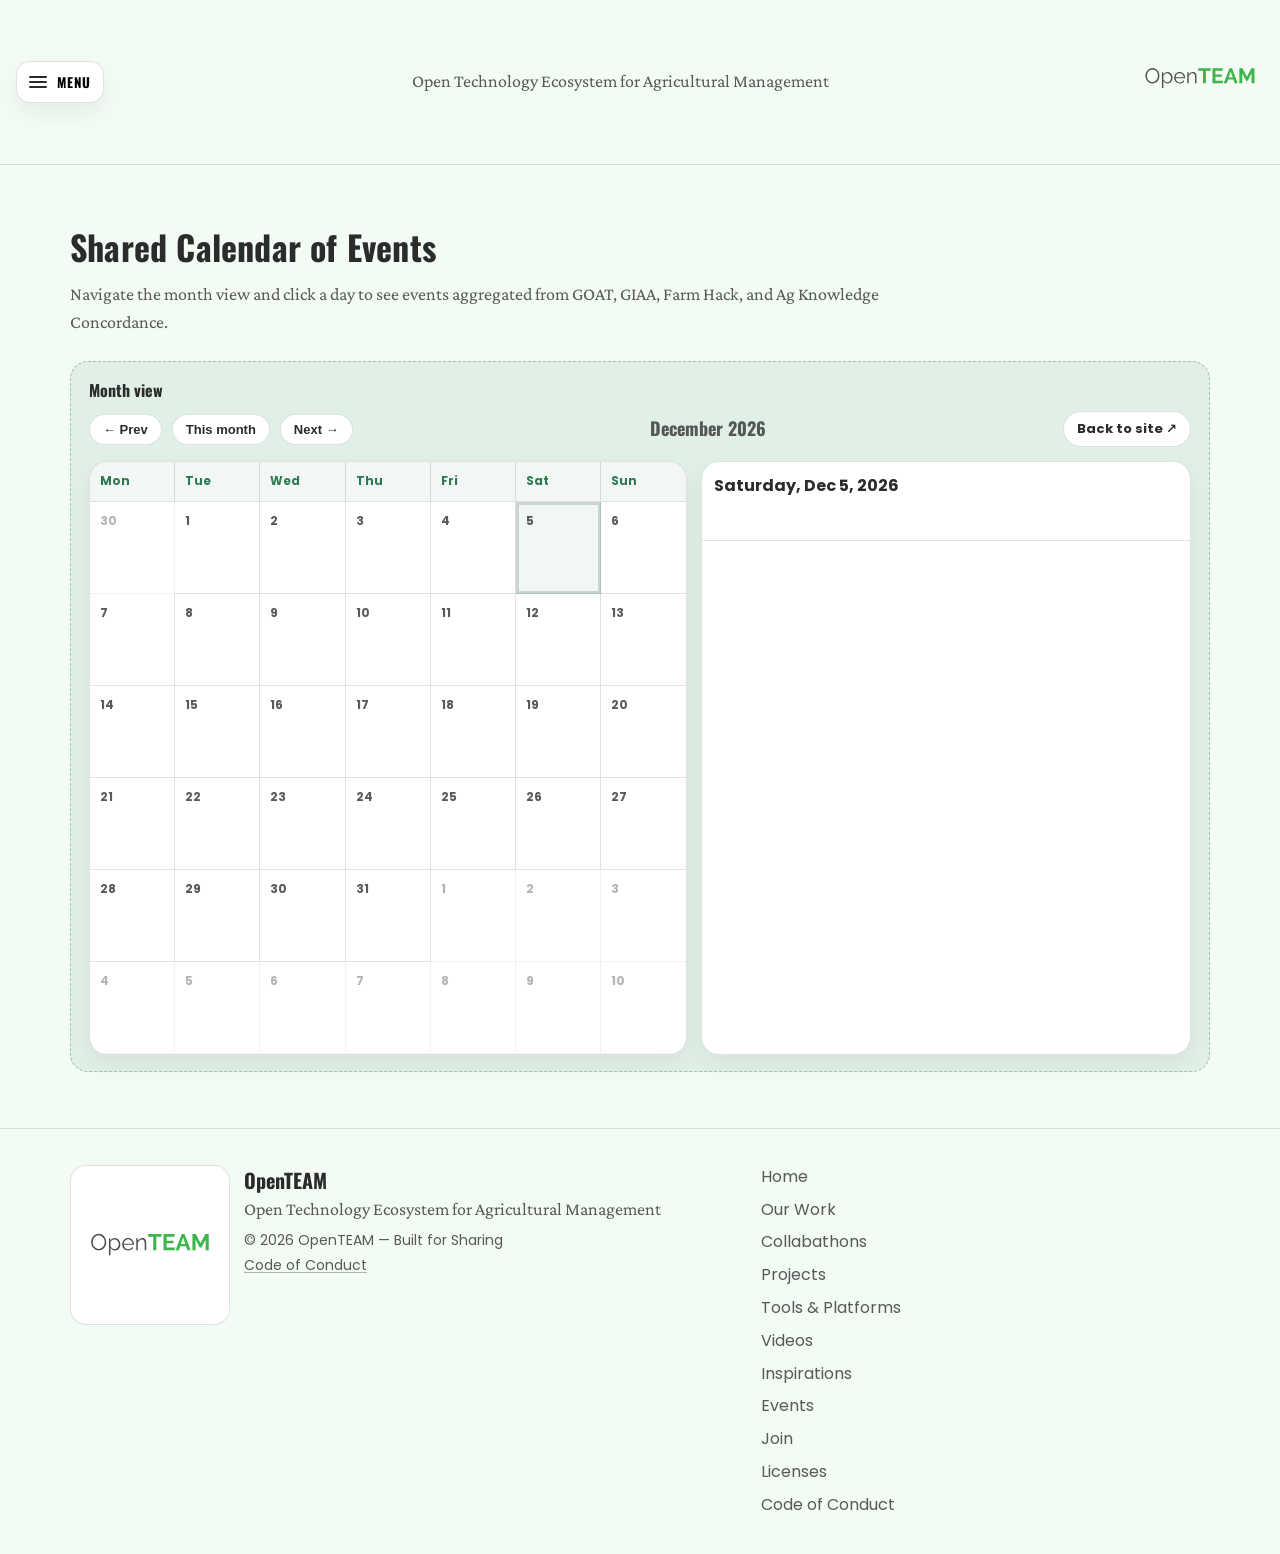
<file: calendar.html>
<!DOCTYPE html>

<html lang="en">
<head>
<meta charset="utf-8"/>
<meta content="width=device-width,initial-scale=1" name="viewport"/>
<title>OpenTEAM — Events Calendar</title>
<meta content="OpenTEAM is a collaborative ecosystem of open-source tools, data practices, and community convenings that help farmers, ranchers, and land stewards manage land regeneratively." name="description"/>
<meta content="OpenTEAM" property="og:title"/>
<meta content="Open Technology Ecosystem for Agricultural Management" property="og:description"/>
<meta content="assets/bg_malawi.jpg" property="og:image"/>
<meta content="summary_large_image" name="twitter:card"/>
<link href="https://fonts.googleapis.com" rel="preconnect"/>
<link crossorigin="" href="https://fonts.gstatic.com" rel="preconnect"/>
<link href="https://fonts.googleapis.com/css2?family=Oswald:wght@300;400;600;700&amp;family=Crimson+Pro:ital,wght@0,300;0,400;0,600;1,400&amp;family=Poppins:wght@300;400;500;600;700&amp;display=swap" rel="stylesheet"/>
<link href="styles.css" rel="stylesheet"/>
</head>
<body id="top">
<a class="skip-link" href="#main">Skip to content</a>
<!-- OEDP-inspired: sticky header + over-left drawer -->
<header class="nav-shell" role="banner">
<button aria-controls="drawer" aria-expanded="false" class="menu-button" id="menuButton">
<span aria-hidden="true" class="menu-icon"><span></span></span>
<span class="menu-label">MENU</span>
</button>
<div class="nav-title">
<div class="nav-title-text">Open Technology Ecosystem for Agricultural Management</div>
</div>
<div aria-hidden="true" class="nav-logo">
<img alt="" src="assets/openteam_logo.svg"/>
</div>
</header>
<aside aria-hidden="true" class="drawer" id="drawer">
<div class="drawer-inner">
<div class="drawer-top">
<div class="drawer-mark">
<img alt="OpenTEAM logo" src="assets/openteam_logo.svg"/>
</div>
<div class="drawer-vertical">OpenTEAM</div>
<button aria-label="Close menu" class="drawer-close" id="drawerClose">✕</button>
</div>
<nav aria-label="Site" class="drawer-links">
<a class="drawer-link" href="index.html">HOME</a>
<a class="drawer-link" href="index.html#initiatives">OUR WORK</a>
<a class="drawer-link" href="index.html#pilots">COLLABATHONS</a>
<a class="drawer-link" href="projects.html">PROJECTS</a>
<a class="drawer-link" href="index.html#library">TOOLS &amp; PLATFORMS</a>
<a class="drawer-link" href="videos.html">VIDEOS</a>
<a class="drawer-link" href="canonical-source-texts.html">INSPIRATIONS</a>
<a class="drawer-link" aria-current="page" href="calendar.html">EVENTS CALENDAR</a>
<a class="drawer-link" href="index.html#join">JOIN</a>
<a class="drawer-link" href="licenses.html">LICENSES</a>
<a class="drawer-link" href="code-of-conduct.html">CODE OF CONDUCT</a>
</nav>
<div class="drawer-meta">
<div class="drawer-meta-title">Contact</div>
<a class="drawer-meta-link" href="https://www.hylo.com/groups/openteam" rel="noopener" target="_blank">Connect on Hylo ↗</a>
</div>
</div>
</aside>
<div aria-hidden="true" class="scrim" id="scrim"></div>
<main id="main">
<section class="section" id="calendar-page">
<div class="container">
<div class="section-head">
<h2>Shared Calendar of Events</h2>
<p>Navigate the month view and click a day to see events aggregated from GOAT, GIAA, Farm Hack, and Ag Knowledge Concordance.</p>
</div>
<div class="callout" style="margin-top: 14px;">
<div class="callout-title">Month view</div>
<div class="callout-body">
<div class="calpage-nav" style="display:flex; justify-content:space-between; align-items:center; gap:12px; flex-wrap:wrap; margin: 8px 0 14px 0;">
<div style="display:flex; gap:10px; flex-wrap:wrap;">
<button class="btn small" id="calPrev" type="button">← Prev</button>
<button class="btn small" id="calToday" type="button">This month</button>
<button class="btn small" id="calNext" type="button">Next →</button>
</div>
<div id="calMonthTitle" style="font-family: Oswald; font-weight:700; font-size: 18px;">...</div>
<div style="display:flex; gap:10px; flex-wrap:wrap;">
<a class="btn small" href="index.html#events">Back to site ↗</a>
</div>
</div>
<div class="calpage-layout" style="display:grid; grid-template-columns: 1.1fr 0.9fr; gap: 14px;">
<div class="panel" style="padding:0; overflow:hidden;">
<div id="calDow" style="display:grid; grid-template-columns: repeat(7, minmax(0,1fr)); border-bottom:1px solid var(--border);"></div>
<div id="calGrid" style="display:grid; grid-template-columns: repeat(7, minmax(0,1fr));"></div>
</div>
<div class="panel" style="padding:0; overflow:hidden;">
<div style="padding: 12px 12px; border-bottom:1px solid var(--border);">
<div id="calDayTitle" style="font-weight:700;">Select a day</div>
<div class="muted" id="calDaySub" style="margin-top: 4px;">Events will appear here.</div>
</div>
<div id="calDayList" style="padding: 12px 12px; display:grid; gap: 10px;"></div>
</div>
</div>
</div>
</div>
</div>
</section>
<style>
    @media (max-width: 980px){
      .calpage-layout{ grid-template-columns: 1fr !important; }
    }
    .calcell{
      min-height: 92px;
      padding: 10px;
      border-right:1px solid var(--border);
      border-bottom:1px solid var(--border);
      cursor:pointer;
      background: #fff;
    }
    .calcell:nth-child(7n){ border-right:none; }
    .calcell.other{ opacity: .45; }
    .calcell.selected{ outline: 3px solid rgba(45,106,79,0.22); outline-offset: -3px; background: rgba(45,106,79,0.06); }
    .calnum{ font-size: 12px; font-weight:700; color: var(--muted); }
    .caldots{ display:flex; gap:6px; flex-wrap:wrap; margin-top: 8px; }
    .caldot{ width: 8px; height:8px; border-radius: 99px; background: rgba(43,43,43,0.18); }
    .caldow{
      padding: 10px;
      font-size: 12px;
      font-weight: 700;
      color: var(--accent);
      background: rgba(45,106,79,0.06);
      border-right:1px solid var(--border);
    }
    .caldow:nth-child(7){ border-right:none; }
    .evitem{ border: 1px solid var(--border); border-radius: 16px; padding: 12px; background:#fff; }
    .evitem-title{ font-weight:700; }
    .evitem-when{ margin-top: 6px; font-size: 12px; color: var(--muted); }
    .evitem-tags{ display:flex; gap: 8px; flex-wrap:wrap; margin-top: 10px; }
    .evitem a{ text-decoration:none; color: var(--accent); font-weight:700; }
    .evitem a:hover{ text-decoration:underline; }
  </style>
<script>
    (function(){
      const DOW = ['Mon','Tue','Wed','Thu','Fri','Sat','Sun'];
      const els = {
        monthTitle: document.getElementById('calMonthTitle'),
        dow: document.getElementById('calDow'),
        grid: document.getElementById('calGrid'),
        dayTitle: document.getElementById('calDayTitle'),
        daySub: document.getElementById('calDaySub'),
        dayList: document.getElementById('calDayList'),
        prev: document.getElementById('calPrev'),
        next: document.getElementById('calNext'),
        today: document.getElementById('calToday'),
      };

      let events = [];
      let cursor = startOfMonth(new Date());
      let selected = null;

      function startOfMonth(d){
        return new Date(Date.UTC(d.getUTCFullYear(), d.getUTCMonth(), 1));
      }
      function monthLabel(d){
        return d.toLocaleString(undefined, { month:'long', year:'numeric' });
      }
      function ymd(d){
        const yyyy = d.getUTCFullYear();
        const mm = String(d.getUTCMonth()+1).padStart(2,'0');
        const dd = String(d.getUTCDate()).padStart(2,'0');
        return `${yyyy}-${mm}-${dd}`;
      }
      function sameDay(a,b){ return ymd(a) === ymd(b); }

      function eventsOnDay(day){
        const k = ymd(day);
        return events.filter(e => (e.start||'').slice(0,10) === k)
          .sort((a,b)=> new Date(a.start).getTime() - new Date(b.start).getTime());
      }

      function renderSelected(){
        if(!selected) return;
        const evs = eventsOnDay(selected);
        els.dayTitle.textContent = selected.toLocaleString(undefined, { weekday:'long', year:'numeric', month:'short', day:'numeric' });
        els.daySub.textContent = evs.length ? `${evs.length} event(s)` : 'No events on this day.';
        els.dayList.innerHTML = evs.map(ev => {
          const t = new Date(ev.start).toLocaleTimeString(undefined, { hour:'2-digit', minute:'2-digit' });
          const tags = [ev.source, ...(ev.tags||[])].filter(Boolean).slice(0,4)
            .map(x=>`<span class="wg-pill">${escapeHtml(x)}</span>`).join('');
          return `
            <div class="evitem">
              <div class="evitem-title">${escapeHtml(ev.title||'Untitled event')}</div>
              <div class="evitem-when">${escapeHtml(t)}${ev.location ? ' • ' + escapeHtml(ev.location) : ''}</div>
              <div class="evitem-tags">${tags}</div>
              <div style="margin-top:10px;">${ev.url ? `<a href="${escapeHtml(ev.url)}" target="_blank" rel="noopener">Open event ↗</a>` : ''}</div>
            </div>`;
        }).join('');
      }

      function escapeHtml(s){
        return (s ?? '').toString()
          .replaceAll('&','&amp;')
          .replaceAll('<','&lt;')
          .replaceAll('>','&gt;')
          .replaceAll('"','&quot;')
          .replaceAll("'",'&#039;');
      }

      function render(){
        els.monthTitle.textContent = monthLabel(cursor);
        els.dow.innerHTML = DOW.map((d,i)=>`<div class="caldow">${d}</div>`).join('');

        const first = new Date(Date.UTC(cursor.getUTCFullYear(), cursor.getUTCMonth(), 1));
        const firstDow = (first.getUTCDay()+6)%7; // Mon=0
        const gridStart = new Date(first);
        gridStart.setUTCDate(first.getUTCDate() - firstDow);

        const days = [];
        for(let i=0;i<42;i++){
          const d = new Date(gridStart);
          d.setUTCDate(gridStart.getUTCDate()+i);
          days.push(d);
        }

        els.grid.innerHTML = days.map(d => {
          const isOther = d.getUTCMonth() !== cursor.getUTCMonth();
          const evs = eventsOnDay(d);
          const dots = evs.slice(0,5).map(()=>`<span class="caldot"></span>`).join('');
          const sel = selected && sameDay(d, selected);
          return `<div class="calcell ${isOther?'other':''} ${sel?'selected':''}" data-ymd="${ymd(d)}">
            <div class="calnum">${d.getUTCDate()}</div>
            <div class="caldots">${dots}</div>
          </div>`;
        }).join('');

        els.grid.querySelectorAll('.calcell').forEach(cell => {
          cell.addEventListener('click', () => {
            const [Y,M,D] = cell.getAttribute('data-ymd').split('-').map(Number);
            selected = new Date(Date.UTC(Y, M-1, D));
            renderSelected();
            render();
          });
        });

        if(!selected){
          const now = new Date();
          if(now.getUTCMonth()===cursor.getUTCMonth() && now.getUTCFullYear()===cursor.getUTCFullYear()){
            selected = new Date(Date.UTC(now.getUTCFullYear(), now.getUTCMonth(), now.getUTCDate()));
            renderSelected();
            render();
          }
        }
      }

      els.prev.addEventListener('click', () => { cursor = new Date(Date.UTC(cursor.getUTCFullYear(), cursor.getUTCMonth()-1, 1)); selected = null; render(); });
      els.next.addEventListener('click', () => { cursor = new Date(Date.UTC(cursor.getUTCFullYear(), cursor.getUTCMonth()+1, 1)); selected = null; render(); });
      els.today.addEventListener('click', () => { cursor = startOfMonth(new Date()); selected = null; render(); });

      fetch('data/events.json', { cache:'no-store' })
        .then(r => r.ok ? r.json() : Promise.reject(new Error('events.json not found')))
        .then(json => { events = Array.isArray(json) ? json : (json.items || []); render(); })
        .catch(err => { console.error(err); els.monthTitle.textContent = 'Could not load events.'; });
    })();
  </script>
</main>
<footer class="footer">
<div class="container footer-grid">
<div class="footer-brand">
<img alt="OpenTEAM logo" class="footer-logo" src="assets/openteam_logo.svg"/>
<div>
<div class="footer-title">OpenTEAM</div>
<div class="footer-subtitle">Open Technology Ecosystem for Agricultural Management</div>
<div class="footer-meta">© <span id="year"></span> OpenTEAM — Built for Sharing</div>
<div class="footer-meta" style="margin-top:4px;"><a href="code-of-conduct.html" style="color:inherit;">Code of Conduct</a></div>
</div>
</div>
<div class="footer-links">
<a href="index.html">Home</a>
<a href="index.html#initiatives">Our Work</a>
<a href="index.html#pilots">Collabathons</a>
<a href="projects.html">Projects</a>
<a href="index.html#library">Tools &amp; Platforms</a>
<a href="videos.html">Videos</a>
<a href="canonical-source-texts.html">Inspirations</a>
<a href="calendar.html">Events</a>
<a href="index.html#join">Join</a>
<a href="licenses.html">Licenses</a>
<a href="code-of-conduct.html">Code of Conduct</a>
</div>
</div>
</footer>
<script src="script.js"></script>
</body>
</html>
</file>
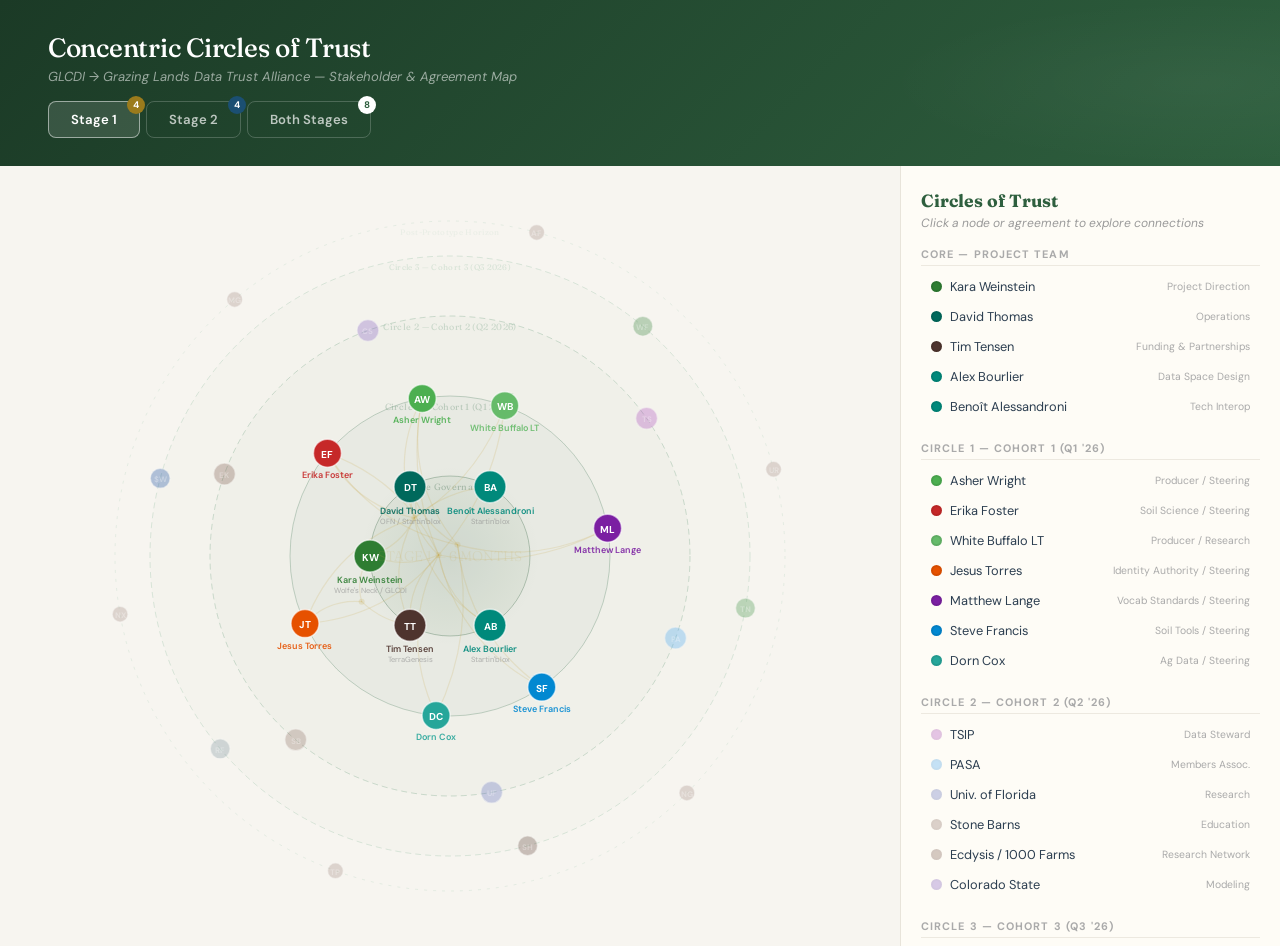
<file: Circles_of_Trust.html>
<!DOCTYPE html>
<html lang="en">
<head>
<meta charset="UTF-8">
<meta name="viewport" content="width=device-width, initial-scale=1.0">
<title>Circles of Trust — GLCDI Data Trust Alliance</title>
<style>
@import url('https://fonts.googleapis.com/css2?family=DM+Sans:ital,wght@0,400;0,500;0,700&family=Fraunces:ital,opsz,wght@0,9..144,300;0,9..144,500;0,9..144,700;1,9..144,400&display=swap');

*{margin:0;padding:0;box-sizing:border-box}
:root{
  --forest:#2E5F3E;--forest-deep:#1B3A26;--forest-light:#D5E8D5;--forest-pale:#EDF5ED;
  --gold:#9B7B1C;--gold-light:#FBF3D9;--gold-glow:rgba(201,168,76,.35);
  --blue:#1B4F72;--blue-light:#D6EAF8;--blue-glow:rgba(46,134,193,.3);
  --ember:#C0392B;--slate:#2C3E50;--warm:#F7F5F0;--parchment:#FEFCF6;
}
html{scroll-behavior:smooth}
body{font-family:'DM Sans',sans-serif;background:var(--warm);color:var(--slate);overflow-x:hidden}

/* ═══ HEADER ═══ */
header{background:linear-gradient(135deg,var(--forest-deep) 0%,var(--forest) 100%);
  padding:32px 48px 28px;position:relative;overflow:hidden}
header::after{content:'';position:absolute;top:0;right:0;width:400px;height:100%;
  background:radial-gradient(ellipse at 80% 50%,rgba(255,255,255,.04) 0%,transparent 70%)}
header h1{font-family:'Fraunces',serif;color:#fff;font-size:1.65rem;font-weight:500;letter-spacing:-.01em;line-height:1.2}
header .sub{color:rgba(255,255,255,.55);font-size:.82rem;margin-top:4px;font-style:italic}
.stage-toggle{display:flex;gap:6px;margin-top:16px}
.stage-btn{padding:9px 22px;border-radius:8px;border:1.5px solid rgba(255,255,255,.2);
  background:transparent;color:rgba(255,255,255,.7);font-family:'DM Sans',sans-serif;
  font-size:.82rem;font-weight:600;cursor:pointer;transition:all .25s;position:relative}
.stage-btn:hover{border-color:rgba(255,255,255,.4);color:#fff}
.stage-btn.active{background:rgba(255,255,255,.12);border-color:rgba(255,255,255,.5);color:#fff}
.stage-btn .badge{position:absolute;top:-6px;right:-6px;width:18px;height:18px;border-radius:50%;
  font-size:.6rem;display:flex;align-items:center;justify-content:center;font-weight:700}
.stage-btn[data-stage="1"] .badge{background:var(--gold);color:#fff}
.stage-btn[data-stage="2"] .badge{background:var(--blue);color:#fff}
.stage-btn[data-stage="both"] .badge{background:#fff;color:var(--forest)}

/* ═══ LAYOUT ═══ */
.layout{display:flex;min-height:calc(100vh - 120px)}
.viz-area{flex:1;display:flex;align-items:center;justify-content:center;padding:24px;position:relative}

/* ═══ SVG ═══ */
svg text{-webkit-user-select:none;user-select:none}

/* ═══ RING LABELS ═══ */
.ring-label{font-family:'Fraunces',serif;fill:var(--forest);opacity:.22;pointer-events:none;letter-spacing:.04em}

/* ═══ PANEL ═══ */
.panel{width:380px;min-width:380px;background:var(--parchment);border-left:1px solid #E8E4DA;
  padding:24px 20px;overflow-y:auto;max-height:calc(100vh - 120px);position:sticky;top:0;
  transition:width .3s}
.panel h2{font-family:'Fraunces',serif;font-size:1.1rem;color:var(--forest);margin-bottom:4px}
.panel .hint{font-size:.75rem;color:#999;margin-bottom:16px;font-style:italic}

.ring-section{margin-bottom:20px}
.ring-section h3{font-size:.68rem;text-transform:uppercase;letter-spacing:.1em;color:#aaa;
  margin-bottom:6px;padding-bottom:4px;border-bottom:1px solid #EDE9E0}

.actor-row{display:flex;align-items:center;gap:8px;padding:6px 10px;border-radius:6px;
  cursor:pointer;font-size:.8rem;transition:all .15s;margin-bottom:1px}
.actor-row:hover{background:var(--forest-pale)}
.actor-row.active{background:var(--forest);color:#fff}
.actor-row .dot{width:11px;height:11px;border-radius:50%;flex-shrink:0;border:2px solid rgba(0,0,0,.08)}
.actor-row .meta{margin-left:auto;font-size:.65rem;color:#aaa;white-space:nowrap}
.actor-row.active .meta{color:rgba(255,255,255,.6)}

.divider{height:1px;background:#EDE9E0;margin:16px 0}

/* ═══ AGREEMENT CARDS IN PANEL ═══ */
.acard{background:#fff;border-radius:10px;padding:14px 16px;margin-bottom:10px;
  border:1px solid #EDE9E0;cursor:pointer;transition:all .2s;position:relative}
.acard:hover{border-color:var(--forest-light);box-shadow:0 2px 12px rgba(0,0,0,.05)}
.acard.active{border-color:var(--forest);box-shadow:0 2px 16px rgba(46,95,62,.12)}
.acard .round-tag{display:inline-block;padding:2px 8px;border-radius:4px;font-size:.62rem;
  font-weight:700;text-transform:uppercase;letter-spacing:.04em;margin-bottom:6px}
.acard .round-tag.r1{background:var(--gold-light);color:var(--gold)}
.acard .round-tag.r2{background:var(--blue-light);color:var(--blue)}
.acard h4{font-family:'Fraunces',serif;font-size:.9rem;color:var(--forest);line-height:1.3;margin-bottom:4px}
.acard .actors-list{font-size:.7rem;color:#888;line-height:1.4}
.acard .expand{display:none;margin-top:10px;padding-top:10px;border-top:1px solid #EDE9E0;
  font-size:.78rem;color:#555;line-height:1.55}
.acard.active .expand{display:block}
.acard .expand strong{color:var(--forest)}
.acard .gameplay{background:var(--forest-pale);border-radius:6px;padding:8px 10px;margin-top:8px;
  font-size:.75rem;color:var(--forest);font-style:italic;line-height:1.45}

/* ═══ TOOLTIP ═══ */
.tip{position:fixed;z-index:500;background:var(--slate);color:#fff;padding:8px 14px;
  border-radius:7px;font-size:.76rem;max-width:280px;pointer-events:none;
  box-shadow:0 4px 20px rgba(0,0,0,.25);opacity:0;transition:opacity .12s;line-height:1.4}
.tip.show{opacity:1}

/* ═══ RESPONSIVE ═══ */
@media(max-width:1000px){
  .panel{width:320px;min-width:320px;font-size:.9em}
}
@media(max-width:800px){
  .layout{flex-direction:column}
  .panel{width:100%;min-width:unset;max-height:unset;position:relative;border-left:none;border-top:1px solid #E8E4DA}
}
</style>
</head>
<body>

<header>
  <h1>Concentric Circles of Trust</h1>
  <div class="sub">GLCDI → Grazing Lands Data Trust Alliance — Stakeholder & Agreement Map</div>
  <div class="stage-toggle">
    <button class="stage-btn active" data-stage="1">Stage 1<span class="badge">4</span></button>
    <button class="stage-btn" data-stage="2">Stage 2<span class="badge">4</span></button>
    <button class="stage-btn" data-stage="both">Both Stages<span class="badge">8</span></button>
  </div>
</header>

<div class="layout">
  <div class="viz-area">
    <svg id="viz" width="680" height="680"></svg>
  </div>
  <div class="panel" id="panel"></div>
</div>

<div class="tip" id="tip"></div>

<script>
// ═══════════════════════════════════════════════════════
// DATA MODEL
// ═══════════════════════════════════════════════════════
const CX=340, CY=340;
const RINGS=[
  {id:"core",  label:"Core Governance",  r:80,  stroke:"#2E5F3E", fill:"rgba(46,95,62,.06)", dash:""},
  {id:"c1",    label:"Circle 1 — Cohort 1 (Q1 2026)",r:160,stroke:"#4A7C5C",fill:"rgba(46,95,62,.035)",dash:""},
  {id:"c2",    label:"Circle 2 — Cohort 2 (Q2 2026)",r:240,stroke:"#6B9E7E",fill:"rgba(46,95,62,.02)",dash:"6,4"},
  {id:"c3",    label:"Circle 3 — Cohort 3 (Q3 2026)",r:300,stroke:"#8FBD9F",fill:"rgba(46,95,62,.012)",dash:"6,4"},
  {id:"horizon",label:"Post-Prototype Horizon",     r:335,stroke:"#B5D4BF",fill:"none",dash:"3,6"},
];

// Actors placed by ring + angle
const actors=[
  // ─── CORE: Project Team + Steering Committee ───
  {id:"kara",  name:"Kara Weinstein",    short:"KW",org:"Wolfe's Neck / GLCDI",role:"Project Direction",ring:"core",angle:270,color:"#2E7D32"},
  {id:"david", name:"David Thomas",      short:"DT",org:"OFN / Startin'blox",role:"Operations",ring:"core",angle:330,color:"#00695C"},
  {id:"tim",   name:"Tim Tensen",        short:"TT",org:"TerraGenesis",role:"Funding & Partnerships",ring:"core",angle:210,color:"#4E342E"},
  {id:"alex",  name:"Alex Bourlier",     short:"AB",org:"Startin'blox",role:"Data Space Design",ring:"core",angle:150,color:"#00897B"},
  {id:"benoit",name:"Benoît Alessandroni",short:"BA",org:"Startin'blox",role:"Tech Interop",ring:"core",angle:30,color:"#00897B"},

  // ─── CIRCLE 1: Confirmed prototype participants + Steering ───
  {id:"asher", name:"Asher Wright",      short:"AW",org:"Caney Fork Farms",role:"Producer / Steering",ring:"c1",angle:350,color:"#4CAF50"},
  {id:"erika", name:"Erika Foster",      short:"EF",org:"Point Blue",role:"Soil Science / Steering",ring:"c1",angle:310,color:"#C62828"},
  {id:"wblt",  name:"White Buffalo LT",  short:"WB",org:"Jalama Canyon Ranch",role:"Producer / Research",ring:"c1",angle:20,color:"#66BB6A"},
  {id:"jesus", name:"Jesus Torres",      short:"JT",org:"Entidad",role:"Identity Authority / Steering",ring:"c1",angle:245,color:"#E65100"},
  {id:"matthew",name:"Matthew Lange",    short:"ML",org:"IC-FOODS",role:"Vocab Standards / Steering",ring:"c1",angle:80,color:"#7B1FA2"},
  {id:"steve", name:"Steve Francis",     short:"SF",org:"Terraso / Land PKS",role:"Soil Tools / Steering",ring:"c1",angle:145,color:"#0288D1"},
  {id:"dorn",  name:"Dorn Cox",          short:"DC",org:"OpenTEAM",role:"Ag Data / Steering",ring:"c1",angle:185,color:"#26A69A"},

  // ─── CIRCLE 2: Cohort 2 (anticipated) ───
  {id:"tsip",  name:"TSIP",              short:"TS",org:"Soil Inventory Project",role:"Data Steward",ring:"c2",angle:55,color:"#AB47BC"},
  {id:"pasa",  name:"PASA",              short:"PA",org:"Sustainable Ag",role:"Members Assoc.",ring:"c2",angle:110,color:"#42A5F5"},
  {id:"ufl",   name:"Univ. of Florida",  short:"UF",org:"Joel Harley Lab",role:"Research",ring:"c2",angle:170,color:"#5C6BC0"},
  {id:"stonebarns",name:"Stone Barns",   short:"SB",org:"Food & Agriculture",role:"Education",ring:"c2",angle:220,color:"#8D6E63"},
  {id:"ecdysis",name:"Ecdysis / 1000 Farms",short:"EK",org:"Ecdysis Foundation",role:"Research Network",ring:"c2",angle:290,color:"#795548"},
  {id:"csu",   name:"Colorado State",    short:"CS",org:"Soil Carbon Solutions",role:"Modeling",ring:"c2",angle:340,color:"#7E57C2"},

  // ─── CIRCLE 3: Cohort 3 (institutional stress-test) ───
  {id:"wwf",   name:"WWF",               short:"WF",org:"World Wildlife Fund",role:"NGO",ring:"c3",angle:40,color:"#2E7D32"},
  {id:"tnc",   name:"TNC",               short:"TN",org:"Nature Conservancy",role:"NGO",ring:"c3",angle:100,color:"#388E3C"},
  {id:"shi",   name:"Soil Health Inst.",  short:"SH",org:"Soil Health Institute",role:"Standards Body",ring:"c3",angle:165,color:"#5D4037"},
  {id:"raft",  name:"Raft Foundation",    short:"RF",org:"Fiscal Sponsor",role:"Legal Home",ring:"c3",angle:230,color:"#78909C"},
  {id:"walmart",name:"Walmart Foundation",short:"$W",org:"Funder",role:"Funder",ring:"c3",angle:285,color:"#0D47A1"},

  // ─── HORIZON ───
  {id:"aft",   name:"American Farmland Trust",short:"AF",org:"Producer Network",role:"Post-Prototype",ring:"horizon",angle:15,color:"#A1887F"},
  {id:"ursb",  name:"US Roundtable SB",  short:"UR",org:"Sustainable Beef",role:"Post-Prototype",ring:"horizon",angle:75,color:"#A1887F"},
  {id:"nglc",  name:"Nat'l Grazing Lands",short:"NG",org:"Coalition",role:"Post-Prototype",ring:"horizon",angle:135,color:"#A1887F"},
  {id:"tribal",name:"Tribal Partners",   short:"TP",org:"Indigenous Communities",role:"Post-Prototype",ring:"horizon",angle:200,color:"#A1887F"},
  {id:"naturex",name:"NatureX Foundation",short:"NX",org:"Institutional Host?",role:"Post-Prototype",ring:"horizon",angle:260,color:"#A1887F"},
  {id:"metagov",name:"Metagov / CGO WG", short:"MG",org:"Governance Research",role:"Observer",ring:"horizon",angle:320,color:"#A1887F"},
];

const opportunities=[
  // ─── STAGE 1 (Round 1: 6 months) ───
  {id:"vocab",round:1,title:"Data Vocabulary & Label Concordance",
    actors:["matthew","asher","erika","steve","david","dorn"],
    desc:"Shared vocabulary pilot: farms adopt IC-FOODS vocabularies, Matthew incorporates folksonomies, Erika's Common Farm Convention bridges, David integrates via semantic API.",
    gameplay:"Lowest-friction first agreement. Feeds Blueprint's standardization activity."},
  {id:"trust",round:1,title:"Trust-Building Protocols & Social Ceremony",
    actors:["kara","tim","david","asher","erika","jesus","matthew","steve","alex","wblt","dorn"],
    desc:"Facilitated trust-building (Polycentricity Game sessions, social biographies, shared meals) before any MOU is signed. Copyfair conditional licensing based on demonstrated participation.",
    gameplay:"Prerequisite for all others. Aligns with Cohort 1 MOU development (Blueprint Q1)."},
  {id:"prototype",round:1,title:"GLCDI Data Space Prototype Launch",
    actors:["david","kara","tim","alex","benoit","erika","asher","wblt","jesus"],
    desc:"Deploy Startin'blox connector architecture with Cohort 1. Entidad as identity authority. TSIP connected as first service consumer. v0 Trust Framework produced.",
    gameplay:"THE Blueprint prototype. Constitutional convention per Data Trust Plan."},
  {id:"wallet",round:1,title:"Farmworker Wallet Pilot",
    actors:["jesus","kara","tim"],
    desc:"Pilot verified work history tool with 50–100 farmworkers across 2–3 regions. GPS-verified credentials owned by workers in decentralized wallets.",
    gameplay:"Tests data sovereignty for most vulnerable community. Stress-tests identity infrastructure."},

  // ─── STAGE 2 (Round 2: 12 months) ───
  {id:"decision",round:2,title:"Farmer-Facing Decision Support Commons",
    actors:["asher","matthew","steve","erika","david","tsip","csu"],
    desc:"Federate existing tools (Land PKS, TSIP, Point Blue monitoring, IC-FOODS certification engine) into coherent farmer experience via shared connectors and vocabulary layer.",
    gameplay:"Builds on vocabulary concordance. Blueprint's 'SaaS Services' vision realized."},
  {id:"royalties",round:2,title:"Reciprocal Research & Data Royalties",
    actors:["asher","matthew","jesus","erika","tim","kara","david"],
    desc:"Copyfair conditional use licensing: contributors receive tools + co-authorship. Commercial users contribute financially. Data royalties model inspired by Jesus's music industry background.",
    gameplay:"Governance backbone. Operationalizes Blueprint's membership model."},
  {id:"sovereignty",round:2,title:"Decentralized Data Sovereignty Architecture",
    actors:["jesus","kara","matthew","steve","tim","david","alex","benoit","dorn"],
    desc:"Federated data trust: each node keeps sovereignty, contributes metadata to discovery layer. Verifiable credentials for identity. Connectors enforce policies. Tim's Regenerative Rubber Alliance handoff as model.",
    gameplay:"Most technically ambitious. Depends on all Stage 1 agreements being underway."},
  {id:"funding",round:2,title:"Coordinated Funding & Institutional Hosting",
    actors:["kara","tim","erika","david","raft","walmart","naturex"],
    desc:"Shared value propositions by funder type. Evaluate Raft Foundation as fiscal sponsor (Data Trust Plan Layer 1). Present network as coherent ecosystem. Transition planning toward organizational autonomy.",
    gameplay:"Without this, all others remain grant-dependent. Data Trust Plan's Layer 1."},
];

// ═══════════════════════════════════════════════════════
// GEOMETRY HELPERS
// ═══════════════════════════════════════════════════════
function ringR(ringId){ return RINGS.find(r=>r.id===ringId)?.r || 0; }
function actorPos(a){
  const r=ringR(a.ring);
  const rad=(a.angle-90)*Math.PI/180;
  return {x:CX+r*Math.cos(rad), y:CY+r*Math.sin(rad)};
}
function arcPath(x1,y1,x2,y2,bulge=.25){
  const mx=(x1+x2)/2, my=(y1+y2)/2;
  const dx=x2-x1, dy=y2-y1;
  const nx=-dy*bulge, ny=dx*bulge;
  return `M${x1},${y1} Q${mx+nx},${my+ny} ${x2},${y2}`;
}

// ═══════════════════════════════════════════════════════
// STATE
// ═══════════════════════════════════════════════════════
let stage="1";
let hoveredActor=null;
let selectedOpp=null;
const svg=document.getElementById("viz");
const panel=document.getElementById("panel");
const tip=document.getElementById("tip");

// ═══════════════════════════════════════════════════════
// RENDER
// ═══════════════════════════════════════════════════════
function render(){
  svg.innerHTML="";
  const visibleRounds=stage==="both"?[1,2]:stage==="1"?[1]:[2];
  const visOpps=opportunities.filter(o=>visibleRounds.includes(o.round));
  const oppActorIds=new Set();
  visOpps.forEach(o=>o.actors.forEach(a=>oppActorIds.add(a)));

  // ── Defs ──
  const defs=el("defs");
  // Radial gradient for center glow
  const rg=el("radialGradient",{id:"coreGlow",cx:"50%",cy:"50%",r:"50%"});
  rg.appendChild(el("stop",{offset:"0%","stop-color":"#2E5F3E","stop-opacity":".08"}));
  rg.appendChild(el("stop",{offset:"100%","stop-color":"#2E5F3E","stop-opacity":"0"}));
  defs.appendChild(rg);
  // Arc glow filters
  ["gold","blue"].forEach(c=>{
    const f=el("filter",{id:c+"Glow",x:"-20%",y:"-20%",width:"140%",height:"140%"});
    f.appendChild(el("feGaussianBlur",{in:"SourceGraphic",stdDeviation:"3",result:"blur"}));
    const merge=el("feMerge");
    merge.appendChild(el("feMergeNode",{in:"blur"}));
    merge.appendChild(el("feMergeNode",{in:"SourceGraphic"}));
    f.appendChild(merge);
    defs.appendChild(f);
  });
  svg.appendChild(defs);

  // ── Center glow ──
  svg.appendChild(el("circle",{cx:CX,cy:CY,r:90,fill:"url(#coreGlow)"}));

  // ── Concentric rings ──
  RINGS.forEach(ring=>{
    svg.appendChild(el("circle",{cx:CX,cy:CY,r:ring.r,fill:ring.fill,stroke:ring.stroke,
      "stroke-width":"1","stroke-dasharray":ring.dash||"none","stroke-opacity":".3"}));
    // Label on ring
    if(ring.label){
      const t=el("text",{x:CX,y:CY-ring.r+14,"text-anchor":"middle",
        "font-size":ring.r>280?"8":"9","font-family":"'Fraunces',serif",
        fill:ring.stroke,opacity:ring.r>300?".2":".3",
        "letter-spacing":".04em"});
      t.textContent=ring.label;
      svg.appendChild(t);
    }
  });

  // ── Agreement arcs (BEHIND nodes) ──
  const arcGroup=el("g");
  visOpps.forEach(opp=>{
    const pts=opp.actors.map(id=>actors.find(a=>a.id===id)).filter(Boolean).map(a=>({...a,...actorPos(a)}));
    if(pts.length<2) return;
    const isActive=selectedOpp===opp.id;
    const color=opp.round===1?"#C9A84C":"#2980B9";
    const glowId=opp.round===1?"goldGlow":"blueGlow";
    const opacity=selectedOpp?(isActive?.55:.04):.18;
    const width=isActive?2.5:1.2;

    // Draw arcs between all pairs (but cleverly - just sequential + hub)
    // Use centroid as implicit hub
    const cx2=pts.reduce((s,p)=>s+p.x,0)/pts.length;
    const cy2=pts.reduce((s,p)=>s+p.y,0)/pts.length;

    pts.forEach(p=>{
      const bulge=.15+Math.random()*.1;
      const path=el("path",{d:arcPath(cx2,cy2,p.x,p.y,bulge*(Math.random()>.5?1:-1)),
        fill:"none",stroke:color,"stroke-width":width,opacity:opacity,
        "stroke-linecap":"round"});
      if(isActive) path.setAttribute("filter",`url(#${glowId})`);
      arcGroup.appendChild(path);
    });

    // Centroid marker
    const cMark=el("circle",{cx:cx2,cy:cy2,r:isActive?5:3,fill:color,opacity:isActive?.7:.2});
    cMark.style.cursor="pointer";
    cMark.addEventListener("click",()=>{selectedOpp=selectedOpp===opp.id?null:opp.id;render();renderPanel();});
    cMark.addEventListener("mouseenter",ev=>showTip(ev,opp.title+(opp.round===1?" (Stage 1)":" (Stage 2)")));
    cMark.addEventListener("mouseleave",hideTip);
    arcGroup.appendChild(cMark);

    // Tiny label near centroid
    if(isActive){
      const lb=el("text",{x:cx2,y:cy2-9,"text-anchor":"middle","font-size":"8",
        "font-family":"'DM Sans',sans-serif","font-weight":"600",fill:color,opacity:".8"});
      lb.textContent=opp.title.length>30?opp.title.substring(0,28)+"…":opp.title;
      lb.style.pointerEvents="none";
      arcGroup.appendChild(lb);
    }
  });
  svg.appendChild(arcGroup);

  // ── Actor nodes ──
  const nodeGroup=el("g");
  actors.forEach(a=>{
    const pos=actorPos(a);
    const inOpp=oppActorIds.has(a.id);
    const ringObj=RINGS.find(r=>r.id===a.ring);
    const baseR=a.ring==="core"?16:a.ring==="c1"?14:a.ring==="c2"?11:a.ring==="c3"?10:8;
    const isHovered=hoveredActor===a.id;
    const isInSelected=selectedOpp && opportunities.find(o=>o.id===selectedOpp)?.actors.includes(a.id);
    const opacity=selectedOpp?(isInSelected?1:.15):(inOpp?1:.3);

    const g=el("g");
    g.style.cursor="pointer";

    // Hover glow
    if(isHovered||isInSelected){
      g.appendChild(el("circle",{cx:pos.x,cy:pos.y,r:baseR+5,fill:"none",
        stroke:a.color,"stroke-width":"1.5",opacity:".3"}));
    }

    // Main circle
    g.appendChild(el("circle",{cx:pos.x,cy:pos.y,r:baseR,fill:a.color,opacity:opacity,
      stroke:"rgba(255,255,255,.6)","stroke-width":"1.5"}));

    // Initials
    const txt=el("text",{x:pos.x,y:pos.y+1,"text-anchor":"middle","dominant-baseline":"central",
      "font-size":baseR>12?"10":"8","font-weight":"700",fill:"#fff",opacity:opacity,
      "font-family":"'DM Sans',sans-serif"});
    txt.textContent=a.short;
    txt.style.pointerEvents="none";
    g.appendChild(txt);

    // Name label (only for core + c1, or if hovered/selected)
    if(a.ring==="core"||a.ring==="c1"||isHovered||isInSelected){
      const nameEl=el("text",{x:pos.x,y:pos.y+baseR+11,"text-anchor":"middle",
        "font-size":"9","font-weight":"600",fill:a.color,opacity:opacity*.9,
        "font-family":"'DM Sans',sans-serif"});
      nameEl.textContent=a.name;
      nameEl.style.pointerEvents="none";
      g.appendChild(nameEl);

      if(a.ring==="core"){
        const orgEl=el("text",{x:pos.x,y:pos.y+baseR+21,"text-anchor":"middle",
          "font-size":"7.5",fill:"#888",opacity:opacity*.6,
          "font-family":"'DM Sans',sans-serif"});
        orgEl.textContent=a.org;
        orgEl.style.pointerEvents="none";
        g.appendChild(orgEl);
      }
    }

    g.addEventListener("mouseenter",ev=>{
      hoveredActor=a.id;
      const myOpps=visOpps.filter(o=>o.actors.includes(a.id));
      const oppList=myOpps.map(o=>`${o.round===1?"①":"②"} ${o.title}`).join("\n");
      showTip(ev,`${a.name}\n${a.org} — ${a.role}${myOpps.length?"\n─────\n"+oppList:""}`);
      render();
    });
    g.addEventListener("mouseleave",()=>{hoveredActor=null;hideTip();render();});
    g.addEventListener("click",()=>{
      // Find first opp containing this actor
      const myOpp=visOpps.find(o=>o.actors.includes(a.id));
      if(myOpp){selectedOpp=selectedOpp===myOpp.id?null:myOpp.id;render();renderPanel();}
    });

    nodeGroup.appendChild(g);
  });
  svg.appendChild(nodeGroup);

  // ── Stage label watermark ──
  const stageLabel=el("text",{x:CX,y:CY,"text-anchor":"middle","dominant-baseline":"central",
    "font-family":"'Fraunces',serif","font-size":"14","font-weight":"300",
    fill:stage==="1"?"#C9A84C":stage==="2"?"#2980B9":"#666",opacity:".15"});
  stageLabel.textContent=stage==="1"?"STAGE 1 — 6 MONTHS":stage==="2"?"STAGE 2 — 12 MONTHS":"STAGES 1 & 2";
  svg.appendChild(stageLabel);
}

// ═══════════════════════════════════════════════════════
// PANEL
// ═══════════════════════════════════════════════════════
function renderPanel(){
  const visibleRounds=stage==="both"?[1,2]:stage==="1"?[1]:[2];
  const visOpps=opportunities.filter(o=>visibleRounds.includes(o.round));

  let html=`<h2>Circles of Trust</h2>
  <div class="hint">Click a node or agreement to explore connections</div>`;

  // Ring legend
  const ringGroups=[
    {ring:"core",label:"Core — Project Team",actors:actors.filter(a=>a.ring==="core")},
    {ring:"c1",label:"Circle 1 — Cohort 1 (Q1 '26)",actors:actors.filter(a=>a.ring==="c1")},
    {ring:"c2",label:"Circle 2 — Cohort 2 (Q2 '26)",actors:actors.filter(a=>a.ring==="c2")},
    {ring:"c3",label:"Circle 3 — Cohort 3 (Q3 '26)",actors:actors.filter(a=>a.ring==="c3")},
    {ring:"horizon",label:"Post-Prototype Horizon",actors:actors.filter(a=>a.ring==="horizon")},
  ];
  ringGroups.forEach(rg=>{
    html+=`<div class="ring-section"><h3>${rg.label}</h3>`;
    rg.actors.forEach(a=>{
      const inOpp=visOpps.some(o=>o.actors.includes(a.id));
      const isInSelected=selectedOpp && opportunities.find(o=>o.id===selectedOpp)?.actors.includes(a.id);
      html+=`<div class="actor-row${isInSelected?' active':''}" data-id="${a.id}">
        <span class="dot" style="background:${a.color}${inOpp?'':';opacity:.3'}"></span>
        ${a.name}<span class="meta">${a.role}</span></div>`;
    });
    html+=`</div>`;
  });

  html+=`<div class="divider"></div>`;

  // Agreements
  const r1=visOpps.filter(o=>o.round===1);
  const r2=visOpps.filter(o=>o.round===2);

  if(r1.length){
    html+=`<div class="ring-section"><h3>Stage 1 — Foundation (6 months)</h3>`;
    r1.forEach(o=>{
      const actorNames=o.actors.map(id=>{const a=actors.find(a=>a.id===id);return a?a.name:id}).join(", ");
      html+=`<div class="acard${selectedOpp===o.id?' active':''}" data-opp="${o.id}">
        <span class="round-tag r1">Stage 1</span>
        <h4>${o.title}</h4>
        <div class="actors-list">${actorNames}</div>
        <div class="expand">
          <p>${o.desc}</p>
          <div class="gameplay">💡 ${o.gameplay}</div>
        </div>
      </div>`;
    });
    html+=`</div>`;
  }

  if(r2.length){
    html+=`<div class="ring-section"><h3>Stage 2 — Scale (12 months)</h3>`;
    r2.forEach(o=>{
      const actorNames=o.actors.map(id=>{const a=actors.find(a=>a.id===id);return a?a.name:id}).join(", ");
      html+=`<div class="acard${selectedOpp===o.id?' active':''}" data-opp="${o.id}">
        <span class="round-tag r2">Stage 2</span>
        <h4>${o.title}</h4>
        <div class="actors-list">${actorNames}</div>
        <div class="expand">
          <p>${o.desc}</p>
          <div class="gameplay">💡 ${o.gameplay}</div>
        </div>
      </div>`;
    });
    html+=`</div>`;
  }

  panel.innerHTML=html;

  // Bind panel events
  panel.querySelectorAll(".acard").forEach(el=>{
    el.addEventListener("click",()=>{
      const id=el.dataset.opp;
      selectedOpp=selectedOpp===id?null:id;
      render();renderPanel();
      // Scroll card into view
      setTimeout(()=>{
        const active=panel.querySelector(".acard.active");
        if(active) active.scrollIntoView({behavior:"smooth",block:"nearest"});
      },50);
    });
  });

  panel.querySelectorAll(".actor-row").forEach(el=>{
    el.addEventListener("mouseenter",()=>{hoveredActor=el.dataset.id;render();});
    el.addEventListener("mouseleave",()=>{hoveredActor=null;render();});
    el.addEventListener("click",()=>{
      const id=el.dataset.id;
      const visibleRounds2=stage==="both"?[1,2]:stage==="1"?[1]:[2];
      const visOpps2=opportunities.filter(o=>visibleRounds2.includes(o.round));
      const myOpp=visOpps2.find(o=>o.actors.includes(id));
      if(myOpp){selectedOpp=selectedOpp===myOpp.id?null:myOpp.id;render();renderPanel();}
    });
  });
}

// ═══════════════════════════════════════════════════════
// HELPERS
// ═══════════════════════════════════════════════════════
function el(tag,attrs){
  const e=document.createElementNS("http://www.w3.org/2000/svg",tag);
  if(attrs) Object.entries(attrs).forEach(([k,v])=>e.setAttribute(k,String(v)));
  return e;
}
function showTip(ev,text){
  tip.textContent=text;tip.style.whiteSpace="pre-line";
  tip.classList.add("show");
  const x=Math.min(ev.clientX+14,window.innerWidth-290);
  tip.style.left=x+"px";tip.style.top=(ev.clientY-10)+"px";
}
function hideTip(){tip.classList.remove("show")}

// ═══════════════════════════════════════════════════════
// STAGE TOGGLE
// ═══════════════════════════════════════════════════════
document.querySelectorAll(".stage-btn").forEach(btn=>{
  btn.addEventListener("click",()=>{
    document.querySelectorAll(".stage-btn").forEach(b=>b.classList.remove("active"));
    btn.classList.add("active");
    stage=btn.dataset.stage;
    selectedOpp=null;
    render();renderPanel();
  });
});

// ═══════════════════════════════════════════════════════
// INIT
// ═══════════════════════════════════════════════════════
render();
renderPanel();
</script>
</body>
</html>
</file>
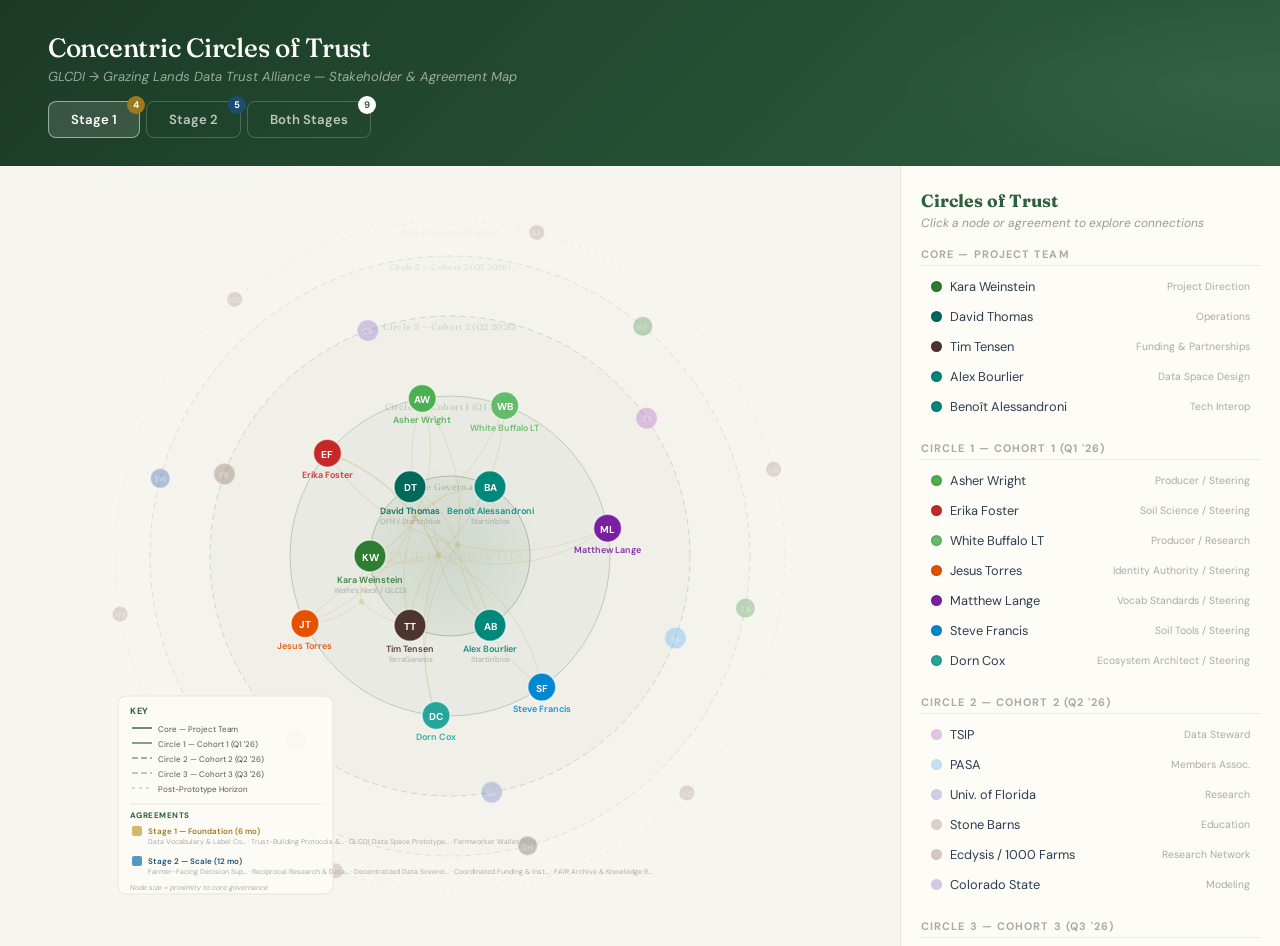
<file: Circles_of_Trust3.html>
<!DOCTYPE html>
<html lang="en">
<head>
<meta charset="UTF-8">
<meta name="viewport" content="width=device-width, initial-scale=1.0">
<title>Circles of Trust — GLCDI Data Trust Alliance</title>
<style>
@import url('https://fonts.googleapis.com/css2?family=DM+Sans:ital,wght@0,400;0,500;0,700&family=Fraunces:ital,opsz,wght@0,9..144,300;0,9..144,500;0,9..144,700;1,9..144,400&display=swap');

*{margin:0;padding:0;box-sizing:border-box}
:root{
  --forest:#2E5F3E;--forest-deep:#1B3A26;--forest-light:#D5E8D5;--forest-pale:#EDF5ED;
  --gold:#9B7B1C;--gold-light:#FBF3D9;--gold-glow:rgba(201,168,76,.35);
  --blue:#1B4F72;--blue-light:#D6EAF8;--blue-glow:rgba(46,134,193,.3);
  --ember:#C0392B;--slate:#2C3E50;--warm:#F7F5F0;--parchment:#FEFCF6;
}
html{scroll-behavior:smooth}
body{font-family:'DM Sans',sans-serif;background:var(--warm);color:var(--slate);overflow-x:hidden}

/* ═══ HEADER ═══ */
header{background:linear-gradient(135deg,var(--forest-deep) 0%,var(--forest) 100%);
  padding:32px 48px 28px;position:relative;overflow:hidden}
header::after{content:'';position:absolute;top:0;right:0;width:400px;height:100%;
  background:radial-gradient(ellipse at 80% 50%,rgba(255,255,255,.04) 0%,transparent 70%)}
header h1{font-family:'Fraunces',serif;color:#fff;font-size:1.65rem;font-weight:500;letter-spacing:-.01em;line-height:1.2}
header .sub{color:rgba(255,255,255,.55);font-size:.82rem;margin-top:4px;font-style:italic}
.stage-toggle{display:flex;gap:6px;margin-top:16px}
.stage-btn{padding:9px 22px;border-radius:8px;border:1.5px solid rgba(255,255,255,.2);
  background:transparent;color:rgba(255,255,255,.7);font-family:'DM Sans',sans-serif;
  font-size:.82rem;font-weight:600;cursor:pointer;transition:all .25s;position:relative}
.stage-btn:hover{border-color:rgba(255,255,255,.4);color:#fff}
.stage-btn.active{background:rgba(255,255,255,.12);border-color:rgba(255,255,255,.5);color:#fff}
.stage-btn .badge{position:absolute;top:-6px;right:-6px;width:18px;height:18px;border-radius:50%;
  font-size:.6rem;display:flex;align-items:center;justify-content:center;font-weight:700}
.stage-btn[data-stage="1"] .badge{background:var(--gold);color:#fff}
.stage-btn[data-stage="2"] .badge{background:var(--blue);color:#fff}
.stage-btn[data-stage="both"] .badge{background:#fff;color:var(--forest)}

/* ═══ LAYOUT ═══ */
.layout{display:flex;min-height:calc(100vh - 120px)}
.viz-area{flex:1;display:flex;align-items:center;justify-content:center;padding:24px;position:relative}

/* ═══ SVG ═══ */
svg text{-webkit-user-select:none;user-select:none}

/* ═══ RING LABELS ═══ */
.ring-label{font-family:'Fraunces',serif;fill:var(--forest);opacity:.22;pointer-events:none;letter-spacing:.04em}

/* ═══ PANEL ═══ */
.panel{width:380px;min-width:380px;background:var(--parchment);border-left:1px solid #E8E4DA;
  padding:24px 20px;overflow-y:auto;max-height:calc(100vh - 120px);position:sticky;top:0;
  transition:width .3s}
.panel h2{font-family:'Fraunces',serif;font-size:1.1rem;color:var(--forest);margin-bottom:4px}
.panel .hint{font-size:.75rem;color:#999;margin-bottom:16px;font-style:italic}

.ring-section{margin-bottom:20px}
.ring-section h3{font-size:.68rem;text-transform:uppercase;letter-spacing:.1em;color:#aaa;
  margin-bottom:6px;padding-bottom:4px;border-bottom:1px solid #EDE9E0}

.actor-row{display:flex;align-items:center;gap:8px;padding:6px 10px;border-radius:6px;
  cursor:pointer;font-size:.8rem;transition:all .15s;margin-bottom:1px}
.actor-row:hover{background:var(--forest-pale)}
.actor-row.active{background:var(--forest);color:#fff}
.actor-row .dot{width:11px;height:11px;border-radius:50%;flex-shrink:0;border:2px solid rgba(0,0,0,.08)}
.actor-row .meta{margin-left:auto;font-size:.65rem;color:#aaa;white-space:nowrap}
.actor-row.active .meta{color:rgba(255,255,255,.6)}

.divider{height:1px;background:#EDE9E0;margin:16px 0}

/* ═══ AGREEMENT CARDS IN PANEL ═══ */
.acard{background:#fff;border-radius:10px;padding:14px 16px;margin-bottom:10px;
  border:1px solid #EDE9E0;cursor:pointer;transition:all .2s;position:relative}
.acard:hover{border-color:var(--forest-light);box-shadow:0 2px 12px rgba(0,0,0,.05)}
.acard.active{border-color:var(--forest);box-shadow:0 2px 16px rgba(46,95,62,.12)}
.acard .round-tag{display:inline-block;padding:2px 8px;border-radius:4px;font-size:.62rem;
  font-weight:700;text-transform:uppercase;letter-spacing:.04em;margin-bottom:6px}
.acard .round-tag.r1{background:var(--gold-light);color:var(--gold)}
.acard .round-tag.r2{background:var(--blue-light);color:var(--blue)}
.acard h4{font-family:'Fraunces',serif;font-size:.9rem;color:var(--forest);line-height:1.3;margin-bottom:4px}
.acard .actors-list{font-size:.7rem;color:#888;line-height:1.4}
.acard .expand{display:none;margin-top:10px;padding-top:10px;border-top:1px solid #EDE9E0;
  font-size:.78rem;color:#555;line-height:1.55}
.acard.active .expand{display:block}
.acard .expand strong{color:var(--forest)}
.acard .gameplay{background:var(--forest-pale);border-radius:6px;padding:8px 10px;margin-top:8px;
  font-size:.75rem;color:var(--forest);font-style:italic;line-height:1.45}

/* ═══ TOOLTIP ═══ */
.tip{position:fixed;z-index:500;background:var(--slate);color:#fff;padding:8px 14px;
  border-radius:7px;font-size:.76rem;max-width:280px;pointer-events:none;
  box-shadow:0 4px 20px rgba(0,0,0,.25);opacity:0;transition:opacity .12s;line-height:1.4}
.tip.show{opacity:1}

/* ═══ RESPONSIVE ═══ */
@media(max-width:1000px){
  .panel{width:320px;min-width:320px;font-size:.9em}
}
@media(max-width:800px){
  .layout{flex-direction:column}
  .panel{width:100%;min-width:unset;max-height:unset;position:relative;border-left:none;border-top:1px solid #E8E4DA}
}
</style>
</head>
<body>

<header>
  <h1>Concentric Circles of Trust</h1>
  <div class="sub">GLCDI → Grazing Lands Data Trust Alliance — Stakeholder & Agreement Map</div>
  <div class="stage-toggle">
    <button class="stage-btn active" data-stage="1">Stage 1<span class="badge">4</span></button>
    <button class="stage-btn" data-stage="2">Stage 2<span class="badge">5</span></button>
    <button class="stage-btn" data-stage="both">Both Stages<span class="badge">9</span></button>
  </div>
</header>

<div class="layout">
  <div class="viz-area">
    <svg id="viz" width="680" height="680"></svg>
  </div>
  <div class="panel" id="panel"></div>
</div>

<div class="tip" id="tip"></div>

<script>
// ═══════════════════════════════════════════════════════
// DATA MODEL
// ═══════════════════════════════════════════════════════
const CX=340, CY=340;
const RINGS=[
  {id:"core",  label:"Core Governance",  r:80,  stroke:"#2E5F3E", fill:"rgba(46,95,62,.06)", dash:""},
  {id:"c1",    label:"Circle 1 — Cohort 1 (Q1 2026)",r:160,stroke:"#4A7C5C",fill:"rgba(46,95,62,.035)",dash:""},
  {id:"c2",    label:"Circle 2 — Cohort 2 (Q2 2026)",r:240,stroke:"#6B9E7E",fill:"rgba(46,95,62,.02)",dash:"6,4"},
  {id:"c3",    label:"Circle 3 — Cohort 3 (Q3 2026)",r:300,stroke:"#8FBD9F",fill:"rgba(46,95,62,.012)",dash:"6,4"},
  {id:"horizon",label:"Post-Prototype Horizon",     r:335,stroke:"#B5D4BF",fill:"none",dash:"3,6"},
];

// Actors placed by ring + angle
const actors=[
  // ─── CORE: Project Team + Steering Committee ───
  {id:"kara",  name:"Kara Weinstein",    short:"KW",org:"Wolfe's Neck / GLCDI",role:"Project Direction",ring:"core",angle:270,color:"#2E7D32"},
  {id:"david", name:"David Thomas",      short:"DT",org:"OFN / Startin'blox",role:"Operations",ring:"core",angle:330,color:"#00695C"},
  {id:"tim",   name:"Tim Tensen",        short:"TT",org:"TerraGenesis",role:"Funding & Partnerships",ring:"core",angle:210,color:"#4E342E"},
  {id:"alex",  name:"Alex Bourlier",     short:"AB",org:"Startin'blox",role:"Data Space Design",ring:"core",angle:150,color:"#00897B"},
  {id:"benoit",name:"Benoît Alessandroni",short:"BA",org:"Startin'blox",role:"Tech Interop",ring:"core",angle:30,color:"#00897B"},

  // ─── CIRCLE 1: Confirmed prototype participants + Steering ───
  {id:"asher", name:"Asher Wright",      short:"AW",org:"Caney Fork Farms",role:"Producer / Steering",ring:"c1",angle:350,color:"#4CAF50"},
  {id:"erika", name:"Erika Foster",      short:"EF",org:"Point Blue",role:"Soil Science / Steering",ring:"c1",angle:310,color:"#C62828"},
  {id:"wblt",  name:"White Buffalo LT",  short:"WB",org:"Jalama Canyon Ranch",role:"Producer / Research",ring:"c1",angle:20,color:"#66BB6A"},
  {id:"jesus", name:"Jesus Torres",      short:"JT",org:"Entidad",role:"Identity Authority / Steering",ring:"c1",angle:245,color:"#E65100"},
  {id:"matthew",name:"Matthew Lange",    short:"ML",org:"IC-FOODS",role:"Vocab Standards / Steering",ring:"c1",angle:80,color:"#7B1FA2"},
  {id:"steve", name:"Steve Francis",     short:"SF",org:"Terraso / Land PKS",role:"Soil Tools / Steering",ring:"c1",angle:145,color:"#0288D1"},
  {id:"dorn",  name:"Dorn Cox",          short:"DC",org:"OpenTEAM / Tuckaway Farm",role:"Ecosystem Architect / Steering",ring:"c1",angle:185,color:"#26A69A"},

  // ─── CIRCLE 2: Cohort 2 (anticipated) ───
  {id:"tsip",  name:"TSIP",              short:"TS",org:"Soil Inventory Project",role:"Data Steward",ring:"c2",angle:55,color:"#AB47BC"},
  {id:"pasa",  name:"PASA",              short:"PA",org:"Sustainable Ag",role:"Members Assoc.",ring:"c2",angle:110,color:"#42A5F5"},
  {id:"ufl",   name:"Univ. of Florida",  short:"UF",org:"Joel Harley Lab",role:"Research",ring:"c2",angle:170,color:"#5C6BC0"},
  {id:"stonebarns",name:"Stone Barns",   short:"SB",org:"Food & Agriculture",role:"Education",ring:"c2",angle:220,color:"#8D6E63"},
  {id:"ecdysis",name:"Ecdysis / 1000 Farms",short:"EK",org:"Ecdysis Foundation",role:"Research Network",ring:"c2",angle:290,color:"#795548"},
  {id:"csu",   name:"Colorado State",    short:"CS",org:"Soil Carbon Solutions",role:"Modeling",ring:"c2",angle:340,color:"#7E57C2"},

  // ─── CIRCLE 3: Cohort 3 (institutional stress-test) ───
  {id:"wwf",   name:"WWF",               short:"WF",org:"World Wildlife Fund",role:"NGO",ring:"c3",angle:40,color:"#2E7D32"},
  {id:"tnc",   name:"TNC",               short:"TN",org:"Nature Conservancy",role:"NGO",ring:"c3",angle:100,color:"#388E3C"},
  {id:"shi",   name:"Soil Health Inst.",  short:"SH",org:"Soil Health Institute",role:"Standards Body",ring:"c3",angle:165,color:"#5D4037"},
  {id:"raft",  name:"Raft Foundation",    short:"RF",org:"Fiscal Sponsor",role:"Legal Home",ring:"c3",angle:230,color:"#78909C"},
  {id:"walmart",name:"Walmart Foundation",short:"$W",org:"Funder",role:"Funder",ring:"c3",angle:285,color:"#0D47A1"},

  // ─── HORIZON ───
  {id:"aft",   name:"American Farmland Trust",short:"AF",org:"Producer Network",role:"Post-Prototype",ring:"horizon",angle:15,color:"#A1887F"},
  {id:"ursb",  name:"US Roundtable SB",  short:"UR",org:"Sustainable Beef",role:"Post-Prototype",ring:"horizon",angle:75,color:"#A1887F"},
  {id:"nglc",  name:"Nat'l Grazing Lands",short:"NG",org:"Coalition",role:"Post-Prototype",ring:"horizon",angle:135,color:"#A1887F"},
  {id:"tribal",name:"Tribal Partners",   short:"TP",org:"Indigenous Communities",role:"Post-Prototype",ring:"horizon",angle:200,color:"#A1887F"},
  {id:"naturex",name:"NatureX Foundation",short:"NX",org:"Institutional Host?",role:"Post-Prototype",ring:"horizon",angle:260,color:"#A1887F"},
  {id:"metagov",name:"Metagov / CGO WG", short:"MG",org:"Governance Research",role:"Observer",ring:"horizon",angle:320,color:"#A1887F"},
];

const opportunities=[
  // ─── STAGE 1 (Round 1: 6 months) ───
  {id:"vocab",round:1,title:"Data Vocabulary & Label Concordance",
    actors:["matthew","asher","erika","steve","david","dorn"],
    desc:"Shared vocabulary pilot: farms adopt IC-FOODS vocabularies, Matthew incorporates folksonomies, Erika's Common Farm Convention bridges, David integrates via semantic API.",
    gameplay:"Lowest-friction first agreement. Feeds Blueprint's standardization activity."},
  {id:"trust",round:1,title:"Trust-Building Protocols & Social Ceremony",
    actors:["kara","tim","david","asher","erika","jesus","matthew","steve","alex","wblt","dorn"],
    desc:"Facilitated trust-building (Polycentricity Game sessions, social biographies, shared meals) before any MOU is signed. Copyfair conditional licensing based on demonstrated participation.",
    gameplay:"Prerequisite for all others. Aligns with Cohort 1 MOU development (Blueprint Q1)."},
  {id:"prototype",round:1,title:"GLCDI Data Space Prototype Launch",
    actors:["david","kara","tim","alex","benoit","erika","asher","wblt","jesus"],
    desc:"Deploy Startin'blox connector architecture with Cohort 1. Entidad as identity authority. TSIP connected as first service consumer. v0 Trust Framework produced.",
    gameplay:"THE Blueprint prototype. Constitutional convention per Data Trust Plan."},
  {id:"wallet",round:1,title:"Farmworker Wallet Pilot",
    actors:["jesus","kara","tim"],
    desc:"Pilot verified work history tool with 50–100 farmworkers across 2–3 regions. GPS-verified credentials owned by workers in decentralized wallets.",
    gameplay:"Tests data sovereignty for most vulnerable community. Stress-tests identity infrastructure."},

  // ─── STAGE 2 (Round 2: 12 months) ───
  {id:"decision",round:2,title:"Farmer-Facing Decision Support Commons",
    actors:["asher","matthew","steve","erika","david","tsip","csu"],
    desc:"Federate existing tools (Land PKS, TSIP, Point Blue monitoring, IC-FOODS certification engine) into coherent farmer experience via shared connectors and vocabulary layer.",
    gameplay:"Builds on vocabulary concordance. Blueprint's 'SaaS Services' vision realized."},
  {id:"royalties",round:2,title:"Reciprocal Research & Data Royalties",
    actors:["asher","matthew","jesus","erika","tim","kara","david"],
    desc:"Copyfair conditional use licensing: contributors receive tools + co-authorship. Commercial users contribute financially. Data royalties model inspired by Jesus's music industry background.",
    gameplay:"Governance backbone. Operationalizes Blueprint's membership model."},
  {id:"sovereignty",round:2,title:"Decentralized Data Sovereignty Architecture",
    actors:["jesus","kara","matthew","steve","tim","david","alex","benoit","dorn"],
    desc:"Federated data trust: each node keeps sovereignty, contributes metadata to discovery layer. Verifiable credentials for identity. Connectors enforce policies. Dorn's concentric circles of trust model provides graduated access architecture. Tim's Regenerative Rubber Alliance handoff as model.",
    gameplay:"Most technically ambitious. Depends on all Stage 1 agreements being underway."},
  {id:"funding",round:2,title:"Coordinated Funding & Institutional Hosting",
    actors:["kara","tim","erika","david","raft","walmart","naturex","dorn"],
    desc:"Shared value propositions by funder type. Evaluate Raft Foundation as fiscal sponsor (Data Trust Plan Layer 1). Present network as coherent ecosystem. Dorn's CGO model offers structural alternative to traditional nonprofit.",
    gameplay:"Without this, all others remain grant-dependent. Data Trust Plan's Layer 1."},
  {id:"archive",round:2,title:"FAIR Archive & Knowledge Registry",
    actors:["dorn","matthew","kara","steve","david","erika","asher"],
    desc:"Each participant contributes key datasets, tools, and documentation to a FAIR registry. Dorn's OpenTEAM archive provides the backbone. Matthew's vocabularies provide metadata standards. Talk to the Land interviews keep it alive through conversation, not database admin.",
    gameplay:"Addresses the memory of the entire effort. Prevents duplication. Play alongside vocabulary concordance."},
];

// ═══════════════════════════════════════════════════════
// GEOMETRY HELPERS
// ═══════════════════════════════════════════════════════
function ringR(ringId){ return RINGS.find(r=>r.id===ringId)?.r || 0; }
function actorPos(a){
  const r=ringR(a.ring);
  const rad=(a.angle-90)*Math.PI/180;
  return {x:CX+r*Math.cos(rad), y:CY+r*Math.sin(rad)};
}
function arcPath(x1,y1,x2,y2,bulge=.25){
  const mx=(x1+x2)/2, my=(y1+y2)/2;
  const dx=x2-x1, dy=y2-y1;
  const nx=-dy*bulge, ny=dx*bulge;
  return `M${x1},${y1} Q${mx+nx},${my+ny} ${x2},${y2}`;
}

// ═══════════════════════════════════════════════════════
// STATE
// ═══════════════════════════════════════════════════════
let stage="1";
let hoveredActor=null;
let selectedOpp=null;
const svg=document.getElementById("viz");
const panel=document.getElementById("panel");
const tip=document.getElementById("tip");

// ═══════════════════════════════════════════════════════
// RENDER
// ═══════════════════════════════════════════════════════
function render(){
  svg.innerHTML="";
  const visibleRounds=stage==="both"?[1,2]:stage==="1"?[1]:[2];
  const visOpps=opportunities.filter(o=>visibleRounds.includes(o.round));
  const oppActorIds=new Set();
  visOpps.forEach(o=>o.actors.forEach(a=>oppActorIds.add(a)));

  // ── Defs ──
  const defs=el("defs");
  // Radial gradient for center glow
  const rg=el("radialGradient",{id:"coreGlow",cx:"50%",cy:"50%",r:"50%"});
  rg.appendChild(el("stop",{offset:"0%","stop-color":"#2E5F3E","stop-opacity":".08"}));
  rg.appendChild(el("stop",{offset:"100%","stop-color":"#2E5F3E","stop-opacity":"0"}));
  defs.appendChild(rg);
  // Arc glow filters
  ["gold","blue"].forEach(c=>{
    const f=el("filter",{id:c+"Glow",x:"-20%",y:"-20%",width:"140%",height:"140%"});
    f.appendChild(el("feGaussianBlur",{in:"SourceGraphic",stdDeviation:"3",result:"blur"}));
    const merge=el("feMerge");
    merge.appendChild(el("feMergeNode",{in:"blur"}));
    merge.appendChild(el("feMergeNode",{in:"SourceGraphic"}));
    f.appendChild(merge);
    defs.appendChild(f);
  });
  svg.appendChild(defs);

  // ── Center glow ──
  svg.appendChild(el("circle",{cx:CX,cy:CY,r:90,fill:"url(#coreGlow)"}));

  // ── Concentric rings ──
  RINGS.forEach(ring=>{
    svg.appendChild(el("circle",{cx:CX,cy:CY,r:ring.r,fill:ring.fill,stroke:ring.stroke,
      "stroke-width":"1","stroke-dasharray":ring.dash||"none","stroke-opacity":".3"}));
    // Label on ring
    if(ring.label){
      const t=el("text",{x:CX,y:CY-ring.r+14,"text-anchor":"middle",
        "font-size":ring.r>280?"8":"9","font-family":"'Fraunces',serif",
        fill:ring.stroke,opacity:ring.r>300?".2":".3",
        "letter-spacing":".04em"});
      t.textContent=ring.label;
      svg.appendChild(t);
    }
  });

  // ── Agreement arcs (BEHIND nodes) ──
  const arcGroup=el("g");
  visOpps.forEach(opp=>{
    const pts=opp.actors.map(id=>actors.find(a=>a.id===id)).filter(Boolean).map(a=>({...a,...actorPos(a)}));
    if(pts.length<2) return;
    const isActive=selectedOpp===opp.id;
    const color=opp.round===1?"#C9A84C":"#2980B9";
    const glowId=opp.round===1?"goldGlow":"blueGlow";
    const opacity=selectedOpp?(isActive?.55:.04):.18;
    const width=isActive?2.5:1.2;

    // Draw arcs between all pairs (but cleverly - just sequential + hub)
    // Use centroid as implicit hub
    const cx2=pts.reduce((s,p)=>s+p.x,0)/pts.length;
    const cy2=pts.reduce((s,p)=>s+p.y,0)/pts.length;

    pts.forEach(p=>{
      const bulge=.15+Math.random()*.1;
      const path=el("path",{d:arcPath(cx2,cy2,p.x,p.y,bulge*(Math.random()>.5?1:-1)),
        fill:"none",stroke:color,"stroke-width":width,opacity:opacity,
        "stroke-linecap":"round"});
      if(isActive) path.setAttribute("filter",`url(#${glowId})`);
      arcGroup.appendChild(path);
    });

    // Centroid marker
    const cMark=el("circle",{cx:cx2,cy:cy2,r:isActive?5:3,fill:color,opacity:isActive?.7:.2});
    cMark.style.cursor="pointer";
    cMark.addEventListener("click",()=>{selectedOpp=selectedOpp===opp.id?null:opp.id;render();renderPanel();});
    cMark.addEventListener("mouseenter",ev=>showTip(ev,opp.title+(opp.round===1?" (Stage 1)":" (Stage 2)")));
    cMark.addEventListener("mouseleave",hideTip);
    arcGroup.appendChild(cMark);

    // Tiny label near centroid
    if(isActive){
      const lb=el("text",{x:cx2,y:cy2-9,"text-anchor":"middle","font-size":"8",
        "font-family":"'DM Sans',sans-serif","font-weight":"600",fill:color,opacity:".8"});
      lb.textContent=opp.title.length>30?opp.title.substring(0,28)+"…":opp.title;
      lb.style.pointerEvents="none";
      arcGroup.appendChild(lb);
    }
  });
  svg.appendChild(arcGroup);

  // ── Actor nodes ──
  const nodeGroup=el("g");
  actors.forEach(a=>{
    const pos=actorPos(a);
    const inOpp=oppActorIds.has(a.id);
    const ringObj=RINGS.find(r=>r.id===a.ring);
    const baseR=a.ring==="core"?16:a.ring==="c1"?14:a.ring==="c2"?11:a.ring==="c3"?10:8;
    const isHovered=hoveredActor===a.id;
    const isInSelected=selectedOpp && opportunities.find(o=>o.id===selectedOpp)?.actors.includes(a.id);
    const opacity=selectedOpp?(isInSelected?1:.15):(inOpp?1:.3);

    const g=el("g");
    g.style.cursor="pointer";

    // Hover glow
    if(isHovered||isInSelected){
      g.appendChild(el("circle",{cx:pos.x,cy:pos.y,r:baseR+5,fill:"none",
        stroke:a.color,"stroke-width":"1.5",opacity:".3"}));
    }

    // Main circle
    g.appendChild(el("circle",{cx:pos.x,cy:pos.y,r:baseR,fill:a.color,opacity:opacity,
      stroke:"rgba(255,255,255,.6)","stroke-width":"1.5"}));

    // Initials
    const txt=el("text",{x:pos.x,y:pos.y+1,"text-anchor":"middle","dominant-baseline":"central",
      "font-size":baseR>12?"10":"8","font-weight":"700",fill:"#fff",opacity:opacity,
      "font-family":"'DM Sans',sans-serif"});
    txt.textContent=a.short;
    txt.style.pointerEvents="none";
    g.appendChild(txt);

    // Name label (only for core + c1, or if hovered/selected)
    if(a.ring==="core"||a.ring==="c1"||isHovered||isInSelected){
      const nameEl=el("text",{x:pos.x,y:pos.y+baseR+11,"text-anchor":"middle",
        "font-size":"9","font-weight":"600",fill:a.color,opacity:opacity*.9,
        "font-family":"'DM Sans',sans-serif"});
      nameEl.textContent=a.name;
      nameEl.style.pointerEvents="none";
      g.appendChild(nameEl);

      if(a.ring==="core"){
        const orgEl=el("text",{x:pos.x,y:pos.y+baseR+21,"text-anchor":"middle",
          "font-size":"7.5",fill:"#888",opacity:opacity*.6,
          "font-family":"'DM Sans',sans-serif"});
        orgEl.textContent=a.org;
        orgEl.style.pointerEvents="none";
        g.appendChild(orgEl);
      }
    }

    g.addEventListener("mouseenter",ev=>{
      hoveredActor=a.id;
      const myOpps=visOpps.filter(o=>o.actors.includes(a.id));
      const oppList=myOpps.map(o=>`${o.round===1?"①":"②"} ${o.title}`).join("\n");
      showTip(ev,`${a.name}\n${a.org} — ${a.role}${myOpps.length?"\n─────\n"+oppList:""}`);
      render();
    });
    g.addEventListener("mouseleave",()=>{hoveredActor=null;hideTip();render();});
    g.addEventListener("click",()=>{
      // Find first opp containing this actor
      const myOpp=visOpps.find(o=>o.actors.includes(a.id));
      if(myOpp){selectedOpp=selectedOpp===myOpp.id?null:myOpp.id;render();renderPanel();}
    });

    nodeGroup.appendChild(g);
  });
  svg.appendChild(nodeGroup);

  // ── EMBEDDED KEY / LEGEND (bottom-left of diagram) ──
  const keyGroup=el("g");
  const keyX=8, keyY=480;

  // Background panel
  const keyBg=el("rect",{x:keyX,y:keyY,width:215,height:198,rx:8,ry:8,
    fill:"rgba(254,252,246,.92)",stroke:"#E8E4DA","stroke-width":"1"});
  keyGroup.appendChild(keyBg);

  // Title
  const keyTitle=el("text",{x:keyX+12,y:keyY+18,"font-size":"9","font-weight":"700",
    fill:"#2E5F3E","font-family":"'DM Sans',sans-serif","letter-spacing":".08em"});
  keyTitle.textContent="KEY";
  keyGroup.appendChild(keyTitle);

  // ── Cohort rings ──
  const ringEntries=[
    {label:"Core — Project Team",color:"#2E5F3E",dash:""},
    {label:"Circle 1 — Cohort 1 (Q1 '26)",color:"#4A7C5C",dash:""},
    {label:"Circle 2 — Cohort 2 (Q2 '26)",color:"#6B9E7E",dash:"6,3"},
    {label:"Circle 3 — Cohort 3 (Q3 '26)",color:"#8FBD9F",dash:"6,3"},
    {label:"Post-Prototype Horizon",color:"#B5D4BF",dash:"3,4"},
  ];
  ringEntries.forEach((r,i)=>{
    const ry2=keyY+32+i*15;
    const arc=el("line",{x1:keyX+14,y1:ry2,x2:keyX+34,y2:ry2,stroke:r.color,"stroke-width":"2",
      "stroke-dasharray":r.dash||"none","stroke-opacity":".7"});
    keyGroup.appendChild(arc);
    const lb=el("text",{x:keyX+40,y:ry2+3.5,"font-size":"8",fill:"#555","font-family":"'DM Sans',sans-serif"});
    lb.textContent=r.label;
    keyGroup.appendChild(lb);
  });

  // Divider
  keyGroup.appendChild(el("line",{x1:keyX+12,y1:keyY+108,x2:keyX+203,y2:keyY+108,stroke:"#E8E4DA","stroke-width":"1"}));

  // ── Opportunity stages ──
  const stageTitle=el("text",{x:keyX+12,y:keyY+122,"font-size":"8","font-weight":"700",
    fill:"#2E5F3E","font-family":"'DM Sans',sans-serif","letter-spacing":".06em"});
  stageTitle.textContent="AGREEMENTS";
  keyGroup.appendChild(stageTitle);

  // Stage 1
  const s1dot=el("rect",{x:keyX+14,y:keyY+130,width:10,height:10,rx:2,fill:"#C9A84C",opacity:".8"});
  keyGroup.appendChild(s1dot);
  const s1lb=el("text",{x:keyX+30,y:keyY+138,"font-size":"8",fill:"#9B7B1C","font-weight":"600","font-family":"'DM Sans',sans-serif"});
  s1lb.textContent="Stage 1 — Foundation (6 mo)";
  keyGroup.appendChild(s1lb);
  // Stage 1 count
  const s1Opps=opportunities.filter(o=>o.round===1);
  const s1count=el("text",{x:keyX+30,y:keyY+148,"font-size":"7",fill:"#aaa","font-family":"'DM Sans',sans-serif"});
  s1count.textContent=s1Opps.map(o=>o.title.length>28?o.title.substring(0,26)+"…":o.title).join(" · ");
  keyGroup.appendChild(s1count);

  // Stage 2
  const s2dot=el("rect",{x:keyX+14,y:keyY+160,width:10,height:10,rx:2,fill:"#2980B9",opacity:".8"});
  keyGroup.appendChild(s2dot);
  const s2lb=el("text",{x:keyX+30,y:keyY+168,"font-size":"8",fill:"#1B4F72","font-weight":"600","font-family":"'DM Sans',sans-serif"});
  s2lb.textContent="Stage 2 — Scale (12 mo)";
  keyGroup.appendChild(s2lb);
  const s2Opps=opportunities.filter(o=>o.round===2);
  const s2count=el("text",{x:keyX+30,y:keyY+178,"font-size":"7",fill:"#aaa","font-family":"'DM Sans',sans-serif"});
  s2count.textContent=s2Opps.map(o=>o.title.length>28?o.title.substring(0,26)+"…":o.title).join(" · ");
  keyGroup.appendChild(s2count);

  // Node size legend
  const szTitle=el("text",{x:keyX+12,y:keyY+194,"font-size":"7",fill:"#aaa","font-family":"'DM Sans',sans-serif","font-style":"italic"});
  szTitle.textContent="Node size = proximity to core governance";
  keyGroup.appendChild(szTitle);

  svg.appendChild(keyGroup);

  // ── Stage label watermark ──
  const stageLabel=el("text",{x:CX,y:CY,"text-anchor":"middle","dominant-baseline":"central",
    "font-family":"'Fraunces',serif","font-size":"14","font-weight":"300",
    fill:stage==="1"?"#C9A84C":stage==="2"?"#2980B9":"#666",opacity:".15"});
  stageLabel.textContent=stage==="1"?"STAGE 1 — 6 MONTHS":stage==="2"?"STAGE 2 — 12 MONTHS":"STAGES 1 & 2";
  svg.appendChild(stageLabel);
}

// ═══════════════════════════════════════════════════════
// PANEL
// ═══════════════════════════════════════════════════════
function renderPanel(){
  const visibleRounds=stage==="both"?[1,2]:stage==="1"?[1]:[2];
  const visOpps=opportunities.filter(o=>visibleRounds.includes(o.round));

  let html=`<h2>Circles of Trust</h2>
  <div class="hint">Click a node or agreement to explore connections</div>`;

  // Ring legend
  const ringGroups=[
    {ring:"core",label:"Core — Project Team",actors:actors.filter(a=>a.ring==="core")},
    {ring:"c1",label:"Circle 1 — Cohort 1 (Q1 '26)",actors:actors.filter(a=>a.ring==="c1")},
    {ring:"c2",label:"Circle 2 — Cohort 2 (Q2 '26)",actors:actors.filter(a=>a.ring==="c2")},
    {ring:"c3",label:"Circle 3 — Cohort 3 (Q3 '26)",actors:actors.filter(a=>a.ring==="c3")},
    {ring:"horizon",label:"Post-Prototype Horizon",actors:actors.filter(a=>a.ring==="horizon")},
  ];
  ringGroups.forEach(rg=>{
    html+=`<div class="ring-section"><h3>${rg.label}</h3>`;
    rg.actors.forEach(a=>{
      const inOpp=visOpps.some(o=>o.actors.includes(a.id));
      const isInSelected=selectedOpp && opportunities.find(o=>o.id===selectedOpp)?.actors.includes(a.id);
      html+=`<div class="actor-row${isInSelected?' active':''}" data-id="${a.id}">
        <span class="dot" style="background:${a.color}${inOpp?'':';opacity:.3'}"></span>
        ${a.name}<span class="meta">${a.role}</span></div>`;
    });
    html+=`</div>`;
  });

  html+=`<div class="divider"></div>`;

  // Agreements
  const r1=visOpps.filter(o=>o.round===1);
  const r2=visOpps.filter(o=>o.round===2);

  if(r1.length){
    html+=`<div class="ring-section"><h3>Stage 1 — Foundation (6 months)</h3>`;
    r1.forEach(o=>{
      const actorNames=o.actors.map(id=>{const a=actors.find(a=>a.id===id);return a?a.name:id}).join(", ");
      html+=`<div class="acard${selectedOpp===o.id?' active':''}" data-opp="${o.id}">
        <span class="round-tag r1">Stage 1</span>
        <h4>${o.title}</h4>
        <div class="actors-list">${actorNames}</div>
        <div class="expand">
          <p>${o.desc}</p>
          <div class="gameplay">💡 ${o.gameplay}</div>
        </div>
      </div>`;
    });
    html+=`</div>`;
  }

  if(r2.length){
    html+=`<div class="ring-section"><h3>Stage 2 — Scale (12 months)</h3>`;
    r2.forEach(o=>{
      const actorNames=o.actors.map(id=>{const a=actors.find(a=>a.id===id);return a?a.name:id}).join(", ");
      html+=`<div class="acard${selectedOpp===o.id?' active':''}" data-opp="${o.id}">
        <span class="round-tag r2">Stage 2</span>
        <h4>${o.title}</h4>
        <div class="actors-list">${actorNames}</div>
        <div class="expand">
          <p>${o.desc}</p>
          <div class="gameplay">💡 ${o.gameplay}</div>
        </div>
      </div>`;
    });
    html+=`</div>`;
  }

  panel.innerHTML=html;

  // Bind panel events
  panel.querySelectorAll(".acard").forEach(el=>{
    el.addEventListener("click",()=>{
      const id=el.dataset.opp;
      selectedOpp=selectedOpp===id?null:id;
      render();renderPanel();
      // Scroll card into view
      setTimeout(()=>{
        const active=panel.querySelector(".acard.active");
        if(active) active.scrollIntoView({behavior:"smooth",block:"nearest"});
      },50);
    });
  });

  panel.querySelectorAll(".actor-row").forEach(el=>{
    el.addEventListener("mouseenter",()=>{hoveredActor=el.dataset.id;render();});
    el.addEventListener("mouseleave",()=>{hoveredActor=null;render();});
    el.addEventListener("click",()=>{
      const id=el.dataset.id;
      const visibleRounds2=stage==="both"?[1,2]:stage==="1"?[1]:[2];
      const visOpps2=opportunities.filter(o=>visibleRounds2.includes(o.round));
      const myOpp=visOpps2.find(o=>o.actors.includes(id));
      if(myOpp){selectedOpp=selectedOpp===myOpp.id?null:myOpp.id;render();renderPanel();}
    });
  });
}

// ═══════════════════════════════════════════════════════
// HELPERS
// ═══════════════════════════════════════════════════════
function el(tag,attrs){
  const e=document.createElementNS("http://www.w3.org/2000/svg",tag);
  if(attrs) Object.entries(attrs).forEach(([k,v])=>e.setAttribute(k,String(v)));
  return e;
}
function showTip(ev,text){
  tip.textContent=text;tip.style.whiteSpace="pre-line";
  tip.classList.add("show");
  const x=Math.min(ev.clientX+14,window.innerWidth-290);
  tip.style.left=x+"px";tip.style.top=(ev.clientY-10)+"px";
}
function hideTip(){tip.classList.remove("show")}

// ═══════════════════════════════════════════════════════
// STAGE TOGGLE
// ═══════════════════════════════════════════════════════
document.querySelectorAll(".stage-btn").forEach(btn=>{
  btn.addEventListener("click",()=>{
    document.querySelectorAll(".stage-btn").forEach(b=>b.classList.remove("active"));
    btn.classList.add("active");
    stage=btn.dataset.stage;
    selectedOpp=null;
    render();renderPanel();
  });
});

// ═══════════════════════════════════════════════════════
// INIT
// ═══════════════════════════════════════════════════════
render();
renderPanel();
</script>
</body>
</html>
</file>
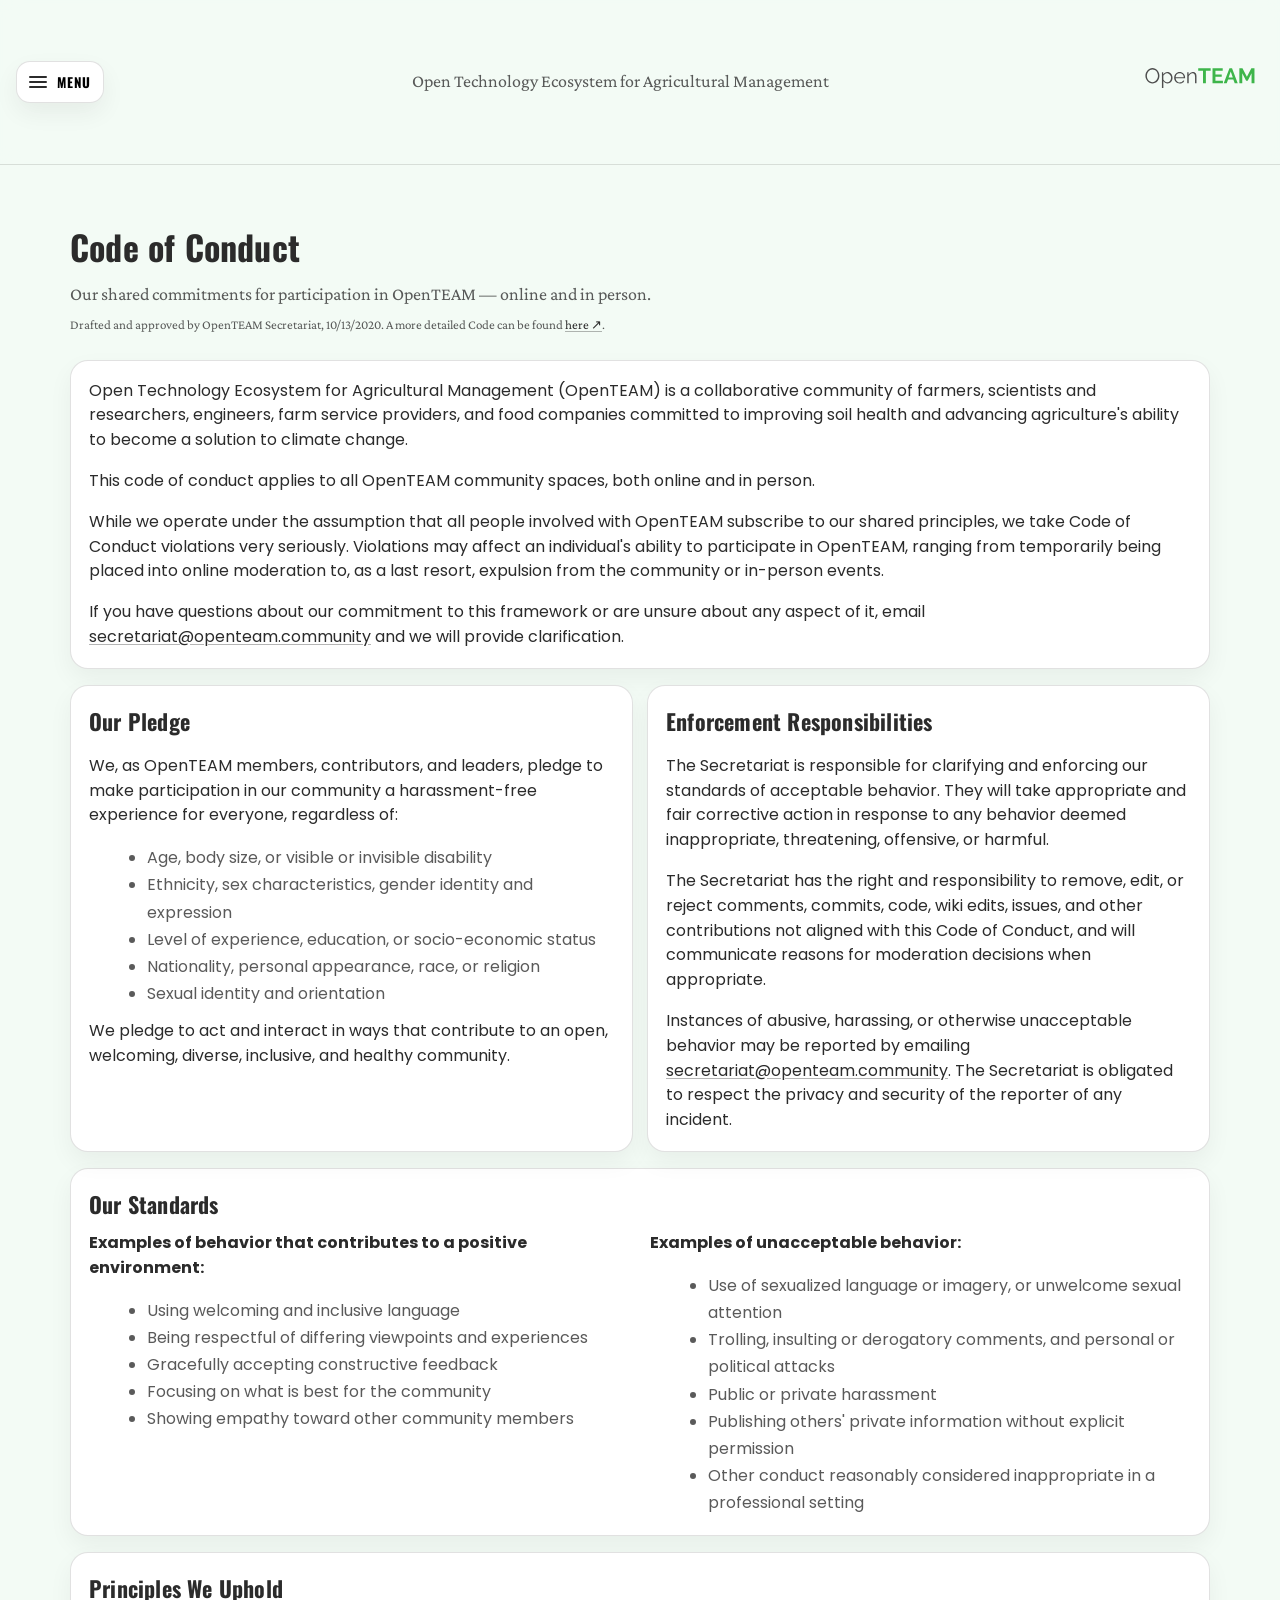
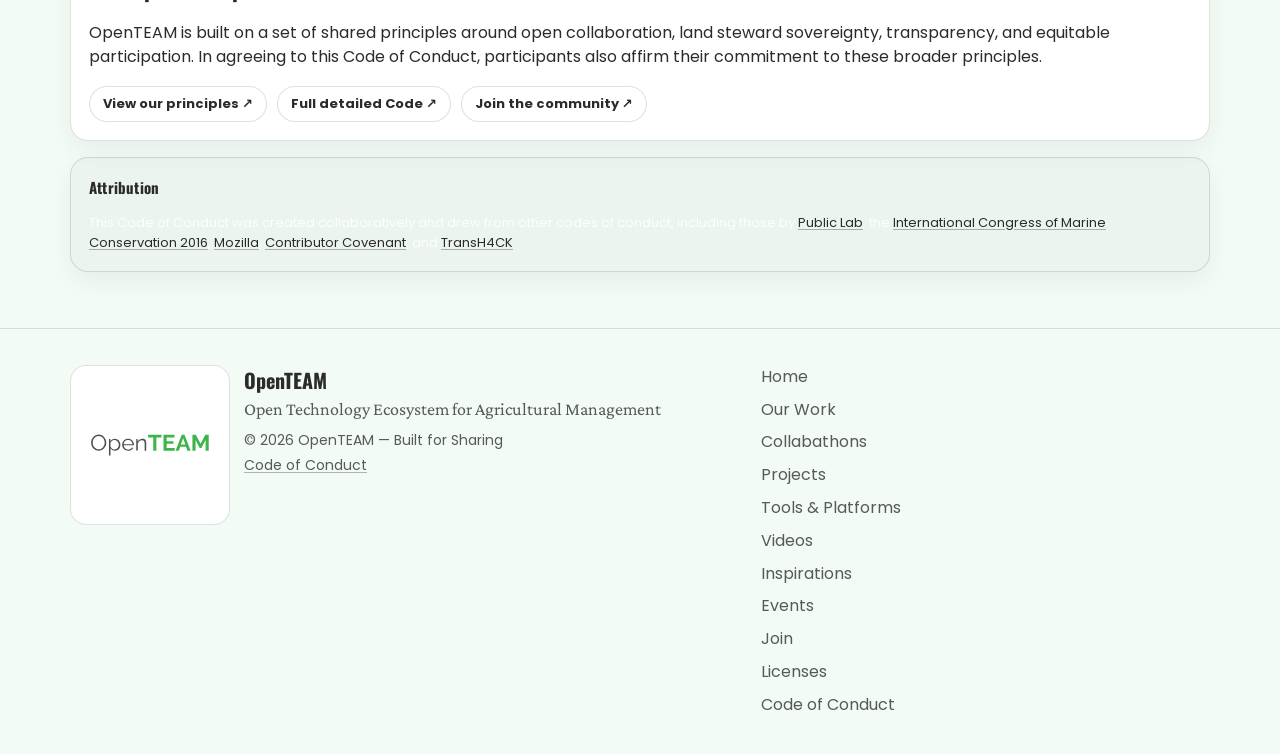
<file: code-of-conduct.html>
<!DOCTYPE html>
<html lang="en">
<head>
<meta charset="utf-8"/>
<meta content="width=device-width,initial-scale=1" name="viewport"/>
<title>OpenTEAM — Code of Conduct</title>
<meta content="OpenTEAM community code of conduct — our shared commitments for a welcoming, inclusive, and healthy community." name="description"/>
<meta content="OpenTEAM Code of Conduct" property="og:title"/>
<meta content="Our shared standards for participation in the OpenTEAM community." property="og:description"/>
<meta content="assets/bg_malawi.jpg" property="og:image"/>
<meta content="summary_large_image" name="twitter:card"/>
<link href="https://fonts.googleapis.com" rel="preconnect"/>
<link crossorigin="" href="https://fonts.gstatic.com" rel="preconnect"/>
<link href="https://fonts.googleapis.com/css2?family=Oswald:wght@300;400;600;700&amp;family=Crimson+Pro:ital,wght@0,300;0,400;0,600;1,400&amp;family=Poppins:wght@300;400;500;600;700&amp;display=swap" rel="stylesheet"/>
<link href="styles.css" rel="stylesheet"/>
</head>
<body id="top">
<a class="skip-link" href="#main">Skip to content</a>
<header class="nav-shell" role="banner">
<button aria-controls="drawer" aria-expanded="false" class="menu-button" id="menuButton">
<span aria-hidden="true" class="menu-icon"><span></span></span>
<span class="menu-label">MENU</span>
</button>
<div class="nav-title">
<div class="nav-title-text">Open Technology Ecosystem for Agricultural Management</div>
</div>
<div aria-hidden="true" class="nav-logo">
<img alt="" src="assets/openteam_logo.svg"/>
</div>
</header>
<aside aria-hidden="true" class="drawer" id="drawer">
<div class="drawer-inner">
<div class="drawer-top">
<div class="drawer-mark">
<img alt="OpenTEAM logo" src="assets/openteam_logo.svg"/>
</div>
<div class="drawer-vertical">OpenTEAM</div>
<button aria-label="Close menu" class="drawer-close" id="drawerClose">✕</button>
</div>
<nav aria-label="Site" class="drawer-links">
<a class="drawer-link" href="index.html">HOME</a>
<a class="drawer-link" href="index.html#initiatives">OUR WORK</a>
<a class="drawer-link" href="index.html#pilots">COLLABATHONS</a>
<a class="drawer-link" href="projects.html">PROJECTS</a>
<a class="drawer-link" href="index.html#library">TOOLS &amp; PLATFORMS</a>
<a class="drawer-link" href="videos.html">VIDEOS</a>
<a class="drawer-link" href="canonical-source-texts.html">INSPIRATIONS</a>
<a class="drawer-link" href="calendar.html">EVENTS CALENDAR</a>
<a class="drawer-link" href="index.html#join">JOIN</a>
<a class="drawer-link" href="licenses.html">LICENSES</a>
<a class="drawer-link" aria-current="page" href="code-of-conduct.html">CODE OF CONDUCT</a>
</nav>
<div class="drawer-meta">
<div class="drawer-meta-title">Contact</div>
<a class="drawer-meta-link" href="https://www.hylo.com/groups/openteam" rel="noopener" target="_blank">Connect on Hylo ↗</a>
</div>
</div>
</aside>
<div aria-hidden="true" class="scrim" id="scrim"></div>
<main id="main">
<section class="section" id="coc-page">
<div class="container">

<div class="section-head">
<h2>Code of Conduct</h2>
<p>Our shared commitments for participation in OpenTEAM — online and in person.</p>
<p class="muted" style="margin-top:6px; font-size:13px;">
  Drafted and approved by OpenTEAM Secretariat, 10/13/2020.
  A more detailed Code can be found
  <a href="https://docs.google.com/document/d/1NSJU9eXrozngEZT6KF5fSitYMs0hrN1SdTlcImAgsQQ/edit?usp=sharing" rel="noopener" target="_blank">here ↗</a>.
</p>
</div>

<article class="panel" style="margin-top:18px;">
<p style="margin-top:0;">
  Open Technology Ecosystem for Agricultural Management (OpenTEAM) is a collaborative community of farmers, scientists and researchers, engineers, farm service providers, and food companies committed to improving soil health and advancing agriculture's ability to become a solution to climate change.
</p>
<p>
  This code of conduct applies to all OpenTEAM community spaces, both online and in person.
</p>
<p>
  While we operate under the assumption that all people involved with OpenTEAM subscribe to our shared principles, we take Code of Conduct violations very seriously. Violations may affect an individual's ability to participate in OpenTEAM, ranging from temporarily being placed into online moderation to, as a last resort, expulsion from the community or in-person events.
</p>
<p style="margin-bottom:0;">
  If you have questions about our commitment to this framework or are unsure about any aspect of it, email <a href="mailto:secretariat@openteam.community">secretariat@openteam.community</a> and we will provide clarification.
</p>
</article>

<div class="split" style="margin-top:16px;">

<article class="panel">
<h3 style="margin-top:0;">Our Pledge</h3>
<p>
  We, as OpenTEAM members, contributors, and leaders, pledge to make participation in our community a harassment-free experience for everyone, regardless of:
</p>
<ul style="margin:10px 0 0 18px; line-height:1.7;">
  <li>Age, body size, or visible or invisible disability</li>
  <li>Ethnicity, sex characteristics, gender identity and expression</li>
  <li>Level of experience, education, or socio-economic status</li>
  <li>Nationality, personal appearance, race, or religion</li>
  <li>Sexual identity and orientation</li>
</ul>
<p style="margin-bottom:0; margin-top:12px;">
  We pledge to act and interact in ways that contribute to an open, welcoming, diverse, inclusive, and healthy community.
</p>
</article>

<article class="panel">
<h3 style="margin-top:0;">Enforcement Responsibilities</h3>
<p>
  The Secretariat is responsible for clarifying and enforcing our standards of acceptable behavior. They will take appropriate and fair corrective action in response to any behavior deemed inappropriate, threatening, offensive, or harmful.
</p>
<p>
  The Secretariat has the right and responsibility to remove, edit, or reject comments, commits, code, wiki edits, issues, and other contributions not aligned with this Code of Conduct, and will communicate reasons for moderation decisions when appropriate.
</p>
<p style="margin-bottom:0;">
  Instances of abusive, harassing, or otherwise unacceptable behavior may be reported by emailing <a href="mailto:secretariat@openteam.community">secretariat@openteam.community</a>.
  The Secretariat is obligated to respect the privacy and security of the reporter of any incident.
</p>
</article>

</div>

<article class="panel" style="margin-top:16px;">
<h3 style="margin-top:0;">Our Standards</h3>
<div class="split" style="margin-top:10px; gap:20px;">
<div>
  <p style="margin-top:0;"><strong>Examples of behavior that contributes to a positive environment:</strong></p>
  <ul style="margin:0 0 0 18px; line-height:1.7;">
    <li>Using welcoming and inclusive language</li>
    <li>Being respectful of differing viewpoints and experiences</li>
    <li>Gracefully accepting constructive feedback</li>
    <li>Focusing on what is best for the community</li>
    <li>Showing empathy toward other community members</li>
  </ul>
</div>
<div>
  <p style="margin-top:0;"><strong>Examples of unacceptable behavior:</strong></p>
  <ul style="margin:0 0 0 18px; line-height:1.7;">
    <li>Use of sexualized language or imagery, or unwelcome sexual attention</li>
    <li>Trolling, insulting or derogatory comments, and personal or political attacks</li>
    <li>Public or private harassment</li>
    <li>Publishing others' private information without explicit permission</li>
    <li>Other conduct reasonably considered inappropriate in a professional setting</li>
  </ul>
</div>
</div>
</article>

<article class="panel" style="margin-top:16px;">
<h3 style="margin-top:0;">Principles We Uphold</h3>
<p>
  OpenTEAM is built on a set of shared principles around open collaboration, land steward sovereignty, transparency, and equitable participation. In agreeing to this Code of Conduct, participants also affirm their commitment to these broader principles.
</p>
<div style="margin-top:12px; display:flex; gap:10px; flex-wrap:wrap;">
  <a class="btn small" href="https://docs.google.com/document/d/1YQzsNwjRZUgcznKDz0L2JzgnmogR7nr7SoAErFWioxs/edit?usp=sharing" rel="noopener" target="_blank">View our principles ↗</a>
  <a class="btn small" href="https://docs.google.com/document/d/1NSJU9eXrozngEZT6KF5fSitYMs0hrN1SdTlcImAgsQQ/edit?usp=sharing" rel="noopener" target="_blank">Full detailed Code ↗</a>
  <a class="btn small" href="index.html#join">Join the community ↗</a>
</div>
</article>

<article class="panel" style="margin-top:16px; background: rgba(43,43,43,0.03);">
<h3 style="margin-top:0; font-size:15px;">Attribution</h3>
<p class="muted" style="margin-bottom:0; font-size:13px; line-height:1.55;">
  This Code of Conduct was created collaboratively and drew from other codes of conduct, including those by
  <a href="https://publiclab.org/notes/Shannon/07-06-2016/public-lab-code-of-conduct" rel="noopener" target="_blank">Public Lab</a>,
  the <a href="http://conbio.org/mini-sites/imcc-2016/registration-participation/code-of-conduct/" rel="noopener" target="_blank">International Congress of Marine Conservation 2016</a>,
  <a href="https://github.com/mozilla/diversity" rel="noopener" target="_blank">Mozilla</a>,
  <a href="https://www.contributor-covenant.org" rel="noopener" target="_blank">Contributor Covenant</a>,
  and <a href="http://www.transhack.org/" rel="noopener" target="_blank">TransH4CK</a>.
</p>
</article>

</div>
</section>
</main>
<footer class="footer">
<div class="container footer-grid">
<div class="footer-brand">
<img alt="OpenTEAM logo" class="footer-logo" src="assets/openteam_logo.svg"/>
<div>
<div class="footer-title">OpenTEAM</div>
<div class="footer-subtitle">Open Technology Ecosystem for Agricultural Management</div>
<div class="footer-meta">© <span id="year"></span> OpenTEAM — Built for Sharing</div>
<div class="footer-meta" style="margin-top:4px;"><a href="code-of-conduct.html" style="color:inherit;">Code of Conduct</a></div>
</div>
</div>
<div class="footer-links">
<a href="index.html">Home</a>
<a href="index.html#initiatives">Our Work</a>
<a href="index.html#pilots">Collabathons</a>
<a href="projects.html">Projects</a>
<a href="index.html#library">Tools &amp; Platforms</a>
<a href="videos.html">Videos</a>
<a href="canonical-source-texts.html">Inspirations</a>
<a href="calendar.html">Events</a>
<a href="index.html#join">Join</a>
<a href="licenses.html">Licenses</a>
<a href="code-of-conduct.html">Code of Conduct</a>
</div>
</div>
</footer>
<script src="script.js"></script>
</body>
</html>
</file>
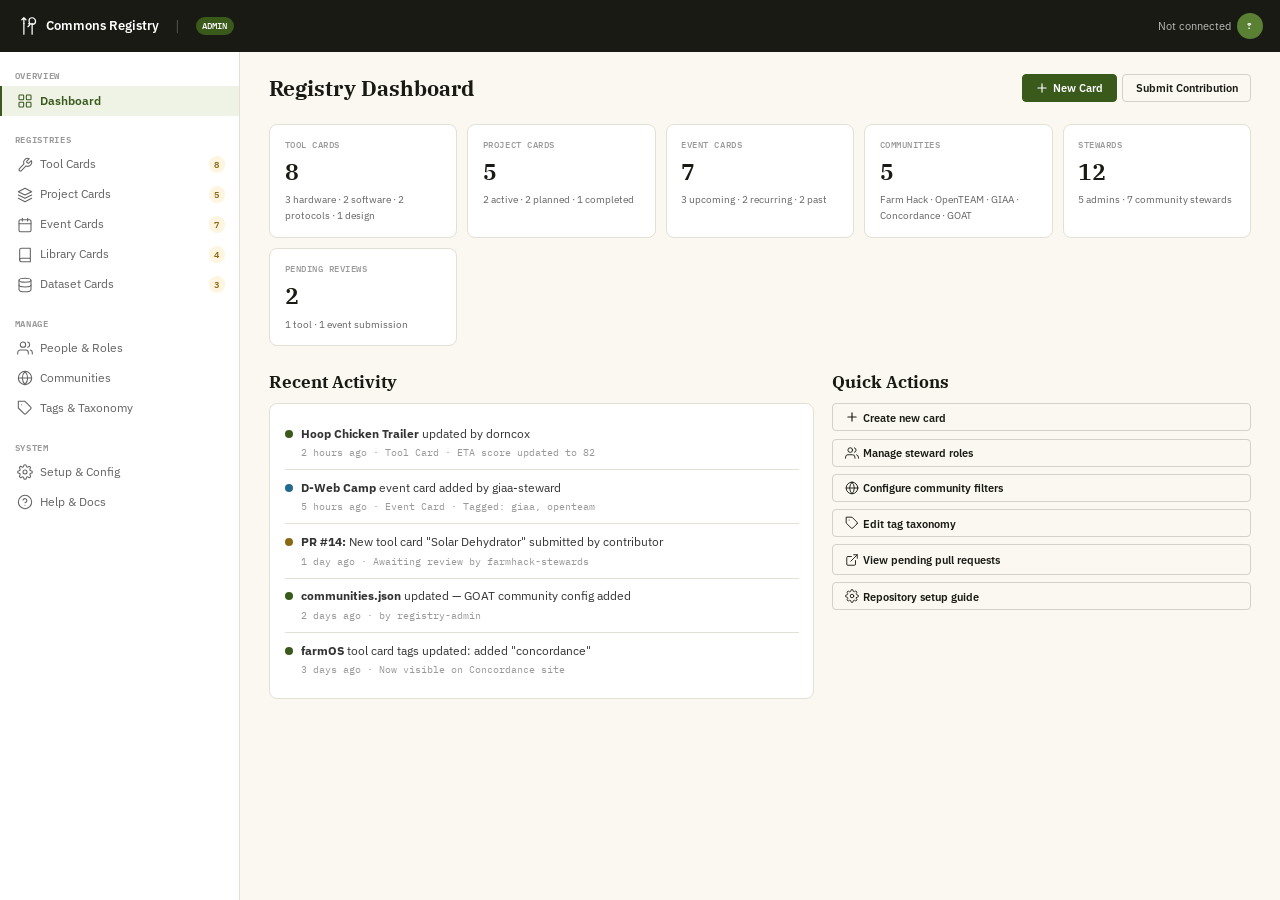
<file: commons-registry-admin-v2.html>
<!DOCTYPE html>
<html lang="en">
<head>
<meta charset="UTF-8">
<meta name="viewport" content="width=device-width, initial-scale=1.0">
<title>Commons Card Registry — Admin Panel</title>
<link href="https://fonts.googleapis.com/css2?family=IBM+Plex+Mono:wght@400;500;600&family=IBM+Plex+Sans:wght@300;400;500;600;700&family=IBM+Plex+Serif:wght@400;600&display=swap" rel="stylesheet">
<style>
:root {
  --ink:#1a1a14; --text:#333; --muted:#636363; --subtle:#999;
  --border:#d5d0c8; --rule:#e5e0d6; --bg:#faf8f1; --surface:#fff;
  --olive:#3a5a1c; --olive-l:#5a8033; --olive-bg:#eef3e6;
  --earth:#8b6914; --earth-bg:#fdf5e0; --sky:#236b8e; --sky-bg:#e6f0f7;
  --rust:#7c4a1e; --red:#9e2b2b; --red-bg:#fce8e8;
  --f-sans:'IBM Plex Sans',sans-serif;
  --f-serif:'IBM Plex Serif',Georgia,serif;
  --f-mono:'IBM Plex Mono',monospace;
  --r:4px; --r-lg:8px; --ease:.2s cubic-bezier(.4,0,.2,1);
}
*,*::before,*::after{box-sizing:border-box;margin:0;padding:0}
html{font-size:14.5px;scroll-behavior:smooth}
body{font-family:var(--f-sans);color:var(--text);background:var(--bg);line-height:1.55;-webkit-font-smoothing:antialiased}
h1,h2,h3,h4{font-family:var(--f-serif);color:var(--ink);line-height:1.25}
a{color:var(--olive);text-decoration:none;transition:color var(--ease)}
a:hover{color:var(--olive-l)}
code,.mono{font-family:var(--f-mono);font-size:.88em}
.sr-only{position:absolute;width:1px;height:1px;overflow:hidden;clip:rect(0,0,0,0)}

/* ─── LAYOUT ─── */
.app{display:grid;grid-template-columns:240px 1fr;grid-template-rows:52px 1fr;min-height:100vh}
.topbar{grid-column:1/-1;background:var(--ink);color:#fff;display:flex;align-items:center;padding:0 1.2rem;gap:.8rem;position:sticky;top:0;z-index:100}
.topbar .brand{display:flex;align-items:center;gap:.45rem;color:#fff;font-weight:600;font-size:.88rem;text-decoration:none}
.topbar .brand svg{width:22px;height:22px}
.topbar .sep{color:rgba(255,255,255,.25);margin:0 .3rem}
.topbar .env{font-family:var(--f-mono);font-size:.65rem;background:var(--olive);padding:.12rem .45rem;border-radius:99px;font-weight:500}
.topbar .user-pill{margin-left:auto;display:flex;align-items:center;gap:.4rem;font-size:.78rem;color:rgba(255,255,255,.7)}
.topbar .user-pill .avatar{width:26px;height:26px;border-radius:50%;background:var(--olive-l);display:flex;align-items:center;justify-content:center;font-size:.65rem;font-weight:700;color:#fff}

.sidebar{background:var(--surface);border-right:1px solid var(--rule);padding:1rem 0;overflow-y:auto}
.sidebar .nav-section{margin-bottom:1rem}
.sidebar .nav-label{font-family:var(--f-mono);font-size:.6rem;text-transform:uppercase;letter-spacing:.08em;color:var(--subtle);padding:.2rem 1rem;font-weight:600}
.sidebar .nav-item{display:flex;align-items:center;gap:.5rem;padding:.4rem 1rem;font-size:.82rem;color:var(--muted);cursor:pointer;transition:all var(--ease);border-left:2px solid transparent}
.sidebar .nav-item:hover{background:var(--olive-bg);color:var(--ink)}
.sidebar .nav-item.active{background:var(--olive-bg);color:var(--olive);border-left-color:var(--olive);font-weight:600}
.sidebar .nav-item svg{width:16px;height:16px;flex-shrink:0}
.sidebar .nav-item .badge{margin-left:auto;font-family:var(--f-mono);font-size:.6rem;background:var(--earth-bg);color:var(--earth);padding:.1rem .35rem;border-radius:99px;font-weight:600}

.main{padding:1.5rem 2rem;overflow-y:auto}

/* ─── PAGE SECTIONS ─── */
.page{display:none}
.page.active{display:block}
.page-head{margin-bottom:1.5rem;display:flex;align-items:center;gap:1rem;flex-wrap:wrap}
.page-head h1{font-size:1.45rem}
.page-head .actions{margin-left:auto;display:flex;gap:.4rem}

/* ─── BUTTONS ─── */
.btn{display:inline-flex;align-items:center;gap:.3rem;padding:.38rem .85rem;font-family:var(--f-sans);font-weight:600;font-size:.78rem;border:1.5px solid transparent;border-radius:var(--r);cursor:pointer;transition:all var(--ease);white-space:nowrap}
.btn-fill{background:var(--ink);color:#fff;border-color:var(--ink)}
.btn-fill:hover{background:#333}
.btn-olive{background:var(--olive);color:#fff;border-color:var(--olive)}
.btn-olive:hover{background:var(--olive-l);border-color:var(--olive-l)}
.btn-ghost{background:transparent;color:var(--ink);border-color:var(--border)}
.btn-ghost:hover{border-color:var(--ink)}
.btn-danger{background:transparent;color:var(--red);border-color:var(--red)}
.btn-danger:hover{background:var(--red-bg)}
.btn svg{width:14px;height:14px}

/* ─── STAT CARDS ─── */
.stat-grid{display:grid;grid-template-columns:repeat(auto-fill,minmax(170px,1fr));gap:.7rem;margin-bottom:1.8rem}
.stat-card{background:var(--surface);border:1px solid var(--rule);border-radius:var(--r-lg);padding:.9rem 1rem}
.stat-card .stat-label{font-family:var(--f-mono);font-size:.6rem;text-transform:uppercase;letter-spacing:.06em;color:var(--subtle);font-weight:500;margin-bottom:.2rem}
.stat-card .stat-val{font-family:var(--f-serif);font-size:1.6rem;color:var(--ink);font-weight:600}
.stat-card .stat-sub{font-size:.72rem;color:var(--muted);margin-top:.1rem}

/* ─── TABLE ─── */
.tbl-wrap{background:var(--surface);border:1px solid var(--rule);border-radius:var(--r-lg);overflow:hidden}
.tbl-head{display:flex;align-items:center;gap:.6rem;padding:.7rem 1rem;border-bottom:1px solid var(--rule);flex-wrap:wrap}
.tbl-search{font-family:var(--f-sans);font-size:.82rem;padding:.3rem .6rem;border:1px solid var(--border);border-radius:var(--r);background:var(--bg);flex:1;max-width:320px;outline:none}
.tbl-search:focus{border-color:var(--olive)}
.chip{font-family:var(--f-mono);font-size:.65rem;font-weight:500;padding:.2rem .5rem;border:1px solid var(--border);border-radius:99px;background:transparent;color:var(--muted);cursor:pointer;transition:all var(--ease)}
.chip:hover{border-color:var(--olive);color:var(--olive)}
.chip.on{background:var(--ink);color:#fff;border-color:var(--ink)}
table{width:100%;border-collapse:collapse}
th{text-align:left;font-family:var(--f-mono);font-size:.65rem;text-transform:uppercase;letter-spacing:.06em;color:var(--subtle);font-weight:600;padding:.5rem 1rem;border-bottom:1px solid var(--rule);background:var(--bg)}
td{padding:.55rem 1rem;border-bottom:1px solid var(--rule);font-size:.84rem;vertical-align:top}
tr:last-child td{border-bottom:none}
tr:hover td{background:rgba(58,90,28,.03)}
.tag{font-family:var(--f-mono);font-size:.6rem;font-weight:500;padding:.1rem .4rem;border-radius:99px;border:1px solid var(--rule);color:var(--muted);display:inline-block;margin:.1rem .15rem .1rem 0}
.tag-olive{border-color:#c7d9b3;background:var(--olive-bg);color:var(--olive)}
.tag-earth{border-color:#e5d5a8;background:var(--earth-bg);color:var(--earth)}
.tag-sky{border-color:#b3d1e5;background:var(--sky-bg);color:var(--sky)}
.status{display:inline-flex;align-items:center;gap:.25rem;font-family:var(--f-mono);font-size:.65rem;font-weight:600;padding:.15rem .4rem;border-radius:99px}
.status-pub{background:var(--olive-bg);color:var(--olive)}
.status-draft{background:var(--earth-bg);color:var(--earth)}
.status-review{background:var(--sky-bg);color:var(--sky)}
.comm-badge{display:inline-flex;padding:.1rem .35rem;border-radius:99px;font-family:var(--f-mono);font-size:.58rem;font-weight:600;background:var(--bg);border:1px solid var(--rule);color:var(--muted);margin:.1rem .1rem}

/* ─── FORMS ─── */
.form-grid{display:grid;grid-template-columns:1fr 1fr;gap:1rem}
.form-group{margin-bottom:1rem}
.form-group.full{grid-column:1/-1}
.form-group label{display:block;font-family:var(--f-mono);font-size:.68rem;text-transform:uppercase;letter-spacing:.05em;color:var(--muted);font-weight:500;margin-bottom:.3rem}
.form-group input,.form-group select,.form-group textarea{width:100%;font-family:var(--f-sans);font-size:.84rem;padding:.45rem .65rem;border:1px solid var(--border);border-radius:var(--r);background:var(--surface);color:var(--ink);outline:none;transition:border-color var(--ease)}
.form-group input:focus,.form-group select:focus,.form-group textarea:focus{border-color:var(--olive)}
.form-group textarea{min-height:80px;resize:vertical;line-height:1.5}
.form-group .help{font-size:.72rem;color:var(--subtle);margin-top:.2rem}
.form-group .multi-check{display:flex;flex-wrap:wrap;gap:.4rem;margin-top:.2rem}
.form-group .multi-check label{display:inline-flex;align-items:center;gap:.25rem;font-size:.78rem;font-weight:400;text-transform:none;letter-spacing:0;color:var(--text);cursor:pointer}
.form-group .multi-check input[type="checkbox"]{width:auto;accent-color:var(--olive)}

/* ─── HELP BOX ─── */
.help-box{background:var(--earth-bg);border:1px solid #e5d5a8;border-radius:var(--r-lg);padding:1rem 1.2rem;margin-bottom:1.2rem;font-size:.84rem;line-height:1.6}
.help-box h4{font-size:.95rem;color:var(--earth);margin-bottom:.3rem}
.help-box code{background:rgba(0,0,0,.06);padding:.12rem .3rem;border-radius:3px;font-size:.8rem}
.help-box ol,.help-box ul{margin:.4rem 0 .4rem 1.1rem}
.help-box li{margin-bottom:.25rem}
.help-box a{color:var(--earth);font-weight:600}

.info-box{background:var(--sky-bg);border:1px solid #b3d1e5;border-radius:var(--r-lg);padding:1rem 1.2rem;margin-bottom:1.2rem;font-size:.84rem;line-height:1.6}
.info-box h4{font-size:.95rem;color:var(--sky);margin-bottom:.3rem}

/* ─── MODAL ─── */
.modal-overlay{display:none;position:fixed;inset:0;background:rgba(0,0,0,.45);z-index:200;align-items:center;justify-content:center}
.modal-overlay.open{display:flex}
.modal{background:var(--surface);border-radius:var(--r-lg);width:90%;max-width:720px;max-height:85vh;overflow-y:auto;box-shadow:0 12px 40px rgba(0,0,0,.2)}
.modal-head{display:flex;align-items:center;padding:1rem 1.2rem;border-bottom:1px solid var(--rule)}
.modal-head h3{flex:1}
.modal-head .close{background:none;border:none;font-size:1.2rem;cursor:pointer;color:var(--muted);padding:.2rem}
.modal-body{padding:1.2rem}
.modal-foot{display:flex;justify-content:flex-end;gap:.4rem;padding:.8rem 1.2rem;border-top:1px solid var(--rule);background:var(--bg)}

/* ─── ACTIVITY LOG ─── */
.activity-item{display:flex;gap:.6rem;padding:.6rem 0;border-bottom:1px solid var(--rule);font-size:.82rem}
.activity-item:last-child{border-bottom:none}
.activity-dot{width:8px;height:8px;border-radius:50%;margin-top:.35rem;flex-shrink:0}
.dot-green{background:var(--olive)}
.dot-amber{background:var(--earth)}
.dot-blue{background:var(--sky)}
.activity-item .time{font-family:var(--f-mono);font-size:.68rem;color:var(--subtle);margin-top:.15rem}

/* ─── RESPONSIVE ─── */
@media(max-width:860px){
  .app{grid-template-columns:1fr}
  .sidebar{display:none}
  .form-grid{grid-template-columns:1fr}
}
</style>
</head>
<body>

<!-- ─── SVG ICONS ─── -->
<svg xmlns="http://www.w3.org/2000/svg" style="display:none">
  <symbol id="i-logo" viewBox="0 0 32 32" fill="none" stroke="currentColor" stroke-width="1.8" stroke-linecap="round" stroke-linejoin="round"><path d="M10 4v8M10 4l-3 3M10 4l3 3"/><path d="M10 12v16"/><path d="M22 4c-2.5 0-4.5 2-4.5 4.5 0 1 .3 1.9.8 2.7l-1.3 1.3 1.5 1.5 1.3-1.3c.8.5 1.7.8 2.7.8 2.5 0 4.5-2 4.5-4.5S24.5 4 22 4z"/><path d="M18 15l-2 2"/><path d="M22 12v16"/></symbol>
  <symbol id="i-dash" viewBox="0 0 24 24" fill="none" stroke="currentColor" stroke-width="1.6" stroke-linecap="round" stroke-linejoin="round"><rect x="3" y="3" width="7" height="7" rx="1"/><rect x="14" y="3" width="7" height="7" rx="1"/><rect x="14" y="14" width="7" height="7" rx="1"/><rect x="3" y="14" width="7" height="7" rx="1"/></symbol>
  <symbol id="i-tool" viewBox="0 0 24 24" fill="none" stroke="currentColor" stroke-width="1.6" stroke-linecap="round" stroke-linejoin="round"><path d="M14.7 6.3a1 1 0 000 1.4l1.6 1.6a1 1 0 001.4 0l3.77-3.77a6 6 0 01-7.94 7.94l-6.91 6.91a2.12 2.12 0 01-3-3l6.91-6.91a6 6 0 017.94-7.94l-3.76 3.76z"/></symbol>
  <symbol id="i-proj" viewBox="0 0 24 24" fill="none" stroke="currentColor" stroke-width="1.6" stroke-linecap="round" stroke-linejoin="round"><polygon points="12,2 2,7 12,12 22,7"/><polyline points="2,17 12,22 22,17"/><polyline points="2,12 12,17 22,12"/></symbol>
  <symbol id="i-cal" viewBox="0 0 24 24" fill="none" stroke="currentColor" stroke-width="1.6" stroke-linecap="round" stroke-linejoin="round"><rect x="3" y="4" width="18" height="18" rx="2"/><path d="M16 2v4M8 2v4M3 10h18"/></symbol>
  <symbol id="i-book" viewBox="0 0 24 24" fill="none" stroke="currentColor" stroke-width="1.6" stroke-linecap="round" stroke-linejoin="round"><path d="M4 19.5A2.5 2.5 0 016.5 17H20"/><path d="M6.5 2H20v20H6.5A2.5 2.5 0 014 19.5v-15A2.5 2.5 0 016.5 2z"/></symbol>
  <symbol id="i-data" viewBox="0 0 24 24" fill="none" stroke="currentColor" stroke-width="1.6" stroke-linecap="round" stroke-linejoin="round"><ellipse cx="12" cy="5" rx="9" ry="3"/><path d="M21 12c0 1.66-4 3-9 3s-9-1.34-9-3"/><path d="M3 5v14c0 1.66 4 3 9 3s9-1.34 9-3V5"/></symbol>
  <symbol id="i-users" viewBox="0 0 24 24" fill="none" stroke="currentColor" stroke-width="1.6" stroke-linecap="round" stroke-linejoin="round"><path d="M17 21v-2a4 4 0 00-4-4H5a4 4 0 00-4 4v2"/><circle cx="9" cy="7" r="4"/><path d="M23 21v-2a4 4 0 00-3-3.87"/><path d="M16 3.13a4 4 0 010 7.75"/></symbol>
  <symbol id="i-globe" viewBox="0 0 24 24" fill="none" stroke="currentColor" stroke-width="1.6" stroke-linecap="round" stroke-linejoin="round"><circle cx="12" cy="12" r="10"/><path d="M2 12h20"/><path d="M12 2a15.3 15.3 0 014 10 15.3 15.3 0 01-4 10 15.3 15.3 0 01-4-10 15.3 15.3 0 014-10z"/></symbol>
  <symbol id="i-gear" viewBox="0 0 24 24" fill="none" stroke="currentColor" stroke-width="1.6" stroke-linecap="round" stroke-linejoin="round"><circle cx="12" cy="12" r="3"/><path d="M19.4 15a1.65 1.65 0 00.33 1.82l.06.06a2 2 0 01-2.83 2.83l-.06-.06a1.65 1.65 0 00-1.82-.33 1.65 1.65 0 00-1 1.51V21a2 2 0 01-4 0v-.09A1.65 1.65 0 009 19.4a1.65 1.65 0 00-1.82.33l-.06.06a2 2 0 01-2.83-2.83l.06-.06A1.65 1.65 0 004.68 15a1.65 1.65 0 00-1.51-1H3a2 2 0 010-4h.09A1.65 1.65 0 004.6 9a1.65 1.65 0 00-.33-1.82l-.06-.06a2 2 0 012.83-2.83l.06.06A1.65 1.65 0 009 4.68a1.65 1.65 0 001-1.51V3a2 2 0 014 0v.09a1.65 1.65 0 001 1.51 1.65 1.65 0 001.82-.33l.06-.06a2 2 0 012.83 2.83l-.06.06A1.65 1.65 0 0019.4 9a1.65 1.65 0 001.51 1H21a2 2 0 010 4h-.09a1.65 1.65 0 00-1.51 1z"/></symbol>
  <symbol id="i-help" viewBox="0 0 24 24" fill="none" stroke="currentColor" stroke-width="1.6" stroke-linecap="round" stroke-linejoin="round"><circle cx="12" cy="12" r="10"/><path d="M9.09 9a3 3 0 015.83 1c0 2-3 3-3 3"/><line x1="12" y1="17" x2="12.01" y2="17"/></symbol>
  <symbol id="i-plus" viewBox="0 0 24 24" fill="none" stroke="currentColor" stroke-width="2" stroke-linecap="round"><line x1="12" y1="5" x2="12" y2="19"/><line x1="5" y1="12" x2="19" y2="12"/></symbol>
  <symbol id="i-edit" viewBox="0 0 24 24" fill="none" stroke="currentColor" stroke-width="1.6" stroke-linecap="round" stroke-linejoin="round"><path d="M11 4H4a2 2 0 00-2 2v14a2 2 0 002 2h14a2 2 0 002-2v-7"/><path d="M18.5 2.5a2.121 2.121 0 013 3L12 15l-4 1 1-4 9.5-9.5z"/></symbol>
  <symbol id="i-ext" viewBox="0 0 24 24" fill="none" stroke="currentColor" stroke-width="1.6" stroke-linecap="round" stroke-linejoin="round"><path d="M18 13v6a2 2 0 01-2 2H5a2 2 0 01-2-2V8a2 2 0 012-2h6"/><polyline points="15,3 21,3 21,9"/><line x1="10" y1="14" x2="21" y2="3"/></symbol>
  <symbol id="i-tag" viewBox="0 0 24 24" fill="none" stroke="currentColor" stroke-width="1.6" stroke-linecap="round" stroke-linejoin="round"><path d="M20.59 13.41l-7.17 7.17a2 2 0 01-2.83 0L2 12V2h10l8.59 8.59a2 2 0 010 2.82z"/><line x1="7" y1="7" x2="7.01" y2="7"/></symbol>
</svg>

<!-- ─── APP SHELL ─── -->
<div class="app">

  <!-- TOPBAR -->
  <div class="topbar">
    <a class="brand" href="#"><svg><use href="#i-logo"/></svg> Commons Registry</a>
    <span class="sep">|</span>
    <span class="env">ADMIN</span>
    <div class="user-pill">
      <span id="user-name">Not connected</span>
      <div class="avatar" id="user-avatar">?</div>
    </div>
  </div>

  <!-- SIDEBAR -->
  <div class="sidebar">
    <div class="nav-section">
      <div class="nav-label">Overview</div>
      <div class="nav-item active" onclick="showPage('dashboard')"><svg><use href="#i-dash"/></svg> Dashboard</div>
    </div>
    <div class="nav-section">
      <div class="nav-label">Registries</div>
      <div class="nav-item" onclick="showPage('tools')"><svg><use href="#i-tool"/></svg> Tool Cards <span class="badge" id="n-tools">8</span></div>
      <div class="nav-item" onclick="showPage('projects')"><svg><use href="#i-proj"/></svg> Project Cards <span class="badge" id="n-proj">5</span></div>
      <div class="nav-item" onclick="showPage('events')"><svg><use href="#i-cal"/></svg> Event Cards <span class="badge" id="n-ev">7</span></div>
      <div class="nav-item" onclick="showPage('library')"><svg><use href="#i-book"/></svg> Library Cards <span class="badge" id="n-lib">4</span></div>
      <div class="nav-item" onclick="showPage('datasets')"><svg><use href="#i-data"/></svg> Dataset Cards <span class="badge" id="n-ds">3</span></div>
    </div>
    <div class="nav-section">
      <div class="nav-label">Manage</div>
      <div class="nav-item" onclick="showPage('people')"><svg><use href="#i-users"/></svg> People &amp; Roles</div>
      <div class="nav-item" onclick="showPage('communities')"><svg><use href="#i-globe"/></svg> Communities</div>
      <div class="nav-item" onclick="showPage('tags')"><svg><use href="#i-tag"/></svg> Tags &amp; Taxonomy</div>
    </div>
    <div class="nav-section">
      <div class="nav-label">System</div>
      <div class="nav-item" onclick="showPage('setup')"><svg><use href="#i-gear"/></svg> Setup &amp; Config</div>
      <div class="nav-item" onclick="showPage('help')"><svg><use href="#i-help"/></svg> Help &amp; Docs</div>
    </div>
  </div>

  <!-- MAIN CONTENT AREA -->
  <div class="main">

    <!-- ════ DASHBOARD ════ -->
    <div class="page active" id="p-dashboard">
      <div class="page-head">
        <h1>Registry Dashboard</h1>
        <div class="actions">
          <button class="btn btn-olive" onclick="openNewCard()"><svg><use href="#i-plus"/></svg> New Card</button>
          <button class="btn btn-ghost" onclick="document.getElementById('contrib-modal').classList.add('open')">Submit Contribution</button>
        </div>
      </div>

      <div class="stat-grid">
        <div class="stat-card"><div class="stat-label">Tool Cards</div><div class="stat-val">8</div><div class="stat-sub">3 hardware · 2 software · 2 protocols · 1 design</div></div>
        <div class="stat-card"><div class="stat-label">Project Cards</div><div class="stat-val">5</div><div class="stat-sub">2 active · 2 planned · 1 completed</div></div>
        <div class="stat-card"><div class="stat-label">Event Cards</div><div class="stat-val">7</div><div class="stat-sub">3 upcoming · 2 recurring · 2 past</div></div>
        <div class="stat-card"><div class="stat-label">Communities</div><div class="stat-val">5</div><div class="stat-sub">Farm Hack · OpenTEAM · GIAA · Concordance · GOAT</div></div>
        <div class="stat-card"><div class="stat-label">Stewards</div><div class="stat-val">12</div><div class="stat-sub">5 admins · 7 community stewards</div></div>
        <div class="stat-card"><div class="stat-label">Pending Reviews</div><div class="stat-val">2</div><div class="stat-sub">1 tool · 1 event submission</div></div>
      </div>

      <div style="display:grid;grid-template-columns:1.3fr 1fr;gap:1.2rem;">
        <div>
          <h3 style="margin-bottom:.7rem;">Recent Activity</h3>
          <div style="background:var(--surface);border:1px solid var(--rule);border-radius:var(--r-lg);padding:.8rem 1rem;">
            <div class="activity-item"><div class="activity-dot dot-green"></div><div><strong>Hoop Chicken Trailer</strong> updated by dorncox<div class="time">2 hours ago · Tool Card · ETA score updated to 82</div></div></div>
            <div class="activity-item"><div class="activity-dot dot-blue"></div><div><strong>D-Web Camp</strong> event card added by giaa-steward<div class="time">5 hours ago · Event Card · Tagged: giaa, openteam</div></div></div>
            <div class="activity-item"><div class="activity-dot dot-amber"></div><div><strong>PR #14:</strong> New tool card "Solar Dehydrator" submitted by contributor<div class="time">1 day ago · Awaiting review by farmhack-stewards</div></div></div>
            <div class="activity-item"><div class="activity-dot dot-green"></div><div><strong>communities.json</strong> updated — GOAT community config added<div class="time">2 days ago · by registry-admin</div></div></div>
            <div class="activity-item"><div class="activity-dot dot-green"></div><div><strong>farmOS</strong> tool card tags updated: added "concordance"<div class="time">3 days ago · Now visible on Concordance site</div></div></div>
          </div>
        </div>
        <div>
          <h3 style="margin-bottom:.7rem;">Quick Actions</h3>
          <div style="display:flex;flex-direction:column;gap:.5rem;">
            <button class="btn btn-ghost" style="justify-content:flex-start;" onclick="openNewCard()"><svg><use href="#i-plus"/></svg> Create new card</button>
            <button class="btn btn-ghost" style="justify-content:flex-start;" onclick="showPage('people')"><svg><use href="#i-users"/></svg> Manage steward roles</button>
            <button class="btn btn-ghost" style="justify-content:flex-start;" onclick="showPage('communities')"><svg><use href="#i-globe"/></svg> Configure community filters</button>
            <button class="btn btn-ghost" style="justify-content:flex-start;" onclick="showPage('tags')"><svg><use href="#i-tag"/></svg> Edit tag taxonomy</button>
            <a class="btn btn-ghost" style="justify-content:flex-start;" href="https://github.com" target="_blank"><svg><use href="#i-ext"/></svg> View pending pull requests</a>
            <button class="btn btn-ghost" style="justify-content:flex-start;" onclick="showPage('setup')"><svg><use href="#i-gear"/></svg> Repository setup guide</button>
          </div>
        </div>
      </div>
    </div>

    <!-- ════ TOOLS REGISTRY ════ -->
    <div class="page" id="p-tools">
      <div class="page-head">
        <h1>Tool Cards</h1>
        <div class="actions">
          <button class="btn btn-olive" onclick="openNewCard('tool')"><svg><use href="#i-plus"/></svg> New Tool</button>
        </div>
      </div>
      <div class="tbl-wrap">
        <div class="tbl-head">
          <input class="tbl-search" placeholder="Search tools..." oninput="filterTable(this,'tools-tbl')">
          <button class="chip on" onclick="filterType(this,'all','tools-tbl')">All</button>
          <button class="chip" onclick="filterType(this,'hardware','tools-tbl')">Hardware</button>
          <button class="chip" onclick="filterType(this,'software','tools-tbl')">Software</button>
          <button class="chip" onclick="filterType(this,'protocol','tools-tbl')">Protocol</button>
          <button class="chip" onclick="filterType(this,'design','tools-tbl')">Design</button>
        </div>
        <table id="tools-tbl">
          <thead><tr><th>Tool</th><th>Type</th><th>Communities</th><th>Tags</th><th>Status</th><th>ETA</th><th></th></tr></thead>
          <tbody>
            <tr data-type="hardware"><td><strong>Hoop Chicken Trailer</strong><br><span style="color:var(--muted);font-size:.78rem;">Pastured Poultry Egg Mobile</span></td><td><span class="tag tag-olive">hardware</span></td><td><span class="comm-badge">FH</span><span class="comm-badge">GIAA</span><span class="comm-badge">OT</span></td><td><span class="tag">open-hardware</span><span class="tag">repairable</span></td><td><span class="status status-pub">Published</span></td><td>82</td><td><button class="btn btn-ghost" onclick="openEditor('tool','hoop-chicken-trailer')"><svg><use href="#i-edit"/></svg></button></td></tr>
            <tr data-type="hardware"><td><strong>Walk-In Cooler</strong><br><span style="color:var(--muted);font-size:.78rem;">Post-Harvest Cold Storage</span></td><td><span class="tag tag-olive">hardware</span></td><td><span class="comm-badge">FH</span></td><td><span class="tag">open-hardware</span><span class="tag">post-harvest</span></td><td><span class="status status-pub">Published</span></td><td>71</td><td><button class="btn btn-ghost" onclick="openEditor('tool','walk-in-cooler')"><svg><use href="#i-edit"/></svg></button></td></tr>
            <tr data-type="hardware"><td><strong>Reemay Robot</strong><br><span style="color:var(--muted);font-size:.78rem;">Arduino Row Cover Automation</span></td><td><span class="tag tag-olive">hardware</span></td><td><span class="comm-badge">FH</span></td><td><span class="tag">arduino</span><span class="tag">prototype</span></td><td><span class="status status-draft">Draft</span></td><td>—</td><td><button class="btn btn-ghost" onclick="openEditor('tool','reemay-robot')"><svg><use href="#i-edit"/></svg></button></td></tr>
            <tr data-type="software"><td><strong>farmOS</strong><br><span style="color:var(--muted);font-size:.78rem;">Farm Management Platform</span></td><td><span class="tag tag-sky">software</span></td><td><span class="comm-badge">FH</span><span class="comm-badge">OT</span><span class="comm-badge">AKC</span></td><td><span class="tag">open-source</span><span class="tag">data-sovereignty</span></td><td><span class="status status-pub">Published</span></td><td>90</td><td><button class="btn btn-ghost" onclick="openEditor('tool','farmos')"><svg><use href="#i-edit"/></svg></button></td></tr>
            <tr data-type="protocol"><td><strong>Talk to Your Tools</strong><br><span style="color:var(--muted);font-size:.78rem;">Technological Terroir Documentation</span></td><td><span class="tag tag-earth">protocol</span></td><td><span class="comm-badge">AKC</span><span class="comm-badge">FH</span></td><td><span class="tag">concordance</span><span class="tag">documentation</span></td><td><span class="status status-pub">Published</span></td><td>—</td><td><button class="btn btn-ghost" onclick="openEditor('tool','talk-tools')"><svg><use href="#i-edit"/></svg></button></td></tr>
            <tr data-type="design"><td><strong>Ethical Technology Assessment</strong><br><span style="color:var(--muted);font-size:.78rem;">Participatory Evaluation Framework</span></td><td><span class="tag" style="border-color:#d4a8a8;background:#fdf0f0;color:var(--rust);">design</span></td><td><span class="comm-badge">GIAA</span><span class="comm-badge">FH</span><span class="comm-badge">OT</span></td><td><span class="tag">ethics</span><span class="tag">framework</span></td><td><span class="status status-pub">Published</span></td><td>—</td><td><button class="btn btn-ghost" onclick="openEditor('tool','eta')"><svg><use href="#i-edit"/></svg></button></td></tr>
          </tbody>
        </table>
      </div>
    </div>

    <!-- ════ SETUP & CONFIG ════ -->
    <div class="page" id="p-setup">
      <div class="page-head"><h1>Setup &amp; Configuration</h1></div>

      <div style="background:var(--surface);border:1px solid var(--rule);border-radius:var(--r-lg);padding:1.2rem;margin-bottom:1.2rem;">
        <h3 style="margin-bottom:.8rem;">Connect to Repository</h3>
        <div class="form-grid">
          <div class="form-group">
            <label>Git Platform</label>
            <select id="cfg-platform" onchange="onPlatformChange()">
              <option value="github">GitHub (github.com)</option>
              <option value="gitlab">GitLab (gitlab.com or self-hosted)</option>
              <option value="gitea">Gitea / Forgejo / Codeberg</option>
            </select>
            <div class="help">All platforms use the same card data model. Only the API layer changes.</div>
          </div>
          <div class="form-group" id="cfg-instance-wrap" style="display:none;">
            <label>Instance URL</label>
            <input type="url" id="cfg-instance" placeholder="https://gitlab.example.com">
            <div class="help">Required for self-hosted GitLab, Gitea, Forgejo, or Codeberg.</div>
          </div>
          <div class="form-group">
            <label id="cfg-token-label">Personal Access Token</label>
            <input type="password" id="cfg-token" placeholder="ghp_xxxxxxxxxxxxxxxxxxxx">
            <div class="help" id="cfg-token-help">Stored in browser session only. Cleared when you close this tab.</div>
          </div>
          <div class="form-group">
            <label>Repository</label>
            <input type="text" id="cfg-repo" value="dornawcox/commons-registry" placeholder="owner/repo">
            <div class="help" id="cfg-repo-help">Format: <code>owner/repo-name</code></div>
          </div>
          <div class="form-group"><label>Branch</label><input type="text" id="cfg-branch" value="main"></div>
          <div class="form-group">
            <label>Pages Base URL</label>
            <input type="url" id="cfg-pages-url" placeholder="https://dornawcox.github.io/commons-registry">
            <div class="help">Public URL where JSON is served. Community sites fetch from here.</div>
          </div>
        </div>
        <div style="display:flex;gap:.5rem;margin-top:.6rem;">
          <button class="btn btn-olive" onclick="testConnection()">Test Connection</button>
          <button class="btn btn-ghost" onclick="saveConfig()">Save Config</button>
        </div>
        <div id="conn-result" style="margin-top:.6rem;font-size:.82rem;"></div>
      </div>

      <div class="help-box"><h4 id="guide-token-title">&#128273; Token Setup</h4><div id="guide-token-body"></div></div>
      <div class="help-box"><h4>&#128274; Branch Protection</h4><div id="guide-protection-body"></div></div>
      <div class="help-box"><h4>&#128101; Steward Teams</h4><div id="guide-teams-body"></div></div>

      <div class="help-box">
        <h4>&#128196; Code Ownership (All Platforms)</h4>
        <p>All three platforms support a <code>CODEOWNERS</code> file defining required reviewers per data file. Place in <code>.github/</code> (GitHub), or repo root (GitLab/Gitea).</p>
        <pre style="background:rgba(0,0,0,.06);padding:.6rem;border-radius:var(--r);font-size:.72rem;overflow-x:auto;margin:.4rem 0;"><code># CODEOWNERS
data/tools.json          @org/farmhack-stewards @org/openteam-stewards
data/projects.json       @org/openteam-stewards @org/giaa-stewards
data/events.json         @org/farmhack-stewards @org/giaa-stewards @org/openteam-stewards
data/library.json        @org/concordance-stewards @org/openteam-stewards
data/datasets.json       @org/concordance-stewards @org/openteam-stewards
data/people.json         @org/registry-admins
schemas/*                @org/registry-admins</code></pre>
        <p style="font-size:.8rem;color:var(--muted);">GitLab: CODEOWNERS enforcement needs Premium; use Protected Branches on Free. Gitea: 1.21+ supports CODEOWNERS.</p>
      </div>

      <div class="help-box">
        <h4>&#9989; Validation CI</h4>
        <div class="filter-rail" style="margin:.5rem 0;"><button class="chip on" onclick="showCI(this,'github')">GitHub Actions</button><button class="chip" onclick="showCI(this,'gitlab')">GitLab CI</button><button class="chip" onclick="showCI(this,'gitea')">Gitea Actions</button></div>
        <pre id="ci-github" style="background:rgba(0,0,0,.06);padding:.5rem;border-radius:var(--r);font-size:.7rem;overflow-x:auto;"><code># .github/workflows/validate.yml
name: Validate Registry
on: [push, pull_request]
jobs:
  validate:
    runs-on: ubuntu-latest
    steps:
      - uses: actions/checkout@v4
      - run: for f in data/*.json; do python -m json.tool "$f" > /dev/null; done
      - run: python3 scripts/validate_cards.py</code></pre>
        <pre id="ci-gitlab" style="background:rgba(0,0,0,.06);padding:.5rem;border-radius:var(--r);font-size:.7rem;overflow-x:auto;display:none;"><code># .gitlab-ci.yml
validate:
  image: python:3.11-slim
  script:
    - for f in data/*.json; do python -m json.tool "$f" > /dev/null; done
    - python3 scripts/validate_cards.py
  rules:
    - if: $CI_PIPELINE_SOURCE == "merge_request_event"
    - if: $CI_COMMIT_BRANCH == "main"
pages:
  stage: deploy
  script: [mkdir -p public, cp -r data/ admin/ schemas/ public/]
  artifacts: { paths: [public] }
  rules: [{ if: "$CI_COMMIT_BRANCH == 'main'" }]</code></pre>
        <pre id="ci-gitea" style="background:rgba(0,0,0,.06);padding:.5rem;border-radius:var(--r);font-size:.7rem;overflow-x:auto;display:none;"><code># .gitea/workflows/validate.yml
# Gitea Actions uses identical YAML syntax to GitHub Actions (since 1.19+)
name: Validate Registry
on: [push, pull_request]
jobs:
  validate:
    runs-on: ubuntu-latest
    steps:
      - uses: actions/checkout@v4
      - run: for f in data/*.json; do python -m json.tool "$f" > /dev/null; done
      - run: python3 scripts/validate_cards.py</code></pre>
      </div>

      <div class="info-box"><h4>&#128279; Pages Hosting</h4><div id="guide-pages-body"></div></div>

      <div class="info-box">
        <h4>&#127760; Community Site Integration (Platform-Agnostic)</h4>
        <p>This snippet works identically on any platform. Sites only need the Pages base URL:</p>
        <pre style="background:rgba(0,0,0,.06);padding:.5rem;border-radius:var(--r);font-size:.72rem;overflow-x:auto;margin:.4rem 0;"><code>const REGISTRY = 'https://YOUR-PAGES-URL/data'; // set per deployment
const MY_COMMUNITY = 'farmhack';                 // set per site
async function loadCards(type) {
  const r = await fetch(`${REGISTRY}/${type}.json`);
  return (await r.json()).filter(c =&gt; c.communities.includes(MY_COMMUNITY));
}</code></pre>
      </div>

      <div style="background:var(--surface);border:1px solid var(--rule);border-radius:var(--r-lg);padding:1rem;overflow-x:auto;">
        <h3 style="margin-bottom:.5rem;">Platform Comparison</h3>
        <table style="font-size:.78rem;"><thead><tr><th>Feature</th><th>GitHub</th><th>GitLab</th><th>Gitea / Forgejo</th></tr></thead><tbody>
        <tr><td>Pages hosting</td><td>Built-in, free</td><td>Via CI pipeline, free</td><td>Built-in (1.17+) or reverse proxy</td></tr>
        <tr><td>API style</td><td>REST Contents API</td><td>REST Files API (v4)</td><td>GitHub-compatible REST API</td></tr>
        <tr><td>OAuth (no server)</td><td>Needs proxy for token exchange</td><td>PKCE flow &mdash; no proxy needed</td><td>Varies by version</td></tr>
        <tr><td>CODEOWNERS</td><td>Free &#10003;</td><td>Premium only</td><td>1.21+ &#10003;</td></tr>
        <tr><td>Branch protection</td><td>Free (limited)</td><td>Free, more granular</td><td>Free, granular</td></tr>
        <tr><td>Self-hostable</td><td>No</td><td>Yes (CE edition)</td><td>Yes (very lightweight)</td></tr>
        <tr><td>Data sovereignty</td><td>US-hosted</td><td>Self-host or EU</td><td>Full control &mdash; ideal for Pillar 2</td></tr>
        </tbody></table>
      </div>
    </div>

    <!-- ════ PEOPLE & ROLES ════ -->
    <div class="page" id="p-people">
      <div class="page-head"><h1>People &amp; Roles</h1><div class="actions"><button class="btn btn-olive" onclick="openNewCard('person')"><svg><use href="#i-plus"/></svg> Add Person</button></div></div>
      <div class="info-box"><h4>How roles work</h4><p>Roles in <code>people.json</code> define who can do what in the admin panel. GitHub Teams enforce the same roles at the repository level via CODEOWNERS. Each person's Hylo profile provides their rich community identity.</p></div>
      <div class="tbl-wrap">
        <table>
          <thead><tr><th>Person</th><th>GitHub</th><th>Roles</th><th>Communities</th><th>Hylo Profile</th><th></th></tr></thead>
          <tbody>
            <tr><td><strong>Dorn Cox</strong><br><span style="color:var(--muted);font-size:.78rem;">Wolfe's Neck / Farm Hack</span></td><td><code>dorncox</code></td><td><span class="status status-pub">Admin</span> <span class="status status-pub">Steward</span></td><td><span class="comm-badge">FH</span><span class="comm-badge">OT</span><span class="comm-badge">GIAA</span></td><td><a href="https://www.hylo.com/members/dorncox" target="_blank">View →</a></td><td><button class="btn btn-ghost"><svg><use href="#i-edit"/></svg></button></td></tr>
            <tr><td><strong>Kristen Loria</strong><br><span style="color:var(--muted);font-size:.78rem;">Farm Hack Community</span></td><td><code>kristen-loria</code></td><td><span class="status status-pub">Steward</span></td><td><span class="comm-badge">FH</span></td><td><a href="#" target="_blank">View →</a></td><td><button class="btn btn-ghost"><svg><use href="#i-edit"/></svg></button></td></tr>
            <tr><td><strong>GIAA Secretariat</strong><br><span style="color:var(--muted);font-size:.78rem;">Grassroots Innovations Assembly</span></td><td><code>giaa-admin</code></td><td><span class="status status-pub">Steward</span> <span class="status status-review">Reviewer</span></td><td><span class="comm-badge">GIAA</span></td><td><a href="#" target="_blank">View →</a></td><td><button class="btn btn-ghost"><svg><use href="#i-edit"/></svg></button></td></tr>
          </tbody>
        </table>
      </div>
    </div>

    <!-- ════ COMMUNITIES ════ -->
    <div class="page" id="p-communities">
      <div class="page-head"><h1>Communities</h1><div class="actions"><button class="btn btn-olive"><svg><use href="#i-plus"/></svg> Add Community</button></div></div>
      <div class="info-box"><h4>How communities work</h4><p>Each community defines a filter configuration. When a community site loads cards from the registry, it filters by its community ID. Adding a community ID tag to a card makes it appear on that community's site. Stewards curate which cards belong to their community.</p></div>
      <div class="tbl-wrap">
        <table>
          <thead><tr><th>Community</th><th>ID</th><th>Card Types</th><th>Stewards</th><th>Hylo Group</th><th>Hub URL</th></tr></thead>
          <tbody>
            <tr><td><strong>Farm Hack</strong></td><td><code>farmhack</code></td><td>tool, event, library, project</td><td>dorncox, kristen-loria</td><td><a href="https://www.hylo.com/groups/farmhack" target="_blank">Hylo →</a></td><td><a href="#" target="_blank">Site →</a></td></tr>
            <tr><td><strong>OpenTEAM</strong></td><td><code>openteam</code></td><td>tool, project, dataset, event, library</td><td>dorncox, openteam-admin</td><td><a href="https://www.hylo.com/groups/openteam" target="_blank">Hylo →</a></td><td><a href="https://dornawcox.github.io/Test-37/" target="_blank">Site →</a></td></tr>
            <tr><td><strong>GIAA</strong></td><td><code>giaa</code></td><td>project, event, tool, library</td><td>giaa-admin</td><td><a href="#" target="_blank">Hylo →</a></td><td><a href="https://www.gia-agroecology.org/" target="_blank">Site →</a></td></tr>
            <tr><td><strong>Concordance</strong></td><td><code>concordance</code></td><td>tool, library, dataset</td><td>concordance-steward</td><td><a href="#" target="_blank">Hylo →</a></td><td><a href="https://agricultural-knowledge-concordance.github.io/Ag-Knowledge-Concordance/" target="_blank">Site →</a></td></tr>
            <tr><td><strong>GOAT</strong></td><td><code>goat</code></td><td>tool, event, project</td><td>goat-admin</td><td>—</td><td><a href="https://forum.goatech.org" target="_blank">Forum →</a></td></tr>
          </tbody>
        </table>
      </div>
    </div>

    <!-- ════ HELP & DOCS ════ -->
    <div class="page" id="p-help">
      <div class="page-head"><h1>Help &amp; Documentation</h1></div>

      <div class="help-box">
        <h4>How the Registry Works</h4>
        <p>The Commons Card Registry is a single GitHub repository containing JSON data files. Each file holds an array of cards (tools, projects, events, etc.). Community websites fetch these files and filter by their community tags to display relevant content.</p>
        <p><strong>No one needs to know Git.</strong> The admin panel reads and writes JSON through the GitHub API. Changes appear on all community sites within ~1 minute (the time it takes GitHub Pages to rebuild).</p>
      </div>

      <div class="help-box">
        <h4>Creating a New Card</h4>
        <ol>
          <li>Click <strong>"New Card"</strong> and select the card type</li>
          <li>Fill in the required fields (title, description, tags, communities)</li>
          <li>Click <strong>"Save"</strong> — if you're a steward, it commits directly; if you're a contributor, it creates a pull request for review</li>
          <li>The card appears on all community sites that match its community tags</li>
        </ol>
      </div>

      <div class="help-box">
        <h4>Making a Card Appear on Multiple Sites</h4>
        <p>Add community IDs to the card's <code>communities</code> array. For example, a tool tagged <code>["farmhack", "giaa", "openteam"]</code> will appear on all three sites. Only stewards of a community can add/remove that community's tag.</p>
      </div>

      <div class="help-box">
        <h4>The "Browse All Communities" Toggle</h4>
        <p>Every community site includes a toggle that lets visitors see cards from all communities, not just their own. This promotes cross-pollination while keeping the default view curated and focused.</p>
      </div>

      <div class="info-box">
        <h4>API Reference: GitHub Contents API</h4>
        <p>The admin panel uses these GitHub API endpoints:</p>
        <p><strong>Read:</strong> <code>GET /repos/{owner}/{repo}/contents/data/{file}.json</code></p>
        <p><strong>Write:</strong> <code>PUT /repos/{owner}/{repo}/contents/data/{file}.json</code> (include <code>sha</code> from read, <code>content</code> as base64, <code>message</code> as commit message)</p>
        <p><strong>Create PR:</strong> <code>POST /repos/{owner}/{repo}/pulls</code> (first create a branch with <code>POST /repos/{owner}/{repo}/git/refs</code>)</p>
        <p><strong>Auth:</strong> Include header <code>Authorization: Bearer {token}</code> on all requests.</p>
      </div>
    </div>

    <!-- Placeholder pages for other sections -->
    <div class="page" id="p-projects"><div class="page-head"><h1>Project Cards</h1><div class="actions"><button class="btn btn-olive" onclick="openNewCard('project')"><svg><use href="#i-plus"/></svg> New Project</button></div></div><p style="color:var(--muted);">Project cards follow the same pattern as tool cards. Filtered by project_type: collabathon, pilot, working-group, research.</p></div>
    <div class="page" id="p-events"><div class="page-head"><h1>Event Cards</h1><div class="actions"><button class="btn btn-olive" onclick="openNewCard('event')"><svg><use href="#i-plus"/></svg> New Event</button></div></div><p style="color:var(--muted);">Event cards include date_start, date_end, location, virtual flag, and registration_url. Shared across community calendars.</p></div>
    <div class="page" id="p-library"><div class="page-head"><h1>Library Cards</h1><div class="actions"><button class="btn btn-olive" onclick="openNewCard('library')"><svg><use href="#i-plus"/></svg> New Resource</button></div></div><p style="color:var(--muted);">Library cards cover books, papers, frameworks, reports, videos, and datasets. Filtered by media_type and topics.</p></div>
    <div class="page" id="p-datasets"><div class="page-head"><h1>Dataset Cards</h1><div class="actions"><button class="btn btn-olive" onclick="openNewCard('dataset')"><svg><use href="#i-plus"/></svg> New Dataset</button></div></div><p style="color:var(--muted);">Dataset cards include format, spatial/temporal extent, access tier, provenance, and consent model. Critical for data sovereignty.</p></div>
    <div class="page" id="p-tags"><div class="page-head"><h1>Tags &amp; Taxonomy</h1></div><p style="color:var(--muted);">Controlled vocabulary for card tags. Categories: hardware, software, protocol, design, event-type, region, license, etc.</p></div>
  </div>
</div>

<!-- ════ CARD EDITOR MODAL ════ -->
<div class="modal-overlay" id="editor-modal">
  <div class="modal">
    <div class="modal-head">
      <h3 id="editor-title">New Tool Card</h3>
      <button class="close" onclick="closeModal()">&times;</button>
    </div>
    <div class="modal-body">
      <div class="form-grid">
        <div class="form-group"><label>Card Type</label>
          <select id="ed-type" onchange="updateEditorFields()">
            <option value="tool">Tool Card</option>
            <option value="project">Project Card</option>
            <option value="event">Event Card</option>
            <option value="library">Library Card</option>
            <option value="dataset">Dataset Card</option>
          </select>
        </div>
        <div class="form-group"><label>Status</label>
          <select id="ed-status"><option value="draft">Draft</option><option value="review">In Review</option><option value="published">Published</option></select>
        </div>
        <div class="form-group"><label>ID (slug)</label><input type="text" id="ed-id" placeholder="hoop-chicken-trailer"><div class="help">URL-safe identifier. Auto-generated from title if blank.</div></div>
        <div class="form-group"><label>Category</label>
          <select id="ed-cat"><option value="hardware">Hardware</option><option value="software">Software</option><option value="protocol">Protocol</option><option value="design">Design</option></select>
        </div>
        <div class="form-group full"><label>Title</label><input type="text" id="ed-title" placeholder="Hoop Chicken Trailer"></div>
        <div class="form-group full"><label>Subtitle</label><input type="text" id="ed-sub" placeholder="Pastured Poultry Egg Mobile"></div>
        <div class="form-group full"><label>Description</label><textarea id="ed-desc" placeholder="A light, simply-built hoop trailer..."></textarea></div>
        <div class="form-group full">
          <label>Communities (which sites show this card)</label>
          <div class="multi-check">
            <label><input type="checkbox" value="farmhack" checked> Farm Hack</label>
            <label><input type="checkbox" value="openteam"> OpenTEAM</label>
            <label><input type="checkbox" value="giaa"> GIAA</label>
            <label><input type="checkbox" value="concordance"> Concordance</label>
            <label><input type="checkbox" value="goat"> GOAT</label>
          </div>
          <div class="help">Check all communities where this card should appear.</div>
        </div>
        <div class="form-group full"><label>Tags (comma-separated)</label><input type="text" id="ed-tags" placeholder="open-hardware, repairable, low-energy, field-tested"></div>
        <div class="form-group"><label>Region</label><input type="text" id="ed-region" placeholder="northeast"></div>
        <div class="form-group"><label>License</label>
          <select><option>CC-BY-4.0</option><option>CC-BY-SA-4.0</option><option>CC0</option><option>MIT</option><option>GPL-3.0</option><option>CERN-OHL</option></select>
        </div>
        <div class="form-group"><label>Steward Name</label><input type="text" id="ed-steward" placeholder="Dorn Cox"></div>
        <div class="form-group"><label>Steward Hylo Profile</label><input type="url" id="ed-hylo" placeholder="https://www.hylo.com/members/..."></div>
        <div class="form-group full"><label>Canonical URL</label><input type="url" id="ed-url" placeholder="https://farmhack.org/tools/..."></div>
        <div class="form-group"><label>Discussion Link</label><input type="url" id="ed-discuss" placeholder="https://forum.goatech.org/t/..."></div>
        <div class="form-group"><label>Source Repository</label><input type="url" id="ed-repo" placeholder="https://github.com/..."></div>
      </div>
    </div>
        <!-- Modal footer: type-specific dynamic fields injected here -->
    <div id="ed-type-fields"></div>
    </div><!-- end modal-body -->

    <div class="modal-foot" style="flex-wrap:wrap;gap:.5rem;">
      <button class="btn btn-ghost" onclick="closeModal()">Cancel</button>
      <button class="btn btn-ghost" onclick="downloadJSON()">
        <svg width="14" height="14" fill="none" stroke="currentColor" stroke-width="2" stroke-linecap="round"><path d="M12 15H4a1 1 0 01-1-1V4a1 1 0 011-1h5l4 4v7a1 1 0 01-1 1z"/><path d="M9 3v4h4"/><path d="M7 11v4M5 13l2 2 2-2"/></svg>
        Download JSON
      </button>
      <button class="btn btn-ghost" onclick="submitToGitLab()">
        <svg width="14" height="14" fill="none" stroke="currentColor" stroke-width="2" stroke-linecap="round" stroke-linejoin="round"><path d="M10.75 10.75L14 7.5l-3.25-3.25"/><path d="M7 7.5h7"/><path d="M2 14V3"/></svg>
        Submit to GitLab
      </button>
      <button class="btn btn-olive" onclick="saveCard()">
        <svg width="14" height="14" fill="none" stroke="currentColor" stroke-width="2" stroke-linecap="round"><path d="M4 13h8a1 1 0 001-1V7l-4-4H4a1 1 0 00-1 1v8a1 1 0 001 1z"/><path d="M9 3v4h4"/><path d="M6 8h4M6 11h4"/></svg>
        Save &amp; Publish
      </button>
    </div>
  </div><!-- end .modal -->
</div><!-- end #editor-modal -->

<!-- ─── CONTRIBUTION FORM MODAL (public-facing, no token needed) ─── -->
<div class="modal-overlay" id="contrib-modal">
  <div class="modal" style="max-width:580px;">
    <div class="modal-head">
      <h3>Submit a Contribution</h3>
      <button class="close" onclick="document.getElementById('contrib-modal').classList.remove('open')">&times;</button>
    </div>
    <div class="modal-body">
      <div class="info-box" style="margin-bottom:1rem;">
        <h4>How this works</h4>
        Filling this form creates a pre-populated GitLab issue in the commons-registry repository.
        A steward reviews it and merges the entry within 1–5 days. No account required to submit —
        but creating a free GitLab account lets you track your submission.
      </div>
      <div class="form-grid">
        <div class="form-group full"><label>Your Name / Org</label>
          <input type="text" id="cf-name" placeholder="e.g. Jane — Green Hollow Farm"></div>
        <div class="form-group full"><label>Contribution Type</label>
          <select id="cf-type" onchange="updateContribFields()">
            <option value="">— select —</option>
            <option value="new-tool">Submit a new Tool</option>
            <option value="new-project">Submit a new Project</option>
            <option value="new-event">Submit an Event</option>
            <option value="new-resource">Submit a Resource / Inspiration</option>
            <option value="update">Propose an update to existing card</option>
            <option value="resource-link">Add a resource link</option>
            <option value="attribution">Add attribution</option>
            <option value="issue">Report an issue</option>
          </select>
        </div>
        <div class="form-group full" id="cf-title-wrap" style="display:none;"><label>Card Title</label>
          <input type="text" id="cf-title" placeholder="Name of the tool, project, or event"></div>
        <div class="form-group full"><label>URL or Resource Description</label>
          <input type="url" id="cf-url" placeholder="https:// or describe your contribution…"></div>
        <div class="form-group full"><label>Attribution &amp; Context</label>
          <textarea id="cf-context" rows="4" placeholder="Who created this? What is it for? Any consent or access notes?"></textarea></div>
        <div class="form-group full"><label>Communities (where should this appear?)</label>
          <div class="multi-check">
            <label><input type="checkbox" id="cf-c-farmhack" value="farmhack"> Farm Hack</label>
            <label><input type="checkbox" id="cf-c-openteam" value="openteam" checked> OpenTEAM</label>
            <label><input type="checkbox" id="cf-c-giaa" value="giaa"> GIAA</label>
            <label><input type="checkbox" id="cf-c-goat" value="goat"> GOAT</label>
            <label><input type="checkbox" id="cf-c-akc" value="akc"> Ag Knowledge Concordance</label>
          </div>
        </div>
      </div>
    </div>
    <div class="modal-foot">
      <button class="btn btn-ghost" onclick="document.getElementById('contrib-modal').classList.remove('open')">Cancel</button>
      <button class="btn btn-olive" onclick="submitContribToGitLab()">
        → Submit via GitLab Issue
      </button>
    </div>
  </div>
</div>

<!-- ─── JSON PREVIEW MODAL ─── -->
<div class="modal-overlay" id="json-modal">
  <div class="modal" style="max-width:680px;">
    <div class="modal-head">
      <h3>JSON Preview</h3>
      <button class="close" onclick="document.getElementById('json-modal').classList.remove('open')">&times;</button>
    </div>
    <div class="modal-body">
      <pre id="json-preview" style="background:var(--bg);border:1px solid var(--rule);border-radius:var(--r);padding:1rem;font-size:.78rem;overflow-x:auto;max-height:60vh;white-space:pre-wrap;word-break:break-all;"></pre>
    </div>
    <div class="modal-foot">
      <button class="btn btn-ghost" onclick="document.getElementById('json-modal').classList.remove('open')">Close</button>
      <button class="btn btn-olive" onclick="doDownloadJSON()">⬇ Download File</button>
    </div>
  </div>
</div>

<script>
// ============================================================
// GIT PLATFORM ABSTRACTION LAYER
// Supports GitHub, GitLab, and Gitea/Forgejo/Codeberg
// ============================================================

const GitAdapters = {
  github: {
    name: 'GitHub',
    base: () => 'https://api.github.com',
    hdrs: (t) => ({ 'Authorization': 'Bearer ' + t, 'Accept': 'application/vnd.github+json', 'Content-Type': 'application/json' }),
    async getUser(token) {
      const r = await fetch(this.base() + '/user', { headers: this.hdrs(token) });
      if (!r.ok) throw new Error('Invalid GitHub token');
      const u = await r.json();
      return { login: u.login, name: u.name || u.login, avatar: u.avatar_url };
    },
    async readFile(token, repo, path, branch) {
      const r = await fetch(this.base() + '/repos/' + repo + '/contents/' + path + '?ref=' + branch, { headers: this.hdrs(token) });
      if (!r.ok) return { exists: false, content: null, sha: null };
      const d = await r.json();
      return { exists: true, content: JSON.parse(atob(d.content)), sha: d.sha };
    },
    async writeFile(token, repo, path, content, message, branch, sha) {
      const body = { message, content: btoa(unescape(encodeURIComponent(JSON.stringify(content, null, 2)))), branch };
      if (sha) body.sha = sha;
      const r = await fetch(this.base() + '/repos/' + repo + '/contents/' + path, {
        method: 'PUT', headers: this.hdrs(token), body: JSON.stringify(body)
      });
      if (!r.ok) { const e = await r.json(); throw new Error(e.message || 'Write failed'); }
      return true;
    }
  },

  gitlab: {
    name: 'GitLab',
    base: (cfg) => (cfg.instance || 'https://gitlab.com') + '/api/v4',
    hdrs: (t) => ({ 'Authorization': 'Bearer ' + t, 'Content-Type': 'application/json' }),
    async getUser(token, cfg) {
      const r = await fetch(this.base(cfg) + '/user', { headers: this.hdrs(token) });
      if (!r.ok) throw new Error('Invalid GitLab token');
      const u = await r.json();
      return { login: u.username, name: u.name, avatar: u.avatar_url };
    },
    async readFile(token, repo, path, branch, cfg) {
      const encodedPath = encodeURIComponent(path);
      const encodedRepo = encodeURIComponent(repo);
      const r = await fetch(this.base(cfg) + '/projects/' + encodedRepo + '/repository/files/' + encodedPath + '?ref=' + branch, { headers: this.hdrs(token) });
      if (!r.ok) return { exists: false, content: null, sha: null };
      const d = await r.json();
      try { return { exists: true, content: JSON.parse(atob(d.content)), sha: d.last_commit_id }; }
      catch(e) { return { exists: true, content: [], sha: d.last_commit_id }; }
    },
    async writeFile(token, repo, path, content, message, branch, sha, cfg) {
      const encodedPath = encodeURIComponent(path);
      const encodedRepo = encodeURIComponent(repo);
      const body = { branch, commit_message: message, content: JSON.stringify(content, null, 2) };
      const exists = !!sha;
      const r = await fetch(this.base(cfg) + '/projects/' + encodedRepo + '/repository/files/' + encodedPath, {
        method: exists ? 'PUT' : 'POST',
        headers: this.hdrs(token),
        body: JSON.stringify(body)
      });
      if (!r.ok) { const e = await r.json(); throw new Error(e.message || 'Write failed'); }
      return true;
    },
    // Build a pre-filled new-file URL (no token needed — opens GitLab web editor)
    newFileUrl(repo, path, content, instance) {
      const base = (instance || 'https://gitlab.com') + '/' + repo + '/-/new/main/';
      const params = new URLSearchParams({ file_name: path, content: content });
      return base + '?' + params.toString();
    },
    // Build a pre-filled new-issue URL for contributions
    newIssueUrl(repo, title, body, instance) {
      const base = (instance || 'https://gitlab.com') + '/' + repo + '/-/issues/new';
      const params = new URLSearchParams({ 'issue[title]': title, 'issue[description]': body });
      return base + '?' + params.toString();
    }
  }
};

// ============================================================
// SCHEMAS — type-specific field definitions
// ============================================================

const SCHEMAS = {
  tool: {
    label: 'Tool',
    color: 'var(--olive)',
    fields: [
      { id:'version', label:'Version', type:'text', placeholder:'v1.0', half:true },
      { id:'maturity', label:'Maturity', type:'select', options:['prototype','active','stable','deprecated'], half:true },
      { id:'tool_type', label:'Tool Type', type:'select',
        options:['field-tool','registry','assessment','intake','interview-kit','governance','hardware','software','protocol','design'], half:true },
      { id:'live_url', label:'Live URL', type:'url', placeholder:'https://...', full:true },
      { id:'repo_url', label:'Source Repository', type:'url', placeholder:'https://github.com/...', full:true },
      { id:'handbooks', label:'Handbooks / Docs URL', type:'url', placeholder:'https://...', full:true },
      { id:'contribute_url', label:'Contribute URL', type:'url', placeholder:'https://...', half:true },
      { id:'screenshot', label:'Screenshot URL', type:'url', placeholder:'https://image.thum.io/...', full:true },
    ]
  },
  project: {
    label: 'Project',
    color: 'var(--sky)',
    fields: [
      { id:'status', label:'Status', type:'select', options:['active','archived','seeking-collaborators','planning'], half:true },
      { id:'cat', label:'Category', type:'select', options:['data-trust','commons','sovereignty','interop','regen-econ','infrastructure'], half:true },
      { id:'phase', label:'Phase', type:'text', placeholder:'Collabathon / Active development / Published', full:true },
      { id:'outputs', label:'Outputs', type:'textarea', placeholder:'Published site · ETA rubric · Documentation...', full:true },
      { id:'repo_url', label:'Source Repository', type:'url', placeholder:'https://github.com/...', half:true },
      { id:'site_url', label:'Project Site URL', type:'url', placeholder:'https://...', half:true },
    ]
  },
  event: {
    label: 'Event',
    color: 'var(--earth)',
    fields: [
      { id:'start', label:'Start Date/Time', type:'datetime-local', half:true },
      { id:'end', label:'End Date/Time', type:'datetime-local', half:true },
      { id:'location', label:'Location', type:'text', placeholder:'Online / City, Country', half:true },
      { id:'format', label:'Format', type:'select', options:['virtual','in-person','hybrid'], half:true },
      { id:'url', label:'Event Page URL', type:'url', placeholder:'https://...', full:true },
      { id:'registration_url', label:'Registration URL', type:'url', placeholder:'https://...', full:true },
      { id:'series', label:'Series Name', type:'text', placeholder:'Monthly Community Call', half:true },
      { id:'recurrence', label:'Recurrence', type:'text', placeholder:'Monthly · third Thursday', half:true },
    ]
  },
  library: {
    label: 'Resource / Inspiration',
    color: '#6b4c9e',
    fields: [
      { id:'resource_type', label:'Resource Type', type:'select', options:['book','essay','tool','dataset','film','podcast','report'], half:true },
      { id:'author', label:'Author(s)', type:'text', placeholder:'Wendell Berry', half:true },
      { id:'year', label:'Year', type:'text', placeholder:'2004', half:true },
      { id:'canonical_url', label:'Canonical URL', type:'url', placeholder:'https://...', half:true },
    ]
  },
  dataset: {
    label: 'Dataset',
    color: '#236b8e',
    fields: [
      { id:'format', label:'Format', type:'text', placeholder:'CSV · JSON · GeoJSON', half:true },
      { id:'api_url', label:'API / Download URL', type:'url', placeholder:'https://...', full:true },
      { id:'update_freq', label:'Update Frequency', type:'text', placeholder:'Daily · Monthly · One-time', half:true },
      { id:'spatial_coverage', label:'Spatial Coverage', type:'text', placeholder:'Northeast USA', half:true },
    ]
  }
};

// ============================================================
// CONFIG
// ============================================================

function getConfig() {
  return {
    platform: document.getElementById('cfg-platform')?.value || 'gitlab',
    token: document.getElementById('cfg-token')?.value || '',
    repo: document.getElementById('cfg-repo')?.value || 'dornawcox/commons-registry',
    branch: document.getElementById('cfg-branch')?.value || 'main',
    instance: document.getElementById('cfg-instance')?.value || '',
    pagesUrl: document.getElementById('cfg-pages')?.value || ''
  };
}

function getAdapter() { return GitAdapters[getConfig().platform] || GitAdapters.gitlab; }

function saveConfig() {
  var cfg = getConfig();
  sessionStorage.setItem('reg-cfg', JSON.stringify(cfg));
  document.getElementById('cfg-saved').style.display = 'inline';
  setTimeout(function() { document.getElementById('cfg-saved').style.display = 'none'; }, 2000);
}

function restoreConfig() {
  try {
    var s = JSON.parse(sessionStorage.getItem('reg-cfg') || '{}');
    if (s.platform) document.getElementById('cfg-platform').value = s.platform;
    if (s.token)    document.getElementById('cfg-token').value = s.token;
    if (s.repo)     document.getElementById('cfg-repo').value = s.repo;
    if (s.branch)   document.getElementById('cfg-branch').value = s.branch;
    if (s.instance) { document.getElementById('cfg-instance').value = s.instance; }
    if (s.pagesUrl) document.getElementById('cfg-pages').value = s.pagesUrl;
    onPlatformChange();
  } catch(e) {}
}

function onPlatformChange() {
  var p = document.getElementById('cfg-platform')?.value;
  var wrap = document.getElementById('cfg-instance-wrap');
  var tokenHelp = document.getElementById('cfg-token-help');
  var tokenLabel = document.getElementById('cfg-token-label');
  if (!wrap) return;
  if (p === 'github') {
    wrap.style.display = 'none';
    tokenLabel.textContent = 'Personal Access Token (repo scope)';
    tokenHelp.innerHTML = 'Create at <a href="https://github.com/settings/tokens/new?scopes=repo" target="_blank">github.com → Settings → Tokens</a>. Stored in session only.';
  } else if (p === 'gitlab') {
    wrap.style.display = 'block';
    tokenLabel.textContent = 'Personal Access Token (api scope)';
    tokenHelp.innerHTML = 'Create at <a href="https://gitlab.com/-/user_settings/personal_access_tokens" target="_blank">gitlab.com → Profile → Access Tokens</a>. Scope: <code>api</code>. Stored in session only.';
  } else {
    wrap.style.display = 'block';
    tokenLabel.textContent = 'Personal Access Token';
    tokenHelp.textContent = 'Stored in browser session only.';
  }
}

function showCI(platform) {
  document.querySelectorAll('.ci-block').forEach(function(b){ b.style.display='none'; });
  var el = document.getElementById('ci-'+platform);
  if (el) el.style.display='block';
}

async function testConnection() {
  var cfg = getConfig();
  var adapter = getAdapter();
  var out = document.getElementById('conn-result');
  if (!cfg.token) { out.innerHTML = '<span style="color:var(--red)">Enter a token first.</span>'; return; }
  out.innerHTML = '<span style="color:var(--muted)">Connecting to ' + adapter.name + '…</span>';
  try {
    var user = await adapter.getUser(cfg.token, cfg);
    document.getElementById('user-name').textContent = user.name || user.login;
    document.getElementById('user-avatar').textContent = (user.name || user.login).charAt(0).toUpperCase();
    out.innerHTML = '<span style="color:var(--olive)">✓ Connected as <strong>' + (user.name || user.login) + '</strong></span>';
  } catch(e) {
    out.innerHTML = '<span style="color:var(--red)">✗ ' + e.message + '</span>';
  }
}

// ============================================================
// EDITOR: open, type-fields, build card object
// ============================================================

function showPage(id) {
  document.querySelectorAll('.page').forEach(function(p){ p.classList.remove('active'); });
  document.querySelectorAll('.sidebar .nav-item').forEach(function(n){ n.classList.remove('active'); });
  var page = document.getElementById('p-' + id);
  if (page) page.classList.add('active');
  if (event && event.currentTarget) event.currentTarget.classList.add('active');
}

function openNewCard(type) {
  // Clear all fields
  ['ed-id','ed-title','ed-sub','ed-desc','ed-tags','ed-region','ed-steward','ed-hylo','ed-url','ed-discuss','ed-repo'].forEach(function(id){
    var el = document.getElementById(id); if (el) el.value = '';
  });
  document.getElementById('ed-status').value = 'draft';
  document.getElementById('ed-type').value = type || 'tool';
  updateEditorFields();
  document.getElementById('editor-modal').classList.add('open');
  document.getElementById('editor-title').textContent = 'New ' + (SCHEMAS[type || 'tool']?.label || 'Card');
}

function openEditor(type, id) {
  document.getElementById('editor-modal').classList.add('open');
  document.getElementById('editor-title').textContent = 'Edit: ' + id;
  document.getElementById('ed-type').value = type || 'tool';
  updateEditorFields();
}

function updateEditorFields() {
  var type = document.getElementById('ed-type').value;
  var schema = SCHEMAS[type] || SCHEMAS.tool;
  var container = document.getElementById('ed-type-fields');
  if (!container) return;

  var html = '<div style="border-top:1px solid var(--rule);margin-top:.8rem;padding-top:.8rem;">';
  html += '<div style="font-family:var(--f-mono);font-size:.65rem;text-transform:uppercase;letter-spacing:.06em;color:var(--muted);margin-bottom:.8rem;">Type-specific fields — ' + schema.label + '</div>';
  html += '<div class="form-grid">';
  schema.fields.forEach(function(f) {
    var cls = f.full ? 'form-group full' : 'form-group';
    html += '<div class="' + cls + '"><label>' + f.label + '</label>';
    if (f.type === 'select') {
      html += '<select id="ts-' + f.id + '">';
      f.options.forEach(function(o){ html += '<option value="' + o + '">' + o + '</option>'; });
      html += '</select>';
    } else if (f.type === 'textarea') {
      html += '<textarea id="ts-' + f.id + '" placeholder="' + (f.placeholder||'') + '"></textarea>';
    } else {
      html += '<input type="' + f.type + '" id="ts-' + f.id + '" placeholder="' + (f.placeholder||'') + '">';
    }
    html += '</div>';
  });

  // ETA Score section
  html += '<div class="form-group full" style="border-top:1px dashed var(--rule);padding-top:.8rem;margin-top:.2rem;">';
  html += '<label>ETA Score (Ethical Technology Assessment)</label>';
  html += '<div style="display:grid;grid-template-columns:repeat(5,1fr);gap:.4rem;margin-top:.4rem;">';
  var dims = ['Data Sovereignty','Accessibility','Ecological Impact','Community Benefit','Transparency'];
  dims.forEach(function(d){
    var did = 'ts-eta-' + d.toLowerCase().replace(/\s+/g,'-');
    html += '<div style="text-align:center;"><div style="font-size:.6rem;color:var(--muted);margin-bottom:.2rem;">' + d + '</div>';
    html += '<input type="number" id="' + did + '" min="0" max="100" placeholder="—" style="text-align:center;font-weight:700;"></div>';
  });
  html += '</div>';
  html += '<div class="help">Score each dimension 0–100. Overall is averaged automatically.</div></div>';

  // License section
  html += '<div class="form-group"><label>License</label>';
  html += '<select id="ts-license">';
  [['CC-BY-4.0','Creative Commons Attribution 4.0'],['CC-BY-SA-4.0','CC Attribution-ShareAlike 4.0'],
   ['CC0','CC0 — Public Domain'],['MIT','MIT License'],['GPL-3.0','GPL v3'],
   ['CERN-OHL-S-2.0','CERN Open Hardware v2 (Strongly Reciprocal)'],
   ['openteam-data-use-v2','OpenTEAM Data Use Agreement v2'],
   ['custom','Custom — describe in notes']].forEach(function(l){
    html += '<option value="' + l[0] + '">' + l[1] + '</option>';
  });
  html += '</select></div>';
  html += '<div class="form-group"><label>License Notes</label>';
  html += '<input type="text" id="ts-license-notes" placeholder="Any additional access or consent conditions..."></div>';

  html += '</div></div>'; // end form-grid, type-fields
  container.innerHTML = html;
}

// ============================================================
// BUILD CARD OBJECT FROM FORM
// ============================================================

function buildCard() {
  var type = document.getElementById('ed-type').value;
  var schema = SCHEMAS[type] || SCHEMAS.tool;

  var id = document.getElementById('ed-id').value ||
    (document.getElementById('ed-title').value || '').toLowerCase().replace(/[^a-z0-9]+/g, '-').replace(/^-|-$/g,'');

  // ETA dimensions
  var dims = ['data-sovereignty','accessibility','ecological-impact','community-benefit','transparency'];
  var dimNames = ['Data Sovereignty','Accessibility','Ecological Impact','Community Benefit','Transparency'];
  var etaDims = {};
  var scores = [];
  dims.forEach(function(d, i) {
    var el = document.getElementById('ts-eta-' + d);
    var val = el && el.value ? parseInt(el.value) : null;
    if (val !== null) { etaDims[d] = val; scores.push(val); }
  });
  var etaOverall = scores.length ? Math.round(scores.reduce(function(a,b){return a+b;},0)/scores.length) : null;

  // Type-specific fields
  var typeData = {};
  (schema.fields || []).forEach(function(f) {
    var el = document.getElementById('ts-' + f.id);
    if (el && el.value) typeData[f.id] = el.value;
  });

  var communities = Array.from(document.querySelectorAll('#editor-modal .multi-check input:checked')).map(function(cb){ return cb.value; });

  var card = {
    id: id,
    type: type,
    title: document.getElementById('ed-title').value,
    subtitle: document.getElementById('ed-sub').value,
    description: document.getElementById('ed-desc').value,
    status: document.getElementById('ed-status').value,
    communities: communities,
    tags: (document.getElementById('ed-tags').value || '').split(',').map(function(t){ return t.trim(); }).filter(Boolean),
    category: document.getElementById('ed-cat')?.value || '',
    region: document.getElementById('ed-region').value,
    steward: {
      name: document.getElementById('ed-steward').value,
      hylo_profile: document.getElementById('ed-hylo').value
    },
    links: {
      canonical: document.getElementById('ed-url').value,
      discussion: document.getElementById('ed-discuss').value,
      source_repo: document.getElementById('ed-repo').value
    },
    license: {
      spdx: document.getElementById('ts-license')?.value || 'CC-BY-4.0',
      notes: document.getElementById('ts-license-notes')?.value || ''
    },
    dates: {
      created: new Date().toISOString().split('T')[0],
      updated: new Date().toISOString().split('T')[0]
    },
    source_org: 'openteam'
  };

  // Merge type-specific fields at top level
  Object.assign(card, typeData);

  // ETA score
  if (etaOverall !== null) {
    card.eta_score = {
      overall: etaOverall,
      version: '2.0',
      assessed_date: new Date().toISOString().split('T')[0],
      dimensions: etaDims
    };
  }

  return card;
}

// ============================================================
// DOWNLOAD JSON
// ============================================================

var _lastCard = null;

function downloadJSON() {
  _lastCard = buildCard();
  var json = JSON.stringify(_lastCard, null, 2);
  document.getElementById('json-preview').textContent = json;
  document.getElementById('json-modal').classList.add('open');
}

function doDownloadJSON() {
  if (!_lastCard) return;
  var json = JSON.stringify(_lastCard, null, 2);
  var blob = new Blob([json], { type: 'application/json' });
  var url = URL.createObjectURL(blob);
  var a = document.createElement('a');
  a.href = url;
  a.download = (_lastCard.type || 'card') + 's/' + (_lastCard.id || 'entry') + '.json';
  document.body.appendChild(a);
  a.click();
  document.body.removeChild(a);
  URL.revokeObjectURL(url);
}

// ============================================================
// SUBMIT TO GITLAB (pre-filled web editor URL — no token needed)
// ============================================================

function submitToGitLab() {
  var cfg = getConfig();
  var card = buildCard();
  var json = JSON.stringify(card, null, 2);

  // File path in the registry repo
  var filePath = 'registry/' + card.type + 's/' + (card.id || 'new-entry') + '.json';

  if (cfg.platform === 'gitlab' || !cfg.token) {
    // Open GitLab web editor pre-filled (no auth required on public repo)
    var instance = cfg.instance || 'https://gitlab.com';
    var repo = cfg.repo || 'openteam/commons-registry';
    var url = instance + '/' + repo + '/-/new/main/?' +
      'file_name=' + encodeURIComponent(filePath) +
      '&content=' + encodeURIComponent(json);
    window.open(url, '_blank');
  } else if (cfg.platform === 'github') {
    // GitHub new file URL
    var ghUrl = 'https://github.com/' + (cfg.repo || 'openteam/commons-registry') +
      '/new/main/?filename=' + encodeURIComponent(filePath) +
      '&value=' + encodeURIComponent(json);
    window.open(ghUrl, '_blank');
  } else {
    alert('Open the JSON preview, copy the content, then create a new file at:\n' + filePath);
    downloadJSON();
  }
}

// ============================================================
// SAVE CARD (direct API write — requires token)
// ============================================================

async function saveCard() {
  var cfg = getConfig();
  var adapter = getAdapter();
  if (!cfg.token || !cfg.repo) {
    alert('Connect to your Git platform first (Setup & Config tab).');
    return;
  }

  var card = buildCard();
  var filePath = 'registry/' + card.type + 's/' + card.id + '.json';

  try {
    var file = await adapter.readFile(cfg.token, cfg.repo, filePath, cfg.branch, cfg);
    var sha = file.exists ? file.sha : null;

    var verb = file.exists ? 'Update' : 'Add';
    await adapter.writeFile(cfg.token, cfg.repo, filePath, card,
      verb + ' ' + card.type + ' card: ' + card.title,
      cfg.branch, sha, cfg);

    alert('✓ Card saved to ' + cfg.repo + '!\n\nFile: ' + filePath + '\n\nCI/CD pipeline will rebuild the registry feeds.');
    closeModal();
  } catch(e) {
    alert('✗ Error: ' + e.message + '\n\nTry "Download JSON" and commit manually.');
  }
}

// ============================================================
// CONTRIBUTION FORM → GITLAB ISSUE
// ============================================================

function updateContribFields() {
  var type = document.getElementById('cf-type').value;
  var titleWrap = document.getElementById('cf-title-wrap');
  var needsTitle = ['new-tool','new-project','new-event','new-resource','update'].includes(type);
  titleWrap.style.display = needsTitle ? 'block' : 'none';
}

function submitContribToGitLab() {
  var name  = document.getElementById('cf-name').value.trim();
  var type  = document.getElementById('cf-type').value;
  var title = document.getElementById('cf-title').value.trim();
  var url   = document.getElementById('cf-url').value.trim();
  var ctx   = document.getElementById('cf-context').value.trim();
  var comms = Array.from(document.querySelectorAll('#contrib-modal .multi-check input:checked')).map(function(c){ return c.value; });

  if (!type) { alert('Please select a contribution type.'); return; }

  // Map type to GitLab label
  var labelMap = {
    'new-tool':'new-entry,tool',
    'new-project':'new-entry,project',
    'new-event':'new-entry,event',
    'new-resource':'new-entry,resource',
    'update':'update-request',
    'resource-link':'resource-link',
    'attribution':'attribution',
    'issue':'bug'
  };

  var issueTitle = type.replace(/-/g,' ').replace(/\b\w/g, function(c){ return c.toUpperCase(); });
  if (title) issueTitle += ': ' + title;

  var issueBody = [
    '## Submission Details',
    '',
    '**Submitted by:** ' + (name || 'Anonymous'),
    '**Type:** ' + type,
    title ? ('**Card title:** ' + title) : '',
    url ? ('**URL:** ' + url) : '',
    comms.length ? ('**Communities:** ' + comms.join(', ')) : '',
    '',
    '## Context & Attribution',
    '',
    ctx || '(no context provided)',
    '',
    '## For Stewards',
    '',
    '- [ ] Review submission for completeness',
    '- [ ] Assign to correct registry type',
    '- [ ] Create JSON entry file at `registry/' + (type.replace('new-','') || 'tool') + 's/`',
    '- [ ] Merge to trigger CI rebuild',
    '',
    '---',
    '*Submitted via Commons Registry Admin — ' + new Date().toLocaleDateString() + '*'
  ].filter(function(l){ return l !== null && l !== undefined; }).join('\n');

  var cfg = getConfig();
  var instance = cfg.instance || 'https://gitlab.com';
  var repo = cfg.repo || 'openteam/commons-registry';

  var issueUrl = instance + '/' + repo + '/-/issues/new?' +
    'issue[title]=' + encodeURIComponent(issueTitle) +
    '&issue[description]=' + encodeURIComponent(issueBody);

  window.open(issueUrl, '_blank');
  document.getElementById('contrib-modal').classList.remove('open');
}

// ============================================================
// MODAL UTILITIES
// ============================================================

function closeModal() {
  document.getElementById('editor-modal').classList.remove('open');
}

function filterTable(input, tableId) {
  var q = input.value.toLowerCase();
  document.querySelectorAll('#' + tableId + ' tbody tr').forEach(function(tr) {
    tr.style.display = tr.textContent.toLowerCase().includes(q) ? '' : 'none';
  });
}

function filterType(btn, type, tableId) {
  btn.closest('.tbl-head').querySelectorAll('.chip').forEach(function(c){ c.classList.remove('on'); });
  btn.classList.add('on');
  document.querySelectorAll('#' + tableId + ' tbody tr').forEach(function(tr) {
    tr.style.display = (type === 'all' || tr.dataset.type === type) ? '' : 'none';
  });
}

// ============================================================
// INIT
// ============================================================

document.addEventListener('DOMContentLoaded', function() {
  restoreConfig();
  updateEditorFields();
  // Wire contribute button if present on the page
  var contribBtn = document.getElementById('open-contrib-btn');
  if (contribBtn) {
    contribBtn.addEventListener('click', function(){
      document.getElementById('contrib-modal').classList.add('open');
    });
  }
});
</script>
</body>
</html>
</file>
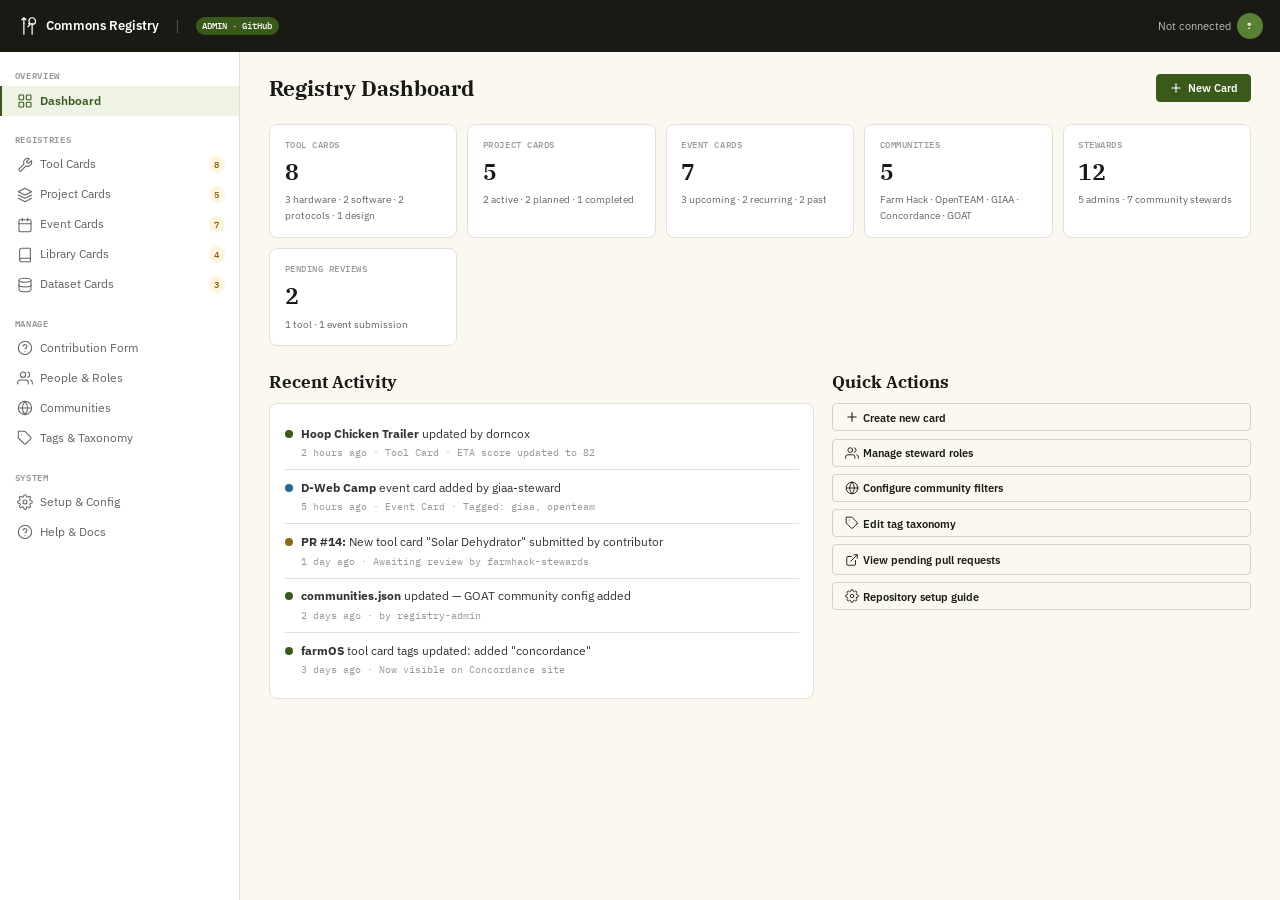
<file: commons-registry-admin-v3.html>
<!DOCTYPE html>
<html lang="en">
<head>
<meta charset="UTF-8">
<meta name="viewport" content="width=device-width, initial-scale=1.0">
<title>Commons Card Registry — Admin Panel</title>
<link href="https://fonts.googleapis.com/css2?family=IBM+Plex+Mono:wght@400;500;600&family=IBM+Plex+Sans:wght@300;400;500;600;700&family=IBM+Plex+Serif:wght@400;600&display=swap" rel="stylesheet">
<style>
:root {
  --ink:#1a1a14; --text:#333; --muted:#636363; --subtle:#999;
  --border:#d5d0c8; --rule:#e5e0d6; --bg:#faf8f1; --surface:#fff;
  --olive:#3a5a1c; --olive-l:#5a8033; --olive-bg:#eef3e6;
  --earth:#8b6914; --earth-bg:#fdf5e0; --sky:#236b8e; --sky-bg:#e6f0f7;
  --rust:#7c4a1e; --red:#9e2b2b; --red-bg:#fce8e8;
  --f-sans:'IBM Plex Sans',sans-serif;
  --f-serif:'IBM Plex Serif',Georgia,serif;
  --f-mono:'IBM Plex Mono',monospace;
  --r:4px; --r-lg:8px; --ease:.2s cubic-bezier(.4,0,.2,1);
}
*,*::before,*::after{box-sizing:border-box;margin:0;padding:0}
html{font-size:14.5px;scroll-behavior:smooth}
body{font-family:var(--f-sans);color:var(--text);background:var(--bg);line-height:1.55;-webkit-font-smoothing:antialiased}
h1,h2,h3,h4{font-family:var(--f-serif);color:var(--ink);line-height:1.25}
a{color:var(--olive);text-decoration:none;transition:color var(--ease)}
a:hover{color:var(--olive-l)}
code,.mono{font-family:var(--f-mono);font-size:.88em}
.sr-only{position:absolute;width:1px;height:1px;overflow:hidden;clip:rect(0,0,0,0)}

/* ─── LAYOUT ─── */
.app{display:grid;grid-template-columns:240px 1fr;grid-template-rows:52px 1fr;min-height:100vh}
.topbar{grid-column:1/-1;background:var(--ink);color:#fff;display:flex;align-items:center;padding:0 1.2rem;gap:.8rem;position:sticky;top:0;z-index:100}
.topbar .brand{display:flex;align-items:center;gap:.45rem;color:#fff;font-weight:600;font-size:.88rem;text-decoration:none}
.topbar .brand svg{width:22px;height:22px}
.topbar .sep{color:rgba(255,255,255,.25);margin:0 .3rem}
.topbar .env{font-family:var(--f-mono);font-size:.65rem;background:var(--olive);padding:.12rem .45rem;border-radius:99px;font-weight:500}
.topbar .user-pill{margin-left:auto;display:flex;align-items:center;gap:.4rem;font-size:.78rem;color:rgba(255,255,255,.7)}
.topbar .user-pill .avatar{width:26px;height:26px;border-radius:50%;background:var(--olive-l);display:flex;align-items:center;justify-content:center;font-size:.65rem;font-weight:700;color:#fff}

.sidebar{background:var(--surface);border-right:1px solid var(--rule);padding:1rem 0;overflow-y:auto}
.sidebar .nav-section{margin-bottom:1rem}
.sidebar .nav-label{font-family:var(--f-mono);font-size:.6rem;text-transform:uppercase;letter-spacing:.08em;color:var(--subtle);padding:.2rem 1rem;font-weight:600}
.sidebar .nav-item{display:flex;align-items:center;gap:.5rem;padding:.4rem 1rem;font-size:.82rem;color:var(--muted);cursor:pointer;transition:all var(--ease);border-left:2px solid transparent}
.sidebar .nav-item:hover{background:var(--olive-bg);color:var(--ink)}
.sidebar .nav-item.active{background:var(--olive-bg);color:var(--olive);border-left-color:var(--olive);font-weight:600}
.sidebar .nav-item svg{width:16px;height:16px;flex-shrink:0}
.sidebar .nav-item .badge{margin-left:auto;font-family:var(--f-mono);font-size:.6rem;background:var(--earth-bg);color:var(--earth);padding:.1rem .35rem;border-radius:99px;font-weight:600}

.main{padding:1.5rem 2rem;overflow-y:auto}

/* ─── PAGE SECTIONS ─── */
.page{display:none}
.page.active{display:block}
.page-head{margin-bottom:1.5rem;display:flex;align-items:center;gap:1rem;flex-wrap:wrap}
.page-head h1{font-size:1.45rem}
.page-head .actions{margin-left:auto;display:flex;gap:.4rem}

/* ─── BUTTONS ─── */
.btn{display:inline-flex;align-items:center;gap:.3rem;padding:.38rem .85rem;font-family:var(--f-sans);font-weight:600;font-size:.78rem;border:1.5px solid transparent;border-radius:var(--r);cursor:pointer;transition:all var(--ease);white-space:nowrap}
.btn-fill{background:var(--ink);color:#fff;border-color:var(--ink)}
.btn-fill:hover{background:#333}
.btn-olive{background:var(--olive);color:#fff;border-color:var(--olive)}
.btn-olive:hover{background:var(--olive-l);border-color:var(--olive-l)}
.btn-ghost{background:transparent;color:var(--ink);border-color:var(--border)}
.btn-ghost:hover{border-color:var(--ink)}
.btn-danger{background:transparent;color:var(--red);border-color:var(--red)}
.btn-danger:hover{background:var(--red-bg)}
.btn svg{width:14px;height:14px}

/* ─── STAT CARDS ─── */
.stat-grid{display:grid;grid-template-columns:repeat(auto-fill,minmax(170px,1fr));gap:.7rem;margin-bottom:1.8rem}
.stat-card{background:var(--surface);border:1px solid var(--rule);border-radius:var(--r-lg);padding:.9rem 1rem}
.stat-card .stat-label{font-family:var(--f-mono);font-size:.6rem;text-transform:uppercase;letter-spacing:.06em;color:var(--subtle);font-weight:500;margin-bottom:.2rem}
.stat-card .stat-val{font-family:var(--f-serif);font-size:1.6rem;color:var(--ink);font-weight:600}
.stat-card .stat-sub{font-size:.72rem;color:var(--muted);margin-top:.1rem}

/* ─── TABLE ─── */
.tbl-wrap{background:var(--surface);border:1px solid var(--rule);border-radius:var(--r-lg);overflow:hidden}
.tbl-head{display:flex;align-items:center;gap:.6rem;padding:.7rem 1rem;border-bottom:1px solid var(--rule);flex-wrap:wrap}
.tbl-search{font-family:var(--f-sans);font-size:.82rem;padding:.3rem .6rem;border:1px solid var(--border);border-radius:var(--r);background:var(--bg);flex:1;max-width:320px;outline:none}
.tbl-search:focus{border-color:var(--olive)}
.chip{font-family:var(--f-mono);font-size:.65rem;font-weight:500;padding:.2rem .5rem;border:1px solid var(--border);border-radius:99px;background:transparent;color:var(--muted);cursor:pointer;transition:all var(--ease)}
.chip:hover{border-color:var(--olive);color:var(--olive)}
.chip.on{background:var(--ink);color:#fff;border-color:var(--ink)}
table{width:100%;border-collapse:collapse}
th{text-align:left;font-family:var(--f-mono);font-size:.65rem;text-transform:uppercase;letter-spacing:.06em;color:var(--subtle);font-weight:600;padding:.5rem 1rem;border-bottom:1px solid var(--rule);background:var(--bg)}
td{padding:.55rem 1rem;border-bottom:1px solid var(--rule);font-size:.84rem;vertical-align:top}
tr:last-child td{border-bottom:none}
tr:hover td{background:rgba(58,90,28,.03)}
.tag{font-family:var(--f-mono);font-size:.6rem;font-weight:500;padding:.1rem .4rem;border-radius:99px;border:1px solid var(--rule);color:var(--muted);display:inline-block;margin:.1rem .15rem .1rem 0}
.tag-olive{border-color:#c7d9b3;background:var(--olive-bg);color:var(--olive)}
.tag-earth{border-color:#e5d5a8;background:var(--earth-bg);color:var(--earth)}
.tag-sky{border-color:#b3d1e5;background:var(--sky-bg);color:var(--sky)}
.status{display:inline-flex;align-items:center;gap:.25rem;font-family:var(--f-mono);font-size:.65rem;font-weight:600;padding:.15rem .4rem;border-radius:99px}
.status-pub{background:var(--olive-bg);color:var(--olive)}
.status-draft{background:var(--earth-bg);color:var(--earth)}
.status-review{background:var(--sky-bg);color:var(--sky)}
.comm-badge{display:inline-flex;padding:.1rem .35rem;border-radius:99px;font-family:var(--f-mono);font-size:.58rem;font-weight:600;background:var(--bg);border:1px solid var(--rule);color:var(--muted);margin:.1rem .1rem}

/* ─── FORMS ─── */
.form-grid{display:grid;grid-template-columns:1fr 1fr;gap:1rem}
.form-group{margin-bottom:1rem}
.form-group.full{grid-column:1/-1}
.form-group label{display:block;font-family:var(--f-mono);font-size:.68rem;text-transform:uppercase;letter-spacing:.05em;color:var(--muted);font-weight:500;margin-bottom:.3rem}
.form-group input,.form-group select,.form-group textarea{width:100%;font-family:var(--f-sans);font-size:.84rem;padding:.45rem .65rem;border:1px solid var(--border);border-radius:var(--r);background:var(--surface);color:var(--ink);outline:none;transition:border-color var(--ease)}
.form-group input:focus,.form-group select:focus,.form-group textarea:focus{border-color:var(--olive)}
.form-group textarea{min-height:80px;resize:vertical;line-height:1.5}
.form-group .help{font-size:.72rem;color:var(--subtle);margin-top:.2rem}
.form-group .multi-check{display:flex;flex-wrap:wrap;gap:.4rem;margin-top:.2rem}
.form-group .multi-check label{display:inline-flex;align-items:center;gap:.25rem;font-size:.78rem;font-weight:400;text-transform:none;letter-spacing:0;color:var(--text);cursor:pointer}
.form-group .multi-check input[type="checkbox"]{width:auto;accent-color:var(--olive)}

/* ─── HELP BOX ─── */
.help-box{background:var(--earth-bg);border:1px solid #e5d5a8;border-radius:var(--r-lg);padding:1rem 1.2rem;margin-bottom:1.2rem;font-size:.84rem;line-height:1.6}
.help-box h4{font-size:.95rem;color:var(--earth);margin-bottom:.3rem}
.help-box code{background:rgba(0,0,0,.06);padding:.12rem .3rem;border-radius:3px;font-size:.8rem}
.help-box ol,.help-box ul{margin:.4rem 0 .4rem 1.1rem}
.help-box li{margin-bottom:.25rem}
.help-box a{color:var(--earth);font-weight:600}

.info-box{background:var(--sky-bg);border:1px solid #b3d1e5;border-radius:var(--r-lg);padding:1rem 1.2rem;margin-bottom:1.2rem;font-size:.84rem;line-height:1.6}
.info-box h4{font-size:.95rem;color:var(--sky);margin-bottom:.3rem}

/* ─── MODAL ─── */
.modal-overlay{display:none;position:fixed;inset:0;background:rgba(0,0,0,.45);z-index:200;align-items:center;justify-content:center}
.modal-overlay.open{display:flex}
.modal{background:var(--surface);border-radius:var(--r-lg);width:90%;max-width:720px;max-height:85vh;overflow-y:auto;box-shadow:0 12px 40px rgba(0,0,0,.2)}
.modal-head{display:flex;align-items:center;padding:1rem 1.2rem;border-bottom:1px solid var(--rule)}
.modal-head h3{flex:1}
.modal-head .close{background:none;border:none;font-size:1.2rem;cursor:pointer;color:var(--muted);padding:.2rem}
.modal-body{padding:1.2rem}
.modal-foot{display:flex;justify-content:flex-end;gap:.4rem;padding:.8rem 1.2rem;border-top:1px solid var(--rule);background:var(--bg)}

/* ─── ACTIVITY LOG ─── */
.activity-item{display:flex;gap:.6rem;padding:.6rem 0;border-bottom:1px solid var(--rule);font-size:.82rem}
.activity-item:last-child{border-bottom:none}
.activity-dot{width:8px;height:8px;border-radius:50%;margin-top:.35rem;flex-shrink:0}
.dot-green{background:var(--olive)}
.dot-amber{background:var(--earth)}
.dot-blue{background:var(--sky)}
.activity-item .time{font-family:var(--f-mono);font-size:.68rem;color:var(--subtle);margin-top:.15rem}

/* ─── RESPONSIVE ─── */
@media(max-width:860px){
  .app{grid-template-columns:1fr}
  .sidebar{display:none}
  .form-grid{grid-template-columns:1fr}
}
</style>
</head>
<body>

<!-- ─── SVG ICONS ─── -->
<svg xmlns="http://www.w3.org/2000/svg" style="display:none">
  <symbol id="i-logo" viewBox="0 0 32 32" fill="none" stroke="currentColor" stroke-width="1.8" stroke-linecap="round" stroke-linejoin="round"><path d="M10 4v8M10 4l-3 3M10 4l3 3"/><path d="M10 12v16"/><path d="M22 4c-2.5 0-4.5 2-4.5 4.5 0 1 .3 1.9.8 2.7l-1.3 1.3 1.5 1.5 1.3-1.3c.8.5 1.7.8 2.7.8 2.5 0 4.5-2 4.5-4.5S24.5 4 22 4z"/><path d="M18 15l-2 2"/><path d="M22 12v16"/></symbol>
  <symbol id="i-dash" viewBox="0 0 24 24" fill="none" stroke="currentColor" stroke-width="1.6" stroke-linecap="round" stroke-linejoin="round"><rect x="3" y="3" width="7" height="7" rx="1"/><rect x="14" y="3" width="7" height="7" rx="1"/><rect x="14" y="14" width="7" height="7" rx="1"/><rect x="3" y="14" width="7" height="7" rx="1"/></symbol>
  <symbol id="i-tool" viewBox="0 0 24 24" fill="none" stroke="currentColor" stroke-width="1.6" stroke-linecap="round" stroke-linejoin="round"><path d="M14.7 6.3a1 1 0 000 1.4l1.6 1.6a1 1 0 001.4 0l3.77-3.77a6 6 0 01-7.94 7.94l-6.91 6.91a2.12 2.12 0 01-3-3l6.91-6.91a6 6 0 017.94-7.94l-3.76 3.76z"/></symbol>
  <symbol id="i-proj" viewBox="0 0 24 24" fill="none" stroke="currentColor" stroke-width="1.6" stroke-linecap="round" stroke-linejoin="round"><polygon points="12,2 2,7 12,12 22,7"/><polyline points="2,17 12,22 22,17"/><polyline points="2,12 12,17 22,12"/></symbol>
  <symbol id="i-cal" viewBox="0 0 24 24" fill="none" stroke="currentColor" stroke-width="1.6" stroke-linecap="round" stroke-linejoin="round"><rect x="3" y="4" width="18" height="18" rx="2"/><path d="M16 2v4M8 2v4M3 10h18"/></symbol>
  <symbol id="i-book" viewBox="0 0 24 24" fill="none" stroke="currentColor" stroke-width="1.6" stroke-linecap="round" stroke-linejoin="round"><path d="M4 19.5A2.5 2.5 0 016.5 17H20"/><path d="M6.5 2H20v20H6.5A2.5 2.5 0 014 19.5v-15A2.5 2.5 0 016.5 2z"/></symbol>
  <symbol id="i-data" viewBox="0 0 24 24" fill="none" stroke="currentColor" stroke-width="1.6" stroke-linecap="round" stroke-linejoin="round"><ellipse cx="12" cy="5" rx="9" ry="3"/><path d="M21 12c0 1.66-4 3-9 3s-9-1.34-9-3"/><path d="M3 5v14c0 1.66 4 3 9 3s9-1.34 9-3V5"/></symbol>
  <symbol id="i-users" viewBox="0 0 24 24" fill="none" stroke="currentColor" stroke-width="1.6" stroke-linecap="round" stroke-linejoin="round"><path d="M17 21v-2a4 4 0 00-4-4H5a4 4 0 00-4 4v2"/><circle cx="9" cy="7" r="4"/><path d="M23 21v-2a4 4 0 00-3-3.87"/><path d="M16 3.13a4 4 0 010 7.75"/></symbol>
  <symbol id="i-globe" viewBox="0 0 24 24" fill="none" stroke="currentColor" stroke-width="1.6" stroke-linecap="round" stroke-linejoin="round"><circle cx="12" cy="12" r="10"/><path d="M2 12h20"/><path d="M12 2a15.3 15.3 0 014 10 15.3 15.3 0 01-4 10 15.3 15.3 0 01-4-10 15.3 15.3 0 014-10z"/></symbol>
  <symbol id="i-gear" viewBox="0 0 24 24" fill="none" stroke="currentColor" stroke-width="1.6" stroke-linecap="round" stroke-linejoin="round"><circle cx="12" cy="12" r="3"/><path d="M19.4 15a1.65 1.65 0 00.33 1.82l.06.06a2 2 0 01-2.83 2.83l-.06-.06a1.65 1.65 0 00-1.82-.33 1.65 1.65 0 00-1 1.51V21a2 2 0 01-4 0v-.09A1.65 1.65 0 009 19.4a1.65 1.65 0 00-1.82.33l-.06.06a2 2 0 01-2.83-2.83l.06-.06A1.65 1.65 0 004.68 15a1.65 1.65 0 00-1.51-1H3a2 2 0 010-4h.09A1.65 1.65 0 004.6 9a1.65 1.65 0 00-.33-1.82l-.06-.06a2 2 0 012.83-2.83l.06.06A1.65 1.65 0 009 4.68a1.65 1.65 0 001-1.51V3a2 2 0 014 0v.09a1.65 1.65 0 001 1.51 1.65 1.65 0 001.82-.33l.06-.06a2 2 0 012.83 2.83l-.06.06A1.65 1.65 0 0019.4 9a1.65 1.65 0 001.51 1H21a2 2 0 010 4h-.09a1.65 1.65 0 00-1.51 1z"/></symbol>
  <symbol id="i-help" viewBox="0 0 24 24" fill="none" stroke="currentColor" stroke-width="1.6" stroke-linecap="round" stroke-linejoin="round"><circle cx="12" cy="12" r="10"/><path d="M9.09 9a3 3 0 015.83 1c0 2-3 3-3 3"/><line x1="12" y1="17" x2="12.01" y2="17"/></symbol>
  <symbol id="i-plus" viewBox="0 0 24 24" fill="none" stroke="currentColor" stroke-width="2" stroke-linecap="round"><line x1="12" y1="5" x2="12" y2="19"/><line x1="5" y1="12" x2="19" y2="12"/></symbol>
  <symbol id="i-edit" viewBox="0 0 24 24" fill="none" stroke="currentColor" stroke-width="1.6" stroke-linecap="round" stroke-linejoin="round"><path d="M11 4H4a2 2 0 00-2 2v14a2 2 0 002 2h14a2 2 0 002-2v-7"/><path d="M18.5 2.5a2.121 2.121 0 013 3L12 15l-4 1 1-4 9.5-9.5z"/></symbol>
  <symbol id="i-ext" viewBox="0 0 24 24" fill="none" stroke="currentColor" stroke-width="1.6" stroke-linecap="round" stroke-linejoin="round"><path d="M18 13v6a2 2 0 01-2 2H5a2 2 0 01-2-2V8a2 2 0 012-2h6"/><polyline points="15,3 21,3 21,9"/><line x1="10" y1="14" x2="21" y2="3"/></symbol>
  <symbol id="i-tag" viewBox="0 0 24 24" fill="none" stroke="currentColor" stroke-width="1.6" stroke-linecap="round" stroke-linejoin="round"><path d="M20.59 13.41l-7.17 7.17a2 2 0 01-2.83 0L2 12V2h10l8.59 8.59a2 2 0 010 2.82z"/><line x1="7" y1="7" x2="7.01" y2="7"/></symbol>
</svg>

<!-- ─── APP SHELL ─── -->
<div class="app">

  <!-- TOPBAR -->
  <div class="topbar">
    <a class="brand" href="#"><svg><use href="#i-logo"/></svg> Commons Registry</a>
    <span class="sep">|</span>
    <span class="env">ADMIN</span>
    <div class="user-pill">
      <span id="user-name">Not connected</span>
      <div class="avatar" id="user-avatar">?</div>
    </div>
  </div>

  <!-- SIDEBAR -->
  <div class="sidebar">
    <div class="nav-section">
      <div class="nav-label">Overview</div>
      <div class="nav-item active" onclick="showPage('dashboard')"><svg><use href="#i-dash"/></svg> Dashboard</div>
    </div>
    <div class="nav-section">
      <div class="nav-label">Registries</div>
      <div class="nav-item" onclick="showPage('tools')"><svg><use href="#i-tool"/></svg> Tool Cards <span class="badge" id="n-tools">8</span></div>
      <div class="nav-item" onclick="showPage('projects')"><svg><use href="#i-proj"/></svg> Project Cards <span class="badge" id="n-proj">5</span></div>
      <div class="nav-item" onclick="showPage('events')"><svg><use href="#i-cal"/></svg> Event Cards <span class="badge" id="n-ev">7</span></div>
      <div class="nav-item" onclick="showPage('library')"><svg><use href="#i-book"/></svg> Library Cards <span class="badge" id="n-lib">4</span></div>
      <div class="nav-item" onclick="showPage('datasets')"><svg><use href="#i-data"/></svg> Dataset Cards <span class="badge" id="n-ds">3</span></div>
    </div>
    <div class="nav-section">
      <div class="nav-label">Manage</div>
      <div class="nav-item" onclick="showPage('contribute-setup')"><svg><use href="#i-help"/></svg> Contribution Form</div>
      <div class="nav-item" onclick="showPage('people')"><svg><use href="#i-users"/></svg> People &amp; Roles</div>
      <div class="nav-item" onclick="showPage('communities')"><svg><use href="#i-globe"/></svg> Communities</div>
      <div class="nav-item" onclick="showPage('tags')"><svg><use href="#i-tag"/></svg> Tags &amp; Taxonomy</div>
    </div>
    <div class="nav-section">
      <div class="nav-label">System</div>
      <div class="nav-item" onclick="showPage('setup')"><svg><use href="#i-gear"/></svg> Setup &amp; Config</div>
      <div class="nav-item" onclick="showPage('help')"><svg><use href="#i-help"/></svg> Help &amp; Docs</div>
    </div>
  </div>

  <!-- MAIN CONTENT AREA -->
  <div class="main">

    <!-- ════ DASHBOARD ════ -->
    <div class="page active" id="p-dashboard">
      <div class="page-head">
        <h1>Registry Dashboard</h1>
        <div class="actions">
          <button class="btn btn-olive" onclick="openNewCard()"><svg><use href="#i-plus"/></svg> New Card</button>
        </div>
      </div>

      <div class="stat-grid">
        <div class="stat-card"><div class="stat-label">Tool Cards</div><div class="stat-val">8</div><div class="stat-sub">3 hardware · 2 software · 2 protocols · 1 design</div></div>
        <div class="stat-card"><div class="stat-label">Project Cards</div><div class="stat-val">5</div><div class="stat-sub">2 active · 2 planned · 1 completed</div></div>
        <div class="stat-card"><div class="stat-label">Event Cards</div><div class="stat-val">7</div><div class="stat-sub">3 upcoming · 2 recurring · 2 past</div></div>
        <div class="stat-card"><div class="stat-label">Communities</div><div class="stat-val">5</div><div class="stat-sub">Farm Hack · OpenTEAM · GIAA · Concordance · GOAT</div></div>
        <div class="stat-card"><div class="stat-label">Stewards</div><div class="stat-val">12</div><div class="stat-sub">5 admins · 7 community stewards</div></div>
        <div class="stat-card"><div class="stat-label">Pending Reviews</div><div class="stat-val">2</div><div class="stat-sub">1 tool · 1 event submission</div></div>
      </div>

      <div style="display:grid;grid-template-columns:1.3fr 1fr;gap:1.2rem;">
        <div>
          <h3 style="margin-bottom:.7rem;">Recent Activity</h3>
          <div style="background:var(--surface);border:1px solid var(--rule);border-radius:var(--r-lg);padding:.8rem 1rem;">
            <div class="activity-item"><div class="activity-dot dot-green"></div><div><strong>Hoop Chicken Trailer</strong> updated by dorncox<div class="time">2 hours ago · Tool Card · ETA score updated to 82</div></div></div>
            <div class="activity-item"><div class="activity-dot dot-blue"></div><div><strong>D-Web Camp</strong> event card added by giaa-steward<div class="time">5 hours ago · Event Card · Tagged: giaa, openteam</div></div></div>
            <div class="activity-item"><div class="activity-dot dot-amber"></div><div><strong>PR #14:</strong> New tool card "Solar Dehydrator" submitted by contributor<div class="time">1 day ago · Awaiting review by farmhack-stewards</div></div></div>
            <div class="activity-item"><div class="activity-dot dot-green"></div><div><strong>communities.json</strong> updated — GOAT community config added<div class="time">2 days ago · by registry-admin</div></div></div>
            <div class="activity-item"><div class="activity-dot dot-green"></div><div><strong>farmOS</strong> tool card tags updated: added "concordance"<div class="time">3 days ago · Now visible on Concordance site</div></div></div>
          </div>
        </div>
        <div>
          <h3 style="margin-bottom:.7rem;">Quick Actions</h3>
          <div style="display:flex;flex-direction:column;gap:.5rem;">
            <button class="btn btn-ghost" style="justify-content:flex-start;" onclick="openNewCard()"><svg><use href="#i-plus"/></svg> Create new card</button>
            <button class="btn btn-ghost" style="justify-content:flex-start;" onclick="showPage('people')"><svg><use href="#i-users"/></svg> Manage steward roles</button>
            <button class="btn btn-ghost" style="justify-content:flex-start;" onclick="showPage('communities')"><svg><use href="#i-globe"/></svg> Configure community filters</button>
            <button class="btn btn-ghost" style="justify-content:flex-start;" onclick="showPage('tags')"><svg><use href="#i-tag"/></svg> Edit tag taxonomy</button>
            <a class="btn btn-ghost" style="justify-content:flex-start;" href="https://github.com" target="_blank"><svg><use href="#i-ext"/></svg> View pending pull requests</a>
            <button class="btn btn-ghost" style="justify-content:flex-start;" onclick="showPage('setup')"><svg><use href="#i-gear"/></svg> Repository setup guide</button>
          </div>
        </div>
      </div>
    </div>

    <!-- ════ TOOLS REGISTRY ════ -->
    <div class="page" id="p-tools">
      <div class="page-head">
        <h1>Tool Cards</h1>
        <div class="actions">
          <button class="btn btn-olive" onclick="openNewCard('tool')"><svg><use href="#i-plus"/></svg> New Tool</button>
        </div>
      </div>
      <div class="tbl-wrap">
        <div class="tbl-head">
          <input class="tbl-search" placeholder="Search tools..." oninput="filterTable(this,'tools-tbl')">
          <button class="chip on" onclick="filterType(this,'all','tools-tbl')">All</button>
          <button class="chip" onclick="filterType(this,'hardware','tools-tbl')">Hardware</button>
          <button class="chip" onclick="filterType(this,'software','tools-tbl')">Software</button>
          <button class="chip" onclick="filterType(this,'protocol','tools-tbl')">Protocol</button>
          <button class="chip" onclick="filterType(this,'design','tools-tbl')">Design</button>
        </div>
        <table id="tools-tbl">
          <thead><tr><th>Tool</th><th>Type</th><th>Communities</th><th>Tags</th><th>Status</th><th>ETA</th><th></th></tr></thead>
          <tbody>
            <tr data-type="hardware"><td><strong>Hoop Chicken Trailer</strong><br><span style="color:var(--muted);font-size:.78rem;">Pastured Poultry Egg Mobile</span></td><td><span class="tag tag-olive">hardware</span></td><td><span class="comm-badge">FH</span><span class="comm-badge">GIAA</span><span class="comm-badge">OT</span></td><td><span class="tag">open-hardware</span><span class="tag">repairable</span></td><td><span class="status status-pub">Published</span></td><td>82</td><td><button class="btn btn-ghost" onclick="openEditor('tool','hoop-chicken-trailer')"><svg><use href="#i-edit"/></svg></button></td></tr>
            <tr data-type="hardware"><td><strong>Walk-In Cooler</strong><br><span style="color:var(--muted);font-size:.78rem;">Post-Harvest Cold Storage</span></td><td><span class="tag tag-olive">hardware</span></td><td><span class="comm-badge">FH</span></td><td><span class="tag">open-hardware</span><span class="tag">post-harvest</span></td><td><span class="status status-pub">Published</span></td><td>71</td><td><button class="btn btn-ghost" onclick="openEditor('tool','walk-in-cooler')"><svg><use href="#i-edit"/></svg></button></td></tr>
            <tr data-type="hardware"><td><strong>Reemay Robot</strong><br><span style="color:var(--muted);font-size:.78rem;">Arduino Row Cover Automation</span></td><td><span class="tag tag-olive">hardware</span></td><td><span class="comm-badge">FH</span></td><td><span class="tag">arduino</span><span class="tag">prototype</span></td><td><span class="status status-draft">Draft</span></td><td>—</td><td><button class="btn btn-ghost" onclick="openEditor('tool','reemay-robot')"><svg><use href="#i-edit"/></svg></button></td></tr>
            <tr data-type="software"><td><strong>farmOS</strong><br><span style="color:var(--muted);font-size:.78rem;">Farm Management Platform</span></td><td><span class="tag tag-sky">software</span></td><td><span class="comm-badge">FH</span><span class="comm-badge">OT</span><span class="comm-badge">AKC</span></td><td><span class="tag">open-source</span><span class="tag">data-sovereignty</span></td><td><span class="status status-pub">Published</span></td><td>90</td><td><button class="btn btn-ghost" onclick="openEditor('tool','farmos')"><svg><use href="#i-edit"/></svg></button></td></tr>
            <tr data-type="protocol"><td><strong>Talk to Your Tools</strong><br><span style="color:var(--muted);font-size:.78rem;">Technological Terroir Documentation</span></td><td><span class="tag tag-earth">protocol</span></td><td><span class="comm-badge">AKC</span><span class="comm-badge">FH</span></td><td><span class="tag">concordance</span><span class="tag">documentation</span></td><td><span class="status status-pub">Published</span></td><td>—</td><td><button class="btn btn-ghost" onclick="openEditor('tool','talk-tools')"><svg><use href="#i-edit"/></svg></button></td></tr>
            <tr data-type="design"><td><strong>Ethical Technology Assessment</strong><br><span style="color:var(--muted);font-size:.78rem;">Participatory Evaluation Framework</span></td><td><span class="tag" style="border-color:#d4a8a8;background:#fdf0f0;color:var(--rust);">design</span></td><td><span class="comm-badge">GIAA</span><span class="comm-badge">FH</span><span class="comm-badge">OT</span></td><td><span class="tag">ethics</span><span class="tag">framework</span></td><td><span class="status status-pub">Published</span></td><td>—</td><td><button class="btn btn-ghost" onclick="openEditor('tool','eta')"><svg><use href="#i-edit"/></svg></button></td></tr>
          </tbody>
        </table>
      </div>
    </div>

    <!-- ════ SETUP & CONFIG ════ -->
    <div class="page" id="p-setup">
      <div class="page-head"><h1>Setup &amp; Configuration</h1></div>

      <div style="background:var(--surface);border:1px solid var(--rule);border-radius:var(--r-lg);padding:1.2rem;margin-bottom:1.2rem;">
        <h3 style="margin-bottom:.8rem;">Connect to Repository</h3>
        <div class="form-grid">
          <div class="form-group">
            <label>Git Platform</label>
            <select id="cfg-platform" onchange="onPlatformChange()">
              <option value="github">GitHub (github.com)</option>
              <option value="gitlab">GitLab (gitlab.com or self-hosted)</option>
              <option value="gitea">Gitea / Forgejo / Codeberg</option>
            </select>
            <div class="help">All platforms use the same card data model. Only the API layer changes.</div>
          </div>
          <div class="form-group" id="cfg-instance-wrap" style="display:none;">
            <label>Instance URL</label>
            <input type="url" id="cfg-instance" placeholder="https://gitlab.example.com">
            <div class="help">Required for self-hosted GitLab, Gitea, Forgejo, or Codeberg.</div>
          </div>
          <div class="form-group">
            <label id="cfg-token-label">Personal Access Token</label>
            <input type="password" id="cfg-token" placeholder="ghp_xxxxxxxxxxxxxxxxxxxx">
            <div class="help" id="cfg-token-help">Stored in browser session only. Cleared when you close this tab.</div>
          </div>
          <div class="form-group">
            <label>Repository</label>
            <input type="text" id="cfg-repo" value="dornawcox/commons-registry" placeholder="owner/repo">
            <div class="help" id="cfg-repo-help">Format: <code>owner/repo-name</code></div>
          </div>
          <div class="form-group"><label>Branch</label><input type="text" id="cfg-branch" value="main"></div>
          <div class="form-group">
            <label>Pages Base URL</label>
            <input type="url" id="cfg-pages-url" placeholder="https://dornawcox.github.io/commons-registry">
            <div class="help">Public URL where JSON is served. Community sites fetch from here.</div>
          </div>
        </div>
        <div style="display:flex;gap:.5rem;margin-top:.6rem;">
          <button class="btn btn-olive" onclick="testConnection()">Test Connection</button>
          <button class="btn btn-ghost" onclick="saveConfig()">Save Config</button>
        </div>
        <div id="conn-result" style="margin-top:.6rem;font-size:.82rem;"></div>
      </div>

      <div class="help-box"><h4 id="guide-token-title">&#128273; Token Setup</h4><div id="guide-token-body"></div></div>
      <div class="help-box"><h4>&#128274; Branch Protection</h4><div id="guide-protection-body"></div></div>
      <div class="help-box"><h4>&#128101; Steward Teams</h4><div id="guide-teams-body"></div></div>

      <div class="help-box">
        <h4>&#128196; Code Ownership (All Platforms)</h4>
        <p>All three platforms support a <code>CODEOWNERS</code> file defining required reviewers per data file. Place in <code>.github/</code> (GitHub), or repo root (GitLab/Gitea).</p>
        <pre style="background:rgba(0,0,0,.06);padding:.6rem;border-radius:var(--r);font-size:.72rem;overflow-x:auto;margin:.4rem 0;"><code># CODEOWNERS
data/tools.json          @org/farmhack-stewards @org/openteam-stewards
data/projects.json       @org/openteam-stewards @org/giaa-stewards
data/events.json         @org/farmhack-stewards @org/giaa-stewards @org/openteam-stewards
data/library.json        @org/concordance-stewards @org/openteam-stewards
data/datasets.json       @org/concordance-stewards @org/openteam-stewards
data/people.json         @org/registry-admins
schemas/*                @org/registry-admins</code></pre>
        <p style="font-size:.8rem;color:var(--muted);">GitLab: CODEOWNERS enforcement needs Premium; use Protected Branches on Free. Gitea: 1.21+ supports CODEOWNERS.</p>
      </div>

      <div class="help-box">
        <h4>&#9989; Validation CI</h4>
        <div class="filter-rail" style="margin:.5rem 0;"><button class="chip on" onclick="showCI(this,'github')">GitHub Actions</button><button class="chip" onclick="showCI(this,'gitlab')">GitLab CI</button><button class="chip" onclick="showCI(this,'gitea')">Gitea Actions</button></div>
        <pre id="ci-github" style="background:rgba(0,0,0,.06);padding:.5rem;border-radius:var(--r);font-size:.7rem;overflow-x:auto;"><code># .github/workflows/validate.yml
name: Validate Registry
on: [push, pull_request]
jobs:
  validate:
    runs-on: ubuntu-latest
    steps:
      - uses: actions/checkout@v4
      - run: for f in data/*.json; do python -m json.tool "$f" > /dev/null; done
      - run: python3 scripts/validate_cards.py</code></pre>
        <pre id="ci-gitlab" style="background:rgba(0,0,0,.06);padding:.5rem;border-radius:var(--r);font-size:.7rem;overflow-x:auto;display:none;"><code># .gitlab-ci.yml
validate:
  image: python:3.11-slim
  script:
    - for f in data/*.json; do python -m json.tool "$f" > /dev/null; done
    - python3 scripts/validate_cards.py
  rules:
    - if: $CI_PIPELINE_SOURCE == "merge_request_event"
    - if: $CI_COMMIT_BRANCH == "main"
pages:
  stage: deploy
  script: [mkdir -p public, cp -r data/ admin/ schemas/ public/]
  artifacts: { paths: [public] }
  rules: [{ if: "$CI_COMMIT_BRANCH == 'main'" }]</code></pre>
        <pre id="ci-gitea" style="background:rgba(0,0,0,.06);padding:.5rem;border-radius:var(--r);font-size:.7rem;overflow-x:auto;display:none;"><code># .gitea/workflows/validate.yml
# Gitea Actions uses identical YAML syntax to GitHub Actions (since 1.19+)
name: Validate Registry
on: [push, pull_request]
jobs:
  validate:
    runs-on: ubuntu-latest
    steps:
      - uses: actions/checkout@v4
      - run: for f in data/*.json; do python -m json.tool "$f" > /dev/null; done
      - run: python3 scripts/validate_cards.py</code></pre>
      </div>

      <div class="info-box"><h4>&#128279; Pages Hosting</h4><div id="guide-pages-body"></div></div>

      <div class="info-box">
        <h4>&#127760; Community Site Integration (Platform-Agnostic)</h4>
        <p>This snippet works identically on any platform. Sites only need the Pages base URL:</p>
        <pre style="background:rgba(0,0,0,.06);padding:.5rem;border-radius:var(--r);font-size:.72rem;overflow-x:auto;margin:.4rem 0;"><code>const REGISTRY = 'https://YOUR-PAGES-URL/data'; // set per deployment
const MY_COMMUNITY = 'farmhack';                 // set per site
async function loadCards(type) {
  const r = await fetch(`${REGISTRY}/${type}.json`);
  return (await r.json()).filter(c =&gt; c.communities.includes(MY_COMMUNITY));
}</code></pre>
      </div>

      <div style="background:var(--surface);border:1px solid var(--rule);border-radius:var(--r-lg);padding:1rem;overflow-x:auto;">
        <h3 style="margin-bottom:.5rem;">Platform Comparison</h3>
        <table style="font-size:.78rem;"><thead><tr><th>Feature</th><th>GitHub</th><th>GitLab</th><th>Gitea / Forgejo</th></tr></thead><tbody>
        <tr><td>Pages hosting</td><td>Built-in, free</td><td>Via CI pipeline, free</td><td>Built-in (1.17+) or reverse proxy</td></tr>
        <tr><td>API style</td><td>REST Contents API</td><td>REST Files API (v4)</td><td>GitHub-compatible REST API</td></tr>
        <tr><td>OAuth (no server)</td><td>Needs proxy for token exchange</td><td>PKCE flow &mdash; no proxy needed</td><td>Varies by version</td></tr>
        <tr><td>CODEOWNERS</td><td>Free &#10003;</td><td>Premium only</td><td>1.21+ &#10003;</td></tr>
        <tr><td>Branch protection</td><td>Free (limited)</td><td>Free, more granular</td><td>Free, granular</td></tr>
        <tr><td>Self-hostable</td><td>No</td><td>Yes (CE edition)</td><td>Yes (very lightweight)</td></tr>
        <tr><td>Data sovereignty</td><td>US-hosted</td><td>Self-host or EU</td><td>Full control &mdash; ideal for Pillar 2</td></tr>
        </tbody></table>
      </div>
    </div>

    <!-- ════ PEOPLE & ROLES ════ -->
    <div class="page" id="p-people">
      <div class="page-head"><h1>People &amp; Roles</h1><div class="actions"><button class="btn btn-olive" onclick="openNewCard('person')"><svg><use href="#i-plus"/></svg> Add Person</button></div></div>
      <div class="info-box"><h4>How roles work</h4><p>Roles in <code>people.json</code> define who can do what in the admin panel. GitHub Teams enforce the same roles at the repository level via CODEOWNERS. Each person's Hylo profile provides their rich community identity.</p></div>
      <div class="tbl-wrap">
        <table>
          <thead><tr><th>Person</th><th>GitHub</th><th>Roles</th><th>Communities</th><th>Hylo Profile</th><th></th></tr></thead>
          <tbody>
            <tr><td><strong>Dorn Cox</strong><br><span style="color:var(--muted);font-size:.78rem;">Wolfe's Neck / Farm Hack</span></td><td><code>dorncox</code></td><td><span class="status status-pub">Admin</span> <span class="status status-pub">Steward</span></td><td><span class="comm-badge">FH</span><span class="comm-badge">OT</span><span class="comm-badge">GIAA</span></td><td><a href="https://www.hylo.com/members/dorncox" target="_blank">View →</a></td><td><button class="btn btn-ghost"><svg><use href="#i-edit"/></svg></button></td></tr>
            <tr><td><strong>Kristen Loria</strong><br><span style="color:var(--muted);font-size:.78rem;">Farm Hack Community</span></td><td><code>kristen-loria</code></td><td><span class="status status-pub">Steward</span></td><td><span class="comm-badge">FH</span></td><td><a href="#" target="_blank">View →</a></td><td><button class="btn btn-ghost"><svg><use href="#i-edit"/></svg></button></td></tr>
            <tr><td><strong>GIAA Secretariat</strong><br><span style="color:var(--muted);font-size:.78rem;">Grassroots Innovations Assembly</span></td><td><code>giaa-admin</code></td><td><span class="status status-pub">Steward</span> <span class="status status-review">Reviewer</span></td><td><span class="comm-badge">GIAA</span></td><td><a href="#" target="_blank">View →</a></td><td><button class="btn btn-ghost"><svg><use href="#i-edit"/></svg></button></td></tr>
          </tbody>
        </table>
      </div>
    </div>

    <!-- ════ COMMUNITIES ════ -->
    <div class="page" id="p-communities">
      <div class="page-head"><h1>Communities</h1><div class="actions"><button class="btn btn-olive"><svg><use href="#i-plus"/></svg> Add Community</button></div></div>
      <div class="info-box"><h4>How communities work</h4><p>Each community defines a filter configuration. When a community site loads cards from the registry, it filters by its community ID. Adding a community ID tag to a card makes it appear on that community's site. Stewards curate which cards belong to their community.</p></div>
      <div class="tbl-wrap">
        <table>
          <thead><tr><th>Community</th><th>ID</th><th>Card Types</th><th>Stewards</th><th>Hylo Group</th><th>Hub URL</th></tr></thead>
          <tbody>
            <tr><td><strong>Farm Hack</strong></td><td><code>farmhack</code></td><td>tool, event, library, project</td><td>dorncox, kristen-loria</td><td><a href="https://www.hylo.com/groups/farmhack" target="_blank">Hylo →</a></td><td><a href="#" target="_blank">Site →</a></td></tr>
            <tr><td><strong>OpenTEAM</strong></td><td><code>openteam</code></td><td>tool, project, dataset, event, library</td><td>dorncox, openteam-admin</td><td><a href="https://www.hylo.com/groups/openteam" target="_blank">Hylo →</a></td><td><a href="https://dornawcox.github.io/Test-37/" target="_blank">Site →</a></td></tr>
            <tr><td><strong>GIAA</strong></td><td><code>giaa</code></td><td>project, event, tool, library</td><td>giaa-admin</td><td><a href="#" target="_blank">Hylo →</a></td><td><a href="https://www.gia-agroecology.org/" target="_blank">Site →</a></td></tr>
            <tr><td><strong>Concordance</strong></td><td><code>concordance</code></td><td>tool, library, dataset</td><td>concordance-steward</td><td><a href="#" target="_blank">Hylo →</a></td><td><a href="https://agricultural-knowledge-concordance.github.io/Ag-Knowledge-Concordance/" target="_blank">Site →</a></td></tr>
            <tr><td><strong>GOAT</strong></td><td><code>goat</code></td><td>tool, event, project</td><td>goat-admin</td><td>—</td><td><a href="https://forum.goatech.org" target="_blank">Forum →</a></td></tr>
          </tbody>
        </table>
      </div>
    </div>

    <!-- ════ HELP & DOCS ════ -->
    <div class="page" id="p-help">
      <div class="page-head"><h1>Help &amp; Documentation</h1></div>

      <div class="help-box">
        <h4>How the Registry Works</h4>
        <p>The Commons Card Registry is a single GitHub repository containing JSON data files. Each file holds an array of cards (tools, projects, events, etc.). Community websites fetch these files and filter by their community tags to display relevant content.</p>
        <p><strong>No one needs to know Git.</strong> The admin panel reads and writes JSON through the GitHub API. Changes appear on all community sites within ~1 minute (the time it takes GitHub Pages to rebuild).</p>
      </div>

      <div class="help-box">
        <h4>Creating a New Card</h4>
        <ol>
          <li>Click <strong>"New Card"</strong> and select the card type</li>
          <li>Fill in the required fields (title, description, tags, communities)</li>
          <li>Click <strong>"Save"</strong> — if you're a steward, it commits directly; if you're a contributor, it creates a pull request for review</li>
          <li>The card appears on all community sites that match its community tags</li>
        </ol>
      </div>

      <div class="help-box">
        <h4>Making a Card Appear on Multiple Sites</h4>
        <p>Add community IDs to the card's <code>communities</code> array. For example, a tool tagged <code>["farmhack", "giaa", "openteam"]</code> will appear on all three sites. Only stewards of a community can add/remove that community's tag.</p>
      </div>

      <div class="help-box">
        <h4>The "Browse All Communities" Toggle</h4>
        <p>Every community site includes a toggle that lets visitors see cards from all communities, not just their own. This promotes cross-pollination while keeping the default view curated and focused.</p>
      </div>

      <div class="info-box">
        <h4>API Reference: GitHub Contents API</h4>
        <p>The admin panel uses these GitHub API endpoints:</p>
        <p><strong>Read:</strong> <code>GET /repos/{owner}/{repo}/contents/data/{file}.json</code></p>
        <p><strong>Write:</strong> <code>PUT /repos/{owner}/{repo}/contents/data/{file}.json</code> (include <code>sha</code> from read, <code>content</code> as base64, <code>message</code> as commit message)</p>
        <p><strong>Create PR:</strong> <code>POST /repos/{owner}/{repo}/pulls</code> (first create a branch with <code>POST /repos/{owner}/{repo}/git/refs</code>)</p>
        <p><strong>Auth:</strong> Include header <code>Authorization: Bearer {token}</code> on all requests.</p>
      </div>
    </div>

    <!-- Placeholder pages for other sections -->
    <div class="page" id="p-projects"><div class="page-head"><h1>Project Cards</h1><div class="actions"><button class="btn btn-olive" onclick="openNewCard('project')"><svg><use href="#i-plus"/></svg> New Project</button></div></div><p style="color:var(--muted);">Project cards follow the same pattern as tool cards. Filtered by project_type: collabathon, pilot, working-group, research.</p></div>
    <div class="page" id="p-events"><div class="page-head"><h1>Event Cards</h1><div class="actions"><button class="btn btn-olive" onclick="openNewCard('event')"><svg><use href="#i-plus"/></svg> New Event</button></div></div><p style="color:var(--muted);">Event cards include date_start, date_end, location, virtual flag, and registration_url. Shared across community calendars.</p></div>
    <div class="page" id="p-library"><div class="page-head"><h1>Library Cards</h1><div class="actions"><button class="btn btn-olive" onclick="openNewCard('library')"><svg><use href="#i-plus"/></svg> New Resource</button></div></div><p style="color:var(--muted);">Library cards cover books, papers, frameworks, reports, videos, and datasets. Filtered by media_type and topics.</p></div>
    <div class="page" id="p-datasets"><div class="page-head"><h1>Dataset Cards</h1><div class="actions"><button class="btn btn-olive" onclick="openNewCard('dataset')"><svg><use href="#i-plus"/></svg> New Dataset</button></div></div><p style="color:var(--muted);">Dataset cards include format, spatial/temporal extent, access tier, provenance, and consent model. Critical for data sovereignty.</p></div>
    <div class="page" id="p-tags"><div class="page-head"><h1>Tags &amp; Taxonomy</h1></div><p style="color:var(--muted);">Controlled vocabulary for card tags. Categories: hardware, software, protocol, design, event-type, region, license, etc.</p></div>
  </div>
</div>

  <!-- ════ CONTRIBUTION FORM SETUP PAGE ════ -->
  <div class="page" id="p-contribute-setup">
    <div class="page-head">
      <div>
        <h1>Contribution Form</h1>
        <p style="color:var(--muted);font-size:.85rem;margin-top:.2rem;">Configure and deploy the live contribution form that lets community members propose new registry entries.</p>
      </div>
      <div class="actions">
        <button class="btn btn-olive" onclick="generateEmbedCode()">Generate Embed Code</button>
        <button class="btn btn-ghost" onclick="openContribPreview()">Preview Form &#8599;</button>
      </div>
    </div>

    <!-- HOW IT WORKS -->
    <div class="info-box" style="margin-bottom:1.2rem;">
      <h4>How the live contribution form works on GitLab</h4>
      <p style="margin:.4rem 0 .6rem;">When a community member submits the form, their browser builds a structured JSON entry and opens a pre-filled GitLab new-file page — or sends it as a GitLab Issue if they have no git account. <strong>No server required.</strong> All processing happens in the browser.</p>
      <p><strong>Three submission paths, for different contributor types:</strong></p>
      <ol style="margin:.4rem 0 .4rem 1.1rem;line-height:1.8;">
        <li><strong>Git-native:</strong> Opens <code>gitlab.com/ORG/REPO/-/new/main/?file_name=registry/…&amp;content=…</code> — contributor commits directly.</li>
        <li><strong>Issue-based:</strong> Opens a pre-filled GitLab Issue with JSON in the body — steward reviews and commits manually.</li>
        <li><strong>Email fallback:</strong> Generates a <code>mailto:</code> link with the JSON attached as text — for contributors with no git account.</li>
      </ol>
    </div>

    <!-- STEP-BY-STEP SETUP -->
    <div class="help-box" style="margin-bottom:1.2rem;">
      <h4>Setup: 4 steps to a live contribution form</h4>
      <ol style="margin:.5rem 0 .5rem 1.1rem;line-height:2;">
        <li><strong>Configure your registry repo below</strong> (org/repo path on GitLab).</li>
        <li><strong>Choose your submission mode</strong>: direct commit, Issue, or email.</li>
        <li><strong>Copy the embed snippet</strong> and paste it into any HTML page — it runs entirely in the browser, no backend needed.</li>
        <li><strong>Optional:</strong> add a GitLab CI webhook that auto-labels new Issues tagged <code>registry-submission</code> and assigns them to stewards.</li>
      </ol>
    </div>

    <div style="display:grid;grid-template-columns:1fr 1fr;gap:1rem;margin-bottom:1.2rem;">
      <div>
        <div class="form-group">
          <label>GitLab Project Path</label>
          <input type="text" id="cf-repo" placeholder="openteam/commons-registry" value="">
          <div class="help">e.g. <code>dornawcox/Test-37</code> or <code>openteam/commons-registry</code></div>
        </div>
        <div class="form-group">
          <label>Default Branch</label>
          <input type="text" id="cf-branch" placeholder="main" value="main">
        </div>
        <div class="form-group">
          <label>Submission Mode</label>
          <select id="cf-mode" onchange="updateContribMode()">
            <option value="gitlab-file">GitLab new-file (contributor has GitLab account)</option>
            <option value="gitlab-issue">GitLab Issue (recommended for broad community)</option>
            <option value="email">Email fallback (no GitLab account needed)</option>
          </select>
        </div>
        <div class="form-group" id="cf-email-wrap" style="display:none;">
          <label>Steward Email (for email mode)</label>
          <input type="email" id="cf-email" placeholder="steward@openteam.community">
        </div>
      </div>
      <div>
        <div class="form-group">
          <label>Form Title</label>
          <input type="text" id="cf-title" placeholder="Propose a registry entry" value="Propose a registry entry">
        </div>
        <div class="form-group">
          <label>Form Subtitle</label>
          <input type="text" id="cf-subtitle" placeholder="Tools, projects, and events for the OpenTEAM commons" value="Tools, projects, and events for the OpenTEAM commons">
        </div>
        <div class="form-group">
          <label>Card Types to Include</label>
          <div class="multi-check">
            <label><input type="checkbox" value="tool" id="cf-type-tool" checked> Tool</label>
            <label><input type="checkbox" value="project" id="cf-type-project" checked> Project</label>
            <label><input type="checkbox" value="event" id="cf-type-event" checked> Event</label>
            <label><input type="checkbox" value="resource" id="cf-type-resource"> Resource</label>
            <label><input type="checkbox" value="organization" id="cf-type-org"> Organisation</label>
          </div>
        </div>
      </div>
    </div>

    <!-- GENERATED EMBED CODE -->
    <div style="margin-bottom:1.2rem;">
      <div style="font-family:var(--f-mono);font-size:.68rem;text-transform:uppercase;letter-spacing:.06em;color:var(--muted);margin-bottom:.4rem;">Generated embed snippet</div>
      <textarea id="cf-embed-output" readonly style="width:100%;min-height:120px;font-family:var(--f-mono);font-size:.74rem;background:#1a1a14;color:#a8d8b0;border:none;border-radius:6px;padding:12px;resize:vertical;line-height:1.5;" placeholder="Click 'Generate Embed Code' above to generate the snippet."></textarea>
      <div style="margin-top:.4rem;display:flex;gap:.5rem;">
        <button class="btn btn-ghost" onclick="copyEmbedCode()">Copy snippet</button>
        <span style="font-size:.78rem;color:var(--muted);align-self:center;">Paste into any HTML page — works on OpenTEAM, Farm Hack, GIAA, or any static site.</span>
      </div>
    </div>

    <!-- LIVE FORM PREVIEW -->
    <div style="border:1px solid var(--rule);border-radius:var(--r-lg);overflow:hidden;">
      <div style="background:var(--bg);padding:.6rem 1rem;border-bottom:1px solid var(--rule);font-family:var(--f-mono);font-size:.65rem;text-transform:uppercase;letter-spacing:.06em;color:var(--muted);">Live form preview</div>
      <div id="cf-form-preview" style="padding:1.5rem;background:var(--surface);">
        <p style="color:var(--muted);font-size:.84rem;text-align:center;padding:2rem;">Click "Generate Embed Code" to see a preview of the form.</p>
      </div>
    </div>

    <!-- GITLAB CI WEBHOOK NOTE -->
    <div class="help-box" style="margin-top:1.2rem;">
      <h4>Optional: Auto-label Issue submissions with GitLab CI</h4>
      <p style="margin:.3rem 0;">Add this to your <code>.gitlab-ci.yml</code> to auto-triage new registry submissions as Issues:</p>
      <pre style="background:rgba(0,0,0,.06);padding:.8rem;border-radius:4px;font-size:.75rem;overflow-x:auto;margin:.5rem 0;">triage_submissions:
  stage: triage
  rules:
    - if: '$CI_PIPELINE_SOURCE == "trigger"'
  script:
    - |
      # Label new Issues with "registry-submission" and assign to stewards
      curl --request POST \
        --header "PRIVATE-TOKEN: $GITLAB_TOKEN" \
        --data "labels=registry-submission&assignee_ids[]=$STEWARD_ID" \
        "$CI_API_V4_URL/projects/$CI_PROJECT_ID/issues/$ISSUE_IID"</pre>
      <p>See <a href="https://docs.gitlab.com/ee/ci/" target="_blank">GitLab CI docs ↗</a> for full configuration.</p>
    </div>
  </div>

<!-- ════ CARD EDITOR MODAL ════ -->
<div class="modal-overlay" id="editor-modal">
  <div class="modal">
    <div class="modal-head">
      <h3 id="editor-title">New Tool Card</h3>
      <button class="close" onclick="closeModal()">&times;</button>
    </div>
    <div class="modal-body">
      <div class="form-grid">
        <div class="form-group"><label>Card Type</label>
          <select id="ed-type" onchange="updateEditorFields()">
            <option value="tool">Tool Card</option>
            <option value="project">Project Card</option>
            <option value="event">Event Card</option>
            <option value="library">Library Card</option>
            <option value="dataset">Dataset Card</option>
          </select>
        </div>
        <div class="form-group"><label>Status</label>
          <select id="ed-status"><option value="draft">Draft</option><option value="review">In Review</option><option value="published">Published</option></select>
        </div>
        <div class="form-group"><label>ID (slug)</label><input type="text" id="ed-id" placeholder="tool-slug" oninput="(function(){var h=document.getElementById('json-path-hint');var t=document.getElementById('ed-type');if(h&&t)h.textContent='registry/'+t.value+'s/'+(this.value||'{slug}')+'.json';}).call(this)"><div class="help">URL-safe identifier. Auto-generated from title if blank.</div></div>
        <div class="form-group"><label>Category</label>
          <select id="ed-cat"><option value="hardware">Hardware</option><option value="software">Software</option><option value="protocol">Protocol</option><option value="design">Design</option></select>
        </div>
        <div class="form-group full"><label>Title</label><input type="text" id="ed-title" placeholder="Hoop Chicken Trailer"></div>
        <div class="form-group full"><label>Subtitle</label><input type="text" id="ed-sub" placeholder="Pastured Poultry Egg Mobile"></div>
        <div class="form-group full"><label>Description</label><textarea id="ed-desc" placeholder="A light, simply-built hoop trailer..."></textarea></div>
        <div class="form-group full">
          <label>Communities (which sites show this card)</label>
          <div class="multi-check">
            <label><input type="checkbox" value="farmhack" checked> Farm Hack</label>
            <label><input type="checkbox" value="openteam"> OpenTEAM</label>
            <label><input type="checkbox" value="giaa"> GIAA</label>
            <label><input type="checkbox" value="concordance"> Concordance</label>
            <label><input type="checkbox" value="goat"> GOAT</label>
          </div>
          <div class="help">Check all communities where this card should appear.</div>
        </div>
        <div class="form-group full"><label>Tags (comma-separated)</label><input type="text" id="ed-tags" placeholder="open-hardware, repairable, low-energy, field-tested"></div>
        <div class="form-group"><label>Region</label><input type="text" id="ed-region" placeholder="northeast"></div>
        <div class="form-group"><label>License</label>
          <select><option>CC-BY-4.0</option><option>CC-BY-SA-4.0</option><option>CC0</option><option>MIT</option><option>GPL-3.0</option><option>CERN-OHL</option></select>
        </div>
        <div class="form-group"><label>Steward Name</label><input type="text" id="ed-steward" placeholder="Dorn Cox"></div>
        <div class="form-group"><label>Steward Hylo Profile</label><input type="url" id="ed-hylo" placeholder="https://www.hylo.com/members/..."></div>
        <div class="form-group full"><label>Canonical URL</label><input type="url" id="ed-url" placeholder="https://farmhack.org/tools/..."></div>
        <div class="form-group"><label>Discussion Link</label><input type="url" id="ed-discuss" placeholder="https://forum.goatech.org/t/..."></div>
        <div class="form-group"><label>Source Repository</label><input type="url" id="ed-repo" placeholder="https://github.com/..."></div>
      </div>
      <!-- ── SOURCE ORG + SCREENSHOT ── -->
      <div class="form-grid" style="margin-top:.8rem;">
        <div class="form-group">
          <label>Source Organisation</label>
          <select id="ed-source-org">
            <option value="openteam">OpenTEAM</option>
            <option value="farmhack">Farm Hack</option>
            <option value="giaa">GIAA</option>
            <option value="goat">GOAT</option>
            <option value="akc">Ag Knowledge Concordance</option>
            <option value="ofc">Open Future Coalition</option>
            <option value="other">Other</option>
          </select>
        </div>
        <div class="form-group">
          <label>Screenshot URL</label>
          <input type="url" id="ed-screenshot" placeholder="https://image.thum.io/get/... or direct URL">
          <div class="help">Shown in the About tab of the card drawer.</div>
        </div>
      </div>

      <!-- ── TYPE-SPECIFIC FIELDS (shown/hidden by card type) ── -->
      <div id="fields-tool" class="type-fields" style="margin-top:.8rem;">
        <div style="font-family:var(--f-mono);font-size:.65rem;text-transform:uppercase;letter-spacing:.06em;color:var(--muted);margin-bottom:.5rem;">Tool-specific fields</div>
        <div class="form-grid">
          <div class="form-group"><label>Version</label><input type="text" id="ed-version" placeholder="v1.0"></div>
          <div class="form-group"><label>Maturity</label>
            <select id="ed-maturity"><option value="prototype">Prototype</option><option value="active">Active</option><option value="stable">Stable</option><option value="deprecated">Deprecated</option></select>
          </div>
          <div class="form-group"><label>Tool Type</label>
            <select id="ed-tool-type"><option value="field-tool">Field Tool</option><option value="registry">Registry</option><option value="assessment">Assessment</option><option value="intake">Intake System</option><option value="interview-kit">Interview Kit</option><option value="governance">Governance</option><option value="data-viz">Data Visualisation</option></select>
          </div>
          <div class="form-group"><label>Live URL</label><input type="url" id="ed-live-url" placeholder="https://..."></div>
          <div class="form-group full"><label>Contribute URL</label><input type="url" id="ed-contribute-url" placeholder="https://hylo.com/groups/openteam or GitHub issues URL"></div>
        </div>
      </div>

      <div id="fields-event" class="type-fields" style="display:none;margin-top:.8rem;">
        <div style="font-family:var(--f-mono);font-size:.65rem;text-transform:uppercase;letter-spacing:.06em;color:var(--muted);margin-bottom:.5rem;">Event-specific fields</div>
        <div class="form-grid">
          <div class="form-group"><label>Start Date/Time</label><input type="datetime-local" id="ed-start"></div>
          <div class="form-group"><label>End Date/Time</label><input type="datetime-local" id="ed-end"></div>
          <div class="form-group"><label>Location / Online link</label><input type="text" id="ed-location" placeholder="Online · Zoom / City, State"></div>
          <div class="form-group"><label>Format</label>
            <select id="ed-format"><option value="virtual">Virtual</option><option value="in-person">In-person</option><option value="hybrid">Hybrid</option></select>
          </div>
          <div class="form-group full"><label>Event URL (registration/details)</label><input type="url" id="ed-event-url" placeholder="https://..."></div>
          <div class="form-group full"><label>Series (optional)</label><input type="text" id="ed-series" placeholder="e.g. GOAT Monthly Community Call"></div>
        </div>
      </div>

      <div id="fields-project" class="type-fields" style="display:none;margin-top:.8rem;">
        <div style="font-family:var(--f-mono);font-size:.65rem;text-transform:uppercase;letter-spacing:.06em;color:var(--muted);margin-bottom:.5rem;">Project-specific fields</div>
        <div class="form-grid">
          <div class="form-group"><label>Phase</label>
            <select id="ed-phase"><option value="planning">Planning</option><option value="active">Active</option><option value="collabathon">Collabathon</option><option value="archived">Archived</option><option value="seeking-collaborators">Seeking Collaborators</option></select>
          </div>
          <div class="form-group"><label>Category</label>
            <select id="ed-cat"><option value="data-trust">Data Trust</option><option value="commons">Commons &amp; Governance</option><option value="sovereignty">Data Sovereignty</option><option value="interop">Interoperability</option><option value="regen-econ">Regen Economics</option><option value="infrastructure">Infrastructure</option></select>
          </div>
          <div class="form-group full"><label>Outputs</label><textarea id="ed-outputs" style="min-height:60px;" placeholder="Published docs, datasets, prototypes..."></textarea></div>
        </div>
      </div>

      <!-- ── LICENSE PICKER ── -->
      <div style="margin-top:1rem;padding-top:.8rem;border-top:1px solid var(--rule);">
        <div style="font-family:var(--f-mono);font-size:.65rem;text-transform:uppercase;letter-spacing:.06em;color:var(--muted);margin-bottom:.5rem;">License</div>
        <div class="form-grid">
          <div class="form-group">
            <label>License</label>
            <select id="ed-license" onchange="toggleCustomLicense()">
              <option value="CC-BY-4.0">CC BY 4.0 — Attribution</option>
              <option value="CC-BY-SA-4.0">CC BY-SA 4.0 — Attribution-ShareAlike</option>
              <option value="CC0-1.0">CC0 1.0 — Public Domain</option>
              <option value="MIT">MIT</option>
              <option value="Apache-2.0">Apache 2.0</option>
              <option value="GPL-3.0">GPL 3.0</option>
              <option value="openteam-data-use-v2">OpenTEAM Data Use Agreement v2</option>
              <option value="farmhack-open">Farm Hack Open Hardware License</option>
              <option value="custom">Custom (describe below)</option>
            </select>
          </div>
          <div class="form-group" id="license-custom-wrap" style="display:none;">
            <label>Custom License Description</label>
            <input type="text" id="ed-license-custom" placeholder="Describe the license terms...">
          </div>
        </div>
        <div class="help-box" style="margin-top:.5rem;padding:.6rem .8rem;">
          <strong>OpenTEAM Data Use Agreement v2</strong> requires attribution, prohibits sale of raw data, and mandates that derivative datasets be shared back to the commons. <a href="licenses.html" target="_blank">Full license text ↗</a>
        </div>
      </div>

      <!-- ── ETA SCORE ── -->
      <div style="margin-top:1rem;padding-top:.8rem;border-top:1px solid var(--rule);">
        <div style="font-family:var(--f-mono);font-size:.65rem;text-transform:uppercase;letter-spacing:.06em;color:var(--muted);margin-bottom:.3rem;">Ethical Technology Assessment (ETA)</div>
        <div class="help" style="margin-bottom:.7rem;font-size:.75rem;">Rate 0–100 on each dimension. Leave all at 0 to skip. <a href="eta_glossary.html" target="_blank">Term glossary ↗</a></div>
        <div style="display:grid;grid-template-columns:1fr 1fr;gap:.5rem .8rem;">
          <div class="form-group" style="margin:0;">
            <label>Data Sovereignty <span id="eta-data_sovereignty-val" style="color:var(--olive);font-weight:700;">0</span></label>
            <input type="range" id="eta-data_sovereignty" min="0" max="100" value="0" oninput="document.getElementById('eta-data_sovereignty-val').textContent=this.value;updateEtaOverall()" style="width:100%;accent-color:var(--olive);">
          </div>
          <div class="form-group" style="margin:0;">
            <label>Accessibility <span id="eta-accessibility-val" style="color:var(--olive);font-weight:700;">0</span></label>
            <input type="range" id="eta-accessibility" min="0" max="100" value="0" oninput="document.getElementById('eta-accessibility-val').textContent=this.value;updateEtaOverall()" style="width:100%;accent-color:var(--olive);">
          </div>
          <div class="form-group" style="margin:0;">
            <label>Ecological Impact <span id="eta-ecological_impact-val" style="color:var(--olive);font-weight:700;">0</span></label>
            <input type="range" id="eta-ecological_impact" min="0" max="100" value="0" oninput="document.getElementById('eta-ecological_impact-val').textContent=this.value;updateEtaOverall()" style="width:100%;accent-color:var(--olive);">
          </div>
          <div class="form-group" style="margin:0;">
            <label>Community Benefit <span id="eta-community_benefit-val" style="color:var(--olive);font-weight:700;">0</span></label>
            <input type="range" id="eta-community_benefit" min="0" max="100" value="0" oninput="document.getElementById('eta-community_benefit-val').textContent=this.value;updateEtaOverall()" style="width:100%;accent-color:var(--olive);">
          </div>
          <div class="form-group" style="margin:0;">
            <label>Transparency <span id="eta-transparency-val" style="color:var(--olive);font-weight:700;">0</span></label>
            <input type="range" id="eta-transparency" min="0" max="100" value="0" oninput="document.getElementById('eta-transparency-val').textContent=this.value;updateEtaOverall()" style="width:100%;accent-color:var(--olive);">
          </div>
          <div style="display:flex;align-items:center;font-family:var(--f-mono);font-size:.9rem;font-weight:700;color:var(--olive);padding-top:.5rem;">
            Overall: <span id="eta-overall" style="font-size:1.3rem;margin-left:.3rem;">—</span>
          </div>
        </div>
      </div>

      <!-- ── JSON PREVIEW ── -->
      <div id="json-preview-wrap" style="display:none;margin-top:1rem;padding-top:.8rem;border-top:1px solid var(--rule);">
        <div style="font-family:var(--f-mono);font-size:.65rem;text-transform:uppercase;letter-spacing:.06em;color:var(--muted);margin-bottom:.4rem;">JSON Preview — Copy and paste into your git editor</div>
        <textarea id="json-preview" readonly style="width:100%;min-height:220px;font-family:var(--f-mono);font-size:.76rem;background:#1a1a14;color:#a8d8b0;border:none;border-radius:6px;padding:12px;resize:vertical;outline:none;"></textarea>
        <div style="margin-top:.4rem;font-size:.75rem;color:var(--muted);">
          Path in registry: <code id="json-path-hint" style="color:var(--olive);"></code>
        </div>
      </div>

    </div>
    <div class="modal-foot">
      <button class="btn btn-ghost" onclick="closeModal()">Cancel</button>
      <button class="btn btn-ghost" onclick="previewJSON()">Preview JSON</button>
      <button class="btn btn-ghost" onclick="copyCardJSON()">Copy JSON</button>
      <button class="btn btn-ghost" onclick="downloadCardJSON()">&#8595; Download JSON</button>
      <button class="btn btn-olive" style="background:#1a4f7a;border-color:#1a4f7a;" onclick="openGitLabSubmit()">Submit to GitLab &#8599;</button>
      <button class="btn btn-olive" onclick="saveCard()">Save via API</button>
    </div>
  </div>
</div>


<script>
// ============================================================
// GIT PLATFORM ABSTRACTION LAYER
// Supports GitHub, GitLab, and Gitea/Forgejo/Codeberg
// Each adapter: getUser, getRepoInfo, readFile, writeFile,
//   listPRs, createBranch, createPR
// ============================================================

const GitAdapters = {

  // ---- GITHUB ----
  github: {
    name: 'GitHub',
    base: () => 'https://api.github.com',
    hdrs: (t) => ({ 'Authorization': 'Bearer ' + t, 'Accept': 'application/vnd.github+json', 'Content-Type': 'application/json' }),

    async getUser(token) {
      const r = await fetch(this.base() + '/user', { headers: this.hdrs(token) });
      if (!r.ok) throw new Error('Invalid GitHub token');
      const u = await r.json();
      return { login: u.login, name: u.name || u.login, avatar: u.avatar_url, url: u.html_url };
    },

    async getRepoInfo(token, repo) {
      const r = await fetch(this.base() + '/repos/' + repo, { headers: this.hdrs(token) });
      if (!r.ok) throw new Error('Cannot access repo: ' + repo);
      const d = await r.json();
      return { name: d.full_name, url: d.html_url, permissions: d.permissions || {}, default_branch: d.default_branch };
    },

    async readFile(token, repo, path, branch) {
      const r = await fetch(this.base() + '/repos/' + repo + '/contents/' + path + '?ref=' + branch, { headers: this.hdrs(token) });
      if (!r.ok) return { exists: false, content: null, sha: null };
      const d = await r.json();
      return { exists: true, content: JSON.parse(atob(d.content)), sha: d.sha };
    },

    async writeFile(token, repo, path, content, message, branch, sha) {
      const body = { message: message, content: btoa(unescape(encodeURIComponent(JSON.stringify(content, null, 2)))), branch: branch };
      if (sha) body.sha = sha;
      const r = await fetch(this.base() + '/repos/' + repo + '/contents/' + path, {
        method: 'PUT', headers: this.hdrs(token), body: JSON.stringify(body)
      });
      if (!r.ok) { const e = await r.json(); throw new Error(e.message || 'Write failed'); }
      return true;
    },

    async listPRs(token, repo) {
      const r = await fetch(this.base() + '/repos/' + repo + '/pulls?state=open', { headers: this.hdrs(token) });
      if (!r.ok) return [];
      return (await r.json()).map(function(p) { return { number: p.number, title: p.title, author: p.user.login, url: p.html_url, created: p.created_at }; });
    },

    async createBranch(token, repo, branchName, fromBranch) {
      var refR = await fetch(this.base() + '/repos/' + repo + '/git/ref/heads/' + fromBranch, { headers: this.hdrs(token) });
      if (!refR.ok) throw new Error('Cannot read base branch');
      var sha = (await refR.json()).object.sha;
      var r = await fetch(this.base() + '/repos/' + repo + '/git/refs', {
        method: 'POST', headers: this.hdrs(token),
        body: JSON.stringify({ ref: 'refs/heads/' + branchName, sha: sha })
      });
      if (!r.ok) throw new Error('Cannot create branch');
      return true;
    },

    async createPR(token, repo, title, head, base, body) {
      var r = await fetch(this.base() + '/repos/' + repo + '/pulls', {
        method: 'POST', headers: this.hdrs(token),
        body: JSON.stringify({ title: title, head: head, base: base, body: body })
      });
      if (!r.ok) throw new Error('Cannot create pull request');
      var d = await r.json();
      return { number: d.number, url: d.html_url };
    },

    prTerm: 'Pull Request',
    prTermPlural: 'Pull Requests'
  },

  // ---- GITLAB ----
  gitlab: {
    name: 'GitLab',
    _inst: 'https://gitlab.com',
    setInstance: function(u) { this._inst = u.replace(/\/+$/, ''); },
    base: function() { return this._inst; },
    hdrs: (t) => ({ 'PRIVATE-TOKEN': t, 'Content-Type': 'application/json' }),
    pid: (repo) => encodeURIComponent(repo),

    async getUser(token) {
      var r = await fetch(this.base() + '/api/v4/user', { headers: this.hdrs(token) });
      if (!r.ok) throw new Error('Invalid GitLab token');
      var u = await r.json();
      return { login: u.username, name: u.name || u.username, avatar: u.avatar_url, url: u.web_url };
    },

    async getRepoInfo(token, repo) {
      var r = await fetch(this.base() + '/api/v4/projects/' + this.pid(repo), { headers: this.hdrs(token) });
      if (!r.ok) throw new Error('Cannot access project: ' + repo);
      var d = await r.json();
      var perms = d.permissions || {};
      var lvl = Math.max((perms.project_access || {}).access_level || 0, (perms.group_access || {}).access_level || 0);
      return { name: d.path_with_namespace, url: d.web_url, permissions: { admin: lvl >= 40, push: lvl >= 30, pull: true }, default_branch: d.default_branch };
    },

    async readFile(token, repo, path, branch) {
      var url = this.base() + '/api/v4/projects/' + this.pid(repo) + '/repository/files/' + encodeURIComponent(path) + '?ref=' + branch;
      var r = await fetch(url, { headers: this.hdrs(token) });
      if (!r.ok) return { exists: false, content: null, sha: null };
      var d = await r.json();
      return { exists: true, content: JSON.parse(atob(d.content)), sha: d.blob_id };
    },

    async writeFile(token, repo, path, content, message, branch, sha) {
      var method = sha ? 'PUT' : 'POST';
      var url = this.base() + '/api/v4/projects/' + this.pid(repo) + '/repository/files/' + encodeURIComponent(path);
      var r = await fetch(url, {
        method: method, headers: this.hdrs(token),
        body: JSON.stringify({ branch: branch, content: JSON.stringify(content, null, 2), commit_message: message, encoding: 'text' })
      });
      if (!r.ok) { var e = await r.json(); throw new Error(e.message || 'Write failed'); }
      return true;
    },

    async listPRs(token, repo) {
      var r = await fetch(this.base() + '/api/v4/projects/' + this.pid(repo) + '/merge_requests?state=opened', { headers: this.hdrs(token) });
      if (!r.ok) return [];
      return (await r.json()).map(function(m) { return { number: m.iid, title: m.title, author: m.author.username, url: m.web_url, created: m.created_at }; });
    },

    async createBranch(token, repo, branchName, fromBranch) {
      var r = await fetch(this.base() + '/api/v4/projects/' + this.pid(repo) + '/repository/branches', {
        method: 'POST', headers: this.hdrs(token),
        body: JSON.stringify({ branch: branchName, ref: fromBranch })
      });
      if (!r.ok) throw new Error('Cannot create branch');
      return true;
    },

    async createPR(token, repo, title, sourceBranch, targetBranch, description) {
      var r = await fetch(this.base() + '/api/v4/projects/' + this.pid(repo) + '/merge_requests', {
        method: 'POST', headers: this.hdrs(token),
        body: JSON.stringify({ title: title, source_branch: sourceBranch, target_branch: targetBranch, description: description })
      });
      if (!r.ok) throw new Error('Cannot create merge request');
      var d = await r.json();
      return { number: d.iid, url: d.web_url };
    },

    prTerm: 'Merge Request',
    prTermPlural: 'Merge Requests'
  },

  // ---- GITEA / FORGEJO / CODEBERG ----
  gitea: {
    name: 'Gitea',
    _inst: 'https://codeberg.org',
    setInstance: function(u) { this._inst = u.replace(/\/+$/, ''); },
    base: function() { return this._inst; },
    hdrs: (t) => ({ 'Authorization': 'token ' + t, 'Content-Type': 'application/json' }),

    async getUser(token) {
      var r = await fetch(this.base() + '/api/v1/user', { headers: this.hdrs(token) });
      if (!r.ok) throw new Error('Invalid Gitea/Forgejo token');
      var u = await r.json();
      return { login: u.login, name: u.full_name || u.login, avatar: u.avatar_url, url: this.base() + '/' + u.login };
    },

    async getRepoInfo(token, repo) {
      var r = await fetch(this.base() + '/api/v1/repos/' + repo, { headers: this.hdrs(token) });
      if (!r.ok) throw new Error('Cannot access repo: ' + repo);
      var d = await r.json();
      return { name: d.full_name, url: d.html_url, permissions: d.permissions || {}, default_branch: d.default_branch };
    },

    async readFile(token, repo, path, branch) {
      var r = await fetch(this.base() + '/api/v1/repos/' + repo + '/contents/' + path + '?ref=' + branch, { headers: this.hdrs(token) });
      if (!r.ok) return { exists: false, content: null, sha: null };
      var d = await r.json();
      return { exists: true, content: JSON.parse(atob(d.content)), sha: d.sha };
    },

    async writeFile(token, repo, path, content, message, branch, sha) {
      var body = { message: message, content: btoa(unescape(encodeURIComponent(JSON.stringify(content, null, 2)))), branch: branch };
      if (sha) body.sha = sha;
      var method = sha ? 'PUT' : 'POST';
      var r = await fetch(this.base() + '/api/v1/repos/' + repo + '/contents/' + path, {
        method: method, headers: this.hdrs(token), body: JSON.stringify(body)
      });
      if (!r.ok) { var e = await r.json(); throw new Error(e.message || 'Write failed'); }
      return true;
    },

    async listPRs(token, repo) {
      var r = await fetch(this.base() + '/api/v1/repos/' + repo + '/pulls?state=open', { headers: this.hdrs(token) });
      if (!r.ok) return [];
      var self = this;
      return (await r.json()).map(function(p) { return { number: p.number, title: p.title, author: p.user.login, url: p.html_url || (self.base() + '/' + repo + '/pulls/' + p.number), created: p.created_at }; });
    },

    async createBranch(token, repo, branchName, fromBranch) {
      var r = await fetch(this.base() + '/api/v1/repos/' + repo + '/branches', {
        method: 'POST', headers: this.hdrs(token),
        body: JSON.stringify({ new_branch_name: branchName, old_branch_name: fromBranch })
      });
      if (!r.ok) throw new Error('Cannot create branch');
      return true;
    },

    async createPR(token, repo, title, head, base, body) {
      var r = await fetch(this.base() + '/api/v1/repos/' + repo + '/pulls', {
        method: 'POST', headers: this.hdrs(token),
        body: JSON.stringify({ title: title, head: head, base: base, body: body })
      });
      if (!r.ok) throw new Error('Cannot create pull request');
      var d = await r.json();
      return { number: d.number, url: d.html_url || (this.base() + '/' + repo + '/pulls/' + d.number) };
    },

    prTerm: 'Pull Request',
    prTermPlural: 'Pull Requests'
  }
};

// ============================================================
// CONFIG MANAGEMENT
// ============================================================

function getConfig() {
  return {
    platform: document.getElementById('cfg-platform').value,
    instance: (document.getElementById('cfg-instance') || {}).value || '',
    token: document.getElementById('cfg-token').value,
    repo: document.getElementById('cfg-repo').value,
    branch: document.getElementById('cfg-branch').value || 'main',
    pagesUrl: (document.getElementById('cfg-pages-url') || {}).value || ''
  };
}

function getAdapter() {
  var cfg = getConfig();
  var adapter = GitAdapters[cfg.platform];
  if (cfg.platform !== 'github' && cfg.instance) {
    adapter.setInstance(cfg.instance);
  }
  return adapter;
}

function saveConfig() {
  var cfg = getConfig();
  var keys = { reg_platform: cfg.platform, reg_instance: cfg.instance, reg_token: cfg.token, reg_repo: cfg.repo, reg_branch: cfg.branch, reg_pages: cfg.pagesUrl };
  for (var k in keys) sessionStorage.setItem(k, keys[k]);
  document.getElementById('conn-result').innerHTML = '<span style="color:var(--olive)">\u2713 Configuration saved to session.</span>';
}

function restoreConfig() {
  var map = { 'cfg-platform': 'reg_platform', 'cfg-token': 'reg_token', 'cfg-repo': 'reg_repo', 'cfg-branch': 'reg_branch', 'cfg-instance': 'reg_instance', 'cfg-pages-url': 'reg_pages' };
  for (var elId in map) {
    var val = sessionStorage.getItem(map[elId]);
    var el = document.getElementById(elId);
    if (val && el) el.value = val;
  }
  onPlatformChange();
}

// ============================================================
// PLATFORM-SPECIFIC HELP TEXT
// ============================================================

var GUIDES = {
  github: {
    token: '<ol><li>Go to <a href="https://github.com/settings/tokens" target="_blank">GitHub Settings \u2192 Developer Settings \u2192 Personal Access Tokens</a></li><li>Click <strong>Generate new token (classic)</strong></li><li>Name: <code>commons-registry-admin</code></li><li>Scope: <code>repo</code> (full control)</li><li>Copy the <code>ghp_...</code> token and paste above</li></ol>',
    protection: '<ol><li><strong>Settings \u2192 Branches \u2192 Add rule</strong> for <code>main</code></li><li>Enable: <em>Require pull request reviews</em> (1 approval)</li><li>Enable: <em>Require review from Code Owners</em></li><li>Enable: <em>Require status checks</em> (select <code>validate</code>)</li></ol><p style="font-size:.82rem;">Admins can bypass via "Allow specified actors."</p>',
    teams: '<ol><li><strong>Organization \u2192 Teams \u2192 New Team</strong></li><li>Create: <code>registry-admins</code>, <code>farmhack-stewards</code>, <code>openteam-stewards</code>, <code>giaa-stewards</code>, <code>concordance-stewards</code></li><li>Add members, grant <strong>Write</strong> access to the registry repo</li></ol>',
    pages: '<ol><li><strong>Settings \u2192 Pages</strong></li><li>Source: Deploy from branch <code>main</code>, folder <code>/</code></li><li>Live in ~1 minute at <code>https://owner.github.io/repo/</code></li></ol><p>Community sites fetch JSON from this URL. No API keys needed for reading.</p>'
  },
  gitlab: {
    token: '<ol><li>Go to <a href="https://gitlab.com/-/user_settings/personal_access_tokens" target="_blank">GitLab \u2192 User Settings \u2192 Access Tokens</a></li><li>Name: <code>commons-registry-admin</code></li><li>Scopes: <code>api</code>, <code>read_repository</code>, <code>write_repository</code></li><li>Copy the <code>glpat-...</code> token</li></ol><p style="font-size:.82rem;"><strong>Advantage:</strong> GitLab supports PKCE OAuth \u2014 no server-side proxy needed for production OAuth.</p>',
    protection: '<ol><li><strong>Settings \u2192 Repository \u2192 Protected Branches</strong></li><li>Protect <code>main</code></li><li>Allowed to merge: <em>Maintainers</em></li><li>Allowed to push: <em>No one</em> (forces merge requests)</li><li>Require 1+ approval</li></ol><p style="font-size:.82rem;">GitLab Free has more granular protection than GitHub Free. CODEOWNERS enforcement requires Premium.</p>',
    teams: '<ol><li><strong>Group \u2192 Members \u2192 Invite</strong></li><li>Create a GitLab Group for your organization</li><li>Use subgroups or roles: Guest, Reporter, Developer, Maintainer, Owner</li><li>Map: Developer = Contributor, Maintainer = Steward, Owner = Admin</li></ol><p style="font-size:.82rem;">GitLab uses Groups and Roles instead of Teams.</p>',
    pages: '<p>GitLab Pages requires a CI pipeline. The <code>.gitlab-ci.yml</code> above includes a <code>pages:</code> job that copies data files to <code>public/</code>.</p><p>Live at <code>https://username.gitlab.io/repo/</code> after first pipeline succeeds.</p>'
  },
  gitea: {
    token: '<ol><li>Go to <strong>User Settings \u2192 Applications</strong> on your Gitea instance</li><li>Under "Manage Access Tokens," name: <code>commons-registry-admin</code></li><li>Permissions: <code>repo</code> (read/write)</li><li>Click <strong>Generate Token</strong></li></ol><p style="font-size:.82rem;">For <strong>Codeberg</strong>: same at <a href="https://codeberg.org/user/settings/applications" target="_blank">codeberg.org/user/settings/applications</a>. For <strong>Forgejo</strong>: identical to Gitea.</p>',
    protection: '<ol><li><strong>Repository Settings \u2192 Branches \u2192 Branch Protection</strong></li><li>Select <code>main</code></li><li>Enable: <em>Require pull request reviews</em></li><li>Required approvals: 1</li><li>Enable: <em>Block push</em></li></ol><p style="font-size:.82rem;">Gitea/Forgejo offer full protection on all tiers. CODEOWNERS in 1.21+.</p>',
    teams: '<ol><li><strong>Organization Settings \u2192 Teams \u2192 New Team</strong></li><li>Create teams matching community steward groups</li><li>Permissions: Read, Write, Admin</li><li>Assign repos to each team</li></ol><p style="font-size:.82rem;">Gitea Teams work like GitHub Teams \u2014 same concept.</p>',
    pages: '<p><strong>Gitea 1.17+</strong> has built-in Pages (may need admin to enable).</p><p><strong>Codeberg</strong> has Pages built-in \u2014 push to <code>pages</code> branch.</p><p><strong>Self-hosted:</strong> Point nginx/Caddy at the raw file URLs. This aligns with <strong>Pillar 2</strong> \u2014 community-managed infrastructure.</p>'
  }
};

function onPlatformChange() {
  var p = document.getElementById('cfg-platform').value;
  document.getElementById('cfg-instance-wrap').style.display = (p !== 'github') ? '' : 'none';

  var tok = document.getElementById('cfg-token');
  if (p === 'github') tok.placeholder = 'ghp_xxxxxxxxxxxxxxxxxxxx';
  else if (p === 'gitlab') tok.placeholder = 'glpat-xxxxxxxxxxxxxxxxxxxx';
  else tok.placeholder = 'xxxxxxxxxxxxxxxxxxxxxxxx';

  var g = GUIDES[p];
  document.getElementById('guide-token-body').innerHTML = g.token;
  document.getElementById('guide-protection-body').innerHTML = g.protection;
  document.getElementById('guide-teams-body').innerHTML = g.teams;
  document.getElementById('guide-pages-body').innerHTML = g.pages;

  var names = { github: 'GitHub', gitlab: 'GitLab', gitea: 'Gitea' };
  document.querySelector('.topbar .env').textContent = 'ADMIN \u00b7 ' + names[p];
}

function showCI(btn, platform) {
  btn.closest('.filter-rail').querySelectorAll('.chip').forEach(function(c) { c.classList.remove('on'); });
  btn.classList.add('on');
  ['github','gitlab','gitea'].forEach(function(p) {
    var el = document.getElementById('ci-' + p);
    if (el) el.style.display = (p === platform) ? '' : 'none';
  });
}

// ============================================================
// CORE ACTIONS (use adapter abstraction)
// ============================================================

async function testConnection() {
  var cfg = getConfig();
  var adapter = getAdapter();
  var out = document.getElementById('conn-result');
  if (!cfg.token) { out.innerHTML = '<span style="color:var(--red)">Enter a token first.</span>'; return; }
  out.innerHTML = '<span style="color:var(--muted)">Connecting to ' + adapter.name + '...</span>';
  try {
    var user = await adapter.getUser(cfg.token);
    var repo = await adapter.getRepoInfo(cfg.token, cfg.repo);
    document.getElementById('user-name').textContent = user.login;
    document.getElementById('user-avatar').textContent = user.login.substring(0, 2).toUpperCase();
    var perm = repo.permissions.admin ? 'Admin' : repo.permissions.push ? 'Write' : 'Read';
    out.innerHTML = '<span style="color:var(--olive)">\u2713 Connected as <strong>' + user.login + '</strong> to <strong>' + repo.name + '</strong> (' + perm + ') via ' + adapter.name + '</span>';
    saveConfig();
  } catch (e) {
    out.innerHTML = '<span style="color:var(--red)">\u2717 ' + e.message + '</span>';
  }
}

// ── BUILD CARD OBJECT FROM FORM ──────────────────────────────────────────
function buildCardFromForm() {
  var type  = document.getElementById('ed-type').value;
  var title = document.getElementById('ed-title').value.trim();
  var id    = (document.getElementById('ed-id').value || title).toLowerCase().replace(/[^a-z0-9]+/g, '-').replace(/^-|-$/g,'');
  var today = new Date().toISOString().split('T')[0];

  // ETA score
  var etaDims = {};
  ['data_sovereignty','accessibility','ecological_impact','community_benefit','transparency'].forEach(function(d) {
    var el = document.getElementById('eta-' + d);
    if (el) etaDims[d] = parseInt(el.value) || 0;
  });
  var etaOverall = Object.values(etaDims).length ? Math.round(Object.values(etaDims).reduce(function(a,b){return a+b;},0) / Object.values(etaDims).length) : null;

  // License
  var licenseEl = document.getElementById('ed-license');
  var licenseCustomEl = document.getElementById('ed-license-custom');
  var licenseVal = licenseEl ? licenseEl.value : 'CC-BY-4.0';
  var licenseLabel = licenseEl ? licenseEl.options[licenseEl.selectedIndex].text : 'CC-BY-4.0';

  // Type-specific fields
  var typeFields = {};
  if (type === 'tool') {
    typeFields = {
      version:    (document.getElementById('ed-version') || {}).value || '',
      maturity:   (document.getElementById('ed-maturity') || {}).value || 'prototype',
      tool_type:  (document.getElementById('ed-tool-type') || {}).value || '',
      live_url:   (document.getElementById('ed-live-url') || {}).value || '',
      repo_url:   (document.getElementById('ed-repo') || {}).value || '',
      contribute_url: (document.getElementById('ed-contribute-url') || {}).value || ''
    };
  } else if (type === 'event') {
    typeFields = {
      start:      (document.getElementById('ed-start') || {}).value || '',
      end:        (document.getElementById('ed-end') || {}).value || '',
      location:   (document.getElementById('ed-location') || {}).value || '',
      format:     (document.getElementById('ed-format') || {}).value || 'virtual',
      url:        (document.getElementById('ed-url') || {}).value || '',
      series:     (document.getElementById('ed-series') || {}).value || ''
    };
  } else if (type === 'project') {
    typeFields = {
      phase:      (document.getElementById('ed-phase') || {}).value || '',
      cat:        (document.getElementById('ed-cat') || {}).value || '',
      repo_url:   (document.getElementById('ed-repo') || {}).value || '',
      site_url:   (document.getElementById('ed-url') || {}).value || '',
      outputs:    (document.getElementById('ed-outputs') || {}).value || ''
    };
  }

  var card = Object.assign({
    id:          id,
    type:        type,
    title:       title,
    short:       document.getElementById('ed-sub').value.trim(),
    description: document.getElementById('ed-desc').value.trim(),
    status:      document.getElementById('ed-status').value,
    source_org:  document.getElementById('ed-source-org') ? document.getElementById('ed-source-org').value : 'openteam',
    tags:        (document.getElementById('ed-tags').value || '').split(',').map(function(t){return t.trim();}).filter(Boolean),
    contributors: (document.getElementById('ed-steward').value || '').split(',').map(function(t){return t.trim();}).filter(Boolean),
    screenshot:  (document.getElementById('ed-screenshot') || {}).value || '',
    license: {
      spdx:  licenseVal === 'custom' ? '' : licenseVal,
      label: licenseVal === 'custom' ? (licenseCustomEl ? licenseCustomEl.value : '') : licenseLabel,
      url:   licenseVal === 'CC-BY-4.0' ? 'https://creativecommons.org/licenses/by/4.0/' :
             licenseVal === 'CC0-1.0'   ? 'https://creativecommons.org/publicdomain/zero/1.0/' :
             licenseVal === 'MIT'        ? 'https://opensource.org/licenses/MIT' : ''
    },
    eta_score: etaOverall !== null ? {
      overall:       etaOverall,
      version:       '2.0',
      assessed_by:   'OpenTEAM Community',
      assessed_date: today,
      dimensions:    etaDims
    } : null,
    dates: { created: today, updated: today }
  }, typeFields);

  // Remove null/empty optional fields
  if (!card.eta_score) delete card.eta_score;
  if (!card.screenshot) delete card.screenshot;

  return card;
}

// ── DOWNLOAD CARD AS JSON ─────────────────────────────────────────────────
function downloadCardJSON() {
  var card = buildCardFromForm();
  if (!card.title) { alert('Please enter a title before downloading.'); return; }
  var json = JSON.stringify(card, null, 2);
  var blob = new Blob([json], { type: 'application/json' });
  var url  = URL.createObjectURL(blob);
  var a    = document.createElement('a');
  a.href     = url;
  a.download = card.id + '.json';
  document.body.appendChild(a);
  a.click();
  document.body.removeChild(a);
  URL.revokeObjectURL(url);
  showToast('Downloaded ' + card.id + '.json');
}

// ── OPEN GITLAB NEW-FILE URL ──────────────────────────────────────────────
function openGitLabSubmit() {
  var cfg  = getConfig();
  var card = buildCardFromForm();
  if (!card.title) { alert('Please enter a title before submitting.'); return; }
  if (!cfg.repo)   { alert('Set your repository in Setup & Config first.'); return; }

  var type     = card.type;
  var filename = 'registry/' + type + 's/' + card.id + '.json';
  var json     = JSON.stringify(card, null, 2);
  var encoded  = encodeURIComponent(json);

  // Detect platform and build correct new-file URL
  var platform = (document.getElementById('cfg-platform') || {}).value || 'gitlab';
  var repoPath = cfg.repo;
  var branch   = cfg.branch || 'main';
  var newFileUrl;

  if (platform === 'github') {
    newFileUrl = 'https://github.com/' + repoPath + '/new/' + branch
               + '?filename=' + encodeURIComponent(filename)
               + '&value=' + encoded;
  } else if (platform === 'gitea') {
    newFileUrl = 'https://codeberg.org/' + repoPath + '/_new/' + branch
               + '?filename=' + encodeURIComponent(filename)
               + '&content=' + encoded;
  } else {
    // GitLab
    var glBase = 'https://gitlab.com';
    var glProject = encodeURIComponent(repoPath);
    newFileUrl = glBase + '/' + repoPath + '/-/new/' + branch
               + '?file_name=' + encodeURIComponent(filename)
               + '&content=' + encoded;
  }

  window.open(newFileUrl, '_blank');
  showToast('Opening GitLab editor for ' + filename);
}

// ── COPY JSON TO CLIPBOARD ────────────────────────────────────────────────
function copyCardJSON() {
  var card = buildCardFromForm();
  if (!card.title) { alert('Please enter a title first.'); return; }
  var json = JSON.stringify(card, null, 2);
  navigator.clipboard.writeText(json).then(function() {
    showToast('JSON copied to clipboard — paste into your git editor');
  }).catch(function() {
    // Fallback: show in textarea
    var ta = document.getElementById('json-preview');
    if (ta) { ta.value = json; ta.select(); }
    showToast('Select all and copy from the preview below');
  });
}

// ── PREVIEW JSON ──────────────────────────────────────────────────────────
function previewJSON() {
  var card = buildCardFromForm();
  var json = JSON.stringify(card, null, 2);
  var preview = document.getElementById('json-preview');
  var wrap = document.getElementById('json-preview-wrap');
  if (preview) {
    preview.value = json;
    if (wrap) wrap.style.display = 'block';
  }
}

// ── TOAST ─────────────────────────────────────────────────────────────────
function showToast(msg) {
  var t = document.getElementById('toast');
  if (!t) {
    t = document.createElement('div');
    t.id = 'toast';
    t.style.cssText = 'position:fixed;bottom:20px;right:20px;background:#1a1a14;color:#fff;padding:10px 18px;border-radius:6px;font-size:13px;font-family:var(--f-mono);z-index:9999;transition:opacity .3s;';
    document.body.appendChild(t);
  }
  t.textContent = msg;
  t.style.opacity = '1';
  clearTimeout(t._timer);
  t._timer = setTimeout(function() { t.style.opacity = '0'; }, 3000);
}

// ── SAVE VIA GIT API (existing flow, now uses buildCardFromForm) ──────────
async function saveCard() {
  var cfg = getConfig();
  var adapter = getAdapter();
  if (!cfg.token || !cfg.repo) {
    // No token configured — fall back to download + GitLab URL flow
    openGitLabSubmit();
    return;
  }

  var card = buildCardFromForm();
  if (!card.title) { alert('Please enter a title.'); return; }

  // Write as individual file (new architecture) not monolithic array
  var filePath = 'registry/' + card.type + 's/' + card.id + '.json';
  var commitMsg = 'Add/update ' + card.type + ': ' + card.title;

  try {
    var existing = await adapter.readFile(cfg.token, cfg.repo, filePath, cfg.branch);
    // Preserve created date if updating
    if (existing.exists && existing.content && existing.content.dates) {
      card.dates.created = existing.content.dates.created;
    }
    await adapter.writeFile(cfg.token, cfg.repo, filePath, card, commitMsg, cfg.branch, existing.sha);
    showToast('✓ Saved to ' + adapter.name + ' — ' + filePath);
    closeModal();
  } catch (e) {
    alert('Git API error: ' + e.message + '\n\nTry Download JSON instead.');
  }
}

// ============================================================
// UI: NAVIGATION, MODALS, TABLE FILTERING
// ============================================================

function showPage(id) {
  document.querySelectorAll('.page').forEach(function(p) { p.classList.remove('active'); });
  document.querySelectorAll('.sidebar .nav-item').forEach(function(n) { n.classList.remove('active'); });
  var page = document.getElementById('p-' + id);
  if (page) page.classList.add('active');
  if (event && event.currentTarget) event.currentTarget.classList.add('active');
}

function filterTable(input, tableId) {
  var q = input.value.toLowerCase();
  document.querySelectorAll('#' + tableId + ' tbody tr').forEach(function(tr) {
    tr.style.display = tr.textContent.toLowerCase().includes(q) ? '' : 'none';
  });
}

function filterType(btn, type, tableId) {
  btn.closest('.tbl-head').querySelectorAll('.chip').forEach(function(c) { c.classList.remove('on'); });
  btn.classList.add('on');
  document.querySelectorAll('#' + tableId + ' tbody tr').forEach(function(tr) {
    tr.style.display = (type === 'all' || tr.dataset.type === type) ? '' : 'none';
  });
}

function openNewCard(type) {
  document.getElementById('editor-modal').classList.add('open');
  document.getElementById('editor-title').textContent = 'New ' + (type || 'Tool') + ' Card';
  if (type) document.getElementById('ed-type').value = type;
  updateEditorFields();
  // Reset ETA sliders
  ['data_sovereignty','accessibility','ecological_impact','community_benefit','transparency'].forEach(function(d) {
    var el = document.getElementById('eta-' + d);
    var valEl = document.getElementById('eta-' + d + '-val');
    if (el) el.value = 0;
    if (valEl) valEl.textContent = '0';
  });
  document.getElementById('eta-overall').textContent = '—';
  var jw = document.getElementById('json-preview-wrap');
  if (jw) jw.style.display = 'none';
}

function updateEditorFields() {
  var type = document.getElementById('ed-type').value;
  document.querySelectorAll('.type-fields').forEach(function(el) { el.style.display = 'none'; });
  var show = document.getElementById('fields-' + type);
  if (show) show.style.display = 'block';
  // Update JSON path hint
  var hint = document.getElementById('json-path-hint');
  var id   = (document.getElementById('ed-id') || {}).value || '{slug}';
  if (hint) hint.textContent = 'registry/' + type + 's/' + id + '.json';
  // Recalc ETA
  updateEtaOverall();
}

function updateEtaOverall() {
  var dims = ['data_sovereignty','accessibility','ecological_impact','community_benefit','transparency'];
  var vals = dims.map(function(d) { return parseInt((document.getElementById('eta-'+d)||{}).value)||0; });
  var nonZero = vals.filter(function(v){return v>0;});
  var el = document.getElementById('eta-overall');
  if (!el) return;
  if (nonZero.length === 0) { el.textContent = '—'; return; }
  var avg = Math.round(nonZero.reduce(function(a,b){return a+b;},0) / nonZero.length);
  el.textContent = avg;
  el.style.color = avg >= 80 ? '#3a5a1c' : avg >= 60 ? '#8b6914' : '#9e2b2b';
}

function toggleCustomLicense() {
  var sel = document.getElementById('ed-license');
  var wrap = document.getElementById('license-custom-wrap');
  if (wrap) wrap.style.display = (sel && sel.value === 'custom') ? 'block' : 'none';
}

function openEditor(type, id) {
  document.getElementById('editor-modal').classList.add('open');
  document.getElementById('editor-title').textContent = 'Edit: ' + id;
}

function closeModal() {
  document.getElementById('editor-modal').classList.remove('open');
}


// ── CONTRIBUTION FORM PAGE ────────────────────────────────────────────────
function updateContribMode() {
  var mode = (document.getElementById('cf-mode') || {}).value || 'gitlab-issue';
  var emailWrap = document.getElementById('cf-email-wrap');
  if (emailWrap) emailWrap.style.display = mode === 'email' ? 'block' : 'none';
}

function generateEmbedCode() {
  var repo    = (document.getElementById('cf-repo') || {}).value || 'openteam/commons-registry';
  var branch  = (document.getElementById('cf-branch') || {}).value || 'main';
  var mode    = (document.getElementById('cf-mode') || {}).value || 'gitlab-issue';
  var email   = (document.getElementById('cf-email') || {}).value || '';
  var title   = (document.getElementById('cf-title') || {}).value || 'Propose a registry entry';
  var subtitle= (document.getElementById('cf-subtitle') || {}).value || '';
  var types   = ['tool','project','event','resource','organization']
    .filter(function(t) { return (document.getElementById('cf-type-'+t)||{}).checked; });

  var config = {
    repo: repo, branch: branch, mode: mode,
    email: email, title: title, subtitle: subtitle, types: types
  };

    var snippet = [
    '<script',
    '  src="https://openteam.gitlab.io/commons-registry/embed.js"',
    '  data-repo="' + cfg.repo + '"',
    '  data-branch="' + cfg.branch + '"',
    '  data-mode="' + cfg.mode + '"',
    '  data-types="' + cfg.types.join(',') + '"',
    '  data-target="#registry-form"',
    '><' + '/script>',
    '<div id="registry-form"></div>',
    '',
    '<!-- Tokenless Issue URL (no git account needed): -->',
    '<!-- https://gitlab.com/' + cfg.repo + '/-/issues/new?issue[title]=Registry+Submission -->'
  ].join('\n');

  var out = document.getElementById('cf-embed-output');
  if (out) out.value = snippet;

  // Render live preview
  renderContribPreview(config);
  showToast('Embed code generated');
}

function renderContribPreview(cfg) {
  var preview = document.getElementById('cf-form-preview');
  if (!preview) return;
  var typeOptions = cfg.types.map(function(t) {
    return '<option value="' + t + '">' + t.charAt(0).toUpperCase() + t.slice(1) + ' Card</option>';
  }).join('');

  var submitLabel = cfg.mode === 'gitlab-issue' ? 'Submit as GitLab Issue'
                  : cfg.mode === 'email'         ? 'Submit via Email'
                  :                                'Open in GitLab Editor';

  preview.innerHTML = '<div style="max-width:580px;">'
    + '<h2 style="font-family:var(--f-serif);font-size:1.3rem;margin-bottom:.2rem;">' + cfg.title + '</h2>'
    + (cfg.subtitle ? '<p style="color:var(--muted);font-size:.84rem;margin-bottom:1rem;">' + cfg.subtitle + '</p>' : '')
    + '<div style="display:grid;grid-template-columns:1fr 1fr;gap:.8rem;">'
    + '<div class="form-group"><label>Your Name / Org</label><input type="text" placeholder="e.g. Jane — Green Hollow Farm" style="width:100%;padding:.4rem .6rem;border:1px solid var(--border);border-radius:4px;font-size:.84rem;"></div>'
    + '<div class="form-group"><label>Contribution Type</label><select style="width:100%;padding:.4rem .6rem;border:1px solid var(--border);border-radius:4px;font-size:.84rem;">' + typeOptions + '</select></div>'
    + '<div class="form-group full" style="grid-column:1/-1"><label>Title</label><input type="text" placeholder="Name of the tool, project, or event" style="width:100%;padding:.4rem .6rem;border:1px solid var(--border);border-radius:4px;font-size:.84rem;"></div>'
    + '<div class="form-group full" style="grid-column:1/-1"><label>Short Description (1–2 sentences)</label><textarea rows="2" style="width:100%;padding:.4rem .6rem;border:1px solid var(--border);border-radius:4px;font-size:.84rem;resize:vertical;"></textarea></div>'
    + '<div class="form-group full" style="grid-column:1/-1"><label>URL or Resource Link</label><input type="url" placeholder="https://..." style="width:100%;padding:.4rem .6rem;border:1px solid var(--border);border-radius:4px;font-size:.84rem;"></div>'
    + '<div class="form-group full" style="grid-column:1/-1"><label>Tags (comma-separated)</label><input type="text" placeholder="grazing, soil health, open data" style="width:100%;padding:.4rem .6rem;border:1px solid var(--border);border-radius:4px;font-size:.84rem;"></div>'
    + '<div class="form-group full" style="grid-column:1/-1"><label>Attribution &amp; Context</label><textarea rows="3" style="width:100%;padding:.4rem .6rem;border:1px solid var(--border);border-radius:4px;font-size:.84rem;resize:vertical;" placeholder="Who created this? What is it for? Any consent or access notes."></textarea></div>'
    + '</div>'
    + '<button style="margin-top:.8rem;padding:.5rem 1.2rem;background:var(--olive);color:#fff;border:none;border-radius:4px;font-size:.9rem;font-weight:600;cursor:pointer;">&#8594; ' + submitLabel + '</button>'
    + '<p style="font-size:.72rem;color:var(--subtle);margin-top:.5rem;">Submissions are reviewed by OpenTEAM stewards before publication. Mode: <strong>' + cfg.mode + '</strong> → <code>' + (cfg.mode === 'email' ? cfg.email : 'gitlab.com/' + cfg.repo) + '</code></p>'
    + '</div>';
}

function openContribPreview() {
  var cfg = getConfig();
  var repo = (document.getElementById('cf-repo') || {}).value || cfg.repo || 'openteam/commons-registry';
  var branch = (document.getElementById('cf-branch') || {}).value || cfg.branch || 'main';
  window.open('https://gitlab.com/' + repo + '/-/issues/new?issue[title]=Registry+Submission&issue[description]=Paste+your+JSON+here', '_blank');
}

function copyEmbedCode() {
  var out = document.getElementById('cf-embed-output');
  if (!out || !out.value) { showToast('Generate embed code first'); return; }
  navigator.clipboard.writeText(out.value).then(function() {
    showToast('Embed code copied to clipboard');
  }).catch(function() {
    out.select();
    document.execCommand('copy');
    showToast('Embed code copied');
  });
}

// ---- INIT ----
restoreConfig();
</script>

</body>
</html>
</file>
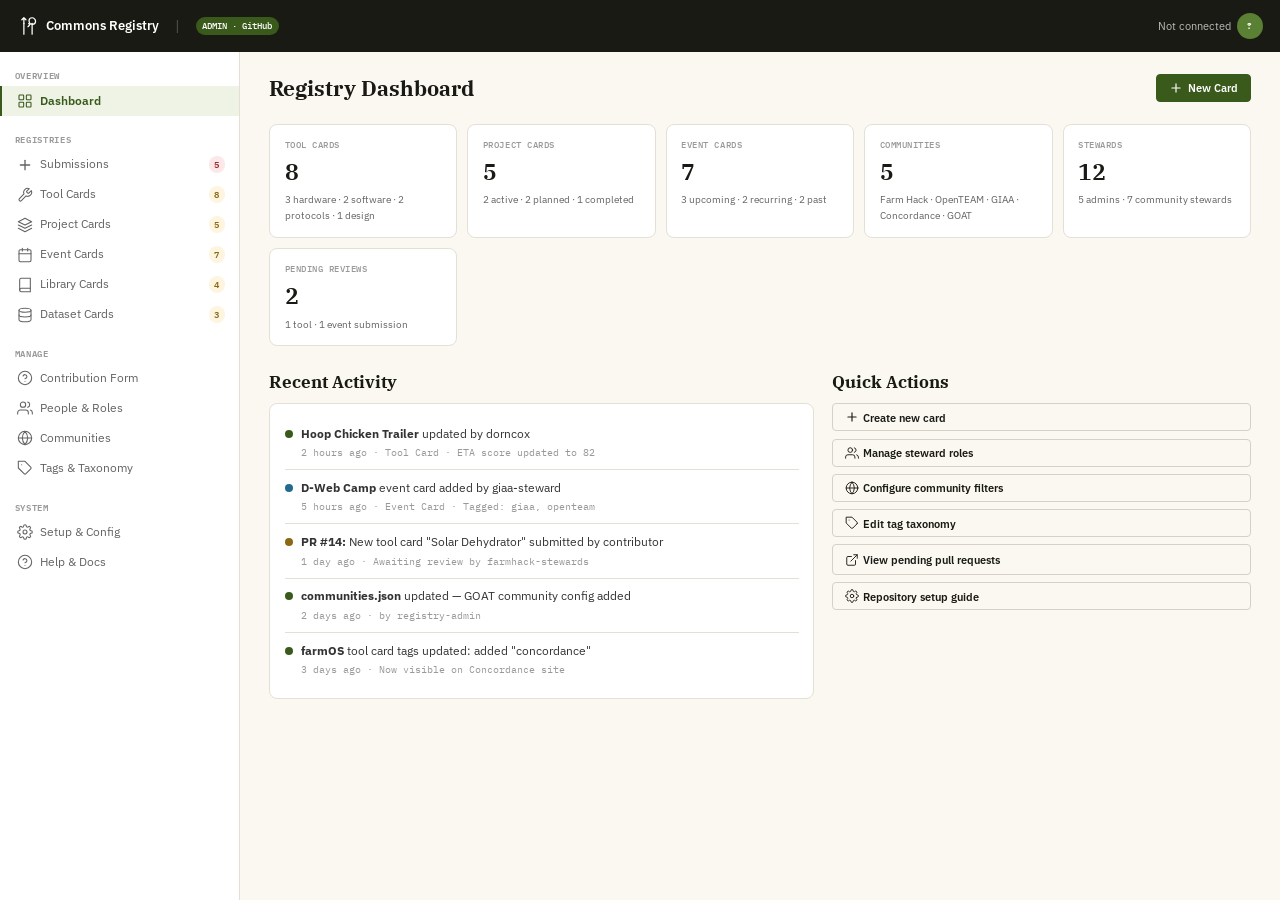
<file: commons-registry-admin-v4.html>
<!DOCTYPE html>
<html lang="en">
<head>
<meta charset="UTF-8">
<meta name="viewport" content="width=device-width, initial-scale=1.0">
<title>Commons Card Registry — Admin Panel</title>
<link href="https://fonts.googleapis.com/css2?family=IBM+Plex+Mono:wght@400;500;600&family=IBM+Plex+Sans:wght@300;400;500;600;700&family=IBM+Plex+Serif:wght@400;600&display=swap" rel="stylesheet">
<style>
:root {
  --ink:#1a1a14; --text:#333; --muted:#636363; --subtle:#999;
  --border:#d5d0c8; --rule:#e5e0d6; --bg:#faf8f1; --surface:#fff;
  --olive:#3a5a1c; --olive-l:#5a8033; --olive-bg:#eef3e6;
  --earth:#8b6914; --earth-bg:#fdf5e0; --sky:#236b8e; --sky-bg:#e6f0f7;
  --rust:#7c4a1e; --red:#9e2b2b; --red-bg:#fce8e8;
  --f-sans:'IBM Plex Sans',sans-serif;
  --f-serif:'IBM Plex Serif',Georgia,serif;
  --f-mono:'IBM Plex Mono',monospace;
  --r:4px; --r-lg:8px; --ease:.2s cubic-bezier(.4,0,.2,1);
}
*,*::before,*::after{box-sizing:border-box;margin:0;padding:0}
html{font-size:14.5px;scroll-behavior:smooth}
body{font-family:var(--f-sans);color:var(--text);background:var(--bg);line-height:1.55;-webkit-font-smoothing:antialiased}
h1,h2,h3,h4{font-family:var(--f-serif);color:var(--ink);line-height:1.25}
a{color:var(--olive);text-decoration:none;transition:color var(--ease)}
a:hover{color:var(--olive-l)}
code,.mono{font-family:var(--f-mono);font-size:.88em}
.sr-only{position:absolute;width:1px;height:1px;overflow:hidden;clip:rect(0,0,0,0)}

/* ─── LAYOUT ─── */
.app{display:grid;grid-template-columns:240px 1fr;grid-template-rows:52px 1fr;min-height:100vh}
.topbar{grid-column:1/-1;background:var(--ink);color:#fff;display:flex;align-items:center;padding:0 1.2rem;gap:.8rem;position:sticky;top:0;z-index:100}
.topbar .brand{display:flex;align-items:center;gap:.45rem;color:#fff;font-weight:600;font-size:.88rem;text-decoration:none}
.topbar .brand svg{width:22px;height:22px}
.topbar .sep{color:rgba(255,255,255,.25);margin:0 .3rem}
.topbar .env{font-family:var(--f-mono);font-size:.65rem;background:var(--olive);padding:.12rem .45rem;border-radius:99px;font-weight:500}
.topbar .user-pill{margin-left:auto;display:flex;align-items:center;gap:.4rem;font-size:.78rem;color:rgba(255,255,255,.7)}
.topbar .user-pill .avatar{width:26px;height:26px;border-radius:50%;background:var(--olive-l);display:flex;align-items:center;justify-content:center;font-size:.65rem;font-weight:700;color:#fff}

.sidebar{background:var(--surface);border-right:1px solid var(--rule);padding:1rem 0;overflow-y:auto}
.sidebar .nav-section{margin-bottom:1rem}
.sidebar .nav-label{font-family:var(--f-mono);font-size:.6rem;text-transform:uppercase;letter-spacing:.08em;color:var(--subtle);padding:.2rem 1rem;font-weight:600}
.sidebar .nav-item{display:flex;align-items:center;gap:.5rem;padding:.4rem 1rem;font-size:.82rem;color:var(--muted);cursor:pointer;transition:all var(--ease);border-left:2px solid transparent}
.sidebar .nav-item:hover{background:var(--olive-bg);color:var(--ink)}
.sidebar .nav-item.active{background:var(--olive-bg);color:var(--olive);border-left-color:var(--olive);font-weight:600}
.sidebar .nav-item svg{width:16px;height:16px;flex-shrink:0}
.sidebar .nav-item .badge{margin-left:auto;font-family:var(--f-mono);font-size:.6rem;background:var(--earth-bg);color:var(--earth);padding:.1rem .35rem;border-radius:99px;font-weight:600}

.main{padding:1.5rem 2rem;overflow-y:auto}

/* ─── PAGE SECTIONS ─── */
.page{display:none}
.page.active{display:block}
.page-head{margin-bottom:1.5rem;display:flex;align-items:center;gap:1rem;flex-wrap:wrap}
.page-head h1{font-size:1.45rem}
.page-head .actions{margin-left:auto;display:flex;gap:.4rem}

/* ─── BUTTONS ─── */
.btn{display:inline-flex;align-items:center;gap:.3rem;padding:.38rem .85rem;font-family:var(--f-sans);font-weight:600;font-size:.78rem;border:1.5px solid transparent;border-radius:var(--r);cursor:pointer;transition:all var(--ease);white-space:nowrap}
.btn-fill{background:var(--ink);color:#fff;border-color:var(--ink)}
.btn-fill:hover{background:#333}
.btn-olive{background:var(--olive);color:#fff;border-color:var(--olive)}
.btn-olive:hover{background:var(--olive-l);border-color:var(--olive-l)}
.btn-ghost{background:transparent;color:var(--ink);border-color:var(--border)}
.btn-ghost:hover{border-color:var(--ink)}
.btn-danger{background:transparent;color:var(--red);border-color:var(--red)}
.btn-danger:hover{background:var(--red-bg)}
.btn svg{width:14px;height:14px}

/* ─── STAT CARDS ─── */
.stat-grid{display:grid;grid-template-columns:repeat(auto-fill,minmax(170px,1fr));gap:.7rem;margin-bottom:1.8rem}
.stat-card{background:var(--surface);border:1px solid var(--rule);border-radius:var(--r-lg);padding:.9rem 1rem}
.stat-card .stat-label{font-family:var(--f-mono);font-size:.6rem;text-transform:uppercase;letter-spacing:.06em;color:var(--subtle);font-weight:500;margin-bottom:.2rem}
.stat-card .stat-val{font-family:var(--f-serif);font-size:1.6rem;color:var(--ink);font-weight:600}
.stat-card .stat-sub{font-size:.72rem;color:var(--muted);margin-top:.1rem}

/* ─── TABLE ─── */
.tbl-wrap{background:var(--surface);border:1px solid var(--rule);border-radius:var(--r-lg);overflow:hidden}
.tbl-head{display:flex;align-items:center;gap:.6rem;padding:.7rem 1rem;border-bottom:1px solid var(--rule);flex-wrap:wrap}
.tbl-search{font-family:var(--f-sans);font-size:.82rem;padding:.3rem .6rem;border:1px solid var(--border);border-radius:var(--r);background:var(--bg);flex:1;max-width:320px;outline:none}
.tbl-search:focus{border-color:var(--olive)}
.chip{font-family:var(--f-mono);font-size:.65rem;font-weight:500;padding:.2rem .5rem;border:1px solid var(--border);border-radius:99px;background:transparent;color:var(--muted);cursor:pointer;transition:all var(--ease)}
.chip:hover{border-color:var(--olive);color:var(--olive)}
.chip.on{background:var(--ink);color:#fff;border-color:var(--ink)}
table{width:100%;border-collapse:collapse}
th{text-align:left;font-family:var(--f-mono);font-size:.65rem;text-transform:uppercase;letter-spacing:.06em;color:var(--subtle);font-weight:600;padding:.5rem 1rem;border-bottom:1px solid var(--rule);background:var(--bg)}
td{padding:.55rem 1rem;border-bottom:1px solid var(--rule);font-size:.84rem;vertical-align:top}
tr:last-child td{border-bottom:none}
tr:hover td{background:rgba(58,90,28,.03)}
.tag{font-family:var(--f-mono);font-size:.6rem;font-weight:500;padding:.1rem .4rem;border-radius:99px;border:1px solid var(--rule);color:var(--muted);display:inline-block;margin:.1rem .15rem .1rem 0}
.tag-olive{border-color:#c7d9b3;background:var(--olive-bg);color:var(--olive)}
.tag-earth{border-color:#e5d5a8;background:var(--earth-bg);color:var(--earth)}
.tag-sky{border-color:#b3d1e5;background:var(--sky-bg);color:var(--sky)}
.status{display:inline-flex;align-items:center;gap:.25rem;font-family:var(--f-mono);font-size:.65rem;font-weight:600;padding:.15rem .4rem;border-radius:99px}
.status-pub{background:var(--olive-bg);color:var(--olive)}
.status-draft{background:var(--earth-bg);color:var(--earth)}
.status-review{background:var(--sky-bg);color:var(--sky)}
.comm-badge{display:inline-flex;padding:.1rem .35rem;border-radius:99px;font-family:var(--f-mono);font-size:.58rem;font-weight:600;background:var(--bg);border:1px solid var(--rule);color:var(--muted);margin:.1rem .1rem}

/* ─── FORMS ─── */
.form-grid{display:grid;grid-template-columns:1fr 1fr;gap:1rem}
.form-group{margin-bottom:1rem}
.form-group.full{grid-column:1/-1}
.form-group label{display:block;font-family:var(--f-mono);font-size:.68rem;text-transform:uppercase;letter-spacing:.05em;color:var(--muted);font-weight:500;margin-bottom:.3rem}
.form-group input,.form-group select,.form-group textarea{width:100%;font-family:var(--f-sans);font-size:.84rem;padding:.45rem .65rem;border:1px solid var(--border);border-radius:var(--r);background:var(--surface);color:var(--ink);outline:none;transition:border-color var(--ease)}
.form-group input:focus,.form-group select:focus,.form-group textarea:focus{border-color:var(--olive)}
.form-group textarea{min-height:80px;resize:vertical;line-height:1.5}
.form-group .help{font-size:.72rem;color:var(--subtle);margin-top:.2rem}
.form-group .multi-check{display:flex;flex-wrap:wrap;gap:.4rem;margin-top:.2rem}
.form-group .multi-check label{display:inline-flex;align-items:center;gap:.25rem;font-size:.78rem;font-weight:400;text-transform:none;letter-spacing:0;color:var(--text);cursor:pointer}
.form-group .multi-check input[type="checkbox"]{width:auto;accent-color:var(--olive)}

/* ─── HELP BOX ─── */
.help-box{background:var(--earth-bg);border:1px solid #e5d5a8;border-radius:var(--r-lg);padding:1rem 1.2rem;margin-bottom:1.2rem;font-size:.84rem;line-height:1.6}
.help-box h4{font-size:.95rem;color:var(--earth);margin-bottom:.3rem}
.help-box code{background:rgba(0,0,0,.06);padding:.12rem .3rem;border-radius:3px;font-size:.8rem}
.help-box ol,.help-box ul{margin:.4rem 0 .4rem 1.1rem}
.help-box li{margin-bottom:.25rem}
.help-box a{color:var(--earth);font-weight:600}

.info-box{background:var(--sky-bg);border:1px solid #b3d1e5;border-radius:var(--r-lg);padding:1rem 1.2rem;margin-bottom:1.2rem;font-size:.84rem;line-height:1.6}
.info-box h4{font-size:.95rem;color:var(--sky);margin-bottom:.3rem}

/* ─── MODAL ─── */
.modal-overlay{display:none;position:fixed;inset:0;background:rgba(0,0,0,.45);z-index:200;align-items:center;justify-content:center}
.modal-overlay.open{display:flex}
.modal{background:var(--surface);border-radius:var(--r-lg);width:90%;max-width:720px;max-height:85vh;overflow-y:auto;box-shadow:0 12px 40px rgba(0,0,0,.2)}
.modal-head{display:flex;align-items:center;padding:1rem 1.2rem;border-bottom:1px solid var(--rule)}
.modal-head h3{flex:1}
.modal-head .close{background:none;border:none;font-size:1.2rem;cursor:pointer;color:var(--muted);padding:.2rem}
.modal-body{padding:1.2rem}
.modal-foot{display:flex;justify-content:flex-end;gap:.4rem;padding:.8rem 1.2rem;border-top:1px solid var(--rule);background:var(--bg)}

/* ─── ACTIVITY LOG ─── */
.activity-item{display:flex;gap:.6rem;padding:.6rem 0;border-bottom:1px solid var(--rule);font-size:.82rem}
.activity-item:last-child{border-bottom:none}
.activity-dot{width:8px;height:8px;border-radius:50%;margin-top:.35rem;flex-shrink:0}
.dot-green{background:var(--olive)}
.dot-amber{background:var(--earth)}
.dot-blue{background:var(--sky)}
.activity-item .time{font-family:var(--f-mono);font-size:.68rem;color:var(--subtle);margin-top:.15rem}

/* ─── RESPONSIVE ─── */
@media(max-width:860px){
  .app{grid-template-columns:1fr}
  .sidebar{display:none}
  .form-grid{grid-template-columns:1fr}
}

/* ─── SUBMISSION CARDS ─── */
.sub-card {
  background: var(--surface);
  border: 1px solid var(--rule);
  border-radius: var(--r-lg);
  margin-bottom: .8rem;
  overflow: hidden;
  transition: border-color .2s;
}
.sub-card[data-status="needs-info"] { border-left: 3px solid var(--rust); }
.sub-card[data-status="new"]         { border-left: 3px solid var(--olive); }
.sub-card-head {
  display: flex;
  align-items: center;
  gap: .6rem;
  padding: .7rem 1rem;
  border-bottom: 1px solid var(--rule);
  background: var(--bg);
  flex-wrap: wrap;
}
.sub-card-body { padding: .8rem 1rem 1rem; }
.sub-json-preview {
  font-family: var(--f-mono);
  font-size: .72rem;
  background: #1a1a14;
  border-radius: var(--r);
  padding: .7rem .9rem;
  line-height: 1.7;
  margin-bottom: .7rem;
  overflow-x: auto;
}
.sub-checks { display: flex; flex-direction: column; gap: .25rem; margin-bottom: .8rem; }
.sub-check { font-size: .79rem; display: flex; align-items: center; gap: .4rem; }
.sub-check.pass  { color: var(--olive); }
.sub-check.warn  { color: var(--earth); }
.sub-check.fail  { color: var(--red); }
.sub-actions { display: flex; gap: .4rem; flex-wrap: wrap; }
.sub-card.hidden { display: none; }

/* ─── ETA EMBED PANEL ─── */
.eta-embed-wrap {
  border: 1px solid var(--rule);
  border-radius: var(--r-lg);
  overflow: hidden;
  margin-top: 1rem;
}
.eta-embed-head {
  background: var(--bg);
  padding: .6rem 1rem;
  border-bottom: 1px solid var(--rule);
  display: flex;
  align-items: center;
  justify-content: space-between;
}
.eta-embed-head h4 { font-size: .9rem; }
.eta-iframe {
  width: 100%;
  height: 700px;
  border: none;
  display: block;
}

</style>
</head>
<body>

<!-- ─── SVG ICONS ─── -->
<svg xmlns="http://www.w3.org/2000/svg" style="display:none">
  <symbol id="i-logo" viewBox="0 0 32 32" fill="none" stroke="currentColor" stroke-width="1.8" stroke-linecap="round" stroke-linejoin="round"><path d="M10 4v8M10 4l-3 3M10 4l3 3"/><path d="M10 12v16"/><path d="M22 4c-2.5 0-4.5 2-4.5 4.5 0 1 .3 1.9.8 2.7l-1.3 1.3 1.5 1.5 1.3-1.3c.8.5 1.7.8 2.7.8 2.5 0 4.5-2 4.5-4.5S24.5 4 22 4z"/><path d="M18 15l-2 2"/><path d="M22 12v16"/></symbol>
  <symbol id="i-dash" viewBox="0 0 24 24" fill="none" stroke="currentColor" stroke-width="1.6" stroke-linecap="round" stroke-linejoin="round"><rect x="3" y="3" width="7" height="7" rx="1"/><rect x="14" y="3" width="7" height="7" rx="1"/><rect x="14" y="14" width="7" height="7" rx="1"/><rect x="3" y="14" width="7" height="7" rx="1"/></symbol>
  <symbol id="i-tool" viewBox="0 0 24 24" fill="none" stroke="currentColor" stroke-width="1.6" stroke-linecap="round" stroke-linejoin="round"><path d="M14.7 6.3a1 1 0 000 1.4l1.6 1.6a1 1 0 001.4 0l3.77-3.77a6 6 0 01-7.94 7.94l-6.91 6.91a2.12 2.12 0 01-3-3l6.91-6.91a6 6 0 017.94-7.94l-3.76 3.76z"/></symbol>
  <symbol id="i-proj" viewBox="0 0 24 24" fill="none" stroke="currentColor" stroke-width="1.6" stroke-linecap="round" stroke-linejoin="round"><polygon points="12,2 2,7 12,12 22,7"/><polyline points="2,17 12,22 22,17"/><polyline points="2,12 12,17 22,12"/></symbol>
  <symbol id="i-cal" viewBox="0 0 24 24" fill="none" stroke="currentColor" stroke-width="1.6" stroke-linecap="round" stroke-linejoin="round"><rect x="3" y="4" width="18" height="18" rx="2"/><path d="M16 2v4M8 2v4M3 10h18"/></symbol>
  <symbol id="i-book" viewBox="0 0 24 24" fill="none" stroke="currentColor" stroke-width="1.6" stroke-linecap="round" stroke-linejoin="round"><path d="M4 19.5A2.5 2.5 0 016.5 17H20"/><path d="M6.5 2H20v20H6.5A2.5 2.5 0 014 19.5v-15A2.5 2.5 0 016.5 2z"/></symbol>
  <symbol id="i-data" viewBox="0 0 24 24" fill="none" stroke="currentColor" stroke-width="1.6" stroke-linecap="round" stroke-linejoin="round"><ellipse cx="12" cy="5" rx="9" ry="3"/><path d="M21 12c0 1.66-4 3-9 3s-9-1.34-9-3"/><path d="M3 5v14c0 1.66 4 3 9 3s9-1.34 9-3V5"/></symbol>
  <symbol id="i-users" viewBox="0 0 24 24" fill="none" stroke="currentColor" stroke-width="1.6" stroke-linecap="round" stroke-linejoin="round"><path d="M17 21v-2a4 4 0 00-4-4H5a4 4 0 00-4 4v2"/><circle cx="9" cy="7" r="4"/><path d="M23 21v-2a4 4 0 00-3-3.87"/><path d="M16 3.13a4 4 0 010 7.75"/></symbol>
  <symbol id="i-globe" viewBox="0 0 24 24" fill="none" stroke="currentColor" stroke-width="1.6" stroke-linecap="round" stroke-linejoin="round"><circle cx="12" cy="12" r="10"/><path d="M2 12h20"/><path d="M12 2a15.3 15.3 0 014 10 15.3 15.3 0 01-4 10 15.3 15.3 0 01-4-10 15.3 15.3 0 014-10z"/></symbol>
  <symbol id="i-gear" viewBox="0 0 24 24" fill="none" stroke="currentColor" stroke-width="1.6" stroke-linecap="round" stroke-linejoin="round"><circle cx="12" cy="12" r="3"/><path d="M19.4 15a1.65 1.65 0 00.33 1.82l.06.06a2 2 0 01-2.83 2.83l-.06-.06a1.65 1.65 0 00-1.82-.33 1.65 1.65 0 00-1 1.51V21a2 2 0 01-4 0v-.09A1.65 1.65 0 009 19.4a1.65 1.65 0 00-1.82.33l-.06.06a2 2 0 01-2.83-2.83l.06-.06A1.65 1.65 0 004.68 15a1.65 1.65 0 00-1.51-1H3a2 2 0 010-4h.09A1.65 1.65 0 004.6 9a1.65 1.65 0 00-.33-1.82l-.06-.06a2 2 0 012.83-2.83l.06.06A1.65 1.65 0 009 4.68a1.65 1.65 0 001-1.51V3a2 2 0 014 0v.09a1.65 1.65 0 001 1.51 1.65 1.65 0 001.82-.33l.06-.06a2 2 0 012.83 2.83l-.06.06A1.65 1.65 0 0019.4 9a1.65 1.65 0 001.51 1H21a2 2 0 010 4h-.09a1.65 1.65 0 00-1.51 1z"/></symbol>
  <symbol id="i-help" viewBox="0 0 24 24" fill="none" stroke="currentColor" stroke-width="1.6" stroke-linecap="round" stroke-linejoin="round"><circle cx="12" cy="12" r="10"/><path d="M9.09 9a3 3 0 015.83 1c0 2-3 3-3 3"/><line x1="12" y1="17" x2="12.01" y2="17"/></symbol>
  <symbol id="i-plus" viewBox="0 0 24 24" fill="none" stroke="currentColor" stroke-width="2" stroke-linecap="round"><line x1="12" y1="5" x2="12" y2="19"/><line x1="5" y1="12" x2="19" y2="12"/></symbol>
  <symbol id="i-edit" viewBox="0 0 24 24" fill="none" stroke="currentColor" stroke-width="1.6" stroke-linecap="round" stroke-linejoin="round"><path d="M11 4H4a2 2 0 00-2 2v14a2 2 0 002 2h14a2 2 0 002-2v-7"/><path d="M18.5 2.5a2.121 2.121 0 013 3L12 15l-4 1 1-4 9.5-9.5z"/></symbol>
  <symbol id="i-ext" viewBox="0 0 24 24" fill="none" stroke="currentColor" stroke-width="1.6" stroke-linecap="round" stroke-linejoin="round"><path d="M18 13v6a2 2 0 01-2 2H5a2 2 0 01-2-2V8a2 2 0 012-2h6"/><polyline points="15,3 21,3 21,9"/><line x1="10" y1="14" x2="21" y2="3"/></symbol>
  <symbol id="i-tag" viewBox="0 0 24 24" fill="none" stroke="currentColor" stroke-width="1.6" stroke-linecap="round" stroke-linejoin="round"><path d="M20.59 13.41l-7.17 7.17a2 2 0 01-2.83 0L2 12V2h10l8.59 8.59a2 2 0 010 2.82z"/><line x1="7" y1="7" x2="7.01" y2="7"/></symbol>
</svg>

<!-- ─── APP SHELL ─── -->
<div class="app">

  <!-- TOPBAR -->
  <div class="topbar">
    <a class="brand" href="#"><svg><use href="#i-logo"/></svg> Commons Registry</a>
    <span class="sep">|</span>
    <span class="env">ADMIN</span>
    <div class="user-pill">
      <span id="user-name">Not connected</span>
      <div class="avatar" id="user-avatar">?</div>
    </div>
  </div>

  <!-- SIDEBAR -->
  <div class="sidebar">
    <div class="nav-section">
      <div class="nav-label">Overview</div>
      <div class="nav-item active" onclick="showPage('dashboard')"><svg><use href="#i-dash"/></svg> Dashboard</div>
    </div>
    <div class="nav-section">
      <div class="nav-label">Registries</div>
      <div class="nav-item" onclick="showPage('submissions')"><svg><use href="#i-plus"/></svg> Submissions <span class="badge" id="n-submissions" style="background:var(--red-bg);color:var(--red);">5</span></div>
      <div class="nav-item" onclick="showPage('tools')"><svg><use href="#i-tool"/></svg> Tool Cards <span class="badge" id="n-tools">8</span></div>
      <div class="nav-item" onclick="showPage('projects')"><svg><use href="#i-proj"/></svg> Project Cards <span class="badge" id="n-proj">5</span></div>
      <div class="nav-item" onclick="showPage('events')"><svg><use href="#i-cal"/></svg> Event Cards <span class="badge" id="n-ev">7</span></div>
      <div class="nav-item" onclick="showPage('library')"><svg><use href="#i-book"/></svg> Library Cards <span class="badge" id="n-lib">4</span></div>
      <div class="nav-item" onclick="showPage('datasets')"><svg><use href="#i-data"/></svg> Dataset Cards <span class="badge" id="n-ds">3</span></div>
    </div>
    <div class="nav-section">
      <div class="nav-label">Manage</div>
      <div class="nav-item" onclick="showPage('contribute-setup')"><svg><use href="#i-help"/></svg> Contribution Form</div>
      <div class="nav-item" onclick="showPage('people')"><svg><use href="#i-users"/></svg> People &amp; Roles</div>
      <div class="nav-item" onclick="showPage('communities')"><svg><use href="#i-globe"/></svg> Communities</div>
      <div class="nav-item" onclick="showPage('tags')"><svg><use href="#i-tag"/></svg> Tags &amp; Taxonomy</div>
    </div>
    <div class="nav-section">
      <div class="nav-label">System</div>
      <div class="nav-item" onclick="showPage('setup')"><svg><use href="#i-gear"/></svg> Setup &amp; Config</div>
      <div class="nav-item" onclick="showPage('help')"><svg><use href="#i-help"/></svg> Help &amp; Docs</div>
    </div>
  </div>

  <!-- MAIN CONTENT AREA -->
  <div class="main">

    <!-- ════ DASHBOARD ════ -->
    <div class="page active" id="p-dashboard">
      <div class="page-head">
        <h1>Registry Dashboard</h1>
        <div class="actions">
          <button class="btn btn-olive" onclick="openNewCard()"><svg><use href="#i-plus"/></svg> New Card</button>
        </div>
      </div>

      <div class="stat-grid">
        <div class="stat-card"><div class="stat-label">Tool Cards</div><div class="stat-val">8</div><div class="stat-sub">3 hardware · 2 software · 2 protocols · 1 design</div></div>
        <div class="stat-card"><div class="stat-label">Project Cards</div><div class="stat-val">5</div><div class="stat-sub">2 active · 2 planned · 1 completed</div></div>
        <div class="stat-card"><div class="stat-label">Event Cards</div><div class="stat-val">7</div><div class="stat-sub">3 upcoming · 2 recurring · 2 past</div></div>
        <div class="stat-card"><div class="stat-label">Communities</div><div class="stat-val">5</div><div class="stat-sub">Farm Hack · OpenTEAM · GIAA · Concordance · GOAT</div></div>
        <div class="stat-card"><div class="stat-label">Stewards</div><div class="stat-val">12</div><div class="stat-sub">5 admins · 7 community stewards</div></div>
        <div class="stat-card"><div class="stat-label">Pending Reviews</div><div class="stat-val">2</div><div class="stat-sub">1 tool · 1 event submission</div></div>
      </div>

      <div style="display:grid;grid-template-columns:1.3fr 1fr;gap:1.2rem;">
        <div>
          <h3 style="margin-bottom:.7rem;">Recent Activity</h3>
          <div style="background:var(--surface);border:1px solid var(--rule);border-radius:var(--r-lg);padding:.8rem 1rem;">
            <div class="activity-item"><div class="activity-dot dot-green"></div><div><strong>Hoop Chicken Trailer</strong> updated by dorncox<div class="time">2 hours ago · Tool Card · ETA score updated to 82</div></div></div>
            <div class="activity-item"><div class="activity-dot dot-blue"></div><div><strong>D-Web Camp</strong> event card added by giaa-steward<div class="time">5 hours ago · Event Card · Tagged: giaa, openteam</div></div></div>
            <div class="activity-item"><div class="activity-dot dot-amber"></div><div><strong>PR #14:</strong> New tool card "Solar Dehydrator" submitted by contributor<div class="time">1 day ago · Awaiting review by farmhack-stewards</div></div></div>
            <div class="activity-item"><div class="activity-dot dot-green"></div><div><strong>communities.json</strong> updated — GOAT community config added<div class="time">2 days ago · by registry-admin</div></div></div>
            <div class="activity-item"><div class="activity-dot dot-green"></div><div><strong>farmOS</strong> tool card tags updated: added "concordance"<div class="time">3 days ago · Now visible on Concordance site</div></div></div>
          </div>
        </div>
        <div>
          <h3 style="margin-bottom:.7rem;">Quick Actions</h3>
          <div style="display:flex;flex-direction:column;gap:.5rem;">
            <button class="btn btn-ghost" style="justify-content:flex-start;" onclick="openNewCard()"><svg><use href="#i-plus"/></svg> Create new card</button>
            <button class="btn btn-ghost" style="justify-content:flex-start;" onclick="showPage('people')"><svg><use href="#i-users"/></svg> Manage steward roles</button>
            <button class="btn btn-ghost" style="justify-content:flex-start;" onclick="showPage('communities')"><svg><use href="#i-globe"/></svg> Configure community filters</button>
            <button class="btn btn-ghost" style="justify-content:flex-start;" onclick="showPage('tags')"><svg><use href="#i-tag"/></svg> Edit tag taxonomy</button>
            <a class="btn btn-ghost" style="justify-content:flex-start;" href="https://github.com" target="_blank"><svg><use href="#i-ext"/></svg> View pending pull requests</a>
            <button class="btn btn-ghost" style="justify-content:flex-start;" onclick="showPage('setup')"><svg><use href="#i-gear"/></svg> Repository setup guide</button>
          </div>
        </div>
      </div>
    </div>

    <!-- ════ TOOLS REGISTRY ════ -->
    <div class="page" id="p-tools">
      <div class="page-head">
        <h1>Tool Cards</h1>
        <div class="actions">
          <button class="btn btn-olive" onclick="openNewCard('tool')"><svg><use href="#i-plus"/></svg> New Tool</button>
        </div>
      </div>
      <div class="tbl-wrap">
        <div class="tbl-head">
          <input class="tbl-search" placeholder="Search tools..." oninput="filterTable(this,'tools-tbl')">
          <button class="chip on" onclick="filterType(this,'all','tools-tbl')">All</button>
          <button class="chip" onclick="filterType(this,'hardware','tools-tbl')">Hardware</button>
          <button class="chip" onclick="filterType(this,'software','tools-tbl')">Software</button>
          <button class="chip" onclick="filterType(this,'protocol','tools-tbl')">Protocol</button>
          <button class="chip" onclick="filterType(this,'design','tools-tbl')">Design</button>
        </div>
        <table id="tools-tbl">
          <thead><tr><th>Tool</th><th>Type</th><th>Communities</th><th>Tags</th><th>Status</th><th>ETA</th><th></th></tr></thead>
          <tbody>
            <tr data-type="hardware"><td><strong>Hoop Chicken Trailer</strong><br><span style="color:var(--muted);font-size:.78rem;">Pastured Poultry Egg Mobile</span></td><td><span class="tag tag-olive">hardware</span></td><td><span class="comm-badge">FH</span><span class="comm-badge">GIAA</span><span class="comm-badge">OT</span></td><td><span class="tag">open-hardware</span><span class="tag">repairable</span></td><td><span class="status status-pub">Published</span></td><td>82</td><td><button class="btn btn-ghost" onclick="openEditor('tool','hoop-chicken-trailer')"><svg><use href="#i-edit"/></svg></button></td></tr>
            <tr data-type="hardware"><td><strong>Walk-In Cooler</strong><br><span style="color:var(--muted);font-size:.78rem;">Post-Harvest Cold Storage</span></td><td><span class="tag tag-olive">hardware</span></td><td><span class="comm-badge">FH</span></td><td><span class="tag">open-hardware</span><span class="tag">post-harvest</span></td><td><span class="status status-pub">Published</span></td><td>71</td><td><button class="btn btn-ghost" onclick="openEditor('tool','walk-in-cooler')"><svg><use href="#i-edit"/></svg></button></td></tr>
            <tr data-type="hardware"><td><strong>Reemay Robot</strong><br><span style="color:var(--muted);font-size:.78rem;">Arduino Row Cover Automation</span></td><td><span class="tag tag-olive">hardware</span></td><td><span class="comm-badge">FH</span></td><td><span class="tag">arduino</span><span class="tag">prototype</span></td><td><span class="status status-draft">Draft</span></td><td>—</td><td><button class="btn btn-ghost" onclick="openEditor('tool','reemay-robot')"><svg><use href="#i-edit"/></svg></button></td></tr>
            <tr data-type="software"><td><strong>farmOS</strong><br><span style="color:var(--muted);font-size:.78rem;">Farm Management Platform</span></td><td><span class="tag tag-sky">software</span></td><td><span class="comm-badge">FH</span><span class="comm-badge">OT</span><span class="comm-badge">AKC</span></td><td><span class="tag">open-source</span><span class="tag">data-sovereignty</span></td><td><span class="status status-pub">Published</span></td><td>90</td><td><button class="btn btn-ghost" onclick="openEditor('tool','farmos')"><svg><use href="#i-edit"/></svg></button></td></tr>
            <tr data-type="protocol"><td><strong>Talk to Your Tools</strong><br><span style="color:var(--muted);font-size:.78rem;">Technological Terroir Documentation</span></td><td><span class="tag tag-earth">protocol</span></td><td><span class="comm-badge">AKC</span><span class="comm-badge">FH</span></td><td><span class="tag">concordance</span><span class="tag">documentation</span></td><td><span class="status status-pub">Published</span></td><td>—</td><td><button class="btn btn-ghost" onclick="openEditor('tool','talk-tools')"><svg><use href="#i-edit"/></svg></button></td></tr>
            <tr data-type="design"><td><strong>Ethical Technology Assessment</strong><br><span style="color:var(--muted);font-size:.78rem;">Participatory Evaluation Framework</span></td><td><span class="tag" style="border-color:#d4a8a8;background:#fdf0f0;color:var(--rust);">design</span></td><td><span class="comm-badge">GIAA</span><span class="comm-badge">FH</span><span class="comm-badge">OT</span></td><td><span class="tag">ethics</span><span class="tag">framework</span></td><td><span class="status status-pub">Published</span></td><td>—</td><td><button class="btn btn-ghost" onclick="openEditor('tool','eta')"><svg><use href="#i-edit"/></svg></button></td></tr>
          </tbody>
        </table>
      </div>
    </div>

    <!-- ════ SETUP & CONFIG ════ -->
    <div class="page" id="p-setup">
      <div class="page-head"><h1>Setup &amp; Configuration</h1></div>

      <div style="background:var(--surface);border:1px solid var(--rule);border-radius:var(--r-lg);padding:1.2rem;margin-bottom:1.2rem;">
        <h3 style="margin-bottom:.8rem;">Connect to Repository</h3>
        <div class="form-grid">
          <div class="form-group">
            <label>Git Platform</label>
            <select id="cfg-platform" onchange="onPlatformChange()">
              <option value="github">GitHub (github.com)</option>
              <option value="gitlab">GitLab (gitlab.com or self-hosted)</option>
              <option value="gitea">Gitea / Forgejo / Codeberg</option>
            </select>
            <div class="help">All platforms use the same card data model. Only the API layer changes.</div>
          </div>
          <div class="form-group" id="cfg-instance-wrap" style="display:none;">
            <label>Instance URL</label>
            <input type="url" id="cfg-instance" placeholder="https://gitlab.example.com">
            <div class="help">Required for self-hosted GitLab, Gitea, Forgejo, or Codeberg.</div>
          </div>
          <div class="form-group">
            <label id="cfg-token-label">Personal Access Token</label>
            <input type="password" id="cfg-token" placeholder="ghp_xxxxxxxxxxxxxxxxxxxx">
            <div class="help" id="cfg-token-help">Stored in browser session only. Cleared when you close this tab.</div>
          </div>
          <div class="form-group">
            <label>Repository</label>
            <input type="text" id="cfg-repo" value="dornawcox/commons-registry" placeholder="owner/repo">
            <div class="help" id="cfg-repo-help">Format: <code>owner/repo-name</code></div>
          </div>
          <div class="form-group"><label>Branch</label><input type="text" id="cfg-branch" value="main"></div>
          <div class="form-group">
            <label>Pages Base URL</label>
            <input type="url" id="cfg-pages-url" placeholder="https://dornawcox.github.io/commons-registry">
            <div class="help">Public URL where JSON is served. Community sites fetch from here.</div>
          </div>
        </div>
        <div style="display:flex;gap:.5rem;margin-top:.6rem;">
          <button class="btn btn-olive" onclick="testConnection()">Test Connection</button>
          <button class="btn btn-ghost" onclick="saveConfig()">Save Config</button>
        </div>
        <div id="conn-result" style="margin-top:.6rem;font-size:.82rem;"></div>
      </div>

      <div class="help-box"><h4 id="guide-token-title">&#128273; Token Setup</h4><div id="guide-token-body"></div></div>
      <div class="help-box"><h4>&#128274; Branch Protection</h4><div id="guide-protection-body"></div></div>
      <div class="help-box"><h4>&#128101; Steward Teams</h4><div id="guide-teams-body"></div></div>

      <div class="help-box">
        <h4>&#128196; Code Ownership (All Platforms)</h4>
        <p>All three platforms support a <code>CODEOWNERS</code> file defining required reviewers per data file. Place in <code>.github/</code> (GitHub), or repo root (GitLab/Gitea).</p>
        <pre style="background:rgba(0,0,0,.06);padding:.6rem;border-radius:var(--r);font-size:.72rem;overflow-x:auto;margin:.4rem 0;"><code># CODEOWNERS
data/tools.json          @org/farmhack-stewards @org/openteam-stewards
data/projects.json       @org/openteam-stewards @org/giaa-stewards
data/events.json         @org/farmhack-stewards @org/giaa-stewards @org/openteam-stewards
data/library.json        @org/concordance-stewards @org/openteam-stewards
data/datasets.json       @org/concordance-stewards @org/openteam-stewards
data/people.json         @org/registry-admins
schemas/*                @org/registry-admins</code></pre>
        <p style="font-size:.8rem;color:var(--muted);">GitLab: CODEOWNERS enforcement needs Premium; use Protected Branches on Free. Gitea: 1.21+ supports CODEOWNERS.</p>
      </div>

      <div class="help-box">
        <h4>&#9989; Validation CI</h4>
        <div class="filter-rail" style="margin:.5rem 0;"><button class="chip on" onclick="showCI(this,'github')">GitHub Actions</button><button class="chip" onclick="showCI(this,'gitlab')">GitLab CI</button><button class="chip" onclick="showCI(this,'gitea')">Gitea Actions</button></div>
        <pre id="ci-github" style="background:rgba(0,0,0,.06);padding:.5rem;border-radius:var(--r);font-size:.7rem;overflow-x:auto;"><code># .github/workflows/validate.yml
name: Validate Registry
on: [push, pull_request]
jobs:
  validate:
    runs-on: ubuntu-latest
    steps:
      - uses: actions/checkout@v4
      - run: for f in data/*.json; do python -m json.tool "$f" > /dev/null; done
      - run: python3 scripts/validate_cards.py</code></pre>
        <pre id="ci-gitlab" style="background:rgba(0,0,0,.06);padding:.5rem;border-radius:var(--r);font-size:.7rem;overflow-x:auto;display:none;"><code># .gitlab-ci.yml
validate:
  image: python:3.11-slim
  script:
    - for f in data/*.json; do python -m json.tool "$f" > /dev/null; done
    - python3 scripts/validate_cards.py
  rules:
    - if: $CI_PIPELINE_SOURCE == "merge_request_event"
    - if: $CI_COMMIT_BRANCH == "main"
pages:
  stage: deploy
  script: [mkdir -p public, cp -r data/ admin/ schemas/ public/]
  artifacts: { paths: [public] }
  rules: [{ if: "$CI_COMMIT_BRANCH == 'main'" }]</code></pre>
        <pre id="ci-gitea" style="background:rgba(0,0,0,.06);padding:.5rem;border-radius:var(--r);font-size:.7rem;overflow-x:auto;display:none;"><code># .gitea/workflows/validate.yml
# Gitea Actions uses identical YAML syntax to GitHub Actions (since 1.19+)
name: Validate Registry
on: [push, pull_request]
jobs:
  validate:
    runs-on: ubuntu-latest
    steps:
      - uses: actions/checkout@v4
      - run: for f in data/*.json; do python -m json.tool "$f" > /dev/null; done
      - run: python3 scripts/validate_cards.py</code></pre>
      </div>

      <div class="info-box"><h4>&#128279; Pages Hosting</h4><div id="guide-pages-body"></div></div>

      <div class="info-box">
        <h4>&#127760; Community Site Integration (Platform-Agnostic)</h4>
        <p>This snippet works identically on any platform. Sites only need the Pages base URL:</p>
        <pre style="background:rgba(0,0,0,.06);padding:.5rem;border-radius:var(--r);font-size:.72rem;overflow-x:auto;margin:.4rem 0;"><code>const REGISTRY = 'https://YOUR-PAGES-URL/data'; // set per deployment
const MY_COMMUNITY = 'farmhack';                 // set per site
async function loadCards(type) {
  const r = await fetch(`${REGISTRY}/${type}.json`);
  return (await r.json()).filter(c =&gt; c.communities.includes(MY_COMMUNITY));
}</code></pre>
      </div>

      <div style="background:var(--surface);border:1px solid var(--rule);border-radius:var(--r-lg);padding:1rem;overflow-x:auto;">
        <h3 style="margin-bottom:.5rem;">Platform Comparison</h3>
        <table style="font-size:.78rem;"><thead><tr><th>Feature</th><th>GitHub</th><th>GitLab</th><th>Gitea / Forgejo</th></tr></thead><tbody>
        <tr><td>Pages hosting</td><td>Built-in, free</td><td>Via CI pipeline, free</td><td>Built-in (1.17+) or reverse proxy</td></tr>
        <tr><td>API style</td><td>REST Contents API</td><td>REST Files API (v4)</td><td>GitHub-compatible REST API</td></tr>
        <tr><td>OAuth (no server)</td><td>Needs proxy for token exchange</td><td>PKCE flow &mdash; no proxy needed</td><td>Varies by version</td></tr>
        <tr><td>CODEOWNERS</td><td>Free &#10003;</td><td>Premium only</td><td>1.21+ &#10003;</td></tr>
        <tr><td>Branch protection</td><td>Free (limited)</td><td>Free, more granular</td><td>Free, granular</td></tr>
        <tr><td>Self-hostable</td><td>No</td><td>Yes (CE edition)</td><td>Yes (very lightweight)</td></tr>
        <tr><td>Data sovereignty</td><td>US-hosted</td><td>Self-host or EU</td><td>Full control &mdash; ideal for Pillar 2</td></tr>
        </tbody></table>
      </div>
    </div>

    <!-- ════ PEOPLE & ROLES ════ -->
    <div class="page" id="p-people">
      <div class="page-head"><h1>People &amp; Roles</h1><div class="actions"><button class="btn btn-olive" onclick="openNewCard('person')"><svg><use href="#i-plus"/></svg> Add Person</button></div></div>
      <div class="info-box"><h4>How roles work</h4><p>Roles in <code>people.json</code> define who can do what in the admin panel. GitHub Teams enforce the same roles at the repository level via CODEOWNERS. Each person's Hylo profile provides their rich community identity.</p></div>
      <div class="tbl-wrap">
        <table>
          <thead><tr><th>Person</th><th>GitHub</th><th>Roles</th><th>Communities</th><th>Hylo Profile</th><th></th></tr></thead>
          <tbody>
            <tr><td><strong>Dorn Cox</strong><br><span style="color:var(--muted);font-size:.78rem;">Wolfe's Neck / Farm Hack</span></td><td><code>dorncox</code></td><td><span class="status status-pub">Admin</span> <span class="status status-pub">Steward</span></td><td><span class="comm-badge">FH</span><span class="comm-badge">OT</span><span class="comm-badge">GIAA</span></td><td><a href="https://www.hylo.com/members/dorncox" target="_blank">View →</a></td><td><button class="btn btn-ghost"><svg><use href="#i-edit"/></svg></button></td></tr>
            <tr><td><strong>Kristen Loria</strong><br><span style="color:var(--muted);font-size:.78rem;">Farm Hack Community</span></td><td><code>kristen-loria</code></td><td><span class="status status-pub">Steward</span></td><td><span class="comm-badge">FH</span></td><td><a href="#" target="_blank">View →</a></td><td><button class="btn btn-ghost"><svg><use href="#i-edit"/></svg></button></td></tr>
            <tr><td><strong>GIAA Secretariat</strong><br><span style="color:var(--muted);font-size:.78rem;">Grassroots Innovations Assembly</span></td><td><code>giaa-admin</code></td><td><span class="status status-pub">Steward</span> <span class="status status-review">Reviewer</span></td><td><span class="comm-badge">GIAA</span></td><td><a href="#" target="_blank">View →</a></td><td><button class="btn btn-ghost"><svg><use href="#i-edit"/></svg></button></td></tr>
          </tbody>
        </table>
      </div>
    </div>

    <!-- ════ COMMUNITIES ════ -->
    <div class="page" id="p-communities">
      <div class="page-head"><h1>Communities</h1><div class="actions"><button class="btn btn-olive"><svg><use href="#i-plus"/></svg> Add Community</button></div></div>
      <div class="info-box"><h4>How communities work</h4><p>Each community defines a filter configuration. When a community site loads cards from the registry, it filters by its community ID. Adding a community ID tag to a card makes it appear on that community's site. Stewards curate which cards belong to their community.</p></div>
      <div class="tbl-wrap">
        <table>
          <thead><tr><th>Community</th><th>ID</th><th>Card Types</th><th>Stewards</th><th>Hylo Group</th><th>Hub URL</th></tr></thead>
          <tbody>
            <tr><td><strong>Farm Hack</strong></td><td><code>farmhack</code></td><td>tool, event, library, project</td><td>dorncox, kristen-loria</td><td><a href="https://www.hylo.com/groups/farmhack" target="_blank">Hylo →</a></td><td><a href="#" target="_blank">Site →</a></td></tr>
            <tr><td><strong>OpenTEAM</strong></td><td><code>openteam</code></td><td>tool, project, dataset, event, library</td><td>dorncox, openteam-admin</td><td><a href="https://www.hylo.com/groups/openteam" target="_blank">Hylo →</a></td><td><a href="https://dornawcox.github.io/Test-37/" target="_blank">Site →</a></td></tr>
            <tr><td><strong>GIAA</strong></td><td><code>giaa</code></td><td>project, event, tool, library</td><td>giaa-admin</td><td><a href="#" target="_blank">Hylo →</a></td><td><a href="https://www.gia-agroecology.org/" target="_blank">Site →</a></td></tr>
            <tr><td><strong>Concordance</strong></td><td><code>concordance</code></td><td>tool, library, dataset</td><td>concordance-steward</td><td><a href="#" target="_blank">Hylo →</a></td><td><a href="https://agricultural-knowledge-concordance.github.io/Ag-Knowledge-Concordance/" target="_blank">Site →</a></td></tr>
            <tr><td><strong>GOAT</strong></td><td><code>goat</code></td><td>tool, event, project</td><td>goat-admin</td><td>—</td><td><a href="https://forum.goatech.org" target="_blank">Forum →</a></td></tr>
          </tbody>
        </table>
      </div>
    </div>

    <!-- ════ HELP & DOCS ════ -->
    <div class="page" id="p-help">
      <div class="page-head"><h1>Help &amp; Documentation</h1></div>

      <div class="help-box">
        <h4>How the Registry Works</h4>
        <p>The Commons Card Registry is a single GitHub repository containing JSON data files. Each file holds an array of cards (tools, projects, events, etc.). Community websites fetch these files and filter by their community tags to display relevant content.</p>
        <p><strong>No one needs to know Git.</strong> The admin panel reads and writes JSON through the GitHub API. Changes appear on all community sites within ~1 minute (the time it takes GitHub Pages to rebuild).</p>
      </div>

      <div class="help-box">
        <h4>Creating a New Card</h4>
        <ol>
          <li>Click <strong>"New Card"</strong> and select the card type</li>
          <li>Fill in the required fields (title, description, tags, communities)</li>
          <li>Click <strong>"Save"</strong> — if you're a steward, it commits directly; if you're a contributor, it creates a pull request for review</li>
          <li>The card appears on all community sites that match its community tags</li>
        </ol>
      </div>

      <div class="help-box">
        <h4>Making a Card Appear on Multiple Sites</h4>
        <p>Add community IDs to the card's <code>communities</code> array. For example, a tool tagged <code>["farmhack", "giaa", "openteam"]</code> will appear on all three sites. Only stewards of a community can add/remove that community's tag.</p>
      </div>

      <div class="help-box">
        <h4>The "Browse All Communities" Toggle</h4>
        <p>Every community site includes a toggle that lets visitors see cards from all communities, not just their own. This promotes cross-pollination while keeping the default view curated and focused.</p>
      </div>

      <div class="info-box">
        <h4>API Reference: GitHub Contents API</h4>
        <p>The admin panel uses these GitHub API endpoints:</p>
        <p><strong>Read:</strong> <code>GET /repos/{owner}/{repo}/contents/data/{file}.json</code></p>
        <p><strong>Write:</strong> <code>PUT /repos/{owner}/{repo}/contents/data/{file}.json</code> (include <code>sha</code> from read, <code>content</code> as base64, <code>message</code> as commit message)</p>
        <p><strong>Create PR:</strong> <code>POST /repos/{owner}/{repo}/pulls</code> (first create a branch with <code>POST /repos/{owner}/{repo}/git/refs</code>)</p>
        <p><strong>Auth:</strong> Include header <code>Authorization: Bearer {token}</code> on all requests.</p>
      </div>
    </div>

    <!-- Placeholder pages for other sections -->
    <div class="page" id="p-projects"><div class="page-head"><h1>Project Cards</h1><div class="actions"><button class="btn btn-olive" onclick="openNewCard('project')"><svg><use href="#i-plus"/></svg> New Project</button></div></div><p style="color:var(--muted);">Project cards follow the same pattern as tool cards. Filtered by project_type: collabathon, pilot, working-group, research.</p></div>
    <div class="page" id="p-events"><div class="page-head"><h1>Event Cards</h1><div class="actions"><button class="btn btn-olive" onclick="openNewCard('event')"><svg><use href="#i-plus"/></svg> New Event</button></div></div><p style="color:var(--muted);">Event cards include date_start, date_end, location, virtual flag, and registration_url. Shared across community calendars.</p></div>
    <div class="page" id="p-library"><div class="page-head"><h1>Library Cards</h1><div class="actions"><button class="btn btn-olive" onclick="openNewCard('library')"><svg><use href="#i-plus"/></svg> New Resource</button></div></div><p style="color:var(--muted);">Library cards cover books, papers, frameworks, reports, videos, and datasets. Filtered by media_type and topics.</p></div>
    <div class="page" id="p-datasets"><div class="page-head"><h1>Dataset Cards</h1><div class="actions"><button class="btn btn-olive" onclick="openNewCard('dataset')"><svg><use href="#i-plus"/></svg> New Dataset</button></div></div><p style="color:var(--muted);">Dataset cards include format, spatial/temporal extent, access tier, provenance, and consent model. Critical for data sovereignty.</p></div>
    <div class="page" id="p-tags"><div class="page-head"><h1>Tags &amp; Taxonomy</h1></div><p style="color:var(--muted);">Controlled vocabulary for card tags. Categories: hardware, software, protocol, design, event-type, region, license, etc.</p></div>
  </div>
</div>

  <!-- ════ SUBMISSIONS INBOX PAGE ════ -->
  <div class="page" id="p-submissions">
    <div class="page-head">
      <div>
        <h1>Submissions Inbox</h1>
        <p style="color:var(--muted);font-size:.85rem;margin-top:.2rem;">Registry contributions submitted via GitLab Issues tagged <code>registry-submission</code>. Review, accept, or request changes.</p>
      </div>
      <div class="actions">
        <button class="btn btn-ghost" onclick="loadSubmissions()">&#8635; Refresh from GitLab</button>
        <button class="btn btn-olive" onclick="showPage('contribute-setup')">Configure form &#8599;</button>
      </div>
    </div>

    <div class="info-box" style="margin-bottom:1rem;">
      <h4>How submissions arrive here</h4>
      Community members use the embedded contribution form (on OpenTEAM, Farm Hack, GIAA or any member site) to propose new entries. Each submission opens a GitLab Issue labelled <code>registry-submission</code>. With a GitLab token configured in Setup, this page fetches those issues and lets you review the parsed JSON, run acceptance checks, and commit approved entries — or request changes via an automatic comment.
    </div>

    <!-- FILTER CHIPS -->
    <div style="display:flex;gap:.4rem;flex-wrap:wrap;margin-bottom:1rem;">
      <button class="chip on" onclick="filterSubmissions(this,'all')">All</button>
      <button class="chip" onclick="filterSubmissions(this,'tool')">Tools</button>
      <button class="chip" onclick="filterSubmissions(this,'event')">Events</button>
      <button class="chip" onclick="filterSubmissions(this,'project')">Projects</button>
      <button class="chip" onclick="filterSubmissions(this,'resource')">Resources</button>
      <button class="chip" onclick="filterSubmissions(this,'needs-info')" style="border-color:#9e2b2b;color:#9e2b2b;">Needs info</button>
    </div>

    <!-- SUBMISSIONS LIST -->
    <div id="submissions-list">

      <!-- SAMPLE SUBMISSION 1: TOOL -->
      <div class="sub-card" data-type="tool" data-status="new">
        <div class="sub-card-head">
          <div style="display:flex;align-items:center;gap:.6rem;flex:1;">
            <div style="width:32px;height:32px;border-radius:50%;background:var(--olive-bg);display:flex;align-items:center;justify-content:center;font-size:.7rem;font-weight:700;color:var(--olive);">JG</div>
            <div>
              <div style="font-weight:600;font-size:.88rem;">Farm Irrigation Decision Support Tool</div>
              <div style="font-size:.75rem;color:var(--muted);">Submitted by <strong>jane_grower</strong> via GitLab Issue #42 · 2 days ago</div>
            </div>
          </div>
          <div style="display:flex;gap:.3rem;align-items:center;">
            <span class="tag tag-olive">tool</span>
            <span class="status status-review">new</span>
            <a href="#" class="btn btn-ghost" style="font-size:.72rem;padding:.25rem .6rem;">View Issue &#8599;</a>
          </div>
        </div>
        <div class="sub-card-body">
          <div class="sub-json-preview">
<span style="color:#84a98c;">{</span>
  <span style="color:#74c69d;">"id"</span>: <span style="color:#e9c46a;">"farm-irrigation-dss"</span>,
  <span style="color:#74c69d;">"type"</span>: <span style="color:#e9c46a;">"tool"</span>,
  <span style="color:#74c69d;">"title"</span>: <span style="color:#e9c46a;">"Farm Irrigation Decision Support Tool"</span>,
  <span style="color:#74c69d;">"short"</span>: <span style="color:#e9c46a;">"Soil moisture + weather data to recommend irrigation timing for smallholder farms."</span>,
  <span style="color:#74c69d;">"version"</span>: <span style="color:#e9c46a;">"v0.3"</span>,
  <span style="color:#74c69d;">"maturity"</span>: <span style="color:#e9c46a;">"prototype"</span>,
  <span style="color:#74c69d;">"tool_type"</span>: <span style="color:#e9c46a;">"field-tool"</span>,
  <span style="color:#74c69d;">"tags"</span>: [<span style="color:#e9c46a;">"irrigation"</span>, <span style="color:#e9c46a;">"soil moisture"</span>, <span style="color:#e9c46a;">"decision support"</span>, <span style="color:#e9c46a;">"smallholder"</span>],
  <span style="color:#74c69d;">"source_org"</span>: <span style="color:#e9c46a;">"openteam"</span>,
  <span style="color:#74c69d;">"license"</span>: { <span style="color:#74c69d;">"spdx"</span>: <span style="color:#e9c46a;">"MIT"</span> },
  <span style="color:#74c69d;">"live_url"</span>: <span style="color:#e9c46a;">"https://example.com/irrigation-tool"</span>
<span style="color:#84a98c;">}</span></div>
          <div class="sub-checks">
            <div class="sub-check pass">&#10003; Valid JSON structure</div>
            <div class="sub-check pass">&#10003; Required fields present (id, type, title, short)</div>
            <div class="sub-check warn">&#9888; No ETA score — recommend assessment before publishing</div>
            <div class="sub-check warn">&#9888; No screenshot URL</div>
          </div>
          <div class="sub-actions">
            <button class="btn btn-olive" onclick="acceptSubmission(42,'farm-irrigation-dss','tool')">&#10003; Accept &amp; Commit</button>
            <button class="btn btn-ghost" onclick="openEtaForSubmission('farm-irrigation-dss')">Run ETA Assessment</button>
            <button class="btn btn-ghost" onclick="requestChanges(42)">Request changes</button>
            <button class="btn btn-danger" onclick="rejectSubmission(42)">Reject</button>
          </div>
        </div>
      </div>

      <!-- SAMPLE SUBMISSION 2: EVENT -->
      <div class="sub-card" data-type="event" data-status="new">
        <div class="sub-card-head">
          <div style="display:flex;align-items:center;gap:.6rem;flex:1;">
            <div style="width:32px;height:32px;border-radius:50%;background:var(--sky-bg);display:flex;align-items:center;justify-content:center;font-size:.7rem;font-weight:700;color:var(--sky);">GI</div>
            <div>
              <div style="font-weight:600;font-size:.88rem;">GIAA Digital Sovereignty Curriculum — Session 4</div>
              <div style="font-size:.75rem;color:var(--muted);">Submitted by <strong>giaa_admin</strong> via GitLab Issue #43 · 1 day ago</div>
            </div>
          </div>
          <div style="display:flex;gap:.3rem;align-items:center;">
            <span class="tag tag-sky">event</span>
            <span class="status status-review">new</span>
            <a href="#" class="btn btn-ghost" style="font-size:.72rem;padding:.25rem .6rem;">View Issue &#8599;</a>
          </div>
        </div>
        <div class="sub-card-body">
          <div class="sub-json-preview">
<span style="color:#84a98c;">{</span>
  <span style="color:#74c69d;">"id"</span>: <span style="color:#e9c46a;">"giaa-digital-sovereignty-s4"</span>,
  <span style="color:#74c69d;">"type"</span>: <span style="color:#e9c46a;">"event"</span>,
  <span style="color:#74c69d;">"title"</span>: <span style="color:#e9c46a;">"GIAA Digital Sovereignty Curriculum — Session 4"</span>,
  <span style="color:#74c69d;">"start"</span>: <span style="color:#e9c46a;">"2026-04-15T17:00:00Z"</span>,
  <span style="color:#74c69d;">"end"</span>: <span style="color:#e9c46a;">"2026-04-15T19:00:00Z"</span>,
  <span style="color:#74c69d;">"format"</span>: <span style="color:#e9c46a;">"virtual"</span>,
  <span style="color:#74c69d;">"location"</span>: <span style="color:#e9c46a;">"Online · Zoom"</span>,
  <span style="color:#74c69d;">"series"</span>: <span style="color:#e9c46a;">"GIAA Digital Sovereignty Curriculum"</span>,
  <span style="color:#74c69d;">"source_org"</span>: <span style="color:#e9c46a;">"giaa"</span>,
  <span style="color:#74c69d;">"tags"</span>: [<span style="color:#e9c46a;">"digital sovereignty"</span>, <span style="color:#e9c46a;">"curriculum"</span>, <span style="color:#e9c46a;">"agroecology"</span>],
  <span style="color:#74c69d;">"license"</span>: { <span style="color:#74c69d;">"spdx"</span>: <span style="color:#e9c46a;">"CC-BY-4.0"</span> }
<span style="color:#84a98c;">}</span></div>
          <div class="sub-checks">
            <div class="sub-check pass">&#10003; Valid JSON · all required event fields present</div>
            <div class="sub-check pass">&#10003; Source org: GIAA — will appear in GIAA feed</div>
            <div class="sub-check pass">&#10003; License: CC-BY-4.0</div>
          </div>
          <div class="sub-actions">
            <button class="btn btn-olive" onclick="acceptSubmission(43,'giaa-digital-sovereignty-s4','event')">&#10003; Accept &amp; Commit</button>
            <button class="btn btn-ghost" onclick="requestChanges(43)">Request changes</button>
            <button class="btn btn-danger" onclick="rejectSubmission(43)">Reject</button>
          </div>
        </div>
      </div>

      <!-- SAMPLE SUBMISSION 3: PROJECT -->
      <div class="sub-card" data-type="project" data-status="needs-info">
        <div class="sub-card-head">
          <div style="display:flex;align-items:center;gap:.6rem;flex:1;">
            <div style="width:32px;height:32px;border-radius:50%;background:var(--earth-bg);display:flex;align-items:center;justify-content:center;font-size:.7rem;font-weight:700;color:var(--earth);">FH</div>
            <div>
              <div style="font-weight:600;font-size:.88rem;">Open Poultry Housing Plans</div>
              <div style="font-size:.75rem;color:var(--muted);">Submitted by <strong>farmhack_user</strong> via GitLab Issue #41 · 4 days ago · <span style="color:var(--red);">needs info</span></div>
            </div>
          </div>
          <div style="display:flex;gap:.3rem;align-items:center;">
            <span class="tag tag-earth">project</span>
            <span class="status status-draft">needs-info</span>
            <a href="#" class="btn btn-ghost" style="font-size:.72rem;padding:.25rem .6rem;">View Issue &#8599;</a>
          </div>
        </div>
        <div class="sub-card-body">
          <div class="sub-json-preview">
<span style="color:#84a98c;">{</span>
  <span style="color:#74c69d;">"id"</span>: <span style="color:#e9c46a;">"open-poultry-housing"</span>,
  <span style="color:#74c69d;">"type"</span>: <span style="color:#e9c46a;">"project"</span>,
  <span style="color:#74c69d;">"title"</span>: <span style="color:#e9c46a;">"Open Poultry Housing Plans"</span>,
  <span style="color:#74c69d;">"short"</span>: <span style="color:#e9c46a;">"Free, open-licensed housing plans for pastured poultry operations."</span>,
  <span style="color:#74c69d;">"phase"</span>: <span style="color:#e9c46a;">"seeking-collaborators"</span>,
  <span style="color:#74c69d;">"cat"</span>: <span style="color:#e9c46a;">"commons"</span>,
  <span style="color:#74c69d;">"source_org"</span>: <span style="color:#e9c46a;">"farmhack"</span>,
  <span style="color:#74c69d;">"tags"</span>: [<span style="color:#e9c46a;">"poultry"</span>, <span style="color:#e9c46a;">"housing"</span>, <span style="color:#e9c46a;">"open hardware"</span>]
<span style="color:#84a98c;">}</span></div>
          <div class="sub-checks">
            <div class="sub-check pass">&#10003; Valid JSON</div>
            <div class="sub-check fail">&#10007; Missing: license field — requested from submitter</div>
            <div class="sub-check fail">&#10007; Missing: site_url or repo_url</div>
            <div class="sub-check warn">&#9888; Farm Hack Open Hardware License recommended for this type</div>
          </div>
          <div class="sub-actions">
            <button class="btn btn-ghost" onclick="openEditorFromSubmission({id:'open-poultry-housing',type:'project',title:'Open Poultry Housing Plans'})">Edit &amp; Complete</button>
            <button class="btn btn-ghost" onclick="requestChanges(41)">Comment on Issue</button>
            <button class="btn btn-danger" onclick="rejectSubmission(41)">Reject</button>
          </div>
        </div>
      </div>

      <!-- SAMPLE SUBMISSION 4: RESOURCE/INSPIRATION -->
      <div class="sub-card" data-type="resource" data-status="new">
        <div class="sub-card-head">
          <div style="display:flex;align-items:center;gap:.6rem;flex:1;">
            <div style="width:32px;height:32px;border-radius:50%;background:var(--olive-bg);display:flex;align-items:center;justify-content:center;font-size:.7rem;font-weight:700;color:var(--olive);">AK</div>
            <div>
              <div style="font-weight:600;font-size:.88rem;">The Future of Food and Farming (Foresight Report)</div>
              <div style="font-size:.75rem;color:var(--muted);">Submitted by <strong>akc_steward</strong> via GitLab Issue #44 · 6 hours ago</div>
            </div>
          </div>
          <div style="display:flex;gap:.3rem;align-items:center;">
            <span class="tag" style="border-color:#b3d1e5;background:var(--sky-bg);color:var(--sky);">resource</span>
            <span class="status status-review">new</span>
          </div>
        </div>
        <div class="sub-card-body">
          <div class="sub-json-preview">
<span style="color:#84a98c;">{</span>
  <span style="color:#74c69d;">"id"</span>: <span style="color:#e9c46a;">"foresight-future-food-farming"</span>,
  <span style="color:#74c69d;">"type"</span>: <span style="color:#e9c46a;">"resource"</span>,
  <span style="color:#74c69d;">"title"</span>: <span style="color:#e9c46a;">"The Future of Food and Farming"</span>,
  <span style="color:#74c69d;">"resource_type"</span>: <span style="color:#e9c46a;">"report"</span>,
  <span style="color:#74c69d;">"author"</span>: <span style="color:#e9c46a;">"UK Government Office for Science"</span>,
  <span style="color:#74c69d;">"year"</span>: <span style="color:#e9c46a;">"2011"</span>,
  <span style="color:#74c69d;">"canonical_url"</span>: <span style="color:#e9c46a;">"https://www.gov.uk/government/publications/future-of-food-and-farming"</span>,
  <span style="color:#74c69d;">"tags"</span>: [<span style="color:#e9c46a;">"food systems"</span>, <span style="color:#e9c46a;">"foresight"</span>, <span style="color:#e9c46a;">"policy"</span>],
  <span style="color:#74c69d;">"license"</span>: { <span style="color:#74c69d;">"spdx"</span>: <span style="color:#e9c46a;">"OGL-UK-3.0"</span>, <span style="color:#74c69d;">"label"</span>: <span style="color:#e9c46a;">"Open Government Licence v3.0"</span> },
  <span style="color:#74c69d;">"source_org"</span>: <span style="color:#e9c46a;">"akc"</span>
<span style="color:#84a98c;">}</span></div>
          <div class="sub-checks">
            <div class="sub-check pass">&#10003; Valid JSON · all required fields present</div>
            <div class="sub-check pass">&#10003; License specified (OGL-UK-3.0)</div>
            <div class="sub-check pass">&#10003; ETA not required for resource type</div>
          </div>
          <div class="sub-actions">
            <button class="btn btn-olive" onclick="acceptSubmission(44,'foresight-future-food-farming','resource')">&#10003; Accept &amp; Commit</button>
            <button class="btn btn-ghost" onclick="requestChanges(44)">Request changes</button>
            <button class="btn btn-danger" onclick="rejectSubmission(44)">Reject</button>
          </div>
        </div>
      </div>

      <!-- SAMPLE SUBMISSION 5: TOOL WITH ETA -->
      <div class="sub-card" data-type="tool" data-status="new">
        <div class="sub-card-head">
          <div style="display:flex;align-items:center;gap:.6rem;flex:1;">
            <div style="width:32px;height:32px;border-radius:50%;background:var(--olive-bg);display:flex;align-items:center;justify-content:center;font-size:.7rem;font-weight:700;color:var(--olive);">DC</div>
            <div>
              <div style="font-weight:600;font-size:.88rem;">Grazing Rotation Planner (farmOS module)</div>
              <div style="font-size:.75rem;color:var(--muted);">Submitted by <strong>dorn_cox</strong> via GitLab Issue #45 · 3 hours ago</div>
            </div>
          </div>
          <div style="display:flex;gap:.3rem;align-items:center;">
            <span class="tag tag-olive">tool</span>
            <span style="font-family:var(--f-mono);font-size:.65rem;font-weight:700;background:#d8f3dc;color:#1b4332;padding:.2rem .5rem;border-radius:99px;">ETA: 81</span>
            <span class="status status-pub">ready</span>
          </div>
        </div>
        <div class="sub-card-body">
          <div class="sub-json-preview">
<span style="color:#84a98c;">{</span>
  <span style="color:#74c69d;">"id"</span>: <span style="color:#e9c46a;">"farmos-grazing-rotation"</span>,
  <span style="color:#74c69d;">"type"</span>: <span style="color:#e9c46a;">"tool"</span>,
  <span style="color:#74c69d;">"title"</span>: <span style="color:#e9c46a;">"Grazing Rotation Planner (farmOS module)"</span>,
  <span style="color:#74c69d;">"version"</span>: <span style="color:#e9c46a;">"v1.2"</span>,
  <span style="color:#74c69d;">"maturity"</span>: <span style="color:#e9c46a;">"stable"</span>,
  <span style="color:#74c69d;">"license"</span>: { <span style="color:#74c69d;">"spdx"</span>: <span style="color:#e9c46a;">"GPL-3.0"</span> },
  <span style="color:#74c69d;">"eta_score"</span>: {
    <span style="color:#74c69d;">"overall"</span>: <span style="color:#b5e48c;">81</span>,
    <span style="color:#74c69d;">"version"</span>: <span style="color:#e9c46a;">"2.0"</span>,
    <span style="color:#74c69d;">"dimensions"</span>: { <span style="color:#74c69d;">"data_sovereignty"</span>: <span style="color:#b5e48c;">88</span>, <span style="color:#74c69d;">"accessibility"</span>: <span style="color:#b5e48c;">75</span>, <span style="color:#74c69d;">"ecological_impact"</span>: <span style="color:#b5e48c;">84</span>, <span style="color:#74c69d;">"community_benefit"</span>: <span style="color:#b5e48c;">82</span>, <span style="color:#74c69d;">"transparency"</span>: <span style="color:#b5e48c;">76</span> }
  },
  <span style="color:#74c69d;">"tags"</span>: [<span style="color:#e9c46a;">"grazing"</span>, <span style="color:#e9c46a;">"farmOS"</span>, <span style="color:#e9c46a;">"rotation planning"</span>]
<span style="color:#84a98c;">}</span></div>
          <div class="sub-checks">
            <div class="sub-check pass">&#10003; Valid JSON · complete schema</div>
            <div class="sub-check pass">&#10003; ETA score: 81/100 (all 5 dimensions scored)</div>
            <div class="sub-check pass">&#10003; License: GPL-3.0</div>
            <div class="sub-check pass">&#10003; Ready to publish</div>
          </div>
          <div class="sub-actions">
            <button class="btn btn-olive" onclick="acceptSubmission(45,'farmos-grazing-rotation','tool')">&#10003; Accept &amp; Commit</button>
            <button class="btn btn-ghost" onclick="requestChanges(45)">Request changes</button>
          </div>
        </div>
      </div>

    </div><!-- /submissions-list -->
  </div><!-- /p-submissions -->

  <!-- ════ CONTRIBUTION FORM SETUP PAGE ════ -->
  <div class="page" id="p-contribute-setup">
    <div class="page-head">
      <div>
        <h1>Contribution Form</h1>
        <p style="color:var(--muted);font-size:.85rem;margin-top:.2rem;">Configure and deploy the live contribution form that lets community members propose new registry entries.</p>
      </div>
      <div class="actions">
        <button class="btn btn-olive" onclick="generateEmbedCode()">Generate Embed Code</button>
        <button class="btn btn-ghost" onclick="openContribPreview()">Preview Form &#8599;</button>
      </div>
    </div>

    <!-- HOW IT WORKS -->
    <div class="info-box" style="margin-bottom:1.2rem;">
      <h4>How the live contribution form works on GitLab</h4>
      <p style="margin:.4rem 0 .6rem;">When a community member submits the form, their browser builds a structured JSON entry and opens a pre-filled GitLab new-file page — or sends it as a GitLab Issue if they have no git account. <strong>No server required.</strong> All processing happens in the browser.</p>
      <p><strong>Three submission paths, for different contributor types:</strong></p>
      <ol style="margin:.4rem 0 .4rem 1.1rem;line-height:1.8;">
        <li><strong>Git-native:</strong> Opens <code>gitlab.com/ORG/REPO/-/new/main/?file_name=registry/…&amp;content=…</code> — contributor commits directly.</li>
        <li><strong>Issue-based:</strong> Opens a pre-filled GitLab Issue with JSON in the body — steward reviews and commits manually.</li>
        <li><strong>Email fallback:</strong> Generates a <code>mailto:</code> link with the JSON attached as text — for contributors with no git account.</li>
      </ol>
    </div>

    <!-- STEP-BY-STEP SETUP -->
    <div class="help-box" style="margin-bottom:1.2rem;">
      <h4>Setup: 4 steps to a live contribution form</h4>
      <ol style="margin:.5rem 0 .5rem 1.1rem;line-height:2;">
        <li><strong>Configure your registry repo below</strong> (org/repo path on GitLab).</li>
        <li><strong>Choose your submission mode</strong>: direct commit, Issue, or email.</li>
        <li><strong>Copy the embed snippet</strong> and paste it into any HTML page — it runs entirely in the browser, no backend needed.</li>
        <li><strong>Optional:</strong> add a GitLab CI webhook that auto-labels new Issues tagged <code>registry-submission</code> and assigns them to stewards.</li>
      </ol>
    </div>

    <div style="display:grid;grid-template-columns:1fr 1fr;gap:1rem;margin-bottom:1.2rem;">
      <div>
        <div class="form-group">
          <label>GitLab Project Path</label>
          <input type="text" id="cf-repo" placeholder="openteam/commons-registry" value="">
          <div class="help">e.g. <code>dornawcox/Test-37</code> or <code>openteam/commons-registry</code></div>
        </div>
        <div class="form-group">
          <label>Default Branch</label>
          <input type="text" id="cf-branch" placeholder="main" value="main">
        </div>
        <div class="form-group">
          <label>Submission Mode</label>
          <select id="cf-mode" onchange="updateContribMode()">
            <option value="gitlab-file">GitLab new-file (contributor has GitLab account)</option>
            <option value="gitlab-issue">GitLab Issue (recommended for broad community)</option>
            <option value="email">Email fallback (no GitLab account needed)</option>
          </select>
        </div>
        <div class="form-group" id="cf-email-wrap" style="display:none;">
          <label>Steward Email (for email mode)</label>
          <input type="email" id="cf-email" placeholder="steward@openteam.community">
        </div>
      </div>
      <div>
        <div class="form-group">
          <label>Form Title</label>
          <input type="text" id="cf-title" placeholder="Propose a registry entry" value="Propose a registry entry">
        </div>
        <div class="form-group">
          <label>Form Subtitle</label>
          <input type="text" id="cf-subtitle" placeholder="Tools, projects, and events for the OpenTEAM commons" value="Tools, projects, and events for the OpenTEAM commons">
        </div>
        <div class="form-group">
          <label>Card Types to Include</label>
          <div class="multi-check">
            <label><input type="checkbox" value="tool" id="cf-type-tool" checked> Tool</label>
            <label><input type="checkbox" value="project" id="cf-type-project" checked> Project</label>
            <label><input type="checkbox" value="event" id="cf-type-event" checked> Event</label>
            <label><input type="checkbox" value="resource" id="cf-type-resource"> Resource</label>
            <label><input type="checkbox" value="organization" id="cf-type-org"> Organisation</label>
          </div>
        </div>
      </div>
    </div>

    <!-- GENERATED EMBED CODE -->
    <div style="margin-bottom:1.2rem;">
      <div style="font-family:var(--f-mono);font-size:.68rem;text-transform:uppercase;letter-spacing:.06em;color:var(--muted);margin-bottom:.4rem;">Generated embed snippet</div>
      <textarea id="cf-embed-output" readonly style="width:100%;min-height:120px;font-family:var(--f-mono);font-size:.74rem;background:#1a1a14;color:#a8d8b0;border:none;border-radius:6px;padding:12px;resize:vertical;line-height:1.5;" placeholder="Click 'Generate Embed Code' above to generate the snippet."></textarea>
      <div style="margin-top:.4rem;display:flex;gap:.5rem;">
        <button class="btn btn-ghost" onclick="copyEmbedCode()">Copy snippet</button>
        <span style="font-size:.78rem;color:var(--muted);align-self:center;">Paste into any HTML page — works on OpenTEAM, Farm Hack, GIAA, or any static site.</span>
      </div>
    </div>

    <!-- LIVE FORM PREVIEW -->
    <div style="border:1px solid var(--rule);border-radius:var(--r-lg);overflow:hidden;">
      <div style="background:var(--bg);padding:.6rem 1rem;border-bottom:1px solid var(--rule);font-family:var(--f-mono);font-size:.65rem;text-transform:uppercase;letter-spacing:.06em;color:var(--muted);">Live form preview</div>
      <div id="cf-form-preview" style="padding:1.5rem;background:var(--surface);">
        <p style="color:var(--muted);font-size:.84rem;text-align:center;padding:2rem;">Click "Generate Embed Code" to see a preview of the form.</p>
      </div>
    </div>

    <!-- GITLAB CI WEBHOOK NOTE -->
    <div class="help-box" style="margin-top:1.2rem;">
      <h4>Optional: Auto-label Issue submissions with GitLab CI</h4>
      <p style="margin:.3rem 0;">Add this to your <code>.gitlab-ci.yml</code> to auto-triage new registry submissions as Issues:</p>
      <pre style="background:rgba(0,0,0,.06);padding:.8rem;border-radius:4px;font-size:.75rem;overflow-x:auto;margin:.5rem 0;">triage_submissions:
  stage: triage
  rules:
    - if: '$CI_PIPELINE_SOURCE == "trigger"'
  script:
    - |
      # Label new Issues with "registry-submission" and assign to stewards
      curl --request POST \
        --header "PRIVATE-TOKEN: $GITLAB_TOKEN" \
        --data "labels=registry-submission&assignee_ids[]=$STEWARD_ID" \
        "$CI_API_V4_URL/projects/$CI_PROJECT_ID/issues/$ISSUE_IID"</pre>
      <p>See <a href="https://docs.gitlab.com/ee/ci/" target="_blank">GitLab CI docs ↗</a> for full configuration.</p>
    </div>
  </div>

<!-- ════ CARD EDITOR MODAL ════ -->
<div class="modal-overlay" id="editor-modal">
  <div class="modal">
    <div class="modal-head">
      <h3 id="editor-title">New Tool Card</h3>
      <button class="close" onclick="closeModal()">&times;</button>
    </div>
    <div class="modal-body">
      <div class="form-grid">
        <div class="form-group"><label>Card Type</label>
          <select id="ed-type" onchange="updateEditorFields()">
            <option value="tool">Tool Card</option>
            <option value="project">Project Card</option>
            <option value="event">Event Card</option>
            <option value="library">Library Card</option>
            <option value="dataset">Dataset Card</option>
          </select>
        </div>
        <div class="form-group"><label>Status</label>
          <select id="ed-status"><option value="draft">Draft</option><option value="review">In Review</option><option value="published">Published</option></select>
        </div>
        <div class="form-group"><label>ID (slug)</label><input type="text" id="ed-id" placeholder="tool-slug" oninput="(function(){var h=document.getElementById('json-path-hint');var t=document.getElementById('ed-type');if(h&&t)h.textContent='registry/'+t.value+'s/'+(this.value||'{slug}')+'.json';}).call(this)"><div class="help">URL-safe identifier. Auto-generated from title if blank.</div></div>
        <div class="form-group"><label>Category</label>
          <select id="ed-cat"><option value="hardware">Hardware</option><option value="software">Software</option><option value="protocol">Protocol</option><option value="design">Design</option></select>
        </div>
        <div class="form-group full"><label>Title</label><input type="text" id="ed-title" placeholder="Hoop Chicken Trailer"></div>
        <div class="form-group full"><label>Subtitle</label><input type="text" id="ed-sub" placeholder="Pastured Poultry Egg Mobile"></div>
        <div class="form-group full"><label>Description</label><textarea id="ed-desc" placeholder="A light, simply-built hoop trailer..."></textarea></div>
        <div class="form-group full">
          <label>Communities (which sites show this card)</label>
          <div class="multi-check">
            <label><input type="checkbox" value="farmhack" checked> Farm Hack</label>
            <label><input type="checkbox" value="openteam"> OpenTEAM</label>
            <label><input type="checkbox" value="giaa"> GIAA</label>
            <label><input type="checkbox" value="concordance"> Concordance</label>
            <label><input type="checkbox" value="goat"> GOAT</label>
          </div>
          <div class="help">Check all communities where this card should appear.</div>
        </div>
        <div class="form-group full"><label>Tags (comma-separated)</label><input type="text" id="ed-tags" placeholder="open-hardware, repairable, low-energy, field-tested"></div>
        <div class="form-group"><label>Region</label><input type="text" id="ed-region" placeholder="northeast"></div>
        <div class="form-group"><label>License</label>
          <select><option>CC-BY-4.0</option><option>CC-BY-SA-4.0</option><option>CC0</option><option>MIT</option><option>GPL-3.0</option><option>CERN-OHL</option></select>
        </div>
        <div class="form-group"><label>Steward Name</label><input type="text" id="ed-steward" placeholder="Dorn Cox"></div>
        <div class="form-group"><label>Steward Hylo Profile</label><input type="url" id="ed-hylo" placeholder="https://www.hylo.com/members/..."></div>
        <div class="form-group full"><label>Canonical URL</label><input type="url" id="ed-url" placeholder="https://farmhack.org/tools/..."></div>
        <div class="form-group"><label>Discussion Link</label><input type="url" id="ed-discuss" placeholder="https://forum.goatech.org/t/..."></div>
        <div class="form-group"><label>Source Repository</label><input type="url" id="ed-repo" placeholder="https://github.com/..."></div>
      </div>
      <!-- ── SOURCE ORG + SCREENSHOT ── -->
      <div class="form-grid" style="margin-top:.8rem;">
        <div class="form-group">
          <label>Source Organisation</label>
          <select id="ed-source-org">
            <option value="openteam">OpenTEAM</option>
            <option value="farmhack">Farm Hack</option>
            <option value="giaa">GIAA</option>
            <option value="goat">GOAT</option>
            <option value="akc">Ag Knowledge Concordance</option>
            <option value="ofc">Open Future Coalition</option>
            <option value="other">Other</option>
          </select>
        </div>
        <div class="form-group">
          <label>Screenshot URL</label>
          <input type="url" id="ed-screenshot" placeholder="https://image.thum.io/get/... or direct URL">
          <div class="help">Shown in the About tab of the card drawer.</div>
        </div>
      </div>

      <!-- ── TYPE-SPECIFIC FIELDS (shown/hidden by card type) ── -->
      <div id="fields-tool" class="type-fields" style="margin-top:.8rem;">
        <div style="font-family:var(--f-mono);font-size:.65rem;text-transform:uppercase;letter-spacing:.06em;color:var(--muted);margin-bottom:.5rem;">Tool-specific fields</div>
        <div class="form-grid">
          <div class="form-group"><label>Version</label><input type="text" id="ed-version" placeholder="v1.0"></div>
          <div class="form-group"><label>Maturity</label>
            <select id="ed-maturity"><option value="prototype">Prototype</option><option value="active">Active</option><option value="stable">Stable</option><option value="deprecated">Deprecated</option></select>
          </div>
          <div class="form-group"><label>Tool Type</label>
            <select id="ed-tool-type"><option value="field-tool">Field Tool</option><option value="registry">Registry</option><option value="assessment">Assessment</option><option value="intake">Intake System</option><option value="interview-kit">Interview Kit</option><option value="governance">Governance</option><option value="data-viz">Data Visualisation</option></select>
          </div>
          <div class="form-group"><label>Live URL</label><input type="url" id="ed-live-url" placeholder="https://..."></div>
          <div class="form-group full"><label>Contribute URL</label><input type="url" id="ed-contribute-url" placeholder="https://hylo.com/groups/openteam or GitHub issues URL"></div>
        </div>
      </div>

      <div id="fields-event" class="type-fields" style="display:none;margin-top:.8rem;">
        <div style="font-family:var(--f-mono);font-size:.65rem;text-transform:uppercase;letter-spacing:.06em;color:var(--muted);margin-bottom:.5rem;">Event-specific fields</div>
        <div class="form-grid">
          <div class="form-group"><label>Start Date/Time</label><input type="datetime-local" id="ed-start"></div>
          <div class="form-group"><label>End Date/Time</label><input type="datetime-local" id="ed-end"></div>
          <div class="form-group"><label>Location / Online link</label><input type="text" id="ed-location" placeholder="Online · Zoom / City, State"></div>
          <div class="form-group"><label>Format</label>
            <select id="ed-format"><option value="virtual">Virtual</option><option value="in-person">In-person</option><option value="hybrid">Hybrid</option></select>
          </div>
          <div class="form-group full"><label>Event URL (registration/details)</label><input type="url" id="ed-event-url" placeholder="https://..."></div>
          <div class="form-group full"><label>Series (optional)</label><input type="text" id="ed-series" placeholder="e.g. GOAT Monthly Community Call"></div>
        </div>
      </div>

      <div id="fields-project" class="type-fields" style="display:none;margin-top:.8rem;">
        <div style="font-family:var(--f-mono);font-size:.65rem;text-transform:uppercase;letter-spacing:.06em;color:var(--muted);margin-bottom:.5rem;">Project-specific fields</div>
        <div class="form-grid">
          <div class="form-group"><label>Phase</label>
            <select id="ed-phase"><option value="planning">Planning</option><option value="active">Active</option><option value="collabathon">Collabathon</option><option value="archived">Archived</option><option value="seeking-collaborators">Seeking Collaborators</option></select>
          </div>
          <div class="form-group"><label>Category</label>
            <select id="ed-cat"><option value="data-trust">Data Trust</option><option value="commons">Commons &amp; Governance</option><option value="sovereignty">Data Sovereignty</option><option value="interop">Interoperability</option><option value="regen-econ">Regen Economics</option><option value="infrastructure">Infrastructure</option></select>
          </div>
          <div class="form-group full"><label>Outputs</label><textarea id="ed-outputs" style="min-height:60px;" placeholder="Published docs, datasets, prototypes..."></textarea></div>
        </div>
      </div>

      <div id="fields-resource" class="type-fields" style="display:none;margin-top:.8rem;">
        <div style="font-family:var(--f-mono);font-size:.65rem;text-transform:uppercase;letter-spacing:.06em;color:var(--muted);margin-bottom:.5rem;">Resource / Inspiration-specific fields</div>
        <div class="form-grid">
          <div class="form-group"><label>Resource Type</label>
            <select id="ed-resource-type"><option value="book">Book</option><option value="essay">Essay</option><option value="report">Report</option><option value="dataset">Dataset</option><option value="film">Film / Video</option><option value="podcast">Podcast</option><option value="tool">Tool / Software</option><option value="map">Map / Spatial data</option></select>
          </div>
          <div class="form-group"><label>Author / Creator</label><input type="text" id="ed-author" placeholder="Name or organisation"></div>
          <div class="form-group"><label>Year Published</label><input type="text" id="ed-year" placeholder="2024"></div>
          <div class="form-group"><label>Canonical URL</label><input type="url" id="ed-canonical-url" placeholder="https://..."></div>
        </div>
      </div>

      <div id="fields-organization" class="type-fields" style="display:none;margin-top:.8rem;">
        <div style="font-family:var(--f-mono);font-size:.65rem;text-transform:uppercase;letter-spacing:.06em;color:var(--muted);margin-bottom:.5rem;">Organisation / Attribution-specific fields</div>
        <div class="form-grid">
          <div class="form-group"><label>Website</label><input type="url" id="ed-website" placeholder="https://..."></div>
          <div class="form-group"><label>Logo URL</label><input type="url" id="ed-logo-url" placeholder="https://..."></div>
          <div class="form-group"><label>Relationship to OpenTEAM</label>
            <select id="ed-relationship"><option value="partner">Partner</option><option value="contributor">Contributor</option><option value="member">Member</option><option value="aligned">Aligned effort</option></select>
          </div>
          <div class="form-group"><label>Hylo Group URL</label><input type="url" id="ed-hylo-group" placeholder="https://www.hylo.com/groups/..."></div>
        </div>
      </div>

      <!-- ── LICENSE (via License Engine) ── -->
      <div style="margin-top:1rem;padding-top:.8rem;border-top:1px solid var(--rule);">
        <div style="display:flex;align-items:center;justify-content:space-between;margin-bottom:.5rem;">
          <div style="font-family:var(--f-mono);font-size:.65rem;text-transform:uppercase;letter-spacing:.06em;color:var(--muted);">License</div>
          <a class="btn btn-ghost" style="font-size:.72rem;" href="https://dornawcox.github.io/Licence-engine-V1/" target="_blank">Open License Engine &#8599;</a>
        </div>
        <div class="help-box" style="padding:.7rem .9rem;margin-bottom:.6rem;">
          Use the <a href="https://dornawcox.github.io/Licence-engine-V1/" target="_blank"><strong>OpenTEAM License Engine</strong></a> to choose the right license for your entry — it will guide you through data type, use restrictions, and community sharing requirements, then generate the correct SPDX identifier. Paste the result below, or inherit the license from the source organisation.
        </div>
        <div class="form-grid">
          <div class="form-group">
            <label>License (SPDX identifier or OpenTEAM slug)</label>
            <select id="ed-license" onchange="toggleCustomLicense()">
              <option value="inherit">Inherit from source organisation</option>
              <option value="CC-BY-4.0">CC BY 4.0 — Attribution</option>
              <option value="CC-BY-SA-4.0">CC BY-SA 4.0 — ShareAlike</option>
              <option value="CC0-1.0">CC0 1.0 — Public Domain</option>
              <option value="MIT">MIT</option>
              <option value="Apache-2.0">Apache 2.0</option>
              <option value="GPL-3.0">GPL 3.0</option>
              <option value="openteam-data-use-v2">OpenTEAM Data Use Agreement v2</option>
              <option value="farmhack-open">Farm Hack Open Hardware License</option>
              <option value="custom">Custom — paste from License Engine below</option>
            </select>
          </div>
          <div class="form-group" id="license-custom-wrap" style="display:none;">
            <label>License Engine output (paste full SPDX or description)</label>
            <input type="text" id="ed-license-custom" placeholder="Paste SPDX identifier or description from License Engine...">
          </div>
        </div>
        <div style="margin-top:.4rem;">
          <div style="font-size:.75rem;color:var(--muted);">
            <strong>OpenTEAM Data Use Agreement v2</strong>: attribution required, no resale of raw data, derivatives shared back to commons.
            <a href="licenses.html" target="_blank">Full text ↗</a>
            &nbsp;·&nbsp;
            <a href="https://dornawcox.github.io/Licence-engine-V1/" target="_blank">License Engine ↗</a>
          </div>
        </div>

        <!-- License Engine embedded iframe (toggle) -->
        <div id="license-engine-wrap" style="display:none;margin-top:.8rem;border:1px solid var(--rule);border-radius:var(--r-lg);overflow:hidden;">
          <div style="background:var(--bg);padding:.5rem 1rem;border-bottom:1px solid var(--rule);display:flex;align-items:center;justify-content:space-between;">
            <span style="font-size:.8rem;font-weight:600;">&#9876; License Engine</span>
            <button class="btn btn-ghost" style="font-size:.7rem;" onclick="document.getElementById('license-engine-wrap').style.display='none'">Close</button>
          </div>
          <iframe id="license-engine-iframe"
            src="https://dornawcox.github.io/Licence-engine-V1/"
            style="width:100%;height:600px;border:none;display:block;"
            title="OpenTEAM License Engine"
            sandbox="allow-scripts allow-same-origin allow-forms allow-popups"
            loading="lazy">
          </iframe>
        </div>
        <button class="btn btn-ghost" style="margin-top:.5rem;font-size:.75rem;" onclick="document.getElementById('license-engine-wrap').style.display=document.getElementById('license-engine-wrap').style.display==='none'?'block':'none'">
          &#9876; Open License Engine inline
        </button>
      </div>

      <!-- ── ETA ASSESSMENT (full embedded tool) ── -->
      <div id="eta-section" style="margin-top:1rem;padding-top:.8rem;border-top:1px solid var(--rule);">
        <div style="display:flex;align-items:center;justify-content:space-between;margin-bottom:.5rem;">
          <div>
            <div style="font-family:var(--f-mono);font-size:.65rem;text-transform:uppercase;letter-spacing:.06em;color:var(--muted);">Ethical Technology Assessment (ETA v2.0)</div>
            <div class="help" style="font-size:.75rem;margin-top:.15rem;">Complete the full ETA framework below. The score will be embedded in the card JSON. Not required for event or resource cards.</div>
          </div>
          <div style="display:flex;gap:.4rem;">
            <button class="btn btn-ghost" style="font-size:.72rem;" onclick="toggleEtaEmbed()">Show / Hide ETA tool</button>
            <a class="btn btn-ghost" style="font-size:.72rem;" href="https://dornawcox.github.io/TechassesmentV1/eta_unified.html#" target="_blank">Open full tool &#8599;</a>
          </div>
        </div>

        <!-- ETA score summary (populated when iframe posts score back) -->
        <div id="eta-score-summary" style="display:none;background:var(--olive-bg);border:1px solid #c7d9b3;border-radius:var(--r);padding:.6rem .9rem;margin-bottom:.6rem;display:flex;align-items:center;gap:1rem;flex-wrap:wrap;">
          <div style="font-family:var(--f-mono);font-size:1.1rem;font-weight:700;color:var(--olive);">ETA Overall: <span id="eta-overall-display">—</span></div>
          <div id="eta-dims-display" style="font-size:.75rem;color:var(--muted);flex:1;"></div>
          <button class="btn btn-ghost" style="font-size:.7rem;" onclick="clearEtaScore()">Clear score</button>
        </div>

        <!-- Hidden inputs to carry ETA scores into buildCardFromForm() -->
        <input type="hidden" id="eta-data_sovereignty" value="0">
        <input type="hidden" id="eta-accessibility" value="0">
        <input type="hidden" id="eta-ecological_impact" value="0">
        <input type="hidden" id="eta-community_benefit" value="0">
        <input type="hidden" id="eta-transparency" value="0">

        <!-- Embedded ETA tool iframe -->
        <div id="eta-embed-wrap" class="eta-embed-wrap" style="display:none;">
          <div class="eta-embed-head">
            <h4>&#9679; ETA Framework — Ethical Technology Assessment v2.0</h4>
            <span style="font-size:.75rem;color:var(--muted);">When complete, click "Export Score" in the tool — score will auto-populate above.</span>
          </div>
          <iframe id="eta-iframe" class="eta-iframe"
            src="https://dornawcox.github.io/TechassesmentV1/eta_unified.html#"
            title="Ethical Technology Assessment Framework"
            loading="lazy"
            sandbox="allow-scripts allow-same-origin allow-forms allow-popups">
          </iframe>
        </div>
      </div>

      <!-- ── JSON PREVIEW ── -->
      <div id="json-preview-wrap" style="display:none;margin-top:1rem;padding-top:.8rem;border-top:1px solid var(--rule);">
        <div style="font-family:var(--f-mono);font-size:.65rem;text-transform:uppercase;letter-spacing:.06em;color:var(--muted);margin-bottom:.4rem;">JSON Preview — Copy and paste into your git editor</div>
        <textarea id="json-preview" readonly style="width:100%;min-height:220px;font-family:var(--f-mono);font-size:.76rem;background:#1a1a14;color:#a8d8b0;border:none;border-radius:6px;padding:12px;resize:vertical;outline:none;"></textarea>
        <div style="margin-top:.4rem;font-size:.75rem;color:var(--muted);">
          Path in registry: <code id="json-path-hint" style="color:var(--olive);"></code>
        </div>
      </div>

    </div>
    <div class="modal-foot">
      <button class="btn btn-ghost" onclick="closeModal()">Cancel</button>
      <button class="btn btn-ghost" onclick="previewJSON()">Preview JSON</button>
      <button class="btn btn-ghost" onclick="copyCardJSON()">Copy JSON</button>
      <button class="btn btn-ghost" onclick="downloadCardJSON()">&#8595; Download JSON</button>
      <button class="btn btn-olive" style="background:#1a4f7a;border-color:#1a4f7a;" onclick="openGitLabSubmit()">Submit to GitLab &#8599;</button>
      <button class="btn btn-olive" onclick="saveCard()">Save via API</button>
    </div>
  </div>
</div>


<script>
// ============================================================
// GIT PLATFORM ABSTRACTION LAYER
// Supports GitHub, GitLab, and Gitea/Forgejo/Codeberg
// Each adapter: getUser, getRepoInfo, readFile, writeFile,
//   listPRs, createBranch, createPR
// ============================================================

const GitAdapters = {

  // ---- GITHUB ----
  github: {
    name: 'GitHub',
    base: () => 'https://api.github.com',
    hdrs: (t) => ({ 'Authorization': 'Bearer ' + t, 'Accept': 'application/vnd.github+json', 'Content-Type': 'application/json' }),

    async getUser(token) {
      const r = await fetch(this.base() + '/user', { headers: this.hdrs(token) });
      if (!r.ok) throw new Error('Invalid GitHub token');
      const u = await r.json();
      return { login: u.login, name: u.name || u.login, avatar: u.avatar_url, url: u.html_url };
    },

    async getRepoInfo(token, repo) {
      const r = await fetch(this.base() + '/repos/' + repo, { headers: this.hdrs(token) });
      if (!r.ok) throw new Error('Cannot access repo: ' + repo);
      const d = await r.json();
      return { name: d.full_name, url: d.html_url, permissions: d.permissions || {}, default_branch: d.default_branch };
    },

    async readFile(token, repo, path, branch) {
      const r = await fetch(this.base() + '/repos/' + repo + '/contents/' + path + '?ref=' + branch, { headers: this.hdrs(token) });
      if (!r.ok) return { exists: false, content: null, sha: null };
      const d = await r.json();
      return { exists: true, content: JSON.parse(atob(d.content)), sha: d.sha };
    },

    async writeFile(token, repo, path, content, message, branch, sha) {
      const body = { message: message, content: btoa(unescape(encodeURIComponent(JSON.stringify(content, null, 2)))), branch: branch };
      if (sha) body.sha = sha;
      const r = await fetch(this.base() + '/repos/' + repo + '/contents/' + path, {
        method: 'PUT', headers: this.hdrs(token), body: JSON.stringify(body)
      });
      if (!r.ok) { const e = await r.json(); throw new Error(e.message || 'Write failed'); }
      return true;
    },

    async listPRs(token, repo) {
      const r = await fetch(this.base() + '/repos/' + repo + '/pulls?state=open', { headers: this.hdrs(token) });
      if (!r.ok) return [];
      return (await r.json()).map(function(p) { return { number: p.number, title: p.title, author: p.user.login, url: p.html_url, created: p.created_at }; });
    },

    async createBranch(token, repo, branchName, fromBranch) {
      var refR = await fetch(this.base() + '/repos/' + repo + '/git/ref/heads/' + fromBranch, { headers: this.hdrs(token) });
      if (!refR.ok) throw new Error('Cannot read base branch');
      var sha = (await refR.json()).object.sha;
      var r = await fetch(this.base() + '/repos/' + repo + '/git/refs', {
        method: 'POST', headers: this.hdrs(token),
        body: JSON.stringify({ ref: 'refs/heads/' + branchName, sha: sha })
      });
      if (!r.ok) throw new Error('Cannot create branch');
      return true;
    },

    async createPR(token, repo, title, head, base, body) {
      var r = await fetch(this.base() + '/repos/' + repo + '/pulls', {
        method: 'POST', headers: this.hdrs(token),
        body: JSON.stringify({ title: title, head: head, base: base, body: body })
      });
      if (!r.ok) throw new Error('Cannot create pull request');
      var d = await r.json();
      return { number: d.number, url: d.html_url };
    },

    prTerm: 'Pull Request',
    prTermPlural: 'Pull Requests'
  },

  // ---- GITLAB ----
  gitlab: {
    name: 'GitLab',
    _inst: 'https://gitlab.com',
    setInstance: function(u) { this._inst = u.replace(/\/+$/, ''); },
    base: function() { return this._inst; },
    hdrs: (t) => ({ 'PRIVATE-TOKEN': t, 'Content-Type': 'application/json' }),
    pid: (repo) => encodeURIComponent(repo),

    async getUser(token) {
      var r = await fetch(this.base() + '/api/v4/user', { headers: this.hdrs(token) });
      if (!r.ok) throw new Error('Invalid GitLab token');
      var u = await r.json();
      return { login: u.username, name: u.name || u.username, avatar: u.avatar_url, url: u.web_url };
    },

    async getRepoInfo(token, repo) {
      var r = await fetch(this.base() + '/api/v4/projects/' + this.pid(repo), { headers: this.hdrs(token) });
      if (!r.ok) throw new Error('Cannot access project: ' + repo);
      var d = await r.json();
      var perms = d.permissions || {};
      var lvl = Math.max((perms.project_access || {}).access_level || 0, (perms.group_access || {}).access_level || 0);
      return { name: d.path_with_namespace, url: d.web_url, permissions: { admin: lvl >= 40, push: lvl >= 30, pull: true }, default_branch: d.default_branch };
    },

    async readFile(token, repo, path, branch) {
      var url = this.base() + '/api/v4/projects/' + this.pid(repo) + '/repository/files/' + encodeURIComponent(path) + '?ref=' + branch;
      var r = await fetch(url, { headers: this.hdrs(token) });
      if (!r.ok) return { exists: false, content: null, sha: null };
      var d = await r.json();
      return { exists: true, content: JSON.parse(atob(d.content)), sha: d.blob_id };
    },

    async writeFile(token, repo, path, content, message, branch, sha) {
      var method = sha ? 'PUT' : 'POST';
      var url = this.base() + '/api/v4/projects/' + this.pid(repo) + '/repository/files/' + encodeURIComponent(path);
      var r = await fetch(url, {
        method: method, headers: this.hdrs(token),
        body: JSON.stringify({ branch: branch, content: JSON.stringify(content, null, 2), commit_message: message, encoding: 'text' })
      });
      if (!r.ok) { var e = await r.json(); throw new Error(e.message || 'Write failed'); }
      return true;
    },

    async listPRs(token, repo) {
      var r = await fetch(this.base() + '/api/v4/projects/' + this.pid(repo) + '/merge_requests?state=opened', { headers: this.hdrs(token) });
      if (!r.ok) return [];
      return (await r.json()).map(function(m) { return { number: m.iid, title: m.title, author: m.author.username, url: m.web_url, created: m.created_at }; });
    },

    async listIssues(token, repo, label) {
      var labelParam = label ? '&labels=' + encodeURIComponent(label) : '';
      var r = await fetch(this.base() + '/api/v4/projects/' + this.pid(repo) + '/issues?state=opened&per_page=50' + labelParam, { headers: this.hdrs(token) });
      if (!r.ok) return [];
      return (await r.json()).map(function(i) {
        // Try to parse JSON from issue body
        var parsed = null;
        try {
          var match = i.description && i.description.match(/```json\s*([\s\S]+?)\s*```/);
          if (!match) match = i.description && i.description.match(/\{[\s\S]*"type"[\s\S]*\}/);
          if (match) parsed = JSON.parse(match[1] || match[0]);
        } catch(e) {}
        return {
          id: i.iid, title: i.title, author: i.author ? i.author.username : 'unknown',
          avatar: i.author ? i.author.avatar_url : '',
          url: i.web_url, created: i.created_at,
          labels: (i.labels || []),
          body: i.description || '',
          parsed: parsed
        };
      });
    },

    async closeIssue(token, repo, issueIid) {
      var r = await fetch(this.base() + '/api/v4/projects/' + this.pid(repo) + '/issues/' + issueIid, {
        method: 'PUT', headers: this.hdrs(token),
        body: JSON.stringify({ state_event: 'close' })
      });
      return r.ok;
    },

    async commentIssue(token, repo, issueIid, body) {
      var r = await fetch(this.base() + '/api/v4/projects/' + this.pid(repo) + '/issues/' + issueIid + '/notes', {
        method: 'POST', headers: this.hdrs(token),
        body: JSON.stringify({ body: body })
      });
      return r.ok;
    },

    async createBranch(token, repo, branchName, fromBranch) {
      var r = await fetch(this.base() + '/api/v4/projects/' + this.pid(repo) + '/repository/branches', {
        method: 'POST', headers: this.hdrs(token),
        body: JSON.stringify({ branch: branchName, ref: fromBranch })
      });
      if (!r.ok) throw new Error('Cannot create branch');
      return true;
    },

    async createPR(token, repo, title, sourceBranch, targetBranch, description) {
      var r = await fetch(this.base() + '/api/v4/projects/' + this.pid(repo) + '/merge_requests', {
        method: 'POST', headers: this.hdrs(token),
        body: JSON.stringify({ title: title, source_branch: sourceBranch, target_branch: targetBranch, description: description })
      });
      if (!r.ok) throw new Error('Cannot create merge request');
      var d = await r.json();
      return { number: d.iid, url: d.web_url };
    },

    prTerm: 'Merge Request',
    prTermPlural: 'Merge Requests'
  },

  // ---- GITEA / FORGEJO / CODEBERG ----
  gitea: {
    name: 'Gitea',
    _inst: 'https://codeberg.org',
    setInstance: function(u) { this._inst = u.replace(/\/+$/, ''); },
    base: function() { return this._inst; },
    hdrs: (t) => ({ 'Authorization': 'token ' + t, 'Content-Type': 'application/json' }),

    async getUser(token) {
      var r = await fetch(this.base() + '/api/v1/user', { headers: this.hdrs(token) });
      if (!r.ok) throw new Error('Invalid Gitea/Forgejo token');
      var u = await r.json();
      return { login: u.login, name: u.full_name || u.login, avatar: u.avatar_url, url: this.base() + '/' + u.login };
    },

    async getRepoInfo(token, repo) {
      var r = await fetch(this.base() + '/api/v1/repos/' + repo, { headers: this.hdrs(token) });
      if (!r.ok) throw new Error('Cannot access repo: ' + repo);
      var d = await r.json();
      return { name: d.full_name, url: d.html_url, permissions: d.permissions || {}, default_branch: d.default_branch };
    },

    async readFile(token, repo, path, branch) {
      var r = await fetch(this.base() + '/api/v1/repos/' + repo + '/contents/' + path + '?ref=' + branch, { headers: this.hdrs(token) });
      if (!r.ok) return { exists: false, content: null, sha: null };
      var d = await r.json();
      return { exists: true, content: JSON.parse(atob(d.content)), sha: d.sha };
    },

    async writeFile(token, repo, path, content, message, branch, sha) {
      var body = { message: message, content: btoa(unescape(encodeURIComponent(JSON.stringify(content, null, 2)))), branch: branch };
      if (sha) body.sha = sha;
      var method = sha ? 'PUT' : 'POST';
      var r = await fetch(this.base() + '/api/v1/repos/' + repo + '/contents/' + path, {
        method: method, headers: this.hdrs(token), body: JSON.stringify(body)
      });
      if (!r.ok) { var e = await r.json(); throw new Error(e.message || 'Write failed'); }
      return true;
    },

    async listPRs(token, repo) {
      var r = await fetch(this.base() + '/api/v1/repos/' + repo + '/pulls?state=open', { headers: this.hdrs(token) });
      if (!r.ok) return [];
      var self = this;
      return (await r.json()).map(function(p) { return { number: p.number, title: p.title, author: p.user.login, url: p.html_url || (self.base() + '/' + repo + '/pulls/' + p.number), created: p.created_at }; });
    },

    async createBranch(token, repo, branchName, fromBranch) {
      var r = await fetch(this.base() + '/api/v1/repos/' + repo + '/branches', {
        method: 'POST', headers: this.hdrs(token),
        body: JSON.stringify({ new_branch_name: branchName, old_branch_name: fromBranch })
      });
      if (!r.ok) throw new Error('Cannot create branch');
      return true;
    },

    async createPR(token, repo, title, head, base, body) {
      var r = await fetch(this.base() + '/api/v1/repos/' + repo + '/pulls', {
        method: 'POST', headers: this.hdrs(token),
        body: JSON.stringify({ title: title, head: head, base: base, body: body })
      });
      if (!r.ok) throw new Error('Cannot create pull request');
      var d = await r.json();
      return { number: d.number, url: d.html_url || (this.base() + '/' + repo + '/pulls/' + d.number) };
    },

    prTerm: 'Pull Request',
    prTermPlural: 'Pull Requests'
  }
};

// ============================================================
// CONFIG MANAGEMENT
// ============================================================

function getConfig() {
  return {
    platform: document.getElementById('cfg-platform').value,
    instance: (document.getElementById('cfg-instance') || {}).value || '',
    token: document.getElementById('cfg-token').value,
    repo: document.getElementById('cfg-repo').value,
    branch: document.getElementById('cfg-branch').value || 'main',
    pagesUrl: (document.getElementById('cfg-pages-url') || {}).value || ''
  };
}

function getAdapter() {
  var cfg = getConfig();
  var adapter = GitAdapters[cfg.platform];
  if (cfg.platform !== 'github' && cfg.instance) {
    adapter.setInstance(cfg.instance);
  }
  return adapter;
}

function saveConfig() {
  var cfg = getConfig();
  var keys = { reg_platform: cfg.platform, reg_instance: cfg.instance, reg_token: cfg.token, reg_repo: cfg.repo, reg_branch: cfg.branch, reg_pages: cfg.pagesUrl };
  for (var k in keys) sessionStorage.setItem(k, keys[k]);
  document.getElementById('conn-result').innerHTML = '<span style="color:var(--olive)">\u2713 Configuration saved to session.</span>';
}

function restoreConfig() {
  var map = { 'cfg-platform': 'reg_platform', 'cfg-token': 'reg_token', 'cfg-repo': 'reg_repo', 'cfg-branch': 'reg_branch', 'cfg-instance': 'reg_instance', 'cfg-pages-url': 'reg_pages' };
  for (var elId in map) {
    var val = sessionStorage.getItem(map[elId]);
    var el = document.getElementById(elId);
    if (val && el) el.value = val;
  }
  onPlatformChange();
}

// ============================================================
// PLATFORM-SPECIFIC HELP TEXT
// ============================================================

var GUIDES = {
  github: {
    token: '<ol><li>Go to <a href="https://github.com/settings/tokens" target="_blank">GitHub Settings \u2192 Developer Settings \u2192 Personal Access Tokens</a></li><li>Click <strong>Generate new token (classic)</strong></li><li>Name: <code>commons-registry-admin</code></li><li>Scope: <code>repo</code> (full control)</li><li>Copy the <code>ghp_...</code> token and paste above</li></ol>',
    protection: '<ol><li><strong>Settings \u2192 Branches \u2192 Add rule</strong> for <code>main</code></li><li>Enable: <em>Require pull request reviews</em> (1 approval)</li><li>Enable: <em>Require review from Code Owners</em></li><li>Enable: <em>Require status checks</em> (select <code>validate</code>)</li></ol><p style="font-size:.82rem;">Admins can bypass via "Allow specified actors."</p>',
    teams: '<ol><li><strong>Organization \u2192 Teams \u2192 New Team</strong></li><li>Create: <code>registry-admins</code>, <code>farmhack-stewards</code>, <code>openteam-stewards</code>, <code>giaa-stewards</code>, <code>concordance-stewards</code></li><li>Add members, grant <strong>Write</strong> access to the registry repo</li></ol>',
    pages: '<ol><li><strong>Settings \u2192 Pages</strong></li><li>Source: Deploy from branch <code>main</code>, folder <code>/</code></li><li>Live in ~1 minute at <code>https://owner.github.io/repo/</code></li></ol><p>Community sites fetch JSON from this URL. No API keys needed for reading.</p>'
  },
  gitlab: {
    token: '<ol><li>Go to <a href="https://gitlab.com/-/user_settings/personal_access_tokens" target="_blank">GitLab \u2192 User Settings \u2192 Access Tokens</a></li><li>Name: <code>commons-registry-admin</code></li><li>Scopes: <code>api</code>, <code>read_repository</code>, <code>write_repository</code></li><li>Copy the <code>glpat-...</code> token</li></ol><p style="font-size:.82rem;"><strong>Advantage:</strong> GitLab supports PKCE OAuth \u2014 no server-side proxy needed for production OAuth.</p>',
    protection: '<ol><li><strong>Settings \u2192 Repository \u2192 Protected Branches</strong></li><li>Protect <code>main</code></li><li>Allowed to merge: <em>Maintainers</em></li><li>Allowed to push: <em>No one</em> (forces merge requests)</li><li>Require 1+ approval</li></ol><p style="font-size:.82rem;">GitLab Free has more granular protection than GitHub Free. CODEOWNERS enforcement requires Premium.</p>',
    teams: '<ol><li><strong>Group \u2192 Members \u2192 Invite</strong></li><li>Create a GitLab Group for your organization</li><li>Use subgroups or roles: Guest, Reporter, Developer, Maintainer, Owner</li><li>Map: Developer = Contributor, Maintainer = Steward, Owner = Admin</li></ol><p style="font-size:.82rem;">GitLab uses Groups and Roles instead of Teams.</p>',
    pages: '<p>GitLab Pages requires a CI pipeline. The <code>.gitlab-ci.yml</code> above includes a <code>pages:</code> job that copies data files to <code>public/</code>.</p><p>Live at <code>https://username.gitlab.io/repo/</code> after first pipeline succeeds.</p>'
  },
  gitea: {
    token: '<ol><li>Go to <strong>User Settings \u2192 Applications</strong> on your Gitea instance</li><li>Under "Manage Access Tokens," name: <code>commons-registry-admin</code></li><li>Permissions: <code>repo</code> (read/write)</li><li>Click <strong>Generate Token</strong></li></ol><p style="font-size:.82rem;">For <strong>Codeberg</strong>: same at <a href="https://codeberg.org/user/settings/applications" target="_blank">codeberg.org/user/settings/applications</a>. For <strong>Forgejo</strong>: identical to Gitea.</p>',
    protection: '<ol><li><strong>Repository Settings \u2192 Branches \u2192 Branch Protection</strong></li><li>Select <code>main</code></li><li>Enable: <em>Require pull request reviews</em></li><li>Required approvals: 1</li><li>Enable: <em>Block push</em></li></ol><p style="font-size:.82rem;">Gitea/Forgejo offer full protection on all tiers. CODEOWNERS in 1.21+.</p>',
    teams: '<ol><li><strong>Organization Settings \u2192 Teams \u2192 New Team</strong></li><li>Create teams matching community steward groups</li><li>Permissions: Read, Write, Admin</li><li>Assign repos to each team</li></ol><p style="font-size:.82rem;">Gitea Teams work like GitHub Teams \u2014 same concept.</p>',
    pages: '<p><strong>Gitea 1.17+</strong> has built-in Pages (may need admin to enable).</p><p><strong>Codeberg</strong> has Pages built-in \u2014 push to <code>pages</code> branch.</p><p><strong>Self-hosted:</strong> Point nginx/Caddy at the raw file URLs. This aligns with <strong>Pillar 2</strong> \u2014 community-managed infrastructure.</p>'
  }
};

function onPlatformChange() {
  var p = document.getElementById('cfg-platform').value;
  document.getElementById('cfg-instance-wrap').style.display = (p !== 'github') ? '' : 'none';

  var tok = document.getElementById('cfg-token');
  if (p === 'github') tok.placeholder = 'ghp_xxxxxxxxxxxxxxxxxxxx';
  else if (p === 'gitlab') tok.placeholder = 'glpat-xxxxxxxxxxxxxxxxxxxx';
  else tok.placeholder = 'xxxxxxxxxxxxxxxxxxxxxxxx';

  var g = GUIDES[p];
  document.getElementById('guide-token-body').innerHTML = g.token;
  document.getElementById('guide-protection-body').innerHTML = g.protection;
  document.getElementById('guide-teams-body').innerHTML = g.teams;
  document.getElementById('guide-pages-body').innerHTML = g.pages;

  var names = { github: 'GitHub', gitlab: 'GitLab', gitea: 'Gitea' };
  document.querySelector('.topbar .env').textContent = 'ADMIN \u00b7 ' + names[p];
}

function showCI(btn, platform) {
  btn.closest('.filter-rail').querySelectorAll('.chip').forEach(function(c) { c.classList.remove('on'); });
  btn.classList.add('on');
  ['github','gitlab','gitea'].forEach(function(p) {
    var el = document.getElementById('ci-' + p);
    if (el) el.style.display = (p === platform) ? '' : 'none';
  });
}

// ============================================================
// CORE ACTIONS (use adapter abstraction)
// ============================================================

async function testConnection() {
  var cfg = getConfig();
  var adapter = getAdapter();
  var out = document.getElementById('conn-result');
  if (!cfg.token) { out.innerHTML = '<span style="color:var(--red)">Enter a token first.</span>'; return; }
  out.innerHTML = '<span style="color:var(--muted)">Connecting to ' + adapter.name + '...</span>';
  try {
    var user = await adapter.getUser(cfg.token);
    var repo = await adapter.getRepoInfo(cfg.token, cfg.repo);
    document.getElementById('user-name').textContent = user.login;
    document.getElementById('user-avatar').textContent = user.login.substring(0, 2).toUpperCase();
    var perm = repo.permissions.admin ? 'Admin' : repo.permissions.push ? 'Write' : 'Read';
    out.innerHTML = '<span style="color:var(--olive)">\u2713 Connected as <strong>' + user.login + '</strong> to <strong>' + repo.name + '</strong> (' + perm + ') via ' + adapter.name + '</span>';
    saveConfig();
  } catch (e) {
    out.innerHTML = '<span style="color:var(--red)">\u2717 ' + e.message + '</span>';
  }
}

// ── BUILD CARD OBJECT FROM FORM ──────────────────────────────────────────
function buildCardFromForm() {
  var type  = document.getElementById('ed-type').value;
  var title = document.getElementById('ed-title').value.trim();
  var id    = (document.getElementById('ed-id').value || title).toLowerCase().replace(/[^a-z0-9]+/g, '-').replace(/^-|-$/g,'');
  var today = new Date().toISOString().split('T')[0];

  // ETA score
  var etaDims = {};
  ['data_sovereignty','accessibility','ecological_impact','community_benefit','transparency'].forEach(function(d) {
    var el = document.getElementById('eta-' + d);
    if (el) etaDims[d] = parseInt(el.value) || 0;
  });
  var etaOverall = Object.values(etaDims).length ? Math.round(Object.values(etaDims).reduce(function(a,b){return a+b;},0) / Object.values(etaDims).length) : null;

  // License
  var licenseEl = document.getElementById('ed-license');
  var licenseCustomEl = document.getElementById('ed-license-custom');
  var licenseVal = licenseEl ? licenseEl.value : 'CC-BY-4.0';
  var licenseLabel = licenseEl ? licenseEl.options[licenseEl.selectedIndex].text : 'CC-BY-4.0';

  // Type-specific fields
  var typeFields = {};
  if (type === 'tool') {
    typeFields = {
      version:    (document.getElementById('ed-version') || {}).value || '',
      maturity:   (document.getElementById('ed-maturity') || {}).value || 'prototype',
      tool_type:  (document.getElementById('ed-tool-type') || {}).value || '',
      live_url:   (document.getElementById('ed-live-url') || {}).value || '',
      repo_url:   (document.getElementById('ed-repo') || {}).value || '',
      contribute_url: (document.getElementById('ed-contribute-url') || {}).value || ''
    };
  } else if (type === 'event') {
    typeFields = {
      start:      (document.getElementById('ed-start') || {}).value || '',
      end:        (document.getElementById('ed-end') || {}).value || '',
      location:   (document.getElementById('ed-location') || {}).value || '',
      format:     (document.getElementById('ed-format') || {}).value || 'virtual',
      url:        (document.getElementById('ed-url') || {}).value || '',
      series:     (document.getElementById('ed-series') || {}).value || ''
    };
  } else if (type === 'project') {
    typeFields = {
      phase:      (document.getElementById('ed-phase') || {}).value || '',
      cat:        (document.getElementById('ed-cat') || {}).value || '',
      repo_url:   (document.getElementById('ed-repo') || {}).value || '',
      site_url:   (document.getElementById('ed-url') || {}).value || '',
      outputs:    (document.getElementById('ed-outputs') || {}).value || ''
    };
  }

  var card = Object.assign({
    id:          id,
    type:        type,
    title:       title,
    short:       document.getElementById('ed-sub').value.trim(),
    description: document.getElementById('ed-desc').value.trim(),
    status:      document.getElementById('ed-status').value,
    source_org:  document.getElementById('ed-source-org') ? document.getElementById('ed-source-org').value : 'openteam',
    tags:        (document.getElementById('ed-tags').value || '').split(',').map(function(t){return t.trim();}).filter(Boolean),
    contributors: (document.getElementById('ed-steward').value || '').split(',').map(function(t){return t.trim();}).filter(Boolean),
    screenshot:  (document.getElementById('ed-screenshot') || {}).value || '',
    license: {
      spdx:  licenseVal === 'custom' ? '' : licenseVal,
      label: licenseVal === 'custom' ? (licenseCustomEl ? licenseCustomEl.value : '') : licenseLabel,
      url:   licenseVal === 'CC-BY-4.0' ? 'https://creativecommons.org/licenses/by/4.0/' :
             licenseVal === 'CC0-1.0'   ? 'https://creativecommons.org/publicdomain/zero/1.0/' :
             licenseVal === 'MIT'        ? 'https://opensource.org/licenses/MIT' : ''
    },
    eta_score: etaOverall !== null ? {
      overall:       etaOverall,
      version:       '2.0',
      assessed_by:   'OpenTEAM Community',
      assessed_date: today,
      dimensions:    etaDims
    } : null,
    dates: { created: today, updated: today }
  }, typeFields);

  // Remove null/empty optional fields
  if (!card.eta_score) delete card.eta_score;
  if (!card.screenshot) delete card.screenshot;

  return card;
}

// ── DOWNLOAD CARD AS JSON ─────────────────────────────────────────────────
function downloadCardJSON() {
  var card = buildCardFromForm();
  if (!card.title) { alert('Please enter a title before downloading.'); return; }
  var json = JSON.stringify(card, null, 2);
  var blob = new Blob([json], { type: 'application/json' });
  var url  = URL.createObjectURL(blob);
  var a    = document.createElement('a');
  a.href     = url;
  a.download = card.id + '.json';
  document.body.appendChild(a);
  a.click();
  document.body.removeChild(a);
  URL.revokeObjectURL(url);
  showToast('Downloaded ' + card.id + '.json');
}

// ── OPEN GITLAB NEW-FILE URL ──────────────────────────────────────────────
function openGitLabSubmit() {
  var cfg  = getConfig();
  var card = buildCardFromForm();
  if (!card.title) { alert('Please enter a title before submitting.'); return; }
  if (!cfg.repo)   { alert('Set your repository in Setup & Config first.'); return; }

  var type     = card.type;
  var filename = 'registry/' + type + 's/' + card.id + '.json';
  var json     = JSON.stringify(card, null, 2);
  var encoded  = encodeURIComponent(json);

  // Detect platform and build correct new-file URL
  var platform = (document.getElementById('cfg-platform') || {}).value || 'gitlab';
  var repoPath = cfg.repo;
  var branch   = cfg.branch || 'main';
  var newFileUrl;

  if (platform === 'github') {
    newFileUrl = 'https://github.com/' + repoPath + '/new/' + branch
               + '?filename=' + encodeURIComponent(filename)
               + '&value=' + encoded;
  } else if (platform === 'gitea') {
    newFileUrl = 'https://codeberg.org/' + repoPath + '/_new/' + branch
               + '?filename=' + encodeURIComponent(filename)
               + '&content=' + encoded;
  } else {
    // GitLab
    var glBase = 'https://gitlab.com';
    var glProject = encodeURIComponent(repoPath);
    newFileUrl = glBase + '/' + repoPath + '/-/new/' + branch
               + '?file_name=' + encodeURIComponent(filename)
               + '&content=' + encoded;
  }

  window.open(newFileUrl, '_blank');
  showToast('Opening GitLab editor for ' + filename);
}

// ── COPY JSON TO CLIPBOARD ────────────────────────────────────────────────
function copyCardJSON() {
  var card = buildCardFromForm();
  if (!card.title) { alert('Please enter a title first.'); return; }
  var json = JSON.stringify(card, null, 2);
  navigator.clipboard.writeText(json).then(function() {
    showToast('JSON copied to clipboard — paste into your git editor');
  }).catch(function() {
    // Fallback: show in textarea
    var ta = document.getElementById('json-preview');
    if (ta) { ta.value = json; ta.select(); }
    showToast('Select all and copy from the preview below');
  });
}

// ── PREVIEW JSON ──────────────────────────────────────────────────────────
function previewJSON() {
  var card = buildCardFromForm();
  var json = JSON.stringify(card, null, 2);
  var preview = document.getElementById('json-preview');
  var wrap = document.getElementById('json-preview-wrap');
  if (preview) {
    preview.value = json;
    if (wrap) wrap.style.display = 'block';
  }
}

// ── TOAST ─────────────────────────────────────────────────────────────────
function showToast(msg) {
  var t = document.getElementById('toast');
  if (!t) {
    t = document.createElement('div');
    t.id = 'toast';
    t.style.cssText = 'position:fixed;bottom:20px;right:20px;background:#1a1a14;color:#fff;padding:10px 18px;border-radius:6px;font-size:13px;font-family:var(--f-mono);z-index:9999;transition:opacity .3s;';
    document.body.appendChild(t);
  }
  t.textContent = msg;
  t.style.opacity = '1';
  clearTimeout(t._timer);
  t._timer = setTimeout(function() { t.style.opacity = '0'; }, 3000);
}

// ── SAVE VIA GIT API (existing flow, now uses buildCardFromForm) ──────────
async function saveCard() {
  var cfg = getConfig();
  var adapter = getAdapter();
  if (!cfg.token || !cfg.repo) {
    // No token configured — fall back to download + GitLab URL flow
    openGitLabSubmit();
    return;
  }

  var card = buildCardFromForm();
  if (!card.title) { alert('Please enter a title.'); return; }

  // Write as individual file (new architecture) not monolithic array
  var filePath = 'registry/' + card.type + 's/' + card.id + '.json';
  var commitMsg = 'Add/update ' + card.type + ': ' + card.title;

  try {
    var existing = await adapter.readFile(cfg.token, cfg.repo, filePath, cfg.branch);
    // Preserve created date if updating
    if (existing.exists && existing.content && existing.content.dates) {
      card.dates.created = existing.content.dates.created;
    }
    await adapter.writeFile(cfg.token, cfg.repo, filePath, card, commitMsg, cfg.branch, existing.sha);
    showToast('✓ Saved to ' + adapter.name + ' — ' + filePath);
    closeModal();
  } catch (e) {
    alert('Git API error: ' + e.message + '\n\nTry Download JSON instead.');
  }
}

// ============================================================
// UI: NAVIGATION, MODALS, TABLE FILTERING
// ============================================================

function showPage(id) {
  document.querySelectorAll('.page').forEach(function(p) { p.classList.remove('active'); });
  document.querySelectorAll('.sidebar .nav-item').forEach(function(n) { n.classList.remove('active'); });
  var page = document.getElementById('p-' + id);
  if (page) page.classList.add('active');
  if (event && event.currentTarget) event.currentTarget.classList.add('active');
}

function filterTable(input, tableId) {
  var q = input.value.toLowerCase();
  document.querySelectorAll('#' + tableId + ' tbody tr').forEach(function(tr) {
    tr.style.display = tr.textContent.toLowerCase().includes(q) ? '' : 'none';
  });
}

function filterType(btn, type, tableId) {
  btn.closest('.tbl-head').querySelectorAll('.chip').forEach(function(c) { c.classList.remove('on'); });
  btn.classList.add('on');
  document.querySelectorAll('#' + tableId + ' tbody tr').forEach(function(tr) {
    tr.style.display = (type === 'all' || tr.dataset.type === type) ? '' : 'none';
  });
}

function openNewCard(type) {
  document.getElementById('editor-modal').classList.add('open');
  document.getElementById('editor-title').textContent = 'New ' + (type || 'Tool') + ' Card';
  if (type) document.getElementById('ed-type').value = type;
  updateEditorFields();
  // Reset ETA sliders
  ['data_sovereignty','accessibility','ecological_impact','community_benefit','transparency'].forEach(function(d) {
    var el = document.getElementById('eta-' + d);
    var valEl = document.getElementById('eta-' + d + '-val');
    if (el) el.value = 0;
    if (valEl) valEl.textContent = '0';
  });
  document.getElementById('eta-overall').textContent = '—';
  var jw = document.getElementById('json-preview-wrap');
  if (jw) jw.style.display = 'none';
}

function updateEditorFields() {
  var type = document.getElementById('ed-type').value;
  document.querySelectorAll('.type-fields').forEach(function(el) { el.style.display = 'none'; });
  var show = document.getElementById('fields-' + type);
  if (show) show.style.display = 'block';
  // Update JSON path hint
  var hint = document.getElementById('json-path-hint');
  var id   = (document.getElementById('ed-id') || {}).value || '{slug}';
  if (hint) hint.textContent = 'registry/' + type + 's/' + id + '.json';
  // Recalc ETA
  updateEtaOverall();
}

function updateEtaOverall() {
  var dims = ['data_sovereignty','accessibility','ecological_impact','community_benefit','transparency'];
  var vals = dims.map(function(d) { return parseInt((document.getElementById('eta-'+d)||{}).value)||0; });
  var nonZero = vals.filter(function(v){return v>0;});
  var el = document.getElementById('eta-overall');
  if (!el) return;
  if (nonZero.length === 0) { el.textContent = '—'; return; }
  var avg = Math.round(nonZero.reduce(function(a,b){return a+b;},0) / nonZero.length);
  el.textContent = avg;
  el.style.color = avg >= 80 ? '#3a5a1c' : avg >= 60 ? '#8b6914' : '#9e2b2b';
}

function toggleCustomLicense() {
  var sel = document.getElementById('ed-license');
  var wrap = document.getElementById('license-custom-wrap');
  if (wrap) wrap.style.display = (sel && sel.value === 'custom') ? 'block' : 'none';
}

function openEditor(type, id) {
  document.getElementById('editor-modal').classList.add('open');
  document.getElementById('editor-title').textContent = 'Edit: ' + id;
}

function closeModal() {
  document.getElementById('editor-modal').classList.remove('open');
}


// ── CONTRIBUTION FORM PAGE ────────────────────────────────────────────────
function updateContribMode() {
  var mode = (document.getElementById('cf-mode') || {}).value || 'gitlab-issue';
  var emailWrap = document.getElementById('cf-email-wrap');
  if (emailWrap) emailWrap.style.display = mode === 'email' ? 'block' : 'none';
}

function generateEmbedCode() {
  var repo    = (document.getElementById('cf-repo') || {}).value || 'openteam/commons-registry';
  var branch  = (document.getElementById('cf-branch') || {}).value || 'main';
  var mode    = (document.getElementById('cf-mode') || {}).value || 'gitlab-issue';
  var email   = (document.getElementById('cf-email') || {}).value || '';
  var title   = (document.getElementById('cf-title') || {}).value || 'Propose a registry entry';
  var subtitle= (document.getElementById('cf-subtitle') || {}).value || '';
  var types   = ['tool','project','event','resource','organization']
    .filter(function(t) { return (document.getElementById('cf-type-'+t)||{}).checked; });

  var config = {
    repo: repo, branch: branch, mode: mode,
    email: email, title: title, subtitle: subtitle, types: types
  };

    var snippet = [
    '<scr'+'ipt',
    '  src="https://openteam.gitlab.io/commons-registry/embed.js"',
    '  data-repo="' + cfg.repo + '"',
    '  data-branch="' + cfg.branch + '"',
    '  data-mode="' + cfg.mode + '"',
    '  data-types="' + cfg.types.join(',') + '"',
    '  data-target="#registry-form"',
    '><'+'/scr'+'ipt>',
    '<div id="registry-form"></div>',
    '',
    '<!-- Tokenless Issue URL (no git account needed): -->',
    '<!-- https://gitlab.com/' + cfg.repo + '/-/issues/new?issue[title]=Registry+Submission -->'
  ].join('\n');
  var out = document.getElementById('cf-embed-output');
  if (out) out.value = snippet;

  // Render live preview
  renderContribPreview(config);
  showToast('Embed code generated');
}

function renderContribPreview(cfg) {
  var preview = document.getElementById('cf-form-preview');
  if (!preview) return;
  var typeOptions = cfg.types.map(function(t) {
    return '<option value="' + t + '">' + t.charAt(0).toUpperCase() + t.slice(1) + ' Card</option>';
  }).join('');

  var submitLabel = cfg.mode === 'gitlab-issue' ? 'Submit as GitLab Issue'
                  : cfg.mode === 'email'         ? 'Submit via Email'
                  :                                'Open in GitLab Editor';

  preview.innerHTML = '<div style="max-width:580px;">'
    + '<h2 style="font-family:var(--f-serif);font-size:1.3rem;margin-bottom:.2rem;">' + cfg.title + '</h2>'
    + (cfg.subtitle ? '<p style="color:var(--muted);font-size:.84rem;margin-bottom:1rem;">' + cfg.subtitle + '</p>' : '')
    + '<div style="display:grid;grid-template-columns:1fr 1fr;gap:.8rem;">'
    + '<div class="form-group"><label>Your Name / Org</label><input type="text" placeholder="e.g. Jane — Green Hollow Farm" style="width:100%;padding:.4rem .6rem;border:1px solid var(--border);border-radius:4px;font-size:.84rem;"></div>'
    + '<div class="form-group"><label>Contribution Type</label><select style="width:100%;padding:.4rem .6rem;border:1px solid var(--border);border-radius:4px;font-size:.84rem;">' + typeOptions + '</select></div>'
    + '<div class="form-group full" style="grid-column:1/-1"><label>Title</label><input type="text" placeholder="Name of the tool, project, or event" style="width:100%;padding:.4rem .6rem;border:1px solid var(--border);border-radius:4px;font-size:.84rem;"></div>'
    + '<div class="form-group full" style="grid-column:1/-1"><label>Short Description (1–2 sentences)</label><textarea rows="2" style="width:100%;padding:.4rem .6rem;border:1px solid var(--border);border-radius:4px;font-size:.84rem;resize:vertical;"></textarea></div>'
    + '<div class="form-group full" style="grid-column:1/-1"><label>URL or Resource Link</label><input type="url" placeholder="https://..." style="width:100%;padding:.4rem .6rem;border:1px solid var(--border);border-radius:4px;font-size:.84rem;"></div>'
    + '<div class="form-group full" style="grid-column:1/-1"><label>Tags (comma-separated)</label><input type="text" placeholder="grazing, soil health, open data" style="width:100%;padding:.4rem .6rem;border:1px solid var(--border);border-radius:4px;font-size:.84rem;"></div>'
    + '<div class="form-group full" style="grid-column:1/-1"><label>Attribution &amp; Context</label><textarea rows="3" style="width:100%;padding:.4rem .6rem;border:1px solid var(--border);border-radius:4px;font-size:.84rem;resize:vertical;" placeholder="Who created this? What is it for? Any consent or access notes."></textarea></div>'
    + '</div>'
    + '<button style="margin-top:.8rem;padding:.5rem 1.2rem;background:var(--olive);color:#fff;border:none;border-radius:4px;font-size:.9rem;font-weight:600;cursor:pointer;">&#8594; ' + submitLabel + '</button>'
    + '<p style="font-size:.72rem;color:var(--subtle);margin-top:.5rem;">Submissions are reviewed by OpenTEAM stewards before publication. Mode: <strong>' + cfg.mode + '</strong> → <code>' + (cfg.mode === 'email' ? cfg.email : 'gitlab.com/' + cfg.repo) + '</code></p>'
    + '</div>';
}

function openContribPreview() {
  var cfg = getConfig();
  var repo = (document.getElementById('cf-repo') || {}).value || cfg.repo || 'openteam/commons-registry';
  var branch = (document.getElementById('cf-branch') || {}).value || cfg.branch || 'main';
  window.open('https://gitlab.com/' + repo + '/-/issues/new?issue[title]=Registry+Submission&issue[description]=Paste+your+JSON+here', '_blank');
}

function copyEmbedCode() {
  var out = document.getElementById('cf-embed-output');
  if (!out || !out.value) { showToast('Generate embed code first'); return; }
  navigator.clipboard.writeText(out.value).then(function() {
    showToast('Embed code copied to clipboard');
  }).catch(function() {
    out.select();
    document.execCommand('copy');
    showToast('Embed code copied');
  });
}


// ── SUBMISSIONS PAGE ──────────────────────────────────────────────────────

var SAMPLE_SUBMISSIONS = [
  { id: 42, type:'tool',     title:'Farm Irrigation Decision Support Tool',  status:'new',        author:'jane_grower',  issueUrl:'#' },
  { id: 43, type:'event',    title:'GIAA Digital Sovereignty Curriculum S4', status:'new',        author:'giaa_admin',   issueUrl:'#' },
  { id: 41, type:'project',  title:'Open Poultry Housing Plans',             status:'needs-info', author:'farmhack_user',issueUrl:'#' },
  { id: 44, type:'resource', title:'The Future of Food and Farming',         status:'new',        author:'akc_steward',  issueUrl:'#' },
  { id: 45, type:'tool',     title:'Grazing Rotation Planner (farmOS)',      status:'new',        author:'dorn_cox',     etaScore:81,  issueUrl:'#' },
];

async function loadSubmissions() {
  var cfg = getConfig();
  var adapter = getAdapter();
  var list = document.getElementById('submissions-list');
  if (!cfg.token || !cfg.repo) {
    showToast('No token — showing sample data');
    return;
  }
  try {
    showToast('Fetching GitLab Issues...');
    var issues = adapter.listIssues
      ? await adapter.listIssues(cfg.token, cfg.repo, 'registry-submission')
      : [];
    if (issues.length === 0) {
      showToast('No open registry-submission issues found');
      return;
    }
    list.innerHTML = issues.map(function(iss) {
      var parsed  = iss.parsed;
      var typeTag = (parsed && parsed.type) ? parsed.type : 'unknown';
      var cardId  = (parsed && parsed.id)   ? parsed.id   : '';
      var preview = parsed
        ? JSON.stringify(parsed, null, 2).split('\n').slice(0, 12).join('\n')
          + (Object.keys(parsed).length > 12 ? '\n...' : '')
        : iss.body.slice(0, 400);

      var acceptBtn = parsed
        ? '<button class="btn btn-olive" onclick="acceptSubmission('
            + iss.id + ',' + JSON.stringify(cardId) + ',' + JSON.stringify(typeTag)
            + ')">&#10003; Accept</button>'
        : '';

      return '<div class="sub-card" data-type="' + typeTag + '" data-status="new">'
        + '<div class="sub-card-head">'
        +   '<div style="flex:1;"><div style="font-weight:600;font-size:.88rem;">' + iss.title + '</div>'
        +   '<div style="font-size:.75rem;color:var(--muted);">By <strong>' + iss.author
        +   '</strong> · Issue #' + iss.id + '</div></div>'
        +   '<div style="display:flex;gap:.3rem;">'
        +     '<span class="tag tag-olive">' + typeTag + '</span>'
        +     '<a href="' + iss.url + '" target="_blank" class="btn btn-ghost" style="font-size:.72rem;padding:.25rem .6rem;">View &#8599;</a>'
        +   '</div>'
        + '</div>'
        + '<div class="sub-card-body">'
        +   '<pre class="sub-json-preview" style="color:#a8d8b0;">' + preview + '</pre>'
        +   '<div class="sub-actions">'
        +     acceptBtn
        +     '<button class="btn btn-ghost" onclick="requestChanges(' + iss.id + ')">Request changes</button>'
        +     '<button class="btn btn-danger" onclick="rejectSubmission(' + iss.id + ')">Reject</button>'
        +   '</div>'
        + '</div>'
        + '</div>';
    }).join('');
    document.getElementById('n-submissions').textContent = issues.length;
    showToast('Loaded ' + issues.length + ' submission(s)');
  } catch(e) {
    showToast('Error: ' + e.message);
  }
}

async function acceptSubmission(issueId, cardId, cardType) {
  var cfg = getConfig();
  var adapter = getAdapter();
  // Find parsed card data from sample or live
  var sample = SAMPLE_SUBMISSIONS.find(function(s){ return s.id === issueId; });
  if (!cfg.token || !cfg.repo) {
    showToast('No token — download JSON manually and commit');
    return;
  }
  try {
    // Write card file
    var filePath = 'registry/' + cardType + 's/' + cardId + '.json';
    var stub = { id: cardId, type: cardType, title: sample ? sample.title : cardId, dates:{ created: new Date().toISOString().split('T')[0], updated: new Date().toISOString().split('T')[0] }};
    await adapter.writeFile(cfg.token, cfg.repo, filePath, stub, 'Accept submission #' + issueId + ': ' + cardId, cfg.branch, null);
    // Close the issue
    if (adapter.closeIssue) {
      await adapter.closeIssue(cfg.token, cfg.repo, issueId);
      if (adapter.commentIssue) {
        await adapter.commentIssue(cfg.token, cfg.repo, issueId, '✅ Accepted and committed to `' + filePath + '`. Thank you for your contribution!');
      }
    }
    // Remove card from view
    var el = document.querySelector('[data-type="' + cardType + '"] .sub-card-head');
    if (el) el.closest('.sub-card').remove();
    var badge = document.getElementById('n-submissions');
    if (badge) badge.textContent = Math.max(0, parseInt(badge.textContent||'0') - 1);
    showToast('✓ Accepted #' + issueId + ' — committed to ' + filePath);
  } catch(e) {
    showToast('Error: ' + e.message);
  }
}

async function requestChanges(issueId) {
  var comment = prompt('Comment to post on Issue #' + issueId + ':', 'Thanks for your submission. Could you please add: ');
  if (!comment) return;
  var cfg = getConfig();
  var adapter = getAdapter();
  if (!cfg.token) {
    window.open('https://gitlab.com/' + (cfg.repo||'') + '/-/issues/' + issueId, '_blank');
    return;
  }
  try {
    if (adapter.commentIssue) await adapter.commentIssue(cfg.token, cfg.repo, issueId, comment);
    showToast('Comment posted on Issue #' + issueId);
  } catch(e) { showToast('Error: ' + e.message); }
}

async function rejectSubmission(issueId) {
  if (!confirm('Reject and close Issue #' + issueId + '?')) return;
  var cfg = getConfig();
  var adapter = getAdapter();
  if (!cfg.token) { showToast('No token configured'); return; }
  try {
    if (adapter.commentIssue) await adapter.commentIssue(cfg.token, cfg.repo, issueId, '❌ This submission was not accepted for the registry. Feel free to revise and resubmit.');
    if (adapter.closeIssue)   await adapter.closeIssue(cfg.token, cfg.repo, issueId);
    showToast('Issue #' + issueId + ' rejected and closed');
  } catch(e) { showToast('Error: ' + e.message); }
}

function filterSubmissions(btn, filter) {
  document.querySelectorAll('.chip').forEach(function(c) { c.classList.remove('on'); });
  btn.classList.add('on');
  document.querySelectorAll('.sub-card').forEach(function(card) {
    var type   = card.getAttribute('data-type') || '';
    var status = card.getAttribute('data-status') || '';
    var show   = filter === 'all' || type === filter || status === filter;
    card.classList.toggle('hidden', !show);
  });
}

function openEditorFromSubmission(card) {
  openNewCard(card.type);
  setTimeout(function() {
    if (card.id)    document.getElementById('ed-id').value    = card.id;
    if (card.title) document.getElementById('ed-title').value = card.title;
    if (card.type)  document.getElementById('ed-type').value  = card.type;
    updateEditorFields();
  }, 100);
}

// ── ETA IFRAME TOGGLE & SCORE RECEIVE ────────────────────────────────────
function toggleEtaEmbed() {
  var wrap = document.getElementById('eta-embed-wrap');
  if (!wrap) return;
  var isHidden = wrap.style.display === 'none';
  wrap.style.display = isHidden ? 'block' : 'none';
  // Auto-scroll to iframe
  if (isHidden) wrap.scrollIntoView({ behavior: 'smooth', block: 'start' });
}

function openEtaForSubmission(cardId) {
  openNewCard('tool');
  setTimeout(function() {
    document.getElementById('ed-id').value = cardId;
    updateEditorFields();
    toggleEtaEmbed();
  }, 200);
}

function clearEtaScore() {
  ['data_sovereignty','accessibility','ecological_impact','community_benefit','transparency'].forEach(function(d) {
    var el = document.getElementById('eta-' + d);
    if (el) el.value = '0';
  });
  var sum = document.getElementById('eta-score-summary');
  if (sum) sum.style.display = 'none';
  showToast('ETA score cleared');
}

// Listen for postMessage from the ETA iframe with score data
window.addEventListener('message', function(event) {
  // Accept messages from the ETA tool domain
  if (!event.origin.includes('dornawcox.github.io') && !event.origin.includes('localhost')) return;
  var data = event.data;
  if (!data || !data.type) return;

  if (data.type === 'eta-score' || data.type === 'ETA_SCORE') {
    var dims = data.dimensions || data.scores || {};
    var dimMap = {
      'data_sovereignty':   dims.data_sovereignty   || dims.dataSovereignty   || 0,
      'accessibility':      dims.accessibility      || 0,
      'ecological_impact':  dims.ecological_impact  || dims.ecologicalImpact  || 0,
      'community_benefit':  dims.community_benefit  || dims.communityBenefit  || 0,
      'transparency':       dims.transparency        || 0,
    };
    // Set hidden inputs
    Object.keys(dimMap).forEach(function(d) {
      var el = document.getElementById('eta-' + d);
      if (el) el.value = dimMap[d];
    });
    // Show summary
    var overall = data.overall || Math.round(Object.values(dimMap).reduce(function(a,b){return a+b;},0) / Object.values(dimMap).length);
    var sum = document.getElementById('eta-score-summary');
    var dispEl = document.getElementById('eta-overall-display');
    var dimsEl = document.getElementById('eta-dims-display');
    if (dispEl) dispEl.textContent = overall + ' / 100';
    if (dimsEl) dimsEl.textContent = Object.entries(dimMap).map(function(e){ return e[0].replace(/_/g,' ') + ': ' + e[1]; }).join(' · ');
    if (sum) { sum.style.display = 'flex'; }
    // Hide iframe
    var wrap = document.getElementById('eta-embed-wrap');
    if (wrap) wrap.style.display = 'none';
    showToast('ETA score received: ' + overall + '/100');
  }
});

// ── CARD TYPE FIELD SETS (per type) ──────────────────────────────────────
// Override updateEditorFields to handle all types including resource/inspiration
var _origUpdateEditorFields = typeof updateEditorFields === 'function' ? updateEditorFields : null;
function updateEditorFields() {
  var type = document.getElementById('ed-type').value;
  // Show/hide type-specific field panels
  ['tool','event','project','resource','organization'].forEach(function(t) {
    var el = document.getElementById('fields-' + t);
    if (el) el.style.display = (t === type) ? 'block' : 'none';
  });
  // Show/hide ETA section (not for events or resources)
  var etaSec = document.getElementById('eta-section');
  if (etaSec) etaSec.style.display = (type === 'event' || type === 'resource') ? 'none' : 'block';
  // Update path hint
  var hint = document.getElementById('json-path-hint');
  var id   = (document.getElementById('ed-id') || {}).value || '{slug}';
  if (hint) hint.textContent = 'registry/' + type + 's/' + id + '.json';
}

// ---- INIT ----
restoreConfig();
</script>

</body>
</html>
</file>
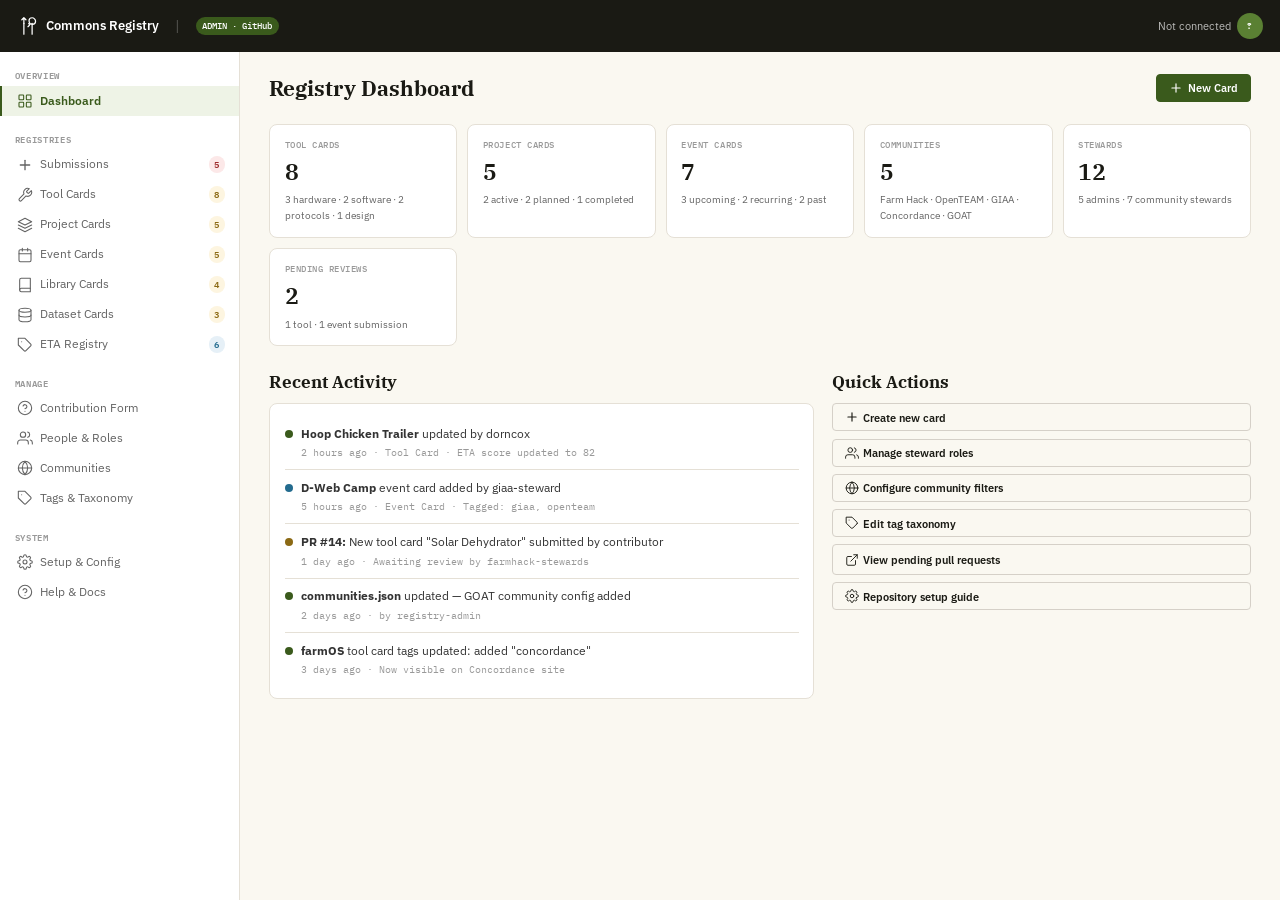
<file: commons-registry-admin-v5.html>
<!DOCTYPE html>
<html lang="en">
<head>
<meta charset="UTF-8">
<meta name="viewport" content="width=device-width, initial-scale=1.0">
<title>Commons Card Registry — Admin Panel</title>
<link href="https://fonts.googleapis.com/css2?family=IBM+Plex+Mono:wght@400;500;600&family=IBM+Plex+Sans:wght@300;400;500;600;700&family=IBM+Plex+Serif:wght@400;600&display=swap" rel="stylesheet">
<style>
:root {
  --ink:#1a1a14; --text:#333; --muted:#636363; --subtle:#999;
  --border:#d5d0c8; --rule:#e5e0d6; --bg:#faf8f1; --surface:#fff;
  --olive:#3a5a1c; --olive-l:#5a8033; --olive-bg:#eef3e6;
  --earth:#8b6914; --earth-bg:#fdf5e0; --sky:#236b8e; --sky-bg:#e6f0f7;
  --rust:#7c4a1e; --red:#9e2b2b; --red-bg:#fce8e8;
  --f-sans:'IBM Plex Sans',sans-serif;
  --f-serif:'IBM Plex Serif',Georgia,serif;
  --f-mono:'IBM Plex Mono',monospace;
  --r:4px; --r-lg:8px; --ease:.2s cubic-bezier(.4,0,.2,1);
}
*,*::before,*::after{box-sizing:border-box;margin:0;padding:0}
html{font-size:14.5px;scroll-behavior:smooth}
body{font-family:var(--f-sans);color:var(--text);background:var(--bg);line-height:1.55;-webkit-font-smoothing:antialiased}
h1,h2,h3,h4{font-family:var(--f-serif);color:var(--ink);line-height:1.25}
a{color:var(--olive);text-decoration:none;transition:color var(--ease)}
a:hover{color:var(--olive-l)}
code,.mono{font-family:var(--f-mono);font-size:.88em}
.sr-only{position:absolute;width:1px;height:1px;overflow:hidden;clip:rect(0,0,0,0)}

/* ─── LAYOUT ─── */
.app{display:grid;grid-template-columns:240px 1fr;grid-template-rows:52px 1fr;min-height:100vh}
.topbar{grid-column:1/-1;background:var(--ink);color:#fff;display:flex;align-items:center;padding:0 1.2rem;gap:.8rem;position:sticky;top:0;z-index:100}
.topbar .brand{display:flex;align-items:center;gap:.45rem;color:#fff;font-weight:600;font-size:.88rem;text-decoration:none}
.topbar .brand svg{width:22px;height:22px}
.topbar .sep{color:rgba(255,255,255,.25);margin:0 .3rem}
.topbar .env{font-family:var(--f-mono);font-size:.65rem;background:var(--olive);padding:.12rem .45rem;border-radius:99px;font-weight:500}
.topbar .user-pill{margin-left:auto;display:flex;align-items:center;gap:.4rem;font-size:.78rem;color:rgba(255,255,255,.7)}
.topbar .user-pill .avatar{width:26px;height:26px;border-radius:50%;background:var(--olive-l);display:flex;align-items:center;justify-content:center;font-size:.65rem;font-weight:700;color:#fff}

.sidebar{background:var(--surface);border-right:1px solid var(--rule);padding:1rem 0;overflow-y:auto}
.sidebar .nav-section{margin-bottom:1rem}
.sidebar .nav-label{font-family:var(--f-mono);font-size:.6rem;text-transform:uppercase;letter-spacing:.08em;color:var(--subtle);padding:.2rem 1rem;font-weight:600}
.sidebar .nav-item{display:flex;align-items:center;gap:.5rem;padding:.4rem 1rem;font-size:.82rem;color:var(--muted);cursor:pointer;transition:all var(--ease);border-left:2px solid transparent}
.sidebar .nav-item:hover{background:var(--olive-bg);color:var(--ink)}
.sidebar .nav-item.active{background:var(--olive-bg);color:var(--olive);border-left-color:var(--olive);font-weight:600}
.sidebar .nav-item svg{width:16px;height:16px;flex-shrink:0}
.sidebar .nav-item .badge{margin-left:auto;font-family:var(--f-mono);font-size:.6rem;background:var(--earth-bg);color:var(--earth);padding:.1rem .35rem;border-radius:99px;font-weight:600}

.main{padding:1.5rem 2rem;overflow-y:auto}

/* ─── PAGE SECTIONS ─── */
.page{display:none}
.page.active{display:block}
.page-head{margin-bottom:1.5rem;display:flex;align-items:center;gap:1rem;flex-wrap:wrap}
.page-head h1{font-size:1.45rem}
.page-head .actions{margin-left:auto;display:flex;gap:.4rem}

/* ─── BUTTONS ─── */
.btn{display:inline-flex;align-items:center;gap:.3rem;padding:.38rem .85rem;font-family:var(--f-sans);font-weight:600;font-size:.78rem;border:1.5px solid transparent;border-radius:var(--r);cursor:pointer;transition:all var(--ease);white-space:nowrap}
.btn-fill{background:var(--ink);color:#fff;border-color:var(--ink)}
.btn-fill:hover{background:#333}
.btn-olive{background:var(--olive);color:#fff;border-color:var(--olive)}
.btn-olive:hover{background:var(--olive-l);border-color:var(--olive-l)}
.btn-ghost{background:transparent;color:var(--ink);border-color:var(--border)}
.btn-ghost:hover{border-color:var(--ink)}
.btn-danger{background:transparent;color:var(--red);border-color:var(--red)}
.btn-danger:hover{background:var(--red-bg)}
.btn svg{width:14px;height:14px}

/* ─── STAT CARDS ─── */
.stat-grid{display:grid;grid-template-columns:repeat(auto-fill,minmax(170px,1fr));gap:.7rem;margin-bottom:1.8rem}
.stat-card{background:var(--surface);border:1px solid var(--rule);border-radius:var(--r-lg);padding:.9rem 1rem}
.stat-card .stat-label{font-family:var(--f-mono);font-size:.6rem;text-transform:uppercase;letter-spacing:.06em;color:var(--subtle);font-weight:500;margin-bottom:.2rem}
.stat-card .stat-val{font-family:var(--f-serif);font-size:1.6rem;color:var(--ink);font-weight:600}
.stat-card .stat-sub{font-size:.72rem;color:var(--muted);margin-top:.1rem}

/* ─── TABLE ─── */
.tbl-wrap{background:var(--surface);border:1px solid var(--rule);border-radius:var(--r-lg);overflow:hidden}
.tbl-head{display:flex;align-items:center;gap:.6rem;padding:.7rem 1rem;border-bottom:1px solid var(--rule);flex-wrap:wrap}
.tbl-search{font-family:var(--f-sans);font-size:.82rem;padding:.3rem .6rem;border:1px solid var(--border);border-radius:var(--r);background:var(--bg);flex:1;max-width:320px;outline:none}
.tbl-search:focus{border-color:var(--olive)}
.chip{font-family:var(--f-mono);font-size:.65rem;font-weight:500;padding:.2rem .5rem;border:1px solid var(--border);border-radius:99px;background:transparent;color:var(--muted);cursor:pointer;transition:all var(--ease)}
.chip:hover{border-color:var(--olive);color:var(--olive)}
.chip.on{background:var(--ink);color:#fff;border-color:var(--ink)}
table{width:100%;border-collapse:collapse}
th{text-align:left;font-family:var(--f-mono);font-size:.65rem;text-transform:uppercase;letter-spacing:.06em;color:var(--subtle);font-weight:600;padding:.5rem 1rem;border-bottom:1px solid var(--rule);background:var(--bg)}
td{padding:.55rem 1rem;border-bottom:1px solid var(--rule);font-size:.84rem;vertical-align:top}
tr:last-child td{border-bottom:none}
tr:hover td{background:rgba(58,90,28,.03)}
.tag{font-family:var(--f-mono);font-size:.6rem;font-weight:500;padding:.1rem .4rem;border-radius:99px;border:1px solid var(--rule);color:var(--muted);display:inline-block;margin:.1rem .15rem .1rem 0}
.tag-olive{border-color:#c7d9b3;background:var(--olive-bg);color:var(--olive)}
.tag-earth{border-color:#e5d5a8;background:var(--earth-bg);color:var(--earth)}
.tag-sky{border-color:#b3d1e5;background:var(--sky-bg);color:var(--sky)}
.status{display:inline-flex;align-items:center;gap:.25rem;font-family:var(--f-mono);font-size:.65rem;font-weight:600;padding:.15rem .4rem;border-radius:99px}
.status-pub{background:var(--olive-bg);color:var(--olive)}
.status-draft{background:var(--earth-bg);color:var(--earth)}
.status-review{background:var(--sky-bg);color:var(--sky)}
.comm-badge{display:inline-flex;padding:.1rem .35rem;border-radius:99px;font-family:var(--f-mono);font-size:.58rem;font-weight:600;background:var(--bg);border:1px solid var(--rule);color:var(--muted);margin:.1rem .1rem}

/* ─── FORMS ─── */
.form-grid{display:grid;grid-template-columns:1fr 1fr;gap:1rem}
.form-group{margin-bottom:1rem}
.form-group.full{grid-column:1/-1}
.form-group label{display:block;font-family:var(--f-mono);font-size:.68rem;text-transform:uppercase;letter-spacing:.05em;color:var(--muted);font-weight:500;margin-bottom:.3rem}
.form-group input,.form-group select,.form-group textarea{width:100%;font-family:var(--f-sans);font-size:.84rem;padding:.45rem .65rem;border:1px solid var(--border);border-radius:var(--r);background:var(--surface);color:var(--ink);outline:none;transition:border-color var(--ease)}
.form-group input:focus,.form-group select:focus,.form-group textarea:focus{border-color:var(--olive)}
.form-group textarea{min-height:80px;resize:vertical;line-height:1.5}
.form-group .help{font-size:.72rem;color:var(--subtle);margin-top:.2rem}
.form-group .multi-check{display:flex;flex-wrap:wrap;gap:.4rem;margin-top:.2rem}
.form-group .multi-check label{display:inline-flex;align-items:center;gap:.25rem;font-size:.78rem;font-weight:400;text-transform:none;letter-spacing:0;color:var(--text);cursor:pointer}
.form-group .multi-check input[type="checkbox"]{width:auto;accent-color:var(--olive)}

/* ─── HELP BOX ─── */
.help-box{background:var(--earth-bg);border:1px solid #e5d5a8;border-radius:var(--r-lg);padding:1rem 1.2rem;margin-bottom:1.2rem;font-size:.84rem;line-height:1.6}
.help-box h4{font-size:.95rem;color:var(--earth);margin-bottom:.3rem}
.help-box code{background:rgba(0,0,0,.06);padding:.12rem .3rem;border-radius:3px;font-size:.8rem}
.help-box ol,.help-box ul{margin:.4rem 0 .4rem 1.1rem}
.help-box li{margin-bottom:.25rem}
.help-box a{color:var(--earth);font-weight:600}

.info-box{background:var(--sky-bg);border:1px solid #b3d1e5;border-radius:var(--r-lg);padding:1rem 1.2rem;margin-bottom:1.2rem;font-size:.84rem;line-height:1.6}
.info-box h4{font-size:.95rem;color:var(--sky);margin-bottom:.3rem}

/* ─── MODAL ─── */
.modal-overlay{display:none;position:fixed;inset:0;background:rgba(0,0,0,.45);z-index:200;align-items:center;justify-content:center}
.modal-overlay.open{display:flex}
.modal{background:var(--surface);border-radius:var(--r-lg);width:90%;max-width:720px;max-height:85vh;overflow-y:auto;box-shadow:0 12px 40px rgba(0,0,0,.2)}
.modal-head{display:flex;align-items:center;padding:1rem 1.2rem;border-bottom:1px solid var(--rule)}
.modal-head h3{flex:1}
.modal-head .close{background:none;border:none;font-size:1.2rem;cursor:pointer;color:var(--muted);padding:.2rem}
.modal-body{padding:1.2rem}
.modal-foot{display:flex;justify-content:flex-end;gap:.4rem;padding:.8rem 1.2rem;border-top:1px solid var(--rule);background:var(--bg)}

/* ─── ACTIVITY LOG ─── */
.activity-item{display:flex;gap:.6rem;padding:.6rem 0;border-bottom:1px solid var(--rule);font-size:.82rem}
.activity-item:last-child{border-bottom:none}
.activity-dot{width:8px;height:8px;border-radius:50%;margin-top:.35rem;flex-shrink:0}
.dot-green{background:var(--olive)}
.dot-amber{background:var(--earth)}
.dot-blue{background:var(--sky)}
.activity-item .time{font-family:var(--f-mono);font-size:.68rem;color:var(--subtle);margin-top:.15rem}

/* ─── RESPONSIVE ─── */
@media(max-width:860px){
  .app{grid-template-columns:1fr}
  .sidebar{display:none}
  .form-grid{grid-template-columns:1fr}
}

/* ─── SUBMISSION CARDS ─── */
.sub-card {
  background: var(--surface);
  border: 1px solid var(--rule);
  border-radius: var(--r-lg);
  margin-bottom: .8rem;
  overflow: hidden;
  transition: border-color .2s;
}
.sub-card[data-status="needs-info"] { border-left: 3px solid var(--rust); }
.sub-card[data-status="new"]         { border-left: 3px solid var(--olive); }
.sub-card-head {
  display: flex;
  align-items: center;
  gap: .6rem;
  padding: .7rem 1rem;
  border-bottom: 1px solid var(--rule);
  background: var(--bg);
  flex-wrap: wrap;
}
.sub-card-body { padding: .8rem 1rem 1rem; }
.sub-json-preview {
  font-family: var(--f-mono);
  font-size: .72rem;
  background: #1a1a14;
  border-radius: var(--r);
  padding: .7rem .9rem;
  line-height: 1.7;
  margin-bottom: .7rem;
  overflow-x: auto;
}
.sub-checks { display: flex; flex-direction: column; gap: .25rem; margin-bottom: .8rem; }
.sub-check { font-size: .79rem; display: flex; align-items: center; gap: .4rem; }
.sub-check.pass  { color: var(--olive); }
.sub-check.warn  { color: var(--earth); }
.sub-check.fail  { color: var(--red); }
.sub-actions { display: flex; gap: .4rem; flex-wrap: wrap; }
.sub-card.hidden { display: none; }

/* ─── ETA EMBED PANEL ─── */
.eta-embed-wrap {
  border: 1px solid var(--rule);
  border-radius: var(--r-lg);
  overflow: hidden;
  margin-top: 1rem;
}
.eta-embed-head {
  background: var(--bg);
  padding: .6rem 1rem;
  border-bottom: 1px solid var(--rule);
  display: flex;
  align-items: center;
  justify-content: space-between;
}
.eta-embed-head h4 { font-size: .9rem; }
.eta-iframe {
  width: 100%;
  height: 700px;
  border: none;
  display: block;
}

</style>
</head>
<body>

<!-- ─── SVG ICONS ─── -->
<svg xmlns="http://www.w3.org/2000/svg" style="display:none">
  <symbol id="i-logo" viewBox="0 0 32 32" fill="none" stroke="currentColor" stroke-width="1.8" stroke-linecap="round" stroke-linejoin="round"><path d="M10 4v8M10 4l-3 3M10 4l3 3"/><path d="M10 12v16"/><path d="M22 4c-2.5 0-4.5 2-4.5 4.5 0 1 .3 1.9.8 2.7l-1.3 1.3 1.5 1.5 1.3-1.3c.8.5 1.7.8 2.7.8 2.5 0 4.5-2 4.5-4.5S24.5 4 22 4z"/><path d="M18 15l-2 2"/><path d="M22 12v16"/></symbol>
  <symbol id="i-dash" viewBox="0 0 24 24" fill="none" stroke="currentColor" stroke-width="1.6" stroke-linecap="round" stroke-linejoin="round"><rect x="3" y="3" width="7" height="7" rx="1"/><rect x="14" y="3" width="7" height="7" rx="1"/><rect x="14" y="14" width="7" height="7" rx="1"/><rect x="3" y="14" width="7" height="7" rx="1"/></symbol>
  <symbol id="i-tool" viewBox="0 0 24 24" fill="none" stroke="currentColor" stroke-width="1.6" stroke-linecap="round" stroke-linejoin="round"><path d="M14.7 6.3a1 1 0 000 1.4l1.6 1.6a1 1 0 001.4 0l3.77-3.77a6 6 0 01-7.94 7.94l-6.91 6.91a2.12 2.12 0 01-3-3l6.91-6.91a6 6 0 017.94-7.94l-3.76 3.76z"/></symbol>
  <symbol id="i-proj" viewBox="0 0 24 24" fill="none" stroke="currentColor" stroke-width="1.6" stroke-linecap="round" stroke-linejoin="round"><polygon points="12,2 2,7 12,12 22,7"/><polyline points="2,17 12,22 22,17"/><polyline points="2,12 12,17 22,12"/></symbol>
  <symbol id="i-cal" viewBox="0 0 24 24" fill="none" stroke="currentColor" stroke-width="1.6" stroke-linecap="round" stroke-linejoin="round"><rect x="3" y="4" width="18" height="18" rx="2"/><path d="M16 2v4M8 2v4M3 10h18"/></symbol>
  <symbol id="i-book" viewBox="0 0 24 24" fill="none" stroke="currentColor" stroke-width="1.6" stroke-linecap="round" stroke-linejoin="round"><path d="M4 19.5A2.5 2.5 0 016.5 17H20"/><path d="M6.5 2H20v20H6.5A2.5 2.5 0 014 19.5v-15A2.5 2.5 0 016.5 2z"/></symbol>
  <symbol id="i-data" viewBox="0 0 24 24" fill="none" stroke="currentColor" stroke-width="1.6" stroke-linecap="round" stroke-linejoin="round"><ellipse cx="12" cy="5" rx="9" ry="3"/><path d="M21 12c0 1.66-4 3-9 3s-9-1.34-9-3"/><path d="M3 5v14c0 1.66 4 3 9 3s9-1.34 9-3V5"/></symbol>
  <symbol id="i-users" viewBox="0 0 24 24" fill="none" stroke="currentColor" stroke-width="1.6" stroke-linecap="round" stroke-linejoin="round"><path d="M17 21v-2a4 4 0 00-4-4H5a4 4 0 00-4 4v2"/><circle cx="9" cy="7" r="4"/><path d="M23 21v-2a4 4 0 00-3-3.87"/><path d="M16 3.13a4 4 0 010 7.75"/></symbol>
  <symbol id="i-globe" viewBox="0 0 24 24" fill="none" stroke="currentColor" stroke-width="1.6" stroke-linecap="round" stroke-linejoin="round"><circle cx="12" cy="12" r="10"/><path d="M2 12h20"/><path d="M12 2a15.3 15.3 0 014 10 15.3 15.3 0 01-4 10 15.3 15.3 0 01-4-10 15.3 15.3 0 014-10z"/></symbol>
  <symbol id="i-gear" viewBox="0 0 24 24" fill="none" stroke="currentColor" stroke-width="1.6" stroke-linecap="round" stroke-linejoin="round"><circle cx="12" cy="12" r="3"/><path d="M19.4 15a1.65 1.65 0 00.33 1.82l.06.06a2 2 0 01-2.83 2.83l-.06-.06a1.65 1.65 0 00-1.82-.33 1.65 1.65 0 00-1 1.51V21a2 2 0 01-4 0v-.09A1.65 1.65 0 009 19.4a1.65 1.65 0 00-1.82.33l-.06.06a2 2 0 01-2.83-2.83l.06-.06A1.65 1.65 0 004.68 15a1.65 1.65 0 00-1.51-1H3a2 2 0 010-4h.09A1.65 1.65 0 004.6 9a1.65 1.65 0 00-.33-1.82l-.06-.06a2 2 0 012.83-2.83l.06.06A1.65 1.65 0 009 4.68a1.65 1.65 0 001-1.51V3a2 2 0 014 0v.09a1.65 1.65 0 001 1.51 1.65 1.65 0 001.82-.33l.06-.06a2 2 0 012.83 2.83l-.06.06A1.65 1.65 0 0019.4 9a1.65 1.65 0 001.51 1H21a2 2 0 010 4h-.09a1.65 1.65 0 00-1.51 1z"/></symbol>
  <symbol id="i-help" viewBox="0 0 24 24" fill="none" stroke="currentColor" stroke-width="1.6" stroke-linecap="round" stroke-linejoin="round"><circle cx="12" cy="12" r="10"/><path d="M9.09 9a3 3 0 015.83 1c0 2-3 3-3 3"/><line x1="12" y1="17" x2="12.01" y2="17"/></symbol>
  <symbol id="i-plus" viewBox="0 0 24 24" fill="none" stroke="currentColor" stroke-width="2" stroke-linecap="round"><line x1="12" y1="5" x2="12" y2="19"/><line x1="5" y1="12" x2="19" y2="12"/></symbol>
  <symbol id="i-edit" viewBox="0 0 24 24" fill="none" stroke="currentColor" stroke-width="1.6" stroke-linecap="round" stroke-linejoin="round"><path d="M11 4H4a2 2 0 00-2 2v14a2 2 0 002 2h14a2 2 0 002-2v-7"/><path d="M18.5 2.5a2.121 2.121 0 013 3L12 15l-4 1 1-4 9.5-9.5z"/></symbol>
  <symbol id="i-ext" viewBox="0 0 24 24" fill="none" stroke="currentColor" stroke-width="1.6" stroke-linecap="round" stroke-linejoin="round"><path d="M18 13v6a2 2 0 01-2 2H5a2 2 0 01-2-2V8a2 2 0 012-2h6"/><polyline points="15,3 21,3 21,9"/><line x1="10" y1="14" x2="21" y2="3"/></symbol>
  <symbol id="i-tag" viewBox="0 0 24 24" fill="none" stroke="currentColor" stroke-width="1.6" stroke-linecap="round" stroke-linejoin="round"><path d="M20.59 13.41l-7.17 7.17a2 2 0 01-2.83 0L2 12V2h10l8.59 8.59a2 2 0 010 2.82z"/><line x1="7" y1="7" x2="7.01" y2="7"/></symbol>
</svg>

<!-- ─── APP SHELL ─── -->
<div class="app">

  <!-- TOPBAR -->
  <div class="topbar">
    <a class="brand" href="#"><svg><use href="#i-logo"/></svg> Commons Registry</a>
    <span class="sep">|</span>
    <span class="env">ADMIN</span>
    <div class="user-pill">
      <span id="user-name">Not connected</span>
      <div class="avatar" id="user-avatar">?</div>
    </div>
  </div>

  <!-- SIDEBAR -->
  <div class="sidebar">
    <div class="nav-section">
      <div class="nav-label">Overview</div>
      <div class="nav-item active" onclick="showPage('dashboard')"><svg><use href="#i-dash"/></svg> Dashboard</div>
    </div>
    <div class="nav-section">
      <div class="nav-label">Registries</div>
      <div class="nav-item" onclick="showPage('submissions')"><svg><use href="#i-plus"/></svg> Submissions <span class="badge" id="n-submissions" style="background:var(--red-bg);color:var(--red);">5</span></div>
      <div class="nav-item" onclick="showPage('tools')"><svg><use href="#i-tool"/></svg> Tool Cards <span class="badge" id="n-tools">8</span></div>
      <div class="nav-item" onclick="showPage('projects')"><svg><use href="#i-proj"/></svg> Project Cards <span class="badge" id="n-proj">5</span></div>
      <div class="nav-item" onclick="showPage('events')"><svg><use href="#i-cal"/></svg> Event Cards <span class="badge" id="n-ev">5</span></div>
      <div class="nav-item" onclick="showPage('library')"><svg><use href="#i-book"/></svg> Library Cards <span class="badge" id="n-lib">4</span></div>
      <div class="nav-item" onclick="showPage('datasets')"><svg><use href="#i-data"/></svg> Dataset Cards <span class="badge" id="n-ds">3</span></div>
      <div class="nav-item" onclick="showPage('eta-registry')"><svg><use href="#i-tag"/></svg> ETA Registry <span class="badge" id="n-eta" style="background:var(--sky-bg);color:var(--sky);">6</span></div>
    </div>
    <div class="nav-section">
      <div class="nav-label">Manage</div>
      <div class="nav-item" onclick="showPage('contribute-setup')"><svg><use href="#i-help"/></svg> Contribution Form</div>
      <div class="nav-item" onclick="showPage('people')"><svg><use href="#i-users"/></svg> People &amp; Roles</div>
      <div class="nav-item" onclick="showPage('communities')"><svg><use href="#i-globe"/></svg> Communities</div>
      <div class="nav-item" onclick="showPage('tags')"><svg><use href="#i-tag"/></svg> Tags &amp; Taxonomy</div>
    </div>
    <div class="nav-section">
      <div class="nav-label">System</div>
      <div class="nav-item" onclick="showPage('setup')"><svg><use href="#i-gear"/></svg> Setup &amp; Config</div>
      <div class="nav-item" onclick="showPage('help')"><svg><use href="#i-help"/></svg> Help &amp; Docs</div>
    </div>
  </div>

  <!-- MAIN CONTENT AREA -->
  <div class="main">

    <!-- ════ DASHBOARD ════ -->
    <div class="page active" id="p-dashboard">
      <div class="page-head">
        <h1>Registry Dashboard</h1>
        <div class="actions">
          <button class="btn btn-olive" onclick="openNewCard()"><svg><use href="#i-plus"/></svg> New Card</button>
        </div>
      </div>

      <div class="stat-grid">
        <div class="stat-card"><div class="stat-label">Tool Cards</div><div class="stat-val">8</div><div class="stat-sub">3 hardware · 2 software · 2 protocols · 1 design</div></div>
        <div class="stat-card"><div class="stat-label">Project Cards</div><div class="stat-val">5</div><div class="stat-sub">2 active · 2 planned · 1 completed</div></div>
        <div class="stat-card"><div class="stat-label">Event Cards</div><div class="stat-val">7</div><div class="stat-sub">3 upcoming · 2 recurring · 2 past</div></div>
        <div class="stat-card"><div class="stat-label">Communities</div><div class="stat-val">5</div><div class="stat-sub">Farm Hack · OpenTEAM · GIAA · Concordance · GOAT</div></div>
        <div class="stat-card"><div class="stat-label">Stewards</div><div class="stat-val">12</div><div class="stat-sub">5 admins · 7 community stewards</div></div>
        <div class="stat-card"><div class="stat-label">Pending Reviews</div><div class="stat-val">2</div><div class="stat-sub">1 tool · 1 event submission</div></div>
      </div>

      <div style="display:grid;grid-template-columns:1.3fr 1fr;gap:1.2rem;">
        <div>
          <h3 style="margin-bottom:.7rem;">Recent Activity</h3>
          <div style="background:var(--surface);border:1px solid var(--rule);border-radius:var(--r-lg);padding:.8rem 1rem;">
            <div class="activity-item"><div class="activity-dot dot-green"></div><div><strong>Hoop Chicken Trailer</strong> updated by dorncox<div class="time">2 hours ago · Tool Card · ETA score updated to 82</div></div></div>
            <div class="activity-item"><div class="activity-dot dot-blue"></div><div><strong>D-Web Camp</strong> event card added by giaa-steward<div class="time">5 hours ago · Event Card · Tagged: giaa, openteam</div></div></div>
            <div class="activity-item"><div class="activity-dot dot-amber"></div><div><strong>PR #14:</strong> New tool card "Solar Dehydrator" submitted by contributor<div class="time">1 day ago · Awaiting review by farmhack-stewards</div></div></div>
            <div class="activity-item"><div class="activity-dot dot-green"></div><div><strong>communities.json</strong> updated — GOAT community config added<div class="time">2 days ago · by registry-admin</div></div></div>
            <div class="activity-item"><div class="activity-dot dot-green"></div><div><strong>farmOS</strong> tool card tags updated: added "concordance"<div class="time">3 days ago · Now visible on Concordance site</div></div></div>
          </div>
        </div>
        <div>
          <h3 style="margin-bottom:.7rem;">Quick Actions</h3>
          <div style="display:flex;flex-direction:column;gap:.5rem;">
            <button class="btn btn-ghost" style="justify-content:flex-start;" onclick="openNewCard()"><svg><use href="#i-plus"/></svg> Create new card</button>
            <button class="btn btn-ghost" style="justify-content:flex-start;" onclick="showPage('people')"><svg><use href="#i-users"/></svg> Manage steward roles</button>
            <button class="btn btn-ghost" style="justify-content:flex-start;" onclick="showPage('communities')"><svg><use href="#i-globe"/></svg> Configure community filters</button>
            <button class="btn btn-ghost" style="justify-content:flex-start;" onclick="showPage('tags')"><svg><use href="#i-tag"/></svg> Edit tag taxonomy</button>
            <a class="btn btn-ghost" style="justify-content:flex-start;" href="https://github.com" target="_blank"><svg><use href="#i-ext"/></svg> View pending pull requests</a>
            <button class="btn btn-ghost" style="justify-content:flex-start;" onclick="showPage('setup')"><svg><use href="#i-gear"/></svg> Repository setup guide</button>
          </div>
        </div>
      </div>
    </div>

    <!-- ════ TOOLS REGISTRY ════ -->
    <div class="page" id="p-tools">
      <div class="page-head">
        <h1>Tool Cards</h1>
        <div class="actions">
          <button class="btn btn-olive" onclick="openNewCard('tool')"><svg><use href="#i-plus"/></svg> New Tool</button>
        </div>
      </div>
      <div class="tbl-wrap">
        <div class="tbl-head">
          <input class="tbl-search" placeholder="Search tools..." oninput="filterTable(this,'tools-tbl')">
          <button class="chip on" onclick="filterType(this,'all','tools-tbl')">All</button>
          <button class="chip" onclick="filterType(this,'hardware','tools-tbl')">Hardware</button>
          <button class="chip" onclick="filterType(this,'software','tools-tbl')">Software</button>
          <button class="chip" onclick="filterType(this,'protocol','tools-tbl')">Protocol</button>
          <button class="chip" onclick="filterType(this,'design','tools-tbl')">Design</button>
        </div>
        <table id="tools-tbl">
          <thead><tr><th>Tool</th><th>Type</th><th>Communities</th><th>Tags</th><th>Status</th><th>ETA</th><th></th></tr></thead>
          <tbody>
            <tr data-type="hardware"><td><strong>Hoop Chicken Trailer</strong><br><span style="color:var(--muted);font-size:.78rem;">Pastured Poultry Egg Mobile</span></td><td><span class="tag tag-olive">hardware</span></td><td><span class="comm-badge">FH</span><span class="comm-badge">GIAA</span><span class="comm-badge">OT</span></td><td><span class="tag">open-hardware</span><span class="tag">repairable</span></td><td><span class="status status-pub">Published</span></td><td>82</td><td><button class="btn btn-ghost" onclick="openEditor('tool','hoop-chicken-trailer')"><svg><use href="#i-edit"/></svg></button></td></tr>
            <tr data-type="hardware"><td><strong>Walk-In Cooler</strong><br><span style="color:var(--muted);font-size:.78rem;">Post-Harvest Cold Storage</span></td><td><span class="tag tag-olive">hardware</span></td><td><span class="comm-badge">FH</span></td><td><span class="tag">open-hardware</span><span class="tag">post-harvest</span></td><td><span class="status status-pub">Published</span></td><td>71</td><td><button class="btn btn-ghost" onclick="openEditor('tool','walk-in-cooler')"><svg><use href="#i-edit"/></svg></button></td></tr>
            <tr data-type="hardware"><td><strong>Reemay Robot</strong><br><span style="color:var(--muted);font-size:.78rem;">Arduino Row Cover Automation</span></td><td><span class="tag tag-olive">hardware</span></td><td><span class="comm-badge">FH</span></td><td><span class="tag">arduino</span><span class="tag">prototype</span></td><td><span class="status status-draft">Draft</span></td><td>—</td><td><button class="btn btn-ghost" onclick="openEditor('tool','reemay-robot')"><svg><use href="#i-edit"/></svg></button></td></tr>
            <tr data-type="software"><td><strong>farmOS</strong><br><span style="color:var(--muted);font-size:.78rem;">Farm Management Platform</span></td><td><span class="tag tag-sky">software</span></td><td><span class="comm-badge">FH</span><span class="comm-badge">OT</span><span class="comm-badge">AKC</span></td><td><span class="tag">open-source</span><span class="tag">data-sovereignty</span></td><td><span class="status status-pub">Published</span></td><td>90</td><td><button class="btn btn-ghost" onclick="openEditor('tool','farmos')"><svg><use href="#i-edit"/></svg></button></td></tr>
            <tr data-type="protocol"><td><strong>Talk to Your Tools</strong><br><span style="color:var(--muted);font-size:.78rem;">Technological Terroir Documentation</span></td><td><span class="tag tag-earth">protocol</span></td><td><span class="comm-badge">AKC</span><span class="comm-badge">FH</span></td><td><span class="tag">concordance</span><span class="tag">documentation</span></td><td><span class="status status-pub">Published</span></td><td>—</td><td><button class="btn btn-ghost" onclick="openEditor('tool','talk-tools')"><svg><use href="#i-edit"/></svg></button></td></tr>
            <tr data-type="design"><td><strong>Ethical Technology Assessment</strong><br><span style="color:var(--muted);font-size:.78rem;">Participatory Evaluation Framework</span></td><td><span class="tag" style="border-color:#d4a8a8;background:#fdf0f0;color:var(--rust);">design</span></td><td><span class="comm-badge">GIAA</span><span class="comm-badge">FH</span><span class="comm-badge">OT</span></td><td><span class="tag">ethics</span><span class="tag">framework</span></td><td><span class="status status-pub">Published</span></td><td>—</td><td><button class="btn btn-ghost" onclick="openEditor('tool','eta')"><svg><use href="#i-edit"/></svg></button></td></tr>
          </tbody>
        </table>
      </div>
    </div>

    <!-- ════ SETUP & CONFIG ════ -->
    <div class="page" id="p-setup">
      <div class="page-head"><h1>Setup &amp; Configuration</h1></div>

      <div style="background:var(--surface);border:1px solid var(--rule);border-radius:var(--r-lg);padding:1.2rem;margin-bottom:1.2rem;">
        <h3 style="margin-bottom:.8rem;">Connect to Repository</h3>
        <div class="form-grid">
          <div class="form-group">
            <label>Git Platform</label>
            <select id="cfg-platform" onchange="onPlatformChange()">
              <option value="github">GitHub (github.com)</option>
              <option value="gitlab">GitLab (gitlab.com or self-hosted)</option>
              <option value="gitea">Gitea / Forgejo / Codeberg</option>
            </select>
            <div class="help">All platforms use the same card data model. Only the API layer changes.</div>
          </div>
          <div class="form-group" id="cfg-instance-wrap" style="display:none;">
            <label>Instance URL</label>
            <input type="url" id="cfg-instance" placeholder="https://gitlab.example.com">
            <div class="help">Required for self-hosted GitLab, Gitea, Forgejo, or Codeberg.</div>
          </div>
          <div class="form-group">
            <label id="cfg-token-label">Personal Access Token</label>
            <input type="password" id="cfg-token" placeholder="ghp_xxxxxxxxxxxxxxxxxxxx">
            <div class="help" id="cfg-token-help">Stored in browser session only. Cleared when you close this tab.</div>
          </div>
          <div class="form-group">
            <label>Repository</label>
            <input type="text" id="cfg-repo" value="dornawcox/commons-registry" placeholder="owner/repo">
            <div class="help" id="cfg-repo-help">Format: <code>owner/repo-name</code></div>
          </div>
          <div class="form-group"><label>Branch</label><input type="text" id="cfg-branch" value="main"></div>
          <div class="form-group">
            <label>Pages Base URL</label>
            <input type="url" id="cfg-pages-url" placeholder="https://dornawcox.github.io/commons-registry">
            <div class="help">Public URL where JSON is served. Community sites fetch from here.</div>
          </div>
        </div>
        <div style="display:flex;gap:.5rem;margin-top:.6rem;">
          <button class="btn btn-olive" onclick="testConnection()">Test Connection</button>
          <button class="btn btn-ghost" onclick="saveConfig()">Save Config</button>
        </div>
        <div id="conn-result" style="margin-top:.6rem;font-size:.82rem;"></div>
      </div>

      <div class="help-box"><h4 id="guide-token-title">&#128273; Token Setup</h4><div id="guide-token-body"></div></div>
      <div class="help-box"><h4>&#128274; Branch Protection</h4><div id="guide-protection-body"></div></div>
      <div class="help-box"><h4>&#128101; Steward Teams</h4><div id="guide-teams-body"></div></div>

      <div class="help-box">
        <h4>&#128196; Code Ownership (All Platforms)</h4>
        <p>All three platforms support a <code>CODEOWNERS</code> file defining required reviewers per data file. Place in <code>.github/</code> (GitHub), or repo root (GitLab/Gitea).</p>
        <pre style="background:rgba(0,0,0,.06);padding:.6rem;border-radius:var(--r);font-size:.72rem;overflow-x:auto;margin:.4rem 0;"><code># CODEOWNERS
data/tools.json          @org/farmhack-stewards @org/openteam-stewards
data/projects.json       @org/openteam-stewards @org/giaa-stewards
data/events.json         @org/farmhack-stewards @org/giaa-stewards @org/openteam-stewards
data/library.json        @org/concordance-stewards @org/openteam-stewards
data/datasets.json       @org/concordance-stewards @org/openteam-stewards
data/people.json         @org/registry-admins
schemas/*                @org/registry-admins</code></pre>
        <p style="font-size:.8rem;color:var(--muted);">GitLab: CODEOWNERS enforcement needs Premium; use Protected Branches on Free. Gitea: 1.21+ supports CODEOWNERS.</p>
      </div>

      <div class="help-box">
        <h4>&#9989; Validation CI</h4>
        <div class="filter-rail" style="margin:.5rem 0;"><button class="chip on" onclick="showCI(this,'github')">GitHub Actions</button><button class="chip" onclick="showCI(this,'gitlab')">GitLab CI</button><button class="chip" onclick="showCI(this,'gitea')">Gitea Actions</button></div>
        <pre id="ci-github" style="background:rgba(0,0,0,.06);padding:.5rem;border-radius:var(--r);font-size:.7rem;overflow-x:auto;"><code># .github/workflows/validate.yml
name: Validate Registry
on: [push, pull_request]
jobs:
  validate:
    runs-on: ubuntu-latest
    steps:
      - uses: actions/checkout@v4
      - run: for f in data/*.json; do python -m json.tool "$f" > /dev/null; done
      - run: python3 scripts/validate_cards.py</code></pre>
        <pre id="ci-gitlab" style="background:rgba(0,0,0,.06);padding:.5rem;border-radius:var(--r);font-size:.7rem;overflow-x:auto;display:none;"><code># .gitlab-ci.yml
validate:
  image: python:3.11-slim
  script:
    - for f in data/*.json; do python -m json.tool "$f" > /dev/null; done
    - python3 scripts/validate_cards.py
  rules:
    - if: $CI_PIPELINE_SOURCE == "merge_request_event"
    - if: $CI_COMMIT_BRANCH == "main"
pages:
  stage: deploy
  script: [mkdir -p public, cp -r data/ admin/ schemas/ public/]
  artifacts: { paths: [public] }
  rules: [{ if: "$CI_COMMIT_BRANCH == 'main'" }]</code></pre>
        <pre id="ci-gitea" style="background:rgba(0,0,0,.06);padding:.5rem;border-radius:var(--r);font-size:.7rem;overflow-x:auto;display:none;"><code># .gitea/workflows/validate.yml
# Gitea Actions uses identical YAML syntax to GitHub Actions (since 1.19+)
name: Validate Registry
on: [push, pull_request]
jobs:
  validate:
    runs-on: ubuntu-latest
    steps:
      - uses: actions/checkout@v4
      - run: for f in data/*.json; do python -m json.tool "$f" > /dev/null; done
      - run: python3 scripts/validate_cards.py</code></pre>
      </div>

      <div class="info-box"><h4>&#128279; Pages Hosting</h4><div id="guide-pages-body"></div></div>

      <div class="info-box">
        <h4>&#127760; Community Site Integration (Platform-Agnostic)</h4>
        <p>This snippet works identically on any platform. Sites only need the Pages base URL:</p>
        <pre style="background:rgba(0,0,0,.06);padding:.5rem;border-radius:var(--r);font-size:.72rem;overflow-x:auto;margin:.4rem 0;"><code>const REGISTRY = 'https://YOUR-PAGES-URL/data'; // set per deployment
const MY_COMMUNITY = 'farmhack';                 // set per site
async function loadCards(type) {
  const r = await fetch(`${REGISTRY}/${type}.json`);
  return (await r.json()).filter(c =&gt; c.communities.includes(MY_COMMUNITY));
}</code></pre>
      </div>

      <div style="background:var(--surface);border:1px solid var(--rule);border-radius:var(--r-lg);padding:1rem;overflow-x:auto;">
        <h3 style="margin-bottom:.5rem;">Platform Comparison</h3>
        <table style="font-size:.78rem;"><thead><tr><th>Feature</th><th>GitHub</th><th>GitLab</th><th>Gitea / Forgejo</th></tr></thead><tbody>
        <tr><td>Pages hosting</td><td>Built-in, free</td><td>Via CI pipeline, free</td><td>Built-in (1.17+) or reverse proxy</td></tr>
        <tr><td>API style</td><td>REST Contents API</td><td>REST Files API (v4)</td><td>GitHub-compatible REST API</td></tr>
        <tr><td>OAuth (no server)</td><td>Needs proxy for token exchange</td><td>PKCE flow &mdash; no proxy needed</td><td>Varies by version</td></tr>
        <tr><td>CODEOWNERS</td><td>Free &#10003;</td><td>Premium only</td><td>1.21+ &#10003;</td></tr>
        <tr><td>Branch protection</td><td>Free (limited)</td><td>Free, more granular</td><td>Free, granular</td></tr>
        <tr><td>Self-hostable</td><td>No</td><td>Yes (CE edition)</td><td>Yes (very lightweight)</td></tr>
        <tr><td>Data sovereignty</td><td>US-hosted</td><td>Self-host or EU</td><td>Full control &mdash; ideal for Pillar 2</td></tr>
        </tbody></table>
      </div>
    </div>

    <!-- ════ PEOPLE & ROLES ════ -->
    <div class="page" id="p-people">
      <div class="page-head"><h1>People &amp; Roles</h1><div class="actions"><button class="btn btn-olive" onclick="openNewCard('person')"><svg><use href="#i-plus"/></svg> Add Person</button></div></div>
      <div class="info-box"><h4>How roles work</h4><p>Roles in <code>people.json</code> define who can do what in the admin panel. GitHub Teams enforce the same roles at the repository level via CODEOWNERS. Each person's Hylo profile provides their rich community identity.</p></div>
      <div class="tbl-wrap">
        <table>
          <thead><tr><th>Person</th><th>GitHub</th><th>Roles</th><th>Communities</th><th>Hylo Profile</th><th></th></tr></thead>
          <tbody>
            <tr><td><strong>Dorn Cox</strong><br><span style="color:var(--muted);font-size:.78rem;">Wolfe's Neck / Farm Hack</span></td><td><code>dorncox</code></td><td><span class="status status-pub">Admin</span> <span class="status status-pub">Steward</span></td><td><span class="comm-badge">FH</span><span class="comm-badge">OT</span><span class="comm-badge">GIAA</span></td><td><a href="https://www.hylo.com/members/dorncox" target="_blank">View →</a></td><td><button class="btn btn-ghost"><svg><use href="#i-edit"/></svg></button></td></tr>
            <tr><td><strong>Kristen Loria</strong><br><span style="color:var(--muted);font-size:.78rem;">Farm Hack Community</span></td><td><code>kristen-loria</code></td><td><span class="status status-pub">Steward</span></td><td><span class="comm-badge">FH</span></td><td><a href="#" target="_blank">View →</a></td><td><button class="btn btn-ghost"><svg><use href="#i-edit"/></svg></button></td></tr>
            <tr><td><strong>GIAA Secretariat</strong><br><span style="color:var(--muted);font-size:.78rem;">Grassroots Innovations Assembly</span></td><td><code>giaa-admin</code></td><td><span class="status status-pub">Steward</span> <span class="status status-review">Reviewer</span></td><td><span class="comm-badge">GIAA</span></td><td><a href="#" target="_blank">View →</a></td><td><button class="btn btn-ghost"><svg><use href="#i-edit"/></svg></button></td></tr>
          </tbody>
        </table>
      </div>
    </div>

    <!-- ════ COMMUNITIES ════ -->
    <div class="page" id="p-communities">
      <div class="page-head"><h1>Communities</h1><div class="actions"><button class="btn btn-olive"><svg><use href="#i-plus"/></svg> Add Community</button></div></div>
      <div class="info-box"><h4>How communities work</h4><p>Each community defines a filter configuration. When a community site loads cards from the registry, it filters by its community ID. Adding a community ID tag to a card makes it appear on that community's site. Stewards curate which cards belong to their community.</p></div>
      <div class="tbl-wrap">
        <table>
          <thead><tr><th>Community</th><th>ID</th><th>Card Types</th><th>Stewards</th><th>Hylo Group</th><th>Hub URL</th></tr></thead>
          <tbody>
            <tr><td><strong>Farm Hack</strong></td><td><code>farmhack</code></td><td>tool, event, library, project</td><td>dorncox, kristen-loria</td><td><a href="https://www.hylo.com/groups/farmhack" target="_blank">Hylo →</a></td><td><a href="#" target="_blank">Site →</a></td></tr>
            <tr><td><strong>OpenTEAM</strong></td><td><code>openteam</code></td><td>tool, project, dataset, event, library</td><td>dorncox, openteam-admin</td><td><a href="https://www.hylo.com/groups/openteam" target="_blank">Hylo →</a></td><td><a href="https://dornawcox.github.io/Test-37/" target="_blank">Site →</a></td></tr>
            <tr><td><strong>GIAA</strong></td><td><code>giaa</code></td><td>project, event, tool, library</td><td>giaa-admin</td><td><a href="#" target="_blank">Hylo →</a></td><td><a href="https://www.gia-agroecology.org/" target="_blank">Site →</a></td></tr>
            <tr><td><strong>Concordance</strong></td><td><code>concordance</code></td><td>tool, library, dataset</td><td>concordance-steward</td><td><a href="#" target="_blank">Hylo →</a></td><td><a href="https://agricultural-knowledge-concordance.github.io/Ag-Knowledge-Concordance/" target="_blank">Site →</a></td></tr>
            <tr><td><strong>GOAT</strong></td><td><code>goat</code></td><td>tool, event, project</td><td>goat-admin</td><td>—</td><td><a href="https://forum.goatech.org" target="_blank">Forum →</a></td></tr>
          </tbody>
        </table>
      </div>
    </div>

    <!-- ════ HELP & DOCS ════ -->
    <div class="page" id="p-help">
      <div class="page-head"><h1>Help &amp; Documentation</h1></div>

      <div class="help-box">
        <h4>How the Registry Works</h4>
        <p>The Commons Card Registry is a single GitHub repository containing JSON data files. Each file holds an array of cards (tools, projects, events, etc.). Community websites fetch these files and filter by their community tags to display relevant content.</p>
        <p><strong>No one needs to know Git.</strong> The admin panel reads and writes JSON through the GitHub API. Changes appear on all community sites within ~1 minute (the time it takes GitHub Pages to rebuild).</p>
      </div>

      <div class="help-box">
        <h4>Creating a New Card</h4>
        <ol>
          <li>Click <strong>"New Card"</strong> and select the card type</li>
          <li>Fill in the required fields (title, description, tags, communities)</li>
          <li>Click <strong>"Save"</strong> — if you're a steward, it commits directly; if you're a contributor, it creates a pull request for review</li>
          <li>The card appears on all community sites that match its community tags</li>
        </ol>
      </div>

      <div class="help-box">
        <h4>Making a Card Appear on Multiple Sites</h4>
        <p>Add community IDs to the card's <code>communities</code> array. For example, a tool tagged <code>["farmhack", "giaa", "openteam"]</code> will appear on all three sites. Only stewards of a community can add/remove that community's tag.</p>
      </div>

      <div class="help-box">
        <h4>The "Browse All Communities" Toggle</h4>
        <p>Every community site includes a toggle that lets visitors see cards from all communities, not just their own. This promotes cross-pollination while keeping the default view curated and focused.</p>
      </div>

      <div class="info-box">
        <h4>API Reference: GitHub Contents API</h4>
        <p>The admin panel uses these GitHub API endpoints:</p>
        <p><strong>Read:</strong> <code>GET /repos/{owner}/{repo}/contents/data/{file}.json</code></p>
        <p><strong>Write:</strong> <code>PUT /repos/{owner}/{repo}/contents/data/{file}.json</code> (include <code>sha</code> from read, <code>content</code> as base64, <code>message</code> as commit message)</p>
        <p><strong>Create PR:</strong> <code>POST /repos/{owner}/{repo}/pulls</code> (first create a branch with <code>POST /repos/{owner}/{repo}/git/refs</code>)</p>
        <p><strong>Auth:</strong> Include header <code>Authorization: Bearer {token}</code> on all requests.</p>
      </div>
    </div>

    <!-- Placeholder pages for other sections -->
    <div class="page" id="p-projects"><div class="page-head"><h1>Project Cards</h1><div class="actions"><button class="btn btn-olive" onclick="openNewCard('project')"><svg><use href="#i-plus"/></svg> New Project</button></div></div><div class="tbl-wrap">
        <div class="tbl-head">
          <input class="tbl-search" placeholder="Search projects..." oninput="filterTable(this,'projects-tbl')">
          <button class="chip on" onclick="filterType(this,'all','projects-tbl')">All</button>
          <button class="chip" onclick="filterType(this,'active','projects-tbl')">Active</button>
          <button class="chip" onclick="filterType(this,'collabathon','projects-tbl')">Collabathon</button>
          <button class="chip" onclick="filterType(this,'seeking','projects-tbl')">Seeking collaborators</button>
        </div>
        <table id="projects-tbl">
          <thead><tr><th>Project</th><th>Phase</th><th>Communities</th><th>Category</th><th>Status</th><th>ETA</th><th></th></tr></thead>
          <tbody>
            <tr data-type="active"><td><strong>FAIR Tech Registry</strong><br><span style="color:var(--muted);font-size:.78rem;">Collabathon · Documentation</span></td><td><span class="tag tag-olive">active</span></td><td><span class="comm-badge">OT</span></td><td><span class="tag">data-trust</span><span class="tag">registry</span></td><td><span class="status status-pub">Published</span></td><td>88</td><td><button class="btn btn-ghost" onclick="openEditor('project','fair-tech-registry')"><svg><use href="#i-edit"/></svg></button></td></tr>
            <tr data-type="active"><td><strong>Ag Data Wallet</strong><br><span style="color:var(--muted);font-size:.78rem;">Producer Data Sovereignty</span></td><td><span class="tag tag-olive">active</span></td><td><span class="comm-badge">OT</span><span class="comm-badge">FH</span></td><td><span class="tag">sovereignty</span><span class="tag">identity</span></td><td><span class="status status-pub">Published</span></td><td>79</td><td><button class="btn btn-ghost" onclick="openEditor('project','ag-data-wallet')"><svg><use href="#i-edit"/></svg></button></td></tr>
            <tr data-type="collabathon"><td><strong>NE Grazing &amp; Soil Carbon Network</strong><br><span style="color:var(--muted);font-size:.78rem;">Collabathon · Field Research</span></td><td><span class="tag tag-earth">collabathon</span></td><td><span class="comm-badge">OT</span><span class="comm-badge">GOAT</span></td><td><span class="tag">regen-econ</span><span class="tag">soil-carbon</span></td><td><span class="status status-review">In review</span></td><td>72</td><td><button class="btn btn-ghost" onclick="openEditor('project','ne-grazing-soil-carbon')"><svg><use href="#i-edit"/></svg></button></td></tr>
            <tr data-type="active"><td><strong>PODS 2.0</strong><br><span style="color:var(--muted);font-size:.78rem;">Producer Operational Data System</span></td><td><span class="tag tag-olive">active</span></td><td><span class="comm-badge">OT</span><span class="comm-badge">USDA</span></td><td><span class="tag">data-trust</span><span class="tag">interop</span></td><td><span class="status status-pub">Published</span></td><td>81</td><td><button class="btn btn-ghost" onclick="openEditor('project','pods-2')"><svg><use href="#i-edit"/></svg></button></td></tr>
            <tr data-type="seeking"><td><strong>Open Poultry Housing Plans</strong><br><span style="color:var(--muted);font-size:.78rem;">Open Hardware · Seeking Collaborators</span></td><td><span class="tag tag-sky">seeking</span></td><td><span class="comm-badge">FH</span></td><td><span class="tag">commons</span><span class="tag">open-hardware</span></td><td><span class="status status-draft">Draft</span></td><td>—</td><td><button class="btn btn-ghost" onclick="openEditor('project','open-poultry-housing')"><svg><use href="#i-edit"/></svg></button></td></tr>
          </tbody>
        </table>
      </div></div>
    <div class="page" id="p-events"><div class="page-head"><h1>Event Cards</h1><div class="actions"><button class="btn btn-olive" onclick="openNewCard('event')"><svg><use href="#i-plus"/></svg> New Event</button></div></div><div class="tbl-wrap">
        <div class="tbl-head">
          <input class="tbl-search" placeholder="Search events..." oninput="filterTable(this,'events-tbl')">
          <button class="chip on" onclick="filterType(this,'all','events-tbl')">All</button>
          <button class="chip" onclick="filterType(this,'upcoming','events-tbl')">Upcoming</button>
          <button class="chip" onclick="filterType(this,'virtual','events-tbl')">Virtual</button>
          <button class="chip" onclick="filterType(this,'in-person','events-tbl')">In-person</button>
        </div>
        <table id="events-tbl">
          <thead><tr><th>Event</th><th>Date</th><th>Format</th><th>Source</th><th>Tags</th><th>Status</th><th></th></tr></thead>
          <tbody>
            <tr data-type="upcoming"><td><strong>GOAT Monthly Community Call</strong><br><span style="color:var(--muted);font-size:.78rem;">Open Agriculture Technology</span></td><td style="font-family:var(--f-mono);font-size:.8rem;">2026-04-10</td><td><span class="tag tag-sky">virtual</span></td><td><span class="comm-badge">GOAT</span></td><td><span class="tag">open-ag</span><span class="tag">community</span></td><td><span class="status status-pub">Published</span></td><td><button class="btn btn-ghost" onclick="openEditor('event','goat-community-call-apr26')"><svg><use href="#i-edit"/></svg></button></td></tr>
            <tr data-type="upcoming"><td><strong>GIAA Digital Sovereignty Curriculum S4</strong><br><span style="color:var(--muted);font-size:.78rem;">Working Session</span></td><td style="font-family:var(--f-mono);font-size:.8rem;">2026-04-15</td><td><span class="tag tag-sky">virtual</span></td><td><span class="comm-badge">GIAA</span></td><td><span class="tag">digital-sovereignty</span><span class="tag">curriculum</span></td><td><span class="status status-pub">Published</span></td><td><button class="btn btn-ghost" onclick="openEditor('event','giaa-digital-sovereignty-s4')"><svg><use href="#i-edit"/></svg></button></td></tr>
            <tr data-type="in-person"><td><strong>Ecofarm 2027 — GOAT Track</strong><br><span style="color:var(--muted);font-size:.78rem;">Annual Conference</span></td><td style="font-family:var(--f-mono);font-size:.8rem;">2027-01-21</td><td><span class="tag tag-olive">in-person</span></td><td><span class="comm-badge">GOAT</span></td><td><span class="tag">conference</span><span class="tag">farming</span></td><td><span class="status status-review">Draft</span></td><td><button class="btn btn-ghost" onclick="openEditor('event','ecofarm-2027-goat')"><svg><use href="#i-edit"/></svg></button></td></tr>
            <tr data-type="upcoming"><td><strong>OFC AI &amp; Ag Commons Summit</strong><br><span style="color:var(--muted);font-size:.78rem;">AI Impact Summit side event</span></td><td style="font-family:var(--f-mono);font-size:.8rem;">2026-05-02</td><td><span class="tag tag-sky">virtual</span></td><td><span class="comm-badge">OFC</span></td><td><span class="tag">AI</span><span class="tag">commons</span></td><td><span class="status status-pub">Published</span></td><td><button class="btn btn-ghost" onclick="openEditor('event','ofc-ai-ag-summit')"><svg><use href="#i-edit"/></svg></button></td></tr>
            <tr data-type="upcoming"><td><strong>farmOS Field Day — Vermont</strong><br><span style="color:var(--muted);font-size:.78rem;">Hands-on training</span></td><td style="font-family:var(--f-mono);font-size:.8rem;">2026-06-14</td><td><span class="tag tag-olive">in-person</span></td><td><span class="comm-badge">OT</span><span class="comm-badge">FH</span></td><td><span class="tag">farmOS</span><span class="tag">training</span></td><td><span class="status status-review">Review</span></td><td><button class="btn btn-ghost" onclick="openEditor('event','farmos-field-day-vt')"><svg><use href="#i-edit"/></svg></button></td></tr>
          </tbody>
        </table>
      </div></div>
    <div class="page" id="p-library"><div class="page-head"><h1>Library Cards</h1><div class="actions"><button class="btn btn-olive" onclick="openNewCard('library')"><svg><use href="#i-plus"/></svg> New Resource</button></div></div><div class="tbl-wrap">
        <div class="tbl-head">
          <input class="tbl-search" placeholder="Search library..." oninput="filterTable(this,'library-tbl')">
          <button class="chip on" onclick="filterType(this,'all','library-tbl')">All</button>
          <button class="chip" onclick="filterType(this,'book','library-tbl')">Book</button>
          <button class="chip" onclick="filterType(this,'report','library-tbl')">Report</button>
          <button class="chip" onclick="filterType(this,'essay','library-tbl')">Essay</button>
        </div>
        <table id="library-tbl">
          <thead><tr><th>Title</th><th>Type</th><th>Author / Year</th><th>Tags</th><th>License</th><th>Status</th><th></th></tr></thead>
          <tbody>
            <tr data-type="book"><td><strong>Farmers of Forty Centuries</strong><br><span style="color:var(--muted);font-size:.78rem;">Organic Farming in China, Korea and Japan</span></td><td><span class="tag tag-olive">book</span></td><td style="font-size:.8rem;">F.H. King · 1911</td><td><span class="tag">soil health</span><span class="tag">traditional farming</span></td><td><span class="tag">CC0</span></td><td><span class="status status-pub">Published</span></td><td><button class="btn btn-ghost" onclick="openEditor('library','farmers-forty-centuries')"><svg><use href="#i-edit"/></svg></button></td></tr>
            <tr data-type="report"><td><strong>Future of Food and Farming</strong><br><span style="color:var(--muted);font-size:.78rem;">Foresight Report</span></td><td><span class="tag tag-sky">report</span></td><td style="font-size:.8rem;">UK Govt. · 2011</td><td><span class="tag">food systems</span><span class="tag">policy</span></td><td><span class="tag">OGL-UK</span></td><td><span class="status status-pub">Published</span></td><td><button class="btn btn-ghost" onclick="openEditor('library','future-food-farming')"><svg><use href="#i-edit"/></svg></button></td></tr>
            <tr data-type="essay"><td><strong>The Soil Food Web</strong><br><span style="color:var(--muted);font-size:.78rem;">Dr. Elaine Ingham</span></td><td><span class="tag tag-earth">essay</span></td><td style="font-size:.8rem;">Ingham · 1998</td><td><span class="tag">soil biology</span><span class="tag">microbiology</span></td><td><span class="tag">CC-BY</span></td><td><span class="status status-pub">Published</span></td><td><button class="btn btn-ghost" onclick="openEditor('library','soil-food-web-ingham')"><svg><use href="#i-edit"/></svg></button></td></tr>
            <tr data-type="report"><td><strong>Agroecology and the Right to Food</strong><br><span style="color:var(--muted);font-size:.78rem;">UN Special Rapporteur Report</span></td><td><span class="tag tag-sky">report</span></td><td style="font-size:.8rem;">De Schutter · 2010</td><td><span class="tag">agroecology</span><span class="tag">food rights</span></td><td><span class="tag">UN</span></td><td><span class="status status-pub">Published</span></td><td><button class="btn btn-ghost" onclick="openEditor('library','agroecology-right-to-food')"><svg><use href="#i-edit"/></svg></button></td></tr>
          </tbody>
        </table>
      </div></div>
    <div class="page" id="p-datasets"><div class="page-head"><h1>Dataset Cards</h1><div class="actions"><button class="btn btn-olive" onclick="openNewCard('dataset')"><svg><use href="#i-plus"/></svg> New Dataset</button></div></div><div class="tbl-wrap">
        <div class="tbl-head">
          <input class="tbl-search" placeholder="Search datasets..." oninput="filterTable(this,'datasets-tbl')">
          <button class="chip on" onclick="filterType(this,'all','datasets-tbl')">All</button>
          <button class="chip" onclick="filterType(this,'spatial','datasets-tbl')">Spatial</button>
          <button class="chip" onclick="filterType(this,'tabular','datasets-tbl')">Tabular</button>
          <button class="chip" onclick="filterType(this,'api','datasets-tbl')">API</button>
        </div>
        <table id="datasets-tbl">
          <thead><tr><th>Dataset</th><th>Format</th><th>Extent</th><th>Tags</th><th>License</th><th>ETA</th><th></th></tr></thead>
          <tbody>
            <tr data-type="spatial"><td><strong>USDA Web Soil Survey</strong><br><span style="color:var(--muted);font-size:.78rem;">Soil geographic data</span></td><td><span class="tag tag-sky">spatial</span></td><td style="font-size:.8rem;">USA · National</td><td><span class="tag">soil</span><span class="tag">SSURGO</span></td><td><span class="tag">Public Domain</span></td><td>74</td><td><button class="btn btn-ghost" onclick="openEditor('dataset','usda-web-soil-survey')"><svg><use href="#i-edit"/></svg></button></td></tr>
            <tr data-type="api"><td><strong>farmOS Field Records API</strong><br><span style="color:var(--muted);font-size:.78rem;">JSON:API farm data</span></td><td><span class="tag tag-olive">api</span></td><td style="font-size:.8rem;">Farm-level · Global</td><td><span class="tag">farmOS</span><span class="tag">OADA</span></td><td><span class="tag">GPL-3.0</span></td><td>86</td><td><button class="btn btn-ghost" onclick="openEditor('dataset','farmos-field-records-api')"><svg><use href="#i-edit"/></svg></button></td></tr>
            <tr data-type="tabular"><td><strong>Modus Lab Method Library</strong><br><span style="color:var(--muted);font-size:.78rem;">Soil test methods CSV</span></td><td><span class="tag tag-earth">tabular</span></td><td style="font-size:.8rem;">USA · Lab standards</td><td><span class="tag">soil testing</span><span class="tag">Modus</span></td><td><span class="tag">CC-BY-4.0</span></td><td>79</td><td><button class="btn btn-ghost" onclick="openEditor('dataset','modus-lab-method-library')"><svg><use href="#i-edit"/></svg></button></td></tr>
          </tbody>
        </table>
      </div></div>
    <div class="page" id="p-tags"><div class="page-head"><h1>Tags &amp; Taxonomy</h1></div><p style="color:var(--muted);">Controlled vocabulary for card tags. Categories: hardware, software, protocol, design, event-type, region, license, etc.</p></div>
  </div>
</div>

  <!-- ════ ETA REGISTRY PAGE ════ -->
  <div class="page" id="p-eta-registry">
    <div class="page-head">
      <div>
        <h1>ETA Registry</h1>
        <p style="color:var(--muted);font-size:.85rem;margin-top:.2rem;">Dedicated registry for Ethical Technology Assessment reports. Each entry is a scored assessment tied to a specific tool, dataset, or project card in the commons registry.</p>
      </div>
      <div class="actions">
        <a class="btn btn-ghost" href="https://dornawcox.github.io/TechassesmentV1/eta_unified.html#" target="_blank">Open ETA Tool &#8599;</a>
        <button class="btn btn-olive" onclick="openNewCard('eta')"><svg><use href="#i-plus"/></svg> New Assessment</button>
      </div>
    </div>

    <div class="info-box" style="margin-bottom:1rem;">
      <h4>ETA Registry — how it relates to other registries</h4>
      <p style="margin:.3rem 0 .5rem;">Each ETA assessment <strong>references</strong> an entry in another registry (tool, dataset, or project) via <code>assessed_tool_id</code>. The assessment score is then reflected as a badge on the referenced card in that registry. Assessments are versioned and re-runnable — a tool can have multiple assessments over time.</p>
      <p style="font-size:.82rem;"><strong>Dependencies:</strong> ETA entries link to <em>tools</em>, <em>datasets</em>, and <em>projects</em> registries by ID. The CI build validates that <code>assessed_tool_id</code> exists in one of those registries before publishing. The score is denormalised back into the referenced card JSON at build time.</p>
    </div>

    <div class="stat-grid" style="margin-bottom:1rem;">
      <div class="stat-card"><div class="stat-label">Total assessments</div><div class="stat-val">6</div><div class="stat-sub">Across all registries</div></div>
      <div class="stat-card"><div class="stat-label">Average score</div><div class="stat-val">83</div><div class="stat-sub">ETA v2.0 framework</div></div>
      <div class="stat-card"><div class="stat-label">Pending re-assessment</div><div class="stat-val">2</div><div class="stat-sub">&gt;12 months old</div></div>
      <div class="stat-card"><div class="stat-label">Unassessed tools</div><div class="stat-val">3</div><div class="stat-sub">No ETA score yet</div></div>
    </div>

    <div class="tbl-wrap">
        <div class="tbl-head">
          <input class="tbl-search" placeholder="Search ETA assessments..." oninput="filterTable(this,'eta-tbl')">
          <button class="chip on" onclick="filterType(this,'all','eta-tbl')">All</button>
          <button class="chip" onclick="filterType(this,'tool','eta-tbl')">Tools</button>
          <button class="chip" onclick="filterType(this,'dataset','eta-tbl')">Datasets</button>
          <button class="chip" onclick="filterType(this,'project','eta-tbl')">Projects</button>
          <button class="chip" onclick="filterType(this,'high','eta-tbl')">Score ≥80</button>
        </div>
        <table id="eta-tbl">
          <thead><tr>
            <th>Assessed Entry</th><th>Type</th><th>Overall</th>
            <th title="Data Sovereignty">DS</th>
            <th title="Accessibility">Acc</th>
            <th title="Ecological Impact">Eco</th>
            <th title="Community Benefit">CB</th>
            <th title="Transparency">Tr</th>
            <th>Version</th><th>Date</th><th></th>
          </tr></thead>
          <tbody>
            <tr data-type="tool"><td><strong>farmOS</strong><br><span style="color:var(--muted);font-size:.78rem;">Farm Management Platform</span></td><td><span class="tag tag-sky">tool</span></td><td><strong style="color:var(--olive);">86</strong></td><td>90</td><td>82</td><td>85</td><td>88</td><td>85</td><td style="font-family:var(--f-mono);font-size:.75rem;">ETA v2.0</td><td style="font-size:.78rem;">2026-02</td><td><button class="btn btn-ghost" onclick="openEditor('eta','farmos--2026-02')"><svg><use href="#i-edit"/></svg></button></td></tr>
            <tr data-type="tool"><td><strong>FAIR Tech Registry</strong><br><span style="color:var(--muted);font-size:.78rem;">Commons Tool Registry</span></td><td><span class="tag tag-olive">tool</span></td><td><strong style="color:var(--olive);">88</strong></td><td>92</td><td>85</td><td>87</td><td>90</td><td>86</td><td style="font-family:var(--f-mono);font-size:.75rem;">ETA v2.0</td><td style="font-size:.78rem;">2026-01</td><td><button class="btn btn-ghost" onclick="openEditor('eta','fair-tech-registry--2026-01')"><svg><use href="#i-edit"/></svg></button></td></tr>
            <tr data-type="dataset"><td><strong>farmOS Field Records API</strong><br><span style="color:var(--muted);font-size:.78rem;">JSON:API farm data</span></td><td><span class="tag tag-earth">dataset</span></td><td><strong style="color:var(--olive);">86</strong></td><td>88</td><td>80</td><td>84</td><td>89</td><td>89</td><td style="font-family:var(--f-mono);font-size:.75rem;">ETA v2.0</td><td style="font-size:.78rem;">2026-02</td><td><button class="btn btn-ghost" onclick="openEditor('eta','farmos-field-records-api--2026-02')"><svg><use href="#i-edit"/></svg></button></td></tr>
            <tr data-type="tool"><td><strong>Hoop Chicken Trailer</strong><br><span style="color:var(--muted);font-size:.78rem;">Open Hardware · Farm Hack</span></td><td><span class="tag tag-olive">tool</span></td><td><strong style="color:var(--earth);">82</strong></td><td>78</td><td>85</td><td>88</td><td>84</td><td>75</td><td style="font-family:var(--f-mono);font-size:.75rem;">ETA v2.0</td><td style="font-size:.78rem;">2025-11</td><td><button class="btn btn-ghost" onclick="openEditor('eta','hoop-chicken-trailer--2025-11')"><svg><use href="#i-edit"/></svg></button></td></tr>
            <tr data-type="project"><td><strong>Ag Data Wallet</strong><br><span style="color:var(--muted);font-size:.78rem;">Producer Data Sovereignty</span></td><td><span class="tag tag-sky">project</span></td><td><strong style="color:var(--earth);">79</strong></td><td>85</td><td>72</td><td>76</td><td>82</td><td>80</td><td style="font-family:var(--f-mono);font-size:.75rem;">ETA v2.0</td><td style="font-size:.78rem;">2025-12</td><td><button class="btn btn-ghost" onclick="openEditor('eta','ag-data-wallet--2025-12')"><svg><use href="#i-edit"/></svg></button></td></tr>
            <tr data-type="dataset"><td><strong>Modus Lab Method Library</strong><br><span style="color:var(--muted);font-size:.78rem;">Soil test standards</span></td><td><span class="tag tag-earth">dataset</span></td><td><strong style="color:var(--earth);">79</strong></td><td>82</td><td>76</td><td>80</td><td>78</td><td>79</td><td style="font-family:var(--f-mono);font-size:.75rem;">ETA v2.0</td><td style="font-size:.78rem;">2026-01</td><td><button class="btn btn-ghost" onclick="openEditor('eta','modus-lab-method-library--2026-01')"><svg><use href="#i-edit"/></svg></button></td></tr>
          </tbody>
        </table>
      </div>

    <div class="help-box" style="margin-top:1rem;">
      <h4>ETA assessment JSON schema</h4>
      <p style="margin:.3rem 0;">Each ETA entry in <code>registry/eta/</code> follows this structure. The CI build validates <code>assessed_tool_id</code> against the referenced registry and denormalises the score back into the tool/dataset card:</p>
      <pre style="background:rgba(0,0,0,.06);padding:.8rem;border-radius:4px;font-size:.76rem;overflow-x:auto;margin:.5rem 0;">{
  "id": "farmos--2026-02",
  "type": "eta-assessment",
  "assessed_tool_id": "farmos",
  "assessed_registry": "tools",
  "title": "farmOS ETA Assessment",
  "version": "ETA v2.0",
  "assessed_by": "OpenTEAM Community",
  "assessed_date": "2026-02",
  "report_url": "https://openteam.gitlab.io/commons-registry/eta/farmos--2026-02.html",
  "overall": 86,
  "dimensions": {
    "data_sovereignty": 90,
    "accessibility": 82,
    "ecological_impact": 85,
    "community_benefit": 88,
    "transparency": 85
  },
  "notes": "farmOS is fully open source, farmer-controlled, and interoperable via OADA.",
  "license": { "spdx": "CC-BY-4.0" }
}</pre>
      <p>File path: <code>registry/eta/{assessed_tool_id}--{date}.json</code></p>
    </div>
  </div>

  <!-- ════ SUBMISSIONS INBOX PAGE ════ -->
  <div class="page" id="p-submissions">
    <div class="page-head">
      <div>
        <h1>Submissions Inbox</h1>
        <p style="color:var(--muted);font-size:.85rem;margin-top:.2rem;">Registry contributions submitted via GitLab Issues tagged <code>registry-submission</code>. Review, accept, or request changes.</p>
      </div>
      <div class="actions">
        <button class="btn btn-ghost" onclick="loadSubmissions()">&#8635; Refresh from GitLab</button>
        <button class="btn btn-olive" onclick="showPage('contribute-setup')">Configure form &#8599;</button>
      </div>
    </div>

    <div class="info-box" style="margin-bottom:1rem;">
      <h4>How submissions arrive here</h4>
      Community members use the embedded contribution form (on OpenTEAM, Farm Hack, GIAA or any member site) to propose new entries. Each submission opens a GitLab Issue labelled <code>registry-submission</code>. With a GitLab token configured in Setup, this page fetches those issues and lets you review the parsed JSON, run acceptance checks, and commit approved entries — or request changes via an automatic comment.
    </div>

    <!-- FILTER CHIPS -->
    <div style="display:flex;gap:.4rem;flex-wrap:wrap;margin-bottom:1rem;">
      <button class="chip on" onclick="filterSubmissions(this,'all')">All</button>
      <button class="chip" onclick="filterSubmissions(this,'tool')">Tools</button>
      <button class="chip" onclick="filterSubmissions(this,'event')">Events</button>
      <button class="chip" onclick="filterSubmissions(this,'project')">Projects</button>
      <button class="chip" onclick="filterSubmissions(this,'resource')">Resources</button>
      <button class="chip" onclick="filterSubmissions(this,'needs-info')" style="border-color:#9e2b2b;color:#9e2b2b;">Needs info</button>
    </div>

    <!-- SUBMISSIONS LIST -->
    <div id="submissions-list">

      <!-- SAMPLE SUBMISSION 1: TOOL -->
      <div class="sub-card" data-type="tool" data-status="new">
        <div class="sub-card-head">
          <div style="display:flex;align-items:center;gap:.6rem;flex:1;">
            <div style="width:32px;height:32px;border-radius:50%;background:var(--olive-bg);display:flex;align-items:center;justify-content:center;font-size:.7rem;font-weight:700;color:var(--olive);">JG</div>
            <div>
              <div style="font-weight:600;font-size:.88rem;">Farm Irrigation Decision Support Tool</div>
              <div style="font-size:.75rem;color:var(--muted);">Submitted by <strong>jane_grower</strong> via GitLab Issue #42 · 2 days ago</div>
            </div>
          </div>
          <div style="display:flex;gap:.3rem;align-items:center;">
            <span class="tag tag-olive">tool</span>
            <span class="status status-review">new</span>
            <a href="#" class="btn btn-ghost" style="font-size:.72rem;padding:.25rem .6rem;">View Issue &#8599;</a>
          </div>
        </div>
        <div class="sub-card-body">
          <div class="sub-json-preview">
<span style="color:#84a98c;">{</span>
  <span style="color:#74c69d;">"id"</span>: <span style="color:#e9c46a;">"farm-irrigation-dss"</span>,
  <span style="color:#74c69d;">"type"</span>: <span style="color:#e9c46a;">"tool"</span>,
  <span style="color:#74c69d;">"title"</span>: <span style="color:#e9c46a;">"Farm Irrigation Decision Support Tool"</span>,
  <span style="color:#74c69d;">"short"</span>: <span style="color:#e9c46a;">"Soil moisture + weather data to recommend irrigation timing for smallholder farms."</span>,
  <span style="color:#74c69d;">"version"</span>: <span style="color:#e9c46a;">"v0.3"</span>,
  <span style="color:#74c69d;">"maturity"</span>: <span style="color:#e9c46a;">"prototype"</span>,
  <span style="color:#74c69d;">"tool_type"</span>: <span style="color:#e9c46a;">"field-tool"</span>,
  <span style="color:#74c69d;">"tags"</span>: [<span style="color:#e9c46a;">"irrigation"</span>, <span style="color:#e9c46a;">"soil moisture"</span>, <span style="color:#e9c46a;">"decision support"</span>, <span style="color:#e9c46a;">"smallholder"</span>],
  <span style="color:#74c69d;">"source_org"</span>: <span style="color:#e9c46a;">"openteam"</span>,
  <span style="color:#74c69d;">"license"</span>: { <span style="color:#74c69d;">"spdx"</span>: <span style="color:#e9c46a;">"MIT"</span> },
  <span style="color:#74c69d;">"live_url"</span>: <span style="color:#e9c46a;">"https://example.com/irrigation-tool"</span>
<span style="color:#84a98c;">}</span></div>
          <div class="sub-checks">
            <div class="sub-check pass">&#10003; Valid JSON structure</div>
            <div class="sub-check pass">&#10003; Required fields present (id, type, title, short)</div>
            <div class="sub-check warn">&#9888; No ETA score — recommend assessment before publishing</div>
            <div class="sub-check warn">&#9888; No screenshot URL</div>
          </div>
          <div class="sub-actions">
            <button class="btn btn-olive" onclick="acceptSubmission(42,'farm-irrigation-dss','tool')">&#10003; Accept &amp; Commit</button>
            <button class="btn btn-ghost" onclick="openEtaForSubmission('farm-irrigation-dss')">Run ETA Assessment</button>
            <button class="btn btn-ghost" onclick="requestChanges(42)">Request changes</button>
            <button class="btn btn-danger" onclick="rejectSubmission(42)">Reject</button>
          </div>
        </div>
      </div>

      <!-- SAMPLE SUBMISSION 2: EVENT -->
      <div class="sub-card" data-type="event" data-status="new">
        <div class="sub-card-head">
          <div style="display:flex;align-items:center;gap:.6rem;flex:1;">
            <div style="width:32px;height:32px;border-radius:50%;background:var(--sky-bg);display:flex;align-items:center;justify-content:center;font-size:.7rem;font-weight:700;color:var(--sky);">GI</div>
            <div>
              <div style="font-weight:600;font-size:.88rem;">GIAA Digital Sovereignty Curriculum — Session 4</div>
              <div style="font-size:.75rem;color:var(--muted);">Submitted by <strong>giaa_admin</strong> via GitLab Issue #43 · 1 day ago</div>
            </div>
          </div>
          <div style="display:flex;gap:.3rem;align-items:center;">
            <span class="tag tag-sky">event</span>
            <span class="status status-review">new</span>
            <a href="#" class="btn btn-ghost" style="font-size:.72rem;padding:.25rem .6rem;">View Issue &#8599;</a>
          </div>
        </div>
        <div class="sub-card-body">
          <div class="sub-json-preview">
<span style="color:#84a98c;">{</span>
  <span style="color:#74c69d;">"id"</span>: <span style="color:#e9c46a;">"giaa-digital-sovereignty-s4"</span>,
  <span style="color:#74c69d;">"type"</span>: <span style="color:#e9c46a;">"event"</span>,
  <span style="color:#74c69d;">"title"</span>: <span style="color:#e9c46a;">"GIAA Digital Sovereignty Curriculum — Session 4"</span>,
  <span style="color:#74c69d;">"start"</span>: <span style="color:#e9c46a;">"2026-04-15T17:00:00Z"</span>,
  <span style="color:#74c69d;">"end"</span>: <span style="color:#e9c46a;">"2026-04-15T19:00:00Z"</span>,
  <span style="color:#74c69d;">"format"</span>: <span style="color:#e9c46a;">"virtual"</span>,
  <span style="color:#74c69d;">"location"</span>: <span style="color:#e9c46a;">"Online · Zoom"</span>,
  <span style="color:#74c69d;">"series"</span>: <span style="color:#e9c46a;">"GIAA Digital Sovereignty Curriculum"</span>,
  <span style="color:#74c69d;">"source_org"</span>: <span style="color:#e9c46a;">"giaa"</span>,
  <span style="color:#74c69d;">"tags"</span>: [<span style="color:#e9c46a;">"digital sovereignty"</span>, <span style="color:#e9c46a;">"curriculum"</span>, <span style="color:#e9c46a;">"agroecology"</span>],
  <span style="color:#74c69d;">"license"</span>: { <span style="color:#74c69d;">"spdx"</span>: <span style="color:#e9c46a;">"CC-BY-4.0"</span> }
<span style="color:#84a98c;">}</span></div>
          <div class="sub-checks">
            <div class="sub-check pass">&#10003; Valid JSON · all required event fields present</div>
            <div class="sub-check pass">&#10003; Source org: GIAA — will appear in GIAA feed</div>
            <div class="sub-check pass">&#10003; License: CC-BY-4.0</div>
          </div>
          <div class="sub-actions">
            <button class="btn btn-olive" onclick="acceptSubmission(43,'giaa-digital-sovereignty-s4','event')">&#10003; Accept &amp; Commit</button>
            <button class="btn btn-ghost" onclick="requestChanges(43)">Request changes</button>
            <button class="btn btn-danger" onclick="rejectSubmission(43)">Reject</button>
          </div>
        </div>
      </div>

      <!-- SAMPLE SUBMISSION 3: PROJECT -->
      <div class="sub-card" data-type="project" data-status="needs-info">
        <div class="sub-card-head">
          <div style="display:flex;align-items:center;gap:.6rem;flex:1;">
            <div style="width:32px;height:32px;border-radius:50%;background:var(--earth-bg);display:flex;align-items:center;justify-content:center;font-size:.7rem;font-weight:700;color:var(--earth);">FH</div>
            <div>
              <div style="font-weight:600;font-size:.88rem;">Open Poultry Housing Plans</div>
              <div style="font-size:.75rem;color:var(--muted);">Submitted by <strong>farmhack_user</strong> via GitLab Issue #41 · 4 days ago · <span style="color:var(--red);">needs info</span></div>
            </div>
          </div>
          <div style="display:flex;gap:.3rem;align-items:center;">
            <span class="tag tag-earth">project</span>
            <span class="status status-draft">needs-info</span>
            <a href="#" class="btn btn-ghost" style="font-size:.72rem;padding:.25rem .6rem;">View Issue &#8599;</a>
          </div>
        </div>
        <div class="sub-card-body">
          <div class="sub-json-preview">
<span style="color:#84a98c;">{</span>
  <span style="color:#74c69d;">"id"</span>: <span style="color:#e9c46a;">"open-poultry-housing"</span>,
  <span style="color:#74c69d;">"type"</span>: <span style="color:#e9c46a;">"project"</span>,
  <span style="color:#74c69d;">"title"</span>: <span style="color:#e9c46a;">"Open Poultry Housing Plans"</span>,
  <span style="color:#74c69d;">"short"</span>: <span style="color:#e9c46a;">"Free, open-licensed housing plans for pastured poultry operations."</span>,
  <span style="color:#74c69d;">"phase"</span>: <span style="color:#e9c46a;">"seeking-collaborators"</span>,
  <span style="color:#74c69d;">"cat"</span>: <span style="color:#e9c46a;">"commons"</span>,
  <span style="color:#74c69d;">"source_org"</span>: <span style="color:#e9c46a;">"farmhack"</span>,
  <span style="color:#74c69d;">"tags"</span>: [<span style="color:#e9c46a;">"poultry"</span>, <span style="color:#e9c46a;">"housing"</span>, <span style="color:#e9c46a;">"open hardware"</span>]
<span style="color:#84a98c;">}</span></div>
          <div class="sub-checks">
            <div class="sub-check pass">&#10003; Valid JSON</div>
            <div class="sub-check fail">&#10007; Missing: license field — requested from submitter</div>
            <div class="sub-check fail">&#10007; Missing: site_url or repo_url</div>
            <div class="sub-check warn">&#9888; Farm Hack Open Hardware License recommended for this type</div>
          </div>
          <div class="sub-actions">
            <button class="btn btn-ghost" onclick="openEditorFromSubmission({id:'open-poultry-housing',type:'project',title:'Open Poultry Housing Plans'})">Edit &amp; Complete</button>
            <button class="btn btn-ghost" onclick="requestChanges(41)">Comment on Issue</button>
            <button class="btn btn-danger" onclick="rejectSubmission(41)">Reject</button>
          </div>
        </div>
      </div>

      <!-- SAMPLE SUBMISSION 4: RESOURCE/INSPIRATION -->
      <div class="sub-card" data-type="resource" data-status="new">
        <div class="sub-card-head">
          <div style="display:flex;align-items:center;gap:.6rem;flex:1;">
            <div style="width:32px;height:32px;border-radius:50%;background:var(--olive-bg);display:flex;align-items:center;justify-content:center;font-size:.7rem;font-weight:700;color:var(--olive);">AK</div>
            <div>
              <div style="font-weight:600;font-size:.88rem;">The Future of Food and Farming (Foresight Report)</div>
              <div style="font-size:.75rem;color:var(--muted);">Submitted by <strong>akc_steward</strong> via GitLab Issue #44 · 6 hours ago</div>
            </div>
          </div>
          <div style="display:flex;gap:.3rem;align-items:center;">
            <span class="tag" style="border-color:#b3d1e5;background:var(--sky-bg);color:var(--sky);">resource</span>
            <span class="status status-review">new</span>
          </div>
        </div>
        <div class="sub-card-body">
          <div class="sub-json-preview">
<span style="color:#84a98c;">{</span>
  <span style="color:#74c69d;">"id"</span>: <span style="color:#e9c46a;">"foresight-future-food-farming"</span>,
  <span style="color:#74c69d;">"type"</span>: <span style="color:#e9c46a;">"resource"</span>,
  <span style="color:#74c69d;">"title"</span>: <span style="color:#e9c46a;">"The Future of Food and Farming"</span>,
  <span style="color:#74c69d;">"resource_type"</span>: <span style="color:#e9c46a;">"report"</span>,
  <span style="color:#74c69d;">"author"</span>: <span style="color:#e9c46a;">"UK Government Office for Science"</span>,
  <span style="color:#74c69d;">"year"</span>: <span style="color:#e9c46a;">"2011"</span>,
  <span style="color:#74c69d;">"canonical_url"</span>: <span style="color:#e9c46a;">"https://www.gov.uk/government/publications/future-of-food-and-farming"</span>,
  <span style="color:#74c69d;">"tags"</span>: [<span style="color:#e9c46a;">"food systems"</span>, <span style="color:#e9c46a;">"foresight"</span>, <span style="color:#e9c46a;">"policy"</span>],
  <span style="color:#74c69d;">"license"</span>: { <span style="color:#74c69d;">"spdx"</span>: <span style="color:#e9c46a;">"OGL-UK-3.0"</span>, <span style="color:#74c69d;">"label"</span>: <span style="color:#e9c46a;">"Open Government Licence v3.0"</span> },
  <span style="color:#74c69d;">"source_org"</span>: <span style="color:#e9c46a;">"akc"</span>
<span style="color:#84a98c;">}</span></div>
          <div class="sub-checks">
            <div class="sub-check pass">&#10003; Valid JSON · all required fields present</div>
            <div class="sub-check pass">&#10003; License specified (OGL-UK-3.0)</div>
            <div class="sub-check pass">&#10003; ETA not required for resource type</div>
          </div>
          <div class="sub-actions">
            <button class="btn btn-olive" onclick="acceptSubmission(44,'foresight-future-food-farming','resource')">&#10003; Accept &amp; Commit</button>
            <button class="btn btn-ghost" onclick="requestChanges(44)">Request changes</button>
            <button class="btn btn-danger" onclick="rejectSubmission(44)">Reject</button>
          </div>
        </div>
      </div>

      <!-- SAMPLE SUBMISSION 5: TOOL WITH ETA -->
      <div class="sub-card" data-type="tool" data-status="new">
        <div class="sub-card-head">
          <div style="display:flex;align-items:center;gap:.6rem;flex:1;">
            <div style="width:32px;height:32px;border-radius:50%;background:var(--olive-bg);display:flex;align-items:center;justify-content:center;font-size:.7rem;font-weight:700;color:var(--olive);">DC</div>
            <div>
              <div style="font-weight:600;font-size:.88rem;">Grazing Rotation Planner (farmOS module)</div>
              <div style="font-size:.75rem;color:var(--muted);">Submitted by <strong>dorn_cox</strong> via GitLab Issue #45 · 3 hours ago</div>
            </div>
          </div>
          <div style="display:flex;gap:.3rem;align-items:center;">
            <span class="tag tag-olive">tool</span>
            <span style="font-family:var(--f-mono);font-size:.65rem;font-weight:700;background:#d8f3dc;color:#1b4332;padding:.2rem .5rem;border-radius:99px;">ETA: 81</span>
            <span class="status status-pub">ready</span>
          </div>
        </div>
        <div class="sub-card-body">
          <div class="sub-json-preview">
<span style="color:#84a98c;">{</span>
  <span style="color:#74c69d;">"id"</span>: <span style="color:#e9c46a;">"farmos-grazing-rotation"</span>,
  <span style="color:#74c69d;">"type"</span>: <span style="color:#e9c46a;">"tool"</span>,
  <span style="color:#74c69d;">"title"</span>: <span style="color:#e9c46a;">"Grazing Rotation Planner (farmOS module)"</span>,
  <span style="color:#74c69d;">"version"</span>: <span style="color:#e9c46a;">"v1.2"</span>,
  <span style="color:#74c69d;">"maturity"</span>: <span style="color:#e9c46a;">"stable"</span>,
  <span style="color:#74c69d;">"license"</span>: { <span style="color:#74c69d;">"spdx"</span>: <span style="color:#e9c46a;">"GPL-3.0"</span> },
  <span style="color:#74c69d;">"eta_score"</span>: {
    <span style="color:#74c69d;">"overall"</span>: <span style="color:#b5e48c;">81</span>,
    <span style="color:#74c69d;">"version"</span>: <span style="color:#e9c46a;">"2.0"</span>,
    <span style="color:#74c69d;">"dimensions"</span>: { <span style="color:#74c69d;">"data_sovereignty"</span>: <span style="color:#b5e48c;">88</span>, <span style="color:#74c69d;">"accessibility"</span>: <span style="color:#b5e48c;">75</span>, <span style="color:#74c69d;">"ecological_impact"</span>: <span style="color:#b5e48c;">84</span>, <span style="color:#74c69d;">"community_benefit"</span>: <span style="color:#b5e48c;">82</span>, <span style="color:#74c69d;">"transparency"</span>: <span style="color:#b5e48c;">76</span> }
  },
  <span style="color:#74c69d;">"tags"</span>: [<span style="color:#e9c46a;">"grazing"</span>, <span style="color:#e9c46a;">"farmOS"</span>, <span style="color:#e9c46a;">"rotation planning"</span>]
<span style="color:#84a98c;">}</span></div>
          <div class="sub-checks">
            <div class="sub-check pass">&#10003; Valid JSON · complete schema</div>
            <div class="sub-check pass">&#10003; ETA score: 81/100 (all 5 dimensions scored)</div>
            <div class="sub-check pass">&#10003; License: GPL-3.0</div>
            <div class="sub-check pass">&#10003; Ready to publish</div>
          </div>
          <div class="sub-actions">
            <button class="btn btn-olive" onclick="acceptSubmission(45,'farmos-grazing-rotation','tool')">&#10003; Accept &amp; Commit</button>
            <button class="btn btn-ghost" onclick="requestChanges(45)">Request changes</button>
          </div>
        </div>
      </div>

    </div><!-- /submissions-list -->
  </div><!-- /p-submissions -->

  <!-- ════ CONTRIBUTION FORM SETUP PAGE ════ -->
  <div class="page" id="p-contribute-setup">
    <div class="page-head">
      <div>
        <h1>Contribution Form</h1>
        <p style="color:var(--muted);font-size:.85rem;margin-top:.2rem;">Configure and deploy the live contribution form that lets community members propose new registry entries.</p>
      </div>
      <div class="actions">
        <button class="btn btn-olive" onclick="generateEmbedCode()">Generate Embed Code</button>
        <button class="btn btn-ghost" onclick="openContribPreview()">Preview Form &#8599;</button>
      </div>
    </div>

    <!-- HOW IT WORKS -->
    <div class="info-box" style="margin-bottom:1.2rem;">
      <h4>How the live contribution form works on GitLab</h4>
      <p style="margin:.4rem 0 .6rem;">When a community member submits the form, their browser builds a structured JSON entry and opens a pre-filled GitLab new-file page — or sends it as a GitLab Issue if they have no git account. <strong>No server required.</strong> All processing happens in the browser.</p>
      <p><strong>Three submission paths, for different contributor types:</strong></p>
      <ol style="margin:.4rem 0 .4rem 1.1rem;line-height:1.8;">
        <li><strong>Git-native:</strong> Opens <code>gitlab.com/ORG/REPO/-/new/main/?file_name=registry/…&amp;content=…</code> — contributor commits directly.</li>
        <li><strong>Issue-based:</strong> Opens a pre-filled GitLab Issue with JSON in the body — steward reviews and commits manually.</li>
        <li><strong>Email fallback:</strong> Generates a <code>mailto:</code> link with the JSON attached as text — for contributors with no git account.</li>
      </ol>
    </div>

    <!-- STEP-BY-STEP SETUP -->
    <div class="help-box" style="margin-bottom:1.2rem;">
      <h4>Setup: 4 steps to a live contribution form</h4>
      <ol style="margin:.5rem 0 .5rem 1.1rem;line-height:2;">
        <li><strong>Configure your registry repo below</strong> (org/repo path on GitLab).</li>
        <li><strong>Choose your submission mode</strong>: direct commit, Issue, or email.</li>
        <li><strong>Copy the embed snippet</strong> and paste it into any HTML page — it runs entirely in the browser, no backend needed.</li>
        <li><strong>Optional:</strong> add a GitLab CI webhook that auto-labels new Issues tagged <code>registry-submission</code> and assigns them to stewards.</li>
      </ol>
    </div>

    <div style="display:grid;grid-template-columns:1fr 1fr;gap:1rem;margin-bottom:1.2rem;">
      <div>
        <div class="form-group">
          <label>GitLab Project Path</label>
          <input type="text" id="cf-repo" placeholder="openteam/commons-registry" value="">
          <div class="help">e.g. <code>dornawcox/Test-37</code> or <code>openteam/commons-registry</code></div>
        </div>
        <div class="form-group">
          <label>Default Branch</label>
          <input type="text" id="cf-branch" placeholder="main" value="main">
        </div>
        <div class="form-group">
          <label>Submission Mode</label>
          <select id="cf-mode" onchange="updateContribMode()">
            <option value="gitlab-file">GitLab new-file (contributor has GitLab account)</option>
            <option value="gitlab-issue">GitLab Issue (recommended for broad community)</option>
            <option value="email">Email fallback (no GitLab account needed)</option>
          </select>
        </div>
        <div class="form-group" id="cf-email-wrap" style="display:none;">
          <label>Steward Email (for email mode)</label>
          <input type="email" id="cf-email" placeholder="steward@openteam.community">
        </div>
      </div>
      <div>
        <div class="form-group">
          <label>Form Title</label>
          <input type="text" id="cf-title" placeholder="Propose a registry entry" value="Propose a registry entry">
        </div>
        <div class="form-group">
          <label>Form Subtitle</label>
          <input type="text" id="cf-subtitle" placeholder="Tools, projects, and events for the OpenTEAM commons" value="Tools, projects, and events for the OpenTEAM commons">
        </div>
        <div class="form-group">
          <label>Card Types to Include</label>
          <div class="multi-check">
            <label><input type="checkbox" value="tool" id="cf-type-tool" checked> Tool</label>
            <label><input type="checkbox" value="project" id="cf-type-project" checked> Project</label>
            <label><input type="checkbox" value="event" id="cf-type-event" checked> Event</label>
            <label><input type="checkbox" value="resource" id="cf-type-resource"> Resource</label>
            <label><input type="checkbox" value="organization" id="cf-type-org"> Organisation</label>
          </div>
        </div>
      </div>
    </div>

    <!-- GENERATED EMBED CODE -->
    <div style="margin-bottom:1.2rem;">
      <div style="font-family:var(--f-mono);font-size:.68rem;text-transform:uppercase;letter-spacing:.06em;color:var(--muted);margin-bottom:.4rem;">Generated embed snippet</div>
      <textarea id="cf-embed-output" readonly style="width:100%;min-height:120px;font-family:var(--f-mono);font-size:.74rem;background:#1a1a14;color:#a8d8b0;border:none;border-radius:6px;padding:12px;resize:vertical;line-height:1.5;" placeholder="Click 'Generate Embed Code' above to generate the snippet."></textarea>
      <div style="margin-top:.4rem;display:flex;gap:.5rem;">
        <button class="btn btn-ghost" onclick="copyEmbedCode()">Copy snippet</button>
        <span style="font-size:.78rem;color:var(--muted);align-self:center;">Paste into any HTML page — works on OpenTEAM, Farm Hack, GIAA, or any static site.</span>
      </div>
    </div>

    <!-- LIVE FORM PREVIEW -->
    <div style="border:1px solid var(--rule);border-radius:var(--r-lg);overflow:hidden;">
      <div style="background:var(--bg);padding:.6rem 1rem;border-bottom:1px solid var(--rule);font-family:var(--f-mono);font-size:.65rem;text-transform:uppercase;letter-spacing:.06em;color:var(--muted);">Live form preview</div>
      <div id="cf-form-preview" style="padding:1.5rem;background:var(--surface);">
        <p style="color:var(--muted);font-size:.84rem;text-align:center;padding:2rem;">Click "Generate Embed Code" to see a preview of the form.</p>
      </div>
    </div>

    <!-- GITLAB CI WEBHOOK NOTE -->
    <div class="help-box" style="margin-top:1.2rem;">
      <h4>Optional: Auto-label Issue submissions with GitLab CI</h4>
      <p style="margin:.3rem 0;">Add this to your <code>.gitlab-ci.yml</code> to auto-triage new registry submissions as Issues:</p>
      <pre style="background:rgba(0,0,0,.06);padding:.8rem;border-radius:4px;font-size:.75rem;overflow-x:auto;margin:.5rem 0;">triage_submissions:
  stage: triage
  rules:
    - if: '$CI_PIPELINE_SOURCE == "trigger"'
  script:
    - |
      # Label new Issues with "registry-submission" and assign to stewards
      curl --request POST \
        --header "PRIVATE-TOKEN: $GITLAB_TOKEN" \
        --data "labels=registry-submission&assignee_ids[]=$STEWARD_ID" \
        "$CI_API_V4_URL/projects/$CI_PROJECT_ID/issues/$ISSUE_IID"</pre>
      <p>See <a href="https://docs.gitlab.com/ee/ci/" target="_blank">GitLab CI docs ↗</a> for full configuration.</p>
    </div>
  </div>

<!-- ════ CARD EDITOR MODAL ════ -->
<div class="modal-overlay" id="editor-modal">
  <div class="modal">
    <div class="modal-head">
      <h3 id="editor-title">New Tool Card</h3>
      <button class="close" onclick="closeModal()">&times;</button>
    </div>
    <div class="modal-body">
      <div class="form-grid">
        <div class="form-group"><label>Card Type</label>
          <select id="ed-type" onchange="updateEditorFields()">
            <option value="tool">Tool Card</option>
            <option value="project">Project Card</option>
            <option value="event">Event Card</option>
            <option value="library">Library / Inspiration Card</option>
            <option value="dataset">Dataset Card</option>
            <option value="eta">ETA Assessment</option>
            <option value="organization">Organisation / Attribution</option>
          </select>
        </div>
        <div class="form-group"><label>Status</label>
          <select id="ed-status"><option value="draft">Draft</option><option value="review">In Review</option><option value="published">Published</option></select>
        </div>
        <div class="form-group"><label>ID (slug)</label><input type="text" id="ed-id" placeholder="tool-slug" oninput="(function(){var h=document.getElementById('json-path-hint');var t=document.getElementById('ed-type');if(h&&t)h.textContent='registry/'+t.value+'s/'+(this.value||'{slug}')+'.json';}).call(this)"><div class="help">URL-safe identifier. Auto-generated from title if blank.</div></div>
        <div class="form-group"><label>Category</label>
          <select id="ed-cat"><option value="hardware">Hardware</option><option value="software">Software</option><option value="protocol">Protocol</option><option value="design">Design</option></select>
        </div>
        <div class="form-group full"><label>Title</label><input type="text" id="ed-title" placeholder="Hoop Chicken Trailer"></div>
        <div class="form-group full"><label>Subtitle</label><input type="text" id="ed-sub" placeholder="Pastured Poultry Egg Mobile"></div>
        <div class="form-group full"><label>Description</label><textarea id="ed-desc" placeholder="A light, simply-built hoop trailer..."></textarea></div>
        <div class="form-group full">
          <label>Communities (which sites show this card)</label>
          <div class="multi-check">
            <label><input type="checkbox" value="farmhack" checked> Farm Hack</label>
            <label><input type="checkbox" value="openteam"> OpenTEAM</label>
            <label><input type="checkbox" value="giaa"> GIAA</label>
            <label><input type="checkbox" value="concordance"> Concordance</label>
            <label><input type="checkbox" value="goat"> GOAT</label>
          </div>
          <div class="help">Check all communities where this card should appear.</div>
        </div>
        <div class="form-group full"><label>Tags (comma-separated)</label><input type="text" id="ed-tags" placeholder="open-hardware, repairable, low-energy, field-tested"></div>
        <div class="form-group"><label>Region</label><input type="text" id="ed-region" placeholder="northeast"></div>
        <div class="form-group"><label>License</label>
          <select><option>CC-BY-4.0</option><option>CC-BY-SA-4.0</option><option>CC0</option><option>MIT</option><option>GPL-3.0</option><option>CERN-OHL</option></select>
        </div>
        <div class="form-group"><label>Steward Name</label><input type="text" id="ed-steward" placeholder="Dorn Cox"></div>
        <div class="form-group"><label>Steward Hylo Profile</label><input type="url" id="ed-hylo" placeholder="https://www.hylo.com/members/..."></div>
        <div class="form-group full"><label>Canonical URL</label><input type="url" id="ed-url" placeholder="https://farmhack.org/tools/..."></div>
        <div class="form-group"><label>Discussion Link</label><input type="url" id="ed-discuss" placeholder="https://forum.goatech.org/t/..."></div>
        <div class="form-group"><label>Source Repository</label><input type="url" id="ed-repo" placeholder="https://github.com/..."></div>
      </div>
      <!-- ── SOURCE ORG + SCREENSHOT ── -->
      <div class="form-grid" style="margin-top:.8rem;">
        <div class="form-group">
          <label>Source Organisation</label>
          <select id="ed-source-org">
            <option value="openteam">OpenTEAM</option>
            <option value="farmhack">Farm Hack</option>
            <option value="giaa">GIAA</option>
            <option value="goat">GOAT</option>
            <option value="akc">Ag Knowledge Concordance</option>
            <option value="ofc">Open Future Coalition</option>
            <option value="other">Other</option>
          </select>
        </div>
        <div class="form-group">
          <label>Screenshot URL</label>
          <input type="url" id="ed-screenshot" placeholder="https://image.thum.io/get/... or direct URL">
          <div class="help">Shown in the About tab of the card drawer.</div>
        </div>
      </div>

      <!-- ── TYPE-SPECIFIC FIELDS (shown/hidden by card type) ── -->
      <div id="fields-tool" class="type-fields" style="margin-top:.8rem;">
        <div style="font-family:var(--f-mono);font-size:.65rem;text-transform:uppercase;letter-spacing:.06em;color:var(--muted);margin-bottom:.5rem;">Tool-specific fields</div>
        <div class="form-grid">
          <div class="form-group"><label>Version</label><input type="text" id="ed-version" placeholder="v1.0"></div>
          <div class="form-group"><label>Maturity</label>
            <select id="ed-maturity"><option value="prototype">Prototype</option><option value="active">Active</option><option value="stable">Stable</option><option value="deprecated">Deprecated</option></select>
          </div>
          <div class="form-group"><label>Tool Type</label>
            <select id="ed-tool-type"><option value="field-tool">Field Tool</option><option value="registry">Registry</option><option value="assessment">Assessment</option><option value="intake">Intake System</option><option value="interview-kit">Interview Kit</option><option value="governance">Governance</option><option value="data-viz">Data Visualisation</option></select>
          </div>
          <div class="form-group"><label>Live URL</label><input type="url" id="ed-live-url" placeholder="https://..."></div>
          <div class="form-group full"><label>Contribute URL</label><input type="url" id="ed-contribute-url" placeholder="https://hylo.com/groups/openteam or GitHub issues URL"></div>
        </div>
      </div>

      <div id="fields-event" class="type-fields" style="display:none;margin-top:.8rem;">
        <div style="font-family:var(--f-mono);font-size:.65rem;text-transform:uppercase;letter-spacing:.06em;color:var(--muted);margin-bottom:.5rem;">Event-specific fields</div>
        <div class="form-grid">
          <div class="form-group"><label>Start Date/Time</label><input type="datetime-local" id="ed-start"></div>
          <div class="form-group"><label>End Date/Time</label><input type="datetime-local" id="ed-end"></div>
          <div class="form-group"><label>Location / Online link</label><input type="text" id="ed-location" placeholder="Online · Zoom / City, State"></div>
          <div class="form-group"><label>Format</label>
            <select id="ed-format"><option value="virtual">Virtual</option><option value="in-person">In-person</option><option value="hybrid">Hybrid</option></select>
          </div>
          <div class="form-group full"><label>Event URL (registration/details)</label><input type="url" id="ed-event-url" placeholder="https://..."></div>
          <div class="form-group full"><label>Series (optional)</label><input type="text" id="ed-series" placeholder="e.g. GOAT Monthly Community Call"></div>
        </div>
      </div>

      <div id="fields-project" class="type-fields" style="display:none;margin-top:.8rem;">
        <div style="font-family:var(--f-mono);font-size:.65rem;text-transform:uppercase;letter-spacing:.06em;color:var(--muted);margin-bottom:.5rem;">Project-specific fields</div>
        <div class="form-grid">
          <div class="form-group"><label>Phase</label>
            <select id="ed-phase"><option value="planning">Planning</option><option value="active">Active</option><option value="collabathon">Collabathon</option><option value="archived">Archived</option><option value="seeking-collaborators">Seeking Collaborators</option></select>
          </div>
          <div class="form-group"><label>Category</label>
            <select id="ed-cat"><option value="data-trust">Data Trust</option><option value="commons">Commons &amp; Governance</option><option value="sovereignty">Data Sovereignty</option><option value="interop">Interoperability</option><option value="regen-econ">Regen Economics</option><option value="infrastructure">Infrastructure</option></select>
          </div>
          <div class="form-group full"><label>Outputs</label><textarea id="ed-outputs" style="min-height:60px;" placeholder="Published docs, datasets, prototypes..."></textarea></div>
        </div>
      </div>

      <div id="fields-resource" class="type-fields" style="display:none;margin-top:.8rem;">
        <div style="font-family:var(--f-mono);font-size:.65rem;text-transform:uppercase;letter-spacing:.06em;color:var(--muted);margin-bottom:.5rem;">Resource / Inspiration-specific fields</div>
        <div class="form-grid">
          <div class="form-group"><label>Resource Type</label>
            <select id="ed-resource-type"><option value="book">Book</option><option value="essay">Essay</option><option value="report">Report</option><option value="dataset">Dataset</option><option value="film">Film / Video</option><option value="podcast">Podcast</option><option value="tool">Tool / Software</option><option value="map">Map / Spatial data</option></select>
          </div>
          <div class="form-group"><label>Author / Creator</label><input type="text" id="ed-author" placeholder="Name or organisation"></div>
          <div class="form-group"><label>Year Published</label><input type="text" id="ed-year" placeholder="2024"></div>
          <div class="form-group"><label>Canonical URL</label><input type="url" id="ed-canonical-url" placeholder="https://..."></div>
        </div>
      </div>

      <div id="fields-organization" class="type-fields" style="display:none;margin-top:.8rem;">
        <div style="font-family:var(--f-mono);font-size:.65rem;text-transform:uppercase;letter-spacing:.06em;color:var(--muted);margin-bottom:.5rem;">Organisation / Attribution-specific fields</div>
        <div class="form-grid">
          <div class="form-group"><label>Website</label><input type="url" id="ed-website" placeholder="https://..."></div>
          <div class="form-group"><label>Logo URL</label><input type="url" id="ed-logo-url" placeholder="https://..."></div>
          <div class="form-group"><label>Relationship to OpenTEAM</label>
            <select id="ed-relationship"><option value="partner">Partner</option><option value="contributor">Contributor</option><option value="member">Member</option><option value="aligned">Aligned effort</option></select>
          </div>
          <div class="form-group"><label>Hylo Group URL</label><input type="url" id="ed-hylo-group" placeholder="https://www.hylo.com/groups/..."></div>
        </div>
      </div>

      <div id="fields-dataset" class="type-fields" style="display:none;margin-top:.8rem;">
        <div style="font-family:var(--f-mono);font-size:.65rem;text-transform:uppercase;letter-spacing:.06em;color:var(--muted);margin-bottom:.5rem;">Dataset-specific fields</div>
        <div class="form-grid">
          <div class="form-group"><label>Format</label>
            <select id="ed-ds-format"><option value="csv">CSV / Tabular</option><option value="geojson">GeoJSON / Spatial</option><option value="api">REST API / JSON:API</option><option value="rdf">RDF / Linked Data</option><option value="xlsx">Excel</option></select>
          </div>
          <div class="form-group"><label>Spatial Extent</label><input type="text" id="ed-ds-extent" placeholder="e.g. USA · National, Vermont"></div>
          <div class="form-group"><label>Temporal Extent</label><input type="text" id="ed-ds-temporal" placeholder="e.g. 2000–present, Annual"></div>
          <div class="form-group"><label>Access Tier</label>
            <select id="ed-ds-access"><option value="open">Open</option><option value="register">Registration required</option><option value="restricted">Restricted</option><option value="api-key">API key</option></select>
          </div>
          <div class="form-group full"><label>Schema / Standard</label><input type="text" id="ed-ds-schema" placeholder="e.g. SSURGO, OADA, Darwin Core, Modus"></div>
          <div class="form-group full"><label>Download / API URL</label><input type="url" id="ed-ds-url" placeholder="https://..."></div>
        </div>
      </div>

      <div id="fields-eta" class="type-fields" style="display:none;margin-top:.8rem;">
        <div style="font-family:var(--f-mono);font-size:.65rem;text-transform:uppercase;letter-spacing:.06em;color:var(--muted);margin-bottom:.5rem;">ETA Assessment-specific fields</div>
        <div class="info-box" style="padding:.6rem .8rem;margin-bottom:.6rem;font-size:.8rem;">An ETA Assessment <strong>references</strong> an existing entry by ID. The CI build validates the reference and denormalises the score back into that card.</div>
        <div class="form-grid">
          <div class="form-group"><label>Assessed Entry ID</label><input type="text" id="ed-eta-target-id" placeholder="e.g. farmos"><div class="help">Must match an existing id in the target registry.</div></div>
          <div class="form-group"><label>Assessed Registry</label>
            <select id="ed-eta-registry"><option value="tools">Tools</option><option value="datasets">Datasets</option><option value="projects">Projects</option></select>
          </div>
          <div class="form-group"><label>Assessment Date</label><input type="month" id="ed-eta-date"></div>
          <div class="form-group"><label>Assessed By</label><input type="text" id="ed-eta-assessor" placeholder="e.g. OpenTEAM Community"></div>
          <div class="form-group full"><label>Assessment Notes</label><textarea id="ed-eta-notes" style="min-height:60px;" placeholder="Key observations and reasoning for the scores..."></textarea></div>
        </div>
      </div>

      <!-- ── LICENSE (via License Engine) ── -->
      <div style="margin-top:1rem;padding-top:.8rem;border-top:1px solid var(--rule);">
        <div style="display:flex;align-items:center;justify-content:space-between;margin-bottom:.5rem;">
          <div style="font-family:var(--f-mono);font-size:.65rem;text-transform:uppercase;letter-spacing:.06em;color:var(--muted);">License</div>
          <a class="btn btn-ghost" style="font-size:.72rem;" href="https://dornawcox.github.io/Licence-engine-V1/" target="_blank">Open License Engine &#8599;</a>
        </div>
        <div class="help-box" style="padding:.7rem .9rem;margin-bottom:.6rem;">
          Use the <a href="https://dornawcox.github.io/Licence-engine-V1/" target="_blank"><strong>OpenTEAM License Engine</strong></a> to choose the right license for your entry — it will guide you through data type, use restrictions, and community sharing requirements, then generate the correct SPDX identifier. Paste the result below, or inherit the license from the source organisation.
        </div>
        <div class="form-grid">
          <div class="form-group">
            <label>License (SPDX identifier or OpenTEAM slug)</label>
            <select id="ed-license" onchange="toggleCustomLicense()">
              <option value="inherit">Inherit from source organisation</option>
              <option value="CC-BY-4.0">CC BY 4.0 — Attribution</option>
              <option value="CC-BY-SA-4.0">CC BY-SA 4.0 — ShareAlike</option>
              <option value="CC0-1.0">CC0 1.0 — Public Domain</option>
              <option value="MIT">MIT</option>
              <option value="Apache-2.0">Apache 2.0</option>
              <option value="GPL-3.0">GPL 3.0</option>
              <option value="openteam-data-use-v2">OpenTEAM Data Use Agreement v2</option>
              <option value="farmhack-open">Farm Hack Open Hardware License</option>
              <option value="custom">Custom — paste from License Engine below</option>
            </select>
          </div>
          <div class="form-group" id="license-custom-wrap" style="display:none;">
            <label>License Engine output (paste full SPDX or description)</label>
            <input type="text" id="ed-license-custom" placeholder="Paste SPDX identifier or description from License Engine...">
          </div>
        </div>
        <div style="margin-top:.4rem;">
          <div style="font-size:.75rem;color:var(--muted);">
            <strong>OpenTEAM Data Use Agreement v2</strong>: attribution required, no resale of raw data, derivatives shared back to commons.
            <a href="licenses.html" target="_blank">Full text ↗</a>
            &nbsp;·&nbsp;
            <a href="https://dornawcox.github.io/Licence-engine-V1/" target="_blank">License Engine ↗</a>
          </div>
        </div>

        <!-- License Engine embedded iframe (toggle) -->
        <div id="license-engine-wrap" style="display:none;margin-top:.8rem;border:1px solid var(--rule);border-radius:var(--r-lg);overflow:hidden;">
          <div style="background:var(--bg);padding:.5rem 1rem;border-bottom:1px solid var(--rule);display:flex;align-items:center;justify-content:space-between;">
            <span style="font-size:.8rem;font-weight:600;">&#9876; License Engine</span>
            <button class="btn btn-ghost" style="font-size:.7rem;" onclick="document.getElementById('license-engine-wrap').style.display='none'">Close</button>
          </div>
          <iframe id="license-engine-iframe"
            src="https://dornawcox.github.io/Licence-engine-V1/"
            style="width:100%;height:600px;border:none;display:block;"
            title="OpenTEAM License Engine"
            sandbox="allow-scripts allow-same-origin allow-forms allow-popups"
            loading="lazy">
          </iframe>
        </div>
        <button class="btn btn-ghost" style="margin-top:.5rem;font-size:.75rem;" onclick="document.getElementById('license-engine-wrap').style.display=document.getElementById('license-engine-wrap').style.display==='none'?'block':'none'">
          &#9876; Open License Engine inline
        </button>
      </div>

      <!-- ── ETA ASSESSMENT (full embedded tool) ── -->
      <div id="eta-section" style="margin-top:1rem;padding-top:.8rem;border-top:1px solid var(--rule);">
        <div style="display:flex;align-items:center;justify-content:space-between;margin-bottom:.5rem;">
          <div>
            <div style="font-family:var(--f-mono);font-size:.65rem;text-transform:uppercase;letter-spacing:.06em;color:var(--muted);">Ethical Technology Assessment (ETA v2.0)</div>
            <div class="help" style="font-size:.75rem;margin-top:.15rem;">Complete the full ETA framework below. The score will be embedded in the card JSON. Not required for event or resource cards.</div>
          </div>
          <div style="display:flex;gap:.4rem;">
            <button class="btn btn-ghost" style="font-size:.72rem;" onclick="toggleEtaEmbed()">Show / Hide ETA tool</button>
            <a class="btn btn-ghost" style="font-size:.72rem;" href="https://dornawcox.github.io/TechassesmentV1/eta_unified.html#" target="_blank">Open full tool &#8599;</a>
          </div>
        </div>

        <!-- ETA score summary (populated when iframe posts score back) -->
        <div id="eta-score-summary" style="display:none;background:var(--olive-bg);border:1px solid #c7d9b3;border-radius:var(--r);padding:.6rem .9rem;margin-bottom:.6rem;display:flex;align-items:center;gap:1rem;flex-wrap:wrap;">
          <div style="font-family:var(--f-mono);font-size:1.1rem;font-weight:700;color:var(--olive);">ETA Overall: <span id="eta-overall-display">—</span></div>
          <div id="eta-dims-display" style="font-size:.75rem;color:var(--muted);flex:1;"></div>
          <button class="btn btn-ghost" style="font-size:.7rem;" onclick="clearEtaScore()">Clear score</button>
        </div>

        <!-- Hidden inputs to carry ETA scores into buildCardFromForm() -->
        <input type="hidden" id="eta-data_sovereignty" value="0">
        <input type="hidden" id="eta-accessibility" value="0">
        <input type="hidden" id="eta-ecological_impact" value="0">
        <input type="hidden" id="eta-community_benefit" value="0">
        <input type="hidden" id="eta-transparency" value="0">

        <!-- Embedded ETA tool iframe -->
        <div id="eta-embed-wrap" class="eta-embed-wrap" style="display:none;">
          <div class="eta-embed-head">
            <h4>&#9679; ETA Framework — Ethical Technology Assessment v2.0</h4>
            <span style="font-size:.75rem;color:var(--muted);">When complete, click "Export Score" in the tool — score will auto-populate above.</span>
          </div>
          <iframe id="eta-iframe" class="eta-iframe"
            src="https://dornawcox.github.io/TechassesmentV1/eta_unified.html#"
            title="Ethical Technology Assessment Framework"
            loading="lazy"
            sandbox="allow-scripts allow-same-origin allow-forms allow-popups">
          </iframe>
        </div>
      </div>

      <!-- ── JSON PREVIEW ── -->
      <div id="json-preview-wrap" style="display:none;margin-top:1rem;padding-top:.8rem;border-top:1px solid var(--rule);">
        <div style="font-family:var(--f-mono);font-size:.65rem;text-transform:uppercase;letter-spacing:.06em;color:var(--muted);margin-bottom:.4rem;">JSON Preview — Copy and paste into your git editor</div>
        <textarea id="json-preview" readonly style="width:100%;min-height:220px;font-family:var(--f-mono);font-size:.76rem;background:#1a1a14;color:#a8d8b0;border:none;border-radius:6px;padding:12px;resize:vertical;outline:none;"></textarea>
        <div style="margin-top:.4rem;font-size:.75rem;color:var(--muted);">
          Path in registry: <code id="json-path-hint" style="color:var(--olive);"></code>
        </div>
      </div>

    </div>
    <div class="modal-foot">
      <button class="btn btn-ghost" onclick="closeModal()">Cancel</button>
      <button class="btn btn-ghost" onclick="previewJSON()">Preview JSON</button>
      <button class="btn btn-ghost" onclick="copyCardJSON()">Copy JSON</button>
      <button class="btn btn-ghost" onclick="downloadCardJSON()">&#8595; Download JSON</button>
      <button class="btn btn-olive" style="background:#1a4f7a;border-color:#1a4f7a;" onclick="openGitLabSubmit()">Submit to GitLab &#8599;</button>
      <button class="btn btn-olive" onclick="saveCard()">Save via API</button>
    </div>
  </div>
</div>


<script>
// ============================================================
// GIT PLATFORM ABSTRACTION LAYER
// Supports GitHub, GitLab, and Gitea/Forgejo/Codeberg
// Each adapter: getUser, getRepoInfo, readFile, writeFile,
//   listPRs, createBranch, createPR
// ============================================================

const GitAdapters = {

  // ---- GITHUB ----
  github: {
    name: 'GitHub',
    base: () => 'https://api.github.com',
    hdrs: (t) => ({ 'Authorization': 'Bearer ' + t, 'Accept': 'application/vnd.github+json', 'Content-Type': 'application/json' }),

    async getUser(token) {
      const r = await fetch(this.base() + '/user', { headers: this.hdrs(token) });
      if (!r.ok) throw new Error('Invalid GitHub token');
      const u = await r.json();
      return { login: u.login, name: u.name || u.login, avatar: u.avatar_url, url: u.html_url };
    },

    async getRepoInfo(token, repo) {
      const r = await fetch(this.base() + '/repos/' + repo, { headers: this.hdrs(token) });
      if (!r.ok) throw new Error('Cannot access repo: ' + repo);
      const d = await r.json();
      return { name: d.full_name, url: d.html_url, permissions: d.permissions || {}, default_branch: d.default_branch };
    },

    async readFile(token, repo, path, branch) {
      const r = await fetch(this.base() + '/repos/' + repo + '/contents/' + path + '?ref=' + branch, { headers: this.hdrs(token) });
      if (!r.ok) return { exists: false, content: null, sha: null };
      const d = await r.json();
      return { exists: true, content: JSON.parse(atob(d.content)), sha: d.sha };
    },

    async writeFile(token, repo, path, content, message, branch, sha) {
      const body = { message: message, content: btoa(unescape(encodeURIComponent(JSON.stringify(content, null, 2)))), branch: branch };
      if (sha) body.sha = sha;
      const r = await fetch(this.base() + '/repos/' + repo + '/contents/' + path, {
        method: 'PUT', headers: this.hdrs(token), body: JSON.stringify(body)
      });
      if (!r.ok) { const e = await r.json(); throw new Error(e.message || 'Write failed'); }
      return true;
    },

    async listPRs(token, repo) {
      const r = await fetch(this.base() + '/repos/' + repo + '/pulls?state=open', { headers: this.hdrs(token) });
      if (!r.ok) return [];
      return (await r.json()).map(function(p) { return { number: p.number, title: p.title, author: p.user.login, url: p.html_url, created: p.created_at }; });
    },

    async createBranch(token, repo, branchName, fromBranch) {
      var refR = await fetch(this.base() + '/repos/' + repo + '/git/ref/heads/' + fromBranch, { headers: this.hdrs(token) });
      if (!refR.ok) throw new Error('Cannot read base branch');
      var sha = (await refR.json()).object.sha;
      var r = await fetch(this.base() + '/repos/' + repo + '/git/refs', {
        method: 'POST', headers: this.hdrs(token),
        body: JSON.stringify({ ref: 'refs/heads/' + branchName, sha: sha })
      });
      if (!r.ok) throw new Error('Cannot create branch');
      return true;
    },

    async createPR(token, repo, title, head, base, body) {
      var r = await fetch(this.base() + '/repos/' + repo + '/pulls', {
        method: 'POST', headers: this.hdrs(token),
        body: JSON.stringify({ title: title, head: head, base: base, body: body })
      });
      if (!r.ok) throw new Error('Cannot create pull request');
      var d = await r.json();
      return { number: d.number, url: d.html_url };
    },

    prTerm: 'Pull Request',
    prTermPlural: 'Pull Requests'
  },

  // ---- GITLAB ----
  gitlab: {
    name: 'GitLab',
    _inst: 'https://gitlab.com',
    setInstance: function(u) { this._inst = u.replace(/\/+$/, ''); },
    base: function() { return this._inst; },
    hdrs: (t) => ({ 'PRIVATE-TOKEN': t, 'Content-Type': 'application/json' }),
    pid: (repo) => encodeURIComponent(repo),

    async getUser(token) {
      var r = await fetch(this.base() + '/api/v4/user', { headers: this.hdrs(token) });
      if (!r.ok) throw new Error('Invalid GitLab token');
      var u = await r.json();
      return { login: u.username, name: u.name || u.username, avatar: u.avatar_url, url: u.web_url };
    },

    async getRepoInfo(token, repo) {
      var r = await fetch(this.base() + '/api/v4/projects/' + this.pid(repo), { headers: this.hdrs(token) });
      if (!r.ok) throw new Error('Cannot access project: ' + repo);
      var d = await r.json();
      var perms = d.permissions || {};
      var lvl = Math.max((perms.project_access || {}).access_level || 0, (perms.group_access || {}).access_level || 0);
      return { name: d.path_with_namespace, url: d.web_url, permissions: { admin: lvl >= 40, push: lvl >= 30, pull: true }, default_branch: d.default_branch };
    },

    async readFile(token, repo, path, branch) {
      var url = this.base() + '/api/v4/projects/' + this.pid(repo) + '/repository/files/' + encodeURIComponent(path) + '?ref=' + branch;
      var r = await fetch(url, { headers: this.hdrs(token) });
      if (!r.ok) return { exists: false, content: null, sha: null };
      var d = await r.json();
      return { exists: true, content: JSON.parse(atob(d.content)), sha: d.blob_id };
    },

    async writeFile(token, repo, path, content, message, branch, sha) {
      var method = sha ? 'PUT' : 'POST';
      var url = this.base() + '/api/v4/projects/' + this.pid(repo) + '/repository/files/' + encodeURIComponent(path);
      var r = await fetch(url, {
        method: method, headers: this.hdrs(token),
        body: JSON.stringify({ branch: branch, content: JSON.stringify(content, null, 2), commit_message: message, encoding: 'text' })
      });
      if (!r.ok) { var e = await r.json(); throw new Error(e.message || 'Write failed'); }
      return true;
    },

    async listPRs(token, repo) {
      var r = await fetch(this.base() + '/api/v4/projects/' + this.pid(repo) + '/merge_requests?state=opened', { headers: this.hdrs(token) });
      if (!r.ok) return [];
      return (await r.json()).map(function(m) { return { number: m.iid, title: m.title, author: m.author.username, url: m.web_url, created: m.created_at }; });
    },

    async listIssues(token, repo, label) {
      var labelParam = label ? '&labels=' + encodeURIComponent(label) : '';
      var r = await fetch(this.base() + '/api/v4/projects/' + this.pid(repo) + '/issues?state=opened&per_page=50' + labelParam, { headers: this.hdrs(token) });
      if (!r.ok) return [];
      return (await r.json()).map(function(i) {
        // Try to parse JSON from issue body
        var parsed = null;
        try {
          var match = i.description && i.description.match(/```json\s*([\s\S]+?)\s*```/);
          if (!match) match = i.description && i.description.match(/\{[\s\S]*"type"[\s\S]*\}/);
          if (match) parsed = JSON.parse(match[1] || match[0]);
        } catch(e) {}
        return {
          id: i.iid, title: i.title, author: i.author ? i.author.username : 'unknown',
          avatar: i.author ? i.author.avatar_url : '',
          url: i.web_url, created: i.created_at,
          labels: (i.labels || []),
          body: i.description || '',
          parsed: parsed
        };
      });
    },

    async closeIssue(token, repo, issueIid) {
      var r = await fetch(this.base() + '/api/v4/projects/' + this.pid(repo) + '/issues/' + issueIid, {
        method: 'PUT', headers: this.hdrs(token),
        body: JSON.stringify({ state_event: 'close' })
      });
      return r.ok;
    },

    async commentIssue(token, repo, issueIid, body) {
      var r = await fetch(this.base() + '/api/v4/projects/' + this.pid(repo) + '/issues/' + issueIid + '/notes', {
        method: 'POST', headers: this.hdrs(token),
        body: JSON.stringify({ body: body })
      });
      return r.ok;
    },

    async createBranch(token, repo, branchName, fromBranch) {
      var r = await fetch(this.base() + '/api/v4/projects/' + this.pid(repo) + '/repository/branches', {
        method: 'POST', headers: this.hdrs(token),
        body: JSON.stringify({ branch: branchName, ref: fromBranch })
      });
      if (!r.ok) throw new Error('Cannot create branch');
      return true;
    },

    async createPR(token, repo, title, sourceBranch, targetBranch, description) {
      var r = await fetch(this.base() + '/api/v4/projects/' + this.pid(repo) + '/merge_requests', {
        method: 'POST', headers: this.hdrs(token),
        body: JSON.stringify({ title: title, source_branch: sourceBranch, target_branch: targetBranch, description: description })
      });
      if (!r.ok) throw new Error('Cannot create merge request');
      var d = await r.json();
      return { number: d.iid, url: d.web_url };
    },

    prTerm: 'Merge Request',
    prTermPlural: 'Merge Requests'
  },

  // ---- GITEA / FORGEJO / CODEBERG ----
  gitea: {
    name: 'Gitea',
    _inst: 'https://codeberg.org',
    setInstance: function(u) { this._inst = u.replace(/\/+$/, ''); },
    base: function() { return this._inst; },
    hdrs: (t) => ({ 'Authorization': 'token ' + t, 'Content-Type': 'application/json' }),

    async getUser(token) {
      var r = await fetch(this.base() + '/api/v1/user', { headers: this.hdrs(token) });
      if (!r.ok) throw new Error('Invalid Gitea/Forgejo token');
      var u = await r.json();
      return { login: u.login, name: u.full_name || u.login, avatar: u.avatar_url, url: this.base() + '/' + u.login };
    },

    async getRepoInfo(token, repo) {
      var r = await fetch(this.base() + '/api/v1/repos/' + repo, { headers: this.hdrs(token) });
      if (!r.ok) throw new Error('Cannot access repo: ' + repo);
      var d = await r.json();
      return { name: d.full_name, url: d.html_url, permissions: d.permissions || {}, default_branch: d.default_branch };
    },

    async readFile(token, repo, path, branch) {
      var r = await fetch(this.base() + '/api/v1/repos/' + repo + '/contents/' + path + '?ref=' + branch, { headers: this.hdrs(token) });
      if (!r.ok) return { exists: false, content: null, sha: null };
      var d = await r.json();
      return { exists: true, content: JSON.parse(atob(d.content)), sha: d.sha };
    },

    async writeFile(token, repo, path, content, message, branch, sha) {
      var body = { message: message, content: btoa(unescape(encodeURIComponent(JSON.stringify(content, null, 2)))), branch: branch };
      if (sha) body.sha = sha;
      var method = sha ? 'PUT' : 'POST';
      var r = await fetch(this.base() + '/api/v1/repos/' + repo + '/contents/' + path, {
        method: method, headers: this.hdrs(token), body: JSON.stringify(body)
      });
      if (!r.ok) { var e = await r.json(); throw new Error(e.message || 'Write failed'); }
      return true;
    },

    async listPRs(token, repo) {
      var r = await fetch(this.base() + '/api/v1/repos/' + repo + '/pulls?state=open', { headers: this.hdrs(token) });
      if (!r.ok) return [];
      var self = this;
      return (await r.json()).map(function(p) { return { number: p.number, title: p.title, author: p.user.login, url: p.html_url || (self.base() + '/' + repo + '/pulls/' + p.number), created: p.created_at }; });
    },

    async createBranch(token, repo, branchName, fromBranch) {
      var r = await fetch(this.base() + '/api/v1/repos/' + repo + '/branches', {
        method: 'POST', headers: this.hdrs(token),
        body: JSON.stringify({ new_branch_name: branchName, old_branch_name: fromBranch })
      });
      if (!r.ok) throw new Error('Cannot create branch');
      return true;
    },

    async createPR(token, repo, title, head, base, body) {
      var r = await fetch(this.base() + '/api/v1/repos/' + repo + '/pulls', {
        method: 'POST', headers: this.hdrs(token),
        body: JSON.stringify({ title: title, head: head, base: base, body: body })
      });
      if (!r.ok) throw new Error('Cannot create pull request');
      var d = await r.json();
      return { number: d.number, url: d.html_url || (this.base() + '/' + repo + '/pulls/' + d.number) };
    },

    prTerm: 'Pull Request',
    prTermPlural: 'Pull Requests'
  }
};

// ============================================================
// CONFIG MANAGEMENT
// ============================================================

function getConfig() {
  return {
    platform: document.getElementById('cfg-platform').value,
    instance: (document.getElementById('cfg-instance') || {}).value || '',
    token: document.getElementById('cfg-token').value,
    repo: document.getElementById('cfg-repo').value,
    branch: document.getElementById('cfg-branch').value || 'main',
    pagesUrl: (document.getElementById('cfg-pages-url') || {}).value || ''
  };
}

function getAdapter() {
  var cfg = getConfig();
  var adapter = GitAdapters[cfg.platform];
  if (cfg.platform !== 'github' && cfg.instance) {
    adapter.setInstance(cfg.instance);
  }
  return adapter;
}

function saveConfig() {
  var cfg = getConfig();
  var keys = { reg_platform: cfg.platform, reg_instance: cfg.instance, reg_token: cfg.token, reg_repo: cfg.repo, reg_branch: cfg.branch, reg_pages: cfg.pagesUrl };
  for (var k in keys) sessionStorage.setItem(k, keys[k]);
  document.getElementById('conn-result').innerHTML = '<span style="color:var(--olive)">\u2713 Configuration saved to session.</span>';
}

function restoreConfig() {
  var map = { 'cfg-platform': 'reg_platform', 'cfg-token': 'reg_token', 'cfg-repo': 'reg_repo', 'cfg-branch': 'reg_branch', 'cfg-instance': 'reg_instance', 'cfg-pages-url': 'reg_pages' };
  for (var elId in map) {
    var val = sessionStorage.getItem(map[elId]);
    var el = document.getElementById(elId);
    if (val && el) el.value = val;
  }
  onPlatformChange();
}

// ============================================================
// PLATFORM-SPECIFIC HELP TEXT
// ============================================================

var GUIDES = {
  github: {
    token: '<ol><li>Go to <a href="https://github.com/settings/tokens" target="_blank">GitHub Settings \u2192 Developer Settings \u2192 Personal Access Tokens</a></li><li>Click <strong>Generate new token (classic)</strong></li><li>Name: <code>commons-registry-admin</code></li><li>Scope: <code>repo</code> (full control)</li><li>Copy the <code>ghp_...</code> token and paste above</li></ol>',
    protection: '<ol><li><strong>Settings \u2192 Branches \u2192 Add rule</strong> for <code>main</code></li><li>Enable: <em>Require pull request reviews</em> (1 approval)</li><li>Enable: <em>Require review from Code Owners</em></li><li>Enable: <em>Require status checks</em> (select <code>validate</code>)</li></ol><p style="font-size:.82rem;">Admins can bypass via "Allow specified actors."</p>',
    teams: '<ol><li><strong>Organization \u2192 Teams \u2192 New Team</strong></li><li>Create: <code>registry-admins</code>, <code>farmhack-stewards</code>, <code>openteam-stewards</code>, <code>giaa-stewards</code>, <code>concordance-stewards</code></li><li>Add members, grant <strong>Write</strong> access to the registry repo</li></ol>',
    pages: '<ol><li><strong>Settings \u2192 Pages</strong></li><li>Source: Deploy from branch <code>main</code>, folder <code>/</code></li><li>Live in ~1 minute at <code>https://owner.github.io/repo/</code></li></ol><p>Community sites fetch JSON from this URL. No API keys needed for reading.</p>'
  },
  gitlab: {
    token: '<ol><li>Go to <a href="https://gitlab.com/-/user_settings/personal_access_tokens" target="_blank">GitLab \u2192 User Settings \u2192 Access Tokens</a></li><li>Name: <code>commons-registry-admin</code></li><li>Scopes: <code>api</code>, <code>read_repository</code>, <code>write_repository</code></li><li>Copy the <code>glpat-...</code> token</li></ol><p style="font-size:.82rem;"><strong>Advantage:</strong> GitLab supports PKCE OAuth \u2014 no server-side proxy needed for production OAuth.</p>',
    protection: '<ol><li><strong>Settings \u2192 Repository \u2192 Protected Branches</strong></li><li>Protect <code>main</code></li><li>Allowed to merge: <em>Maintainers</em></li><li>Allowed to push: <em>No one</em> (forces merge requests)</li><li>Require 1+ approval</li></ol><p style="font-size:.82rem;">GitLab Free has more granular protection than GitHub Free. CODEOWNERS enforcement requires Premium.</p>',
    teams: '<ol><li><strong>Group \u2192 Members \u2192 Invite</strong></li><li>Create a GitLab Group for your organization</li><li>Use subgroups or roles: Guest, Reporter, Developer, Maintainer, Owner</li><li>Map: Developer = Contributor, Maintainer = Steward, Owner = Admin</li></ol><p style="font-size:.82rem;">GitLab uses Groups and Roles instead of Teams.</p>',
    pages: '<p>GitLab Pages requires a CI pipeline. The <code>.gitlab-ci.yml</code> above includes a <code>pages:</code> job that copies data files to <code>public/</code>.</p><p>Live at <code>https://username.gitlab.io/repo/</code> after first pipeline succeeds.</p>'
  },
  gitea: {
    token: '<ol><li>Go to <strong>User Settings \u2192 Applications</strong> on your Gitea instance</li><li>Under "Manage Access Tokens," name: <code>commons-registry-admin</code></li><li>Permissions: <code>repo</code> (read/write)</li><li>Click <strong>Generate Token</strong></li></ol><p style="font-size:.82rem;">For <strong>Codeberg</strong>: same at <a href="https://codeberg.org/user/settings/applications" target="_blank">codeberg.org/user/settings/applications</a>. For <strong>Forgejo</strong>: identical to Gitea.</p>',
    protection: '<ol><li><strong>Repository Settings \u2192 Branches \u2192 Branch Protection</strong></li><li>Select <code>main</code></li><li>Enable: <em>Require pull request reviews</em></li><li>Required approvals: 1</li><li>Enable: <em>Block push</em></li></ol><p style="font-size:.82rem;">Gitea/Forgejo offer full protection on all tiers. CODEOWNERS in 1.21+.</p>',
    teams: '<ol><li><strong>Organization Settings \u2192 Teams \u2192 New Team</strong></li><li>Create teams matching community steward groups</li><li>Permissions: Read, Write, Admin</li><li>Assign repos to each team</li></ol><p style="font-size:.82rem;">Gitea Teams work like GitHub Teams \u2014 same concept.</p>',
    pages: '<p><strong>Gitea 1.17+</strong> has built-in Pages (may need admin to enable).</p><p><strong>Codeberg</strong> has Pages built-in \u2014 push to <code>pages</code> branch.</p><p><strong>Self-hosted:</strong> Point nginx/Caddy at the raw file URLs. This aligns with <strong>Pillar 2</strong> \u2014 community-managed infrastructure.</p>'
  }
};

function onPlatformChange() {
  var p = document.getElementById('cfg-platform').value;
  document.getElementById('cfg-instance-wrap').style.display = (p !== 'github') ? '' : 'none';

  var tok = document.getElementById('cfg-token');
  if (p === 'github') tok.placeholder = 'ghp_xxxxxxxxxxxxxxxxxxxx';
  else if (p === 'gitlab') tok.placeholder = 'glpat-xxxxxxxxxxxxxxxxxxxx';
  else tok.placeholder = 'xxxxxxxxxxxxxxxxxxxxxxxx';

  var g = GUIDES[p];
  document.getElementById('guide-token-body').innerHTML = g.token;
  document.getElementById('guide-protection-body').innerHTML = g.protection;
  document.getElementById('guide-teams-body').innerHTML = g.teams;
  document.getElementById('guide-pages-body').innerHTML = g.pages;

  var names = { github: 'GitHub', gitlab: 'GitLab', gitea: 'Gitea' };
  document.querySelector('.topbar .env').textContent = 'ADMIN \u00b7 ' + names[p];
}

function showCI(btn, platform) {
  btn.closest('.filter-rail').querySelectorAll('.chip').forEach(function(c) { c.classList.remove('on'); });
  btn.classList.add('on');
  ['github','gitlab','gitea'].forEach(function(p) {
    var el = document.getElementById('ci-' + p);
    if (el) el.style.display = (p === platform) ? '' : 'none';
  });
}

// ============================================================
// CORE ACTIONS (use adapter abstraction)
// ============================================================

async function testConnection() {
  var cfg = getConfig();
  var adapter = getAdapter();
  var out = document.getElementById('conn-result');
  if (!cfg.token) { out.innerHTML = '<span style="color:var(--red)">Enter a token first.</span>'; return; }
  out.innerHTML = '<span style="color:var(--muted)">Connecting to ' + adapter.name + '...</span>';
  try {
    var user = await adapter.getUser(cfg.token);
    var repo = await adapter.getRepoInfo(cfg.token, cfg.repo);
    document.getElementById('user-name').textContent = user.login;
    document.getElementById('user-avatar').textContent = user.login.substring(0, 2).toUpperCase();
    var perm = repo.permissions.admin ? 'Admin' : repo.permissions.push ? 'Write' : 'Read';
    out.innerHTML = '<span style="color:var(--olive)">\u2713 Connected as <strong>' + user.login + '</strong> to <strong>' + repo.name + '</strong> (' + perm + ') via ' + adapter.name + '</span>';
    saveConfig();
  } catch (e) {
    out.innerHTML = '<span style="color:var(--red)">\u2717 ' + e.message + '</span>';
  }
}

// ── BUILD CARD OBJECT FROM FORM ──────────────────────────────────────────
function buildCardFromForm() {
  var type  = document.getElementById('ed-type').value;
  var title = document.getElementById('ed-title').value.trim();
  var id    = (document.getElementById('ed-id').value || title).toLowerCase().replace(/[^a-z0-9]+/g, '-').replace(/^-|-$/g,'');
  var today = new Date().toISOString().split('T')[0];

  // ETA score
  var etaDims = {};
  ['data_sovereignty','accessibility','ecological_impact','community_benefit','transparency'].forEach(function(d) {
    var el = document.getElementById('eta-' + d);
    if (el) etaDims[d] = parseInt(el.value) || 0;
  });
  var etaOverall = Object.values(etaDims).length ? Math.round(Object.values(etaDims).reduce(function(a,b){return a+b;},0) / Object.values(etaDims).length) : null;

  // License
  var licenseEl = document.getElementById('ed-license');
  var licenseCustomEl = document.getElementById('ed-license-custom');
  var licenseVal = licenseEl ? licenseEl.value : 'CC-BY-4.0';
  var licenseLabel = licenseEl ? licenseEl.options[licenseEl.selectedIndex].text : 'CC-BY-4.0';

  // Type-specific fields
  var typeFields = {};
  if (type === 'tool') {
    typeFields = {
      version:    (document.getElementById('ed-version') || {}).value || '',
      maturity:   (document.getElementById('ed-maturity') || {}).value || 'prototype',
      tool_type:  (document.getElementById('ed-tool-type') || {}).value || '',
      live_url:   (document.getElementById('ed-live-url') || {}).value || '',
      repo_url:   (document.getElementById('ed-repo') || {}).value || '',
      contribute_url: (document.getElementById('ed-contribute-url') || {}).value || ''
    };
  } else if (type === 'dataset') {
    typeFields = {
      format:   (document.getElementById('ed-ds-format') || {}).value   || '',
      extent:   (document.getElementById('ed-ds-extent') || {}).value   || '',
      temporal: (document.getElementById('ed-ds-temporal') || {}).value || '',
      access:   (document.getElementById('ed-ds-access') || {}).value   || 'open',
      schema:   (document.getElementById('ed-ds-schema') || {}).value   || '',
      url:      (document.getElementById('ed-ds-url') || {}).value      || ''
    };
  } else if (type === 'eta') {
    typeFields = {
      assessed_tool_id: (document.getElementById('ed-eta-target-id') || {}).value  || '',
      assessed_registry:(document.getElementById('ed-eta-registry') || {}).value    || 'tools',
      assessed_by:      (document.getElementById('ed-eta-assessor') || {}).value    || '',
      assessed_date:    (document.getElementById('ed-eta-date') || {}).value        || '',
      notes:            (document.getElementById('ed-eta-notes') || {}).value       || ''
    };
  } else if (type === 'event') {
    typeFields = {
      start:      (document.getElementById('ed-start') || {}).value || '',
      end:        (document.getElementById('ed-end') || {}).value || '',
      location:   (document.getElementById('ed-location') || {}).value || '',
      format:     (document.getElementById('ed-format') || {}).value || 'virtual',
      url:        (document.getElementById('ed-url') || {}).value || '',
      series:     (document.getElementById('ed-series') || {}).value || ''
    };
  } else if (type === 'project') {
    typeFields = {
      phase:      (document.getElementById('ed-phase') || {}).value || '',
      cat:        (document.getElementById('ed-cat') || {}).value || '',
      repo_url:   (document.getElementById('ed-repo') || {}).value || '',
      site_url:   (document.getElementById('ed-url') || {}).value || '',
      outputs:    (document.getElementById('ed-outputs') || {}).value || ''
    };
  }

  var card = Object.assign({
    id:          id,
    type:        type,
    title:       title,
    short:       document.getElementById('ed-sub').value.trim(),
    description: document.getElementById('ed-desc').value.trim(),
    status:      document.getElementById('ed-status').value,
    source_org:  document.getElementById('ed-source-org') ? document.getElementById('ed-source-org').value : 'openteam',
    tags:        (document.getElementById('ed-tags').value || '').split(',').map(function(t){return t.trim();}).filter(Boolean),
    contributors: (document.getElementById('ed-steward').value || '').split(',').map(function(t){return t.trim();}).filter(Boolean),
    screenshot:  (document.getElementById('ed-screenshot') || {}).value || '',
    license: {
      spdx:  licenseVal === 'custom' ? '' : licenseVal,
      label: licenseVal === 'custom' ? (licenseCustomEl ? licenseCustomEl.value : '') : licenseLabel,
      url:   licenseVal === 'CC-BY-4.0' ? 'https://creativecommons.org/licenses/by/4.0/' :
             licenseVal === 'CC0-1.0'   ? 'https://creativecommons.org/publicdomain/zero/1.0/' :
             licenseVal === 'MIT'        ? 'https://opensource.org/licenses/MIT' : ''
    },
    eta_score: etaOverall !== null ? {
      overall:       etaOverall,
      version:       '2.0',
      assessed_by:   'OpenTEAM Community',
      assessed_date: today,
      dimensions:    etaDims
    } : null,
    dates: { created: today, updated: today }
  }, typeFields);

  // Remove null/empty optional fields
  if (!card.eta_score) delete card.eta_score;
  if (!card.screenshot) delete card.screenshot;

  return card;
}

// ── DOWNLOAD CARD AS JSON ─────────────────────────────────────────────────
function downloadCardJSON() {
  var card = buildCardFromForm();
  if (!card.title) { alert('Please enter a title before downloading.'); return; }
  var json = JSON.stringify(card, null, 2);
  var blob = new Blob([json], { type: 'application/json' });
  var url  = URL.createObjectURL(blob);
  var a    = document.createElement('a');
  a.href     = url;
  a.download = card.id + '.json';
  document.body.appendChild(a);
  a.click();
  document.body.removeChild(a);
  URL.revokeObjectURL(url);
  showToast('Downloaded ' + card.id + '.json');
}

// ── OPEN GITLAB NEW-FILE URL ──────────────────────────────────────────────
function openGitLabSubmit() {
  var cfg  = getConfig();
  var card = buildCardFromForm();
  if (!card.title) { alert('Please enter a title before submitting.'); return; }
  if (!cfg.repo)   { alert('Set your repository in Setup & Config first.'); return; }

  var type     = card.type;
  var filename = 'registry/' + type + 's/' + card.id + '.json';
  var json     = JSON.stringify(card, null, 2);
  var encoded  = encodeURIComponent(json);

  // Detect platform and build correct new-file URL
  var platform = (document.getElementById('cfg-platform') || {}).value || 'gitlab';
  var repoPath = cfg.repo;
  var branch   = cfg.branch || 'main';
  var newFileUrl;

  if (platform === 'github') {
    newFileUrl = 'https://github.com/' + repoPath + '/new/' + branch
               + '?filename=' + encodeURIComponent(filename)
               + '&value=' + encoded;
  } else if (platform === 'gitea') {
    newFileUrl = 'https://codeberg.org/' + repoPath + '/_new/' + branch
               + '?filename=' + encodeURIComponent(filename)
               + '&content=' + encoded;
  } else {
    // GitLab
    var glBase = 'https://gitlab.com';
    var glProject = encodeURIComponent(repoPath);
    newFileUrl = glBase + '/' + repoPath + '/-/new/' + branch
               + '?file_name=' + encodeURIComponent(filename)
               + '&content=' + encoded;
  }

  window.open(newFileUrl, '_blank');
  showToast('Opening GitLab editor for ' + filename);
}

// ── COPY JSON TO CLIPBOARD ────────────────────────────────────────────────
function copyCardJSON() {
  var card = buildCardFromForm();
  if (!card.title) { alert('Please enter a title first.'); return; }
  var json = JSON.stringify(card, null, 2);
  navigator.clipboard.writeText(json).then(function() {
    showToast('JSON copied to clipboard — paste into your git editor');
  }).catch(function() {
    // Fallback: show in textarea
    var ta = document.getElementById('json-preview');
    if (ta) { ta.value = json; ta.select(); }
    showToast('Select all and copy from the preview below');
  });
}

// ── PREVIEW JSON ──────────────────────────────────────────────────────────
function previewJSON() {
  var card = buildCardFromForm();
  var json = JSON.stringify(card, null, 2);
  var preview = document.getElementById('json-preview');
  var wrap = document.getElementById('json-preview-wrap');
  if (preview) {
    preview.value = json;
    if (wrap) wrap.style.display = 'block';
  }
}

// ── TOAST ─────────────────────────────────────────────────────────────────
function showToast(msg) {
  var t = document.getElementById('toast');
  if (!t) {
    t = document.createElement('div');
    t.id = 'toast';
    t.style.cssText = 'position:fixed;bottom:20px;right:20px;background:#1a1a14;color:#fff;padding:10px 18px;border-radius:6px;font-size:13px;font-family:var(--f-mono);z-index:9999;transition:opacity .3s;';
    document.body.appendChild(t);
  }
  t.textContent = msg;
  t.style.opacity = '1';
  clearTimeout(t._timer);
  t._timer = setTimeout(function() { t.style.opacity = '0'; }, 3000);
}

// ── SAVE VIA GIT API (existing flow, now uses buildCardFromForm) ──────────
async function saveCard() {
  var cfg = getConfig();
  var adapter = getAdapter();
  if (!cfg.token || !cfg.repo) {
    // No token configured — fall back to download + GitLab URL flow
    openGitLabSubmit();
    return;
  }

  var card = buildCardFromForm();
  if (!card.title) { alert('Please enter a title.'); return; }

  // Write as individual file (new architecture) not monolithic array
  var filePath = 'registry/' + card.type + 's/' + card.id + '.json';
  var commitMsg = 'Add/update ' + card.type + ': ' + card.title;

  try {
    var existing = await adapter.readFile(cfg.token, cfg.repo, filePath, cfg.branch);
    // Preserve created date if updating
    if (existing.exists && existing.content && existing.content.dates) {
      card.dates.created = existing.content.dates.created;
    }
    await adapter.writeFile(cfg.token, cfg.repo, filePath, card, commitMsg, cfg.branch, existing.sha);
    showToast('✓ Saved to ' + adapter.name + ' — ' + filePath);
    closeModal();
  } catch (e) {
    alert('Git API error: ' + e.message + '\n\nTry Download JSON instead.');
  }
}

// ============================================================
// UI: NAVIGATION, MODALS, TABLE FILTERING
// ============================================================

function showPage(id) {
  document.querySelectorAll('.page').forEach(function(p) { p.classList.remove('active'); });
  document.querySelectorAll('.sidebar .nav-item').forEach(function(n) { n.classList.remove('active'); });
  var page = document.getElementById('p-' + id);
  if (page) page.classList.add('active');
  if (event && event.currentTarget) event.currentTarget.classList.add('active');
}

function filterTable(input, tableId) {
  var q = input.value.toLowerCase();
  document.querySelectorAll('#' + tableId + ' tbody tr').forEach(function(tr) {
    tr.style.display = tr.textContent.toLowerCase().includes(q) ? '' : 'none';
  });
}

function filterType(btn, type, tableId) {
  btn.closest('.tbl-head').querySelectorAll('.chip').forEach(function(c) { c.classList.remove('on'); });
  btn.classList.add('on');
  document.querySelectorAll('#' + tableId + ' tbody tr').forEach(function(tr) {
    tr.style.display = (type === 'all' || tr.dataset.type === type) ? '' : 'none';
  });
}

function openNewCard(type) {
  document.getElementById('editor-modal').classList.add('open');
  document.getElementById('editor-title').textContent = 'New ' + (type || 'Tool') + ' Card';
  if (type) document.getElementById('ed-type').value = type;
  updateEditorFields();
  // Reset ETA sliders
  ['data_sovereignty','accessibility','ecological_impact','community_benefit','transparency'].forEach(function(d) {
    var el = document.getElementById('eta-' + d);
    var valEl = document.getElementById('eta-' + d + '-val');
    if (el) el.value = 0;
    if (valEl) valEl.textContent = '0';
  });
  document.getElementById('eta-overall').textContent = '—';
  var jw = document.getElementById('json-preview-wrap');
  if (jw) jw.style.display = 'none';
}

function updateEditorFields() {
  var type = document.getElementById('ed-type').value;
  document.querySelectorAll('.type-fields').forEach(function(el) { el.style.display = 'none'; });
  var show = document.getElementById('fields-' + type);
  if (show) show.style.display = 'block';
  // Update JSON path hint
  var hint = document.getElementById('json-path-hint');
  var id   = (document.getElementById('ed-id') || {}).value || '{slug}';
  if (hint) hint.textContent = 'registry/' + type + 's/' + id + '.json';
  // Recalc ETA
  updateEtaOverall();
}

function updateEtaOverall() {
  var dims = ['data_sovereignty','accessibility','ecological_impact','community_benefit','transparency'];
  var vals = dims.map(function(d) { return parseInt((document.getElementById('eta-'+d)||{}).value)||0; });
  var nonZero = vals.filter(function(v){return v>0;});
  var el = document.getElementById('eta-overall');
  if (!el) return;
  if (nonZero.length === 0) { el.textContent = '—'; return; }
  var avg = Math.round(nonZero.reduce(function(a,b){return a+b;},0) / nonZero.length);
  el.textContent = avg;
  el.style.color = avg >= 80 ? '#3a5a1c' : avg >= 60 ? '#8b6914' : '#9e2b2b';
}

function toggleCustomLicense() {
  var sel = document.getElementById('ed-license');
  var wrap = document.getElementById('license-custom-wrap');
  if (wrap) wrap.style.display = (sel && sel.value === 'custom') ? 'block' : 'none';
}

// ── SAMPLE DATA for pre-populating openEditor ────────────────────────────
var SAMPLE_DATA = {
  'tool': {
    'hoop-chicken-trailer': { title:'Hoop Chicken Trailer', sub:'Pastured Poultry Egg Mobile', desc:'A light, simply-built hoop structure on wheels for pastured poultry. Chickens follow cattle, breaking pest cycles. Plans and build notes licensed under Farm Hack Open Hardware.', status:'published', tags:'open-hardware,repairable,poultry,pastured', cat:'hardware', url:'https://farmhack.org/tools/hoop-chicken-trailer', repo:'https://github.com/farmhack/hoop-chicken', steward:'Farm Hack Community', version:'v2.1', maturity:'stable', tool_type:'field-tool', eta_ds:78, eta_acc:85, eta_eco:88, eta_cb:84, eta_tr:75, license:'farmhack-open', source_org:'farmhack' },
    'walk-in-cooler':       { title:'Walk-In Cooler', sub:'Post-Harvest Cold Storage', desc:'Open-source CoolBot-based walk-in cooler using standard window AC units. Dramatically reduces post-harvest loss for small farms. Full material list, wiring diagrams, and construction notes included.', status:'published', tags:'post-harvest,cold-storage,open-hardware', cat:'hardware', url:'https://farmhack.org/tools/walk-in-cooler', steward:'Farm Hack Community', version:'v1.3', maturity:'stable', tool_type:'field-tool', eta_ds:70, eta_acc:82, eta_eco:78, eta_cb:80, eta_tr:65, license:'farmhack-open', source_org:'farmhack' },
    'reemay-robot':         { title:'Reemay Robot', sub:'Arduino Row Cover Automation', desc:'Arduino-powered automated row cover roller. Prototype stage — raises and lowers reemay fabric row covers on a timer or temperature trigger. Seeking hardware collaborators.', status:'draft', tags:'arduino,prototype,row-cover,automation', cat:'hardware', steward:'Farm Hack Community', version:'v0.2', maturity:'prototype', tool_type:'field-tool', license:'farmhack-open', source_org:'farmhack' },
    'farmos':               { title:'farmOS', sub:'Farm Management Platform', desc:'farmOS is an open-source, web-based farm management system built on Drupal. It provides a common framework for farmers, developers, and researchers to collect, manage, and share farm data. Integrates via OADA JSON:API.', status:'published', tags:'open-source,data-sovereignty,OADA,Drupal', cat:'software', url:'https://farmos.org', repo:'https://github.com/farmOS/farmOS', steward:'OpenTEAM / farmOS Community', version:'v2.x', maturity:'stable', tool_type:'field-tool', eta_ds:90, eta_acc:82, eta_eco:85, eta_cb:88, eta_tr:85, license:'GPL-3.0', source_org:'openteam' },
    'talk-tools':           { title:'Talk Tools', sub:'Structured Peer Interview Toolkit', desc:'Voice-recording and structured interview tools for capturing oral histories and farmer knowledge. Part of the Talk to the Land series.', status:'published', tags:'oral-history,interview,farmer-knowledge', cat:'software', url:'https://dornawcox.github.io/TalktotheInterviewer/', steward:'OpenTEAM Community', version:'v1.0', maturity:'active', tool_type:'interview-kit', license:'CC-BY-4.0', source_org:'openteam' },
    'eta':                  { title:'ETA Framework v2.0', sub:'Ethical Technology Assessment', desc:'Community-developed framework for evaluating agricultural technology against shared values. Guides assessors through five dimensions: data sovereignty, accessibility, ecological impact, community benefit, and transparency.', status:'published', tags:'ethics,assessment,data-sovereignty,framework', cat:'protocol', url:'https://dornawcox.github.io/TechassesmentV1/eta_unified.html', steward:'OpenTEAM Community', version:'v2.0', maturity:'stable', tool_type:'assessment', eta_ds:92, eta_acc:88, eta_eco:85, eta_cb:95, eta_tr:90, license:'CC-BY-4.0', source_org:'openteam' }
  },
  'project': {
    'fair-tech-registry':   { title:'FAIR Tech Registry', sub:'Collabathon · Documentation', desc:'Mapped the agricultural technology landscape against FAIR principles. Produced a filterable, community-maintained registry. Collabathon output published as a static site.', status:'published', tags:'FAIR,registry,assessment,open-standards', phase:'active', cat:'data-trust', steward:'OpenTEAM Community', source_org:'openteam' },
    'ag-data-wallet':       { title:'Ag Data Wallet', sub:'Producer Data Sovereignty', desc:'Gives producers a personal, portable record of their data and consent decisions. Integrates with farmOS, SurveyStack, and other ecosystem tools via OAuth2/OADA.', status:'published', tags:'data-sovereignty,producer-rights,identity,consent', phase:'active', cat:'sovereignty', steward:'OpenTEAM Fellows · Entidad', source_org:'openteam' },
    'ne-grazing-soil-carbon': { title:'NE Grazing & Soil Carbon Network', sub:'Collabathon · Field Research', desc:'Coordinated multi-farm soil carbon monitoring across northeastern grazing operations. Developing shared measurement protocols compatible with NRCS reporting requirements.', status:'review', tags:'grazing,soil-carbon,NRCS,monitoring', phase:'collabathon', cat:'regen-econ', steward:'OpenTEAM / GOAT', source_org:'openteam' },
    'pods-2':               { title:'PODS 2.0', sub:'Producer Operational Data System', desc:'Enables opt-in data sharing between farmOS farm records and USDA NRCS conservation programs. Uses standardized IDs for cross-lab comparability.', status:'published', tags:'NRCS,data-sharing,farmOS,conservation', phase:'active', cat:'data-trust', steward:'OpenTEAM · Purdue Axi Lab', source_org:'openteam' },
    'open-poultry-housing': { title:'Open Poultry Housing Plans', sub:'Open Hardware · Seeking Collaborators', desc:'Free, open-licensed housing plans for pastured poultry operations. Modular designs for broilers, layers, and turkeys. Seeking structural engineers and experienced poultry producers.', status:'draft', tags:'poultry,housing,open-hardware,commons', phase:'seeking-collaborators', cat:'commons', steward:'Farm Hack Community', source_org:'farmhack' }
  },
  'event': {
    'goat-community-call-apr26': { title:'GOAT Monthly Community Call', sub:'Open Agriculture Technology', desc:'Monthly open call for the Gathering of Open Agriculture Technology community. Demos, project updates, and open discussion.', status:'published', tags:'open-ag,community,GOAT', url:'https://goatech.org', steward:'GOAT Community', source_org:'goat', format:'virtual' },
    'giaa-digital-sovereignty-s4': { title:'GIAA Digital Sovereignty Curriculum S4', sub:'Working Session', desc:'Session 4 of the co-development of digital sovereignty curriculum for agroecological communities. Collaborative session.', status:'published', tags:'digital-sovereignty,curriculum,agroecology', url:'https://www.gia-agroecology.org', steward:'GIAA', source_org:'giaa', format:'virtual' },
    'ofc-ai-ag-summit': { title:'OFC AI & Ag Commons Summit', sub:'AI Impact Summit side event', desc:'Open Future Coalition side event at the AI Impact Summit. Focused on how AI can serve agricultural commons rather than extract value from them.', status:'published', tags:'AI,commons,policy', url:'https://www.openfuturecoalition.org/events', steward:'Open Future Coalition', source_org:'ofc', format:'virtual' }
  },
  'library': {
    'farmers-forty-centuries': { title:'Farmers of Forty Centuries', sub:'Organic Farming in China, Korea and Japan', desc:'Classic 1911 study of traditional permanent agriculture in East Asia. Documents composting, green manuring, and water management practices that sustained soil fertility for millennia.', status:'published', tags:'soil-health,traditional-farming,composting,permanent-agriculture', url:'https://www.archive.org/details/farmersoffortyce00king', steward:'AKC Stewards', source_org:'akc', license:'CC0-1.0' },
    'future-food-farming': { title:'The Future of Food and Farming', sub:'UK Government Foresight Report', desc:'Comprehensive analysis of the global food system to 2050. Examines sustainability challenges, technology pathways, and governance options for food security.', status:'published', tags:'food-systems,policy,foresight,sustainability', url:'https://www.gov.uk/government/publications/future-of-food-and-farming', steward:'AKC Stewards', source_org:'akc', license:'OGL-UK-3.0' }
  },
  'dataset': {
    'usda-web-soil-survey': { title:'USDA Web Soil Survey', sub:'Soil geographic data', desc:'Official USDA soil geographic database covering the conterminous US. SSURGO tabular and spatial data for soil mapping units, properties, and interpretations.', status:'published', tags:'soil,SSURGO,USDA,spatial', url:'https://websoilsurvey.nrcs.usda.gov', steward:'USDA NRCS', source_org:'openteam', license:'CC0-1.0' },
    'farmos-field-records-api': { title:'farmOS Field Records API', sub:'JSON:API farm data', desc:'RESTful JSON:API endpoint for farm field records, assets, logs, and plans. Implements OADA standard for interoperability with other agricultural data systems.', status:'published', tags:'farmOS,OADA,JSON-API,farm-data', url:'https://farmos.org/api', steward:'farmOS Community', source_org:'openteam', license:'GPL-3.0' }
  },
  'eta': {
    'farmos--2026-02': { title:'farmOS ETA Assessment', sub:'ETA v2.0 · 2026-02', desc:'Comprehensive ETA assessment of the farmOS platform. farmOS scores highly on data sovereignty (fully open source, farmer-controlled data) and community benefit (large active community, broad adoption).', status:'published', tags:'farmOS,open-source,data-sovereignty', steward:'OpenTEAM Community', source_org:'openteam', eta_ds:90, eta_acc:82, eta_eco:85, eta_cb:88, eta_tr:85, eta_target:'farmos', eta_registry:'tools' },
    'fair-tech-registry--2026-01': { title:'FAIR Tech Registry ETA Assessment', sub:'ETA v2.0 · 2026-01', desc:'Assessment of the FAIR Tech Registry collabathon outputs. Strong transparency and community benefit scores.', status:'published', tags:'FAIR,registry,commons', steward:'OpenTEAM Community', source_org:'openteam', eta_ds:92, eta_acc:85, eta_eco:87, eta_cb:90, eta_tr:86, eta_target:'fair-tech-registry', eta_registry:'projects' }
  }
};

function openEditor(type, id) {
  var modal = document.getElementById('editor-modal');
  if (!modal) return;
  modal.classList.add('open');
  document.getElementById('editor-title').textContent = 'Edit: ' + id;

  // Set type
  var typeEl = document.getElementById('ed-type');
  if (typeEl) typeEl.value = type;
  updateEditorFields();

  // Set ID
  var idEl = document.getElementById('ed-id');
  if (idEl) idEl.value = id;

  // Populate from sample data if available
  var sample = (SAMPLE_DATA[type] || {})[id];
  if (!sample) return;

  var set = function(elId, val) { var el = document.getElementById(elId); if (el && val !== undefined) el.value = val; };

  set('ed-title', sample.title);
  set('ed-sub',   sample.sub);
  set('ed-desc',  sample.desc);
  set('ed-status',sample.status || 'published');
  set('ed-tags',  sample.tags || '');
  set('ed-steward', sample.steward || '');
  set('ed-url',   sample.url || '');
  set('ed-repo',  sample.repo || '');
  set('ed-source-org', sample.source_org || 'openteam');
  set('ed-screenshot', sample.screenshot || '');

  // License
  if (sample.license) set('ed-license', sample.license);

  // Type-specific fields
  if (type === 'tool') {
    set('ed-version',       sample.version || '');
    set('ed-maturity',      sample.maturity || 'active');
    set('ed-tool-type',     sample.tool_type || 'field-tool');
    set('ed-live-url',      sample.url || '');
    set('ed-contribute-url',sample.contribute_url || '');
  } else if (type === 'project') {
    set('ed-phase',    sample.phase || 'active');
    set('ed-cat',      sample.cat || 'data-trust');
    set('ed-outputs',  sample.outputs || '');
  } else if (type === 'event') {
    set('ed-format',   sample.format || 'virtual');
    set('ed-location', sample.location || 'Online');
  } else if (type === 'dataset') {
    set('ed-ds-format',   sample.ds_format || 'api');
    set('ed-ds-extent',   sample.extent || '');
    set('ed-ds-temporal', sample.temporal || '');
    set('ed-ds-url',      sample.url || '');
  } else if (type === 'eta') {
    set('ed-eta-target-id', sample.eta_target || '');
    set('ed-eta-registry',  sample.eta_registry || 'tools');
    set('ed-eta-assessor',  sample.steward || '');
    set('ed-eta-notes',     sample.desc || '');
  }

  // ETA scores
  ['data_sovereignty','accessibility','ecological_impact','community_benefit','transparency'].forEach(function(d) {
    var short = {data_sovereignty:'ds', accessibility:'acc', ecological_impact:'eco', community_benefit:'cb', transparency:'tr'};
    var val = sample['eta_' + short[d]];
    if (val !== undefined) {
      set('eta-' + d, val);
      var valEl = document.getElementById('eta-' + d + '-val');
      if (valEl) valEl.textContent = val;
    }
  });
  // Update ETA overall display if we have scores
  if (typeof updateEtaOverall === 'function') updateEtaOverall();
  // Hide JSON preview
  var jw = document.getElementById('json-preview-wrap');
  if (jw) jw.style.display = 'none';
}

function closeModal() {
  document.getElementById('editor-modal').classList.remove('open');
}


// ── CONTRIBUTION FORM PAGE ────────────────────────────────────────────────
function updateContribMode() {
  var mode = (document.getElementById('cf-mode') || {}).value || 'gitlab-issue';
  var emailWrap = document.getElementById('cf-email-wrap');
  if (emailWrap) emailWrap.style.display = mode === 'email' ? 'block' : 'none';
}

function generateEmbedCode() {
  var repo    = (document.getElementById('cf-repo') || {}).value || 'openteam/commons-registry';
  var branch  = (document.getElementById('cf-branch') || {}).value || 'main';
  var mode    = (document.getElementById('cf-mode') || {}).value || 'gitlab-issue';
  var email   = (document.getElementById('cf-email') || {}).value || '';
  var title   = (document.getElementById('cf-title') || {}).value || 'Propose a registry entry';
  var subtitle= (document.getElementById('cf-subtitle') || {}).value || '';
  var types   = ['tool','project','event','resource','organization']
    .filter(function(t) { return (document.getElementById('cf-type-'+t)||{}).checked; });

  var config = {
    repo: repo, branch: branch, mode: mode,
    email: email, title: title, subtitle: subtitle, types: types
  };

    var snippet = [
    '<scr'+'ipt',
    '  src="https://openteam.gitlab.io/commons-registry/embed.js"',
    '  data-repo="' + cfg.repo + '"',
    '  data-branch="' + cfg.branch + '"',
    '  data-mode="' + cfg.mode + '"',
    '  data-types="' + cfg.types.join(',') + '"',
    '  data-target="#registry-form"',
    '><'+'/scr'+'ipt>',
    '<div id="registry-form"></div>',
    '',
    '<!-- Tokenless Issue URL (no git account needed): -->',
    '<!-- https://gitlab.com/' + cfg.repo + '/-/issues/new?issue[title]=Registry+Submission -->'
  ].join('\n');
  var out = document.getElementById('cf-embed-output');
  if (out) out.value = snippet;

  // Render live preview
  renderContribPreview(config);
  showToast('Embed code generated');
}

function renderContribPreview(cfg) {
  var preview = document.getElementById('cf-form-preview');
  if (!preview) return;
  var typeOptions = cfg.types.map(function(t) {
    return '<option value="' + t + '">' + t.charAt(0).toUpperCase() + t.slice(1) + ' Card</option>';
  }).join('');

  var submitLabel = cfg.mode === 'gitlab-issue' ? 'Submit as GitLab Issue'
                  : cfg.mode === 'email'         ? 'Submit via Email'
                  :                                'Open in GitLab Editor';

  preview.innerHTML = '<div style="max-width:580px;">'
    + '<h2 style="font-family:var(--f-serif);font-size:1.3rem;margin-bottom:.2rem;">' + cfg.title + '</h2>'
    + (cfg.subtitle ? '<p style="color:var(--muted);font-size:.84rem;margin-bottom:1rem;">' + cfg.subtitle + '</p>' : '')
    + '<div style="display:grid;grid-template-columns:1fr 1fr;gap:.8rem;">'
    + '<div class="form-group"><label>Your Name / Org</label><input type="text" placeholder="e.g. Jane — Green Hollow Farm" style="width:100%;padding:.4rem .6rem;border:1px solid var(--border);border-radius:4px;font-size:.84rem;"></div>'
    + '<div class="form-group"><label>Contribution Type</label><select style="width:100%;padding:.4rem .6rem;border:1px solid var(--border);border-radius:4px;font-size:.84rem;">' + typeOptions + '</select></div>'
    + '<div class="form-group full" style="grid-column:1/-1"><label>Title</label><input type="text" placeholder="Name of the tool, project, or event" style="width:100%;padding:.4rem .6rem;border:1px solid var(--border);border-radius:4px;font-size:.84rem;"></div>'
    + '<div class="form-group full" style="grid-column:1/-1"><label>Short Description (1–2 sentences)</label><textarea rows="2" style="width:100%;padding:.4rem .6rem;border:1px solid var(--border);border-radius:4px;font-size:.84rem;resize:vertical;"></textarea></div>'
    + '<div class="form-group full" style="grid-column:1/-1"><label>URL or Resource Link</label><input type="url" placeholder="https://..." style="width:100%;padding:.4rem .6rem;border:1px solid var(--border);border-radius:4px;font-size:.84rem;"></div>'
    + '<div class="form-group full" style="grid-column:1/-1"><label>Tags (comma-separated)</label><input type="text" placeholder="grazing, soil health, open data" style="width:100%;padding:.4rem .6rem;border:1px solid var(--border);border-radius:4px;font-size:.84rem;"></div>'
    + '<div class="form-group full" style="grid-column:1/-1"><label>Attribution &amp; Context</label><textarea rows="3" style="width:100%;padding:.4rem .6rem;border:1px solid var(--border);border-radius:4px;font-size:.84rem;resize:vertical;" placeholder="Who created this? What is it for? Any consent or access notes."></textarea></div>'
    + '</div>'
    + '<button style="margin-top:.8rem;padding:.5rem 1.2rem;background:var(--olive);color:#fff;border:none;border-radius:4px;font-size:.9rem;font-weight:600;cursor:pointer;">&#8594; ' + submitLabel + '</button>'
    + '<p style="font-size:.72rem;color:var(--subtle);margin-top:.5rem;">Submissions are reviewed by OpenTEAM stewards before publication. Mode: <strong>' + cfg.mode + '</strong> → <code>' + (cfg.mode === 'email' ? cfg.email : 'gitlab.com/' + cfg.repo) + '</code></p>'
    + '</div>';
}

function openContribPreview() {
  var cfg = getConfig();
  var repo = (document.getElementById('cf-repo') || {}).value || cfg.repo || 'openteam/commons-registry';
  var branch = (document.getElementById('cf-branch') || {}).value || cfg.branch || 'main';
  window.open('https://gitlab.com/' + repo + '/-/issues/new?issue[title]=Registry+Submission&issue[description]=Paste+your+JSON+here', '_blank');
}

function copyEmbedCode() {
  var out = document.getElementById('cf-embed-output');
  if (!out || !out.value) { showToast('Generate embed code first'); return; }
  navigator.clipboard.writeText(out.value).then(function() {
    showToast('Embed code copied to clipboard');
  }).catch(function() {
    out.select();
    document.execCommand('copy');
    showToast('Embed code copied');
  });
}


// ── SUBMISSIONS PAGE ──────────────────────────────────────────────────────

var SAMPLE_SUBMISSIONS = [
  { id: 42, type:'tool',     title:'Farm Irrigation Decision Support Tool',  status:'new',        author:'jane_grower',  issueUrl:'#' },
  { id: 43, type:'event',    title:'GIAA Digital Sovereignty Curriculum S4', status:'new',        author:'giaa_admin',   issueUrl:'#' },
  { id: 41, type:'project',  title:'Open Poultry Housing Plans',             status:'needs-info', author:'farmhack_user',issueUrl:'#' },
  { id: 44, type:'resource', title:'The Future of Food and Farming',         status:'new',        author:'akc_steward',  issueUrl:'#' },
  { id: 45, type:'tool',     title:'Grazing Rotation Planner (farmOS)',      status:'new',        author:'dorn_cox',     etaScore:81,  issueUrl:'#' },
];

async function loadSubmissions() {
  var cfg = getConfig();
  var adapter = getAdapter();
  var list = document.getElementById('submissions-list');
  if (!cfg.token || !cfg.repo) {
    showToast('No token — showing sample data');
    return;
  }
  try {
    showToast('Fetching GitLab Issues...');
    var issues = adapter.listIssues
      ? await adapter.listIssues(cfg.token, cfg.repo, 'registry-submission')
      : [];
    if (issues.length === 0) {
      showToast('No open registry-submission issues found');
      return;
    }
    list.innerHTML = issues.map(function(iss) {
      var parsed  = iss.parsed;
      var typeTag = (parsed && parsed.type) ? parsed.type : 'unknown';
      var cardId  = (parsed && parsed.id)   ? parsed.id   : '';
      var preview = parsed
        ? JSON.stringify(parsed, null, 2).split('\n').slice(0, 12).join('\n')
          + (Object.keys(parsed).length > 12 ? '\n...' : '')
        : iss.body.slice(0, 400);

      var acceptBtn = parsed
        ? '<button class="btn btn-olive" onclick="acceptSubmission('
            + iss.id + ',' + JSON.stringify(cardId) + ',' + JSON.stringify(typeTag)
            + ')">&#10003; Accept</button>'
        : '';

      return '<div class="sub-card" data-type="' + typeTag + '" data-status="new">'
        + '<div class="sub-card-head">'
        +   '<div style="flex:1;"><div style="font-weight:600;font-size:.88rem;">' + iss.title + '</div>'
        +   '<div style="font-size:.75rem;color:var(--muted);">By <strong>' + iss.author
        +   '</strong> · Issue #' + iss.id + '</div></div>'
        +   '<div style="display:flex;gap:.3rem;">'
        +     '<span class="tag tag-olive">' + typeTag + '</span>'
        +     '<a href="' + iss.url + '" target="_blank" class="btn btn-ghost" style="font-size:.72rem;padding:.25rem .6rem;">View &#8599;</a>'
        +   '</div>'
        + '</div>'
        + '<div class="sub-card-body">'
        +   '<pre class="sub-json-preview" style="color:#a8d8b0;">' + preview + '</pre>'
        +   '<div class="sub-actions">'
        +     acceptBtn
        +     '<button class="btn btn-ghost" onclick="requestChanges(' + iss.id + ')">Request changes</button>'
        +     '<button class="btn btn-danger" onclick="rejectSubmission(' + iss.id + ')">Reject</button>'
        +   '</div>'
        + '</div>'
        + '</div>';
    }).join('');
    document.getElementById('n-submissions').textContent = issues.length;
    showToast('Loaded ' + issues.length + ' submission(s)');
  } catch(e) {
    showToast('Error: ' + e.message);
  }
}

async function acceptSubmission(issueId, cardId, cardType) {
  var cfg = getConfig();
  var adapter = getAdapter();
  // Find parsed card data from sample or live
  var sample = SAMPLE_SUBMISSIONS.find(function(s){ return s.id === issueId; });
  if (!cfg.token || !cfg.repo) {
    showToast('No token — download JSON manually and commit');
    return;
  }
  try {
    // Write card file
    var filePath = 'registry/' + cardType + 's/' + cardId + '.json';
    var stub = { id: cardId, type: cardType, title: sample ? sample.title : cardId, dates:{ created: new Date().toISOString().split('T')[0], updated: new Date().toISOString().split('T')[0] }};
    await adapter.writeFile(cfg.token, cfg.repo, filePath, stub, 'Accept submission #' + issueId + ': ' + cardId, cfg.branch, null);
    // Close the issue
    if (adapter.closeIssue) {
      await adapter.closeIssue(cfg.token, cfg.repo, issueId);
      if (adapter.commentIssue) {
        await adapter.commentIssue(cfg.token, cfg.repo, issueId, '✅ Accepted and committed to `' + filePath + '`. Thank you for your contribution!');
      }
    }
    // Remove card from view
    var el = document.querySelector('[data-type="' + cardType + '"] .sub-card-head');
    if (el) el.closest('.sub-card').remove();
    var badge = document.getElementById('n-submissions');
    if (badge) badge.textContent = Math.max(0, parseInt(badge.textContent||'0') - 1);
    showToast('✓ Accepted #' + issueId + ' — committed to ' + filePath);
  } catch(e) {
    showToast('Error: ' + e.message);
  }
}

async function requestChanges(issueId) {
  var comment = prompt('Comment to post on Issue #' + issueId + ':', 'Thanks for your submission. Could you please add: ');
  if (!comment) return;
  var cfg = getConfig();
  var adapter = getAdapter();
  if (!cfg.token) {
    window.open('https://gitlab.com/' + (cfg.repo||'') + '/-/issues/' + issueId, '_blank');
    return;
  }
  try {
    if (adapter.commentIssue) await adapter.commentIssue(cfg.token, cfg.repo, issueId, comment);
    showToast('Comment posted on Issue #' + issueId);
  } catch(e) { showToast('Error: ' + e.message); }
}

async function rejectSubmission(issueId) {
  if (!confirm('Reject and close Issue #' + issueId + '?')) return;
  var cfg = getConfig();
  var adapter = getAdapter();
  if (!cfg.token) { showToast('No token configured'); return; }
  try {
    if (adapter.commentIssue) await adapter.commentIssue(cfg.token, cfg.repo, issueId, '❌ This submission was not accepted for the registry. Feel free to revise and resubmit.');
    if (adapter.closeIssue)   await adapter.closeIssue(cfg.token, cfg.repo, issueId);
    showToast('Issue #' + issueId + ' rejected and closed');
  } catch(e) { showToast('Error: ' + e.message); }
}

function filterSubmissions(btn, filter) {
  document.querySelectorAll('.chip').forEach(function(c) { c.classList.remove('on'); });
  btn.classList.add('on');
  document.querySelectorAll('.sub-card').forEach(function(card) {
    var type   = card.getAttribute('data-type') || '';
    var status = card.getAttribute('data-status') || '';
    var show   = filter === 'all' || type === filter || status === filter;
    card.classList.toggle('hidden', !show);
  });
}

function openEditorFromSubmission(card) {
  openNewCard(card.type);
  setTimeout(function() {
    if (card.id)    document.getElementById('ed-id').value    = card.id;
    if (card.title) document.getElementById('ed-title').value = card.title;
    if (card.type)  document.getElementById('ed-type').value  = card.type;
    updateEditorFields();
  }, 100);
}

// ── ETA IFRAME TOGGLE & SCORE RECEIVE ────────────────────────────────────
function toggleEtaEmbed() {
  var wrap = document.getElementById('eta-embed-wrap');
  if (!wrap) return;
  var isHidden = wrap.style.display === 'none';
  wrap.style.display = isHidden ? 'block' : 'none';
  // Auto-scroll to iframe
  if (isHidden) wrap.scrollIntoView({ behavior: 'smooth', block: 'start' });
}

function openEtaForSubmission(cardId) {
  openNewCard('tool');
  setTimeout(function() {
    document.getElementById('ed-id').value = cardId;
    updateEditorFields();
    toggleEtaEmbed();
  }, 200);
}

function clearEtaScore() {
  ['data_sovereignty','accessibility','ecological_impact','community_benefit','transparency'].forEach(function(d) {
    var el = document.getElementById('eta-' + d);
    if (el) el.value = '0';
  });
  var sum = document.getElementById('eta-score-summary');
  if (sum) sum.style.display = 'none';
  showToast('ETA score cleared');
}

// Listen for postMessage from the ETA iframe with score data
window.addEventListener('message', function(event) {
  // Accept messages from the ETA tool domain
  if (!event.origin.includes('dornawcox.github.io') && !event.origin.includes('localhost')) return;
  var data = event.data;
  if (!data || !data.type) return;

  if (data.type === 'eta-score' || data.type === 'ETA_SCORE') {
    var dims = data.dimensions || data.scores || {};
    var dimMap = {
      'data_sovereignty':   dims.data_sovereignty   || dims.dataSovereignty   || 0,
      'accessibility':      dims.accessibility      || 0,
      'ecological_impact':  dims.ecological_impact  || dims.ecologicalImpact  || 0,
      'community_benefit':  dims.community_benefit  || dims.communityBenefit  || 0,
      'transparency':       dims.transparency        || 0,
    };
    // Set hidden inputs
    Object.keys(dimMap).forEach(function(d) {
      var el = document.getElementById('eta-' + d);
      if (el) el.value = dimMap[d];
    });
    // Show summary
    var overall = data.overall || Math.round(Object.values(dimMap).reduce(function(a,b){return a+b;},0) / Object.values(dimMap).length);
    var sum = document.getElementById('eta-score-summary');
    var dispEl = document.getElementById('eta-overall-display');
    var dimsEl = document.getElementById('eta-dims-display');
    if (dispEl) dispEl.textContent = overall + ' / 100';
    if (dimsEl) dimsEl.textContent = Object.entries(dimMap).map(function(e){ return e[0].replace(/_/g,' ') + ': ' + e[1]; }).join(' · ');
    if (sum) { sum.style.display = 'flex'; }
    // Hide iframe
    var wrap = document.getElementById('eta-embed-wrap');
    if (wrap) wrap.style.display = 'none';
    showToast('ETA score received: ' + overall + '/100');
  }
});

// ── CARD TYPE FIELD SETS (per type) ──────────────────────────────────────
// Override updateEditorFields to handle all types including resource/inspiration
var _origUpdateEditorFields = typeof updateEditorFields === 'function' ? updateEditorFields : null;
function updateEditorFields() {
  var type = document.getElementById('ed-type').value;
  // Show/hide type-specific field panels
  ['tool','event','project','resource','organization','dataset','eta'].forEach(function(t) {
    var el = document.getElementById('fields-' + t);
    if (el) el.style.display = (t === type) ? 'block' : 'none';
  });
  // ETA section: hide for event, resource, organization; show ETA-specific hint for eta type
  var etaSec = document.getElementById('eta-section');
  if (etaSec) {
    var hideEta = (type === 'event' || type === 'resource' || type === 'organization');
    etaSec.style.display = hideEta ? 'none' : 'block';
    // Update ETA section label for eta-assessment type
    var etaLabel = etaSec.querySelector('div[style*="text-transform:uppercase"]');
    if (etaLabel) etaLabel.textContent = type === 'eta'
      ? 'ETA Dimension Scores (run assessment above)'
      : 'Ethical Technology Assessment (ETA v2.0)';
  }
  // License section: always show except for eta (score carries its own license)
  var licSec = document.getElementById('license-section');
  if (licSec) licSec.style.display = 'block';
  // Update path hint
  var hint = document.getElementById('json-path-hint');
  var id   = (document.getElementById('ed-id') || {}).value || '{slug}';
  var folder = type === 'eta' ? 'eta' : type + 's';
  if (hint) hint.textContent = 'registry/' + folder + '/' + id + '.json';
  // Update modal title type label
  var titleEl = document.getElementById('editor-title');
  if (titleEl && titleEl.textContent.indexOf('New ') === 0) {
    var typeLabels = { tool:'Tool', project:'Project', event:'Event', library:'Library / Inspiration',
                       dataset:'Dataset', eta:'ETA Assessment', organization:'Organisation', resource:'Resource' };
    titleEl.textContent = 'New ' + (typeLabels[type] || type) + ' Card';
  }
}

// ---- INIT ----
restoreConfig();
</script>

</body>
</html>
</file>
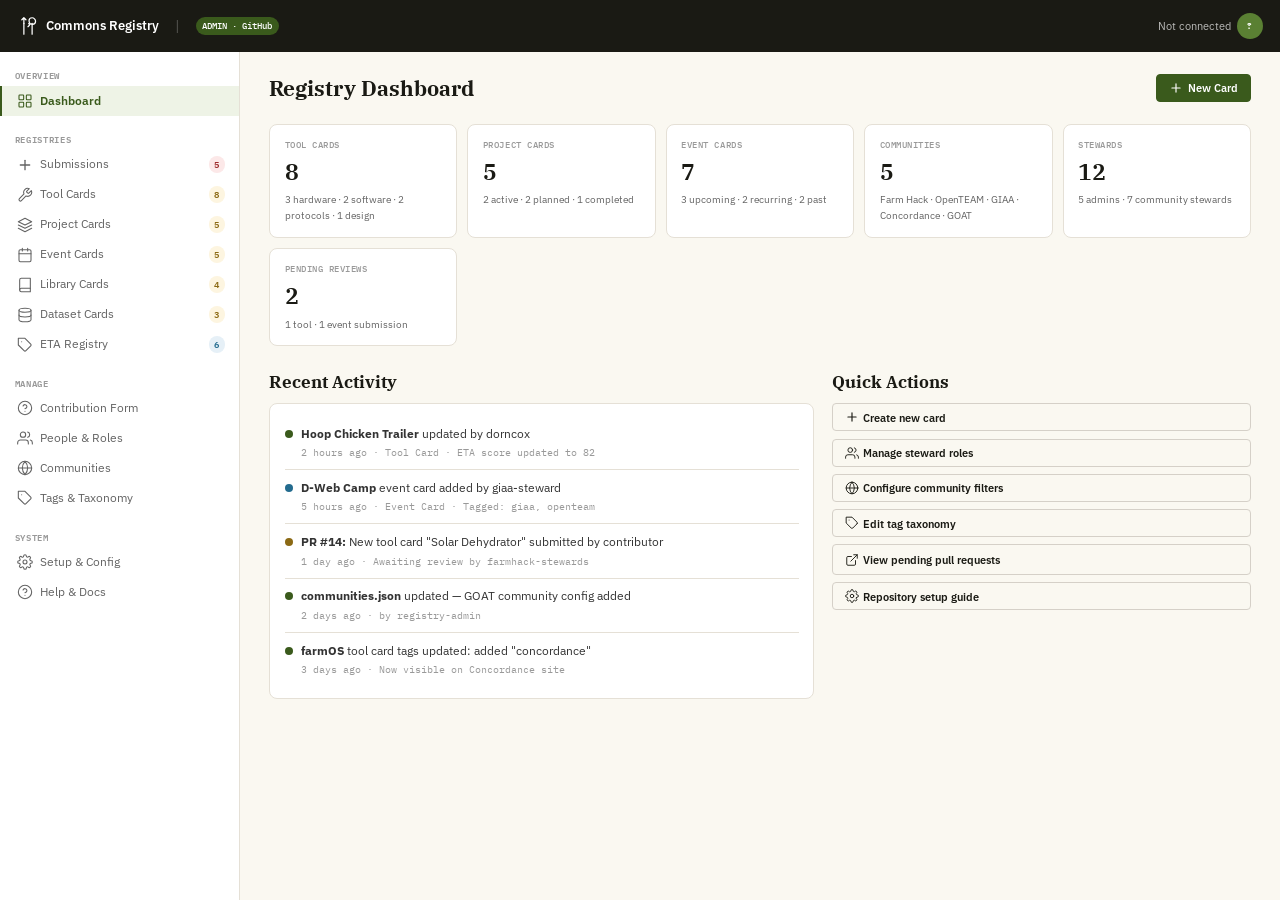
<file: commons-registry-admin-v6.html>
<!DOCTYPE html>
<html lang="en">
<head>
<meta charset="UTF-8">
<meta name="viewport" content="width=device-width, initial-scale=1.0">
<title>Commons Card Registry — Admin Panel</title>
<link href="https://fonts.googleapis.com/css2?family=IBM+Plex+Mono:wght@400;500;600&family=IBM+Plex+Sans:wght@300;400;500;600;700&family=IBM+Plex+Serif:wght@400;600&display=swap" rel="stylesheet">
<style>
:root {
  --ink:#1a1a14; --text:#333; --muted:#636363; --subtle:#999;
  --border:#d5d0c8; --rule:#e5e0d6; --bg:#faf8f1; --surface:#fff;
  --olive:#3a5a1c; --olive-l:#5a8033; --olive-bg:#eef3e6;
  --earth:#8b6914; --earth-bg:#fdf5e0; --sky:#236b8e; --sky-bg:#e6f0f7;
  --rust:#7c4a1e; --red:#9e2b2b; --red-bg:#fce8e8;
  --f-sans:'IBM Plex Sans',sans-serif;
  --f-serif:'IBM Plex Serif',Georgia,serif;
  --f-mono:'IBM Plex Mono',monospace;
  --r:4px; --r-lg:8px; --ease:.2s cubic-bezier(.4,0,.2,1);
}
*,*::before,*::after{box-sizing:border-box;margin:0;padding:0}
html{font-size:14.5px;scroll-behavior:smooth}
body{font-family:var(--f-sans);color:var(--text);background:var(--bg);line-height:1.55;-webkit-font-smoothing:antialiased}
h1,h2,h3,h4{font-family:var(--f-serif);color:var(--ink);line-height:1.25}
a{color:var(--olive);text-decoration:none;transition:color var(--ease)}
a:hover{color:var(--olive-l)}
code,.mono{font-family:var(--f-mono);font-size:.88em}
.sr-only{position:absolute;width:1px;height:1px;overflow:hidden;clip:rect(0,0,0,0)}

/* ─── LAYOUT ─── */
.app{display:grid;grid-template-columns:240px 1fr;grid-template-rows:52px 1fr;min-height:100vh}
.topbar{grid-column:1/-1;background:var(--ink);color:#fff;display:flex;align-items:center;padding:0 1.2rem;gap:.8rem;position:sticky;top:0;z-index:100}
.topbar .brand{display:flex;align-items:center;gap:.45rem;color:#fff;font-weight:600;font-size:.88rem;text-decoration:none}
.topbar .brand svg{width:22px;height:22px}
.topbar .sep{color:rgba(255,255,255,.25);margin:0 .3rem}
.topbar .env{font-family:var(--f-mono);font-size:.65rem;background:var(--olive);padding:.12rem .45rem;border-radius:99px;font-weight:500}
.topbar .user-pill{margin-left:auto;display:flex;align-items:center;gap:.4rem;font-size:.78rem;color:rgba(255,255,255,.7)}
.topbar .user-pill .avatar{width:26px;height:26px;border-radius:50%;background:var(--olive-l);display:flex;align-items:center;justify-content:center;font-size:.65rem;font-weight:700;color:#fff}

.sidebar{background:var(--surface);border-right:1px solid var(--rule);padding:1rem 0;overflow-y:auto}
.sidebar .nav-section{margin-bottom:1rem}
.sidebar .nav-label{font-family:var(--f-mono);font-size:.6rem;text-transform:uppercase;letter-spacing:.08em;color:var(--subtle);padding:.2rem 1rem;font-weight:600}
.sidebar .nav-item{display:flex;align-items:center;gap:.5rem;padding:.4rem 1rem;font-size:.82rem;color:var(--muted);cursor:pointer;transition:all var(--ease);border-left:2px solid transparent}
.sidebar .nav-item:hover{background:var(--olive-bg);color:var(--ink)}
.sidebar .nav-item.active{background:var(--olive-bg);color:var(--olive);border-left-color:var(--olive);font-weight:600}
.sidebar .nav-item svg{width:16px;height:16px;flex-shrink:0}
.sidebar .nav-item .badge{margin-left:auto;font-family:var(--f-mono);font-size:.6rem;background:var(--earth-bg);color:var(--earth);padding:.1rem .35rem;border-radius:99px;font-weight:600}

.main{padding:1.5rem 2rem;overflow-y:auto}

/* ─── PAGE SECTIONS ─── */
.page{display:none}
.page.active{display:block}
.page-head{margin-bottom:1.5rem;display:flex;align-items:center;gap:1rem;flex-wrap:wrap}
.page-head h1{font-size:1.45rem}
.page-head .actions{margin-left:auto;display:flex;gap:.4rem}

/* ─── BUTTONS ─── */
.btn{display:inline-flex;align-items:center;gap:.3rem;padding:.38rem .85rem;font-family:var(--f-sans);font-weight:600;font-size:.78rem;border:1.5px solid transparent;border-radius:var(--r);cursor:pointer;transition:all var(--ease);white-space:nowrap}
.btn-fill{background:var(--ink);color:#fff;border-color:var(--ink)}
.btn-fill:hover{background:#333}
.btn-olive{background:var(--olive);color:#fff;border-color:var(--olive)}
.btn-olive:hover{background:var(--olive-l);border-color:var(--olive-l)}
.btn-ghost{background:transparent;color:var(--ink);border-color:var(--border)}
.btn-ghost:hover{border-color:var(--ink)}
.btn-danger{background:transparent;color:var(--red);border-color:var(--red)}
.btn-danger:hover{background:var(--red-bg)}
.btn svg{width:14px;height:14px}

/* ─── STAT CARDS ─── */
.stat-grid{display:grid;grid-template-columns:repeat(auto-fill,minmax(170px,1fr));gap:.7rem;margin-bottom:1.8rem}
.stat-card{background:var(--surface);border:1px solid var(--rule);border-radius:var(--r-lg);padding:.9rem 1rem}
.stat-card .stat-label{font-family:var(--f-mono);font-size:.6rem;text-transform:uppercase;letter-spacing:.06em;color:var(--subtle);font-weight:500;margin-bottom:.2rem}
.stat-card .stat-val{font-family:var(--f-serif);font-size:1.6rem;color:var(--ink);font-weight:600}
.stat-card .stat-sub{font-size:.72rem;color:var(--muted);margin-top:.1rem}

/* ─── TABLE ─── */
.tbl-wrap{background:var(--surface);border:1px solid var(--rule);border-radius:var(--r-lg);overflow:hidden}
.tbl-head{display:flex;align-items:center;gap:.6rem;padding:.7rem 1rem;border-bottom:1px solid var(--rule);flex-wrap:wrap}
.tbl-search{font-family:var(--f-sans);font-size:.82rem;padding:.3rem .6rem;border:1px solid var(--border);border-radius:var(--r);background:var(--bg);flex:1;max-width:320px;outline:none}
.tbl-search:focus{border-color:var(--olive)}
.chip{font-family:var(--f-mono);font-size:.65rem;font-weight:500;padding:.2rem .5rem;border:1px solid var(--border);border-radius:99px;background:transparent;color:var(--muted);cursor:pointer;transition:all var(--ease)}
.chip:hover{border-color:var(--olive);color:var(--olive)}
.chip.on{background:var(--ink);color:#fff;border-color:var(--ink)}
table{width:100%;border-collapse:collapse}
th{text-align:left;font-family:var(--f-mono);font-size:.65rem;text-transform:uppercase;letter-spacing:.06em;color:var(--subtle);font-weight:600;padding:.5rem 1rem;border-bottom:1px solid var(--rule);background:var(--bg)}
td{padding:.55rem 1rem;border-bottom:1px solid var(--rule);font-size:.84rem;vertical-align:top}
tr:last-child td{border-bottom:none}
tr:hover td{background:rgba(58,90,28,.03)}
.tag{font-family:var(--f-mono);font-size:.6rem;font-weight:500;padding:.1rem .4rem;border-radius:99px;border:1px solid var(--rule);color:var(--muted);display:inline-block;margin:.1rem .15rem .1rem 0}
.tag-olive{border-color:#c7d9b3;background:var(--olive-bg);color:var(--olive)}
.tag-earth{border-color:#e5d5a8;background:var(--earth-bg);color:var(--earth)}
.tag-sky{border-color:#b3d1e5;background:var(--sky-bg);color:var(--sky)}
.status{display:inline-flex;align-items:center;gap:.25rem;font-family:var(--f-mono);font-size:.65rem;font-weight:600;padding:.15rem .4rem;border-radius:99px}
.status-pub{background:var(--olive-bg);color:var(--olive)}
.status-draft{background:var(--earth-bg);color:var(--earth)}
.status-review{background:var(--sky-bg);color:var(--sky)}
.comm-badge{display:inline-flex;padding:.1rem .35rem;border-radius:99px;font-family:var(--f-mono);font-size:.58rem;font-weight:600;background:var(--bg);border:1px solid var(--rule);color:var(--muted);margin:.1rem .1rem}

/* ─── FORMS ─── */
.form-grid{display:grid;grid-template-columns:1fr 1fr;gap:1rem}
.form-group{margin-bottom:1rem}
.form-group.full{grid-column:1/-1}
.form-group label{display:block;font-family:var(--f-mono);font-size:.68rem;text-transform:uppercase;letter-spacing:.05em;color:var(--muted);font-weight:500;margin-bottom:.3rem}
.form-group input,.form-group select,.form-group textarea{width:100%;font-family:var(--f-sans);font-size:.84rem;padding:.45rem .65rem;border:1px solid var(--border);border-radius:var(--r);background:var(--surface);color:var(--ink);outline:none;transition:border-color var(--ease)}
.form-group input:focus,.form-group select:focus,.form-group textarea:focus{border-color:var(--olive)}
.form-group textarea{min-height:80px;resize:vertical;line-height:1.5}
.form-group .help{font-size:.72rem;color:var(--subtle);margin-top:.2rem}
.form-group .multi-check{display:flex;flex-wrap:wrap;gap:.4rem;margin-top:.2rem}
.form-group .multi-check label{display:inline-flex;align-items:center;gap:.25rem;font-size:.78rem;font-weight:400;text-transform:none;letter-spacing:0;color:var(--text);cursor:pointer}
.form-group .multi-check input[type="checkbox"]{width:auto;accent-color:var(--olive)}

/* ─── HELP BOX ─── */
.help-box{background:var(--earth-bg);border:1px solid #e5d5a8;border-radius:var(--r-lg);padding:1rem 1.2rem;margin-bottom:1.2rem;font-size:.84rem;line-height:1.6}
.help-box h4{font-size:.95rem;color:var(--earth);margin-bottom:.3rem}
.help-box code{background:rgba(0,0,0,.06);padding:.12rem .3rem;border-radius:3px;font-size:.8rem}
.help-box ol,.help-box ul{margin:.4rem 0 .4rem 1.1rem}
.help-box li{margin-bottom:.25rem}
.help-box a{color:var(--earth);font-weight:600}

.info-box{background:var(--sky-bg);border:1px solid #b3d1e5;border-radius:var(--r-lg);padding:1rem 1.2rem;margin-bottom:1.2rem;font-size:.84rem;line-height:1.6}
.info-box h4{font-size:.95rem;color:var(--sky);margin-bottom:.3rem}

/* ─── MODAL ─── */
.modal-overlay{display:none;position:fixed;inset:0;background:rgba(0,0,0,.45);z-index:200;align-items:center;justify-content:center}
.modal-overlay.open{display:flex}
.modal{background:var(--surface);border-radius:var(--r-lg);width:90%;max-width:720px;max-height:85vh;overflow-y:auto;box-shadow:0 12px 40px rgba(0,0,0,.2)}
.modal-head{display:flex;align-items:center;padding:1rem 1.2rem;border-bottom:1px solid var(--rule)}
.modal-head h3{flex:1}
.modal-head .close{background:none;border:none;font-size:1.2rem;cursor:pointer;color:var(--muted);padding:.2rem}
.modal-body{padding:1.2rem}
.modal-foot{display:flex;justify-content:flex-end;gap:.4rem;padding:.8rem 1.2rem;border-top:1px solid var(--rule);background:var(--bg)}

/* ─── ACTIVITY LOG ─── */
.activity-item{display:flex;gap:.6rem;padding:.6rem 0;border-bottom:1px solid var(--rule);font-size:.82rem}
.activity-item:last-child{border-bottom:none}
.activity-dot{width:8px;height:8px;border-radius:50%;margin-top:.35rem;flex-shrink:0}
.dot-green{background:var(--olive)}
.dot-amber{background:var(--earth)}
.dot-blue{background:var(--sky)}
.activity-item .time{font-family:var(--f-mono);font-size:.68rem;color:var(--subtle);margin-top:.15rem}

/* ─── RESPONSIVE ─── */
@media(max-width:860px){
  .app{grid-template-columns:1fr}
  .sidebar{display:none}
  .form-grid{grid-template-columns:1fr}
}

/* ─── SUBMISSION CARDS ─── */
.sub-card {
  background: var(--surface);
  border: 1px solid var(--rule);
  border-radius: var(--r-lg);
  margin-bottom: .8rem;
  overflow: hidden;
  transition: border-color .2s;
}
.sub-card[data-status="needs-info"] { border-left: 3px solid var(--rust); }
.sub-card[data-status="new"]         { border-left: 3px solid var(--olive); }
.sub-card-head {
  display: flex;
  align-items: center;
  gap: .6rem;
  padding: .7rem 1rem;
  border-bottom: 1px solid var(--rule);
  background: var(--bg);
  flex-wrap: wrap;
}
.sub-card-body { padding: .8rem 1rem 1rem; }
.sub-json-preview {
  font-family: var(--f-mono);
  font-size: .72rem;
  background: #1a1a14;
  border-radius: var(--r);
  padding: .7rem .9rem;
  line-height: 1.7;
  margin-bottom: .7rem;
  overflow-x: auto;
}
.sub-checks { display: flex; flex-direction: column; gap: .25rem; margin-bottom: .8rem; }
.sub-check { font-size: .79rem; display: flex; align-items: center; gap: .4rem; }
.sub-check.pass  { color: var(--olive); }
.sub-check.warn  { color: var(--earth); }
.sub-check.fail  { color: var(--red); }
.sub-actions { display: flex; gap: .4rem; flex-wrap: wrap; }
.sub-card.hidden { display: none; }

/* ─── ETA EMBED PANEL ─── */
.eta-embed-wrap {
  border: 1px solid var(--rule);
  border-radius: var(--r-lg);
  overflow: hidden;
  margin-top: 1rem;
}
.eta-embed-head {
  background: var(--bg);
  padding: .6rem 1rem;
  border-bottom: 1px solid var(--rule);
  display: flex;
  align-items: center;
  justify-content: space-between;
}
.eta-embed-head h4 { font-size: .9rem; }
.eta-iframe {
  width: 100%;
  height: 700px;
  border: none;
  display: block;
}

</style>
</head>
<body>

<!-- ─── SVG ICONS ─── -->
<svg xmlns="http://www.w3.org/2000/svg" style="display:none">
  <symbol id="i-logo" viewBox="0 0 32 32" fill="none" stroke="currentColor" stroke-width="1.8" stroke-linecap="round" stroke-linejoin="round"><path d="M10 4v8M10 4l-3 3M10 4l3 3"/><path d="M10 12v16"/><path d="M22 4c-2.5 0-4.5 2-4.5 4.5 0 1 .3 1.9.8 2.7l-1.3 1.3 1.5 1.5 1.3-1.3c.8.5 1.7.8 2.7.8 2.5 0 4.5-2 4.5-4.5S24.5 4 22 4z"/><path d="M18 15l-2 2"/><path d="M22 12v16"/></symbol>
  <symbol id="i-dash" viewBox="0 0 24 24" fill="none" stroke="currentColor" stroke-width="1.6" stroke-linecap="round" stroke-linejoin="round"><rect x="3" y="3" width="7" height="7" rx="1"/><rect x="14" y="3" width="7" height="7" rx="1"/><rect x="14" y="14" width="7" height="7" rx="1"/><rect x="3" y="14" width="7" height="7" rx="1"/></symbol>
  <symbol id="i-tool" viewBox="0 0 24 24" fill="none" stroke="currentColor" stroke-width="1.6" stroke-linecap="round" stroke-linejoin="round"><path d="M14.7 6.3a1 1 0 000 1.4l1.6 1.6a1 1 0 001.4 0l3.77-3.77a6 6 0 01-7.94 7.94l-6.91 6.91a2.12 2.12 0 01-3-3l6.91-6.91a6 6 0 017.94-7.94l-3.76 3.76z"/></symbol>
  <symbol id="i-proj" viewBox="0 0 24 24" fill="none" stroke="currentColor" stroke-width="1.6" stroke-linecap="round" stroke-linejoin="round"><polygon points="12,2 2,7 12,12 22,7"/><polyline points="2,17 12,22 22,17"/><polyline points="2,12 12,17 22,12"/></symbol>
  <symbol id="i-cal" viewBox="0 0 24 24" fill="none" stroke="currentColor" stroke-width="1.6" stroke-linecap="round" stroke-linejoin="round"><rect x="3" y="4" width="18" height="18" rx="2"/><path d="M16 2v4M8 2v4M3 10h18"/></symbol>
  <symbol id="i-book" viewBox="0 0 24 24" fill="none" stroke="currentColor" stroke-width="1.6" stroke-linecap="round" stroke-linejoin="round"><path d="M4 19.5A2.5 2.5 0 016.5 17H20"/><path d="M6.5 2H20v20H6.5A2.5 2.5 0 014 19.5v-15A2.5 2.5 0 016.5 2z"/></symbol>
  <symbol id="i-data" viewBox="0 0 24 24" fill="none" stroke="currentColor" stroke-width="1.6" stroke-linecap="round" stroke-linejoin="round"><ellipse cx="12" cy="5" rx="9" ry="3"/><path d="M21 12c0 1.66-4 3-9 3s-9-1.34-9-3"/><path d="M3 5v14c0 1.66 4 3 9 3s9-1.34 9-3V5"/></symbol>
  <symbol id="i-users" viewBox="0 0 24 24" fill="none" stroke="currentColor" stroke-width="1.6" stroke-linecap="round" stroke-linejoin="round"><path d="M17 21v-2a4 4 0 00-4-4H5a4 4 0 00-4 4v2"/><circle cx="9" cy="7" r="4"/><path d="M23 21v-2a4 4 0 00-3-3.87"/><path d="M16 3.13a4 4 0 010 7.75"/></symbol>
  <symbol id="i-globe" viewBox="0 0 24 24" fill="none" stroke="currentColor" stroke-width="1.6" stroke-linecap="round" stroke-linejoin="round"><circle cx="12" cy="12" r="10"/><path d="M2 12h20"/><path d="M12 2a15.3 15.3 0 014 10 15.3 15.3 0 01-4 10 15.3 15.3 0 01-4-10 15.3 15.3 0 014-10z"/></symbol>
  <symbol id="i-gear" viewBox="0 0 24 24" fill="none" stroke="currentColor" stroke-width="1.6" stroke-linecap="round" stroke-linejoin="round"><circle cx="12" cy="12" r="3"/><path d="M19.4 15a1.65 1.65 0 00.33 1.82l.06.06a2 2 0 01-2.83 2.83l-.06-.06a1.65 1.65 0 00-1.82-.33 1.65 1.65 0 00-1 1.51V21a2 2 0 01-4 0v-.09A1.65 1.65 0 009 19.4a1.65 1.65 0 00-1.82.33l-.06.06a2 2 0 01-2.83-2.83l.06-.06A1.65 1.65 0 004.68 15a1.65 1.65 0 00-1.51-1H3a2 2 0 010-4h.09A1.65 1.65 0 004.6 9a1.65 1.65 0 00-.33-1.82l-.06-.06a2 2 0 012.83-2.83l.06.06A1.65 1.65 0 009 4.68a1.65 1.65 0 001-1.51V3a2 2 0 014 0v.09a1.65 1.65 0 001 1.51 1.65 1.65 0 001.82-.33l.06-.06a2 2 0 012.83 2.83l-.06.06A1.65 1.65 0 0019.4 9a1.65 1.65 0 001.51 1H21a2 2 0 010 4h-.09a1.65 1.65 0 00-1.51 1z"/></symbol>
  <symbol id="i-help" viewBox="0 0 24 24" fill="none" stroke="currentColor" stroke-width="1.6" stroke-linecap="round" stroke-linejoin="round"><circle cx="12" cy="12" r="10"/><path d="M9.09 9a3 3 0 015.83 1c0 2-3 3-3 3"/><line x1="12" y1="17" x2="12.01" y2="17"/></symbol>
  <symbol id="i-plus" viewBox="0 0 24 24" fill="none" stroke="currentColor" stroke-width="2" stroke-linecap="round"><line x1="12" y1="5" x2="12" y2="19"/><line x1="5" y1="12" x2="19" y2="12"/></symbol>
  <symbol id="i-edit" viewBox="0 0 24 24" fill="none" stroke="currentColor" stroke-width="1.6" stroke-linecap="round" stroke-linejoin="round"><path d="M11 4H4a2 2 0 00-2 2v14a2 2 0 002 2h14a2 2 0 002-2v-7"/><path d="M18.5 2.5a2.121 2.121 0 013 3L12 15l-4 1 1-4 9.5-9.5z"/></symbol>
  <symbol id="i-ext" viewBox="0 0 24 24" fill="none" stroke="currentColor" stroke-width="1.6" stroke-linecap="round" stroke-linejoin="round"><path d="M18 13v6a2 2 0 01-2 2H5a2 2 0 01-2-2V8a2 2 0 012-2h6"/><polyline points="15,3 21,3 21,9"/><line x1="10" y1="14" x2="21" y2="3"/></symbol>
  <symbol id="i-tag" viewBox="0 0 24 24" fill="none" stroke="currentColor" stroke-width="1.6" stroke-linecap="round" stroke-linejoin="round"><path d="M20.59 13.41l-7.17 7.17a2 2 0 01-2.83 0L2 12V2h10l8.59 8.59a2 2 0 010 2.82z"/><line x1="7" y1="7" x2="7.01" y2="7"/></symbol>
</svg>

<!-- ─── APP SHELL ─── -->
<div class="app">

  <!-- TOPBAR -->
  <div class="topbar">
    <a class="brand" href="#"><svg><use href="#i-logo"/></svg> Commons Registry</a>
    <span class="sep">|</span>
    <span class="env">ADMIN</span>
    <div class="user-pill">
      <span id="user-name">Not connected</span>
      <div class="avatar" id="user-avatar">?</div>
    </div>
  </div>

  <!-- SIDEBAR -->
  <div class="sidebar">
    <div class="nav-section">
      <div class="nav-label">Overview</div>
      <div class="nav-item active" onclick="showPage('dashboard')"><svg><use href="#i-dash"/></svg> Dashboard</div>
    </div>
    <div class="nav-section">
      <div class="nav-label">Registries</div>
      <div class="nav-item" onclick="showPage('submissions')"><svg><use href="#i-plus"/></svg> Submissions <span class="badge" id="n-submissions" style="background:var(--red-bg);color:var(--red);">5</span></div>
      <div class="nav-item" onclick="showPage('tools')"><svg><use href="#i-tool"/></svg> Tool Cards <span class="badge" id="n-tools">8</span></div>
      <div class="nav-item" onclick="showPage('projects')"><svg><use href="#i-proj"/></svg> Project Cards <span class="badge" id="n-proj">5</span></div>
      <div class="nav-item" onclick="showPage('events')"><svg><use href="#i-cal"/></svg> Event Cards <span class="badge" id="n-ev">5</span></div>
      <div class="nav-item" onclick="showPage('library')"><svg><use href="#i-book"/></svg> Library Cards <span class="badge" id="n-lib">4</span></div>
      <div class="nav-item" onclick="showPage('datasets')"><svg><use href="#i-data"/></svg> Dataset Cards <span class="badge" id="n-ds">3</span></div>
      <div class="nav-item" onclick="showPage('eta-registry')"><svg><use href="#i-tag"/></svg> ETA Registry <span class="badge" id="n-eta" style="background:var(--sky-bg);color:var(--sky);">6</span></div>
    </div>
    <div class="nav-section">
      <div class="nav-label">Manage</div>
      <div class="nav-item" onclick="showPage('contribute-setup')"><svg><use href="#i-help"/></svg> Contribution Form</div>
      <div class="nav-item" onclick="showPage('people')"><svg><use href="#i-users"/></svg> People &amp; Roles</div>
      <div class="nav-item" onclick="showPage('communities')"><svg><use href="#i-globe"/></svg> Communities</div>
      <div class="nav-item" onclick="showPage('tags')"><svg><use href="#i-tag"/></svg> Tags &amp; Taxonomy</div>
    </div>
    <div class="nav-section">
      <div class="nav-label">System</div>
      <div class="nav-item" onclick="showPage('setup')"><svg><use href="#i-gear"/></svg> Setup &amp; Config</div>
      <div class="nav-item" onclick="showPage('help')"><svg><use href="#i-help"/></svg> Help &amp; Docs</div>
    </div>
  </div>

  <!-- MAIN CONTENT AREA -->
  <div class="main">

    <!-- ════ DASHBOARD ════ -->
    <div class="page active" id="p-dashboard">
      <div class="page-head">
        <h1>Registry Dashboard</h1>
        <div class="actions">
          <button class="btn btn-olive" onclick="openNewCard()"><svg><use href="#i-plus"/></svg> New Card</button>
        </div>
      </div>

      <div class="stat-grid">
        <div class="stat-card"><div class="stat-label">Tool Cards</div><div class="stat-val">8</div><div class="stat-sub">3 hardware · 2 software · 2 protocols · 1 design</div></div>
        <div class="stat-card"><div class="stat-label">Project Cards</div><div class="stat-val">5</div><div class="stat-sub">2 active · 2 planned · 1 completed</div></div>
        <div class="stat-card"><div class="stat-label">Event Cards</div><div class="stat-val">7</div><div class="stat-sub">3 upcoming · 2 recurring · 2 past</div></div>
        <div class="stat-card"><div class="stat-label">Communities</div><div class="stat-val">5</div><div class="stat-sub">Farm Hack · OpenTEAM · GIAA · Concordance · GOAT</div></div>
        <div class="stat-card"><div class="stat-label">Stewards</div><div class="stat-val">12</div><div class="stat-sub">5 admins · 7 community stewards</div></div>
        <div class="stat-card"><div class="stat-label">Pending Reviews</div><div class="stat-val">2</div><div class="stat-sub">1 tool · 1 event submission</div></div>
      </div>

      <div style="display:grid;grid-template-columns:1.3fr 1fr;gap:1.2rem;">
        <div>
          <h3 style="margin-bottom:.7rem;">Recent Activity</h3>
          <div style="background:var(--surface);border:1px solid var(--rule);border-radius:var(--r-lg);padding:.8rem 1rem;">
            <div class="activity-item"><div class="activity-dot dot-green"></div><div><strong>Hoop Chicken Trailer</strong> updated by dorncox<div class="time">2 hours ago · Tool Card · ETA score updated to 82</div></div></div>
            <div class="activity-item"><div class="activity-dot dot-blue"></div><div><strong>D-Web Camp</strong> event card added by giaa-steward<div class="time">5 hours ago · Event Card · Tagged: giaa, openteam</div></div></div>
            <div class="activity-item"><div class="activity-dot dot-amber"></div><div><strong>PR #14:</strong> New tool card "Solar Dehydrator" submitted by contributor<div class="time">1 day ago · Awaiting review by farmhack-stewards</div></div></div>
            <div class="activity-item"><div class="activity-dot dot-green"></div><div><strong>communities.json</strong> updated — GOAT community config added<div class="time">2 days ago · by registry-admin</div></div></div>
            <div class="activity-item"><div class="activity-dot dot-green"></div><div><strong>farmOS</strong> tool card tags updated: added "concordance"<div class="time">3 days ago · Now visible on Concordance site</div></div></div>
          </div>
        </div>
        <div>
          <h3 style="margin-bottom:.7rem;">Quick Actions</h3>
          <div style="display:flex;flex-direction:column;gap:.5rem;">
            <button class="btn btn-ghost" style="justify-content:flex-start;" onclick="openNewCard()"><svg><use href="#i-plus"/></svg> Create new card</button>
            <button class="btn btn-ghost" style="justify-content:flex-start;" onclick="showPage('people')"><svg><use href="#i-users"/></svg> Manage steward roles</button>
            <button class="btn btn-ghost" style="justify-content:flex-start;" onclick="showPage('communities')"><svg><use href="#i-globe"/></svg> Configure community filters</button>
            <button class="btn btn-ghost" style="justify-content:flex-start;" onclick="showPage('tags')"><svg><use href="#i-tag"/></svg> Edit tag taxonomy</button>
            <a class="btn btn-ghost" style="justify-content:flex-start;" href="https://github.com" target="_blank"><svg><use href="#i-ext"/></svg> View pending pull requests</a>
            <button class="btn btn-ghost" style="justify-content:flex-start;" onclick="showPage('setup')"><svg><use href="#i-gear"/></svg> Repository setup guide</button>
          </div>
        </div>
      </div>
    </div>

    <!-- ════ TOOLS REGISTRY ════ -->
    <div class="page" id="p-tools">
      <div class="page-head">
        <h1>Tool Cards</h1>
        <div class="actions">
          <button class="btn btn-olive" onclick="openNewCard('tool')"><svg><use href="#i-plus"/></svg> New Tool</button>
        </div>
      </div>
      <div class="tbl-wrap">
        <div class="tbl-head">
          <input class="tbl-search" placeholder="Search tools..." oninput="filterTable(this,'tools-tbl')">
          <button class="chip on" onclick="filterType(this,'all','tools-tbl')">All</button>
          <button class="chip" onclick="filterType(this,'hardware','tools-tbl')">Hardware</button>
          <button class="chip" onclick="filterType(this,'software','tools-tbl')">Software</button>
          <button class="chip" onclick="filterType(this,'protocol','tools-tbl')">Protocol</button>
          <button class="chip" onclick="filterType(this,'design','tools-tbl')">Design</button>
        </div>
        <table id="tools-tbl">
          <thead><tr><th>Tool</th><th>Type</th><th>Communities</th><th>Tags</th><th>Status</th><th>ETA</th><th></th></tr></thead>
          <tbody>
            <tr data-type="hardware"><td><strong>Hoop Chicken Trailer</strong><br><span style="color:var(--muted);font-size:.78rem;">Pastured Poultry Egg Mobile</span></td><td><span class="tag tag-olive">hardware</span></td><td><span class="comm-badge">FH</span><span class="comm-badge">GIAA</span><span class="comm-badge">OT</span></td><td><span class="tag">open-hardware</span><span class="tag">repairable</span></td><td><span class="status status-pub">Published</span></td><td>82</td><td><button class="btn btn-ghost" onclick="openEditor('tool','hoop-chicken-trailer')"><svg><use href="#i-edit"/></svg></button></td></tr>
            <tr data-type="hardware"><td><strong>Walk-In Cooler</strong><br><span style="color:var(--muted);font-size:.78rem;">Post-Harvest Cold Storage</span></td><td><span class="tag tag-olive">hardware</span></td><td><span class="comm-badge">FH</span></td><td><span class="tag">open-hardware</span><span class="tag">post-harvest</span></td><td><span class="status status-pub">Published</span></td><td>71</td><td><button class="btn btn-ghost" onclick="openEditor('tool','walk-in-cooler')"><svg><use href="#i-edit"/></svg></button></td></tr>
            <tr data-type="hardware"><td><strong>Reemay Robot</strong><br><span style="color:var(--muted);font-size:.78rem;">Arduino Row Cover Automation</span></td><td><span class="tag tag-olive">hardware</span></td><td><span class="comm-badge">FH</span></td><td><span class="tag">arduino</span><span class="tag">prototype</span></td><td><span class="status status-draft">Draft</span></td><td>—</td><td><button class="btn btn-ghost" onclick="openEditor('tool','reemay-robot')"><svg><use href="#i-edit"/></svg></button></td></tr>
            <tr data-type="software"><td><strong>farmOS</strong><br><span style="color:var(--muted);font-size:.78rem;">Farm Management Platform</span></td><td><span class="tag tag-sky">software</span></td><td><span class="comm-badge">FH</span><span class="comm-badge">OT</span><span class="comm-badge">AKC</span></td><td><span class="tag">open-source</span><span class="tag">data-sovereignty</span></td><td><span class="status status-pub">Published</span></td><td>90</td><td><button class="btn btn-ghost" onclick="openEditor('tool','farmos')"><svg><use href="#i-edit"/></svg></button></td></tr>
            <tr data-type="protocol"><td><strong>Talk to Your Tools</strong><br><span style="color:var(--muted);font-size:.78rem;">Technological Terroir Documentation</span></td><td><span class="tag tag-earth">protocol</span></td><td><span class="comm-badge">AKC</span><span class="comm-badge">FH</span></td><td><span class="tag">concordance</span><span class="tag">documentation</span></td><td><span class="status status-pub">Published</span></td><td>—</td><td><button class="btn btn-ghost" onclick="openEditor('tool','talk-tools')"><svg><use href="#i-edit"/></svg></button></td></tr>
            <tr data-type="design"><td><strong>Ethical Technology Assessment</strong><br><span style="color:var(--muted);font-size:.78rem;">Participatory Evaluation Framework</span></td><td><span class="tag" style="border-color:#d4a8a8;background:#fdf0f0;color:var(--rust);">design</span></td><td><span class="comm-badge">GIAA</span><span class="comm-badge">FH</span><span class="comm-badge">OT</span></td><td><span class="tag">ethics</span><span class="tag">framework</span></td><td><span class="status status-pub">Published</span></td><td>—</td><td><button class="btn btn-ghost" onclick="openEditor('tool','eta')"><svg><use href="#i-edit"/></svg></button></td></tr>
          </tbody>
        </table>
      </div>
    </div>

    <!-- ════ SETUP & CONFIG ════ -->
    <div class="page" id="p-setup">
      <div class="page-head"><h1>Setup &amp; Configuration</h1></div>

      <div style="background:var(--surface);border:1px solid var(--rule);border-radius:var(--r-lg);padding:1.2rem;margin-bottom:1.2rem;">
        <h3 style="margin-bottom:.8rem;">Connect to Repository</h3>
        <div class="form-grid">
          <div class="form-group">
            <label>Git Platform</label>
            <select id="cfg-platform" onchange="onPlatformChange()">
              <option value="github">GitHub (github.com)</option>
              <option value="gitlab">GitLab (gitlab.com or self-hosted)</option>
              <option value="gitea">Gitea / Forgejo / Codeberg</option>
            </select>
            <div class="help">All platforms use the same card data model. Only the API layer changes.</div>
          </div>
          <div class="form-group" id="cfg-instance-wrap" style="display:none;">
            <label>Instance URL</label>
            <input type="url" id="cfg-instance" placeholder="https://gitlab.example.com">
            <div class="help">Required for self-hosted GitLab, Gitea, Forgejo, or Codeberg.</div>
          </div>
          <div class="form-group">
            <label id="cfg-token-label">Personal Access Token</label>
            <input type="password" id="cfg-token" placeholder="ghp_xxxxxxxxxxxxxxxxxxxx">
            <div class="help" id="cfg-token-help">Stored in browser session only. Cleared when you close this tab.</div>
          </div>
          <div class="form-group">
            <label>Repository</label>
            <input type="text" id="cfg-repo" value="dornawcox/commons-registry" placeholder="owner/repo">
            <div class="help" id="cfg-repo-help">Format: <code>owner/repo-name</code></div>
          </div>
          <div class="form-group"><label>Branch</label><input type="text" id="cfg-branch" value="main"></div>
          <div class="form-group">
            <label>Pages Base URL</label>
            <input type="url" id="cfg-pages-url" placeholder="https://dornawcox.github.io/commons-registry">
            <div class="help">Public URL where JSON is served. Community sites fetch from here.</div>
          </div>
        </div>
        <div style="display:flex;gap:.5rem;margin-top:.6rem;">
          <button class="btn btn-olive" onclick="testConnection()">Test Connection</button>
          <button class="btn btn-ghost" onclick="saveConfig()">Save Config</button>
        </div>
        <div id="conn-result" style="margin-top:.6rem;font-size:.82rem;"></div>
      </div>

      <div class="help-box"><h4 id="guide-token-title">&#128273; Token Setup</h4><div id="guide-token-body"></div></div>
      <div class="help-box"><h4>&#128274; Branch Protection</h4><div id="guide-protection-body"></div></div>
      <div class="help-box"><h4>&#128101; Steward Teams</h4><div id="guide-teams-body"></div></div>

      <div class="help-box">
        <h4>&#128196; Code Ownership (All Platforms)</h4>
        <p>All three platforms support a <code>CODEOWNERS</code> file defining required reviewers per data file. Place in <code>.github/</code> (GitHub), or repo root (GitLab/Gitea).</p>
        <pre style="background:rgba(0,0,0,.06);padding:.6rem;border-radius:var(--r);font-size:.72rem;overflow-x:auto;margin:.4rem 0;"><code># CODEOWNERS
data/tools.json          @org/farmhack-stewards @org/openteam-stewards
data/projects.json       @org/openteam-stewards @org/giaa-stewards
data/events.json         @org/farmhack-stewards @org/giaa-stewards @org/openteam-stewards
data/library.json        @org/concordance-stewards @org/openteam-stewards
data/datasets.json       @org/concordance-stewards @org/openteam-stewards
data/people.json         @org/registry-admins
schemas/*                @org/registry-admins</code></pre>
        <p style="font-size:.8rem;color:var(--muted);">GitLab: CODEOWNERS enforcement needs Premium; use Protected Branches on Free. Gitea: 1.21+ supports CODEOWNERS.</p>
      </div>

      <div class="help-box">
        <h4>&#9989; Validation CI</h4>
        <div class="filter-rail" style="margin:.5rem 0;"><button class="chip on" onclick="showCI(this,'github')">GitHub Actions</button><button class="chip" onclick="showCI(this,'gitlab')">GitLab CI</button><button class="chip" onclick="showCI(this,'gitea')">Gitea Actions</button></div>
        <pre id="ci-github" style="background:rgba(0,0,0,.06);padding:.5rem;border-radius:var(--r);font-size:.7rem;overflow-x:auto;"><code># .github/workflows/validate.yml
name: Validate Registry
on: [push, pull_request]
jobs:
  validate:
    runs-on: ubuntu-latest
    steps:
      - uses: actions/checkout@v4
      - run: for f in data/*.json; do python -m json.tool "$f" > /dev/null; done
      - run: python3 scripts/validate_cards.py</code></pre>
        <pre id="ci-gitlab" style="background:rgba(0,0,0,.06);padding:.5rem;border-radius:var(--r);font-size:.7rem;overflow-x:auto;display:none;"><code># .gitlab-ci.yml
validate:
  image: python:3.11-slim
  script:
    - for f in data/*.json; do python -m json.tool "$f" > /dev/null; done
    - python3 scripts/validate_cards.py
  rules:
    - if: $CI_PIPELINE_SOURCE == "merge_request_event"
    - if: $CI_COMMIT_BRANCH == "main"
pages:
  stage: deploy
  script: [mkdir -p public, cp -r data/ admin/ schemas/ public/]
  artifacts: { paths: [public] }
  rules: [{ if: "$CI_COMMIT_BRANCH == 'main'" }]</code></pre>
        <pre id="ci-gitea" style="background:rgba(0,0,0,.06);padding:.5rem;border-radius:var(--r);font-size:.7rem;overflow-x:auto;display:none;"><code># .gitea/workflows/validate.yml
# Gitea Actions uses identical YAML syntax to GitHub Actions (since 1.19+)
name: Validate Registry
on: [push, pull_request]
jobs:
  validate:
    runs-on: ubuntu-latest
    steps:
      - uses: actions/checkout@v4
      - run: for f in data/*.json; do python -m json.tool "$f" > /dev/null; done
      - run: python3 scripts/validate_cards.py</code></pre>
      </div>

      <div class="info-box"><h4>&#128279; Pages Hosting</h4><div id="guide-pages-body"></div></div>

      <div class="info-box">
        <h4>&#127760; Community Site Integration (Platform-Agnostic)</h4>
        <p>This snippet works identically on any platform. Sites only need the Pages base URL:</p>
        <pre style="background:rgba(0,0,0,.06);padding:.5rem;border-radius:var(--r);font-size:.72rem;overflow-x:auto;margin:.4rem 0;"><code>const REGISTRY = 'https://YOUR-PAGES-URL/data'; // set per deployment
const MY_COMMUNITY = 'farmhack';                 // set per site
async function loadCards(type) {
  const r = await fetch(`${REGISTRY}/${type}.json`);
  return (await r.json()).filter(c =&gt; c.communities.includes(MY_COMMUNITY));
}</code></pre>
      </div>

      <div style="background:var(--surface);border:1px solid var(--rule);border-radius:var(--r-lg);padding:1rem;overflow-x:auto;">
        <h3 style="margin-bottom:.5rem;">Platform Comparison</h3>
        <table style="font-size:.78rem;"><thead><tr><th>Feature</th><th>GitHub</th><th>GitLab</th><th>Gitea / Forgejo</th></tr></thead><tbody>
        <tr><td>Pages hosting</td><td>Built-in, free</td><td>Via CI pipeline, free</td><td>Built-in (1.17+) or reverse proxy</td></tr>
        <tr><td>API style</td><td>REST Contents API</td><td>REST Files API (v4)</td><td>GitHub-compatible REST API</td></tr>
        <tr><td>OAuth (no server)</td><td>Needs proxy for token exchange</td><td>PKCE flow &mdash; no proxy needed</td><td>Varies by version</td></tr>
        <tr><td>CODEOWNERS</td><td>Free &#10003;</td><td>Premium only</td><td>1.21+ &#10003;</td></tr>
        <tr><td>Branch protection</td><td>Free (limited)</td><td>Free, more granular</td><td>Free, granular</td></tr>
        <tr><td>Self-hostable</td><td>No</td><td>Yes (CE edition)</td><td>Yes (very lightweight)</td></tr>
        <tr><td>Data sovereignty</td><td>US-hosted</td><td>Self-host or EU</td><td>Full control &mdash; ideal for Pillar 2</td></tr>
        </tbody></table>
      </div>
    </div>

    <!-- ════ PEOPLE & ROLES ════ -->
    <div class="page" id="p-people">
      <div class="page-head"><h1>People &amp; Roles</h1><div class="actions"><button class="btn btn-olive" onclick="openNewCard('person')"><svg><use href="#i-plus"/></svg> Add Person</button></div></div>
      <div class="info-box"><h4>How roles work</h4><p>Roles in <code>people.json</code> define who can do what in the admin panel. GitHub Teams enforce the same roles at the repository level via CODEOWNERS. Each person's Hylo profile provides their rich community identity.</p></div>
      <div class="tbl-wrap">
        <table>
          <thead><tr><th>Person</th><th>GitHub</th><th>Roles</th><th>Communities</th><th>Hylo Profile</th><th></th></tr></thead>
          <tbody>
            <tr><td><strong>Dorn Cox</strong><br><span style="color:var(--muted);font-size:.78rem;">Wolfe's Neck / Farm Hack</span></td><td><code>dorncox</code></td><td><span class="status status-pub">Admin</span> <span class="status status-pub">Steward</span></td><td><span class="comm-badge">FH</span><span class="comm-badge">OT</span><span class="comm-badge">GIAA</span></td><td><a href="https://www.hylo.com/members/dorncox" target="_blank">View →</a></td><td><button class="btn btn-ghost"><svg><use href="#i-edit"/></svg></button></td></tr>
            <tr><td><strong>Kristen Loria</strong><br><span style="color:var(--muted);font-size:.78rem;">Farm Hack Community</span></td><td><code>kristen-loria</code></td><td><span class="status status-pub">Steward</span></td><td><span class="comm-badge">FH</span></td><td><a href="#" target="_blank">View →</a></td><td><button class="btn btn-ghost"><svg><use href="#i-edit"/></svg></button></td></tr>
            <tr><td><strong>GIAA Secretariat</strong><br><span style="color:var(--muted);font-size:.78rem;">Grassroots Innovations Assembly</span></td><td><code>giaa-admin</code></td><td><span class="status status-pub">Steward</span> <span class="status status-review">Reviewer</span></td><td><span class="comm-badge">GIAA</span></td><td><a href="#" target="_blank">View →</a></td><td><button class="btn btn-ghost"><svg><use href="#i-edit"/></svg></button></td></tr>
          </tbody>
        </table>
      </div>
    </div>

    <!-- ════ COMMUNITIES ════ -->
    <div class="page" id="p-communities">
      <div class="page-head"><h1>Communities</h1><div class="actions"><button class="btn btn-olive"><svg><use href="#i-plus"/></svg> Add Community</button></div></div>
      <div class="info-box"><h4>How communities work</h4><p>Each community defines a filter configuration. When a community site loads cards from the registry, it filters by its community ID. Adding a community ID tag to a card makes it appear on that community's site. Stewards curate which cards belong to their community.</p></div>
      <div class="tbl-wrap">
        <table>
          <thead><tr><th>Community</th><th>ID</th><th>Card Types</th><th>Stewards</th><th>Hylo Group</th><th>Hub URL</th></tr></thead>
          <tbody>
            <tr><td><strong>Farm Hack</strong></td><td><code>farmhack</code></td><td>tool, event, library, project</td><td>dorncox, kristen-loria</td><td><a href="https://www.hylo.com/groups/farmhack" target="_blank">Hylo →</a></td><td><a href="#" target="_blank">Site →</a></td></tr>
            <tr><td><strong>OpenTEAM</strong></td><td><code>openteam</code></td><td>tool, project, dataset, event, library</td><td>dorncox, openteam-admin</td><td><a href="https://www.hylo.com/groups/openteam" target="_blank">Hylo →</a></td><td><a href="https://dornawcox.github.io/Test-37/" target="_blank">Site →</a></td></tr>
            <tr><td><strong>GIAA</strong></td><td><code>giaa</code></td><td>project, event, tool, library</td><td>giaa-admin</td><td><a href="#" target="_blank">Hylo →</a></td><td><a href="https://www.gia-agroecology.org/" target="_blank">Site →</a></td></tr>
            <tr><td><strong>Concordance</strong></td><td><code>concordance</code></td><td>tool, library, dataset</td><td>concordance-steward</td><td><a href="#" target="_blank">Hylo →</a></td><td><a href="https://agricultural-knowledge-concordance.github.io/Ag-Knowledge-Concordance/" target="_blank">Site →</a></td></tr>
            <tr><td><strong>GOAT</strong></td><td><code>goat</code></td><td>tool, event, project</td><td>goat-admin</td><td>—</td><td><a href="https://forum.goatech.org" target="_blank">Forum →</a></td></tr>
          </tbody>
        </table>
      </div>
    </div>

    <!-- ════ HELP & DOCS ════ -->
    <div class="page" id="p-help">
      <div class="page-head"><h1>Help &amp; Documentation</h1></div>

      <div class="help-box">
        <h4>How the Registry Works</h4>
        <p>The Commons Card Registry is a single GitHub repository containing JSON data files. Each file holds an array of cards (tools, projects, events, etc.). Community websites fetch these files and filter by their community tags to display relevant content.</p>
        <p><strong>No one needs to know Git.</strong> The admin panel reads and writes JSON through the GitHub API. Changes appear on all community sites within ~1 minute (the time it takes GitHub Pages to rebuild).</p>
      </div>

      <div class="help-box">
        <h4>Creating a New Card</h4>
        <ol>
          <li>Click <strong>"New Card"</strong> and select the card type</li>
          <li>Fill in the required fields (title, description, tags, communities)</li>
          <li>Click <strong>"Save"</strong> — if you're a steward, it commits directly; if you're a contributor, it creates a pull request for review</li>
          <li>The card appears on all community sites that match its community tags</li>
        </ol>
      </div>

      <div class="help-box">
        <h4>Making a Card Appear on Multiple Sites</h4>
        <p>Add community IDs to the card's <code>communities</code> array. For example, a tool tagged <code>["farmhack", "giaa", "openteam"]</code> will appear on all three sites. Only stewards of a community can add/remove that community's tag.</p>
      </div>

      <div class="help-box">
        <h4>The "Browse All Communities" Toggle</h4>
        <p>Every community site includes a toggle that lets visitors see cards from all communities, not just their own. This promotes cross-pollination while keeping the default view curated and focused.</p>
      </div>

      <div class="info-box">
        <h4>API Reference: GitHub Contents API</h4>
        <p>The admin panel uses these GitHub API endpoints:</p>
        <p><strong>Read:</strong> <code>GET /repos/{owner}/{repo}/contents/data/{file}.json</code></p>
        <p><strong>Write:</strong> <code>PUT /repos/{owner}/{repo}/contents/data/{file}.json</code> (include <code>sha</code> from read, <code>content</code> as base64, <code>message</code> as commit message)</p>
        <p><strong>Create PR:</strong> <code>POST /repos/{owner}/{repo}/pulls</code> (first create a branch with <code>POST /repos/{owner}/{repo}/git/refs</code>)</p>
        <p><strong>Auth:</strong> Include header <code>Authorization: Bearer {token}</code> on all requests.</p>
      </div>
    </div>

    <!-- Placeholder pages for other sections -->
    <div class="page" id="p-projects"><div class="page-head"><h1>Project Cards</h1><div class="actions"><button class="btn btn-olive" onclick="openNewCard('project')"><svg><use href="#i-plus"/></svg> New Project</button></div></div><div class="tbl-wrap">
        <div class="tbl-head">
          <input class="tbl-search" placeholder="Search projects..." oninput="filterTable(this,'projects-tbl')">
          <button class="chip on" onclick="filterType(this,'all','projects-tbl')">All</button>
          <button class="chip" onclick="filterType(this,'active','projects-tbl')">Active</button>
          <button class="chip" onclick="filterType(this,'collabathon','projects-tbl')">Collabathon</button>
          <button class="chip" onclick="filterType(this,'seeking','projects-tbl')">Seeking collaborators</button>
        </div>
        <table id="projects-tbl">
          <thead><tr><th>Project</th><th>Phase</th><th>Communities</th><th>Category</th><th>Status</th><th>ETA</th><th></th></tr></thead>
          <tbody>
            <tr data-type="active"><td><strong>FAIR Tech Registry</strong><br><span style="color:var(--muted);font-size:.78rem;">Collabathon · Documentation</span></td><td><span class="tag tag-olive">active</span></td><td><span class="comm-badge">OT</span></td><td><span class="tag">data-trust</span><span class="tag">registry</span></td><td><span class="status status-pub">Published</span></td><td>88</td><td><button class="btn btn-ghost" onclick="openEditor('project','fair-tech-registry')"><svg><use href="#i-edit"/></svg></button></td></tr>
            <tr data-type="active"><td><strong>Ag Data Wallet</strong><br><span style="color:var(--muted);font-size:.78rem;">Producer Data Sovereignty</span></td><td><span class="tag tag-olive">active</span></td><td><span class="comm-badge">OT</span><span class="comm-badge">FH</span></td><td><span class="tag">sovereignty</span><span class="tag">identity</span></td><td><span class="status status-pub">Published</span></td><td>79</td><td><button class="btn btn-ghost" onclick="openEditor('project','ag-data-wallet')"><svg><use href="#i-edit"/></svg></button></td></tr>
            <tr data-type="collabathon"><td><strong>NE Grazing &amp; Soil Carbon Network</strong><br><span style="color:var(--muted);font-size:.78rem;">Collabathon · Field Research</span></td><td><span class="tag tag-earth">collabathon</span></td><td><span class="comm-badge">OT</span><span class="comm-badge">GOAT</span></td><td><span class="tag">regen-econ</span><span class="tag">soil-carbon</span></td><td><span class="status status-review">In review</span></td><td>72</td><td><button class="btn btn-ghost" onclick="openEditor('project','ne-grazing-soil-carbon')"><svg><use href="#i-edit"/></svg></button></td></tr>
            <tr data-type="active"><td><strong>PODS 2.0</strong><br><span style="color:var(--muted);font-size:.78rem;">Producer Operational Data System</span></td><td><span class="tag tag-olive">active</span></td><td><span class="comm-badge">OT</span><span class="comm-badge">USDA</span></td><td><span class="tag">data-trust</span><span class="tag">interop</span></td><td><span class="status status-pub">Published</span></td><td>81</td><td><button class="btn btn-ghost" onclick="openEditor('project','pods-2')"><svg><use href="#i-edit"/></svg></button></td></tr>
            <tr data-type="seeking"><td><strong>Open Poultry Housing Plans</strong><br><span style="color:var(--muted);font-size:.78rem;">Open Hardware · Seeking Collaborators</span></td><td><span class="tag tag-sky">seeking</span></td><td><span class="comm-badge">FH</span></td><td><span class="tag">commons</span><span class="tag">open-hardware</span></td><td><span class="status status-draft">Draft</span></td><td>—</td><td><button class="btn btn-ghost" onclick="openEditor('project','open-poultry-housing')"><svg><use href="#i-edit"/></svg></button></td></tr>
          </tbody>
        </table>
      </div></div>
    <div class="page" id="p-events"><div class="page-head"><h1>Event Cards</h1><div class="actions"><button class="btn btn-olive" onclick="openNewCard('event')"><svg><use href="#i-plus"/></svg> New Event</button></div></div><div class="tbl-wrap">
        <div class="tbl-head">
          <input class="tbl-search" placeholder="Search events..." oninput="filterTable(this,'events-tbl')">
          <button class="chip on" onclick="filterType(this,'all','events-tbl')">All</button>
          <button class="chip" onclick="filterType(this,'upcoming','events-tbl')">Upcoming</button>
          <button class="chip" onclick="filterType(this,'virtual','events-tbl')">Virtual</button>
          <button class="chip" onclick="filterType(this,'in-person','events-tbl')">In-person</button>
        </div>
        <table id="events-tbl">
          <thead><tr><th>Event</th><th>Date</th><th>Format</th><th>Source</th><th>Tags</th><th>Status</th><th></th></tr></thead>
          <tbody>
            <tr data-type="upcoming"><td><strong>GOAT Monthly Community Call</strong><br><span style="color:var(--muted);font-size:.78rem;">Open Agriculture Technology</span></td><td style="font-family:var(--f-mono);font-size:.8rem;">2026-04-10</td><td><span class="tag tag-sky">virtual</span></td><td><span class="comm-badge">GOAT</span></td><td><span class="tag">open-ag</span><span class="tag">community</span></td><td><span class="status status-pub">Published</span></td><td><button class="btn btn-ghost" onclick="openEditor('event','goat-community-call-apr26')"><svg><use href="#i-edit"/></svg></button></td></tr>
            <tr data-type="upcoming"><td><strong>GIAA Digital Sovereignty Curriculum S4</strong><br><span style="color:var(--muted);font-size:.78rem;">Working Session</span></td><td style="font-family:var(--f-mono);font-size:.8rem;">2026-04-15</td><td><span class="tag tag-sky">virtual</span></td><td><span class="comm-badge">GIAA</span></td><td><span class="tag">digital-sovereignty</span><span class="tag">curriculum</span></td><td><span class="status status-pub">Published</span></td><td><button class="btn btn-ghost" onclick="openEditor('event','giaa-digital-sovereignty-s4')"><svg><use href="#i-edit"/></svg></button></td></tr>
            <tr data-type="in-person"><td><strong>Ecofarm 2027 — GOAT Track</strong><br><span style="color:var(--muted);font-size:.78rem;">Annual Conference</span></td><td style="font-family:var(--f-mono);font-size:.8rem;">2027-01-21</td><td><span class="tag tag-olive">in-person</span></td><td><span class="comm-badge">GOAT</span></td><td><span class="tag">conference</span><span class="tag">farming</span></td><td><span class="status status-review">Draft</span></td><td><button class="btn btn-ghost" onclick="openEditor('event','ecofarm-2027-goat')"><svg><use href="#i-edit"/></svg></button></td></tr>
            <tr data-type="upcoming"><td><strong>OFC AI &amp; Ag Commons Summit</strong><br><span style="color:var(--muted);font-size:.78rem;">AI Impact Summit side event</span></td><td style="font-family:var(--f-mono);font-size:.8rem;">2026-05-02</td><td><span class="tag tag-sky">virtual</span></td><td><span class="comm-badge">OFC</span></td><td><span class="tag">AI</span><span class="tag">commons</span></td><td><span class="status status-pub">Published</span></td><td><button class="btn btn-ghost" onclick="openEditor('event','ofc-ai-ag-summit')"><svg><use href="#i-edit"/></svg></button></td></tr>
            <tr data-type="upcoming"><td><strong>farmOS Field Day — Vermont</strong><br><span style="color:var(--muted);font-size:.78rem;">Hands-on training</span></td><td style="font-family:var(--f-mono);font-size:.8rem;">2026-06-14</td><td><span class="tag tag-olive">in-person</span></td><td><span class="comm-badge">OT</span><span class="comm-badge">FH</span></td><td><span class="tag">farmOS</span><span class="tag">training</span></td><td><span class="status status-review">Review</span></td><td><button class="btn btn-ghost" onclick="openEditor('event','farmos-field-day-vt')"><svg><use href="#i-edit"/></svg></button></td></tr>
          </tbody>
        </table>
      </div></div>
    <div class="page" id="p-library"><div class="page-head"><h1>Library Cards</h1><div class="actions"><button class="btn btn-olive" onclick="openNewCard('library')"><svg><use href="#i-plus"/></svg> New Resource</button></div></div><div class="tbl-wrap">
        <div class="tbl-head">
          <input class="tbl-search" placeholder="Search library..." oninput="filterTable(this,'library-tbl')">
          <button class="chip on" onclick="filterType(this,'all','library-tbl')">All</button>
          <button class="chip" onclick="filterType(this,'book','library-tbl')">Book</button>
          <button class="chip" onclick="filterType(this,'report','library-tbl')">Report</button>
          <button class="chip" onclick="filterType(this,'essay','library-tbl')">Essay</button>
        </div>
        <table id="library-tbl">
          <thead><tr><th>Title</th><th>Type</th><th>Author / Year</th><th>Tags</th><th>License</th><th>Status</th><th></th></tr></thead>
          <tbody>
            <tr data-type="book"><td><strong>Farmers of Forty Centuries</strong><br><span style="color:var(--muted);font-size:.78rem;">Organic Farming in China, Korea and Japan</span></td><td><span class="tag tag-olive">book</span></td><td style="font-size:.8rem;">F.H. King · 1911</td><td><span class="tag">soil health</span><span class="tag">traditional farming</span></td><td><span class="tag">CC0</span></td><td><span class="status status-pub">Published</span></td><td><button class="btn btn-ghost" onclick="openEditor('library','farmers-forty-centuries')"><svg><use href="#i-edit"/></svg></button></td></tr>
            <tr data-type="report"><td><strong>Future of Food and Farming</strong><br><span style="color:var(--muted);font-size:.78rem;">Foresight Report</span></td><td><span class="tag tag-sky">report</span></td><td style="font-size:.8rem;">UK Govt. · 2011</td><td><span class="tag">food systems</span><span class="tag">policy</span></td><td><span class="tag">OGL-UK</span></td><td><span class="status status-pub">Published</span></td><td><button class="btn btn-ghost" onclick="openEditor('library','future-food-farming')"><svg><use href="#i-edit"/></svg></button></td></tr>
            <tr data-type="essay"><td><strong>The Soil Food Web</strong><br><span style="color:var(--muted);font-size:.78rem;">Dr. Elaine Ingham</span></td><td><span class="tag tag-earth">essay</span></td><td style="font-size:.8rem;">Ingham · 1998</td><td><span class="tag">soil biology</span><span class="tag">microbiology</span></td><td><span class="tag">CC-BY</span></td><td><span class="status status-pub">Published</span></td><td><button class="btn btn-ghost" onclick="openEditor('library','soil-food-web-ingham')"><svg><use href="#i-edit"/></svg></button></td></tr>
            <tr data-type="report"><td><strong>Agroecology and the Right to Food</strong><br><span style="color:var(--muted);font-size:.78rem;">UN Special Rapporteur Report</span></td><td><span class="tag tag-sky">report</span></td><td style="font-size:.8rem;">De Schutter · 2010</td><td><span class="tag">agroecology</span><span class="tag">food rights</span></td><td><span class="tag">UN</span></td><td><span class="status status-pub">Published</span></td><td><button class="btn btn-ghost" onclick="openEditor('library','agroecology-right-to-food')"><svg><use href="#i-edit"/></svg></button></td></tr>
          </tbody>
        </table>
      </div></div>
    <div class="page" id="p-datasets"><div class="page-head"><h1>Dataset Cards</h1><div class="actions"><button class="btn btn-olive" onclick="openNewCard('dataset')"><svg><use href="#i-plus"/></svg> New Dataset</button></div></div><div class="tbl-wrap">
        <div class="tbl-head">
          <input class="tbl-search" placeholder="Search datasets..." oninput="filterTable(this,'datasets-tbl')">
          <button class="chip on" onclick="filterType(this,'all','datasets-tbl')">All</button>
          <button class="chip" onclick="filterType(this,'spatial','datasets-tbl')">Spatial</button>
          <button class="chip" onclick="filterType(this,'tabular','datasets-tbl')">Tabular</button>
          <button class="chip" onclick="filterType(this,'api','datasets-tbl')">API</button>
        </div>
        <table id="datasets-tbl">
          <thead><tr><th>Dataset</th><th>Format</th><th>Extent</th><th>Tags</th><th>License</th><th>ETA</th><th></th></tr></thead>
          <tbody>
            <tr data-type="spatial"><td><strong>USDA Web Soil Survey</strong><br><span style="color:var(--muted);font-size:.78rem;">Soil geographic data</span></td><td><span class="tag tag-sky">spatial</span></td><td style="font-size:.8rem;">USA · National</td><td><span class="tag">soil</span><span class="tag">SSURGO</span></td><td><span class="tag">Public Domain</span></td><td>74</td><td><button class="btn btn-ghost" onclick="openEditor('dataset','usda-web-soil-survey')"><svg><use href="#i-edit"/></svg></button></td></tr>
            <tr data-type="api"><td><strong>farmOS Field Records API</strong><br><span style="color:var(--muted);font-size:.78rem;">JSON:API farm data</span></td><td><span class="tag tag-olive">api</span></td><td style="font-size:.8rem;">Farm-level · Global</td><td><span class="tag">farmOS</span><span class="tag">OADA</span></td><td><span class="tag">GPL-3.0</span></td><td>86</td><td><button class="btn btn-ghost" onclick="openEditor('dataset','farmos-field-records-api')"><svg><use href="#i-edit"/></svg></button></td></tr>
            <tr data-type="tabular"><td><strong>Modus Lab Method Library</strong><br><span style="color:var(--muted);font-size:.78rem;">Soil test methods CSV</span></td><td><span class="tag tag-earth">tabular</span></td><td style="font-size:.8rem;">USA · Lab standards</td><td><span class="tag">soil testing</span><span class="tag">Modus</span></td><td><span class="tag">CC-BY-4.0</span></td><td>79</td><td><button class="btn btn-ghost" onclick="openEditor('dataset','modus-lab-method-library')"><svg><use href="#i-edit"/></svg></button></td></tr>
          </tbody>
        </table>
      </div></div>
    <div class="page" id="p-tags"><div class="page-head">
      <div><h1>Tags &amp; Taxonomy</h1><p style="color:var(--muted);font-size:.85rem;margin-top:.2rem;">Controlled vocabulary for all registry card types. Use these tags when creating or editing entries.</p></div>
      <div class="actions"><button class="btn btn-olive" onclick="addNewTag()"><svg><use href="#i-plus"/></svg> Add Tag</button></div>
    </div>

    <div style="display:grid;grid-template-columns:1fr 1fr 1fr;gap:1rem;margin-bottom:1.5rem;">

      <!-- TOOL TYPE tags -->
      <div><div style="font-family:var(--f-mono);font-size:.65rem;text-transform:uppercase;letter-spacing:.06em;color:var(--muted);margin-bottom:.5rem;">Tool Type</div>
        <div style="display:flex;flex-wrap:wrap;gap:.3rem;">
          <span class="tag tag-olive">hardware</span><span class="tag tag-olive">software</span><span class="tag tag-sky">protocol</span><span class="tag tag-earth">design</span><span class="tag tag-sky">assessment</span><span class="tag tag-olive">field-tool</span><span class="tag tag-sky">registry</span><span class="tag tag-earth">interview-kit</span><span class="tag tag-sky">governance</span><span class="tag tag-earth">intake-system</span>
        </div>
      </div>

      <!-- COMMUNITY / SOURCE tags -->
      <div><div style="font-family:var(--f-mono);font-size:.65rem;text-transform:uppercase;letter-spacing:.06em;color:var(--muted);margin-bottom:.5rem;">Community / Source</div>
        <div style="display:flex;flex-wrap:wrap;gap:.3rem;">
          <span class="comm-badge" style="font-size:.75rem;">OT</span><span class="comm-badge" style="font-size:.75rem;">FH</span><span class="comm-badge" style="font-size:.75rem;">GOAT</span><span class="comm-badge" style="font-size:.75rem;">GIAA</span><span class="comm-badge" style="font-size:.75rem;">AKC</span><span class="comm-badge" style="font-size:.75rem;">OFC</span><span class="comm-badge" style="font-size:.75rem;">USDA</span><span class="comm-badge" style="font-size:.75rem;">UN</span>
          <div class="help" style="width:100%;margin-top:.4rem;font-size:.72rem;">OT=OpenTEAM · FH=Farm Hack · AKC=Ag Knowledge Concordance · OFC=Open Future Coalition</div>
        </div>
      </div>

      <!-- LICENSE tags -->
      <div><div style="font-family:var(--f-mono);font-size:.65rem;text-transform:uppercase;letter-spacing:.06em;color:var(--muted);margin-bottom:.5rem;">License</div>
        <div style="display:flex;flex-wrap:wrap;gap:.3rem;">
          <span class="tag">CC-BY-4.0</span><span class="tag">CC-BY-SA-4.0</span><span class="tag">CC0-1.0</span><span class="tag">GPL-3.0</span><span class="tag">MIT</span><span class="tag">Apache-2.0</span><span class="tag tag-earth">openteam-data-use-v2</span><span class="tag tag-earth">farmhack-open</span><span class="tag">OGL-UK-3.0</span><span class="tag">all-rights-reserved</span>
        </div>
      </div>

      <!-- TOPIC / SUBJECT tags -->
      <div style="grid-column:1/-1"><div style="font-family:var(--f-mono);font-size:.65rem;text-transform:uppercase;letter-spacing:.06em;color:var(--muted);margin-bottom:.5rem;">Subject / Topic (use these in the Tags field)</div>
        <div style="display:flex;flex-wrap:wrap;gap:.3rem;">
          <span class="tag">soil-health</span><span class="tag">grazing</span><span class="tag">soil-carbon</span><span class="tag">soil-biology</span><span class="tag">composting</span>
          <span class="tag">data-sovereignty</span><span class="tag">producer-rights</span><span class="tag">open-data</span><span class="tag">FAIR</span><span class="tag">OADA</span><span class="tag">interoperability</span>
          <span class="tag">agroecology</span><span class="tag">regenerative</span><span class="tag">food-systems</span><span class="tag">food-rights</span>
          <span class="tag">oral-history</span><span class="tag">farmer-knowledge</span><span class="tag">indigenous</span>
          <span class="tag">open-hardware</span><span class="tag">open-source</span><span class="tag">repairable</span>
          <span class="tag">post-harvest</span><span class="tag">cold-storage</span><span class="tag">irrigation</span>
          <span class="tag">poultry</span><span class="tag">pastured</span><span class="tag">livestock</span><span class="tag">row-crops</span>
          <span class="tag">arduino</span><span class="tag">Drupal</span><span class="tag">farmOS</span><span class="tag">SurveyStack</span>
          <span class="tag">NRCS</span><span class="tag">conservation</span><span class="tag">USDA</span>
          <span class="tag">curriculum</span><span class="tag">training</span><span class="tag">conference</span>
          <span class="tag">prototype</span><span class="tag">seeking-collaborators</span>
          <span class="tag">spatial</span><span class="tag">tabular</span><span class="tag">API</span><span class="tag">CSV</span>
        </div>
      </div>

      <!-- MATURITY tags -->
      <div><div style="font-family:var(--f-mono);font-size:.65rem;text-transform:uppercase;letter-spacing:.06em;color:var(--muted);margin-bottom:.5rem;">Maturity / Status</div>
        <div style="display:flex;flex-wrap:wrap;gap:.3rem;">
          <span class="status status-draft">prototype</span><span class="status status-review">active</span><span class="status status-pub">stable</span><span class="status status-draft">deprecated</span><span class="status status-review">seeking-collaborators</span>
        </div>
      </div>

      <!-- ETA DIMENSION tags -->
      <div><div style="font-family:var(--f-mono);font-size:.65rem;text-transform:uppercase;letter-spacing:.06em;color:var(--muted);margin-bottom:.5rem;">ETA Dimensions</div>
        <div style="display:flex;flex-wrap:wrap;gap:.3rem;">
          <span class="tag tag-olive">data-sovereignty</span><span class="tag tag-olive">accessibility</span><span class="tag tag-olive">ecological-impact</span><span class="tag tag-olive">community-benefit</span><span class="tag tag-olive">transparency</span>
        </div>
        <div class="help" style="margin-top:.3rem;font-size:.72rem;">Use these tags to cross-reference ETA assessments with related resources.</div>
      </div>

      <!-- REGION tags -->
      <div><div style="font-family:var(--f-mono);font-size:.65rem;text-transform:uppercase;letter-spacing:.06em;color:var(--muted);margin-bottom:.5rem;">Region</div>
        <div style="display:flex;flex-wrap:wrap;gap:.3rem;">
          <span class="tag">USA-national</span><span class="tag">Northeast-USA</span><span class="tag">Vermont</span><span class="tag">Pacific-Northwest</span><span class="tag">global</span><span class="tag">Sub-Saharan-Africa</span><span class="tag">Latin-America</span><span class="tag">South-Asia</span>
        </div>
      </div>
    </div>

    <div class="tbl-wrap">
      <div class="tbl-head">
        <input class="tbl-search" placeholder="Search tags..." oninput="filterTable(this,'tags-tbl')">
        <button class="chip on" onclick="filterType(this,'all','tags-tbl')">All</button>
        <button class="chip" onclick="filterType(this,'topic','tags-tbl')">Topic</button>
        <button class="chip" onclick="filterType(this,'type','tags-tbl')">Type</button>
        <button class="chip" onclick="filterType(this,'license','tags-tbl')">License</button>
        <button class="chip" onclick="filterType(this,'region','tags-tbl')">Region</button>
      </div>
      <table id="tags-tbl">
        <thead><tr><th>Tag</th><th>Category</th><th>Used in</th><th>Description</th><th></th></tr></thead>
        <tbody>
          <tr data-type="topic"><td><span class="tag">soil-health</span></td><td>Topic</td><td>12 entries</td><td>Soil quality, biology, and management practices</td><td><button class="btn btn-ghost" onclick="editTag('soil-health')"><svg><use href="#i-edit"/></svg></button></td></tr>
          <tr data-type="topic"><td><span class="tag">data-sovereignty</span></td><td>Topic · ETA</td><td>8 entries</td><td>Producer control over their own agricultural data</td><td><button class="btn btn-ghost" onclick="editTag('data-sovereignty')"><svg><use href="#i-edit"/></svg></button></td></tr>
          <tr data-type="topic"><td><span class="tag">open-hardware</span></td><td>Topic</td><td>6 entries</td><td>Physical tools with open-licensed designs and build plans</td><td><button class="btn btn-ghost" onclick="editTag('open-hardware')"><svg><use href="#i-edit"/></svg></button></td></tr>
          <tr data-type="topic"><td><span class="tag">agroecology</span></td><td>Topic</td><td>9 entries</td><td>Applying ecological principles to agricultural systems</td><td><button class="btn btn-ghost" onclick="editTag('agroecology')"><svg><use href="#i-edit"/></svg></button></td></tr>
          <tr data-type="topic"><td><span class="tag">OADA</span></td><td>Topic · Standard</td><td>4 entries</td><td>Open Ag Data Alliance API standard for farm data interoperability</td><td><button class="btn btn-ghost" onclick="editTag('OADA')"><svg><use href="#i-edit"/></svg></button></td></tr>
          <tr data-type="type"><td><span class="tag tag-olive">hardware</span></td><td>Tool Type</td><td>5 tools</td><td>Physical devices, structures, and equipment</td><td><button class="btn btn-ghost" onclick="editTag('hardware')"><svg><use href="#i-edit"/></svg></button></td></tr>
          <tr data-type="type"><td><span class="tag tag-sky">software</span></td><td>Tool Type</td><td>4 tools</td><td>Applications, platforms, and digital systems</td><td><button class="btn btn-ghost" onclick="editTag('software')"><svg><use href="#i-edit"/></svg></button></td></tr>
          <tr data-type="type"><td><span class="tag tag-sky">assessment</span></td><td>Tool Type</td><td>2 tools</td><td>Frameworks and rubrics for evaluating other tools</td><td><button class="btn btn-ghost" onclick="editTag('assessment')"><svg><use href="#i-edit"/></svg></button></td></tr>
          <tr data-type="license"><td><span class="tag">CC-BY-4.0</span></td><td>License</td><td>11 entries</td><td>Creative Commons Attribution 4.0 — share and adapt with attribution</td><td><button class="btn btn-ghost" onclick="editTag('CC-BY-4.0')"><svg><use href="#i-edit"/></svg></button></td></tr>
          <tr data-type="license"><td><span class="tag tag-earth">openteam-data-use-v2</span></td><td>License</td><td>3 entries</td><td>OpenTEAM Data Use Agreement v2 — attribution, no raw data resale, share-back</td><td><button class="btn btn-ghost" onclick="editTag('openteam-data-use-v2')"><svg><use href="#i-edit"/></svg></button></td></tr>
          <tr data-type="region"><td><span class="tag">Northeast-USA</span></td><td>Region</td><td>5 entries</td><td>US northeastern states — Maine, Vermont, New Hampshire, New York, etc.</td><td><button class="btn btn-ghost" onclick="editTag('Northeast-USA')"><svg><use href="#i-edit"/></svg></button></td></tr>
          <tr data-type="region"><td><span class="tag">global</span></td><td>Region</td><td>8 entries</td><td>Applicable worldwide without geographic restriction</td><td><button class="btn btn-ghost" onclick="editTag('global')"><svg><use href="#i-edit"/></svg></button></td></tr>
        </tbody>
      </table>
    </div></div>
  </div>
</div>

  <!-- ════ ETA REGISTRY PAGE ════ -->
  <div class="page" id="p-eta-registry">
    <div class="page-head">
      <div>
        <h1>ETA Registry</h1>
        <p style="color:var(--muted);font-size:.85rem;margin-top:.2rem;">Dedicated registry for Ethical Technology Assessment reports. Each entry is a scored assessment tied to a specific tool, dataset, or project card in the commons registry.</p>
      </div>
      <div class="actions">
        <a class="btn btn-ghost" href="https://dornawcox.github.io/TechassesmentV1/eta_unified.html#" target="_blank">Open ETA Tool &#8599;</a>
        <button class="btn btn-olive" onclick="openNewCard('eta')"><svg><use href="#i-plus"/></svg> New Assessment</button>
      </div>
    </div>

    <div class="info-box" style="margin-bottom:1rem;">
      <h4>ETA Registry — how it relates to other registries</h4>
      <p style="margin:.3rem 0 .5rem;">Each ETA assessment <strong>references</strong> an entry in another registry (tool, dataset, or project) via <code>assessed_tool_id</code>. The assessment score is then reflected as a badge on the referenced card in that registry. Assessments are versioned and re-runnable — a tool can have multiple assessments over time.</p>
      <p style="font-size:.82rem;"><strong>Dependencies:</strong> ETA entries link to <em>tools</em>, <em>datasets</em>, and <em>projects</em> registries by ID. The CI build validates that <code>assessed_tool_id</code> exists in one of those registries before publishing. The score is denormalised back into the referenced card JSON at build time.</p>
    </div>

    <div class="stat-grid" style="margin-bottom:1rem;">
      <div class="stat-card"><div class="stat-label">Total assessments</div><div class="stat-val">6</div><div class="stat-sub">Across all registries</div></div>
      <div class="stat-card"><div class="stat-label">Average score</div><div class="stat-val">83</div><div class="stat-sub">ETA v2.0 framework</div></div>
      <div class="stat-card"><div class="stat-label">Pending re-assessment</div><div class="stat-val">2</div><div class="stat-sub">&gt;12 months old</div></div>
      <div class="stat-card"><div class="stat-label">Unassessed tools</div><div class="stat-val">3</div><div class="stat-sub">No ETA score yet</div></div>
    </div>

    <div class="tbl-wrap">
        <div class="tbl-head">
          <input class="tbl-search" placeholder="Search ETA assessments..." oninput="filterTable(this,'eta-tbl')">
          <button class="chip on" onclick="filterType(this,'all','eta-tbl')">All</button>
          <button class="chip" onclick="filterType(this,'tool','eta-tbl')">Tools</button>
          <button class="chip" onclick="filterType(this,'dataset','eta-tbl')">Datasets</button>
          <button class="chip" onclick="filterType(this,'project','eta-tbl')">Projects</button>
          <button class="chip" onclick="filterType(this,'high','eta-tbl')">Score ≥80</button>
        </div>
        <table id="eta-tbl">
          <thead><tr>
            <th>Assessed Entry</th><th>Type</th><th>Overall</th>
            <th title="Data Sovereignty">DS</th>
            <th title="Accessibility">Acc</th>
            <th title="Ecological Impact">Eco</th>
            <th title="Community Benefit">CB</th>
            <th title="Transparency">Tr</th>
            <th>Version</th><th>Date</th><th></th>
          </tr></thead>
          <tbody>
            <tr data-type="tool"><td><strong>farmOS</strong><br><span style="color:var(--muted);font-size:.78rem;">Farm Management Platform</span></td><td><span class="tag tag-sky">tool</span></td><td><strong style="color:var(--olive);">86</strong></td><td>90</td><td>82</td><td>85</td><td>88</td><td>85</td><td style="font-family:var(--f-mono);font-size:.75rem;">ETA v2.0</td><td style="font-size:.78rem;">2026-02</td><td><button class="btn btn-ghost" onclick="openEditor('eta','farmos--2026-02')"><svg><use href="#i-edit"/></svg></button></td></tr>
            <tr data-type="tool"><td><strong>FAIR Tech Registry</strong><br><span style="color:var(--muted);font-size:.78rem;">Commons Tool Registry</span></td><td><span class="tag tag-olive">tool</span></td><td><strong style="color:var(--olive);">88</strong></td><td>92</td><td>85</td><td>87</td><td>90</td><td>86</td><td style="font-family:var(--f-mono);font-size:.75rem;">ETA v2.0</td><td style="font-size:.78rem;">2026-01</td><td><button class="btn btn-ghost" onclick="openEditor('eta','fair-tech-registry--2026-01')"><svg><use href="#i-edit"/></svg></button></td></tr>
            <tr data-type="dataset"><td><strong>farmOS Field Records API</strong><br><span style="color:var(--muted);font-size:.78rem;">JSON:API farm data</span></td><td><span class="tag tag-earth">dataset</span></td><td><strong style="color:var(--olive);">86</strong></td><td>88</td><td>80</td><td>84</td><td>89</td><td>89</td><td style="font-family:var(--f-mono);font-size:.75rem;">ETA v2.0</td><td style="font-size:.78rem;">2026-02</td><td><button class="btn btn-ghost" onclick="openEditor('eta','farmos-field-records-api--2026-02')"><svg><use href="#i-edit"/></svg></button></td></tr>
            <tr data-type="tool"><td><strong>Hoop Chicken Trailer</strong><br><span style="color:var(--muted);font-size:.78rem;">Open Hardware · Farm Hack</span></td><td><span class="tag tag-olive">tool</span></td><td><strong style="color:var(--earth);">82</strong></td><td>78</td><td>85</td><td>88</td><td>84</td><td>75</td><td style="font-family:var(--f-mono);font-size:.75rem;">ETA v2.0</td><td style="font-size:.78rem;">2025-11</td><td><button class="btn btn-ghost" onclick="openEditor('eta','hoop-chicken-trailer--2025-11')"><svg><use href="#i-edit"/></svg></button></td></tr>
            <tr data-type="project"><td><strong>Ag Data Wallet</strong><br><span style="color:var(--muted);font-size:.78rem;">Producer Data Sovereignty</span></td><td><span class="tag tag-sky">project</span></td><td><strong style="color:var(--earth);">79</strong></td><td>85</td><td>72</td><td>76</td><td>82</td><td>80</td><td style="font-family:var(--f-mono);font-size:.75rem;">ETA v2.0</td><td style="font-size:.78rem;">2025-12</td><td><button class="btn btn-ghost" onclick="openEditor('eta','ag-data-wallet--2025-12')"><svg><use href="#i-edit"/></svg></button></td></tr>
            <tr data-type="dataset"><td><strong>Modus Lab Method Library</strong><br><span style="color:var(--muted);font-size:.78rem;">Soil test standards</span></td><td><span class="tag tag-earth">dataset</span></td><td><strong style="color:var(--earth);">79</strong></td><td>82</td><td>76</td><td>80</td><td>78</td><td>79</td><td style="font-family:var(--f-mono);font-size:.75rem;">ETA v2.0</td><td style="font-size:.78rem;">2026-01</td><td><button class="btn btn-ghost" onclick="openEditor('eta','modus-lab-method-library--2026-01')"><svg><use href="#i-edit"/></svg></button></td></tr>
          </tbody>
        </table>
      </div>

    <div class="help-box" style="margin-top:1rem;">
      <h4>ETA assessment JSON schema</h4>
      <p style="margin:.3rem 0;">Each ETA entry in <code>registry/eta/</code> follows this structure. The CI build validates <code>assessed_tool_id</code> against the referenced registry and denormalises the score back into the tool/dataset card:</p>
      <pre style="background:rgba(0,0,0,.06);padding:.8rem;border-radius:4px;font-size:.76rem;overflow-x:auto;margin:.5rem 0;">{
  "id": "farmos--2026-02",
  "type": "eta-assessment",
  "assessed_tool_id": "farmos",
  "assessed_registry": "tools",
  "title": "farmOS ETA Assessment",
  "version": "ETA v2.0",
  "assessed_by": "OpenTEAM Community",
  "assessed_date": "2026-02",
  "report_url": "https://openteam.gitlab.io/commons-registry/eta/farmos--2026-02.html",
  "overall": 86,
  "dimensions": {
    "data_sovereignty": 90,
    "accessibility": 82,
    "ecological_impact": 85,
    "community_benefit": 88,
    "transparency": 85
  },
  "notes": "farmOS is fully open source, farmer-controlled, and interoperable via OADA.",
  "license": { "spdx": "CC-BY-4.0" }
}</pre>
      <p>File path: <code>registry/eta/{assessed_tool_id}--{date}.json</code></p>
    </div>
  </div>

  <!-- ════ SUBMISSIONS INBOX PAGE ════ -->
  <div class="page" id="p-submissions">
    <div class="page-head">
      <div>
        <h1>Submissions Inbox</h1>
        <p style="color:var(--muted);font-size:.85rem;margin-top:.2rem;">Registry contributions submitted via GitLab Issues tagged <code>registry-submission</code>. Review, accept, or request changes.</p>
      </div>
      <div class="actions">
        <button class="btn btn-ghost" onclick="loadSubmissions()">&#8635; Refresh from GitLab</button>
        <button class="btn btn-olive" onclick="showPage('contribute-setup')">Configure form &#8599;</button>
      </div>
    </div>

    <div class="info-box" style="margin-bottom:1rem;">
      <h4>How submissions arrive here</h4>
      Community members use the embedded contribution form (on OpenTEAM, Farm Hack, GIAA or any member site) to propose new entries. Each submission opens a GitLab Issue labelled <code>registry-submission</code>. With a GitLab token configured in Setup, this page fetches those issues and lets you review the parsed JSON, run acceptance checks, and commit approved entries — or request changes via an automatic comment.
    </div>

    <!-- FILTER CHIPS -->
    <div style="display:flex;gap:.4rem;flex-wrap:wrap;margin-bottom:1rem;">
      <button class="chip on" onclick="filterSubmissions(this,'all')">All</button>
      <button class="chip" onclick="filterSubmissions(this,'tool')">Tools</button>
      <button class="chip" onclick="filterSubmissions(this,'event')">Events</button>
      <button class="chip" onclick="filterSubmissions(this,'project')">Projects</button>
      <button class="chip" onclick="filterSubmissions(this,'resource')">Resources</button>
      <button class="chip" onclick="filterSubmissions(this,'needs-info')" style="border-color:#9e2b2b;color:#9e2b2b;">Needs info</button>
    </div>

    <!-- SUBMISSIONS LIST -->
    <div id="submissions-list">

      <!-- SAMPLE SUBMISSION 1: TOOL -->
      <div class="sub-card" data-type="tool" data-status="new">
        <div class="sub-card-head">
          <div style="display:flex;align-items:center;gap:.6rem;flex:1;">
            <div style="width:32px;height:32px;border-radius:50%;background:var(--olive-bg);display:flex;align-items:center;justify-content:center;font-size:.7rem;font-weight:700;color:var(--olive);">JG</div>
            <div>
              <div style="font-weight:600;font-size:.88rem;">Farm Irrigation Decision Support Tool</div>
              <div style="font-size:.75rem;color:var(--muted);">Submitted by <strong>jane_grower</strong> via GitLab Issue #42 · 2 days ago</div>
            </div>
          </div>
          <div style="display:flex;gap:.3rem;align-items:center;">
            <span class="tag tag-olive">tool</span>
            <span class="status status-review">new</span>
            <a href="#" class="btn btn-ghost" style="font-size:.72rem;padding:.25rem .6rem;">View Issue &#8599;</a>
          </div>
        </div>
        <div class="sub-card-body">
          <div class="sub-json-preview">
<span style="color:#84a98c;">{</span>
  <span style="color:#74c69d;">"id"</span>: <span style="color:#e9c46a;">"farm-irrigation-dss"</span>,
  <span style="color:#74c69d;">"type"</span>: <span style="color:#e9c46a;">"tool"</span>,
  <span style="color:#74c69d;">"title"</span>: <span style="color:#e9c46a;">"Farm Irrigation Decision Support Tool"</span>,
  <span style="color:#74c69d;">"short"</span>: <span style="color:#e9c46a;">"Soil moisture + weather data to recommend irrigation timing for smallholder farms."</span>,
  <span style="color:#74c69d;">"version"</span>: <span style="color:#e9c46a;">"v0.3"</span>,
  <span style="color:#74c69d;">"maturity"</span>: <span style="color:#e9c46a;">"prototype"</span>,
  <span style="color:#74c69d;">"tool_type"</span>: <span style="color:#e9c46a;">"field-tool"</span>,
  <span style="color:#74c69d;">"tags"</span>: [<span style="color:#e9c46a;">"irrigation"</span>, <span style="color:#e9c46a;">"soil moisture"</span>, <span style="color:#e9c46a;">"decision support"</span>, <span style="color:#e9c46a;">"smallholder"</span>],
  <span style="color:#74c69d;">"source_org"</span>: <span style="color:#e9c46a;">"openteam"</span>,
  <span style="color:#74c69d;">"license"</span>: { <span style="color:#74c69d;">"spdx"</span>: <span style="color:#e9c46a;">"MIT"</span> },
  <span style="color:#74c69d;">"live_url"</span>: <span style="color:#e9c46a;">"https://example.com/irrigation-tool"</span>
<span style="color:#84a98c;">}</span></div>
          <div class="sub-checks">
            <div class="sub-check pass">&#10003; Valid JSON structure</div>
            <div class="sub-check pass">&#10003; Required fields present (id, type, title, short)</div>
            <div class="sub-check warn">&#9888; No ETA score — recommend assessment before publishing</div>
            <div class="sub-check warn">&#9888; No screenshot URL</div>
          </div>
          <div class="sub-actions">
            <button class="btn btn-olive" onclick="acceptSubmission(42,'farm-irrigation-dss','tool')">&#10003; Accept &amp; Commit</button>
            <button class="btn btn-ghost" onclick="openEtaForSubmission('farm-irrigation-dss')">Run ETA Assessment</button>
            <button class="btn btn-ghost" onclick="requestChanges(42)">Request changes</button>
            <button class="btn btn-danger" onclick="rejectSubmission(42)">Reject</button>
          </div>
        </div>
      </div>

      <!-- SAMPLE SUBMISSION 2: EVENT -->
      <div class="sub-card" data-type="event" data-status="new">
        <div class="sub-card-head">
          <div style="display:flex;align-items:center;gap:.6rem;flex:1;">
            <div style="width:32px;height:32px;border-radius:50%;background:var(--sky-bg);display:flex;align-items:center;justify-content:center;font-size:.7rem;font-weight:700;color:var(--sky);">GI</div>
            <div>
              <div style="font-weight:600;font-size:.88rem;">GIAA Digital Sovereignty Curriculum — Session 4</div>
              <div style="font-size:.75rem;color:var(--muted);">Submitted by <strong>giaa_admin</strong> via GitLab Issue #43 · 1 day ago</div>
            </div>
          </div>
          <div style="display:flex;gap:.3rem;align-items:center;">
            <span class="tag tag-sky">event</span>
            <span class="status status-review">new</span>
            <a href="#" class="btn btn-ghost" style="font-size:.72rem;padding:.25rem .6rem;">View Issue &#8599;</a>
          </div>
        </div>
        <div class="sub-card-body">
          <div class="sub-json-preview">
<span style="color:#84a98c;">{</span>
  <span style="color:#74c69d;">"id"</span>: <span style="color:#e9c46a;">"giaa-digital-sovereignty-s4"</span>,
  <span style="color:#74c69d;">"type"</span>: <span style="color:#e9c46a;">"event"</span>,
  <span style="color:#74c69d;">"title"</span>: <span style="color:#e9c46a;">"GIAA Digital Sovereignty Curriculum — Session 4"</span>,
  <span style="color:#74c69d;">"start"</span>: <span style="color:#e9c46a;">"2026-04-15T17:00:00Z"</span>,
  <span style="color:#74c69d;">"end"</span>: <span style="color:#e9c46a;">"2026-04-15T19:00:00Z"</span>,
  <span style="color:#74c69d;">"format"</span>: <span style="color:#e9c46a;">"virtual"</span>,
  <span style="color:#74c69d;">"location"</span>: <span style="color:#e9c46a;">"Online · Zoom"</span>,
  <span style="color:#74c69d;">"series"</span>: <span style="color:#e9c46a;">"GIAA Digital Sovereignty Curriculum"</span>,
  <span style="color:#74c69d;">"source_org"</span>: <span style="color:#e9c46a;">"giaa"</span>,
  <span style="color:#74c69d;">"tags"</span>: [<span style="color:#e9c46a;">"digital sovereignty"</span>, <span style="color:#e9c46a;">"curriculum"</span>, <span style="color:#e9c46a;">"agroecology"</span>],
  <span style="color:#74c69d;">"license"</span>: { <span style="color:#74c69d;">"spdx"</span>: <span style="color:#e9c46a;">"CC-BY-4.0"</span> }
<span style="color:#84a98c;">}</span></div>
          <div class="sub-checks">
            <div class="sub-check pass">&#10003; Valid JSON · all required event fields present</div>
            <div class="sub-check pass">&#10003; Source org: GIAA — will appear in GIAA feed</div>
            <div class="sub-check pass">&#10003; License: CC-BY-4.0</div>
          </div>
          <div class="sub-actions">
            <button class="btn btn-olive" onclick="acceptSubmission(43,'giaa-digital-sovereignty-s4','event')">&#10003; Accept &amp; Commit</button>
            <button class="btn btn-ghost" onclick="requestChanges(43)">Request changes</button>
            <button class="btn btn-danger" onclick="rejectSubmission(43)">Reject</button>
          </div>
        </div>
      </div>

      <!-- SAMPLE SUBMISSION 3: PROJECT -->
      <div class="sub-card" data-type="project" data-status="needs-info">
        <div class="sub-card-head">
          <div style="display:flex;align-items:center;gap:.6rem;flex:1;">
            <div style="width:32px;height:32px;border-radius:50%;background:var(--earth-bg);display:flex;align-items:center;justify-content:center;font-size:.7rem;font-weight:700;color:var(--earth);">FH</div>
            <div>
              <div style="font-weight:600;font-size:.88rem;">Open Poultry Housing Plans</div>
              <div style="font-size:.75rem;color:var(--muted);">Submitted by <strong>farmhack_user</strong> via GitLab Issue #41 · 4 days ago · <span style="color:var(--red);">needs info</span></div>
            </div>
          </div>
          <div style="display:flex;gap:.3rem;align-items:center;">
            <span class="tag tag-earth">project</span>
            <span class="status status-draft">needs-info</span>
            <a href="#" class="btn btn-ghost" style="font-size:.72rem;padding:.25rem .6rem;">View Issue &#8599;</a>
          </div>
        </div>
        <div class="sub-card-body">
          <div class="sub-json-preview">
<span style="color:#84a98c;">{</span>
  <span style="color:#74c69d;">"id"</span>: <span style="color:#e9c46a;">"open-poultry-housing"</span>,
  <span style="color:#74c69d;">"type"</span>: <span style="color:#e9c46a;">"project"</span>,
  <span style="color:#74c69d;">"title"</span>: <span style="color:#e9c46a;">"Open Poultry Housing Plans"</span>,
  <span style="color:#74c69d;">"short"</span>: <span style="color:#e9c46a;">"Free, open-licensed housing plans for pastured poultry operations."</span>,
  <span style="color:#74c69d;">"phase"</span>: <span style="color:#e9c46a;">"seeking-collaborators"</span>,
  <span style="color:#74c69d;">"cat"</span>: <span style="color:#e9c46a;">"commons"</span>,
  <span style="color:#74c69d;">"source_org"</span>: <span style="color:#e9c46a;">"farmhack"</span>,
  <span style="color:#74c69d;">"tags"</span>: [<span style="color:#e9c46a;">"poultry"</span>, <span style="color:#e9c46a;">"housing"</span>, <span style="color:#e9c46a;">"open hardware"</span>]
<span style="color:#84a98c;">}</span></div>
          <div class="sub-checks">
            <div class="sub-check pass">&#10003; Valid JSON</div>
            <div class="sub-check fail">&#10007; Missing: license field — requested from submitter</div>
            <div class="sub-check fail">&#10007; Missing: site_url or repo_url</div>
            <div class="sub-check warn">&#9888; Farm Hack Open Hardware License recommended for this type</div>
          </div>
          <div class="sub-actions">
            <button class="btn btn-ghost" onclick="openEditorFromSubmission({id:'open-poultry-housing',type:'project',title:'Open Poultry Housing Plans'})">Edit &amp; Complete</button>
            <button class="btn btn-ghost" onclick="requestChanges(41)">Comment on Issue</button>
            <button class="btn btn-danger" onclick="rejectSubmission(41)">Reject</button>
          </div>
        </div>
      </div>

      <!-- SAMPLE SUBMISSION 4: RESOURCE/INSPIRATION -->
      <div class="sub-card" data-type="resource" data-status="new">
        <div class="sub-card-head">
          <div style="display:flex;align-items:center;gap:.6rem;flex:1;">
            <div style="width:32px;height:32px;border-radius:50%;background:var(--olive-bg);display:flex;align-items:center;justify-content:center;font-size:.7rem;font-weight:700;color:var(--olive);">AK</div>
            <div>
              <div style="font-weight:600;font-size:.88rem;">The Future of Food and Farming (Foresight Report)</div>
              <div style="font-size:.75rem;color:var(--muted);">Submitted by <strong>akc_steward</strong> via GitLab Issue #44 · 6 hours ago</div>
            </div>
          </div>
          <div style="display:flex;gap:.3rem;align-items:center;">
            <span class="tag" style="border-color:#b3d1e5;background:var(--sky-bg);color:var(--sky);">resource</span>
            <span class="status status-review">new</span>
          </div>
        </div>
        <div class="sub-card-body">
          <div class="sub-json-preview">
<span style="color:#84a98c;">{</span>
  <span style="color:#74c69d;">"id"</span>: <span style="color:#e9c46a;">"foresight-future-food-farming"</span>,
  <span style="color:#74c69d;">"type"</span>: <span style="color:#e9c46a;">"resource"</span>,
  <span style="color:#74c69d;">"title"</span>: <span style="color:#e9c46a;">"The Future of Food and Farming"</span>,
  <span style="color:#74c69d;">"resource_type"</span>: <span style="color:#e9c46a;">"report"</span>,
  <span style="color:#74c69d;">"author"</span>: <span style="color:#e9c46a;">"UK Government Office for Science"</span>,
  <span style="color:#74c69d;">"year"</span>: <span style="color:#e9c46a;">"2011"</span>,
  <span style="color:#74c69d;">"canonical_url"</span>: <span style="color:#e9c46a;">"https://www.gov.uk/government/publications/future-of-food-and-farming"</span>,
  <span style="color:#74c69d;">"tags"</span>: [<span style="color:#e9c46a;">"food systems"</span>, <span style="color:#e9c46a;">"foresight"</span>, <span style="color:#e9c46a;">"policy"</span>],
  <span style="color:#74c69d;">"license"</span>: { <span style="color:#74c69d;">"spdx"</span>: <span style="color:#e9c46a;">"OGL-UK-3.0"</span>, <span style="color:#74c69d;">"label"</span>: <span style="color:#e9c46a;">"Open Government Licence v3.0"</span> },
  <span style="color:#74c69d;">"source_org"</span>: <span style="color:#e9c46a;">"akc"</span>
<span style="color:#84a98c;">}</span></div>
          <div class="sub-checks">
            <div class="sub-check pass">&#10003; Valid JSON · all required fields present</div>
            <div class="sub-check pass">&#10003; License specified (OGL-UK-3.0)</div>
            <div class="sub-check pass">&#10003; ETA not required for resource type</div>
          </div>
          <div class="sub-actions">
            <button class="btn btn-olive" onclick="acceptSubmission(44,'foresight-future-food-farming','resource')">&#10003; Accept &amp; Commit</button>
            <button class="btn btn-ghost" onclick="requestChanges(44)">Request changes</button>
            <button class="btn btn-danger" onclick="rejectSubmission(44)">Reject</button>
          </div>
        </div>
      </div>

      <!-- SAMPLE SUBMISSION 5: TOOL WITH ETA -->
      <div class="sub-card" data-type="tool" data-status="new">
        <div class="sub-card-head">
          <div style="display:flex;align-items:center;gap:.6rem;flex:1;">
            <div style="width:32px;height:32px;border-radius:50%;background:var(--olive-bg);display:flex;align-items:center;justify-content:center;font-size:.7rem;font-weight:700;color:var(--olive);">DC</div>
            <div>
              <div style="font-weight:600;font-size:.88rem;">Grazing Rotation Planner (farmOS module)</div>
              <div style="font-size:.75rem;color:var(--muted);">Submitted by <strong>dorn_cox</strong> via GitLab Issue #45 · 3 hours ago</div>
            </div>
          </div>
          <div style="display:flex;gap:.3rem;align-items:center;">
            <span class="tag tag-olive">tool</span>
            <span style="font-family:var(--f-mono);font-size:.65rem;font-weight:700;background:#d8f3dc;color:#1b4332;padding:.2rem .5rem;border-radius:99px;">ETA: 81</span>
            <span class="status status-pub">ready</span>
          </div>
        </div>
        <div class="sub-card-body">
          <div class="sub-json-preview">
<span style="color:#84a98c;">{</span>
  <span style="color:#74c69d;">"id"</span>: <span style="color:#e9c46a;">"farmos-grazing-rotation"</span>,
  <span style="color:#74c69d;">"type"</span>: <span style="color:#e9c46a;">"tool"</span>,
  <span style="color:#74c69d;">"title"</span>: <span style="color:#e9c46a;">"Grazing Rotation Planner (farmOS module)"</span>,
  <span style="color:#74c69d;">"version"</span>: <span style="color:#e9c46a;">"v1.2"</span>,
  <span style="color:#74c69d;">"maturity"</span>: <span style="color:#e9c46a;">"stable"</span>,
  <span style="color:#74c69d;">"license"</span>: { <span style="color:#74c69d;">"spdx"</span>: <span style="color:#e9c46a;">"GPL-3.0"</span> },
  <span style="color:#74c69d;">"eta_score"</span>: {
    <span style="color:#74c69d;">"overall"</span>: <span style="color:#b5e48c;">81</span>,
    <span style="color:#74c69d;">"version"</span>: <span style="color:#e9c46a;">"2.0"</span>,
    <span style="color:#74c69d;">"dimensions"</span>: { <span style="color:#74c69d;">"data_sovereignty"</span>: <span style="color:#b5e48c;">88</span>, <span style="color:#74c69d;">"accessibility"</span>: <span style="color:#b5e48c;">75</span>, <span style="color:#74c69d;">"ecological_impact"</span>: <span style="color:#b5e48c;">84</span>, <span style="color:#74c69d;">"community_benefit"</span>: <span style="color:#b5e48c;">82</span>, <span style="color:#74c69d;">"transparency"</span>: <span style="color:#b5e48c;">76</span> }
  },
  <span style="color:#74c69d;">"tags"</span>: [<span style="color:#e9c46a;">"grazing"</span>, <span style="color:#e9c46a;">"farmOS"</span>, <span style="color:#e9c46a;">"rotation planning"</span>]
<span style="color:#84a98c;">}</span></div>
          <div class="sub-checks">
            <div class="sub-check pass">&#10003; Valid JSON · complete schema</div>
            <div class="sub-check pass">&#10003; ETA score: 81/100 (all 5 dimensions scored)</div>
            <div class="sub-check pass">&#10003; License: GPL-3.0</div>
            <div class="sub-check pass">&#10003; Ready to publish</div>
          </div>
          <div class="sub-actions">
            <button class="btn btn-olive" onclick="acceptSubmission(45,'farmos-grazing-rotation','tool')">&#10003; Accept &amp; Commit</button>
            <button class="btn btn-ghost" onclick="requestChanges(45)">Request changes</button>
          </div>
        </div>
      </div>

    </div><!-- /submissions-list -->
  </div><!-- /p-submissions -->

  <!-- ════ CONTRIBUTION FORM SETUP PAGE ════ -->
  <div class="page" id="p-contribute-setup">
    <div class="page-head">
      <div>
        <h1>Contribution Form</h1>
        <p style="color:var(--muted);font-size:.85rem;margin-top:.2rem;">Configure and deploy the live contribution form that lets community members propose new registry entries.</p>
      </div>
      <div class="actions">
        <button class="btn btn-olive" onclick="generateEmbedCode()">Generate Embed Code</button>
        <button class="btn btn-ghost" onclick="openContribPreview()">Preview Form &#8599;</button>
      </div>
    </div>

    <!-- HOW IT WORKS -->
    <div class="info-box" style="margin-bottom:1.2rem;">
      <h4>How the live contribution form works on GitLab</h4>
      <p style="margin:.4rem 0 .6rem;">When a community member submits the form, their browser builds a structured JSON entry and opens a pre-filled GitLab new-file page — or sends it as a GitLab Issue if they have no git account. <strong>No server required.</strong> All processing happens in the browser.</p>
      <p><strong>Three submission paths, for different contributor types:</strong></p>
      <ol style="margin:.4rem 0 .4rem 1.1rem;line-height:1.8;">
        <li><strong>Git-native:</strong> Opens <code>gitlab.com/ORG/REPO/-/new/main/?file_name=registry/…&amp;content=…</code> — contributor commits directly.</li>
        <li><strong>Issue-based:</strong> Opens a pre-filled GitLab Issue with JSON in the body — steward reviews and commits manually.</li>
        <li><strong>Email fallback:</strong> Generates a <code>mailto:</code> link with the JSON attached as text — for contributors with no git account.</li>
      </ol>
    </div>

    <!-- STEP-BY-STEP SETUP -->
    <div class="help-box" style="margin-bottom:1.2rem;">
      <h4>Setup: 4 steps to a live contribution form</h4>
      <ol style="margin:.5rem 0 .5rem 1.1rem;line-height:2;">
        <li><strong>Configure your registry repo below</strong> (org/repo path on GitLab).</li>
        <li><strong>Choose your submission mode</strong>: direct commit, Issue, or email.</li>
        <li><strong>Copy the embed snippet</strong> and paste it into any HTML page — it runs entirely in the browser, no backend needed.</li>
        <li><strong>Optional:</strong> add a GitLab CI webhook that auto-labels new Issues tagged <code>registry-submission</code> and assigns them to stewards.</li>
      </ol>
    </div>

    <div style="display:grid;grid-template-columns:1fr 1fr;gap:1rem;margin-bottom:1.2rem;">
      <div>
        <div class="form-group">
          <label>GitLab Project Path</label>
          <input type="text" id="cf-repo" placeholder="openteam/commons-registry" value="">
          <div class="help">e.g. <code>dornawcox/Test-37</code> or <code>openteam/commons-registry</code></div>
        </div>
        <div class="form-group">
          <label>Default Branch</label>
          <input type="text" id="cf-branch" placeholder="main" value="main">
        </div>
        <div class="form-group">
          <label>Submission Mode</label>
          <select id="cf-mode" onchange="updateContribMode()">
            <option value="gitlab-file">GitLab new-file (contributor has GitLab account)</option>
            <option value="gitlab-issue">GitLab Issue (recommended for broad community)</option>
            <option value="email">Email fallback (no GitLab account needed)</option>
          </select>
        </div>
        <div class="form-group" id="cf-email-wrap" style="display:none;">
          <label>Steward Email (for email mode)</label>
          <input type="email" id="cf-email" placeholder="steward@openteam.community">
        </div>
      </div>
      <div>
        <div class="form-group">
          <label>Form Title</label>
          <input type="text" id="cf-title" placeholder="Propose a registry entry" value="Propose a registry entry">
        </div>
        <div class="form-group">
          <label>Form Subtitle</label>
          <input type="text" id="cf-subtitle" placeholder="Tools, projects, and events for the OpenTEAM commons" value="Tools, projects, and events for the OpenTEAM commons">
        </div>
        <div class="form-group">
          <label>Card Types to Include</label>
          <div class="multi-check">
            <label><input type="checkbox" value="tool" id="cf-type-tool" checked> Tool</label>
            <label><input type="checkbox" value="project" id="cf-type-project" checked> Project</label>
            <label><input type="checkbox" value="event" id="cf-type-event" checked> Event</label>
            <label><input type="checkbox" value="resource" id="cf-type-resource"> Resource</label>
            <label><input type="checkbox" value="organization" id="cf-type-org"> Organisation</label>
          </div>
        </div>
      </div>
    </div>

    <!-- GENERATED EMBED CODE -->
    <div style="margin-bottom:1.2rem;">
      <div style="font-family:var(--f-mono);font-size:.68rem;text-transform:uppercase;letter-spacing:.06em;color:var(--muted);margin-bottom:.4rem;">Generated embed snippet</div>
      <textarea id="cf-embed-output" readonly style="width:100%;min-height:120px;font-family:var(--f-mono);font-size:.74rem;background:#1a1a14;color:#a8d8b0;border:none;border-radius:6px;padding:12px;resize:vertical;line-height:1.5;" placeholder="Click 'Generate Embed Code' above to generate the snippet."></textarea>
      <div style="margin-top:.4rem;display:flex;gap:.5rem;">
        <button class="btn btn-ghost" onclick="copyEmbedCode()">Copy snippet</button>
        <span style="font-size:.78rem;color:var(--muted);align-self:center;">Paste into any HTML page — works on OpenTEAM, Farm Hack, GIAA, or any static site.</span>
      </div>
    </div>

    <!-- LIVE FORM PREVIEW -->
    <div style="border:1px solid var(--rule);border-radius:var(--r-lg);overflow:hidden;">
      <div style="background:var(--bg);padding:.6rem 1rem;border-bottom:1px solid var(--rule);font-family:var(--f-mono);font-size:.65rem;text-transform:uppercase;letter-spacing:.06em;color:var(--muted);">Live form preview</div>
      <div id="cf-form-preview" style="padding:1.5rem;background:var(--surface);">
        <p style="color:var(--muted);font-size:.84rem;text-align:center;padding:2rem;">Click "Generate Embed Code" to see a preview of the form.</p>
      </div>
    </div>

    <!-- GITLAB CI WEBHOOK NOTE -->
    <div class="help-box" style="margin-top:1.2rem;">
      <h4>Optional: Auto-label Issue submissions with GitLab CI</h4>
      <p style="margin:.3rem 0;">Add this to your <code>.gitlab-ci.yml</code> to auto-triage new registry submissions as Issues:</p>
      <pre style="background:rgba(0,0,0,.06);padding:.8rem;border-radius:4px;font-size:.75rem;overflow-x:auto;margin:.5rem 0;">triage_submissions:
  stage: triage
  rules:
    - if: '$CI_PIPELINE_SOURCE == "trigger"'
  script:
    - |
      # Label new Issues with "registry-submission" and assign to stewards
      curl --request POST \
        --header "PRIVATE-TOKEN: $GITLAB_TOKEN" \
        --data "labels=registry-submission&assignee_ids[]=$STEWARD_ID" \
        "$CI_API_V4_URL/projects/$CI_PROJECT_ID/issues/$ISSUE_IID"</pre>
      <p>See <a href="https://docs.gitlab.com/ee/ci/" target="_blank">GitLab CI docs ↗</a> for full configuration.</p>
    </div>
  </div>

<!-- ════ CARD EDITOR MODAL ════ -->
<div class="modal-overlay" id="editor-modal">
  <div class="modal">
    <div class="modal-head">
      <h3 id="editor-title">New Tool Card</h3>
      <button class="close" onclick="closeModal()">&times;</button>
    </div>
    <div class="modal-body">
      <div class="form-grid">
        <div class="form-group"><label>Card Type</label>
          <select id="ed-type" onchange="updateEditorFields()">
            <option value="tool">Tool Card</option>
            <option value="project">Project Card</option>
            <option value="event">Event Card</option>
            <option value="library">Library / Inspiration Card</option>
            <option value="dataset">Dataset Card</option>
            <option value="eta">ETA Assessment</option>
            <option value="organization">Organisation / Attribution</option>
          </select>
        </div>
        <div class="form-group"><label>Status</label>
          <select id="ed-status"><option value="draft">Draft</option><option value="review">In Review</option><option value="published">Published</option></select>
        </div>
        <div class="form-group"><label>ID (slug)</label><input type="text" id="ed-id" placeholder="tool-slug" oninput="(function(){var h=document.getElementById('json-path-hint');var t=document.getElementById('ed-type');if(h&&t)h.textContent='registry/'+t.value+'s/'+(this.value||'{slug}')+'.json';}).call(this)"><div class="help">URL-safe identifier. Auto-generated from title if blank.</div></div>
        <div class="form-group"><label>Category</label>
          <select id="ed-cat"><option value="hardware">Hardware</option><option value="software">Software</option><option value="protocol">Protocol</option><option value="design">Design</option></select>
        </div>
        <div class="form-group full"><label>Title</label><input type="text" id="ed-title" placeholder="Hoop Chicken Trailer"></div>
        <div class="form-group full"><label>Subtitle</label><input type="text" id="ed-sub" placeholder="Pastured Poultry Egg Mobile"></div>
        <div class="form-group full"><label>Description</label><textarea id="ed-desc" placeholder="A light, simply-built hoop trailer..."></textarea></div>
        <div class="form-group full">
          <label>Communities (which sites show this card)</label>
          <div class="multi-check">
            <label><input type="checkbox" value="farmhack" checked> Farm Hack</label>
            <label><input type="checkbox" value="openteam"> OpenTEAM</label>
            <label><input type="checkbox" value="giaa"> GIAA</label>
            <label><input type="checkbox" value="concordance"> Concordance</label>
            <label><input type="checkbox" value="goat"> GOAT</label>
          </div>
          <div class="help">Check all communities where this card should appear.</div>
        </div>
        <div class="form-group full"><label>Tags (comma-separated)</label><input type="text" id="ed-tags" placeholder="open-hardware, repairable, low-energy, field-tested"></div>
        <div class="form-group"><label>Region</label><input type="text" id="ed-region" placeholder="northeast"></div>
        <div class="form-group"><label>License</label>
          <select><option>CC-BY-4.0</option><option>CC-BY-SA-4.0</option><option>CC0</option><option>MIT</option><option>GPL-3.0</option><option>CERN-OHL</option></select>
        </div>
        <div class="form-group"><label>Steward Name</label><input type="text" id="ed-steward" placeholder="Dorn Cox"></div>
        <div class="form-group"><label>Steward Hylo Profile</label><input type="url" id="ed-hylo" placeholder="https://www.hylo.com/members/..."></div>
        <div class="form-group full"><label>Canonical URL</label><input type="url" id="ed-url" placeholder="https://farmhack.org/tools/..."></div>
        <div class="form-group"><label>Discussion Link</label><input type="url" id="ed-discuss" placeholder="https://forum.goatech.org/t/..."></div>
        <div class="form-group"><label>Source Repository</label><input type="url" id="ed-repo" placeholder="https://github.com/..."></div>
      </div>
      <!-- ── SOURCE ORG + SCREENSHOT ── -->
      <div class="form-grid" style="margin-top:.8rem;">
        <div class="form-group">
          <label>Source Organisation</label>
          <select id="ed-source-org">
            <option value="openteam">OpenTEAM</option>
            <option value="farmhack">Farm Hack</option>
            <option value="giaa">GIAA</option>
            <option value="goat">GOAT</option>
            <option value="akc">Ag Knowledge Concordance</option>
            <option value="ofc">Open Future Coalition</option>
            <option value="other">Other</option>
          </select>
        </div>
        <div class="form-group">
          <label>Screenshot URL</label>
          <input type="url" id="ed-screenshot" placeholder="https://image.thum.io/get/... or direct URL">
          <div class="help">Shown in the About tab of the card drawer.</div>
        </div>
      </div>

      <!-- ── TYPE-SPECIFIC FIELDS (shown/hidden by card type) ── -->
      <div id="fields-tool" class="type-fields" style="margin-top:.8rem;">
        <div style="font-family:var(--f-mono);font-size:.65rem;text-transform:uppercase;letter-spacing:.06em;color:var(--muted);margin-bottom:.5rem;">Tool-specific fields</div>
        <div class="form-grid">
          <div class="form-group"><label>Version</label><input type="text" id="ed-version" placeholder="v1.0"></div>
          <div class="form-group"><label>Maturity</label>
            <select id="ed-maturity"><option value="prototype">Prototype</option><option value="active">Active</option><option value="stable">Stable</option><option value="deprecated">Deprecated</option></select>
          </div>
          <div class="form-group"><label>Tool Type</label>
            <select id="ed-tool-type"><option value="field-tool">Field Tool</option><option value="registry">Registry</option><option value="assessment">Assessment</option><option value="intake">Intake System</option><option value="interview-kit">Interview Kit</option><option value="governance">Governance</option><option value="data-viz">Data Visualisation</option></select>
          </div>
          <div class="form-group"><label>Live URL</label><input type="url" id="ed-live-url" placeholder="https://..."></div>
          <div class="form-group full"><label>Contribute URL</label><input type="url" id="ed-contribute-url" placeholder="https://hylo.com/groups/openteam or GitHub issues URL"></div>
        </div>
      </div>

      <div id="fields-event" class="type-fields" style="display:none;margin-top:.8rem;">
        <div style="font-family:var(--f-mono);font-size:.65rem;text-transform:uppercase;letter-spacing:.06em;color:var(--muted);margin-bottom:.5rem;">Event-specific fields</div>
        <div class="form-grid">
          <div class="form-group"><label>Start Date/Time</label><input type="datetime-local" id="ed-start"></div>
          <div class="form-group"><label>End Date/Time</label><input type="datetime-local" id="ed-end"></div>
          <div class="form-group"><label>Location / Online link</label><input type="text" id="ed-location" placeholder="Online · Zoom / City, State"></div>
          <div class="form-group"><label>Format</label>
            <select id="ed-format"><option value="virtual">Virtual</option><option value="in-person">In-person</option><option value="hybrid">Hybrid</option></select>
          </div>
          <div class="form-group full"><label>Event URL (registration/details)</label><input type="url" id="ed-event-url" placeholder="https://..."></div>
          <div class="form-group full"><label>Series (optional)</label><input type="text" id="ed-series" placeholder="e.g. GOAT Monthly Community Call"></div>
        </div>
      </div>

      <div id="fields-project" class="type-fields" style="display:none;margin-top:.8rem;">
        <div style="font-family:var(--f-mono);font-size:.65rem;text-transform:uppercase;letter-spacing:.06em;color:var(--muted);margin-bottom:.5rem;">Project-specific fields</div>
        <div class="form-grid">
          <div class="form-group"><label>Phase</label>
            <select id="ed-phase"><option value="planning">Planning</option><option value="active">Active</option><option value="collabathon">Collabathon</option><option value="archived">Archived</option><option value="seeking-collaborators">Seeking Collaborators</option></select>
          </div>
          <div class="form-group"><label>Category</label>
            <select id="ed-cat"><option value="data-trust">Data Trust</option><option value="commons">Commons &amp; Governance</option><option value="sovereignty">Data Sovereignty</option><option value="interop">Interoperability</option><option value="regen-econ">Regen Economics</option><option value="infrastructure">Infrastructure</option></select>
          </div>
          <div class="form-group full"><label>Outputs</label><textarea id="ed-outputs" style="min-height:60px;" placeholder="Published docs, datasets, prototypes..."></textarea></div>
        </div>
      </div>

      <div id="fields-resource" class="type-fields" style="display:none;margin-top:.8rem;">
        <div style="font-family:var(--f-mono);font-size:.65rem;text-transform:uppercase;letter-spacing:.06em;color:var(--muted);margin-bottom:.5rem;">Resource / Inspiration-specific fields</div>
        <div class="form-grid">
          <div class="form-group"><label>Resource Type</label>
            <select id="ed-resource-type"><option value="book">Book</option><option value="essay">Essay</option><option value="report">Report</option><option value="dataset">Dataset</option><option value="film">Film / Video</option><option value="podcast">Podcast</option><option value="tool">Tool / Software</option><option value="map">Map / Spatial data</option></select>
          </div>
          <div class="form-group"><label>Author / Creator</label><input type="text" id="ed-author" placeholder="Name or organisation"></div>
          <div class="form-group"><label>Year Published</label><input type="text" id="ed-year" placeholder="2024"></div>
          <div class="form-group"><label>Canonical URL</label><input type="url" id="ed-canonical-url" placeholder="https://..."></div>
        </div>
      </div>

      <div id="fields-organization" class="type-fields" style="display:none;margin-top:.8rem;">
        <div style="font-family:var(--f-mono);font-size:.65rem;text-transform:uppercase;letter-spacing:.06em;color:var(--muted);margin-bottom:.5rem;">Organisation / Attribution-specific fields</div>
        <div class="form-grid">
          <div class="form-group"><label>Website</label><input type="url" id="ed-website" placeholder="https://..."></div>
          <div class="form-group"><label>Logo URL</label><input type="url" id="ed-logo-url" placeholder="https://..."></div>
          <div class="form-group"><label>Relationship to OpenTEAM</label>
            <select id="ed-relationship"><option value="partner">Partner</option><option value="contributor">Contributor</option><option value="member">Member</option><option value="aligned">Aligned effort</option></select>
          </div>
          <div class="form-group"><label>Hylo Group URL</label><input type="url" id="ed-hylo-group" placeholder="https://www.hylo.com/groups/..."></div>
        </div>
      </div>

      <div id="fields-dataset" class="type-fields" style="display:none;margin-top:.8rem;">
        <div style="font-family:var(--f-mono);font-size:.65rem;text-transform:uppercase;letter-spacing:.06em;color:var(--muted);margin-bottom:.5rem;">Dataset-specific fields</div>
        <div class="form-grid">
          <div class="form-group"><label>Format</label>
            <select id="ed-ds-format"><option value="csv">CSV / Tabular</option><option value="geojson">GeoJSON / Spatial</option><option value="api">REST API / JSON:API</option><option value="rdf">RDF / Linked Data</option><option value="xlsx">Excel</option></select>
          </div>
          <div class="form-group"><label>Spatial Extent</label><input type="text" id="ed-ds-extent" placeholder="e.g. USA · National, Vermont"></div>
          <div class="form-group"><label>Temporal Extent</label><input type="text" id="ed-ds-temporal" placeholder="e.g. 2000–present, Annual"></div>
          <div class="form-group"><label>Access Tier</label>
            <select id="ed-ds-access"><option value="open">Open</option><option value="register">Registration required</option><option value="restricted">Restricted</option><option value="api-key">API key</option></select>
          </div>
          <div class="form-group full"><label>Schema / Standard</label><input type="text" id="ed-ds-schema" placeholder="e.g. SSURGO, OADA, Darwin Core, Modus"></div>
          <div class="form-group full"><label>Download / API URL</label><input type="url" id="ed-ds-url" placeholder="https://..."></div>
        </div>
      </div>

      <div id="fields-eta" class="type-fields" style="display:none;margin-top:.8rem;">
        <div style="font-family:var(--f-mono);font-size:.65rem;text-transform:uppercase;letter-spacing:.06em;color:var(--muted);margin-bottom:.5rem;">ETA Assessment — Link to existing registry entry</div>
        <div class="info-box" style="padding:.6rem .8rem;margin-bottom:.6rem;font-size:.8rem;">
          An ETA Assessment <strong>must be linked</strong> to an existing tool, dataset, or project in the registry. Select the registry type first, then choose the entry. The score will be written to that entry at CI build time.
        </div>
        <div class="form-grid">
          <div class="form-group">
            <label>Registry to assess</label>
            <select id="ed-eta-registry" onchange="updateEtaLinkedSelector()">
              <option value="">— select registry —</option>
              <option value="tools">Tools Registry</option>
              <option value="datasets">Datasets Registry</option>
              <option value="projects">Projects Registry</option>
            </select>
          </div>
          <div class="form-group">
            <label>Select entry to assess</label>
            <select id="ed-eta-linked-entry" onchange="onEtaEntrySelected()">
              <option value="">— select registry first —</option>
            </select>
            <div class="help" id="ed-eta-entry-hint" style="margin-top:.3rem;"></div>
          </div>
          <div class="form-group" id="ed-eta-target-wrap" style="display:none;">
            <label>Confirmed entry ID</label>
            <input type="text" id="ed-eta-target-id" readonly style="background:var(--olive-bg);font-family:var(--f-mono);font-size:.8rem;">
          </div>
          <div class="form-group">
            <label>Assessment Date</label>
            <input type="month" id="ed-eta-date">
          </div>
          <div class="form-group">
            <label>Assessed By</label>
            <input type="text" id="ed-eta-assessor" placeholder="e.g. OpenTEAM Community">
          </div>
          <div class="form-group full">
            <label>Assessment Notes</label>
            <textarea id="ed-eta-notes" style="min-height:60px;" placeholder="Key observations and reasoning for dimension scores..."></textarea>
          </div>
        </div>
        <!-- Currently assessed entry preview card -->
        <div id="eta-linked-preview" style="display:none;margin-top:.6rem;padding:.6rem .9rem;background:var(--bg);border:1px solid var(--rule);border-radius:var(--r);font-size:.82rem;">
          <strong>Assessing: </strong><span id="eta-linked-title">—</span>
          <span style="font-family:var(--f-mono);font-size:.72rem;color:var(--muted);margin-left:.5rem;" id="eta-linked-type">—</span>
        </div>
      </div>

      <!-- ── LICENSE (via License Engine) ── -->
      <div style="margin-top:1rem;padding-top:.8rem;border-top:1px solid var(--rule);">
        <div style="display:flex;align-items:center;justify-content:space-between;margin-bottom:.5rem;">
          <div style="font-family:var(--f-mono);font-size:.65rem;text-transform:uppercase;letter-spacing:.06em;color:var(--muted);">License</div>
          <a class="btn btn-ghost" style="font-size:.72rem;" href="https://dornawcox.github.io/Licence-engine-V1/" target="_blank">Open License Engine &#8599;</a>
        </div>
        <div class="help-box" style="padding:.7rem .9rem;margin-bottom:.6rem;">
          Use the <a href="https://dornawcox.github.io/Licence-engine-V1/" target="_blank"><strong>OpenTEAM License Engine</strong></a> to choose the right license for your entry — it will guide you through data type, use restrictions, and community sharing requirements, then generate the correct SPDX identifier. Paste the result below, or inherit the license from the source organisation.
        </div>
        <div class="form-grid">
          <div class="form-group">
            <label>License (SPDX identifier or OpenTEAM slug)</label>
            <select id="ed-license" onchange="toggleCustomLicense()">
              <option value="inherit">Inherit from source organisation</option>
              <option value="CC-BY-4.0">CC BY 4.0 — Attribution</option>
              <option value="CC-BY-SA-4.0">CC BY-SA 4.0 — ShareAlike</option>
              <option value="CC0-1.0">CC0 1.0 — Public Domain</option>
              <option value="MIT">MIT</option>
              <option value="Apache-2.0">Apache 2.0</option>
              <option value="GPL-3.0">GPL 3.0</option>
              <option value="openteam-data-use-v2">OpenTEAM Data Use Agreement v2</option>
              <option value="farmhack-open">Farm Hack Open Hardware License</option>
              <option value="custom">Custom — paste from License Engine below</option>
            </select>
          </div>
          <div class="form-group" id="license-custom-wrap" style="display:none;">
            <label>License Engine output (paste full SPDX or description)</label>
            <input type="text" id="ed-license-custom" placeholder="Paste SPDX identifier or description from License Engine...">
          </div>
        </div>
        <div style="margin-top:.4rem;">
          <div style="font-size:.75rem;color:var(--muted);">
            <strong>OpenTEAM Data Use Agreement v2</strong>: attribution required, no resale of raw data, derivatives shared back to commons.
            <a href="licenses.html" target="_blank">Full text ↗</a>
            &nbsp;·&nbsp;
            <a href="https://dornawcox.github.io/Licence-engine-V1/" target="_blank">License Engine ↗</a>
          </div>
        </div>

        <!-- License Engine embedded iframe (toggle) -->
        <div id="license-engine-wrap" style="display:none;margin-top:.8rem;border:1px solid var(--rule);border-radius:var(--r-lg);overflow:hidden;">
          <div style="background:var(--bg);padding:.5rem 1rem;border-bottom:1px solid var(--rule);display:flex;align-items:center;justify-content:space-between;">
            <span style="font-size:.8rem;font-weight:600;">&#9876; License Engine</span>
            <button class="btn btn-ghost" style="font-size:.7rem;" onclick="document.getElementById('license-engine-wrap').style.display='none'">Close</button>
          </div>
          <iframe id="license-engine-iframe"
            src="https://dornawcox.github.io/Licence-engine-V1/"
            style="width:100%;height:600px;border:none;display:block;"
            title="OpenTEAM License Engine"
            sandbox="allow-scripts allow-same-origin allow-forms allow-popups"
            loading="lazy">
          </iframe>
        </div>
        <button class="btn btn-ghost" style="margin-top:.5rem;font-size:.75rem;" onclick="document.getElementById('license-engine-wrap').style.display=document.getElementById('license-engine-wrap').style.display==='none'?'block':'none'">
          &#9876; Open License Engine inline
        </button>
      </div>

      <!-- ── ETA ASSESSMENT (full embedded tool) ── -->
      <div id="eta-section" style="margin-top:1rem;padding-top:.8rem;border-top:1px solid var(--rule);">
        <div style="display:flex;align-items:center;justify-content:space-between;margin-bottom:.5rem;">
          <div>
            <div style="font-family:var(--f-mono);font-size:.65rem;text-transform:uppercase;letter-spacing:.06em;color:var(--muted);">Ethical Technology Assessment (ETA v2.0)</div>
            <div class="help" style="font-size:.75rem;margin-top:.15rem;">Complete the full ETA framework below. The score will be embedded in the card JSON. Not required for event or resource cards.</div>
          </div>
          <div style="display:flex;gap:.4rem;">
            <button class="btn btn-ghost" style="font-size:.72rem;" onclick="toggleEtaEmbed()">Show / Hide ETA tool</button>
            <a class="btn btn-ghost" style="font-size:.72rem;" href="https://dornawcox.github.io/TechassesmentV1/eta_unified.html#" target="_blank">Open full tool &#8599;</a>
          </div>
        </div>

        <!-- ETA score summary (populated when iframe posts score back) -->
        <div id="eta-score-summary" style="display:none;background:var(--olive-bg);border:1px solid #c7d9b3;border-radius:var(--r);padding:.6rem .9rem;margin-bottom:.6rem;display:flex;align-items:center;gap:1rem;flex-wrap:wrap;">
          <div style="font-family:var(--f-mono);font-size:1.1rem;font-weight:700;color:var(--olive);">ETA Overall: <span id="eta-overall-display">—</span></div>
          <div id="eta-dims-display" style="font-size:.75rem;color:var(--muted);flex:1;"></div>
          <button class="btn btn-ghost" style="font-size:.7rem;" onclick="clearEtaScore()">Clear score</button>
        </div>

        <!-- Hidden inputs to carry ETA scores into buildCardFromForm() -->
        <input type="hidden" id="eta-data_sovereignty" value="0">
        <input type="hidden" id="eta-accessibility" value="0">
        <input type="hidden" id="eta-ecological_impact" value="0">
        <input type="hidden" id="eta-community_benefit" value="0">
        <input type="hidden" id="eta-transparency" value="0">

        <!-- Embedded ETA tool iframe -->
        <div id="eta-embed-wrap" class="eta-embed-wrap" style="display:none;">
          <div class="eta-embed-head">
            <h4>&#9679; ETA Framework — Ethical Technology Assessment v2.0</h4>
            <span style="font-size:.75rem;color:var(--muted);">When complete, click "Export Score" in the tool — score will auto-populate above.</span>
          </div>
          <iframe id="eta-iframe" class="eta-iframe"
            src="https://dornawcox.github.io/TechassesmentV1/eta_unified.html#"
            title="Ethical Technology Assessment Framework"
            loading="lazy"
            sandbox="allow-scripts allow-same-origin allow-forms allow-popups">
          </iframe>
        </div>
      </div>

      <!-- ── JSON PREVIEW ── -->
      <div id="json-preview-wrap" style="display:none;margin-top:1rem;padding-top:.8rem;border-top:1px solid var(--rule);">
        <div style="font-family:var(--f-mono);font-size:.65rem;text-transform:uppercase;letter-spacing:.06em;color:var(--muted);margin-bottom:.4rem;">JSON Preview — Copy and paste into your git editor</div>
        <textarea id="json-preview" readonly style="width:100%;min-height:220px;font-family:var(--f-mono);font-size:.76rem;background:#1a1a14;color:#a8d8b0;border:none;border-radius:6px;padding:12px;resize:vertical;outline:none;"></textarea>
        <div style="margin-top:.4rem;font-size:.75rem;color:var(--muted);">
          Path in registry: <code id="json-path-hint" style="color:var(--olive);"></code>
        </div>
      </div>

    </div>
    <div class="modal-foot">
      <button class="btn btn-ghost" onclick="closeModal()">Cancel</button>
      <button class="btn btn-ghost" onclick="previewJSON()">Preview JSON</button>
      <button class="btn btn-ghost" onclick="copyCardJSON()">Copy JSON</button>
      <button class="btn btn-ghost" onclick="downloadCardJSON()">&#8595; Download JSON</button>
      <button class="btn btn-olive" style="background:#1a4f7a;border-color:#1a4f7a;" onclick="openGitLabSubmit()">Submit to GitLab &#8599;</button>
      <button class="btn btn-olive" onclick="saveCard()">Save via API</button>
    </div>
  </div>
</div>


<script>
// ============================================================
// GIT PLATFORM ABSTRACTION LAYER
// Supports GitHub, GitLab, and Gitea/Forgejo/Codeberg
// Each adapter: getUser, getRepoInfo, readFile, writeFile,
//   listPRs, createBranch, createPR
// ============================================================

const GitAdapters = {

  // ---- GITHUB ----
  github: {
    name: 'GitHub',
    base: () => 'https://api.github.com',
    hdrs: (t) => ({ 'Authorization': 'Bearer ' + t, 'Accept': 'application/vnd.github+json', 'Content-Type': 'application/json' }),

    async getUser(token) {
      const r = await fetch(this.base() + '/user', { headers: this.hdrs(token) });
      if (!r.ok) throw new Error('Invalid GitHub token');
      const u = await r.json();
      return { login: u.login, name: u.name || u.login, avatar: u.avatar_url, url: u.html_url };
    },

    async getRepoInfo(token, repo) {
      const r = await fetch(this.base() + '/repos/' + repo, { headers: this.hdrs(token) });
      if (!r.ok) throw new Error('Cannot access repo: ' + repo);
      const d = await r.json();
      return { name: d.full_name, url: d.html_url, permissions: d.permissions || {}, default_branch: d.default_branch };
    },

    async readFile(token, repo, path, branch) {
      const r = await fetch(this.base() + '/repos/' + repo + '/contents/' + path + '?ref=' + branch, { headers: this.hdrs(token) });
      if (!r.ok) return { exists: false, content: null, sha: null };
      const d = await r.json();
      return { exists: true, content: JSON.parse(atob(d.content)), sha: d.sha };
    },

    async writeFile(token, repo, path, content, message, branch, sha) {
      const body = { message: message, content: btoa(unescape(encodeURIComponent(JSON.stringify(content, null, 2)))), branch: branch };
      if (sha) body.sha = sha;
      const r = await fetch(this.base() + '/repos/' + repo + '/contents/' + path, {
        method: 'PUT', headers: this.hdrs(token), body: JSON.stringify(body)
      });
      if (!r.ok) { const e = await r.json(); throw new Error(e.message || 'Write failed'); }
      return true;
    },

    async listPRs(token, repo) {
      const r = await fetch(this.base() + '/repos/' + repo + '/pulls?state=open', { headers: this.hdrs(token) });
      if (!r.ok) return [];
      return (await r.json()).map(function(p) { return { number: p.number, title: p.title, author: p.user.login, url: p.html_url, created: p.created_at }; });
    },

    async createBranch(token, repo, branchName, fromBranch) {
      var refR = await fetch(this.base() + '/repos/' + repo + '/git/ref/heads/' + fromBranch, { headers: this.hdrs(token) });
      if (!refR.ok) throw new Error('Cannot read base branch');
      var sha = (await refR.json()).object.sha;
      var r = await fetch(this.base() + '/repos/' + repo + '/git/refs', {
        method: 'POST', headers: this.hdrs(token),
        body: JSON.stringify({ ref: 'refs/heads/' + branchName, sha: sha })
      });
      if (!r.ok) throw new Error('Cannot create branch');
      return true;
    },

    async createPR(token, repo, title, head, base, body) {
      var r = await fetch(this.base() + '/repos/' + repo + '/pulls', {
        method: 'POST', headers: this.hdrs(token),
        body: JSON.stringify({ title: title, head: head, base: base, body: body })
      });
      if (!r.ok) throw new Error('Cannot create pull request');
      var d = await r.json();
      return { number: d.number, url: d.html_url };
    },

    prTerm: 'Pull Request',
    prTermPlural: 'Pull Requests'
  },

  // ---- GITLAB ----
  gitlab: {
    name: 'GitLab',
    _inst: 'https://gitlab.com',
    setInstance: function(u) { this._inst = u.replace(/\/+$/, ''); },
    base: function() { return this._inst; },
    hdrs: (t) => ({ 'PRIVATE-TOKEN': t, 'Content-Type': 'application/json' }),
    pid: (repo) => encodeURIComponent(repo),

    async getUser(token) {
      var r = await fetch(this.base() + '/api/v4/user', { headers: this.hdrs(token) });
      if (!r.ok) throw new Error('Invalid GitLab token');
      var u = await r.json();
      return { login: u.username, name: u.name || u.username, avatar: u.avatar_url, url: u.web_url };
    },

    async getRepoInfo(token, repo) {
      var r = await fetch(this.base() + '/api/v4/projects/' + this.pid(repo), { headers: this.hdrs(token) });
      if (!r.ok) throw new Error('Cannot access project: ' + repo);
      var d = await r.json();
      var perms = d.permissions || {};
      var lvl = Math.max((perms.project_access || {}).access_level || 0, (perms.group_access || {}).access_level || 0);
      return { name: d.path_with_namespace, url: d.web_url, permissions: { admin: lvl >= 40, push: lvl >= 30, pull: true }, default_branch: d.default_branch };
    },

    async readFile(token, repo, path, branch) {
      var url = this.base() + '/api/v4/projects/' + this.pid(repo) + '/repository/files/' + encodeURIComponent(path) + '?ref=' + branch;
      var r = await fetch(url, { headers: this.hdrs(token) });
      if (!r.ok) return { exists: false, content: null, sha: null };
      var d = await r.json();
      return { exists: true, content: JSON.parse(atob(d.content)), sha: d.blob_id };
    },

    async writeFile(token, repo, path, content, message, branch, sha) {
      var method = sha ? 'PUT' : 'POST';
      var url = this.base() + '/api/v4/projects/' + this.pid(repo) + '/repository/files/' + encodeURIComponent(path);
      var r = await fetch(url, {
        method: method, headers: this.hdrs(token),
        body: JSON.stringify({ branch: branch, content: JSON.stringify(content, null, 2), commit_message: message, encoding: 'text' })
      });
      if (!r.ok) { var e = await r.json(); throw new Error(e.message || 'Write failed'); }
      return true;
    },

    async listPRs(token, repo) {
      var r = await fetch(this.base() + '/api/v4/projects/' + this.pid(repo) + '/merge_requests?state=opened', { headers: this.hdrs(token) });
      if (!r.ok) return [];
      return (await r.json()).map(function(m) { return { number: m.iid, title: m.title, author: m.author.username, url: m.web_url, created: m.created_at }; });
    },

    async listIssues(token, repo, label) {
      var labelParam = label ? '&labels=' + encodeURIComponent(label) : '';
      var r = await fetch(this.base() + '/api/v4/projects/' + this.pid(repo) + '/issues?state=opened&per_page=50' + labelParam, { headers: this.hdrs(token) });
      if (!r.ok) return [];
      return (await r.json()).map(function(i) {
        // Try to parse JSON from issue body
        var parsed = null;
        try {
          var match = i.description && i.description.match(/```json\s*([\s\S]+?)\s*```/);
          if (!match) match = i.description && i.description.match(/\{[\s\S]*"type"[\s\S]*\}/);
          if (match) parsed = JSON.parse(match[1] || match[0]);
        } catch(e) {}
        return {
          id: i.iid, title: i.title, author: i.author ? i.author.username : 'unknown',
          avatar: i.author ? i.author.avatar_url : '',
          url: i.web_url, created: i.created_at,
          labels: (i.labels || []),
          body: i.description || '',
          parsed: parsed
        };
      });
    },

    async closeIssue(token, repo, issueIid) {
      var r = await fetch(this.base() + '/api/v4/projects/' + this.pid(repo) + '/issues/' + issueIid, {
        method: 'PUT', headers: this.hdrs(token),
        body: JSON.stringify({ state_event: 'close' })
      });
      return r.ok;
    },

    async commentIssue(token, repo, issueIid, body) {
      var r = await fetch(this.base() + '/api/v4/projects/' + this.pid(repo) + '/issues/' + issueIid + '/notes', {
        method: 'POST', headers: this.hdrs(token),
        body: JSON.stringify({ body: body })
      });
      return r.ok;
    },

    async createBranch(token, repo, branchName, fromBranch) {
      var r = await fetch(this.base() + '/api/v4/projects/' + this.pid(repo) + '/repository/branches', {
        method: 'POST', headers: this.hdrs(token),
        body: JSON.stringify({ branch: branchName, ref: fromBranch })
      });
      if (!r.ok) throw new Error('Cannot create branch');
      return true;
    },

    async createPR(token, repo, title, sourceBranch, targetBranch, description) {
      var r = await fetch(this.base() + '/api/v4/projects/' + this.pid(repo) + '/merge_requests', {
        method: 'POST', headers: this.hdrs(token),
        body: JSON.stringify({ title: title, source_branch: sourceBranch, target_branch: targetBranch, description: description })
      });
      if (!r.ok) throw new Error('Cannot create merge request');
      var d = await r.json();
      return { number: d.iid, url: d.web_url };
    },

    prTerm: 'Merge Request',
    prTermPlural: 'Merge Requests'
  },

  // ---- GITEA / FORGEJO / CODEBERG ----
  gitea: {
    name: 'Gitea',
    _inst: 'https://codeberg.org',
    setInstance: function(u) { this._inst = u.replace(/\/+$/, ''); },
    base: function() { return this._inst; },
    hdrs: (t) => ({ 'Authorization': 'token ' + t, 'Content-Type': 'application/json' }),

    async getUser(token) {
      var r = await fetch(this.base() + '/api/v1/user', { headers: this.hdrs(token) });
      if (!r.ok) throw new Error('Invalid Gitea/Forgejo token');
      var u = await r.json();
      return { login: u.login, name: u.full_name || u.login, avatar: u.avatar_url, url: this.base() + '/' + u.login };
    },

    async getRepoInfo(token, repo) {
      var r = await fetch(this.base() + '/api/v1/repos/' + repo, { headers: this.hdrs(token) });
      if (!r.ok) throw new Error('Cannot access repo: ' + repo);
      var d = await r.json();
      return { name: d.full_name, url: d.html_url, permissions: d.permissions || {}, default_branch: d.default_branch };
    },

    async readFile(token, repo, path, branch) {
      var r = await fetch(this.base() + '/api/v1/repos/' + repo + '/contents/' + path + '?ref=' + branch, { headers: this.hdrs(token) });
      if (!r.ok) return { exists: false, content: null, sha: null };
      var d = await r.json();
      return { exists: true, content: JSON.parse(atob(d.content)), sha: d.sha };
    },

    async writeFile(token, repo, path, content, message, branch, sha) {
      var body = { message: message, content: btoa(unescape(encodeURIComponent(JSON.stringify(content, null, 2)))), branch: branch };
      if (sha) body.sha = sha;
      var method = sha ? 'PUT' : 'POST';
      var r = await fetch(this.base() + '/api/v1/repos/' + repo + '/contents/' + path, {
        method: method, headers: this.hdrs(token), body: JSON.stringify(body)
      });
      if (!r.ok) { var e = await r.json(); throw new Error(e.message || 'Write failed'); }
      return true;
    },

    async listPRs(token, repo) {
      var r = await fetch(this.base() + '/api/v1/repos/' + repo + '/pulls?state=open', { headers: this.hdrs(token) });
      if (!r.ok) return [];
      var self = this;
      return (await r.json()).map(function(p) { return { number: p.number, title: p.title, author: p.user.login, url: p.html_url || (self.base() + '/' + repo + '/pulls/' + p.number), created: p.created_at }; });
    },

    async createBranch(token, repo, branchName, fromBranch) {
      var r = await fetch(this.base() + '/api/v1/repos/' + repo + '/branches', {
        method: 'POST', headers: this.hdrs(token),
        body: JSON.stringify({ new_branch_name: branchName, old_branch_name: fromBranch })
      });
      if (!r.ok) throw new Error('Cannot create branch');
      return true;
    },

    async createPR(token, repo, title, head, base, body) {
      var r = await fetch(this.base() + '/api/v1/repos/' + repo + '/pulls', {
        method: 'POST', headers: this.hdrs(token),
        body: JSON.stringify({ title: title, head: head, base: base, body: body })
      });
      if (!r.ok) throw new Error('Cannot create pull request');
      var d = await r.json();
      return { number: d.number, url: d.html_url || (this.base() + '/' + repo + '/pulls/' + d.number) };
    },

    prTerm: 'Pull Request',
    prTermPlural: 'Pull Requests'
  }
};

// ============================================================
// CONFIG MANAGEMENT
// ============================================================

function getConfig() {
  return {
    platform: document.getElementById('cfg-platform').value,
    instance: (document.getElementById('cfg-instance') || {}).value || '',
    token: document.getElementById('cfg-token').value,
    repo: document.getElementById('cfg-repo').value,
    branch: document.getElementById('cfg-branch').value || 'main',
    pagesUrl: (document.getElementById('cfg-pages-url') || {}).value || ''
  };
}

function getAdapter() {
  var cfg = getConfig();
  var adapter = GitAdapters[cfg.platform];
  if (cfg.platform !== 'github' && cfg.instance) {
    adapter.setInstance(cfg.instance);
  }
  return adapter;
}

function saveConfig() {
  var cfg = getConfig();
  var keys = { reg_platform: cfg.platform, reg_instance: cfg.instance, reg_token: cfg.token, reg_repo: cfg.repo, reg_branch: cfg.branch, reg_pages: cfg.pagesUrl };
  for (var k in keys) sessionStorage.setItem(k, keys[k]);
  document.getElementById('conn-result').innerHTML = '<span style="color:var(--olive)">\u2713 Configuration saved to session.</span>';
}

function restoreConfig() {
  var map = { 'cfg-platform': 'reg_platform', 'cfg-token': 'reg_token', 'cfg-repo': 'reg_repo', 'cfg-branch': 'reg_branch', 'cfg-instance': 'reg_instance', 'cfg-pages-url': 'reg_pages' };
  for (var elId in map) {
    var val = sessionStorage.getItem(map[elId]);
    var el = document.getElementById(elId);
    if (val && el) el.value = val;
  }
  onPlatformChange();
}

// ============================================================
// PLATFORM-SPECIFIC HELP TEXT
// ============================================================

var GUIDES = {
  github: {
    token: '<ol><li>Go to <a href="https://github.com/settings/tokens" target="_blank">GitHub Settings \u2192 Developer Settings \u2192 Personal Access Tokens</a></li><li>Click <strong>Generate new token (classic)</strong></li><li>Name: <code>commons-registry-admin</code></li><li>Scope: <code>repo</code> (full control)</li><li>Copy the <code>ghp_...</code> token and paste above</li></ol>',
    protection: '<ol><li><strong>Settings \u2192 Branches \u2192 Add rule</strong> for <code>main</code></li><li>Enable: <em>Require pull request reviews</em> (1 approval)</li><li>Enable: <em>Require review from Code Owners</em></li><li>Enable: <em>Require status checks</em> (select <code>validate</code>)</li></ol><p style="font-size:.82rem;">Admins can bypass via "Allow specified actors."</p>',
    teams: '<ol><li><strong>Organization \u2192 Teams \u2192 New Team</strong></li><li>Create: <code>registry-admins</code>, <code>farmhack-stewards</code>, <code>openteam-stewards</code>, <code>giaa-stewards</code>, <code>concordance-stewards</code></li><li>Add members, grant <strong>Write</strong> access to the registry repo</li></ol>',
    pages: '<ol><li><strong>Settings \u2192 Pages</strong></li><li>Source: Deploy from branch <code>main</code>, folder <code>/</code></li><li>Live in ~1 minute at <code>https://owner.github.io/repo/</code></li></ol><p>Community sites fetch JSON from this URL. No API keys needed for reading.</p>'
  },
  gitlab: {
    token: '<ol><li>Go to <a href="https://gitlab.com/-/user_settings/personal_access_tokens" target="_blank">GitLab \u2192 User Settings \u2192 Access Tokens</a></li><li>Name: <code>commons-registry-admin</code></li><li>Scopes: <code>api</code>, <code>read_repository</code>, <code>write_repository</code></li><li>Copy the <code>glpat-...</code> token</li></ol><p style="font-size:.82rem;"><strong>Advantage:</strong> GitLab supports PKCE OAuth \u2014 no server-side proxy needed for production OAuth.</p>',
    protection: '<ol><li><strong>Settings \u2192 Repository \u2192 Protected Branches</strong></li><li>Protect <code>main</code></li><li>Allowed to merge: <em>Maintainers</em></li><li>Allowed to push: <em>No one</em> (forces merge requests)</li><li>Require 1+ approval</li></ol><p style="font-size:.82rem;">GitLab Free has more granular protection than GitHub Free. CODEOWNERS enforcement requires Premium.</p>',
    teams: '<ol><li><strong>Group \u2192 Members \u2192 Invite</strong></li><li>Create a GitLab Group for your organization</li><li>Use subgroups or roles: Guest, Reporter, Developer, Maintainer, Owner</li><li>Map: Developer = Contributor, Maintainer = Steward, Owner = Admin</li></ol><p style="font-size:.82rem;">GitLab uses Groups and Roles instead of Teams.</p>',
    pages: '<p>GitLab Pages requires a CI pipeline. The <code>.gitlab-ci.yml</code> above includes a <code>pages:</code> job that copies data files to <code>public/</code>.</p><p>Live at <code>https://username.gitlab.io/repo/</code> after first pipeline succeeds.</p>'
  },
  gitea: {
    token: '<ol><li>Go to <strong>User Settings \u2192 Applications</strong> on your Gitea instance</li><li>Under "Manage Access Tokens," name: <code>commons-registry-admin</code></li><li>Permissions: <code>repo</code> (read/write)</li><li>Click <strong>Generate Token</strong></li></ol><p style="font-size:.82rem;">For <strong>Codeberg</strong>: same at <a href="https://codeberg.org/user/settings/applications" target="_blank">codeberg.org/user/settings/applications</a>. For <strong>Forgejo</strong>: identical to Gitea.</p>',
    protection: '<ol><li><strong>Repository Settings \u2192 Branches \u2192 Branch Protection</strong></li><li>Select <code>main</code></li><li>Enable: <em>Require pull request reviews</em></li><li>Required approvals: 1</li><li>Enable: <em>Block push</em></li></ol><p style="font-size:.82rem;">Gitea/Forgejo offer full protection on all tiers. CODEOWNERS in 1.21+.</p>',
    teams: '<ol><li><strong>Organization Settings \u2192 Teams \u2192 New Team</strong></li><li>Create teams matching community steward groups</li><li>Permissions: Read, Write, Admin</li><li>Assign repos to each team</li></ol><p style="font-size:.82rem;">Gitea Teams work like GitHub Teams \u2014 same concept.</p>',
    pages: '<p><strong>Gitea 1.17+</strong> has built-in Pages (may need admin to enable).</p><p><strong>Codeberg</strong> has Pages built-in \u2014 push to <code>pages</code> branch.</p><p><strong>Self-hosted:</strong> Point nginx/Caddy at the raw file URLs. This aligns with <strong>Pillar 2</strong> \u2014 community-managed infrastructure.</p>'
  }
};

function onPlatformChange() {
  var p = document.getElementById('cfg-platform').value;
  document.getElementById('cfg-instance-wrap').style.display = (p !== 'github') ? '' : 'none';

  var tok = document.getElementById('cfg-token');
  if (p === 'github') tok.placeholder = 'ghp_xxxxxxxxxxxxxxxxxxxx';
  else if (p === 'gitlab') tok.placeholder = 'glpat-xxxxxxxxxxxxxxxxxxxx';
  else tok.placeholder = 'xxxxxxxxxxxxxxxxxxxxxxxx';

  var g = GUIDES[p];
  document.getElementById('guide-token-body').innerHTML = g.token;
  document.getElementById('guide-protection-body').innerHTML = g.protection;
  document.getElementById('guide-teams-body').innerHTML = g.teams;
  document.getElementById('guide-pages-body').innerHTML = g.pages;

  var names = { github: 'GitHub', gitlab: 'GitLab', gitea: 'Gitea' };
  document.querySelector('.topbar .env').textContent = 'ADMIN \u00b7 ' + names[p];
}

function showCI(btn, platform) {
  btn.closest('.filter-rail').querySelectorAll('.chip').forEach(function(c) { c.classList.remove('on'); });
  btn.classList.add('on');
  ['github','gitlab','gitea'].forEach(function(p) {
    var el = document.getElementById('ci-' + p);
    if (el) el.style.display = (p === platform) ? '' : 'none';
  });
}

// ============================================================
// CORE ACTIONS (use adapter abstraction)
// ============================================================

async function testConnection() {
  var cfg = getConfig();
  var adapter = getAdapter();
  var out = document.getElementById('conn-result');
  if (!cfg.token) { out.innerHTML = '<span style="color:var(--red)">Enter a token first.</span>'; return; }
  out.innerHTML = '<span style="color:var(--muted)">Connecting to ' + adapter.name + '...</span>';
  try {
    var user = await adapter.getUser(cfg.token);
    var repo = await adapter.getRepoInfo(cfg.token, cfg.repo);
    document.getElementById('user-name').textContent = user.login;
    document.getElementById('user-avatar').textContent = user.login.substring(0, 2).toUpperCase();
    var perm = repo.permissions.admin ? 'Admin' : repo.permissions.push ? 'Write' : 'Read';
    out.innerHTML = '<span style="color:var(--olive)">\u2713 Connected as <strong>' + user.login + '</strong> to <strong>' + repo.name + '</strong> (' + perm + ') via ' + adapter.name + '</span>';
    saveConfig();
  } catch (e) {
    out.innerHTML = '<span style="color:var(--red)">\u2717 ' + e.message + '</span>';
  }
}

// ── BUILD CARD OBJECT FROM FORM ──────────────────────────────────────────
function buildCardFromForm() {
  var type  = document.getElementById('ed-type').value;
  var title = document.getElementById('ed-title').value.trim();
  var id    = (document.getElementById('ed-id').value || title).toLowerCase().replace(/[^a-z0-9]+/g, '-').replace(/^-|-$/g,'');
  var today = new Date().toISOString().split('T')[0];

  // ETA score
  var etaDims = {};
  ['data_sovereignty','accessibility','ecological_impact','community_benefit','transparency'].forEach(function(d) {
    var el = document.getElementById('eta-' + d);
    if (el) etaDims[d] = parseInt(el.value) || 0;
  });
  var etaOverall = Object.values(etaDims).length ? Math.round(Object.values(etaDims).reduce(function(a,b){return a+b;},0) / Object.values(etaDims).length) : null;

  // License
  var licenseEl = document.getElementById('ed-license');
  var licenseCustomEl = document.getElementById('ed-license-custom');
  var licenseVal = licenseEl ? licenseEl.value : 'CC-BY-4.0';
  var licenseLabel = licenseEl ? licenseEl.options[licenseEl.selectedIndex].text : 'CC-BY-4.0';

  // Type-specific fields
  var typeFields = {};
  if (type === 'tool') {
    typeFields = {
      version:    (document.getElementById('ed-version') || {}).value || '',
      maturity:   (document.getElementById('ed-maturity') || {}).value || 'prototype',
      tool_type:  (document.getElementById('ed-tool-type') || {}).value || '',
      live_url:   (document.getElementById('ed-live-url') || {}).value || '',
      repo_url:   (document.getElementById('ed-repo') || {}).value || '',
      contribute_url: (document.getElementById('ed-contribute-url') || {}).value || ''
    };
  } else if (type === 'dataset') {
    typeFields = {
      format:   (document.getElementById('ed-ds-format') || {}).value   || '',
      extent:   (document.getElementById('ed-ds-extent') || {}).value   || '',
      temporal: (document.getElementById('ed-ds-temporal') || {}).value || '',
      access:   (document.getElementById('ed-ds-access') || {}).value   || 'open',
      schema:   (document.getElementById('ed-ds-schema') || {}).value   || '',
      url:      (document.getElementById('ed-ds-url') || {}).value      || ''
    };
  } else if (type === 'eta') {
    typeFields = {
      assessed_tool_id: (document.getElementById('ed-eta-target-id') || {}).value  || '',
      assessed_registry:(document.getElementById('ed-eta-registry') || {}).value    || 'tools',
      assessed_by:      (document.getElementById('ed-eta-assessor') || {}).value    || '',
      assessed_date:    (document.getElementById('ed-eta-date') || {}).value        || '',
      notes:            (document.getElementById('ed-eta-notes') || {}).value       || ''
    };
  } else if (type === 'event') {
    typeFields = {
      start:      (document.getElementById('ed-start') || {}).value || '',
      end:        (document.getElementById('ed-end') || {}).value || '',
      location:   (document.getElementById('ed-location') || {}).value || '',
      format:     (document.getElementById('ed-format') || {}).value || 'virtual',
      url:        (document.getElementById('ed-url') || {}).value || '',
      series:     (document.getElementById('ed-series') || {}).value || ''
    };
  } else if (type === 'project') {
    typeFields = {
      phase:      (document.getElementById('ed-phase') || {}).value || '',
      cat:        (document.getElementById('ed-cat') || {}).value || '',
      repo_url:   (document.getElementById('ed-repo') || {}).value || '',
      site_url:   (document.getElementById('ed-url') || {}).value || '',
      outputs:    (document.getElementById('ed-outputs') || {}).value || ''
    };
  }

  var card = Object.assign({
    id:          id,
    type:        type,
    title:       title,
    short:       document.getElementById('ed-sub').value.trim(),
    description: document.getElementById('ed-desc').value.trim(),
    status:      document.getElementById('ed-status').value,
    source_org:  document.getElementById('ed-source-org') ? document.getElementById('ed-source-org').value : 'openteam',
    tags:        (document.getElementById('ed-tags').value || '').split(',').map(function(t){return t.trim();}).filter(Boolean),
    contributors: (document.getElementById('ed-steward').value || '').split(',').map(function(t){return t.trim();}).filter(Boolean),
    screenshot:  (document.getElementById('ed-screenshot') || {}).value || '',
    license: {
      spdx:  licenseVal === 'custom' ? '' : licenseVal,
      label: licenseVal === 'custom' ? (licenseCustomEl ? licenseCustomEl.value : '') : licenseLabel,
      url:   licenseVal === 'CC-BY-4.0' ? 'https://creativecommons.org/licenses/by/4.0/' :
             licenseVal === 'CC0-1.0'   ? 'https://creativecommons.org/publicdomain/zero/1.0/' :
             licenseVal === 'MIT'        ? 'https://opensource.org/licenses/MIT' : ''
    },
    eta_score: etaOverall !== null ? {
      overall:       etaOverall,
      version:       '2.0',
      assessed_by:   'OpenTEAM Community',
      assessed_date: today,
      dimensions:    etaDims
    } : null,
    dates: { created: today, updated: today }
  }, typeFields);

  // Remove null/empty optional fields
  if (!card.eta_score) delete card.eta_score;
  if (!card.screenshot) delete card.screenshot;

  return card;
}

// ── DOWNLOAD CARD AS JSON ─────────────────────────────────────────────────
function downloadCardJSON() {
  var card = buildCardFromForm();
  if (!card.title) { alert('Please enter a title before downloading.'); return; }
  var json = JSON.stringify(card, null, 2);
  var blob = new Blob([json], { type: 'application/json' });
  var url  = URL.createObjectURL(blob);
  var a    = document.createElement('a');
  a.href     = url;
  a.download = card.id + '.json';
  document.body.appendChild(a);
  a.click();
  document.body.removeChild(a);
  URL.revokeObjectURL(url);
  showToast('Downloaded ' + card.id + '.json');
}

// ── OPEN GITLAB NEW-FILE URL ──────────────────────────────────────────────
function openGitLabSubmit() {
  var cfg  = getConfig();
  var card = buildCardFromForm();
  if (!card.title) { alert('Please enter a title before submitting.'); return; }
  if (!cfg.repo)   { alert('Set your repository in Setup & Config first.'); return; }

  var type     = card.type;
  var filename = 'registry/' + type + 's/' + card.id + '.json';
  var json     = JSON.stringify(card, null, 2);
  var encoded  = encodeURIComponent(json);

  // Detect platform and build correct new-file URL
  var platform = (document.getElementById('cfg-platform') || {}).value || 'gitlab';
  var repoPath = cfg.repo;
  var branch   = cfg.branch || 'main';
  var newFileUrl;

  if (platform === 'github') {
    newFileUrl = 'https://github.com/' + repoPath + '/new/' + branch
               + '?filename=' + encodeURIComponent(filename)
               + '&value=' + encoded;
  } else if (platform === 'gitea') {
    newFileUrl = 'https://codeberg.org/' + repoPath + '/_new/' + branch
               + '?filename=' + encodeURIComponent(filename)
               + '&content=' + encoded;
  } else {
    // GitLab
    var glBase = 'https://gitlab.com';
    var glProject = encodeURIComponent(repoPath);
    newFileUrl = glBase + '/' + repoPath + '/-/new/' + branch
               + '?file_name=' + encodeURIComponent(filename)
               + '&content=' + encoded;
  }

  window.open(newFileUrl, '_blank');
  showToast('Opening GitLab editor for ' + filename);
}

// ── COPY JSON TO CLIPBOARD ────────────────────────────────────────────────
function copyCardJSON() {
  var card = buildCardFromForm();
  if (!card.title) { alert('Please enter a title first.'); return; }
  var json = JSON.stringify(card, null, 2);
  navigator.clipboard.writeText(json).then(function() {
    showToast('JSON copied to clipboard — paste into your git editor');
  }).catch(function() {
    // Fallback: show in textarea
    var ta = document.getElementById('json-preview');
    if (ta) { ta.value = json; ta.select(); }
    showToast('Select all and copy from the preview below');
  });
}

// ── PREVIEW JSON ──────────────────────────────────────────────────────────
function previewJSON() {
  var card = buildCardFromForm();
  var json = JSON.stringify(card, null, 2);
  var preview = document.getElementById('json-preview');
  var wrap = document.getElementById('json-preview-wrap');
  if (preview) {
    preview.value = json;
    if (wrap) wrap.style.display = 'block';
  }
}

// ── TOAST ─────────────────────────────────────────────────────────────────
function showToast(msg) {
  var t = document.getElementById('toast');
  if (!t) {
    t = document.createElement('div');
    t.id = 'toast';
    t.style.cssText = 'position:fixed;bottom:20px;right:20px;background:#1a1a14;color:#fff;padding:10px 18px;border-radius:6px;font-size:13px;font-family:var(--f-mono);z-index:9999;transition:opacity .3s;';
    document.body.appendChild(t);
  }
  t.textContent = msg;
  t.style.opacity = '1';
  clearTimeout(t._timer);
  t._timer = setTimeout(function() { t.style.opacity = '0'; }, 3000);
}

// ── SAVE VIA GIT API (existing flow, now uses buildCardFromForm) ──────────
async function saveCard() {
  var cfg = getConfig();
  var adapter = getAdapter();
  if (!cfg.token || !cfg.repo) {
    // No token configured — fall back to download + GitLab URL flow
    openGitLabSubmit();
    return;
  }

  var card = buildCardFromForm();
  if (!card.title) { alert('Please enter a title.'); return; }

  // Write as individual file (new architecture) not monolithic array
  var filePath = 'registry/' + card.type + 's/' + card.id + '.json';
  var commitMsg = 'Add/update ' + card.type + ': ' + card.title;

  try {
    var existing = await adapter.readFile(cfg.token, cfg.repo, filePath, cfg.branch);
    // Preserve created date if updating
    if (existing.exists && existing.content && existing.content.dates) {
      card.dates.created = existing.content.dates.created;
    }
    await adapter.writeFile(cfg.token, cfg.repo, filePath, card, commitMsg, cfg.branch, existing.sha);
    showToast('✓ Saved to ' + adapter.name + ' — ' + filePath);
    closeModal();
  } catch (e) {
    alert('Git API error: ' + e.message + '\n\nTry Download JSON instead.');
  }
}

// ============================================================
// UI: NAVIGATION, MODALS, TABLE FILTERING
// ============================================================

function showPage(id) {
  document.querySelectorAll('.page').forEach(function(p) { p.classList.remove('active'); });
  document.querySelectorAll('.sidebar .nav-item').forEach(function(n) { n.classList.remove('active'); });
  var page = document.getElementById('p-' + id);
  if (page) page.classList.add('active');
  if (event && event.currentTarget) event.currentTarget.classList.add('active');
}

function filterTable(input, tableId) {
  var q = input.value.toLowerCase();
  document.querySelectorAll('#' + tableId + ' tbody tr').forEach(function(tr) {
    tr.style.display = tr.textContent.toLowerCase().includes(q) ? '' : 'none';
  });
}

function filterType(btn, type, tableId) {
  btn.closest('.tbl-head').querySelectorAll('.chip').forEach(function(c) { c.classList.remove('on'); });
  btn.classList.add('on');
  document.querySelectorAll('#' + tableId + ' tbody tr').forEach(function(tr) {
    tr.style.display = (type === 'all' || tr.dataset.type === type) ? '' : 'none';
  });
}

function openNewCard(type) {
  document.getElementById('editor-modal').classList.add('open');
  document.getElementById('editor-title').textContent = 'New ' + (type || 'Tool') + ' Card';
  if (type) document.getElementById('ed-type').value = type;
  updateEditorFields();
  // Reset ETA sliders
  ['data_sovereignty','accessibility','ecological_impact','community_benefit','transparency'].forEach(function(d) {
    var el = document.getElementById('eta-' + d);
    var valEl = document.getElementById('eta-' + d + '-val');
    if (el) el.value = 0;
    if (valEl) valEl.textContent = '0';
  });
  document.getElementById('eta-overall').textContent = '—';
  var jw = document.getElementById('json-preview-wrap');
  if (jw) jw.style.display = 'none';
}

function updateEditorFields() {
  var type = document.getElementById('ed-type').value;
  document.querySelectorAll('.type-fields').forEach(function(el) { el.style.display = 'none'; });
  var show = document.getElementById('fields-' + type);
  if (show) show.style.display = 'block';
  // Update JSON path hint
  var hint = document.getElementById('json-path-hint');
  var id   = (document.getElementById('ed-id') || {}).value || '{slug}';
  if (hint) hint.textContent = 'registry/' + type + 's/' + id + '.json';
  // Recalc ETA
  updateEtaOverall();
}

function updateEtaOverall() {
  var dims = ['data_sovereignty','accessibility','ecological_impact','community_benefit','transparency'];
  var vals = dims.map(function(d) { return parseInt((document.getElementById('eta-'+d)||{}).value)||0; });
  var nonZero = vals.filter(function(v){return v>0;});
  var el = document.getElementById('eta-overall');
  if (!el) return;
  if (nonZero.length === 0) { el.textContent = '—'; return; }
  var avg = Math.round(nonZero.reduce(function(a,b){return a+b;},0) / nonZero.length);
  el.textContent = avg;
  el.style.color = avg >= 80 ? '#3a5a1c' : avg >= 60 ? '#8b6914' : '#9e2b2b';
}

function toggleCustomLicense() {
  var sel = document.getElementById('ed-license');
  var wrap = document.getElementById('license-custom-wrap');
  if (wrap) wrap.style.display = (sel && sel.value === 'custom') ? 'block' : 'none';
}

// ── SAMPLE DATA for pre-populating openEditor ────────────────────────────
var SAMPLE_DATA = {
  'tool': {
    'hoop-chicken-trailer': { title:'Hoop Chicken Trailer', sub:'Pastured Poultry Egg Mobile', desc:'A light, simply-built hoop structure on wheels for pastured poultry. Chickens follow cattle, breaking pest cycles. Plans and build notes licensed under Farm Hack Open Hardware.', status:'published', tags:'open-hardware,repairable,poultry,pastured', cat:'hardware', url:'https://farmhack.org/tools/hoop-chicken-trailer', repo:'https://github.com/farmhack/hoop-chicken', steward:'Farm Hack Community', version:'v2.1', maturity:'stable', tool_type:'field-tool', eta_ds:78, eta_acc:85, eta_eco:88, eta_cb:84, eta_tr:75, license:'farmhack-open', source_org:'farmhack' },
    'walk-in-cooler':       { title:'Walk-In Cooler', sub:'Post-Harvest Cold Storage', desc:'Open-source CoolBot-based walk-in cooler using standard window AC units. Reduces post-harvest loss for small farms. Full material list and wiring diagrams included.', status:'published', tags:'post-harvest,cold-storage,open-hardware', cat:'hardware', url:'https://farmhack.org/tools/walk-in-cooler', steward:'Farm Hack Community', version:'v1.3', maturity:'stable', tool_type:'field-tool', eta_ds:70, eta_acc:82, eta_eco:78, eta_cb:80, eta_tr:65, license:'farmhack-open', source_org:'farmhack' },
    'reemay-robot':         { title:'Reemay Robot', sub:'Arduino Row Cover Automation', desc:'Arduino-powered automated row cover roller. Prototype — raises and lowers reemay on timer or temperature trigger. Seeking hardware collaborators.', status:'draft', tags:'arduino,prototype,row-cover,automation', cat:'hardware', steward:'Farm Hack Community', version:'v0.2', maturity:'prototype', tool_type:'field-tool', license:'farmhack-open', source_org:'farmhack' },
    'farmos':               { title:'farmOS', sub:'Farm Management Platform', desc:'Open-source farm management built on Drupal. Provides a common framework for farm data via OADA JSON:API. Used by thousands of farms globally.', status:'published', tags:'open-source,data-sovereignty,OADA,Drupal', cat:'software', url:'https://farmos.org', repo:'https://github.com/farmOS/farmOS', steward:'OpenTEAM / farmOS Community', version:'v2.x', maturity:'stable', tool_type:'field-tool', eta_ds:90, eta_acc:82, eta_eco:85, eta_cb:88, eta_tr:85, license:'GPL-3.0', source_org:'openteam' },
    'talk-tools':           { title:'Talk Tools', sub:'Structured Peer Interview Toolkit', desc:'Structured interview tools for capturing farmer oral histories as part of the Talk to the Land series.', status:'published', tags:'oral-history,interview,farmer-knowledge', cat:'software', url:'https://dornawcox.github.io/TalktotheInterviewer/', steward:'OpenTEAM Community', version:'v1.0', maturity:'active', tool_type:'interview-kit', license:'CC-BY-4.0', source_org:'openteam' },
    'eta':                  { title:'ETA Framework v2.0', sub:'Ethical Technology Assessment', desc:'Community-developed framework for evaluating agricultural technology against five shared values: data sovereignty, accessibility, ecological impact, community benefit, transparency.', status:'published', tags:'ethics,assessment,data-sovereignty,framework', cat:'protocol', url:'https://dornawcox.github.io/TechassesmentV1/eta_unified.html', steward:'OpenTEAM Community', version:'v2.0', maturity:'stable', tool_type:'assessment', eta_ds:92, eta_acc:88, eta_eco:85, eta_cb:95, eta_tr:90, license:'CC-BY-4.0', source_org:'openteam' },
  },
  'project': {
    'fair-tech-registry':   { title:'FAIR Tech Registry', sub:'Collabathon · Documentation', desc:'Mapped the agricultural technology landscape against FAIR principles. Filterable community registry published as a static site.', status:'published', tags:'FAIR,registry,assessment,open-standards', phase:'active', cat:'data-trust', steward:'OpenTEAM Community', source_org:'openteam' },
    'ag-data-wallet':       { title:'Ag Data Wallet', sub:'Producer Data Sovereignty', desc:'Gives producers a personal, portable record of their data and consent decisions. Integrates with farmOS and SurveyStack via OAuth2/OADA.', status:'published', tags:'data-sovereignty,producer-rights,identity,consent', phase:'active', cat:'sovereignty', steward:'OpenTEAM Fellows · Entidad', source_org:'openteam' },
    'ne-grazing-soil-carbon': { title:'NE Grazing & Soil Carbon Network', sub:'Collabathon · Field Research', desc:'Coordinated multi-farm soil carbon monitoring across northeastern grazing operations. Developing shared measurement protocols compatible with NRCS reporting requirements.', status:'review', tags:'grazing,soil-carbon,NRCS,monitoring', phase:'collabathon', cat:'regen-econ', steward:'OpenTEAM / GOAT', source_org:'openteam' },
    'pods-2':               { title:'PODS 2.0', sub:'Producer Operational Data System', desc:'Opt-in data sharing between farmOS farm records and USDA NRCS conservation programs.', status:'published', tags:'NRCS,data-sharing,farmOS,conservation', phase:'active', cat:'data-trust', steward:'OpenTEAM · Purdue Axi Lab', source_org:'openteam' },
    'open-poultry-housing': { title:'Open Poultry Housing Plans', sub:'Open Hardware · Seeking Collaborators', desc:'Free, open-licensed housing plans for pastured poultry operations. Modular designs for broilers, layers, and turkeys. Seeking structural engineers and experienced poultry producers.', status:'draft', tags:'poultry,housing,open-hardware,commons', phase:'seeking-collaborators', cat:'commons', steward:'Farm Hack Community', source_org:'farmhack' },
  },
  'event': {
    'goat-community-call-apr26': { title:'GOAT Monthly Community Call', sub:'Open Agriculture Technology', desc:'Monthly open call for the Gathering of Open Agriculture Technology community. Demos, project updates, and open discussion.', status:'published', tags:'open-ag,community,GOAT', url:'https://goatech.org', steward:'GOAT Community', source_org:'goat', format:'virtual' },
    'giaa-digital-sovereignty-s4': { title:'GIAA Digital Sovereignty Curriculum S4', sub:'Working Session', desc:'Session 4 of the co-development of digital sovereignty curriculum for agroecological communities. Collaborative session.', status:'published', tags:'digital-sovereignty,curriculum,agroecology', url:'https://www.gia-agroecology.org', steward:'GIAA', source_org:'giaa', format:'virtual' },
    'ofc-ai-ag-summit': { title:'OFC AI & Ag Commons Summit', sub:'AI Impact Summit side event', desc:'Open Future Coalition side event at the AI Impact Summit. Focused on how AI can serve agricultural commons rather than extract value from them.', status:'published', tags:'AI,commons,policy', url:'https://www.openfuturecoalition.org/events', steward:'Open Future Coalition', source_org:'ofc', format:'virtual' },
    'ecofarm-2027-goat':    { title:'Ecofarm 2027 — GOAT Track', sub:'Annual Conference', desc:'Annual Ecofarm conference GOAT track. Field demos, working sessions, and project showcases.', status:'draft', tags:'conference,farming,open-ag', url:'https://eco-farm.org', steward:'GOAT Community', source_org:'goat', format:'in-person', location:'Asilomar, Pacific Grove CA' },
    'farmos-field-day-vt':  { title:'farmOS Field Day — Vermont', sub:'Hands-on training', desc:"Full-day farmOS training at Wolfe's Neck Farm. Hands-on setup, data entry, and OADA integration workshop.", status:'review', tags:'farmOS,training,hands-on', url:'https://farmos.org/events', steward:'OpenTEAM / Farm Hack', source_org:'openteam', format:'in-person', location:'Vermont, USA' },
  },
  'library': {
    'farmers-forty-centuries': { title:'Farmers of Forty Centuries', sub:'Organic Farming in China, Korea and Japan', desc:'Classic 1911 study of traditional permanent agriculture in East Asia. Documents composting, green manuring, and water management practices that sustained soil fertility for millennia.', status:'published', tags:'soil-health,traditional-farming,composting,permanent-agriculture', url:'https://www.archive.org/details/farmersoffortyce00king', steward:'AKC Stewards', source_org:'akc', license:'CC0-1.0' },
    'future-food-farming': { title:'The Future of Food and Farming', sub:'UK Government Foresight Report', desc:'Comprehensive analysis of the global food system to 2050. Examines sustainability challenges, technology pathways, and governance options for food security.', status:'published', tags:'food-systems,policy,foresight,sustainability', url:'https://www.gov.uk/government/publications/future-of-food-and-farming', steward:'AKC Stewards', source_org:'akc', license:'OGL-UK-3.0' },
    'soil-food-web-ingham': { title:'The Soil Food Web', sub:'Dr. Elaine Ingham', desc:'Foundational work on soil microbiology and food web relationships that drive soil health. Essential for regenerative agriculture practice.', status:'published', tags:'soil-biology,microbiology,soil-health,regenerative', url:'https://www.soilfoodweb.com', steward:'AKC Stewards', source_org:'akc', license:'all-rights-reserved' },
    'agroecology-right-to-food': { title:'Agroecology and the Right to Food', sub:'UN Special Rapporteur', desc:'2010 UN report making the case for agroecological transitions as essential for achieving the right to food. Evidence from 57 countries.', status:'published', tags:'agroecology,food-rights,policy,UN', url:'https://www.ohchr.org', steward:'AKC Stewards', source_org:'akc', license:'UN-Conditions' },
  },
  'dataset': {
    'usda-web-soil-survey': { title:'USDA Web Soil Survey', sub:'Soil geographic data', desc:'Official USDA soil geographic database covering the conterminous US. SSURGO tabular and spatial data for soil mapping units, properties, and interpretations.', status:'published', tags:'soil,SSURGO,USDA,spatial', url:'https://websoilsurvey.nrcs.usda.gov', steward:'USDA NRCS', source_org:'openteam', license:'CC0-1.0' },
    'farmos-field-records-api': { title:'farmOS Field Records API', sub:'JSON:API farm data', desc:'RESTful JSON:API endpoint for farm field records, assets, logs, and plans. Implements OADA standard for interoperability with other agricultural data systems.', status:'published', tags:'farmOS,OADA,JSON-API,farm-data', url:'https://farmos.org/api', steward:'farmOS Community', source_org:'openteam', license:'GPL-3.0' },
    'modus-lab-method-library': { title:'Modus Lab Method Library', sub:'Soil test methods CSV', desc:'Standardized library of soil and plant test methods. Enables comparison of results across labs using a common method ID.', status:'published', tags:'soil-testing,Modus,lab-methods,tabular', url:'https://github.com/AgGateway/MODUS', steward:'OpenTEAM / Ag Gateway', source_org:'openteam', license:'CC-BY-4.0', ds_format:'csv', extent:'USA · Lab standards', temporal:'Ongoing' },
  },
  'eta': {
    'farmos--2026-02': { title:'farmOS ETA Assessment', sub:'ETA v2.0 · 2026-02', desc:'Comprehensive ETA assessment of the farmOS platform. farmOS scores highly on data sovereignty (fully open source, farmer-controlled data) and community benefit (large active community, broad adoption).', status:'published', tags:'farmOS,open-source,data-sovereignty', steward:'OpenTEAM Community', source_org:'openteam', eta_ds:90, eta_acc:82, eta_eco:85, eta_cb:88, eta_tr:85, eta_target:'farmos', eta_registry:'tools' },
    'fair-tech-registry--2026-01': { title:'FAIR Tech Registry ETA Assessment', sub:'ETA v2.0 · 2026-01', desc:'Assessment of the FAIR Tech Registry collabathon outputs. Strong transparency and community benefit scores.', status:'published', tags:'FAIR,registry,commons', steward:'OpenTEAM Community', source_org:'openteam', eta_ds:92, eta_acc:85, eta_eco:87, eta_cb:90, eta_tr:86, eta_target:'fair-tech-registry', eta_registry:'projects' },
    'farmos-field-records-api--2026-02': { title:'farmOS Field Records API ETA', sub:'ETA v2.0 · 2026-02', desc:'Assessment of the farmOS JSON:API dataset. High data sovereignty — data stays on farmer-controlled infrastructure. Strong OADA interoperability.', status:'published', tags:'farmOS,OADA,JSON-API', steward:'OpenTEAM Community', source_org:'openteam', eta_ds:88, eta_acc:80, eta_eco:84, eta_cb:89, eta_tr:89, eta_target:'farmos-field-records-api', eta_registry:'datasets', license:'CC-BY-4.0' },
    'hoop-chicken-trailer--2025-11':     { title:'Hoop Chicken Trailer ETA', sub:'ETA v2.0 · 2025-11', desc:'Assessment of the Farm Hack hoop chicken trailer plans. Open hardware with full build docs. High ecological score from pastured design.', status:'published', tags:'open-hardware,poultry,pastured', steward:'OpenTEAM Community', source_org:'farmhack', eta_ds:78, eta_acc:85, eta_eco:88, eta_cb:84, eta_tr:75, eta_target:'hoop-chicken-trailer', eta_registry:'tools', license:'farmhack-open' },
    'ag-data-wallet--2025-12':           { title:'Ag Data Wallet ETA', sub:'ETA v2.0 · 2025-12', desc:'Assessment of the Ag Data Wallet project. Strong sovereignty design; accessibility reflects early-stage UX.', status:'published', tags:'data-sovereignty,producer-rights', steward:'OpenTEAM Community', source_org:'openteam', eta_ds:85, eta_acc:72, eta_eco:76, eta_cb:82, eta_tr:80, eta_target:'ag-data-wallet', eta_registry:'projects', license:'CC-BY-4.0' },
    'modus-lab-method-library--2026-01': { title:'Modus Lab Method Library ETA', sub:'ETA v2.0 · 2026-01', desc:'Assessment of the Modus soil test method library. Openly published on GitHub. Ecological impact from enabling better soil management via standardised data.', status:'published', tags:'soil-testing,Modus,standards', steward:'OpenTEAM Community', source_org:'openteam', eta_ds:82, eta_acc:76, eta_eco:80, eta_cb:78, eta_tr:79, eta_target:'modus-lab-method-library', eta_registry:'datasets', license:'CC-BY-4.0' },
  }
};

function openEditor(type, id) {
  var modal = document.getElementById('editor-modal');
  if (!modal) return;
  modal.classList.add('open');
  document.getElementById('editor-title').textContent = 'Edit: ' + id;

  // Set type
  var typeEl = document.getElementById('ed-type');
  if (typeEl) typeEl.value = type;
  updateEditorFields();

  // Set ID
  var idEl = document.getElementById('ed-id');
  if (idEl) idEl.value = id;

  // Populate from sample data if available
  var sample = (SAMPLE_DATA[type] || {})[id];
  if (!sample) return;

  var set = function(elId, val) { var el = document.getElementById(elId); if (el && val !== undefined) el.value = val; };

  set('ed-title', sample.title);
  set('ed-sub',   sample.sub);
  set('ed-desc',  sample.desc);
  set('ed-status',sample.status || 'published');
  set('ed-tags',  sample.tags || '');
  set('ed-steward', sample.steward || '');
  set('ed-url',   sample.url || '');
  set('ed-repo',  sample.repo || '');
  set('ed-source-org', sample.source_org || 'openteam');
  set('ed-screenshot', sample.screenshot || '');

  // License
  if (sample.license) set('ed-license', sample.license);

  // Type-specific fields
  if (type === 'tool') {
    set('ed-version',       sample.version || '');
    set('ed-maturity',      sample.maturity || 'active');
    set('ed-tool-type',     sample.tool_type || 'field-tool');
    set('ed-live-url',      sample.url || '');
    set('ed-contribute-url',sample.contribute_url || '');
  } else if (type === 'project') {
    set('ed-phase',    sample.phase || 'active');
    set('ed-cat',      sample.cat || 'data-trust');
    set('ed-outputs',  sample.outputs || '');
  } else if (type === 'event') {
    set('ed-format',   sample.format || 'virtual');
    set('ed-location', sample.location || 'Online');
  } else if (type === 'dataset') {
    set('ed-ds-format',   sample.ds_format || 'api');
    set('ed-ds-extent',   sample.extent || '');
    set('ed-ds-temporal', sample.temporal || '');
    set('ed-ds-url',      sample.url || '');
  } else if (type === 'eta') {
    set('ed-eta-target-id', sample.eta_target || '');
    set('ed-eta-registry',  sample.eta_registry || 'tools');
    set('ed-eta-assessor',  sample.steward || '');
    set('ed-eta-notes',     sample.desc || '');
  }

  // ETA scores
  ['data_sovereignty','accessibility','ecological_impact','community_benefit','transparency'].forEach(function(d) {
    var short = {data_sovereignty:'ds', accessibility:'acc', ecological_impact:'eco', community_benefit:'cb', transparency:'tr'};
    var val = sample['eta_' + short[d]];
    if (val !== undefined) {
      set('eta-' + d, val);
      var valEl = document.getElementById('eta-' + d + '-val');
      if (valEl) valEl.textContent = val;
    }
  });
  // Update ETA overall display if we have scores
  if (typeof updateEtaOverall === 'function') updateEtaOverall();
  // Hide JSON preview
  var jw = document.getElementById('json-preview-wrap');
  if (jw) jw.style.display = 'none';
}

function closeModal() {
  document.getElementById('editor-modal').classList.remove('open');
}


// ── CONTRIBUTION FORM PAGE ────────────────────────────────────────────────
function updateContribMode() {
  var mode = (document.getElementById('cf-mode') || {}).value || 'gitlab-issue';
  var emailWrap = document.getElementById('cf-email-wrap');
  if (emailWrap) emailWrap.style.display = mode === 'email' ? 'block' : 'none';
}

function generateEmbedCode() {
  var repo    = (document.getElementById('cf-repo') || {}).value || 'openteam/commons-registry';
  var branch  = (document.getElementById('cf-branch') || {}).value || 'main';
  var mode    = (document.getElementById('cf-mode') || {}).value || 'gitlab-issue';
  var email   = (document.getElementById('cf-email') || {}).value || '';
  var title   = (document.getElementById('cf-title') || {}).value || 'Propose a registry entry';
  var subtitle= (document.getElementById('cf-subtitle') || {}).value || '';
  var types   = ['tool','project','event','resource','organization']
    .filter(function(t) { return (document.getElementById('cf-type-'+t)||{}).checked; });

  var config = {
    repo: repo, branch: branch, mode: mode,
    email: email, title: title, subtitle: subtitle, types: types
  };

    var snippet = [
    '<scr'+'ipt',
    '  src="https://openteam.gitlab.io/commons-registry/embed.js"',
    '  data-repo="' + cfg.repo + '"',
    '  data-branch="' + cfg.branch + '"',
    '  data-mode="' + cfg.mode + '"',
    '  data-types="' + cfg.types.join(',') + '"',
    '  data-target="#registry-form"',
    '><'+'/scr'+'ipt>',
    '<div id="registry-form"></div>',
    '',
    '<!-- Tokenless Issue URL (no git account needed): -->',
    '<!-- https://gitlab.com/' + cfg.repo + '/-/issues/new?issue[title]=Registry+Submission -->'
  ].join('\n');
  var out = document.getElementById('cf-embed-output');
  if (out) out.value = snippet;

  // Render live preview
  renderContribPreview(config);
  showToast('Embed code generated');
}

function renderContribPreview(cfg) {
  var preview = document.getElementById('cf-form-preview');
  if (!preview) return;
  var typeOptions = cfg.types.map(function(t) {
    return '<option value="' + t + '">' + t.charAt(0).toUpperCase() + t.slice(1) + ' Card</option>';
  }).join('');

  var submitLabel = cfg.mode === 'gitlab-issue' ? 'Submit as GitLab Issue'
                  : cfg.mode === 'email'         ? 'Submit via Email'
                  :                                'Open in GitLab Editor';

  preview.innerHTML = '<div style="max-width:580px;">'
    + '<h2 style="font-family:var(--f-serif);font-size:1.3rem;margin-bottom:.2rem;">' + cfg.title + '</h2>'
    + (cfg.subtitle ? '<p style="color:var(--muted);font-size:.84rem;margin-bottom:1rem;">' + cfg.subtitle + '</p>' : '')
    + '<div style="display:grid;grid-template-columns:1fr 1fr;gap:.8rem;">'
    + '<div class="form-group"><label>Your Name / Org</label><input type="text" placeholder="e.g. Jane — Green Hollow Farm" style="width:100%;padding:.4rem .6rem;border:1px solid var(--border);border-radius:4px;font-size:.84rem;"></div>'
    + '<div class="form-group"><label>Contribution Type</label><select style="width:100%;padding:.4rem .6rem;border:1px solid var(--border);border-radius:4px;font-size:.84rem;">' + typeOptions + '</select></div>'
    + '<div class="form-group full" style="grid-column:1/-1"><label>Title</label><input type="text" placeholder="Name of the tool, project, or event" style="width:100%;padding:.4rem .6rem;border:1px solid var(--border);border-radius:4px;font-size:.84rem;"></div>'
    + '<div class="form-group full" style="grid-column:1/-1"><label>Short Description (1–2 sentences)</label><textarea rows="2" style="width:100%;padding:.4rem .6rem;border:1px solid var(--border);border-radius:4px;font-size:.84rem;resize:vertical;"></textarea></div>'
    + '<div class="form-group full" style="grid-column:1/-1"><label>URL or Resource Link</label><input type="url" placeholder="https://..." style="width:100%;padding:.4rem .6rem;border:1px solid var(--border);border-radius:4px;font-size:.84rem;"></div>'
    + '<div class="form-group full" style="grid-column:1/-1"><label>Tags (comma-separated)</label><input type="text" placeholder="grazing, soil health, open data" style="width:100%;padding:.4rem .6rem;border:1px solid var(--border);border-radius:4px;font-size:.84rem;"></div>'
    + '<div class="form-group full" style="grid-column:1/-1"><label>Attribution &amp; Context</label><textarea rows="3" style="width:100%;padding:.4rem .6rem;border:1px solid var(--border);border-radius:4px;font-size:.84rem;resize:vertical;" placeholder="Who created this? What is it for? Any consent or access notes."></textarea></div>'
    + '</div>'
    + '<button style="margin-top:.8rem;padding:.5rem 1.2rem;background:var(--olive);color:#fff;border:none;border-radius:4px;font-size:.9rem;font-weight:600;cursor:pointer;">&#8594; ' + submitLabel + '</button>'
    + '<p style="font-size:.72rem;color:var(--subtle);margin-top:.5rem;">Submissions are reviewed by OpenTEAM stewards before publication. Mode: <strong>' + cfg.mode + '</strong> → <code>' + (cfg.mode === 'email' ? cfg.email : 'gitlab.com/' + cfg.repo) + '</code></p>'
    + '</div>';
}

function openContribPreview() {
  var cfg = getConfig();
  var repo = (document.getElementById('cf-repo') || {}).value || cfg.repo || 'openteam/commons-registry';
  var branch = (document.getElementById('cf-branch') || {}).value || cfg.branch || 'main';
  window.open('https://gitlab.com/' + repo + '/-/issues/new?issue[title]=Registry+Submission&issue[description]=Paste+your+JSON+here', '_blank');
}

function copyEmbedCode() {
  var out = document.getElementById('cf-embed-output');
  if (!out || !out.value) { showToast('Generate embed code first'); return; }
  navigator.clipboard.writeText(out.value).then(function() {
    showToast('Embed code copied to clipboard');
  }).catch(function() {
    out.select();
    document.execCommand('copy');
    showToast('Embed code copied');
  });
}


// ── SUBMISSIONS PAGE ──────────────────────────────────────────────────────

var SAMPLE_SUBMISSIONS = [
  { id: 42, type:'tool',     title:'Farm Irrigation Decision Support Tool',  status:'new',        author:'jane_grower',  issueUrl:'#' },
  { id: 43, type:'event',    title:'GIAA Digital Sovereignty Curriculum S4', status:'new',        author:'giaa_admin',   issueUrl:'#' },
  { id: 41, type:'project',  title:'Open Poultry Housing Plans',             status:'needs-info', author:'farmhack_user',issueUrl:'#' },
  { id: 44, type:'resource', title:'The Future of Food and Farming',         status:'new',        author:'akc_steward',  issueUrl:'#' },
  { id: 45, type:'tool',     title:'Grazing Rotation Planner (farmOS)',      status:'new',        author:'dorn_cox',     etaScore:81,  issueUrl:'#' },
];

async function loadSubmissions() {
  var cfg = getConfig();
  var adapter = getAdapter();
  var list = document.getElementById('submissions-list');
  if (!cfg.token || !cfg.repo) {
    showToast('No token — showing sample data');
    return;
  }
  try {
    showToast('Fetching GitLab Issues...');
    var issues = adapter.listIssues
      ? await adapter.listIssues(cfg.token, cfg.repo, 'registry-submission')
      : [];
    if (issues.length === 0) {
      showToast('No open registry-submission issues found');
      return;
    }
    list.innerHTML = issues.map(function(iss) {
      var parsed  = iss.parsed;
      var typeTag = (parsed && parsed.type) ? parsed.type : 'unknown';
      var cardId  = (parsed && parsed.id)   ? parsed.id   : '';
      var preview = parsed
        ? JSON.stringify(parsed, null, 2).split('\n').slice(0, 12).join('\n')
          + (Object.keys(parsed).length > 12 ? '\n...' : '')
        : iss.body.slice(0, 400);

      var acceptBtn = parsed
        ? '<button class="btn btn-olive" onclick="acceptSubmission('
            + iss.id + ',' + JSON.stringify(cardId) + ',' + JSON.stringify(typeTag)
            + ')">&#10003; Accept</button>'
        : '';

      return '<div class="sub-card" data-type="' + typeTag + '" data-status="new">'
        + '<div class="sub-card-head">'
        +   '<div style="flex:1;"><div style="font-weight:600;font-size:.88rem;">' + iss.title + '</div>'
        +   '<div style="font-size:.75rem;color:var(--muted);">By <strong>' + iss.author
        +   '</strong> · Issue #' + iss.id + '</div></div>'
        +   '<div style="display:flex;gap:.3rem;">'
        +     '<span class="tag tag-olive">' + typeTag + '</span>'
        +     '<a href="' + iss.url + '" target="_blank" class="btn btn-ghost" style="font-size:.72rem;padding:.25rem .6rem;">View &#8599;</a>'
        +   '</div>'
        + '</div>'
        + '<div class="sub-card-body">'
        +   '<pre class="sub-json-preview" style="color:#a8d8b0;">' + preview + '</pre>'
        +   '<div class="sub-actions">'
        +     acceptBtn
        +     '<button class="btn btn-ghost" onclick="requestChanges(' + iss.id + ')">Request changes</button>'
        +     '<button class="btn btn-danger" onclick="rejectSubmission(' + iss.id + ')">Reject</button>'
        +   '</div>'
        + '</div>'
        + '</div>';
    }).join('');
    document.getElementById('n-submissions').textContent = issues.length;
    showToast('Loaded ' + issues.length + ' submission(s)');
  } catch(e) {
    showToast('Error: ' + e.message);
  }
}

async function acceptSubmission(issueId, cardId, cardType) {
  var cfg = getConfig();
  var adapter = getAdapter();
  // Find parsed card data from sample or live
  var sample = SAMPLE_SUBMISSIONS.find(function(s){ return s.id === issueId; });
  if (!cfg.token || !cfg.repo) {
    showToast('No token — download JSON manually and commit');
    return;
  }
  try {
    // Write card file
    var filePath = 'registry/' + cardType + 's/' + cardId + '.json';
    var stub = { id: cardId, type: cardType, title: sample ? sample.title : cardId, dates:{ created: new Date().toISOString().split('T')[0], updated: new Date().toISOString().split('T')[0] }};
    await adapter.writeFile(cfg.token, cfg.repo, filePath, stub, 'Accept submission #' + issueId + ': ' + cardId, cfg.branch, null);
    // Close the issue
    if (adapter.closeIssue) {
      await adapter.closeIssue(cfg.token, cfg.repo, issueId);
      if (adapter.commentIssue) {
        await adapter.commentIssue(cfg.token, cfg.repo, issueId, '✅ Accepted and committed to `' + filePath + '`. Thank you for your contribution!');
      }
    }
    // Remove card from view
    var el = document.querySelector('[data-type="' + cardType + '"] .sub-card-head');
    if (el) el.closest('.sub-card').remove();
    var badge = document.getElementById('n-submissions');
    if (badge) badge.textContent = Math.max(0, parseInt(badge.textContent||'0') - 1);
    showToast('✓ Accepted #' + issueId + ' — committed to ' + filePath);
  } catch(e) {
    showToast('Error: ' + e.message);
  }
}

async function requestChanges(issueId) {
  var comment = prompt('Comment to post on Issue #' + issueId + ':', 'Thanks for your submission. Could you please add: ');
  if (!comment) return;
  var cfg = getConfig();
  var adapter = getAdapter();
  if (!cfg.token) {
    window.open('https://gitlab.com/' + (cfg.repo||'') + '/-/issues/' + issueId, '_blank');
    return;
  }
  try {
    if (adapter.commentIssue) await adapter.commentIssue(cfg.token, cfg.repo, issueId, comment);
    showToast('Comment posted on Issue #' + issueId);
  } catch(e) { showToast('Error: ' + e.message); }
}

async function rejectSubmission(issueId) {
  if (!confirm('Reject and close Issue #' + issueId + '?')) return;
  var cfg = getConfig();
  var adapter = getAdapter();
  if (!cfg.token) { showToast('No token configured'); return; }
  try {
    if (adapter.commentIssue) await adapter.commentIssue(cfg.token, cfg.repo, issueId, '❌ This submission was not accepted for the registry. Feel free to revise and resubmit.');
    if (adapter.closeIssue)   await adapter.closeIssue(cfg.token, cfg.repo, issueId);
    showToast('Issue #' + issueId + ' rejected and closed');
  } catch(e) { showToast('Error: ' + e.message); }
}

function filterSubmissions(btn, filter) {
  document.querySelectorAll('.chip').forEach(function(c) { c.classList.remove('on'); });
  btn.classList.add('on');
  document.querySelectorAll('.sub-card').forEach(function(card) {
    var type   = card.getAttribute('data-type') || '';
    var status = card.getAttribute('data-status') || '';
    var show   = filter === 'all' || type === filter || status === filter;
    card.classList.toggle('hidden', !show);
  });
}

function openEditorFromSubmission(card) {
  openNewCard(card.type);
  setTimeout(function() {
    if (card.id)    document.getElementById('ed-id').value    = card.id;
    if (card.title) document.getElementById('ed-title').value = card.title;
    if (card.type)  document.getElementById('ed-type').value  = card.type;
    updateEditorFields();
  }, 100);
}

// ── ETA IFRAME TOGGLE & SCORE RECEIVE ────────────────────────────────────
function toggleEtaEmbed() {
  var wrap = document.getElementById('eta-embed-wrap');
  if (!wrap) return;
  var isHidden = wrap.style.display === 'none';
  wrap.style.display = isHidden ? 'block' : 'none';
  // Auto-scroll to iframe
  if (isHidden) wrap.scrollIntoView({ behavior: 'smooth', block: 'start' });
}

function openEtaForSubmission(cardId) {
  openNewCard('tool');
  setTimeout(function() {
    document.getElementById('ed-id').value = cardId;
    updateEditorFields();
    toggleEtaEmbed();
  }, 200);
}

function clearEtaScore() {
  ['data_sovereignty','accessibility','ecological_impact','community_benefit','transparency'].forEach(function(d) {
    var el = document.getElementById('eta-' + d);
    if (el) el.value = '0';
  });
  var sum = document.getElementById('eta-score-summary');
  if (sum) sum.style.display = 'none';
  showToast('ETA score cleared');
}

// Listen for postMessage from the ETA iframe with score data
window.addEventListener('message', function(event) {
  // Accept messages from the ETA tool domain
  if (!event.origin.includes('dornawcox.github.io') && !event.origin.includes('localhost')) return;
  var data = event.data;
  if (!data || !data.type) return;

  if (data.type === 'eta-score' || data.type === 'ETA_SCORE') {
    var dims = data.dimensions || data.scores || {};
    var dimMap = {
      'data_sovereignty':   dims.data_sovereignty   || dims.dataSovereignty   || 0,
      'accessibility':      dims.accessibility      || 0,
      'ecological_impact':  dims.ecological_impact  || dims.ecologicalImpact  || 0,
      'community_benefit':  dims.community_benefit  || dims.communityBenefit  || 0,
      'transparency':       dims.transparency        || 0,
    };
    // Set hidden inputs
    Object.keys(dimMap).forEach(function(d) {
      var el = document.getElementById('eta-' + d);
      if (el) el.value = dimMap[d];
    });
    // Show summary
    var overall = data.overall || Math.round(Object.values(dimMap).reduce(function(a,b){return a+b;},0) / Object.values(dimMap).length);
    var sum = document.getElementById('eta-score-summary');
    var dispEl = document.getElementById('eta-overall-display');
    var dimsEl = document.getElementById('eta-dims-display');
    if (dispEl) dispEl.textContent = overall + ' / 100';
    if (dimsEl) dimsEl.textContent = Object.entries(dimMap).map(function(e){ return e[0].replace(/_/g,' ') + ': ' + e[1]; }).join(' · ');
    if (sum) { sum.style.display = 'flex'; }
    // Hide iframe
    var wrap = document.getElementById('eta-embed-wrap');
    if (wrap) wrap.style.display = 'none';
    showToast('ETA score received: ' + overall + '/100');
  }
});

// ── CARD TYPE FIELD SETS (per type) ──────────────────────────────────────
// Override updateEditorFields to handle all types including resource/inspiration
var _origUpdateEditorFields = typeof updateEditorFields === 'function' ? updateEditorFields : null;
function updateEditorFields() {
  var type = document.getElementById('ed-type').value;
  // Show/hide type-specific field panels
  ['tool','event','project','resource','organization','dataset','eta'].forEach(function(t) {
    var el = document.getElementById('fields-' + t);
    if (el) el.style.display = (t === type) ? 'block' : 'none';
  });
  // ETA section: hide for event, resource, organization; show ETA-specific hint for eta type
  var etaSec = document.getElementById('eta-section');
  if (etaSec) {
    var hideEta = (type === 'event' || type === 'resource' || type === 'organization');
    etaSec.style.display = hideEta ? 'none' : 'block';
    // Update ETA section label for eta-assessment type
    var etaLabel = etaSec.querySelector('div[style*="text-transform:uppercase"]');
    if (etaLabel) etaLabel.textContent = type === 'eta'
      ? 'ETA Dimension Scores (run assessment above)'
      : 'Ethical Technology Assessment (ETA v2.0)';
  }
  // License section: always show except for eta (score carries its own license)
  var licSec = document.getElementById('license-section');
  if (licSec) licSec.style.display = 'block';
  // Update path hint
  var hint = document.getElementById('json-path-hint');
  var id   = (document.getElementById('ed-id') || {}).value || '{slug}';
  var folder = type === 'eta' ? 'eta' : type + 's';
  if (hint) hint.textContent = 'registry/' + folder + '/' + id + '.json';
  // Update modal title type label
  var titleEl = document.getElementById('editor-title');
  if (titleEl && titleEl.textContent.indexOf('New ') === 0) {
    var typeLabels = { tool:'Tool', project:'Project', event:'Event', library:'Library / Inspiration',
                       dataset:'Dataset', eta:'ETA Assessment', organization:'Organisation', resource:'Resource' };
    titleEl.textContent = 'New ' + (typeLabels[type] || type) + ' Card';
  }
}


// ── REGISTRY INDEX for ETA linked selector ───────────────────────────────
var REGISTRY_INDEX = {
  tools: [
    { id:'hoop-chicken-trailer', label:'Hoop Chicken Trailer (hardware)' },
    { id:'walk-in-cooler',       label:'Walk-In Cooler (hardware)' },
    { id:'reemay-robot',         label:'Reemay Robot (hardware · prototype)' },
    { id:'farmos',               label:'farmOS (software)' },
    { id:'talk-tools',           label:'Talk Tools (software)' },
    { id:'eta',                  label:'ETA Framework v2.0 (protocol)' }
  ],
  datasets: [
    { id:'usda-web-soil-survey',       label:'USDA Web Soil Survey' },
    { id:'farmos-field-records-api',   label:'farmOS Field Records API' },
    { id:'modus-lab-method-library',   label:'Modus Lab Method Library' }
  ],
  projects: [
    { id:'fair-tech-registry',         label:'FAIR Tech Registry' },
    { id:'ag-data-wallet',             label:'Ag Data Wallet' },
    { id:'ne-grazing-soil-carbon',     label:'NE Grazing & Soil Carbon Network' },
    { id:'pods-2',                     label:'PODS 2.0' },
    { id:'open-poultry-housing',       label:'Open Poultry Housing Plans' }
  ]
};

function updateEtaLinkedSelector() {
  var registry = document.getElementById('ed-eta-registry').value;
  var sel      = document.getElementById('ed-eta-linked-entry');
  var hint     = document.getElementById('ed-eta-entry-hint');
  var wrap     = document.getElementById('ed-eta-target-wrap');
  var preview  = document.getElementById('eta-linked-preview');
  if (!sel) return;

  sel.innerHTML = '<option value="">— select entry —</option>';
  document.getElementById('ed-eta-target-id').value = '';
  if (preview) preview.style.display = 'none';
  if (wrap) wrap.style.display = 'none';
  if (!registry) return;

  var entries = REGISTRY_INDEX[registry] || [];
  entries.forEach(function(e) {
    var opt = document.createElement('option');
    opt.value = e.id;
    opt.textContent = e.label;
    sel.appendChild(opt);
  });
  if (hint) hint.textContent = entries.length + ' entries in ' + registry + ' registry';
}

function onEtaEntrySelected() {
  var registry = (document.getElementById('ed-eta-registry') || {}).value || '';
  var entryId  = (document.getElementById('ed-eta-linked-entry') || {}).value || '';
  var idField  = document.getElementById('ed-eta-target-id');
  var wrap     = document.getElementById('ed-eta-target-wrap');
  var preview  = document.getElementById('eta-linked-preview');
  var titleEl  = document.getElementById('eta-linked-title');
  var typeEl   = document.getElementById('eta-linked-type');
  if (!entryId) return;

  if (idField) idField.value = entryId;
  if (wrap) wrap.style.display = 'block';

  // Auto-set the modal title and ID
  var today = new Date();
  var month = today.toISOString().slice(0, 7);
  var newId = entryId + '--' + month;
  var titleInput = document.getElementById('ed-title');
  var idInput    = document.getElementById('ed-id');
  var dateInput  = document.getElementById('ed-eta-date');
  if (idInput)   idInput.value   = newId;
  if (dateInput) dateInput.value = month;

  // Find the entry label
  var entries = REGISTRY_INDEX[registry] || [];
  var entry   = entries.find(function(e) { return e.id === entryId; });
  var label   = entry ? entry.label : entryId;
  if (titleInput) titleInput.value = label + ' — ETA Assessment';
  if (titleEl)    titleEl.textContent = label;
  if (typeEl)     typeEl.textContent  = registry.slice(0,-1); // 'tool', 'dataset', 'project'

  // Show preview
  if (preview) preview.style.display = 'block';

  // Update path hint
  var hint = document.getElementById('json-path-hint');
  if (hint) hint.textContent = 'registry/eta/' + newId + '.json';

  showToast('Linked to: ' + label);
}

// ── TAG MANAGEMENT ────────────────────────────────────────────────────────
var CONTROLLED_TAGS = {
  topic:   ['soil-health','grazing','soil-carbon','soil-biology','composting','data-sovereignty','producer-rights','open-data','FAIR','OADA','interoperability','agroecology','regenerative','food-systems','food-rights','oral-history','farmer-knowledge','indigenous','open-hardware','open-source','repairable','post-harvest','cold-storage','irrigation','poultry','pastured','livestock','row-crops','arduino','Drupal','farmOS','SurveyStack','NRCS','conservation','USDA','curriculum','training','conference','prototype','seeking-collaborators','spatial','tabular','API','CSV','soil-testing','Modus'],
  type:    ['hardware','software','protocol','design','assessment','field-tool','registry','interview-kit','governance','intake-system'],
  license: ['CC-BY-4.0','CC-BY-SA-4.0','CC0-1.0','GPL-3.0','MIT','Apache-2.0','openteam-data-use-v2','farmhack-open','OGL-UK-3.0','all-rights-reserved','UN-Conditions'],
  region:  ['USA-national','Northeast-USA','Vermont','Pacific-Northwest','global','Sub-Saharan-Africa','Latin-America','South-Asia']
};

function addNewTag() {
  var tag = prompt('New tag (lowercase, hyphen-separated):');
  if (!tag) return;
  var cat = prompt('Category (topic / type / license / region):','topic');
  if (!cat || !CONTROLLED_TAGS[cat]) { showToast('Invalid category'); return; }
  tag = tag.toLowerCase().replace(/\s+/g,'-').replace(/[^a-z0-9-]/g,'');
  if (!tag) return;
  if (CONTROLLED_TAGS[cat].indexOf(tag) >= 0) { showToast('Tag already exists: ' + tag); return; }
  CONTROLLED_TAGS[cat].push(tag);
  showToast('Tag added: ' + tag + ' (' + cat + ')');
  // Refresh tag page if visible
  var page = document.getElementById('p-tags');
  if (page && page.classList.contains('active')) showPage('tags');
}

function editTag(tag) {
  var newTag = prompt('Edit tag:', tag);
  if (!newTag || newTag === tag) return;
  showToast('Tag renamed: ' + tag + ' → ' + newTag + ' (save to git to persist)');
}

// ── CONTRIBUTION FORM SAMPLE SUBMISSIONS render ───────────────────────────
function buildTagAutocomplete(inputId) {
  var input = document.getElementById(inputId);
  if (!input) return;
  var allTags = [].concat(
    CONTROLLED_TAGS.topic, CONTROLLED_TAGS.type, CONTROLLED_TAGS.license, CONTROLLED_TAGS.region
  );
  input.setAttribute('list', inputId + '-datalist');
  var dl = document.createElement('datalist');
  dl.id  = inputId + '-datalist';
  allTags.forEach(function(t) {
    var opt = document.createElement('option');
    opt.value = t;
    dl.appendChild(opt);
  });
  input.parentNode.insertBefore(dl, input.nextSibling);
}

// Wire tag autocomplete on modal open
var _origOpenNewCard = openNewCard;
function openNewCard(type) {
  _origOpenNewCard(type);
  setTimeout(function() { buildTagAutocomplete('ed-tags'); }, 100);
}

// ---- INIT ----
restoreConfig();
</script>

</body>
</html>
</file>
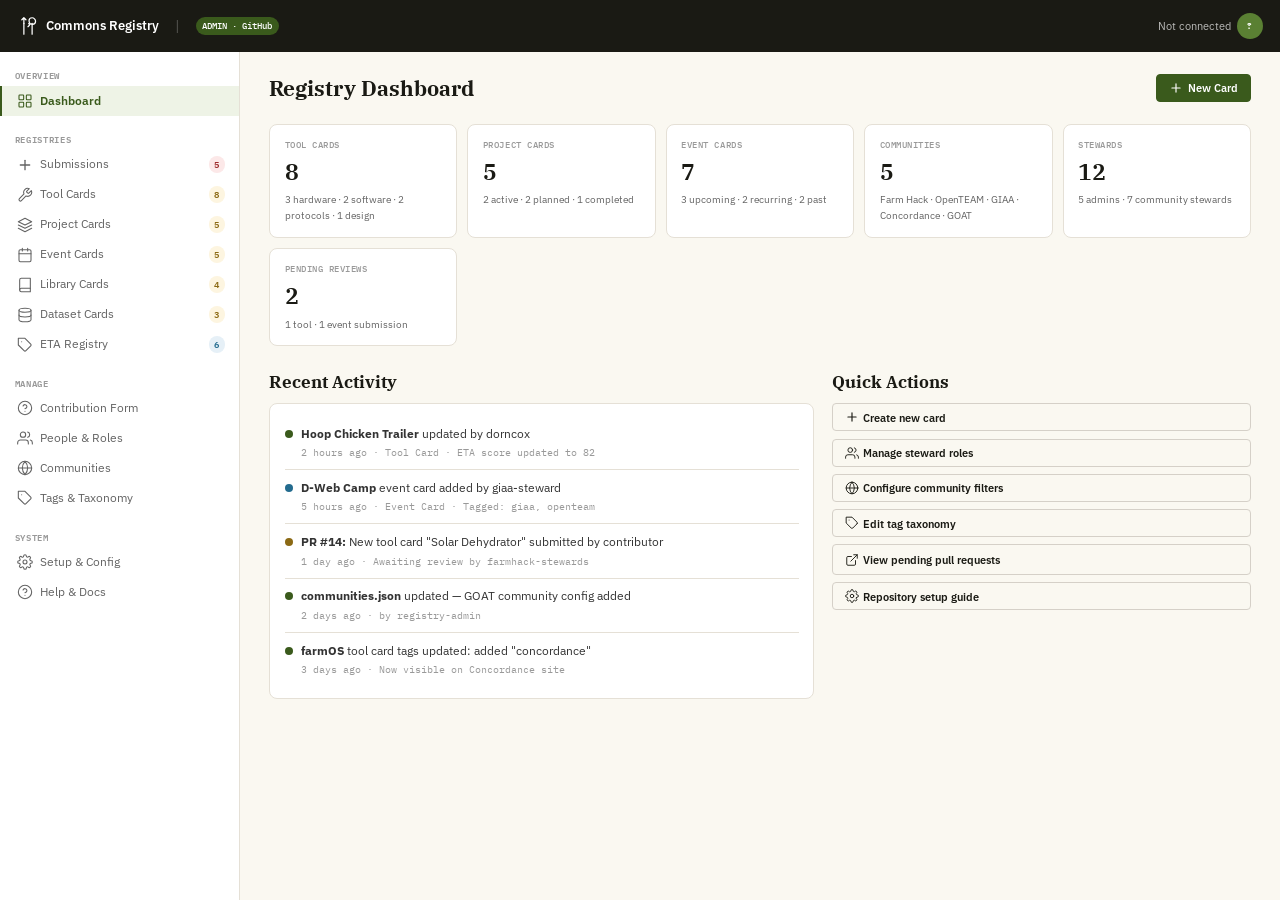
<file: commons-registry-admin-v7.html>
<!DOCTYPE html>
<html lang="en">
<head>
<meta charset="UTF-8">
<meta name="viewport" content="width=device-width, initial-scale=1.0">
<title>Commons Card Registry — Admin Panel</title>
<link href="https://fonts.googleapis.com/css2?family=IBM+Plex+Mono:wght@400;500;600&family=IBM+Plex+Sans:wght@300;400;500;600;700&family=IBM+Plex+Serif:wght@400;600&display=swap" rel="stylesheet">
<style>
:root {
  --ink:#1a1a14; --text:#333; --muted:#636363; --subtle:#999;
  --border:#d5d0c8; --rule:#e5e0d6; --bg:#faf8f1; --surface:#fff;
  --olive:#3a5a1c; --olive-l:#5a8033; --olive-bg:#eef3e6;
  --earth:#8b6914; --earth-bg:#fdf5e0; --sky:#236b8e; --sky-bg:#e6f0f7;
  --rust:#7c4a1e; --red:#9e2b2b; --red-bg:#fce8e8;
  --f-sans:'IBM Plex Sans',sans-serif;
  --f-serif:'IBM Plex Serif',Georgia,serif;
  --f-mono:'IBM Plex Mono',monospace;
  --r:4px; --r-lg:8px; --ease:.2s cubic-bezier(.4,0,.2,1);
}
*,*::before,*::after{box-sizing:border-box;margin:0;padding:0}
html{font-size:14.5px;scroll-behavior:smooth}
body{font-family:var(--f-sans);color:var(--text);background:var(--bg);line-height:1.55;-webkit-font-smoothing:antialiased}
h1,h2,h3,h4{font-family:var(--f-serif);color:var(--ink);line-height:1.25}
a{color:var(--olive);text-decoration:none;transition:color var(--ease)}
a:hover{color:var(--olive-l)}
code,.mono{font-family:var(--f-mono);font-size:.88em}
.sr-only{position:absolute;width:1px;height:1px;overflow:hidden;clip:rect(0,0,0,0)}

/* ─── LAYOUT ─── */
.app{display:grid;grid-template-columns:240px 1fr;grid-template-rows:52px 1fr;min-height:100vh}
.topbar{grid-column:1/-1;background:var(--ink);color:#fff;display:flex;align-items:center;padding:0 1.2rem;gap:.8rem;position:sticky;top:0;z-index:100}
.topbar .brand{display:flex;align-items:center;gap:.45rem;color:#fff;font-weight:600;font-size:.88rem;text-decoration:none}
.topbar .brand svg{width:22px;height:22px}
.topbar .sep{color:rgba(255,255,255,.25);margin:0 .3rem}
.topbar .env{font-family:var(--f-mono);font-size:.65rem;background:var(--olive);padding:.12rem .45rem;border-radius:99px;font-weight:500}
.topbar .user-pill{margin-left:auto;display:flex;align-items:center;gap:.4rem;font-size:.78rem;color:rgba(255,255,255,.7)}
.topbar .user-pill .avatar{width:26px;height:26px;border-radius:50%;background:var(--olive-l);display:flex;align-items:center;justify-content:center;font-size:.65rem;font-weight:700;color:#fff}

.sidebar{background:var(--surface);border-right:1px solid var(--rule);padding:1rem 0;overflow-y:auto}
.sidebar .nav-section{margin-bottom:1rem}
.sidebar .nav-label{font-family:var(--f-mono);font-size:.6rem;text-transform:uppercase;letter-spacing:.08em;color:var(--subtle);padding:.2rem 1rem;font-weight:600}
.sidebar .nav-item{display:flex;align-items:center;gap:.5rem;padding:.4rem 1rem;font-size:.82rem;color:var(--muted);cursor:pointer;transition:all var(--ease);border-left:2px solid transparent}
.sidebar .nav-item:hover{background:var(--olive-bg);color:var(--ink)}
.sidebar .nav-item.active{background:var(--olive-bg);color:var(--olive);border-left-color:var(--olive);font-weight:600}
.sidebar .nav-item svg{width:16px;height:16px;flex-shrink:0}
.sidebar .nav-item .badge{margin-left:auto;font-family:var(--f-mono);font-size:.6rem;background:var(--earth-bg);color:var(--earth);padding:.1rem .35rem;border-radius:99px;font-weight:600}

.main{padding:1.5rem 2rem;overflow-y:auto}

/* ─── PAGE SECTIONS ─── */
.page{display:none}
.page.active{display:block}
.page-head{margin-bottom:1.5rem;display:flex;align-items:center;gap:1rem;flex-wrap:wrap}
.page-head h1{font-size:1.45rem}
.page-head .actions{margin-left:auto;display:flex;gap:.4rem}

/* ─── BUTTONS ─── */
.btn{display:inline-flex;align-items:center;gap:.3rem;padding:.38rem .85rem;font-family:var(--f-sans);font-weight:600;font-size:.78rem;border:1.5px solid transparent;border-radius:var(--r);cursor:pointer;transition:all var(--ease);white-space:nowrap}
.btn-fill{background:var(--ink);color:#fff;border-color:var(--ink)}
.btn-fill:hover{background:#333}
.btn-olive{background:var(--olive);color:#fff;border-color:var(--olive)}
.btn-olive:hover{background:var(--olive-l);border-color:var(--olive-l)}
.btn-ghost{background:transparent;color:var(--ink);border-color:var(--border)}
.btn-ghost:hover{border-color:var(--ink)}
.btn-danger{background:transparent;color:var(--red);border-color:var(--red)}
.btn-danger:hover{background:var(--red-bg)}
.btn svg{width:14px;height:14px}

/* ─── STAT CARDS ─── */
.stat-grid{display:grid;grid-template-columns:repeat(auto-fill,minmax(170px,1fr));gap:.7rem;margin-bottom:1.8rem}
.stat-card{background:var(--surface);border:1px solid var(--rule);border-radius:var(--r-lg);padding:.9rem 1rem}
.stat-card .stat-label{font-family:var(--f-mono);font-size:.6rem;text-transform:uppercase;letter-spacing:.06em;color:var(--subtle);font-weight:500;margin-bottom:.2rem}
.stat-card .stat-val{font-family:var(--f-serif);font-size:1.6rem;color:var(--ink);font-weight:600}
.stat-card .stat-sub{font-size:.72rem;color:var(--muted);margin-top:.1rem}

/* ─── TABLE ─── */
.tbl-wrap{background:var(--surface);border:1px solid var(--rule);border-radius:var(--r-lg);overflow:hidden}
.tbl-head{display:flex;align-items:center;gap:.6rem;padding:.7rem 1rem;border-bottom:1px solid var(--rule);flex-wrap:wrap}
.tbl-search{font-family:var(--f-sans);font-size:.82rem;padding:.3rem .6rem;border:1px solid var(--border);border-radius:var(--r);background:var(--bg);flex:1;max-width:320px;outline:none}
.tbl-search:focus{border-color:var(--olive)}
.chip{font-family:var(--f-mono);font-size:.65rem;font-weight:500;padding:.2rem .5rem;border:1px solid var(--border);border-radius:99px;background:transparent;color:var(--muted);cursor:pointer;transition:all var(--ease)}
.chip:hover{border-color:var(--olive);color:var(--olive)}
.chip.on{background:var(--ink);color:#fff;border-color:var(--ink)}
table{width:100%;border-collapse:collapse}
th{text-align:left;font-family:var(--f-mono);font-size:.65rem;text-transform:uppercase;letter-spacing:.06em;color:var(--subtle);font-weight:600;padding:.5rem 1rem;border-bottom:1px solid var(--rule);background:var(--bg)}
td{padding:.55rem 1rem;border-bottom:1px solid var(--rule);font-size:.84rem;vertical-align:top}
tr:last-child td{border-bottom:none}
tr:hover td{background:rgba(58,90,28,.03)}
.tag{font-family:var(--f-mono);font-size:.6rem;font-weight:500;padding:.1rem .4rem;border-radius:99px;border:1px solid var(--rule);color:var(--muted);display:inline-block;margin:.1rem .15rem .1rem 0}
.tag-olive{border-color:#c7d9b3;background:var(--olive-bg);color:var(--olive)}
.tag-earth{border-color:#e5d5a8;background:var(--earth-bg);color:var(--earth)}
.tag-sky{border-color:#b3d1e5;background:var(--sky-bg);color:var(--sky)}
.status{display:inline-flex;align-items:center;gap:.25rem;font-family:var(--f-mono);font-size:.65rem;font-weight:600;padding:.15rem .4rem;border-radius:99px}
.status-pub{background:var(--olive-bg);color:var(--olive)}
.status-draft{background:var(--earth-bg);color:var(--earth)}
.status-review{background:var(--sky-bg);color:var(--sky)}
.comm-badge{display:inline-flex;padding:.1rem .35rem;border-radius:99px;font-family:var(--f-mono);font-size:.58rem;font-weight:600;background:var(--bg);border:1px solid var(--rule);color:var(--muted);margin:.1rem .1rem}

/* ─── FORMS ─── */
.form-grid{display:grid;grid-template-columns:1fr 1fr;gap:1rem}
.form-group{margin-bottom:1rem}
.form-group.full{grid-column:1/-1}
.form-group label{display:block;font-family:var(--f-mono);font-size:.68rem;text-transform:uppercase;letter-spacing:.05em;color:var(--muted);font-weight:500;margin-bottom:.3rem}
.form-group input,.form-group select,.form-group textarea{width:100%;font-family:var(--f-sans);font-size:.84rem;padding:.45rem .65rem;border:1px solid var(--border);border-radius:var(--r);background:var(--surface);color:var(--ink);outline:none;transition:border-color var(--ease)}
.form-group input:focus,.form-group select:focus,.form-group textarea:focus{border-color:var(--olive)}
.form-group textarea{min-height:80px;resize:vertical;line-height:1.5}
.form-group .help{font-size:.72rem;color:var(--subtle);margin-top:.2rem}
.form-group .multi-check{display:flex;flex-wrap:wrap;gap:.4rem;margin-top:.2rem}
.form-group .multi-check label{display:inline-flex;align-items:center;gap:.25rem;font-size:.78rem;font-weight:400;text-transform:none;letter-spacing:0;color:var(--text);cursor:pointer}
.form-group .multi-check input[type="checkbox"]{width:auto;accent-color:var(--olive)}

/* ─── HELP BOX ─── */
.help-box{background:var(--earth-bg);border:1px solid #e5d5a8;border-radius:var(--r-lg);padding:1rem 1.2rem;margin-bottom:1.2rem;font-size:.84rem;line-height:1.6}
.help-box h4{font-size:.95rem;color:var(--earth);margin-bottom:.3rem}
.help-box code{background:rgba(0,0,0,.06);padding:.12rem .3rem;border-radius:3px;font-size:.8rem}
.help-box ol,.help-box ul{margin:.4rem 0 .4rem 1.1rem}
.help-box li{margin-bottom:.25rem}
.help-box a{color:var(--earth);font-weight:600}

.info-box{background:var(--sky-bg);border:1px solid #b3d1e5;border-radius:var(--r-lg);padding:1rem 1.2rem;margin-bottom:1.2rem;font-size:.84rem;line-height:1.6}
.info-box h4{font-size:.95rem;color:var(--sky);margin-bottom:.3rem}

/* ─── MODAL ─── */
.modal-overlay{display:none;position:fixed;inset:0;background:rgba(0,0,0,.45);z-index:200;align-items:center;justify-content:center}
.modal-overlay.open{display:flex}
.modal{background:var(--surface);border-radius:var(--r-lg);width:90%;max-width:720px;max-height:85vh;overflow-y:auto;box-shadow:0 12px 40px rgba(0,0,0,.2)}
.modal-head{display:flex;align-items:center;padding:1rem 1.2rem;border-bottom:1px solid var(--rule)}
.modal-head h3{flex:1}
.modal-head .close{background:none;border:none;font-size:1.2rem;cursor:pointer;color:var(--muted);padding:.2rem}
.modal-body{padding:1.2rem}
.modal-foot{display:flex;justify-content:flex-end;gap:.4rem;padding:.8rem 1.2rem;border-top:1px solid var(--rule);background:var(--bg)}

/* ─── ACTIVITY LOG ─── */
.activity-item{display:flex;gap:.6rem;padding:.6rem 0;border-bottom:1px solid var(--rule);font-size:.82rem}
.activity-item:last-child{border-bottom:none}
.activity-dot{width:8px;height:8px;border-radius:50%;margin-top:.35rem;flex-shrink:0}
.dot-green{background:var(--olive)}
.dot-amber{background:var(--earth)}
.dot-blue{background:var(--sky)}
.activity-item .time{font-family:var(--f-mono);font-size:.68rem;color:var(--subtle);margin-top:.15rem}

/* ─── RESPONSIVE ─── */
@media(max-width:860px){
  .app{grid-template-columns:1fr}
  .sidebar{display:none}
  .form-grid{grid-template-columns:1fr}
}

/* ─── SUBMISSION CARDS ─── */
.sub-card {
  background: var(--surface);
  border: 1px solid var(--rule);
  border-radius: var(--r-lg);
  margin-bottom: .8rem;
  overflow: hidden;
  transition: border-color .2s;
}
.sub-card[data-status="needs-info"] { border-left: 3px solid var(--rust); }
.sub-card[data-status="new"]         { border-left: 3px solid var(--olive); }
.sub-card-head {
  display: flex;
  align-items: center;
  gap: .6rem;
  padding: .7rem 1rem;
  border-bottom: 1px solid var(--rule);
  background: var(--bg);
  flex-wrap: wrap;
}
.sub-card-body { padding: .8rem 1rem 1rem; }
.sub-json-preview {
  font-family: var(--f-mono);
  font-size: .72rem;
  background: #1a1a14;
  border-radius: var(--r);
  padding: .7rem .9rem;
  line-height: 1.7;
  margin-bottom: .7rem;
  overflow-x: auto;
}
.sub-checks { display: flex; flex-direction: column; gap: .25rem; margin-bottom: .8rem; }
.sub-check { font-size: .79rem; display: flex; align-items: center; gap: .4rem; }
.sub-check.pass  { color: var(--olive); }
.sub-check.warn  { color: var(--earth); }
.sub-check.fail  { color: var(--red); }
.sub-actions { display: flex; gap: .4rem; flex-wrap: wrap; }
.sub-card.hidden { display: none; }

/* ─── ETA EMBED PANEL ─── */
.eta-embed-wrap {
  border: 1px solid var(--rule);
  border-radius: var(--r-lg);
  overflow: hidden;
  margin-top: 1rem;
}
.eta-embed-head {
  background: var(--bg);
  padding: .6rem 1rem;
  border-bottom: 1px solid var(--rule);
  display: flex;
  align-items: center;
  justify-content: space-between;
}
.eta-embed-head h4 { font-size: .9rem; }
.eta-iframe {
  width: 100%;
  height: 700px;
  border: none;
  display: block;
}

</style>
</head>
<body>

<!-- ─── SVG ICONS ─── -->
<svg xmlns="http://www.w3.org/2000/svg" style="display:none">
  <symbol id="i-logo" viewBox="0 0 32 32" fill="none" stroke="currentColor" stroke-width="1.8" stroke-linecap="round" stroke-linejoin="round"><path d="M10 4v8M10 4l-3 3M10 4l3 3"/><path d="M10 12v16"/><path d="M22 4c-2.5 0-4.5 2-4.5 4.5 0 1 .3 1.9.8 2.7l-1.3 1.3 1.5 1.5 1.3-1.3c.8.5 1.7.8 2.7.8 2.5 0 4.5-2 4.5-4.5S24.5 4 22 4z"/><path d="M18 15l-2 2"/><path d="M22 12v16"/></symbol>
  <symbol id="i-dash" viewBox="0 0 24 24" fill="none" stroke="currentColor" stroke-width="1.6" stroke-linecap="round" stroke-linejoin="round"><rect x="3" y="3" width="7" height="7" rx="1"/><rect x="14" y="3" width="7" height="7" rx="1"/><rect x="14" y="14" width="7" height="7" rx="1"/><rect x="3" y="14" width="7" height="7" rx="1"/></symbol>
  <symbol id="i-tool" viewBox="0 0 24 24" fill="none" stroke="currentColor" stroke-width="1.6" stroke-linecap="round" stroke-linejoin="round"><path d="M14.7 6.3a1 1 0 000 1.4l1.6 1.6a1 1 0 001.4 0l3.77-3.77a6 6 0 01-7.94 7.94l-6.91 6.91a2.12 2.12 0 01-3-3l6.91-6.91a6 6 0 017.94-7.94l-3.76 3.76z"/></symbol>
  <symbol id="i-proj" viewBox="0 0 24 24" fill="none" stroke="currentColor" stroke-width="1.6" stroke-linecap="round" stroke-linejoin="round"><polygon points="12,2 2,7 12,12 22,7"/><polyline points="2,17 12,22 22,17"/><polyline points="2,12 12,17 22,12"/></symbol>
  <symbol id="i-cal" viewBox="0 0 24 24" fill="none" stroke="currentColor" stroke-width="1.6" stroke-linecap="round" stroke-linejoin="round"><rect x="3" y="4" width="18" height="18" rx="2"/><path d="M16 2v4M8 2v4M3 10h18"/></symbol>
  <symbol id="i-book" viewBox="0 0 24 24" fill="none" stroke="currentColor" stroke-width="1.6" stroke-linecap="round" stroke-linejoin="round"><path d="M4 19.5A2.5 2.5 0 016.5 17H20"/><path d="M6.5 2H20v20H6.5A2.5 2.5 0 014 19.5v-15A2.5 2.5 0 016.5 2z"/></symbol>
  <symbol id="i-data" viewBox="0 0 24 24" fill="none" stroke="currentColor" stroke-width="1.6" stroke-linecap="round" stroke-linejoin="round"><ellipse cx="12" cy="5" rx="9" ry="3"/><path d="M21 12c0 1.66-4 3-9 3s-9-1.34-9-3"/><path d="M3 5v14c0 1.66 4 3 9 3s9-1.34 9-3V5"/></symbol>
  <symbol id="i-users" viewBox="0 0 24 24" fill="none" stroke="currentColor" stroke-width="1.6" stroke-linecap="round" stroke-linejoin="round"><path d="M17 21v-2a4 4 0 00-4-4H5a4 4 0 00-4 4v2"/><circle cx="9" cy="7" r="4"/><path d="M23 21v-2a4 4 0 00-3-3.87"/><path d="M16 3.13a4 4 0 010 7.75"/></symbol>
  <symbol id="i-globe" viewBox="0 0 24 24" fill="none" stroke="currentColor" stroke-width="1.6" stroke-linecap="round" stroke-linejoin="round"><circle cx="12" cy="12" r="10"/><path d="M2 12h20"/><path d="M12 2a15.3 15.3 0 014 10 15.3 15.3 0 01-4 10 15.3 15.3 0 01-4-10 15.3 15.3 0 014-10z"/></symbol>
  <symbol id="i-gear" viewBox="0 0 24 24" fill="none" stroke="currentColor" stroke-width="1.6" stroke-linecap="round" stroke-linejoin="round"><circle cx="12" cy="12" r="3"/><path d="M19.4 15a1.65 1.65 0 00.33 1.82l.06.06a2 2 0 01-2.83 2.83l-.06-.06a1.65 1.65 0 00-1.82-.33 1.65 1.65 0 00-1 1.51V21a2 2 0 01-4 0v-.09A1.65 1.65 0 009 19.4a1.65 1.65 0 00-1.82.33l-.06.06a2 2 0 01-2.83-2.83l.06-.06A1.65 1.65 0 004.68 15a1.65 1.65 0 00-1.51-1H3a2 2 0 010-4h.09A1.65 1.65 0 004.6 9a1.65 1.65 0 00-.33-1.82l-.06-.06a2 2 0 012.83-2.83l.06.06A1.65 1.65 0 009 4.68a1.65 1.65 0 001-1.51V3a2 2 0 014 0v.09a1.65 1.65 0 001 1.51 1.65 1.65 0 001.82-.33l.06-.06a2 2 0 012.83 2.83l-.06.06A1.65 1.65 0 0019.4 9a1.65 1.65 0 001.51 1H21a2 2 0 010 4h-.09a1.65 1.65 0 00-1.51 1z"/></symbol>
  <symbol id="i-help" viewBox="0 0 24 24" fill="none" stroke="currentColor" stroke-width="1.6" stroke-linecap="round" stroke-linejoin="round"><circle cx="12" cy="12" r="10"/><path d="M9.09 9a3 3 0 015.83 1c0 2-3 3-3 3"/><line x1="12" y1="17" x2="12.01" y2="17"/></symbol>
  <symbol id="i-plus" viewBox="0 0 24 24" fill="none" stroke="currentColor" stroke-width="2" stroke-linecap="round"><line x1="12" y1="5" x2="12" y2="19"/><line x1="5" y1="12" x2="19" y2="12"/></symbol>
  <symbol id="i-edit" viewBox="0 0 24 24" fill="none" stroke="currentColor" stroke-width="1.6" stroke-linecap="round" stroke-linejoin="round"><path d="M11 4H4a2 2 0 00-2 2v14a2 2 0 002 2h14a2 2 0 002-2v-7"/><path d="M18.5 2.5a2.121 2.121 0 013 3L12 15l-4 1 1-4 9.5-9.5z"/></symbol>
  <symbol id="i-ext" viewBox="0 0 24 24" fill="none" stroke="currentColor" stroke-width="1.6" stroke-linecap="round" stroke-linejoin="round"><path d="M18 13v6a2 2 0 01-2 2H5a2 2 0 01-2-2V8a2 2 0 012-2h6"/><polyline points="15,3 21,3 21,9"/><line x1="10" y1="14" x2="21" y2="3"/></symbol>
  <symbol id="i-tag" viewBox="0 0 24 24" fill="none" stroke="currentColor" stroke-width="1.6" stroke-linecap="round" stroke-linejoin="round"><path d="M20.59 13.41l-7.17 7.17a2 2 0 01-2.83 0L2 12V2h10l8.59 8.59a2 2 0 010 2.82z"/><line x1="7" y1="7" x2="7.01" y2="7"/></symbol>
</svg>

<!-- ─── APP SHELL ─── -->
<div class="app">

  <!-- TOPBAR -->
  <div class="topbar">
    <a class="brand" href="#"><svg><use href="#i-logo"/></svg> Commons Registry</a>
    <span class="sep">|</span>
    <span class="env">ADMIN</span>
    <div class="user-pill">
      <span id="user-name">Not connected</span>
      <div class="avatar" id="user-avatar">?</div>
    </div>
  </div>

  <!-- SIDEBAR -->
  <div class="sidebar">
    <div class="nav-section">
      <div class="nav-label">Overview</div>
      <div class="nav-item active" onclick="showPage('dashboard')"><svg><use href="#i-dash"/></svg> Dashboard</div>
    </div>
    <div class="nav-section">
      <div class="nav-label">Registries</div>
      <div class="nav-item" onclick="showPage('submissions')"><svg><use href="#i-plus"/></svg> Submissions <span class="badge" id="n-submissions" style="background:var(--red-bg);color:var(--red);">5</span></div>
      <div class="nav-item" onclick="showPage('tools')"><svg><use href="#i-tool"/></svg> Tool Cards <span class="badge" id="n-tools">8</span></div>
      <div class="nav-item" onclick="showPage('projects')"><svg><use href="#i-proj"/></svg> Project Cards <span class="badge" id="n-proj">5</span></div>
      <div class="nav-item" onclick="showPage('events')"><svg><use href="#i-cal"/></svg> Event Cards <span class="badge" id="n-ev">5</span></div>
      <div class="nav-item" onclick="showPage('library')"><svg><use href="#i-book"/></svg> Library Cards <span class="badge" id="n-lib">4</span></div>
      <div class="nav-item" onclick="showPage('datasets')"><svg><use href="#i-data"/></svg> Dataset Cards <span class="badge" id="n-ds">3</span></div>
      <div class="nav-item" onclick="showPage('eta-registry')"><svg><use href="#i-tag"/></svg> ETA Registry <span class="badge" id="n-eta" style="background:var(--sky-bg);color:var(--sky);">6</span></div>
    </div>
    <div class="nav-section">
      <div class="nav-label">Manage</div>
      <div class="nav-item" onclick="showPage('contribute-setup')"><svg><use href="#i-help"/></svg> Contribution Form</div>
      <div class="nav-item" onclick="showPage('people')"><svg><use href="#i-users"/></svg> People &amp; Roles</div>
      <div class="nav-item" onclick="showPage('communities')"><svg><use href="#i-globe"/></svg> Communities</div>
      <div class="nav-item" onclick="showPage('tags')"><svg><use href="#i-tag"/></svg> Tags &amp; Taxonomy</div>
    </div>
    <div class="nav-section">
      <div class="nav-label">System</div>
      <div class="nav-item" onclick="showPage('setup')"><svg><use href="#i-gear"/></svg> Setup &amp; Config</div>
      <div class="nav-item" onclick="showPage('help')"><svg><use href="#i-help"/></svg> Help &amp; Docs</div>
    </div>
  </div>

  <!-- MAIN CONTENT AREA -->
  <div class="main">

    <!-- ════ DASHBOARD ════ -->
    <div class="page active" id="p-dashboard">
      <div class="page-head">
        <h1>Registry Dashboard</h1>
        <div class="actions">
          <button class="btn btn-olive" onclick="openNewCard()"><svg><use href="#i-plus"/></svg> New Card</button>
        </div>
      </div>

      <div class="stat-grid">
        <div class="stat-card"><div class="stat-label">Tool Cards</div><div class="stat-val">8</div><div class="stat-sub">3 hardware · 2 software · 2 protocols · 1 design</div></div>
        <div class="stat-card"><div class="stat-label">Project Cards</div><div class="stat-val">5</div><div class="stat-sub">2 active · 2 planned · 1 completed</div></div>
        <div class="stat-card"><div class="stat-label">Event Cards</div><div class="stat-val">7</div><div class="stat-sub">3 upcoming · 2 recurring · 2 past</div></div>
        <div class="stat-card"><div class="stat-label">Communities</div><div class="stat-val">5</div><div class="stat-sub">Farm Hack · OpenTEAM · GIAA · Concordance · GOAT</div></div>
        <div class="stat-card"><div class="stat-label">Stewards</div><div class="stat-val">12</div><div class="stat-sub">5 admins · 7 community stewards</div></div>
        <div class="stat-card"><div class="stat-label">Pending Reviews</div><div class="stat-val">2</div><div class="stat-sub">1 tool · 1 event submission</div></div>
      </div>

      <div style="display:grid;grid-template-columns:1.3fr 1fr;gap:1.2rem;">
        <div>
          <h3 style="margin-bottom:.7rem;">Recent Activity</h3>
          <div style="background:var(--surface);border:1px solid var(--rule);border-radius:var(--r-lg);padding:.8rem 1rem;">
            <div class="activity-item"><div class="activity-dot dot-green"></div><div><strong>Hoop Chicken Trailer</strong> updated by dorncox<div class="time">2 hours ago · Tool Card · ETA score updated to 82</div></div></div>
            <div class="activity-item"><div class="activity-dot dot-blue"></div><div><strong>D-Web Camp</strong> event card added by giaa-steward<div class="time">5 hours ago · Event Card · Tagged: giaa, openteam</div></div></div>
            <div class="activity-item"><div class="activity-dot dot-amber"></div><div><strong>PR #14:</strong> New tool card "Solar Dehydrator" submitted by contributor<div class="time">1 day ago · Awaiting review by farmhack-stewards</div></div></div>
            <div class="activity-item"><div class="activity-dot dot-green"></div><div><strong>communities.json</strong> updated — GOAT community config added<div class="time">2 days ago · by registry-admin</div></div></div>
            <div class="activity-item"><div class="activity-dot dot-green"></div><div><strong>farmOS</strong> tool card tags updated: added "concordance"<div class="time">3 days ago · Now visible on Concordance site</div></div></div>
          </div>
        </div>
        <div>
          <h3 style="margin-bottom:.7rem;">Quick Actions</h3>
          <div style="display:flex;flex-direction:column;gap:.5rem;">
            <button class="btn btn-ghost" style="justify-content:flex-start;" onclick="openNewCard()"><svg><use href="#i-plus"/></svg> Create new card</button>
            <button class="btn btn-ghost" style="justify-content:flex-start;" onclick="showPage('people')"><svg><use href="#i-users"/></svg> Manage steward roles</button>
            <button class="btn btn-ghost" style="justify-content:flex-start;" onclick="showPage('communities')"><svg><use href="#i-globe"/></svg> Configure community filters</button>
            <button class="btn btn-ghost" style="justify-content:flex-start;" onclick="showPage('tags')"><svg><use href="#i-tag"/></svg> Edit tag taxonomy</button>
            <a class="btn btn-ghost" style="justify-content:flex-start;" href="https://github.com" target="_blank"><svg><use href="#i-ext"/></svg> View pending pull requests</a>
            <button class="btn btn-ghost" style="justify-content:flex-start;" onclick="showPage('setup')"><svg><use href="#i-gear"/></svg> Repository setup guide</button>
          </div>
        </div>
      </div>
    </div>

    <!-- ════ TOOLS REGISTRY ════ -->
    <div class="page" id="p-tools">
      <div class="page-head">
        <h1>Tool Cards</h1>
        <div class="actions">
          <button class="btn btn-olive" onclick="openNewCard('tool')"><svg><use href="#i-plus"/></svg> New Tool</button>
        </div>
      </div>
      <div class="tbl-wrap">
        <div class="tbl-head">
          <input class="tbl-search" placeholder="Search tools..." oninput="filterTable(this,'tools-tbl')">
          <button class="chip on" onclick="filterType(this,'all','tools-tbl')">All</button>
          <button class="chip" onclick="filterType(this,'hardware','tools-tbl')">Hardware</button>
          <button class="chip" onclick="filterType(this,'software','tools-tbl')">Software</button>
          <button class="chip" onclick="filterType(this,'protocol','tools-tbl')">Protocol</button>
          <button class="chip" onclick="filterType(this,'design','tools-tbl')">Design</button>
        </div>
        <table id="tools-tbl">
          <thead><tr><th>Tool</th><th>Type</th><th>Communities</th><th>Tags</th><th>Status</th><th>ETA</th><th></th></tr></thead>
          <tbody>
            <tr data-type="hardware"><td><strong>Hoop Chicken Trailer</strong><br><span style="color:var(--muted);font-size:.78rem;">Pastured Poultry Egg Mobile</span></td><td><span class="tag tag-olive">hardware</span></td><td><span class="comm-badge">FH</span><span class="comm-badge">GIAA</span><span class="comm-badge">OT</span></td><td><span class="tag">open-hardware</span><span class="tag">repairable</span></td><td><span class="status status-pub">Published</span></td><td>82</td><td><button class="btn btn-ghost" onclick="openEditor('tool','hoop-chicken-trailer')"><svg><use href="#i-edit"/></svg></button></td></tr>
            <tr data-type="hardware"><td><strong>Walk-In Cooler</strong><br><span style="color:var(--muted);font-size:.78rem;">Post-Harvest Cold Storage</span></td><td><span class="tag tag-olive">hardware</span></td><td><span class="comm-badge">FH</span></td><td><span class="tag">open-hardware</span><span class="tag">post-harvest</span></td><td><span class="status status-pub">Published</span></td><td>71</td><td><button class="btn btn-ghost" onclick="openEditor('tool','walk-in-cooler')"><svg><use href="#i-edit"/></svg></button></td></tr>
            <tr data-type="hardware"><td><strong>Reemay Robot</strong><br><span style="color:var(--muted);font-size:.78rem;">Arduino Row Cover Automation</span></td><td><span class="tag tag-olive">hardware</span></td><td><span class="comm-badge">FH</span></td><td><span class="tag">arduino</span><span class="tag">prototype</span></td><td><span class="status status-draft">Draft</span></td><td>—</td><td><button class="btn btn-ghost" onclick="openEditor('tool','reemay-robot')"><svg><use href="#i-edit"/></svg></button></td></tr>
            <tr data-type="software"><td><strong>farmOS</strong><br><span style="color:var(--muted);font-size:.78rem;">Farm Management Platform</span></td><td><span class="tag tag-sky">software</span></td><td><span class="comm-badge">FH</span><span class="comm-badge">OT</span><span class="comm-badge">AKC</span></td><td><span class="tag">open-source</span><span class="tag">data-sovereignty</span></td><td><span class="status status-pub">Published</span></td><td>90</td><td><button class="btn btn-ghost" onclick="openEditor('tool','farmos')"><svg><use href="#i-edit"/></svg></button></td></tr>
            <tr data-type="protocol"><td><strong>Talk to Your Tools</strong><br><span style="color:var(--muted);font-size:.78rem;">Technological Terroir Documentation</span></td><td><span class="tag tag-earth">protocol</span></td><td><span class="comm-badge">AKC</span><span class="comm-badge">FH</span></td><td><span class="tag">concordance</span><span class="tag">documentation</span></td><td><span class="status status-pub">Published</span></td><td>—</td><td><button class="btn btn-ghost" onclick="openEditor('tool','talk-tools')"><svg><use href="#i-edit"/></svg></button></td></tr>
            <tr data-type="design"><td><strong>Ethical Technology Assessment</strong><br><span style="color:var(--muted);font-size:.78rem;">Participatory Evaluation Framework</span></td><td><span class="tag" style="border-color:#d4a8a8;background:#fdf0f0;color:var(--rust);">design</span></td><td><span class="comm-badge">GIAA</span><span class="comm-badge">FH</span><span class="comm-badge">OT</span></td><td><span class="tag">ethics</span><span class="tag">framework</span></td><td><span class="status status-pub">Published</span></td><td>—</td><td><button class="btn btn-ghost" onclick="openEditor('tool','eta')"><svg><use href="#i-edit"/></svg></button></td></tr>
          </tbody>
        </table>
      </div>
    </div>

    <!-- ════ SETUP & CONFIG ════ -->
    <div class="page" id="p-setup">
      <div class="page-head"><h1>Setup &amp; Configuration</h1></div>

      <div style="background:var(--surface);border:1px solid var(--rule);border-radius:var(--r-lg);padding:1.2rem;margin-bottom:1.2rem;">
        <h3 style="margin-bottom:.8rem;">Connect to Repository</h3>
        <div class="form-grid">
          <div class="form-group">
            <label>Git Platform</label>
            <select id="cfg-platform" onchange="onPlatformChange()">
              <option value="github">GitHub (github.com)</option>
              <option value="gitlab">GitLab (gitlab.com or self-hosted)</option>
              <option value="gitea">Gitea / Forgejo / Codeberg</option>
            </select>
            <div class="help">All platforms use the same card data model. Only the API layer changes.</div>
          </div>
          <div class="form-group" id="cfg-instance-wrap" style="display:none;">
            <label>Instance URL</label>
            <input type="url" id="cfg-instance" placeholder="https://gitlab.example.com">
            <div class="help">Required for self-hosted GitLab, Gitea, Forgejo, or Codeberg.</div>
          </div>
          <div class="form-group">
            <label id="cfg-token-label">Personal Access Token</label>
            <input type="password" id="cfg-token" placeholder="ghp_xxxxxxxxxxxxxxxxxxxx">
            <div class="help" id="cfg-token-help">Stored in browser session only. Cleared when you close this tab.</div>
          </div>
          <div class="form-group">
            <label>Repository</label>
            <input type="text" id="cfg-repo" value="dornawcox/commons-registry" placeholder="owner/repo">
            <div class="help" id="cfg-repo-help">Format: <code>owner/repo-name</code></div>
          </div>
          <div class="form-group"><label>Branch</label><input type="text" id="cfg-branch" value="main"></div>
          <div class="form-group">
            <label>Pages Base URL</label>
            <input type="url" id="cfg-pages-url" placeholder="https://dornawcox.github.io/commons-registry">
            <div class="help">Public URL where JSON is served. Community sites fetch from here.</div>
          </div>
        </div>
        <div style="display:flex;gap:.5rem;margin-top:.6rem;">
          <button class="btn btn-olive" onclick="testConnection()">Test Connection</button>
          <button class="btn btn-ghost" onclick="saveConfig()">Save Config</button>
        </div>
        <div id="conn-result" style="margin-top:.6rem;font-size:.82rem;"></div>
      </div>

      <div class="help-box"><h4 id="guide-token-title">&#128273; Token Setup</h4><div id="guide-token-body"></div></div>
      <div class="help-box"><h4>&#128274; Branch Protection</h4><div id="guide-protection-body"></div></div>
      <div class="help-box"><h4>&#128101; Steward Teams</h4><div id="guide-teams-body"></div></div>

      <div class="help-box">
        <h4>&#128196; Code Ownership (All Platforms)</h4>
        <p>All three platforms support a <code>CODEOWNERS</code> file defining required reviewers per data file. Place in <code>.github/</code> (GitHub), or repo root (GitLab/Gitea).</p>
        <pre style="background:rgba(0,0,0,.06);padding:.6rem;border-radius:var(--r);font-size:.72rem;overflow-x:auto;margin:.4rem 0;"><code># CODEOWNERS
data/tools.json          @org/farmhack-stewards @org/openteam-stewards
data/projects.json       @org/openteam-stewards @org/giaa-stewards
data/events.json         @org/farmhack-stewards @org/giaa-stewards @org/openteam-stewards
data/library.json        @org/concordance-stewards @org/openteam-stewards
data/datasets.json       @org/concordance-stewards @org/openteam-stewards
data/people.json         @org/registry-admins
schemas/*                @org/registry-admins</code></pre>
        <p style="font-size:.8rem;color:var(--muted);">GitLab: CODEOWNERS enforcement needs Premium; use Protected Branches on Free. Gitea: 1.21+ supports CODEOWNERS.</p>
      </div>

      <div class="help-box">
        <h4>&#9989; Validation CI</h4>
        <div class="filter-rail" style="margin:.5rem 0;"><button class="chip on" onclick="showCI(this,'github')">GitHub Actions</button><button class="chip" onclick="showCI(this,'gitlab')">GitLab CI</button><button class="chip" onclick="showCI(this,'gitea')">Gitea Actions</button></div>
        <pre id="ci-github" style="background:rgba(0,0,0,.06);padding:.5rem;border-radius:var(--r);font-size:.7rem;overflow-x:auto;"><code># .github/workflows/validate.yml
name: Validate Registry
on: [push, pull_request]
jobs:
  validate:
    runs-on: ubuntu-latest
    steps:
      - uses: actions/checkout@v4
      - run: for f in data/*.json; do python -m json.tool "$f" > /dev/null; done
      - run: python3 scripts/validate_cards.py</code></pre>
        <pre id="ci-gitlab" style="background:rgba(0,0,0,.06);padding:.5rem;border-radius:var(--r);font-size:.7rem;overflow-x:auto;display:none;"><code># .gitlab-ci.yml
validate:
  image: python:3.11-slim
  script:
    - for f in data/*.json; do python -m json.tool "$f" > /dev/null; done
    - python3 scripts/validate_cards.py
  rules:
    - if: $CI_PIPELINE_SOURCE == "merge_request_event"
    - if: $CI_COMMIT_BRANCH == "main"
pages:
  stage: deploy
  script: [mkdir -p public, cp -r data/ admin/ schemas/ public/]
  artifacts: { paths: [public] }
  rules: [{ if: "$CI_COMMIT_BRANCH == 'main'" }]</code></pre>
        <pre id="ci-gitea" style="background:rgba(0,0,0,.06);padding:.5rem;border-radius:var(--r);font-size:.7rem;overflow-x:auto;display:none;"><code># .gitea/workflows/validate.yml
# Gitea Actions uses identical YAML syntax to GitHub Actions (since 1.19+)
name: Validate Registry
on: [push, pull_request]
jobs:
  validate:
    runs-on: ubuntu-latest
    steps:
      - uses: actions/checkout@v4
      - run: for f in data/*.json; do python -m json.tool "$f" > /dev/null; done
      - run: python3 scripts/validate_cards.py</code></pre>
      </div>

      <div class="info-box"><h4>&#128279; Pages Hosting</h4><div id="guide-pages-body"></div></div>

      <div class="info-box">
        <h4>&#127760; Community Site Integration (Platform-Agnostic)</h4>
        <p>This snippet works identically on any platform. Sites only need the Pages base URL:</p>
        <pre style="background:rgba(0,0,0,.06);padding:.5rem;border-radius:var(--r);font-size:.72rem;overflow-x:auto;margin:.4rem 0;"><code>const REGISTRY = 'https://YOUR-PAGES-URL/data'; // set per deployment
const MY_COMMUNITY = 'farmhack';                 // set per site
async function loadCards(type) {
  const r = await fetch(`${REGISTRY}/${type}.json`);
  return (await r.json()).filter(c =&gt; c.communities.includes(MY_COMMUNITY));
}</code></pre>
      </div>

      <div style="background:var(--surface);border:1px solid var(--rule);border-radius:var(--r-lg);padding:1rem;overflow-x:auto;">
        <h3 style="margin-bottom:.5rem;">Platform Comparison</h3>
        <table style="font-size:.78rem;"><thead><tr><th>Feature</th><th>GitHub</th><th>GitLab</th><th>Gitea / Forgejo</th></tr></thead><tbody>
        <tr><td>Pages hosting</td><td>Built-in, free</td><td>Via CI pipeline, free</td><td>Built-in (1.17+) or reverse proxy</td></tr>
        <tr><td>API style</td><td>REST Contents API</td><td>REST Files API (v4)</td><td>GitHub-compatible REST API</td></tr>
        <tr><td>OAuth (no server)</td><td>Needs proxy for token exchange</td><td>PKCE flow &mdash; no proxy needed</td><td>Varies by version</td></tr>
        <tr><td>CODEOWNERS</td><td>Free &#10003;</td><td>Premium only</td><td>1.21+ &#10003;</td></tr>
        <tr><td>Branch protection</td><td>Free (limited)</td><td>Free, more granular</td><td>Free, granular</td></tr>
        <tr><td>Self-hostable</td><td>No</td><td>Yes (CE edition)</td><td>Yes (very lightweight)</td></tr>
        <tr><td>Data sovereignty</td><td>US-hosted</td><td>Self-host or EU</td><td>Full control &mdash; ideal for Pillar 2</td></tr>
        </tbody></table>
      </div>
    </div>

    <!-- ════ PEOPLE & ROLES ════ -->
    <div class="page" id="p-people">
      <div class="page-head"><h1>People &amp; Roles</h1><div class="actions"><button class="btn btn-olive" onclick="openNewCard('person')"><svg><use href="#i-plus"/></svg> Add Person</button></div></div>
      <div class="info-box"><h4>How roles work</h4><p>Roles in <code>people.json</code> define who can do what in the admin panel. GitHub Teams enforce the same roles at the repository level via CODEOWNERS. Each person's Hylo profile provides their rich community identity.</p></div>
      <div class="tbl-wrap">
        <table>
          <thead><tr><th>Person</th><th>GitHub</th><th>Roles</th><th>Communities</th><th>Hylo Profile</th><th></th></tr></thead>
          <tbody>
            <tr><td><strong>Dorn Cox</strong><br><span style="color:var(--muted);font-size:.78rem;">Wolfe's Neck / Farm Hack</span></td><td><code>dorncox</code></td><td><span class="status status-pub">Admin</span> <span class="status status-pub">Steward</span></td><td><span class="comm-badge">FH</span><span class="comm-badge">OT</span><span class="comm-badge">GIAA</span></td><td><a href="https://www.hylo.com/members/dorncox" target="_blank">View →</a></td><td><button class="btn btn-ghost"><svg><use href="#i-edit"/></svg></button></td></tr>
            <tr><td><strong>Kristen Loria</strong><br><span style="color:var(--muted);font-size:.78rem;">Farm Hack Community</span></td><td><code>kristen-loria</code></td><td><span class="status status-pub">Steward</span></td><td><span class="comm-badge">FH</span></td><td><a href="#" target="_blank">View →</a></td><td><button class="btn btn-ghost"><svg><use href="#i-edit"/></svg></button></td></tr>
            <tr><td><strong>GIAA Secretariat</strong><br><span style="color:var(--muted);font-size:.78rem;">Grassroots Innovations Assembly</span></td><td><code>giaa-admin</code></td><td><span class="status status-pub">Steward</span> <span class="status status-review">Reviewer</span></td><td><span class="comm-badge">GIAA</span></td><td><a href="#" target="_blank">View →</a></td><td><button class="btn btn-ghost"><svg><use href="#i-edit"/></svg></button></td></tr>
          </tbody>
        </table>
      </div>
    </div>

    <!-- ════ COMMUNITIES ════ -->
    <div class="page" id="p-communities">
      <div class="page-head"><h1>Communities</h1><div class="actions"><button class="btn btn-olive" onclick="openNewCard('community')"><svg><use href="#i-plus"/></svg> Add Community</button></div></div>
      <div class="info-box"><h4>How communities work</h4><p>Each community defines a filter configuration. When a community site loads cards from the registry, it filters by its community ID. Adding a community ID tag to a card makes it appear on that community's site. Stewards curate which cards belong to their community.</p></div>
      <div class="tbl-wrap">
        <table>
          <thead><tr><th>Community</th><th>ID</th><th>Card Types</th><th>Stewards</th><th>Hylo Group</th><th>Hub URL</th></tr></thead>
          <tbody>
            <tr><td><strong>Farm Hack</strong></td><td><code>farmhack</code></td><td>tool, event, library, project</td><td>dorncox, kristen-loria</td><td><a href="https://www.hylo.com/groups/farmhack" target="_blank">Hylo →</a></td><td><a href="#" target="_blank">Site →</a></td></tr>
            <tr><td><strong>OpenTEAM</strong></td><td><code>openteam</code></td><td>tool, project, dataset, event, library</td><td>dorncox, openteam-admin</td><td><a href="https://www.hylo.com/groups/openteam" target="_blank">Hylo →</a></td><td><a href="https://dornawcox.github.io/Test-37/" target="_blank">Site →</a></td></tr>
            <tr><td><strong>GIAA</strong></td><td><code>giaa</code></td><td>project, event, tool, library</td><td>giaa-admin</td><td><a href="#" target="_blank">Hylo →</a></td><td><a href="https://www.gia-agroecology.org/" target="_blank">Site →</a></td></tr>
            <tr><td><strong>Concordance</strong></td><td><code>concordance</code></td><td>tool, library, dataset</td><td>concordance-steward</td><td><a href="#" target="_blank">Hylo →</a></td><td><a href="https://agricultural-knowledge-concordance.github.io/Ag-Knowledge-Concordance/" target="_blank">Site →</a></td></tr>
            <tr><td><strong>GOAT</strong></td><td><code>goat</code></td><td>tool, event, project</td><td>goat-admin</td><td>—</td><td><a href="https://forum.goatech.org" target="_blank">Forum →</a></td></tr>
          </tbody>
        </table>
      </div>
    </div>

    <!-- ════ HELP & DOCS ════ -->
    <div class="page" id="p-help">
      <div class="page-head"><h1>Help &amp; Documentation</h1></div>

      <div class="help-box">
        <h4>How the Registry Works</h4>
        <p>The Commons Card Registry is a single GitHub repository containing JSON data files. Each file holds an array of cards (tools, projects, events, etc.). Community websites fetch these files and filter by their community tags to display relevant content.</p>
        <p><strong>No one needs to know Git.</strong> The admin panel reads and writes JSON through the GitHub API. Changes appear on all community sites within ~1 minute (the time it takes GitHub Pages to rebuild).</p>
      </div>

      <div class="help-box">
        <h4>Creating a New Card</h4>
        <ol>
          <li>Click <strong>"New Card"</strong> and select the card type</li>
          <li>Fill in the required fields (title, description, tags, communities)</li>
          <li>Click <strong>"Save"</strong> — if you're a steward, it commits directly; if you're a contributor, it creates a pull request for review</li>
          <li>The card appears on all community sites that match its community tags</li>
        </ol>
      </div>

      <div class="help-box">
        <h4>Making a Card Appear on Multiple Sites</h4>
        <p>Add community IDs to the card's <code>communities</code> array. For example, a tool tagged <code>["farmhack", "giaa", "openteam"]</code> will appear on all three sites. Only stewards of a community can add/remove that community's tag.</p>
      </div>

      <div class="help-box">
        <h4>The "Browse All Communities" Toggle</h4>
        <p>Every community site includes a toggle that lets visitors see cards from all communities, not just their own. This promotes cross-pollination while keeping the default view curated and focused.</p>
      </div>

      <div class="info-box">
        <h4>API Reference: GitHub Contents API</h4>
        <p>The admin panel uses these GitHub API endpoints:</p>
        <p><strong>Read:</strong> <code>GET /repos/{owner}/{repo}/contents/data/{file}.json</code></p>
        <p><strong>Write:</strong> <code>PUT /repos/{owner}/{repo}/contents/data/{file}.json</code> (include <code>sha</code> from read, <code>content</code> as base64, <code>message</code> as commit message)</p>
        <p><strong>Create PR:</strong> <code>POST /repos/{owner}/{repo}/pulls</code> (first create a branch with <code>POST /repos/{owner}/{repo}/git/refs</code>)</p>
        <p><strong>Auth:</strong> Include header <code>Authorization: Bearer {token}</code> on all requests.</p>
      </div>
    </div>

    <!-- Placeholder pages for other sections -->
    <div class="page" id="p-projects"><div class="page-head"><h1>Project Cards</h1><div class="actions"><button class="btn btn-olive" onclick="openNewCard('project')"><svg><use href="#i-plus"/></svg> New Project</button></div></div><div class="tbl-wrap">
        <div class="tbl-head">
          <input class="tbl-search" placeholder="Search projects..." oninput="filterTable(this,'projects-tbl')">
          <button class="chip on" onclick="filterType(this,'all','projects-tbl')">All</button>
          <button class="chip" onclick="filterType(this,'active','projects-tbl')">Active</button>
          <button class="chip" onclick="filterType(this,'collabathon','projects-tbl')">Collabathon</button>
          <button class="chip" onclick="filterType(this,'seeking','projects-tbl')">Seeking collaborators</button>
        </div>
        <table id="projects-tbl">
          <thead><tr><th>Project</th><th>Phase</th><th>Communities</th><th>Category</th><th>Status</th><th>ETA</th><th></th></tr></thead>
          <tbody>
            <tr data-type="active"><td><strong>FAIR Tech Registry</strong><br><span style="color:var(--muted);font-size:.78rem;">Collabathon · Documentation</span></td><td><span class="tag tag-olive">active</span></td><td><span class="comm-badge">OT</span></td><td><span class="tag">data-trust</span><span class="tag">registry</span></td><td><span class="status status-pub">Published</span></td><td>88</td><td><button class="btn btn-ghost" onclick="openEditor('project','fair-tech-registry')"><svg><use href="#i-edit"/></svg></button></td></tr>
            <tr data-type="active"><td><strong>Ag Data Wallet</strong><br><span style="color:var(--muted);font-size:.78rem;">Producer Data Sovereignty</span></td><td><span class="tag tag-olive">active</span></td><td><span class="comm-badge">OT</span><span class="comm-badge">FH</span></td><td><span class="tag">sovereignty</span><span class="tag">identity</span></td><td><span class="status status-pub">Published</span></td><td>79</td><td><button class="btn btn-ghost" onclick="openEditor('project','ag-data-wallet')"><svg><use href="#i-edit"/></svg></button></td></tr>
            <tr data-type="collabathon"><td><strong>NE Grazing &amp; Soil Carbon Network</strong><br><span style="color:var(--muted);font-size:.78rem;">Collabathon · Field Research</span></td><td><span class="tag tag-earth">collabathon</span></td><td><span class="comm-badge">OT</span><span class="comm-badge">GOAT</span></td><td><span class="tag">regen-econ</span><span class="tag">soil-carbon</span></td><td><span class="status status-review">In review</span></td><td>72</td><td><button class="btn btn-ghost" onclick="openEditor('project','ne-grazing-soil-carbon')"><svg><use href="#i-edit"/></svg></button></td></tr>
            <tr data-type="active"><td><strong>PODS 2.0</strong><br><span style="color:var(--muted);font-size:.78rem;">Producer Operational Data System</span></td><td><span class="tag tag-olive">active</span></td><td><span class="comm-badge">OT</span><span class="comm-badge">USDA</span></td><td><span class="tag">data-trust</span><span class="tag">interop</span></td><td><span class="status status-pub">Published</span></td><td>81</td><td><button class="btn btn-ghost" onclick="openEditor('project','pods-2')"><svg><use href="#i-edit"/></svg></button></td></tr>
            <tr data-type="seeking"><td><strong>Open Poultry Housing Plans</strong><br><span style="color:var(--muted);font-size:.78rem;">Open Hardware · Seeking Collaborators</span></td><td><span class="tag tag-sky">seeking</span></td><td><span class="comm-badge">FH</span></td><td><span class="tag">commons</span><span class="tag">open-hardware</span></td><td><span class="status status-draft">Draft</span></td><td>—</td><td><button class="btn btn-ghost" onclick="openEditor('project','open-poultry-housing')"><svg><use href="#i-edit"/></svg></button></td></tr>
          </tbody>
        </table>
      </div></div>
    <div class="page" id="p-events"><div class="page-head"><h1>Event Cards</h1><div class="actions"><button class="btn btn-olive" onclick="openNewCard('event')"><svg><use href="#i-plus"/></svg> New Event</button></div></div><div class="tbl-wrap">
        <div class="tbl-head">
          <input class="tbl-search" placeholder="Search events..." oninput="filterTable(this,'events-tbl')">
          <button class="chip on" onclick="filterType(this,'all','events-tbl')">All</button>
          <button class="chip" onclick="filterType(this,'upcoming','events-tbl')">Upcoming</button>
          <button class="chip" onclick="filterType(this,'virtual','events-tbl')">Virtual</button>
          <button class="chip" onclick="filterType(this,'in-person','events-tbl')">In-person</button>
        </div>
        <table id="events-tbl">
          <thead><tr><th>Event</th><th>Date</th><th>Format</th><th>Source</th><th>Tags</th><th>Status</th><th></th></tr></thead>
          <tbody>
            <tr data-type="upcoming"><td><strong>GOAT Monthly Community Call</strong><br><span style="color:var(--muted);font-size:.78rem;">Open Agriculture Technology</span></td><td style="font-family:var(--f-mono);font-size:.8rem;">2026-04-10</td><td><span class="tag tag-sky">virtual</span></td><td><span class="comm-badge">GOAT</span></td><td><span class="tag">open-ag</span><span class="tag">community</span></td><td><span class="status status-pub">Published</span></td><td><button class="btn btn-ghost" onclick="openEditor('event','goat-community-call-apr26')"><svg><use href="#i-edit"/></svg></button></td></tr>
            <tr data-type="upcoming"><td><strong>GIAA Digital Sovereignty Curriculum S4</strong><br><span style="color:var(--muted);font-size:.78rem;">Working Session</span></td><td style="font-family:var(--f-mono);font-size:.8rem;">2026-04-15</td><td><span class="tag tag-sky">virtual</span></td><td><span class="comm-badge">GIAA</span></td><td><span class="tag">digital-sovereignty</span><span class="tag">curriculum</span></td><td><span class="status status-pub">Published</span></td><td><button class="btn btn-ghost" onclick="openEditor('event','giaa-digital-sovereignty-s4')"><svg><use href="#i-edit"/></svg></button></td></tr>
            <tr data-type="in-person"><td><strong>Ecofarm 2027 — GOAT Track</strong><br><span style="color:var(--muted);font-size:.78rem;">Annual Conference</span></td><td style="font-family:var(--f-mono);font-size:.8rem;">2027-01-21</td><td><span class="tag tag-olive">in-person</span></td><td><span class="comm-badge">GOAT</span></td><td><span class="tag">conference</span><span class="tag">farming</span></td><td><span class="status status-review">Draft</span></td><td><button class="btn btn-ghost" onclick="openEditor('event','ecofarm-2027-goat')"><svg><use href="#i-edit"/></svg></button></td></tr>
            <tr data-type="upcoming"><td><strong>OFC AI &amp; Ag Commons Summit</strong><br><span style="color:var(--muted);font-size:.78rem;">AI Impact Summit side event</span></td><td style="font-family:var(--f-mono);font-size:.8rem;">2026-05-02</td><td><span class="tag tag-sky">virtual</span></td><td><span class="comm-badge">OFC</span></td><td><span class="tag">AI</span><span class="tag">commons</span></td><td><span class="status status-pub">Published</span></td><td><button class="btn btn-ghost" onclick="openEditor('event','ofc-ai-ag-summit')"><svg><use href="#i-edit"/></svg></button></td></tr>
            <tr data-type="upcoming"><td><strong>farmOS Field Day — Vermont</strong><br><span style="color:var(--muted);font-size:.78rem;">Hands-on training</span></td><td style="font-family:var(--f-mono);font-size:.8rem;">2026-06-14</td><td><span class="tag tag-olive">in-person</span></td><td><span class="comm-badge">OT</span><span class="comm-badge">FH</span></td><td><span class="tag">farmOS</span><span class="tag">training</span></td><td><span class="status status-review">Review</span></td><td><button class="btn btn-ghost" onclick="openEditor('event','farmos-field-day-vt')"><svg><use href="#i-edit"/></svg></button></td></tr>
          </tbody>
        </table>
      </div></div>
    <div class="page" id="p-library"><div class="page-head"><h1>Library Cards</h1><div class="actions"><button class="btn btn-olive" onclick="openNewCard('library')"><svg><use href="#i-plus"/></svg> New Resource</button></div></div><div class="tbl-wrap">
        <div class="tbl-head">
          <input class="tbl-search" placeholder="Search library..." oninput="filterTable(this,'library-tbl')">
          <button class="chip on" onclick="filterType(this,'all','library-tbl')">All</button>
          <button class="chip" onclick="filterType(this,'book','library-tbl')">Book</button>
          <button class="chip" onclick="filterType(this,'report','library-tbl')">Report</button>
          <button class="chip" onclick="filterType(this,'essay','library-tbl')">Essay</button>
        </div>
        <table id="library-tbl">
          <thead><tr><th>Title</th><th>Type</th><th>Author / Year</th><th>Tags</th><th>License</th><th>Status</th><th></th></tr></thead>
          <tbody>
            <tr data-type="book"><td><strong>Farmers of Forty Centuries</strong><br><span style="color:var(--muted);font-size:.78rem;">Organic Farming in China, Korea and Japan</span></td><td><span class="tag tag-olive">book</span></td><td style="font-size:.8rem;">F.H. King · 1911</td><td><span class="tag">soil health</span><span class="tag">traditional farming</span></td><td><span class="tag">CC0</span></td><td><span class="status status-pub">Published</span></td><td><button class="btn btn-ghost" onclick="openEditor('library','farmers-forty-centuries')"><svg><use href="#i-edit"/></svg></button></td></tr>
            <tr data-type="report"><td><strong>Future of Food and Farming</strong><br><span style="color:var(--muted);font-size:.78rem;">Foresight Report</span></td><td><span class="tag tag-sky">report</span></td><td style="font-size:.8rem;">UK Govt. · 2011</td><td><span class="tag">food systems</span><span class="tag">policy</span></td><td><span class="tag">OGL-UK</span></td><td><span class="status status-pub">Published</span></td><td><button class="btn btn-ghost" onclick="openEditor('library','future-food-farming')"><svg><use href="#i-edit"/></svg></button></td></tr>
            <tr data-type="essay"><td><strong>The Soil Food Web</strong><br><span style="color:var(--muted);font-size:.78rem;">Dr. Elaine Ingham</span></td><td><span class="tag tag-earth">essay</span></td><td style="font-size:.8rem;">Ingham · 1998</td><td><span class="tag">soil biology</span><span class="tag">microbiology</span></td><td><span class="tag">CC-BY</span></td><td><span class="status status-pub">Published</span></td><td><button class="btn btn-ghost" onclick="openEditor('library','soil-food-web-ingham')"><svg><use href="#i-edit"/></svg></button></td></tr>
            <tr data-type="report"><td><strong>Agroecology and the Right to Food</strong><br><span style="color:var(--muted);font-size:.78rem;">UN Special Rapporteur Report</span></td><td><span class="tag tag-sky">report</span></td><td style="font-size:.8rem;">De Schutter · 2010</td><td><span class="tag">agroecology</span><span class="tag">food rights</span></td><td><span class="tag">UN</span></td><td><span class="status status-pub">Published</span></td><td><button class="btn btn-ghost" onclick="openEditor('library','agroecology-right-to-food')"><svg><use href="#i-edit"/></svg></button></td></tr>
          </tbody>
        </table>
      </div></div>
    <div class="page" id="p-datasets"><div class="page-head"><h1>Dataset Cards</h1><div class="actions"><button class="btn btn-olive" onclick="openNewCard('dataset')"><svg><use href="#i-plus"/></svg> New Dataset</button></div></div><div class="tbl-wrap">
        <div class="tbl-head">
          <input class="tbl-search" placeholder="Search datasets..." oninput="filterTable(this,'datasets-tbl')">
          <button class="chip on" onclick="filterType(this,'all','datasets-tbl')">All</button>
          <button class="chip" onclick="filterType(this,'spatial','datasets-tbl')">Spatial</button>
          <button class="chip" onclick="filterType(this,'tabular','datasets-tbl')">Tabular</button>
          <button class="chip" onclick="filterType(this,'api','datasets-tbl')">API</button>
        </div>
        <table id="datasets-tbl">
          <thead><tr><th>Dataset</th><th>Format</th><th>Extent</th><th>Tags</th><th>License</th><th>ETA</th><th></th></tr></thead>
          <tbody>
            <tr data-type="spatial"><td><strong>USDA Web Soil Survey</strong><br><span style="color:var(--muted);font-size:.78rem;">Soil geographic data</span></td><td><span class="tag tag-sky">spatial</span></td><td style="font-size:.8rem;">USA · National</td><td><span class="tag">soil</span><span class="tag">SSURGO</span></td><td><span class="tag">Public Domain</span></td><td>74</td><td><button class="btn btn-ghost" onclick="openEditor('dataset','usda-web-soil-survey')"><svg><use href="#i-edit"/></svg></button></td></tr>
            <tr data-type="api"><td><strong>farmOS Field Records API</strong><br><span style="color:var(--muted);font-size:.78rem;">JSON:API farm data</span></td><td><span class="tag tag-olive">api</span></td><td style="font-size:.8rem;">Farm-level · Global</td><td><span class="tag">farmOS</span><span class="tag">OADA</span></td><td><span class="tag">GPL-3.0</span></td><td>86</td><td><button class="btn btn-ghost" onclick="openEditor('dataset','farmos-field-records-api')"><svg><use href="#i-edit"/></svg></button></td></tr>
            <tr data-type="tabular"><td><strong>Modus Lab Method Library</strong><br><span style="color:var(--muted);font-size:.78rem;">Soil test methods CSV</span></td><td><span class="tag tag-earth">tabular</span></td><td style="font-size:.8rem;">USA · Lab standards</td><td><span class="tag">soil testing</span><span class="tag">Modus</span></td><td><span class="tag">CC-BY-4.0</span></td><td>79</td><td><button class="btn btn-ghost" onclick="openEditor('dataset','modus-lab-method-library')"><svg><use href="#i-edit"/></svg></button></td></tr>
          </tbody>
        </table>
      </div></div>
    <div class="page" id="p-tags"><div class="page-head">
      <div><h1>Tags &amp; Taxonomy</h1><p style="color:var(--muted);font-size:.85rem;margin-top:.2rem;">Controlled vocabulary for all registry card types. Use these tags when creating or editing entries.</p></div>
      <div class="actions"><button class="btn btn-olive" onclick="addNewTag()"><svg><use href="#i-plus"/></svg> Add Tag</button></div>
    </div>

    <div style="display:grid;grid-template-columns:1fr 1fr 1fr;gap:1rem;margin-bottom:1.5rem;">

      <!-- TOOL TYPE tags -->
      <div><div style="font-family:var(--f-mono);font-size:.65rem;text-transform:uppercase;letter-spacing:.06em;color:var(--muted);margin-bottom:.5rem;">Tool Type</div>
        <div style="display:flex;flex-wrap:wrap;gap:.3rem;">
          <span class="tag tag-olive">hardware</span><span class="tag tag-olive">software</span><span class="tag tag-sky">protocol</span><span class="tag tag-earth">design</span><span class="tag tag-sky">assessment</span><span class="tag tag-olive">field-tool</span><span class="tag tag-sky">registry</span><span class="tag tag-earth">interview-kit</span><span class="tag tag-sky">governance</span><span class="tag tag-earth">intake-system</span>
        </div>
      </div>

      <!-- COMMUNITY / SOURCE tags -->
      <div><div style="font-family:var(--f-mono);font-size:.65rem;text-transform:uppercase;letter-spacing:.06em;color:var(--muted);margin-bottom:.5rem;">Community / Source</div>
        <div style="display:flex;flex-wrap:wrap;gap:.3rem;">
          <span class="comm-badge" style="font-size:.75rem;">OT</span><span class="comm-badge" style="font-size:.75rem;">FH</span><span class="comm-badge" style="font-size:.75rem;">GOAT</span><span class="comm-badge" style="font-size:.75rem;">GIAA</span><span class="comm-badge" style="font-size:.75rem;">AKC</span><span class="comm-badge" style="font-size:.75rem;">OFC</span><span class="comm-badge" style="font-size:.75rem;">USDA</span><span class="comm-badge" style="font-size:.75rem;">UN</span>
          <div class="help" style="width:100%;margin-top:.4rem;font-size:.72rem;">OT=OpenTEAM · FH=Farm Hack · AKC=Ag Knowledge Concordance · OFC=Open Future Coalition</div>
        </div>
      </div>

      <!-- LICENSE tags -->
      <div><div style="font-family:var(--f-mono);font-size:.65rem;text-transform:uppercase;letter-spacing:.06em;color:var(--muted);margin-bottom:.5rem;">License</div>
        <div style="display:flex;flex-wrap:wrap;gap:.3rem;">
          <span class="tag">CC-BY-4.0</span><span class="tag">CC-BY-SA-4.0</span><span class="tag">CC0-1.0</span><span class="tag">GPL-3.0</span><span class="tag">MIT</span><span class="tag">Apache-2.0</span><span class="tag tag-earth">openteam-data-use-v2</span><span class="tag tag-earth">farmhack-open</span><span class="tag">OGL-UK-3.0</span><span class="tag">all-rights-reserved</span>
        </div>
      </div>

      <!-- TOPIC / SUBJECT tags -->
      <div style="grid-column:1/-1"><div style="font-family:var(--f-mono);font-size:.65rem;text-transform:uppercase;letter-spacing:.06em;color:var(--muted);margin-bottom:.5rem;">Subject / Topic (use these in the Tags field)</div>
        <div style="display:flex;flex-wrap:wrap;gap:.3rem;">
          <span class="tag">soil-health</span><span class="tag">grazing</span><span class="tag">soil-carbon</span><span class="tag">soil-biology</span><span class="tag">composting</span>
          <span class="tag">data-sovereignty</span><span class="tag">producer-rights</span><span class="tag">open-data</span><span class="tag">FAIR</span><span class="tag">OADA</span><span class="tag">interoperability</span>
          <span class="tag">agroecology</span><span class="tag">regenerative</span><span class="tag">food-systems</span><span class="tag">food-rights</span>
          <span class="tag">oral-history</span><span class="tag">farmer-knowledge</span><span class="tag">indigenous</span>
          <span class="tag">open-hardware</span><span class="tag">open-source</span><span class="tag">repairable</span>
          <span class="tag">post-harvest</span><span class="tag">cold-storage</span><span class="tag">irrigation</span>
          <span class="tag">poultry</span><span class="tag">pastured</span><span class="tag">livestock</span><span class="tag">row-crops</span>
          <span class="tag">arduino</span><span class="tag">Drupal</span><span class="tag">farmOS</span><span class="tag">SurveyStack</span>
          <span class="tag">NRCS</span><span class="tag">conservation</span><span class="tag">USDA</span>
          <span class="tag">curriculum</span><span class="tag">training</span><span class="tag">conference</span>
          <span class="tag">prototype</span><span class="tag">seeking-collaborators</span>
          <span class="tag">spatial</span><span class="tag">tabular</span><span class="tag">API</span><span class="tag">CSV</span>
        </div>
      </div>

      <!-- MATURITY tags -->
      <div><div style="font-family:var(--f-mono);font-size:.65rem;text-transform:uppercase;letter-spacing:.06em;color:var(--muted);margin-bottom:.5rem;">Maturity / Status</div>
        <div style="display:flex;flex-wrap:wrap;gap:.3rem;">
          <span class="status status-draft">prototype</span><span class="status status-review">active</span><span class="status status-pub">stable</span><span class="status status-draft">deprecated</span><span class="status status-review">seeking-collaborators</span>
        </div>
      </div>

      <!-- ETA DIMENSION tags -->
      <div><div style="font-family:var(--f-mono);font-size:.65rem;text-transform:uppercase;letter-spacing:.06em;color:var(--muted);margin-bottom:.5rem;">ETA Dimensions</div>
        <div style="display:flex;flex-wrap:wrap;gap:.3rem;">
          <span class="tag tag-olive">data-sovereignty</span><span class="tag tag-olive">accessibility</span><span class="tag tag-olive">ecological-impact</span><span class="tag tag-olive">community-benefit</span><span class="tag tag-olive">transparency</span>
        </div>
        <div class="help" style="margin-top:.3rem;font-size:.72rem;">Use these tags to cross-reference ETA assessments with related resources.</div>
      </div>

      <!-- REGION tags -->
      <div><div style="font-family:var(--f-mono);font-size:.65rem;text-transform:uppercase;letter-spacing:.06em;color:var(--muted);margin-bottom:.5rem;">Region</div>
        <div style="display:flex;flex-wrap:wrap;gap:.3rem;">
          <span class="tag">USA-national</span><span class="tag">Northeast-USA</span><span class="tag">Vermont</span><span class="tag">Pacific-Northwest</span><span class="tag">global</span><span class="tag">Sub-Saharan-Africa</span><span class="tag">Latin-America</span><span class="tag">South-Asia</span>
        </div>
      </div>
    </div>

    <div class="tbl-wrap">
      <div class="tbl-head">
        <input class="tbl-search" placeholder="Search tags..." oninput="filterTable(this,'tags-tbl')">
        <button class="chip on" onclick="filterType(this,'all','tags-tbl')">All</button>
        <button class="chip" onclick="filterType(this,'topic','tags-tbl')">Topic</button>
        <button class="chip" onclick="filterType(this,'type','tags-tbl')">Type</button>
        <button class="chip" onclick="filterType(this,'license','tags-tbl')">License</button>
        <button class="chip" onclick="filterType(this,'region','tags-tbl')">Region</button>
      </div>
      <table id="tags-tbl">
        <thead><tr><th>Tag</th><th>Category</th><th>Used in</th><th>Description</th><th></th></tr></thead>
        <tbody>
          <tr data-type="topic"><td><span class="tag">soil-health</span></td><td>Topic</td><td>12 entries</td><td>Soil quality, biology, and management practices</td><td><button class="btn btn-ghost" onclick="editTag('soil-health')"><svg><use href="#i-edit"/></svg></button></td></tr>
          <tr data-type="topic"><td><span class="tag">data-sovereignty</span></td><td>Topic · ETA</td><td>8 entries</td><td>Producer control over their own agricultural data</td><td><button class="btn btn-ghost" onclick="editTag('data-sovereignty')"><svg><use href="#i-edit"/></svg></button></td></tr>
          <tr data-type="topic"><td><span class="tag">open-hardware</span></td><td>Topic</td><td>6 entries</td><td>Physical tools with open-licensed designs and build plans</td><td><button class="btn btn-ghost" onclick="editTag('open-hardware')"><svg><use href="#i-edit"/></svg></button></td></tr>
          <tr data-type="topic"><td><span class="tag">agroecology</span></td><td>Topic</td><td>9 entries</td><td>Applying ecological principles to agricultural systems</td><td><button class="btn btn-ghost" onclick="editTag('agroecology')"><svg><use href="#i-edit"/></svg></button></td></tr>
          <tr data-type="topic"><td><span class="tag">OADA</span></td><td>Topic · Standard</td><td>4 entries</td><td>Open Ag Data Alliance API standard for farm data interoperability</td><td><button class="btn btn-ghost" onclick="editTag('OADA')"><svg><use href="#i-edit"/></svg></button></td></tr>
          <tr data-type="type"><td><span class="tag tag-olive">hardware</span></td><td>Tool Type</td><td>5 tools</td><td>Physical devices, structures, and equipment</td><td><button class="btn btn-ghost" onclick="editTag('hardware')"><svg><use href="#i-edit"/></svg></button></td></tr>
          <tr data-type="type"><td><span class="tag tag-sky">software</span></td><td>Tool Type</td><td>4 tools</td><td>Applications, platforms, and digital systems</td><td><button class="btn btn-ghost" onclick="editTag('software')"><svg><use href="#i-edit"/></svg></button></td></tr>
          <tr data-type="type"><td><span class="tag tag-sky">assessment</span></td><td>Tool Type</td><td>2 tools</td><td>Frameworks and rubrics for evaluating other tools</td><td><button class="btn btn-ghost" onclick="editTag('assessment')"><svg><use href="#i-edit"/></svg></button></td></tr>
          <tr data-type="license"><td><span class="tag">CC-BY-4.0</span></td><td>License</td><td>11 entries</td><td>Creative Commons Attribution 4.0 — share and adapt with attribution</td><td><button class="btn btn-ghost" onclick="editTag('CC-BY-4.0')"><svg><use href="#i-edit"/></svg></button></td></tr>
          <tr data-type="license"><td><span class="tag tag-earth">openteam-data-use-v2</span></td><td>License</td><td>3 entries</td><td>OpenTEAM Data Use Agreement v2 — attribution, no raw data resale, share-back</td><td><button class="btn btn-ghost" onclick="editTag('openteam-data-use-v2')"><svg><use href="#i-edit"/></svg></button></td></tr>
          <tr data-type="region"><td><span class="tag">Northeast-USA</span></td><td>Region</td><td>5 entries</td><td>US northeastern states — Maine, Vermont, New Hampshire, New York, etc.</td><td><button class="btn btn-ghost" onclick="editTag('Northeast-USA')"><svg><use href="#i-edit"/></svg></button></td></tr>
          <tr data-type="region"><td><span class="tag">global</span></td><td>Region</td><td>8 entries</td><td>Applicable worldwide without geographic restriction</td><td><button class="btn btn-ghost" onclick="editTag('global')"><svg><use href="#i-edit"/></svg></button></td></tr>
        </tbody>
      </table>
    </div></div>

  <!-- ════ ETA REGISTRY PAGE ════ -->
  <div class="page" id="p-eta-registry">
    <div class="page-head">
      <div>
        <h1>ETA Registry</h1>
        <p style="color:var(--muted);font-size:.85rem;margin-top:.2rem;">Dedicated registry for Ethical Technology Assessment reports. Each entry is a scored assessment tied to a specific tool, dataset, or project card in the commons registry.</p>
      </div>
      <div class="actions">
        <a class="btn btn-ghost" href="https://dornawcox.github.io/TechassesmentV1/eta_unified.html#" target="_blank">Open ETA Tool &#8599;</a>
        <button class="btn btn-olive" onclick="openNewCard('eta')"><svg><use href="#i-plus"/></svg> New Assessment</button>
      </div>
    </div>

    <div class="info-box" style="margin-bottom:1rem;">
      <h4>ETA Registry — how it relates to other registries</h4>
      <p style="margin:.3rem 0 .5rem;">Each ETA assessment <strong>references</strong> an entry in another registry (tool, dataset, or project) via <code>assessed_tool_id</code>. The assessment score is then reflected as a badge on the referenced card in that registry. Assessments are versioned and re-runnable — a tool can have multiple assessments over time.</p>
      <p style="font-size:.82rem;"><strong>Dependencies:</strong> ETA entries link to <em>tools</em>, <em>datasets</em>, and <em>projects</em> registries by ID. The CI build validates that <code>assessed_tool_id</code> exists in one of those registries before publishing. The score is denormalised back into the referenced card JSON at build time.</p>
    </div>

    <div class="stat-grid" style="margin-bottom:1rem;">
      <div class="stat-card"><div class="stat-label">Total assessments</div><div class="stat-val">6</div><div class="stat-sub">Across all registries</div></div>
      <div class="stat-card"><div class="stat-label">Average score</div><div class="stat-val">83</div><div class="stat-sub">ETA v2.0 framework</div></div>
      <div class="stat-card"><div class="stat-label">Pending re-assessment</div><div class="stat-val">2</div><div class="stat-sub">&gt;12 months old</div></div>
      <div class="stat-card"><div class="stat-label">Unassessed tools</div><div class="stat-val">3</div><div class="stat-sub">No ETA score yet</div></div>
    </div>

    <div class="tbl-wrap">
        <div class="tbl-head">
          <input class="tbl-search" placeholder="Search ETA assessments..." oninput="filterTable(this,'eta-tbl')">
          <button class="chip on" onclick="filterType(this,'all','eta-tbl')">All</button>
          <button class="chip" onclick="filterType(this,'tool','eta-tbl')">Tools</button>
          <button class="chip" onclick="filterType(this,'dataset','eta-tbl')">Datasets</button>
          <button class="chip" onclick="filterType(this,'project','eta-tbl')">Projects</button>
          <button class="chip" onclick="filterType(this,'high','eta-tbl')">Score ≥80</button>
        </div>
        <table id="eta-tbl">
          <thead><tr>
            <th>Assessed Entry</th><th>Type</th><th>Overall</th>
            <th title="Data Sovereignty">DS</th>
            <th title="Accessibility">Acc</th>
            <th title="Ecological Impact">Eco</th>
            <th title="Community Benefit">CB</th>
            <th title="Transparency">Tr</th>
            <th>Version</th><th>Date</th><th></th>
          </tr></thead>
          <tbody>
            <tr data-type="tool"><td><strong>farmOS</strong><br><span style="color:var(--muted);font-size:.78rem;">Farm Management Platform</span></td><td><span class="tag tag-sky">tool</span></td><td><strong style="color:var(--olive);">86</strong></td><td>90</td><td>82</td><td>85</td><td>88</td><td>85</td><td style="font-family:var(--f-mono);font-size:.75rem;">ETA v2.0</td><td style="font-size:.78rem;">2026-02</td><td><button class="btn btn-ghost" onclick="openEditor('eta','farmos--2026-02')"><svg><use href="#i-edit"/></svg></button></td></tr>
            <tr data-type="tool"><td><strong>FAIR Tech Registry</strong><br><span style="color:var(--muted);font-size:.78rem;">Commons Tool Registry</span></td><td><span class="tag tag-olive">tool</span></td><td><strong style="color:var(--olive);">88</strong></td><td>92</td><td>85</td><td>87</td><td>90</td><td>86</td><td style="font-family:var(--f-mono);font-size:.75rem;">ETA v2.0</td><td style="font-size:.78rem;">2026-01</td><td><button class="btn btn-ghost" onclick="openEditor('eta','fair-tech-registry--2026-01')"><svg><use href="#i-edit"/></svg></button></td></tr>
            <tr data-type="dataset"><td><strong>farmOS Field Records API</strong><br><span style="color:var(--muted);font-size:.78rem;">JSON:API farm data</span></td><td><span class="tag tag-earth">dataset</span></td><td><strong style="color:var(--olive);">86</strong></td><td>88</td><td>80</td><td>84</td><td>89</td><td>89</td><td style="font-family:var(--f-mono);font-size:.75rem;">ETA v2.0</td><td style="font-size:.78rem;">2026-02</td><td><button class="btn btn-ghost" onclick="openEditor('eta','farmos-field-records-api--2026-02')"><svg><use href="#i-edit"/></svg></button></td></tr>
            <tr data-type="tool"><td><strong>Hoop Chicken Trailer</strong><br><span style="color:var(--muted);font-size:.78rem;">Open Hardware · Farm Hack</span></td><td><span class="tag tag-olive">tool</span></td><td><strong style="color:var(--earth);">82</strong></td><td>78</td><td>85</td><td>88</td><td>84</td><td>75</td><td style="font-family:var(--f-mono);font-size:.75rem;">ETA v2.0</td><td style="font-size:.78rem;">2025-11</td><td><button class="btn btn-ghost" onclick="openEditor('eta','hoop-chicken-trailer--2025-11')"><svg><use href="#i-edit"/></svg></button></td></tr>
            <tr data-type="project"><td><strong>Ag Data Wallet</strong><br><span style="color:var(--muted);font-size:.78rem;">Producer Data Sovereignty</span></td><td><span class="tag tag-sky">project</span></td><td><strong style="color:var(--earth);">79</strong></td><td>85</td><td>72</td><td>76</td><td>82</td><td>80</td><td style="font-family:var(--f-mono);font-size:.75rem;">ETA v2.0</td><td style="font-size:.78rem;">2025-12</td><td><button class="btn btn-ghost" onclick="openEditor('eta','ag-data-wallet--2025-12')"><svg><use href="#i-edit"/></svg></button></td></tr>
            <tr data-type="dataset"><td><strong>Modus Lab Method Library</strong><br><span style="color:var(--muted);font-size:.78rem;">Soil test standards</span></td><td><span class="tag tag-earth">dataset</span></td><td><strong style="color:var(--earth);">79</strong></td><td>82</td><td>76</td><td>80</td><td>78</td><td>79</td><td style="font-family:var(--f-mono);font-size:.75rem;">ETA v2.0</td><td style="font-size:.78rem;">2026-01</td><td><button class="btn btn-ghost" onclick="openEditor('eta','modus-lab-method-library--2026-01')"><svg><use href="#i-edit"/></svg></button></td></tr>
          </tbody>
        </table>
      </div>

    <div class="help-box" style="margin-top:1rem;">
      <h4>ETA assessment JSON schema</h4>
      <p style="margin:.3rem 0;">Each ETA entry in <code>registry/eta/</code> follows this structure. The CI build validates <code>assessed_tool_id</code> against the referenced registry and denormalises the score back into the tool/dataset card:</p>
      <pre style="background:rgba(0,0,0,.06);padding:.8rem;border-radius:4px;font-size:.76rem;overflow-x:auto;margin:.5rem 0;">{
  "id": "farmos--2026-02",
  "type": "eta-assessment",
  "assessed_tool_id": "farmos",
  "assessed_registry": "tools",
  "title": "farmOS ETA Assessment",
  "version": "ETA v2.0",
  "assessed_by": "OpenTEAM Community",
  "assessed_date": "2026-02",
  "report_url": "https://openteam.gitlab.io/commons-registry/eta/farmos--2026-02.html",
  "overall": 86,
  "dimensions": {
    "data_sovereignty": 90,
    "accessibility": 82,
    "ecological_impact": 85,
    "community_benefit": 88,
    "transparency": 85
  },
  "notes": "farmOS is fully open source, farmer-controlled, and interoperable via OADA.",
  "license": { "spdx": "CC-BY-4.0" }
}</pre>
      <p>File path: <code>registry/eta/{assessed_tool_id}--{date}.json</code></p>
    </div>
  </div>

  <!-- ════ SUBMISSIONS INBOX PAGE ════ -->
  <div class="page" id="p-submissions">
    <div class="page-head">
      <div>
        <h1>Submissions Inbox</h1>
        <p style="color:var(--muted);font-size:.85rem;margin-top:.2rem;">Registry contributions submitted via GitLab Issues tagged <code>registry-submission</code>. Review, accept, or request changes.</p>
      </div>
      <div class="actions">
        <button class="btn btn-ghost" onclick="loadSubmissions()">&#8635; Refresh from GitLab</button>
        <button class="btn btn-olive" onclick="showPage('contribute-setup')">Configure form &#8599;</button>
      </div>
    </div>

    <div class="info-box" style="margin-bottom:1rem;">
      <h4>How submissions arrive here</h4>
      Community members use the embedded contribution form (on OpenTEAM, Farm Hack, GIAA or any member site) to propose new entries. Each submission opens a GitLab Issue labelled <code>registry-submission</code>. With a GitLab token configured in Setup, this page fetches those issues and lets you review the parsed JSON, run acceptance checks, and commit approved entries — or request changes via an automatic comment.
    </div>

    <!-- FILTER CHIPS -->
    <div style="display:flex;gap:.4rem;flex-wrap:wrap;margin-bottom:1rem;">
      <button class="chip on" onclick="filterSubmissions(this,'all')">All</button>
      <button class="chip" onclick="filterSubmissions(this,'tool')">Tools</button>
      <button class="chip" onclick="filterSubmissions(this,'event')">Events</button>
      <button class="chip" onclick="filterSubmissions(this,'project')">Projects</button>
      <button class="chip" onclick="filterSubmissions(this,'resource')">Resources</button>
      <button class="chip" onclick="filterSubmissions(this,'needs-info')" style="border-color:#9e2b2b;color:#9e2b2b;">Needs info</button>
    </div>

    <!-- SUBMISSIONS LIST -->
    <div id="submissions-list">

      <!-- SAMPLE SUBMISSION 1: TOOL -->
      <div class="sub-card" data-type="tool" data-status="new">
        <div class="sub-card-head">
          <div style="display:flex;align-items:center;gap:.6rem;flex:1;">
            <div style="width:32px;height:32px;border-radius:50%;background:var(--olive-bg);display:flex;align-items:center;justify-content:center;font-size:.7rem;font-weight:700;color:var(--olive);">JG</div>
            <div>
              <div style="font-weight:600;font-size:.88rem;">Farm Irrigation Decision Support Tool</div>
              <div style="font-size:.75rem;color:var(--muted);">Submitted by <strong>jane_grower</strong> via GitLab Issue #42 · 2 days ago</div>
            </div>
          </div>
          <div style="display:flex;gap:.3rem;align-items:center;">
            <span class="tag tag-olive">tool</span>
            <span class="status status-review">new</span>
            <a href="#" class="btn btn-ghost" style="font-size:.72rem;padding:.25rem .6rem;">View Issue &#8599;</a>
          </div>
        </div>
        <div class="sub-card-body">
          <div class="sub-json-preview">
<span style="color:#84a98c;">{</span>
  <span style="color:#74c69d;">"id"</span>: <span style="color:#e9c46a;">"farm-irrigation-dss"</span>,
  <span style="color:#74c69d;">"type"</span>: <span style="color:#e9c46a;">"tool"</span>,
  <span style="color:#74c69d;">"title"</span>: <span style="color:#e9c46a;">"Farm Irrigation Decision Support Tool"</span>,
  <span style="color:#74c69d;">"short"</span>: <span style="color:#e9c46a;">"Soil moisture + weather data to recommend irrigation timing for smallholder farms."</span>,
  <span style="color:#74c69d;">"version"</span>: <span style="color:#e9c46a;">"v0.3"</span>,
  <span style="color:#74c69d;">"maturity"</span>: <span style="color:#e9c46a;">"prototype"</span>,
  <span style="color:#74c69d;">"tool_type"</span>: <span style="color:#e9c46a;">"field-tool"</span>,
  <span style="color:#74c69d;">"tags"</span>: [<span style="color:#e9c46a;">"irrigation"</span>, <span style="color:#e9c46a;">"soil moisture"</span>, <span style="color:#e9c46a;">"decision support"</span>, <span style="color:#e9c46a;">"smallholder"</span>],
  <span style="color:#74c69d;">"source_org"</span>: <span style="color:#e9c46a;">"openteam"</span>,
  <span style="color:#74c69d;">"license"</span>: { <span style="color:#74c69d;">"spdx"</span>: <span style="color:#e9c46a;">"MIT"</span> },
  <span style="color:#74c69d;">"live_url"</span>: <span style="color:#e9c46a;">"https://example.com/irrigation-tool"</span>
<span style="color:#84a98c;">}</span></div>
          <div class="sub-checks">
            <div class="sub-check pass">&#10003; Valid JSON structure</div>
            <div class="sub-check pass">&#10003; Required fields present (id, type, title, short)</div>
            <div class="sub-check warn">&#9888; No ETA score — recommend assessment before publishing</div>
            <div class="sub-check warn">&#9888; No screenshot URL</div>
          </div>
          <div class="sub-actions">
            <button class="btn btn-olive" onclick="acceptSubmission(42,'farm-irrigation-dss','tool')">&#10003; Accept &amp; Commit</button>
            <button class="btn btn-ghost" onclick="openEtaForSubmission('farm-irrigation-dss')">Run ETA Assessment</button>
            <button class="btn btn-ghost" onclick="requestChanges(42)">Request changes</button>
            <button class="btn btn-danger" onclick="rejectSubmission(42)">Reject</button>
          </div>
        </div>
      </div>

      <!-- SAMPLE SUBMISSION 2: EVENT -->
      <div class="sub-card" data-type="event" data-status="new">
        <div class="sub-card-head">
          <div style="display:flex;align-items:center;gap:.6rem;flex:1;">
            <div style="width:32px;height:32px;border-radius:50%;background:var(--sky-bg);display:flex;align-items:center;justify-content:center;font-size:.7rem;font-weight:700;color:var(--sky);">GI</div>
            <div>
              <div style="font-weight:600;font-size:.88rem;">GIAA Digital Sovereignty Curriculum — Session 4</div>
              <div style="font-size:.75rem;color:var(--muted);">Submitted by <strong>giaa_admin</strong> via GitLab Issue #43 · 1 day ago</div>
            </div>
          </div>
          <div style="display:flex;gap:.3rem;align-items:center;">
            <span class="tag tag-sky">event</span>
            <span class="status status-review">new</span>
            <a href="#" class="btn btn-ghost" style="font-size:.72rem;padding:.25rem .6rem;">View Issue &#8599;</a>
          </div>
        </div>
        <div class="sub-card-body">
          <div class="sub-json-preview">
<span style="color:#84a98c;">{</span>
  <span style="color:#74c69d;">"id"</span>: <span style="color:#e9c46a;">"giaa-digital-sovereignty-s4"</span>,
  <span style="color:#74c69d;">"type"</span>: <span style="color:#e9c46a;">"event"</span>,
  <span style="color:#74c69d;">"title"</span>: <span style="color:#e9c46a;">"GIAA Digital Sovereignty Curriculum — Session 4"</span>,
  <span style="color:#74c69d;">"start"</span>: <span style="color:#e9c46a;">"2026-04-15T17:00:00Z"</span>,
  <span style="color:#74c69d;">"end"</span>: <span style="color:#e9c46a;">"2026-04-15T19:00:00Z"</span>,
  <span style="color:#74c69d;">"format"</span>: <span style="color:#e9c46a;">"virtual"</span>,
  <span style="color:#74c69d;">"location"</span>: <span style="color:#e9c46a;">"Online · Zoom"</span>,
  <span style="color:#74c69d;">"series"</span>: <span style="color:#e9c46a;">"GIAA Digital Sovereignty Curriculum"</span>,
  <span style="color:#74c69d;">"source_org"</span>: <span style="color:#e9c46a;">"giaa"</span>,
  <span style="color:#74c69d;">"tags"</span>: [<span style="color:#e9c46a;">"digital sovereignty"</span>, <span style="color:#e9c46a;">"curriculum"</span>, <span style="color:#e9c46a;">"agroecology"</span>],
  <span style="color:#74c69d;">"license"</span>: { <span style="color:#74c69d;">"spdx"</span>: <span style="color:#e9c46a;">"CC-BY-4.0"</span> }
<span style="color:#84a98c;">}</span></div>
          <div class="sub-checks">
            <div class="sub-check pass">&#10003; Valid JSON · all required event fields present</div>
            <div class="sub-check pass">&#10003; Source org: GIAA — will appear in GIAA feed</div>
            <div class="sub-check pass">&#10003; License: CC-BY-4.0</div>
          </div>
          <div class="sub-actions">
            <button class="btn btn-olive" onclick="acceptSubmission(43,'giaa-digital-sovereignty-s4','event')">&#10003; Accept &amp; Commit</button>
            <button class="btn btn-ghost" onclick="requestChanges(43)">Request changes</button>
            <button class="btn btn-danger" onclick="rejectSubmission(43)">Reject</button>
          </div>
        </div>
      </div>

      <!-- SAMPLE SUBMISSION 3: PROJECT -->
      <div class="sub-card" data-type="project" data-status="needs-info">
        <div class="sub-card-head">
          <div style="display:flex;align-items:center;gap:.6rem;flex:1;">
            <div style="width:32px;height:32px;border-radius:50%;background:var(--earth-bg);display:flex;align-items:center;justify-content:center;font-size:.7rem;font-weight:700;color:var(--earth);">FH</div>
            <div>
              <div style="font-weight:600;font-size:.88rem;">Open Poultry Housing Plans</div>
              <div style="font-size:.75rem;color:var(--muted);">Submitted by <strong>farmhack_user</strong> via GitLab Issue #41 · 4 days ago · <span style="color:var(--red);">needs info</span></div>
            </div>
          </div>
          <div style="display:flex;gap:.3rem;align-items:center;">
            <span class="tag tag-earth">project</span>
            <span class="status status-draft">needs-info</span>
            <a href="#" class="btn btn-ghost" style="font-size:.72rem;padding:.25rem .6rem;">View Issue &#8599;</a>
          </div>
        </div>
        <div class="sub-card-body">
          <div class="sub-json-preview">
<span style="color:#84a98c;">{</span>
  <span style="color:#74c69d;">"id"</span>: <span style="color:#e9c46a;">"open-poultry-housing"</span>,
  <span style="color:#74c69d;">"type"</span>: <span style="color:#e9c46a;">"project"</span>,
  <span style="color:#74c69d;">"title"</span>: <span style="color:#e9c46a;">"Open Poultry Housing Plans"</span>,
  <span style="color:#74c69d;">"short"</span>: <span style="color:#e9c46a;">"Free, open-licensed housing plans for pastured poultry operations."</span>,
  <span style="color:#74c69d;">"phase"</span>: <span style="color:#e9c46a;">"seeking-collaborators"</span>,
  <span style="color:#74c69d;">"cat"</span>: <span style="color:#e9c46a;">"commons"</span>,
  <span style="color:#74c69d;">"source_org"</span>: <span style="color:#e9c46a;">"farmhack"</span>,
  <span style="color:#74c69d;">"tags"</span>: [<span style="color:#e9c46a;">"poultry"</span>, <span style="color:#e9c46a;">"housing"</span>, <span style="color:#e9c46a;">"open hardware"</span>]
<span style="color:#84a98c;">}</span></div>
          <div class="sub-checks">
            <div class="sub-check pass">&#10003; Valid JSON</div>
            <div class="sub-check fail">&#10007; Missing: license field — requested from submitter</div>
            <div class="sub-check fail">&#10007; Missing: site_url or repo_url</div>
            <div class="sub-check warn">&#9888; Farm Hack Open Hardware License recommended for this type</div>
          </div>
          <div class="sub-actions">
            <button class="btn btn-ghost" onclick="openEditorFromSubmission({id:'open-poultry-housing',type:'project',title:'Open Poultry Housing Plans'})">Edit &amp; Complete</button>
            <button class="btn btn-ghost" onclick="requestChanges(41)">Comment on Issue</button>
            <button class="btn btn-danger" onclick="rejectSubmission(41)">Reject</button>
          </div>
        </div>
      </div>

      <!-- SAMPLE SUBMISSION 4: RESOURCE/INSPIRATION -->
      <div class="sub-card" data-type="resource" data-status="new">
        <div class="sub-card-head">
          <div style="display:flex;align-items:center;gap:.6rem;flex:1;">
            <div style="width:32px;height:32px;border-radius:50%;background:var(--olive-bg);display:flex;align-items:center;justify-content:center;font-size:.7rem;font-weight:700;color:var(--olive);">AK</div>
            <div>
              <div style="font-weight:600;font-size:.88rem;">The Future of Food and Farming (Foresight Report)</div>
              <div style="font-size:.75rem;color:var(--muted);">Submitted by <strong>akc_steward</strong> via GitLab Issue #44 · 6 hours ago</div>
            </div>
          </div>
          <div style="display:flex;gap:.3rem;align-items:center;">
            <span class="tag" style="border-color:#b3d1e5;background:var(--sky-bg);color:var(--sky);">resource</span>
            <span class="status status-review">new</span>
          </div>
        </div>
        <div class="sub-card-body">
          <div class="sub-json-preview">
<span style="color:#84a98c;">{</span>
  <span style="color:#74c69d;">"id"</span>: <span style="color:#e9c46a;">"foresight-future-food-farming"</span>,
  <span style="color:#74c69d;">"type"</span>: <span style="color:#e9c46a;">"resource"</span>,
  <span style="color:#74c69d;">"title"</span>: <span style="color:#e9c46a;">"The Future of Food and Farming"</span>,
  <span style="color:#74c69d;">"resource_type"</span>: <span style="color:#e9c46a;">"report"</span>,
  <span style="color:#74c69d;">"author"</span>: <span style="color:#e9c46a;">"UK Government Office for Science"</span>,
  <span style="color:#74c69d;">"year"</span>: <span style="color:#e9c46a;">"2011"</span>,
  <span style="color:#74c69d;">"canonical_url"</span>: <span style="color:#e9c46a;">"https://www.gov.uk/government/publications/future-of-food-and-farming"</span>,
  <span style="color:#74c69d;">"tags"</span>: [<span style="color:#e9c46a;">"food systems"</span>, <span style="color:#e9c46a;">"foresight"</span>, <span style="color:#e9c46a;">"policy"</span>],
  <span style="color:#74c69d;">"license"</span>: { <span style="color:#74c69d;">"spdx"</span>: <span style="color:#e9c46a;">"OGL-UK-3.0"</span>, <span style="color:#74c69d;">"label"</span>: <span style="color:#e9c46a;">"Open Government Licence v3.0"</span> },
  <span style="color:#74c69d;">"source_org"</span>: <span style="color:#e9c46a;">"akc"</span>
<span style="color:#84a98c;">}</span></div>
          <div class="sub-checks">
            <div class="sub-check pass">&#10003; Valid JSON · all required fields present</div>
            <div class="sub-check pass">&#10003; License specified (OGL-UK-3.0)</div>
            <div class="sub-check pass">&#10003; ETA not required for resource type</div>
          </div>
          <div class="sub-actions">
            <button class="btn btn-olive" onclick="acceptSubmission(44,'foresight-future-food-farming','resource')">&#10003; Accept &amp; Commit</button>
            <button class="btn btn-ghost" onclick="requestChanges(44)">Request changes</button>
            <button class="btn btn-danger" onclick="rejectSubmission(44)">Reject</button>
          </div>
        </div>
      </div>

      <!-- SAMPLE SUBMISSION 5: TOOL WITH ETA -->
      <div class="sub-card" data-type="tool" data-status="new">
        <div class="sub-card-head">
          <div style="display:flex;align-items:center;gap:.6rem;flex:1;">
            <div style="width:32px;height:32px;border-radius:50%;background:var(--olive-bg);display:flex;align-items:center;justify-content:center;font-size:.7rem;font-weight:700;color:var(--olive);">DC</div>
            <div>
              <div style="font-weight:600;font-size:.88rem;">Grazing Rotation Planner (farmOS module)</div>
              <div style="font-size:.75rem;color:var(--muted);">Submitted by <strong>dorn_cox</strong> via GitLab Issue #45 · 3 hours ago</div>
            </div>
          </div>
          <div style="display:flex;gap:.3rem;align-items:center;">
            <span class="tag tag-olive">tool</span>
            <span style="font-family:var(--f-mono);font-size:.65rem;font-weight:700;background:#d8f3dc;color:#1b4332;padding:.2rem .5rem;border-radius:99px;">ETA: 81</span>
            <span class="status status-pub">ready</span>
          </div>
        </div>
        <div class="sub-card-body">
          <div class="sub-json-preview">
<span style="color:#84a98c;">{</span>
  <span style="color:#74c69d;">"id"</span>: <span style="color:#e9c46a;">"farmos-grazing-rotation"</span>,
  <span style="color:#74c69d;">"type"</span>: <span style="color:#e9c46a;">"tool"</span>,
  <span style="color:#74c69d;">"title"</span>: <span style="color:#e9c46a;">"Grazing Rotation Planner (farmOS module)"</span>,
  <span style="color:#74c69d;">"version"</span>: <span style="color:#e9c46a;">"v1.2"</span>,
  <span style="color:#74c69d;">"maturity"</span>: <span style="color:#e9c46a;">"stable"</span>,
  <span style="color:#74c69d;">"license"</span>: { <span style="color:#74c69d;">"spdx"</span>: <span style="color:#e9c46a;">"GPL-3.0"</span> },
  <span style="color:#74c69d;">"eta_score"</span>: {
    <span style="color:#74c69d;">"overall"</span>: <span style="color:#b5e48c;">81</span>,
    <span style="color:#74c69d;">"version"</span>: <span style="color:#e9c46a;">"2.0"</span>,
    <span style="color:#74c69d;">"dimensions"</span>: { <span style="color:#74c69d;">"data_sovereignty"</span>: <span style="color:#b5e48c;">88</span>, <span style="color:#74c69d;">"accessibility"</span>: <span style="color:#b5e48c;">75</span>, <span style="color:#74c69d;">"ecological_impact"</span>: <span style="color:#b5e48c;">84</span>, <span style="color:#74c69d;">"community_benefit"</span>: <span style="color:#b5e48c;">82</span>, <span style="color:#74c69d;">"transparency"</span>: <span style="color:#b5e48c;">76</span> }
  },
  <span style="color:#74c69d;">"tags"</span>: [<span style="color:#e9c46a;">"grazing"</span>, <span style="color:#e9c46a;">"farmOS"</span>, <span style="color:#e9c46a;">"rotation planning"</span>]
<span style="color:#84a98c;">}</span></div>
          <div class="sub-checks">
            <div class="sub-check pass">&#10003; Valid JSON · complete schema</div>
            <div class="sub-check pass">&#10003; ETA score: 81/100 (all 5 dimensions scored)</div>
            <div class="sub-check pass">&#10003; License: GPL-3.0</div>
            <div class="sub-check pass">&#10003; Ready to publish</div>
          </div>
          <div class="sub-actions">
            <button class="btn btn-olive" onclick="acceptSubmission(45,'farmos-grazing-rotation','tool')">&#10003; Accept &amp; Commit</button>
            <button class="btn btn-ghost" onclick="requestChanges(45)">Request changes</button>
          </div>
        </div>
      </div>

    </div><!-- /submissions-list -->
  </div><!-- /p-submissions -->

  <!-- ════ CONTRIBUTION FORM SETUP PAGE ════ -->
  <div class="page" id="p-contribute-setup">
    <div class="page-head">
      <div>
        <h1>Contribution Form</h1>
        <p style="color:var(--muted);font-size:.85rem;margin-top:.2rem;">Configure and deploy the live contribution form that lets community members propose new registry entries.</p>
      </div>
      <div class="actions">
        <button class="btn btn-olive" onclick="generateEmbedCode()">Generate Embed Code</button>
        <button class="btn btn-ghost" onclick="openContribPreview()">Preview Form &#8599;</button>
      </div>
    </div>

    <!-- HOW IT WORKS -->
    <div class="info-box" style="margin-bottom:1.2rem;">
      <h4>How the live contribution form works on GitLab</h4>
      <p style="margin:.4rem 0 .6rem;">When a community member submits the form, their browser builds a structured JSON entry and opens a pre-filled GitLab new-file page — or sends it as a GitLab Issue if they have no git account. <strong>No server required.</strong> All processing happens in the browser.</p>
      <p><strong>Three submission paths, for different contributor types:</strong></p>
      <ol style="margin:.4rem 0 .4rem 1.1rem;line-height:1.8;">
        <li><strong>Git-native:</strong> Opens <code>gitlab.com/ORG/REPO/-/new/main/?file_name=registry/…&amp;content=…</code> — contributor commits directly.</li>
        <li><strong>Issue-based:</strong> Opens a pre-filled GitLab Issue with JSON in the body — steward reviews and commits manually.</li>
        <li><strong>Email fallback:</strong> Generates a <code>mailto:</code> link with the JSON attached as text — for contributors with no git account.</li>
      </ol>
    </div>

    <!-- STEP-BY-STEP SETUP -->
    <div class="help-box" style="margin-bottom:1.2rem;">
      <h4>Setup: 4 steps to a live contribution form</h4>
      <ol style="margin:.5rem 0 .5rem 1.1rem;line-height:2;">
        <li><strong>Configure your registry repo below</strong> (org/repo path on GitLab).</li>
        <li><strong>Choose your submission mode</strong>: direct commit, Issue, or email.</li>
        <li><strong>Copy the embed snippet</strong> and paste it into any HTML page — it runs entirely in the browser, no backend needed.</li>
        <li><strong>Optional:</strong> add a GitLab CI webhook that auto-labels new Issues tagged <code>registry-submission</code> and assigns them to stewards.</li>
      </ol>
    </div>

    <div style="display:grid;grid-template-columns:1fr 1fr;gap:1rem;margin-bottom:1.2rem;">
      <div>
        <div class="form-group">
          <label>GitLab Project Path</label>
          <input type="text" id="cf-repo" placeholder="openteam/commons-registry" value="">
          <div class="help">e.g. <code>dornawcox/Test-37</code> or <code>openteam/commons-registry</code></div>
        </div>
        <div class="form-group">
          <label>Default Branch</label>
          <input type="text" id="cf-branch" placeholder="main" value="main">
        </div>
        <div class="form-group">
          <label>Submission Mode</label>
          <select id="cf-mode" onchange="updateContribMode()">
            <option value="gitlab-file">GitLab new-file (contributor has GitLab account)</option>
            <option value="gitlab-issue">GitLab Issue (recommended for broad community)</option>
            <option value="email">Email fallback (no GitLab account needed)</option>
          </select>
        </div>
        <div class="form-group" id="cf-email-wrap" style="display:none;">
          <label>Steward Email (for email mode)</label>
          <input type="email" id="cf-email" placeholder="steward@openteam.community">
        </div>
      </div>
      <div>
        <div class="form-group">
          <label>Form Title</label>
          <input type="text" id="cf-title" placeholder="Propose a registry entry" value="Propose a registry entry">
        </div>
        <div class="form-group">
          <label>Form Subtitle</label>
          <input type="text" id="cf-subtitle" placeholder="Tools, projects, and events for the OpenTEAM commons" value="Tools, projects, and events for the OpenTEAM commons">
        </div>
        <div class="form-group">
          <label>Card Types to Include</label>
          <div class="multi-check">
            <label><input type="checkbox" value="tool" id="cf-type-tool" checked> Tool</label>
            <label><input type="checkbox" value="project" id="cf-type-project" checked> Project</label>
            <label><input type="checkbox" value="event" id="cf-type-event" checked> Event</label>
            <label><input type="checkbox" value="resource" id="cf-type-resource"> Resource</label>
            <label><input type="checkbox" value="organization" id="cf-type-org"> Organisation</label>
          </div>
        </div>
      </div>
    </div>

    <!-- GENERATED EMBED CODE -->
    <div style="margin-bottom:1.2rem;">
      <div style="font-family:var(--f-mono);font-size:.68rem;text-transform:uppercase;letter-spacing:.06em;color:var(--muted);margin-bottom:.4rem;">Generated embed snippet</div>
      <textarea id="cf-embed-output" readonly style="width:100%;min-height:120px;font-family:var(--f-mono);font-size:.74rem;background:#1a1a14;color:#a8d8b0;border:none;border-radius:6px;padding:12px;resize:vertical;line-height:1.5;" placeholder="Click 'Generate Embed Code' above to generate the snippet."></textarea>
      <div style="margin-top:.4rem;display:flex;gap:.5rem;">
        <button class="btn btn-ghost" onclick="copyEmbedCode()">Copy snippet</button>
        <span style="font-size:.78rem;color:var(--muted);align-self:center;">Paste into any HTML page — works on OpenTEAM, Farm Hack, GIAA, or any static site.</span>
      </div>
    </div>

    <!-- LIVE FORM PREVIEW -->
    <div style="border:1px solid var(--rule);border-radius:var(--r-lg);overflow:hidden;">
      <div style="background:var(--bg);padding:.6rem 1rem;border-bottom:1px solid var(--rule);font-family:var(--f-mono);font-size:.65rem;text-transform:uppercase;letter-spacing:.06em;color:var(--muted);">Live form preview</div>
      <div id="cf-form-preview" style="padding:1.5rem;background:var(--surface);">
        <p style="color:var(--muted);font-size:.84rem;text-align:center;padding:2rem;">Click "Generate Embed Code" to see a preview of the form.</p>
      </div>
    </div>

    <!-- GITLAB CI WEBHOOK NOTE -->
    <div class="help-box" style="margin-top:1.2rem;">
      <h4>Optional: Auto-label Issue submissions with GitLab CI</h4>
      <p style="margin:.3rem 0;">Add this to your <code>.gitlab-ci.yml</code> to auto-triage new registry submissions as Issues:</p>
      <pre style="background:rgba(0,0,0,.06);padding:.8rem;border-radius:4px;font-size:.75rem;overflow-x:auto;margin:.5rem 0;">triage_submissions:
  stage: triage
  rules:
    - if: '$CI_PIPELINE_SOURCE == "trigger"'
  script:
    - |
      # Label new Issues with "registry-submission" and assign to stewards
      curl --request POST \
        --header "PRIVATE-TOKEN: $GITLAB_TOKEN" \
        --data "labels=registry-submission&assignee_ids[]=$STEWARD_ID" \
        "$CI_API_V4_URL/projects/$CI_PROJECT_ID/issues/$ISSUE_IID"</pre>
      <p>See <a href="https://docs.gitlab.com/ee/ci/" target="_blank">GitLab CI docs ↗</a> for full configuration.</p>
    </div>
  </div>
  </div>
</div>

<!-- ════ CARD EDITOR MODAL ════ -->
<div class="modal-overlay" id="editor-modal">
  <div class="modal">
    <div class="modal-head">
      <h3 id="editor-title">New Tool Card</h3>
      <button class="close" onclick="closeModal()">&times;</button>
    </div>
    <div class="modal-body">
      <div class="form-grid">
        <div class="form-group"><label>Card Type</label>
          <select id="ed-type" onchange="updateEditorFields()">
            <option value="tool">Tool Card</option>
            <option value="project">Project Card</option>
            <option value="event">Event Card</option>
            <option value="library">Library / Inspiration Card</option>
            <option value="dataset">Dataset Card</option>
            <option value="eta">ETA Assessment</option>
            <option value="organization">Organisation / Attribution</option>
            <option value="person">Person / Contributor</option>
            <option value="community">Community / Network</option>
          </select>
        </div>
        <div class="form-group"><label>Status</label>
          <select id="ed-status"><option value="draft">Draft</option><option value="review">In Review</option><option value="published">Published</option></select>
        </div>
        <div class="form-group"><label>ID (slug)</label><input type="text" id="ed-id" placeholder="tool-slug" oninput="(function(){var h=document.getElementById('json-path-hint');var t=document.getElementById('ed-type');if(h&&t)h.textContent='registry/'+t.value+'s/'+(this.value||'{slug}')+'.json';}).call(this)"><div class="help">URL-safe identifier. Auto-generated from title if blank.</div></div>
        <div class="form-group"><label>Category</label>
          <select id="ed-cat"><option value="hardware">Hardware</option><option value="software">Software</option><option value="protocol">Protocol</option><option value="design">Design</option></select>
        </div>
        <div class="form-group full"><label>Title</label><input type="text" id="ed-title" placeholder="Hoop Chicken Trailer"></div>
        <div class="form-group full"><label>Subtitle</label><input type="text" id="ed-sub" placeholder="Pastured Poultry Egg Mobile"></div>
        <div class="form-group full"><label>Description</label><textarea id="ed-desc" placeholder="A light, simply-built hoop trailer..."></textarea></div>
        <div class="form-group full">
          <label>Communities (which sites show this card)</label>
          <div class="multi-check">
            <label><input type="checkbox" value="farmhack" checked> Farm Hack</label>
            <label><input type="checkbox" value="openteam"> OpenTEAM</label>
            <label><input type="checkbox" value="giaa"> GIAA</label>
            <label><input type="checkbox" value="concordance"> Concordance</label>
            <label><input type="checkbox" value="goat"> GOAT</label>
          </div>
          <div class="help">Check all communities where this card should appear.</div>
        </div>
        <div class="form-group full"><label>Tags (comma-separated)</label><input type="text" id="ed-tags" placeholder="open-hardware, repairable, low-energy, field-tested"></div>
        <div class="form-group"><label>Region</label><input type="text" id="ed-region" placeholder="northeast"></div>
        <div class="form-group"><label>License</label>
          <select><option>CC-BY-4.0</option><option>CC-BY-SA-4.0</option><option>CC0</option><option>MIT</option><option>GPL-3.0</option><option>CERN-OHL</option></select>
        </div>
        <div class="form-group"><label>Steward Name</label><input type="text" id="ed-steward" placeholder="Dorn Cox"></div>
        <div class="form-group"><label>Steward Hylo Profile</label><input type="url" id="ed-hylo" placeholder="https://www.hylo.com/members/..."></div>
        <div class="form-group full"><label>Canonical URL</label><input type="url" id="ed-url" placeholder="https://farmhack.org/tools/..."></div>
        <div class="form-group"><label>Discussion Link</label><input type="url" id="ed-discuss" placeholder="https://forum.goatech.org/t/..."></div>
        <div class="form-group"><label>Source Repository</label><input type="url" id="ed-repo" placeholder="https://github.com/..."></div>
      </div>
      <!-- ── SOURCE ORG + SCREENSHOT ── -->
      <div class="form-grid" style="margin-top:.8rem;">
        <div class="form-group">
          <label>Source Organisation</label>
          <select id="ed-source-org">
            <option value="openteam">OpenTEAM</option>
            <option value="farmhack">Farm Hack</option>
            <option value="giaa">GIAA</option>
            <option value="goat">GOAT</option>
            <option value="akc">Ag Knowledge Concordance</option>
            <option value="ofc">Open Future Coalition</option>
            <option value="other">Other</option>
          </select>
        </div>
        <div class="form-group">
          <label>Screenshot URL</label>
          <input type="url" id="ed-screenshot" placeholder="https://image.thum.io/get/... or direct URL">
          <div class="help">Shown in the About tab of the card drawer.</div>
        </div>
      </div>

      <!-- ── TYPE-SPECIFIC FIELDS (shown/hidden by card type) ── -->
      <div id="fields-tool" class="type-fields" style="margin-top:.8rem;">
        <div style="font-family:var(--f-mono);font-size:.65rem;text-transform:uppercase;letter-spacing:.06em;color:var(--muted);margin-bottom:.5rem;">Tool-specific fields</div>
        <div class="form-grid">
          <div class="form-group"><label>Version</label><input type="text" id="ed-version" placeholder="v1.0"></div>
          <div class="form-group"><label>Maturity</label>
            <select id="ed-maturity"><option value="prototype">Prototype</option><option value="active">Active</option><option value="stable">Stable</option><option value="deprecated">Deprecated</option></select>
          </div>
          <div class="form-group"><label>Tool Type</label>
            <select id="ed-tool-type"><option value="field-tool">Field Tool</option><option value="registry">Registry</option><option value="assessment">Assessment</option><option value="intake">Intake System</option><option value="interview-kit">Interview Kit</option><option value="governance">Governance</option><option value="data-viz">Data Visualisation</option></select>
          </div>
          <div class="form-group"><label>Live URL</label><input type="url" id="ed-live-url" placeholder="https://..."></div>
          <div class="form-group full"><label>Contribute URL</label><input type="url" id="ed-contribute-url" placeholder="https://hylo.com/groups/openteam or GitHub issues URL"></div>
        </div>
      </div>

      <div id="fields-event" class="type-fields" style="display:none;margin-top:.8rem;">
        <div style="font-family:var(--f-mono);font-size:.65rem;text-transform:uppercase;letter-spacing:.06em;color:var(--muted);margin-bottom:.5rem;">Event-specific fields</div>
        <div class="form-grid">
          <div class="form-group"><label>Start Date/Time</label><input type="datetime-local" id="ed-start"></div>
          <div class="form-group"><label>End Date/Time</label><input type="datetime-local" id="ed-end"></div>
          <div class="form-group"><label>Location / Online link</label><input type="text" id="ed-location" placeholder="Online · Zoom / City, State"></div>
          <div class="form-group"><label>Format</label>
            <select id="ed-format"><option value="virtual">Virtual</option><option value="in-person">In-person</option><option value="hybrid">Hybrid</option></select>
          </div>
          <div class="form-group full"><label>Event URL (registration/details)</label><input type="url" id="ed-event-url" placeholder="https://..."></div>
          <div class="form-group full"><label>Series (optional)</label><input type="text" id="ed-series" placeholder="e.g. GOAT Monthly Community Call"></div>
        </div>
      </div>

      <div id="fields-project" class="type-fields" style="display:none;margin-top:.8rem;">
        <div style="font-family:var(--f-mono);font-size:.65rem;text-transform:uppercase;letter-spacing:.06em;color:var(--muted);margin-bottom:.5rem;">Project-specific fields</div>
        <div class="form-grid">
          <div class="form-group"><label>Phase</label>
            <select id="ed-phase"><option value="planning">Planning</option><option value="active">Active</option><option value="collabathon">Collabathon</option><option value="archived">Archived</option><option value="seeking-collaborators">Seeking Collaborators</option></select>
          </div>
          <div class="form-group"><label>Category</label>
            <select id="ed-cat"><option value="data-trust">Data Trust</option><option value="commons">Commons &amp; Governance</option><option value="sovereignty">Data Sovereignty</option><option value="interop">Interoperability</option><option value="regen-econ">Regen Economics</option><option value="infrastructure">Infrastructure</option></select>
          </div>
          <div class="form-group full"><label>Outputs</label><textarea id="ed-outputs" style="min-height:60px;" placeholder="Published docs, datasets, prototypes..."></textarea></div>
        </div>
      </div>

      <div id="fields-resource" class="type-fields" style="display:none;margin-top:.8rem;">
        <div style="font-family:var(--f-mono);font-size:.65rem;text-transform:uppercase;letter-spacing:.06em;color:var(--muted);margin-bottom:.5rem;">Resource / Inspiration-specific fields</div>
        <div class="form-grid">
          <div class="form-group"><label>Resource Type</label>
            <select id="ed-resource-type"><option value="book">Book</option><option value="essay">Essay</option><option value="report">Report</option><option value="dataset">Dataset</option><option value="film">Film / Video</option><option value="podcast">Podcast</option><option value="tool">Tool / Software</option><option value="map">Map / Spatial data</option></select>
          </div>
          <div class="form-group"><label>Author / Creator</label><input type="text" id="ed-author" placeholder="Name or organisation"></div>
          <div class="form-group"><label>Year Published</label><input type="text" id="ed-year" placeholder="2024"></div>
          <div class="form-group"><label>Canonical URL</label><input type="url" id="ed-canonical-url" placeholder="https://..."></div>
        </div>
      </div>

      <div id="fields-organization" class="type-fields" style="display:none;margin-top:.8rem;">
        <div style="font-family:var(--f-mono);font-size:.65rem;text-transform:uppercase;letter-spacing:.06em;color:var(--muted);margin-bottom:.5rem;">Organisation / Attribution-specific fields</div>
        <div class="form-grid">
          <div class="form-group"><label>Website</label><input type="url" id="ed-website" placeholder="https://..."></div>
          <div class="form-group"><label>Logo URL</label><input type="url" id="ed-logo-url" placeholder="https://..."></div>
          <div class="form-group"><label>Relationship to OpenTEAM</label>
            <select id="ed-relationship"><option value="partner">Partner</option><option value="contributor">Contributor</option><option value="member">Member</option><option value="aligned">Aligned effort</option></select>
          </div>
          <div class="form-group"><label>Hylo Group URL</label><input type="url" id="ed-hylo-group" placeholder="https://www.hylo.com/groups/..."></div>
        </div>
      </div>

      <div id="fields-dataset" class="type-fields" style="display:none;margin-top:.8rem;">
        <div style="font-family:var(--f-mono);font-size:.65rem;text-transform:uppercase;letter-spacing:.06em;color:var(--muted);margin-bottom:.5rem;">Dataset-specific fields</div>
        <div class="form-grid">
          <div class="form-group"><label>Format</label>
            <select id="ed-ds-format"><option value="csv">CSV / Tabular</option><option value="geojson">GeoJSON / Spatial</option><option value="api">REST API / JSON:API</option><option value="rdf">RDF / Linked Data</option><option value="xlsx">Excel</option></select>
          </div>
          <div class="form-group"><label>Spatial Extent</label><input type="text" id="ed-ds-extent" placeholder="e.g. USA · National, Vermont"></div>
          <div class="form-group"><label>Temporal Extent</label><input type="text" id="ed-ds-temporal" placeholder="e.g. 2000–present, Annual"></div>
          <div class="form-group"><label>Access Tier</label>
            <select id="ed-ds-access"><option value="open">Open</option><option value="register">Registration required</option><option value="restricted">Restricted</option><option value="api-key">API key</option></select>
          </div>
          <div class="form-group full"><label>Schema / Standard</label><input type="text" id="ed-ds-schema" placeholder="e.g. SSURGO, OADA, Darwin Core, Modus"></div>
          <div class="form-group full"><label>Download / API URL</label><input type="url" id="ed-ds-url" placeholder="https://..."></div>
        </div>
      </div>

      <div id="fields-eta" class="type-fields" style="display:none;margin-top:.8rem;">
        <div style="font-family:var(--f-mono);font-size:.65rem;text-transform:uppercase;letter-spacing:.06em;color:var(--muted);margin-bottom:.5rem;">ETA Assessment — Link to existing registry entry</div>
        <div class="info-box" style="padding:.6rem .8rem;margin-bottom:.6rem;font-size:.8rem;">
          An ETA Assessment <strong>must be linked</strong> to an existing tool, dataset, or project in the registry. Select the registry type first, then choose the entry. The score will be written to that entry at CI build time.
        </div>
        <div class="form-grid">
          <div class="form-group">
            <label>Registry to assess</label>
            <select id="ed-eta-registry" onchange="updateEtaLinkedSelector()">
              <option value="">— select registry —</option>
              <option value="tools">Tools Registry</option>
              <option value="datasets">Datasets Registry</option>
              <option value="projects">Projects Registry</option>
            </select>
          </div>
          <div class="form-group">
            <label>Select entry to assess</label>
            <select id="ed-eta-linked-entry" onchange="onEtaEntrySelected()">
              <option value="">— select registry first —</option>
            </select>
            <div class="help" id="ed-eta-entry-hint" style="margin-top:.3rem;"></div>
          </div>
          <div class="form-group" id="ed-eta-target-wrap" style="display:none;">
            <label>Confirmed entry ID</label>
            <input type="text" id="ed-eta-target-id" readonly style="background:var(--olive-bg);font-family:var(--f-mono);font-size:.8rem;">
          </div>
          <div class="form-group">
            <label>Assessment Date</label>
            <input type="month" id="ed-eta-date">
          </div>
          <div class="form-group">
            <label>Assessed By</label>
            <input type="text" id="ed-eta-assessor" placeholder="e.g. OpenTEAM Community">
          </div>
          <div class="form-group full">
            <label>Assessment Notes</label>
            <textarea id="ed-eta-notes" style="min-height:60px;" placeholder="Key observations and reasoning for dimension scores..."></textarea>
          </div>
        </div>
        <!-- Currently assessed entry preview card -->
        <div id="eta-linked-preview" style="display:none;margin-top:.6rem;padding:.6rem .9rem;background:var(--bg);border:1px solid var(--rule);border-radius:var(--r);font-size:.82rem;">
          <strong>Assessing: </strong><span id="eta-linked-title">—</span>
          <span style="font-family:var(--f-mono);font-size:.72rem;color:var(--muted);margin-left:.5rem;" id="eta-linked-type">—</span>
        </div>
      </div>

      <div id="fields-person" class="type-fields" style="display:none;margin-top:.8rem;">
        <div style="font-family:var(--f-mono);font-size:.65rem;text-transform:uppercase;letter-spacing:.06em;color:var(--muted);margin-bottom:.5rem;">Person / Contributor fields</div>
        <div class="form-grid">
          <div class="form-group"><label>Full Name</label><input type="text" id="ed-person-name" placeholder="e.g. Jane Doe"></div>
          <div class="form-group"><label>Organisation</label><input type="text" id="ed-person-org" placeholder="e.g. Green Hollow Farm"></div>
          <div class="form-group"><label>Role</label>
            <select id="ed-person-role">
              <option value="steward">Registry Steward</option>
              <option value="contributor">Contributor</option>
              <option value="reviewer">Reviewer</option>
              <option value="admin">Admin</option>
              <option value="community-member">Community Member</option>
            </select>
          </div>
          <div class="form-group"><label>Hylo Profile URL</label><input type="url" id="ed-person-hylo" placeholder="https://www.hylo.com/u/..."></div>
          <div class="form-group"><label>GitLab / GitHub Username</label><input type="text" id="ed-person-git" placeholder="@username"></div>
          <div class="form-group"><label>Email (optional)</label><input type="email" id="ed-person-email" placeholder="name@example.com"></div>
          <div class="form-group full"><label>Bio / Context</label><textarea id="ed-person-bio" style="min-height:60px;" placeholder="What this person contributes to the commons..."></textarea></div>
        </div>
      </div>

      <div id="fields-community" class="type-fields" style="display:none;margin-top:.8rem;">
        <div style="font-family:var(--f-mono);font-size:.65rem;text-transform:uppercase;letter-spacing:.06em;color:var(--muted);margin-bottom:.5rem;">Community / Network fields</div>
        <div class="form-grid">
          <div class="form-group"><label>Community ID (slug)</label><input type="text" id="ed-comm-id" placeholder="e.g. farmhack, giaa, goat"><div class="help">Used to filter registry cards by community.</div></div>
          <div class="form-group"><label>Display Name</label><input type="text" id="ed-comm-name" placeholder="e.g. Farm Hack"></div>
          <div class="form-group"><label>Badge Abbreviation</label><input type="text" id="ed-comm-badge" placeholder="e.g. FH" maxlength="6"><div class="help">Short label shown on card badges.</div></div>
          <div class="form-group"><label>Website</label><input type="url" id="ed-comm-website" placeholder="https://..."></div>
          <div class="form-group"><label>Hylo Group URL</label><input type="url" id="ed-comm-hylo" placeholder="https://www.hylo.com/groups/..."></div>
          <div class="form-group"><label>Registry Feeds (comma-separated card types)</label><input type="text" id="ed-comm-feeds" placeholder="tools,projects,events"><div class="help">Which card types this community subscribes to.</div></div>
          <div class="form-group full"><label>Description</label><textarea id="ed-comm-desc" style="min-height:60px;" placeholder="What this community does and how it relates to the commons..."></textarea></div>
        </div>
      </div>

      <!-- ── LICENSE (via License Engine) ── -->
      <div style="margin-top:1rem;padding-top:.8rem;border-top:1px solid var(--rule);">
        <div style="display:flex;align-items:center;justify-content:space-between;margin-bottom:.5rem;">
          <div style="font-family:var(--f-mono);font-size:.65rem;text-transform:uppercase;letter-spacing:.06em;color:var(--muted);">License</div>
          <a class="btn btn-ghost" style="font-size:.72rem;" href="https://dornawcox.github.io/Licence-engine-V1/" target="_blank">Open License Engine &#8599;</a>
        </div>
        <div class="help-box" style="padding:.7rem .9rem;margin-bottom:.6rem;">
          Use the <a href="https://dornawcox.github.io/Licence-engine-V1/" target="_blank"><strong>OpenTEAM License Engine</strong></a> to choose the right license for your entry — it will guide you through data type, use restrictions, and community sharing requirements, then generate the correct SPDX identifier. Paste the result below, or inherit the license from the source organisation.
        </div>
        <div class="form-grid">
          <div class="form-group">
            <label>License (SPDX identifier or OpenTEAM slug)</label>
            <select id="ed-license" onchange="toggleCustomLicense()">
              <option value="inherit">Inherit from source organisation</option>
              <option value="CC-BY-4.0">CC BY 4.0 — Attribution</option>
              <option value="CC-BY-SA-4.0">CC BY-SA 4.0 — ShareAlike</option>
              <option value="CC0-1.0">CC0 1.0 — Public Domain</option>
              <option value="MIT">MIT</option>
              <option value="Apache-2.0">Apache 2.0</option>
              <option value="GPL-3.0">GPL 3.0</option>
              <option value="openteam-data-use-v2">OpenTEAM Data Use Agreement v2</option>
              <option value="farmhack-open">Farm Hack Open Hardware License</option>
              <option value="custom">Custom — paste from License Engine below</option>
            </select>
          </div>
          <div class="form-group" id="license-custom-wrap" style="display:none;">
            <label>License Engine output (paste full SPDX or description)</label>
            <input type="text" id="ed-license-custom" placeholder="Paste SPDX identifier or description from License Engine...">
          </div>
        </div>
        <div style="margin-top:.4rem;">
          <div style="font-size:.75rem;color:var(--muted);">
            <strong>OpenTEAM Data Use Agreement v2</strong>: attribution required, no resale of raw data, derivatives shared back to commons.
            <a href="licenses.html" target="_blank">Full text ↗</a>
            &nbsp;·&nbsp;
            <a href="https://dornawcox.github.io/Licence-engine-V1/" target="_blank">License Engine ↗</a>
          </div>
        </div>

        <!-- License Engine embedded iframe (toggle) -->
        <div id="license-engine-wrap" style="display:none;margin-top:.8rem;border:1px solid var(--rule);border-radius:var(--r-lg);overflow:hidden;">
          <div style="background:var(--bg);padding:.5rem 1rem;border-bottom:1px solid var(--rule);display:flex;align-items:center;justify-content:space-between;">
            <span style="font-size:.8rem;font-weight:600;">&#9876; License Engine</span>
            <button class="btn btn-ghost" style="font-size:.7rem;" onclick="document.getElementById('license-engine-wrap').style.display='none'">Close</button>
          </div>
          <iframe id="license-engine-iframe"
            src="https://dornawcox.github.io/Licence-engine-V1/"
            style="width:100%;height:600px;border:none;display:block;"
            title="OpenTEAM License Engine"
            sandbox="allow-scripts allow-same-origin allow-forms allow-popups"
            loading="lazy">
          </iframe>
        </div>
        <button class="btn btn-ghost" style="margin-top:.5rem;font-size:.75rem;" onclick="document.getElementById('license-engine-wrap').style.display=document.getElementById('license-engine-wrap').style.display==='none'?'block':'none'">
          &#9876; Open License Engine inline
        </button>
      </div>

      <!-- ── ETA ASSESSMENT (full embedded tool) ── -->
      <div id="eta-section" style="margin-top:1rem;padding-top:.8rem;border-top:1px solid var(--rule);">
        <div style="display:flex;align-items:center;justify-content:space-between;margin-bottom:.5rem;">
          <div>
            <div style="font-family:var(--f-mono);font-size:.65rem;text-transform:uppercase;letter-spacing:.06em;color:var(--muted);">Ethical Technology Assessment (ETA v2.0)</div>
            <div class="help" style="font-size:.75rem;margin-top:.15rem;">Complete the full ETA framework below. The score will be embedded in the card JSON. Not required for event or resource cards.</div>
          </div>
          <div style="display:flex;gap:.4rem;">
            <button class="btn btn-ghost" style="font-size:.72rem;" onclick="toggleEtaEmbed()">Show / Hide ETA tool</button>
            <a class="btn btn-ghost" style="font-size:.72rem;" href="https://dornawcox.github.io/TechassesmentV1/eta_unified.html#" target="_blank">Open full tool &#8599;</a>
          </div>
        </div>

        <!-- ETA score summary (populated when iframe posts score back) -->
        <div id="eta-score-summary" style="display:none;background:var(--olive-bg);border:1px solid #c7d9b3;border-radius:var(--r);padding:.6rem .9rem;margin-bottom:.6rem;display:flex;align-items:center;gap:1rem;flex-wrap:wrap;">
          <div style="font-family:var(--f-mono);font-size:1.1rem;font-weight:700;color:var(--olive);">ETA Overall: <span id="eta-overall-display">—</span></div>
          <div id="eta-dims-display" style="font-size:.75rem;color:var(--muted);flex:1;"></div>
          <button class="btn btn-ghost" style="font-size:.7rem;" onclick="clearEtaScore()">Clear score</button>
        </div>

        <!-- Hidden inputs to carry ETA scores into buildCardFromForm() -->
        <input type="hidden" id="eta-data_sovereignty" value="0">
        <input type="hidden" id="eta-accessibility" value="0">
        <input type="hidden" id="eta-ecological_impact" value="0">
        <input type="hidden" id="eta-community_benefit" value="0">
        <input type="hidden" id="eta-transparency" value="0">

        <!-- Embedded ETA tool iframe -->
        <div id="eta-embed-wrap" class="eta-embed-wrap" style="display:none;">
          <div class="eta-embed-head">
            <h4>&#9679; ETA Framework — Ethical Technology Assessment v2.0</h4>
            <span style="font-size:.75rem;color:var(--muted);">When complete, click "Export Score" in the tool — score will auto-populate above.</span>
          </div>
          <iframe id="eta-iframe" class="eta-iframe"
            src="https://dornawcox.github.io/TechassesmentV1/eta_unified.html#"
            title="Ethical Technology Assessment Framework"
            loading="lazy"
            sandbox="allow-scripts allow-same-origin allow-forms allow-popups">
          </iframe>
        </div>
      </div>

      <!-- ── JSON PREVIEW ── -->
      <div id="json-preview-wrap" style="display:none;margin-top:1rem;padding-top:.8rem;border-top:1px solid var(--rule);">
        <div style="font-family:var(--f-mono);font-size:.65rem;text-transform:uppercase;letter-spacing:.06em;color:var(--muted);margin-bottom:.4rem;">JSON Preview — Copy and paste into your git editor</div>
        <textarea id="json-preview" readonly style="width:100%;min-height:220px;font-family:var(--f-mono);font-size:.76rem;background:#1a1a14;color:#a8d8b0;border:none;border-radius:6px;padding:12px;resize:vertical;outline:none;"></textarea>
        <div style="margin-top:.4rem;font-size:.75rem;color:var(--muted);">
          Path in registry: <code id="json-path-hint" style="color:var(--olive);"></code>
        </div>
      </div>

    </div>
    <div class="modal-foot">
      <button class="btn btn-ghost" onclick="closeModal()">Cancel</button>
      <button class="btn btn-ghost" onclick="previewJSON()">Preview JSON</button>
      <button class="btn btn-ghost" onclick="copyCardJSON()">Copy JSON</button>
      <button class="btn btn-ghost" onclick="downloadCardJSON()">&#8595; Download JSON</button>
      <button class="btn btn-olive" style="background:#1a4f7a;border-color:#1a4f7a;" onclick="openGitLabSubmit()">Submit to GitLab &#8599;</button>
      <button class="btn btn-olive" onclick="saveCard()">Save via API</button>
    </div>
  </div>
</div>


<script>
// ============================================================
// GIT PLATFORM ABSTRACTION LAYER
// Supports GitHub, GitLab, and Gitea/Forgejo/Codeberg
// Each adapter: getUser, getRepoInfo, readFile, writeFile,
//   listPRs, createBranch, createPR
// ============================================================

const GitAdapters = {

  // ---- GITHUB ----
  github: {
    name: 'GitHub',
    base: () => 'https://api.github.com',
    hdrs: (t) => ({ 'Authorization': 'Bearer ' + t, 'Accept': 'application/vnd.github+json', 'Content-Type': 'application/json' }),

    async getUser(token) {
      const r = await fetch(this.base() + '/user', { headers: this.hdrs(token) });
      if (!r.ok) throw new Error('Invalid GitHub token');
      const u = await r.json();
      return { login: u.login, name: u.name || u.login, avatar: u.avatar_url, url: u.html_url };
    },

    async getRepoInfo(token, repo) {
      const r = await fetch(this.base() + '/repos/' + repo, { headers: this.hdrs(token) });
      if (!r.ok) throw new Error('Cannot access repo: ' + repo);
      const d = await r.json();
      return { name: d.full_name, url: d.html_url, permissions: d.permissions || {}, default_branch: d.default_branch };
    },

    async readFile(token, repo, path, branch) {
      const r = await fetch(this.base() + '/repos/' + repo + '/contents/' + path + '?ref=' + branch, { headers: this.hdrs(token) });
      if (!r.ok) return { exists: false, content: null, sha: null };
      const d = await r.json();
      return { exists: true, content: JSON.parse(atob(d.content)), sha: d.sha };
    },

    async writeFile(token, repo, path, content, message, branch, sha) {
      const body = { message: message, content: btoa(unescape(encodeURIComponent(JSON.stringify(content, null, 2)))), branch: branch };
      if (sha) body.sha = sha;
      const r = await fetch(this.base() + '/repos/' + repo + '/contents/' + path, {
        method: 'PUT', headers: this.hdrs(token), body: JSON.stringify(body)
      });
      if (!r.ok) { const e = await r.json(); throw new Error(e.message || 'Write failed'); }
      return true;
    },

    async listPRs(token, repo) {
      const r = await fetch(this.base() + '/repos/' + repo + '/pulls?state=open', { headers: this.hdrs(token) });
      if (!r.ok) return [];
      return (await r.json()).map(function(p) { return { number: p.number, title: p.title, author: p.user.login, url: p.html_url, created: p.created_at }; });
    },

    async createBranch(token, repo, branchName, fromBranch) {
      var refR = await fetch(this.base() + '/repos/' + repo + '/git/ref/heads/' + fromBranch, { headers: this.hdrs(token) });
      if (!refR.ok) throw new Error('Cannot read base branch');
      var sha = (await refR.json()).object.sha;
      var r = await fetch(this.base() + '/repos/' + repo + '/git/refs', {
        method: 'POST', headers: this.hdrs(token),
        body: JSON.stringify({ ref: 'refs/heads/' + branchName, sha: sha })
      });
      if (!r.ok) throw new Error('Cannot create branch');
      return true;
    },

    async createPR(token, repo, title, head, base, body) {
      var r = await fetch(this.base() + '/repos/' + repo + '/pulls', {
        method: 'POST', headers: this.hdrs(token),
        body: JSON.stringify({ title: title, head: head, base: base, body: body })
      });
      if (!r.ok) throw new Error('Cannot create pull request');
      var d = await r.json();
      return { number: d.number, url: d.html_url };
    },

    prTerm: 'Pull Request',
    prTermPlural: 'Pull Requests'
  },

  // ---- GITLAB ----
  gitlab: {
    name: 'GitLab',
    _inst: 'https://gitlab.com',
    setInstance: function(u) { this._inst = u.replace(/\/+$/, ''); },
    base: function() { return this._inst; },
    hdrs: (t) => ({ 'PRIVATE-TOKEN': t, 'Content-Type': 'application/json' }),
    pid: (repo) => encodeURIComponent(repo),

    async getUser(token) {
      var r = await fetch(this.base() + '/api/v4/user', { headers: this.hdrs(token) });
      if (!r.ok) throw new Error('Invalid GitLab token');
      var u = await r.json();
      return { login: u.username, name: u.name || u.username, avatar: u.avatar_url, url: u.web_url };
    },

    async getRepoInfo(token, repo) {
      var r = await fetch(this.base() + '/api/v4/projects/' + this.pid(repo), { headers: this.hdrs(token) });
      if (!r.ok) throw new Error('Cannot access project: ' + repo);
      var d = await r.json();
      var perms = d.permissions || {};
      var lvl = Math.max((perms.project_access || {}).access_level || 0, (perms.group_access || {}).access_level || 0);
      return { name: d.path_with_namespace, url: d.web_url, permissions: { admin: lvl >= 40, push: lvl >= 30, pull: true }, default_branch: d.default_branch };
    },

    async readFile(token, repo, path, branch) {
      var url = this.base() + '/api/v4/projects/' + this.pid(repo) + '/repository/files/' + encodeURIComponent(path) + '?ref=' + branch;
      var r = await fetch(url, { headers: this.hdrs(token) });
      if (!r.ok) return { exists: false, content: null, sha: null };
      var d = await r.json();
      return { exists: true, content: JSON.parse(atob(d.content)), sha: d.blob_id };
    },

    async writeFile(token, repo, path, content, message, branch, sha) {
      var method = sha ? 'PUT' : 'POST';
      var url = this.base() + '/api/v4/projects/' + this.pid(repo) + '/repository/files/' + encodeURIComponent(path);
      var r = await fetch(url, {
        method: method, headers: this.hdrs(token),
        body: JSON.stringify({ branch: branch, content: JSON.stringify(content, null, 2), commit_message: message, encoding: 'text' })
      });
      if (!r.ok) { var e = await r.json(); throw new Error(e.message || 'Write failed'); }
      return true;
    },

    async listPRs(token, repo) {
      var r = await fetch(this.base() + '/api/v4/projects/' + this.pid(repo) + '/merge_requests?state=opened', { headers: this.hdrs(token) });
      if (!r.ok) return [];
      return (await r.json()).map(function(m) { return { number: m.iid, title: m.title, author: m.author.username, url: m.web_url, created: m.created_at }; });
    },

    async listIssues(token, repo, label) {
      var labelParam = label ? '&labels=' + encodeURIComponent(label) : '';
      var r = await fetch(this.base() + '/api/v4/projects/' + this.pid(repo) + '/issues?state=opened&per_page=50' + labelParam, { headers: this.hdrs(token) });
      if (!r.ok) return [];
      return (await r.json()).map(function(i) {
        // Try to parse JSON from issue body
        var parsed = null;
        try {
          var match = i.description && i.description.match(/```json\s*([\s\S]+?)\s*```/);
          if (!match) match = i.description && i.description.match(/\{[\s\S]*"type"[\s\S]*\}/);
          if (match) parsed = JSON.parse(match[1] || match[0]);
        } catch(e) {}
        return {
          id: i.iid, title: i.title, author: i.author ? i.author.username : 'unknown',
          avatar: i.author ? i.author.avatar_url : '',
          url: i.web_url, created: i.created_at,
          labels: (i.labels || []),
          body: i.description || '',
          parsed: parsed
        };
      });
    },

    async closeIssue(token, repo, issueIid) {
      var r = await fetch(this.base() + '/api/v4/projects/' + this.pid(repo) + '/issues/' + issueIid, {
        method: 'PUT', headers: this.hdrs(token),
        body: JSON.stringify({ state_event: 'close' })
      });
      return r.ok;
    },

    async commentIssue(token, repo, issueIid, body) {
      var r = await fetch(this.base() + '/api/v4/projects/' + this.pid(repo) + '/issues/' + issueIid + '/notes', {
        method: 'POST', headers: this.hdrs(token),
        body: JSON.stringify({ body: body })
      });
      return r.ok;
    },

    async createBranch(token, repo, branchName, fromBranch) {
      var r = await fetch(this.base() + '/api/v4/projects/' + this.pid(repo) + '/repository/branches', {
        method: 'POST', headers: this.hdrs(token),
        body: JSON.stringify({ branch: branchName, ref: fromBranch })
      });
      if (!r.ok) throw new Error('Cannot create branch');
      return true;
    },

    async createPR(token, repo, title, sourceBranch, targetBranch, description) {
      var r = await fetch(this.base() + '/api/v4/projects/' + this.pid(repo) + '/merge_requests', {
        method: 'POST', headers: this.hdrs(token),
        body: JSON.stringify({ title: title, source_branch: sourceBranch, target_branch: targetBranch, description: description })
      });
      if (!r.ok) throw new Error('Cannot create merge request');
      var d = await r.json();
      return { number: d.iid, url: d.web_url };
    },

    prTerm: 'Merge Request',
    prTermPlural: 'Merge Requests'
  },

  // ---- GITEA / FORGEJO / CODEBERG ----
  gitea: {
    name: 'Gitea',
    _inst: 'https://codeberg.org',
    setInstance: function(u) { this._inst = u.replace(/\/+$/, ''); },
    base: function() { return this._inst; },
    hdrs: (t) => ({ 'Authorization': 'token ' + t, 'Content-Type': 'application/json' }),

    async getUser(token) {
      var r = await fetch(this.base() + '/api/v1/user', { headers: this.hdrs(token) });
      if (!r.ok) throw new Error('Invalid Gitea/Forgejo token');
      var u = await r.json();
      return { login: u.login, name: u.full_name || u.login, avatar: u.avatar_url, url: this.base() + '/' + u.login };
    },

    async getRepoInfo(token, repo) {
      var r = await fetch(this.base() + '/api/v1/repos/' + repo, { headers: this.hdrs(token) });
      if (!r.ok) throw new Error('Cannot access repo: ' + repo);
      var d = await r.json();
      return { name: d.full_name, url: d.html_url, permissions: d.permissions || {}, default_branch: d.default_branch };
    },

    async readFile(token, repo, path, branch) {
      var r = await fetch(this.base() + '/api/v1/repos/' + repo + '/contents/' + path + '?ref=' + branch, { headers: this.hdrs(token) });
      if (!r.ok) return { exists: false, content: null, sha: null };
      var d = await r.json();
      return { exists: true, content: JSON.parse(atob(d.content)), sha: d.sha };
    },

    async writeFile(token, repo, path, content, message, branch, sha) {
      var body = { message: message, content: btoa(unescape(encodeURIComponent(JSON.stringify(content, null, 2)))), branch: branch };
      if (sha) body.sha = sha;
      var method = sha ? 'PUT' : 'POST';
      var r = await fetch(this.base() + '/api/v1/repos/' + repo + '/contents/' + path, {
        method: method, headers: this.hdrs(token), body: JSON.stringify(body)
      });
      if (!r.ok) { var e = await r.json(); throw new Error(e.message || 'Write failed'); }
      return true;
    },

    async listPRs(token, repo) {
      var r = await fetch(this.base() + '/api/v1/repos/' + repo + '/pulls?state=open', { headers: this.hdrs(token) });
      if (!r.ok) return [];
      var self = this;
      return (await r.json()).map(function(p) { return { number: p.number, title: p.title, author: p.user.login, url: p.html_url || (self.base() + '/' + repo + '/pulls/' + p.number), created: p.created_at }; });
    },

    async createBranch(token, repo, branchName, fromBranch) {
      var r = await fetch(this.base() + '/api/v1/repos/' + repo + '/branches', {
        method: 'POST', headers: this.hdrs(token),
        body: JSON.stringify({ new_branch_name: branchName, old_branch_name: fromBranch })
      });
      if (!r.ok) throw new Error('Cannot create branch');
      return true;
    },

    async createPR(token, repo, title, head, base, body) {
      var r = await fetch(this.base() + '/api/v1/repos/' + repo + '/pulls', {
        method: 'POST', headers: this.hdrs(token),
        body: JSON.stringify({ title: title, head: head, base: base, body: body })
      });
      if (!r.ok) throw new Error('Cannot create pull request');
      var d = await r.json();
      return { number: d.number, url: d.html_url || (this.base() + '/' + repo + '/pulls/' + d.number) };
    },

    prTerm: 'Pull Request',
    prTermPlural: 'Pull Requests'
  }
};

// ============================================================
// CONFIG MANAGEMENT
// ============================================================

function getConfig() {
  return {
    platform: document.getElementById('cfg-platform').value,
    instance: (document.getElementById('cfg-instance') || {}).value || '',
    token: document.getElementById('cfg-token').value,
    repo: document.getElementById('cfg-repo').value,
    branch: document.getElementById('cfg-branch').value || 'main',
    pagesUrl: (document.getElementById('cfg-pages-url') || {}).value || ''
  };
}

function getAdapter() {
  var cfg = getConfig();
  var adapter = GitAdapters[cfg.platform];
  if (cfg.platform !== 'github' && cfg.instance) {
    adapter.setInstance(cfg.instance);
  }
  return adapter;
}

function saveConfig() {
  var cfg = getConfig();
  var keys = { reg_platform: cfg.platform, reg_instance: cfg.instance, reg_token: cfg.token, reg_repo: cfg.repo, reg_branch: cfg.branch, reg_pages: cfg.pagesUrl };
  for (var k in keys) sessionStorage.setItem(k, keys[k]);
  document.getElementById('conn-result').innerHTML = '<span style="color:var(--olive)">\u2713 Configuration saved to session.</span>';
}

function restoreConfig() {
  var map = { 'cfg-platform': 'reg_platform', 'cfg-token': 'reg_token', 'cfg-repo': 'reg_repo', 'cfg-branch': 'reg_branch', 'cfg-instance': 'reg_instance', 'cfg-pages-url': 'reg_pages' };
  for (var elId in map) {
    var val = sessionStorage.getItem(map[elId]);
    var el = document.getElementById(elId);
    if (val && el) el.value = val;
  }
  onPlatformChange();
}

// ============================================================
// PLATFORM-SPECIFIC HELP TEXT
// ============================================================

var GUIDES = {
  github: {
    token: '<ol><li>Go to <a href="https://github.com/settings/tokens" target="_blank">GitHub Settings \u2192 Developer Settings \u2192 Personal Access Tokens</a></li><li>Click <strong>Generate new token (classic)</strong></li><li>Name: <code>commons-registry-admin</code></li><li>Scope: <code>repo</code> (full control)</li><li>Copy the <code>ghp_...</code> token and paste above</li></ol>',
    protection: '<ol><li><strong>Settings \u2192 Branches \u2192 Add rule</strong> for <code>main</code></li><li>Enable: <em>Require pull request reviews</em> (1 approval)</li><li>Enable: <em>Require review from Code Owners</em></li><li>Enable: <em>Require status checks</em> (select <code>validate</code>)</li></ol><p style="font-size:.82rem;">Admins can bypass via "Allow specified actors."</p>',
    teams: '<ol><li><strong>Organization \u2192 Teams \u2192 New Team</strong></li><li>Create: <code>registry-admins</code>, <code>farmhack-stewards</code>, <code>openteam-stewards</code>, <code>giaa-stewards</code>, <code>concordance-stewards</code></li><li>Add members, grant <strong>Write</strong> access to the registry repo</li></ol>',
    pages: '<ol><li><strong>Settings \u2192 Pages</strong></li><li>Source: Deploy from branch <code>main</code>, folder <code>/</code></li><li>Live in ~1 minute at <code>https://owner.github.io/repo/</code></li></ol><p>Community sites fetch JSON from this URL. No API keys needed for reading.</p>'
  },
  gitlab: {
    token: '<ol><li>Go to <a href="https://gitlab.com/-/user_settings/personal_access_tokens" target="_blank">GitLab \u2192 User Settings \u2192 Access Tokens</a></li><li>Name: <code>commons-registry-admin</code></li><li>Scopes: <code>api</code>, <code>read_repository</code>, <code>write_repository</code></li><li>Copy the <code>glpat-...</code> token</li></ol><p style="font-size:.82rem;"><strong>Advantage:</strong> GitLab supports PKCE OAuth \u2014 no server-side proxy needed for production OAuth.</p>',
    protection: '<ol><li><strong>Settings \u2192 Repository \u2192 Protected Branches</strong></li><li>Protect <code>main</code></li><li>Allowed to merge: <em>Maintainers</em></li><li>Allowed to push: <em>No one</em> (forces merge requests)</li><li>Require 1+ approval</li></ol><p style="font-size:.82rem;">GitLab Free has more granular protection than GitHub Free. CODEOWNERS enforcement requires Premium.</p>',
    teams: '<ol><li><strong>Group \u2192 Members \u2192 Invite</strong></li><li>Create a GitLab Group for your organization</li><li>Use subgroups or roles: Guest, Reporter, Developer, Maintainer, Owner</li><li>Map: Developer = Contributor, Maintainer = Steward, Owner = Admin</li></ol><p style="font-size:.82rem;">GitLab uses Groups and Roles instead of Teams.</p>',
    pages: '<p>GitLab Pages requires a CI pipeline. The <code>.gitlab-ci.yml</code> above includes a <code>pages:</code> job that copies data files to <code>public/</code>.</p><p>Live at <code>https://username.gitlab.io/repo/</code> after first pipeline succeeds.</p>'
  },
  gitea: {
    token: '<ol><li>Go to <strong>User Settings \u2192 Applications</strong> on your Gitea instance</li><li>Under "Manage Access Tokens," name: <code>commons-registry-admin</code></li><li>Permissions: <code>repo</code> (read/write)</li><li>Click <strong>Generate Token</strong></li></ol><p style="font-size:.82rem;">For <strong>Codeberg</strong>: same at <a href="https://codeberg.org/user/settings/applications" target="_blank">codeberg.org/user/settings/applications</a>. For <strong>Forgejo</strong>: identical to Gitea.</p>',
    protection: '<ol><li><strong>Repository Settings \u2192 Branches \u2192 Branch Protection</strong></li><li>Select <code>main</code></li><li>Enable: <em>Require pull request reviews</em></li><li>Required approvals: 1</li><li>Enable: <em>Block push</em></li></ol><p style="font-size:.82rem;">Gitea/Forgejo offer full protection on all tiers. CODEOWNERS in 1.21+.</p>',
    teams: '<ol><li><strong>Organization Settings \u2192 Teams \u2192 New Team</strong></li><li>Create teams matching community steward groups</li><li>Permissions: Read, Write, Admin</li><li>Assign repos to each team</li></ol><p style="font-size:.82rem;">Gitea Teams work like GitHub Teams \u2014 same concept.</p>',
    pages: '<p><strong>Gitea 1.17+</strong> has built-in Pages (may need admin to enable).</p><p><strong>Codeberg</strong> has Pages built-in \u2014 push to <code>pages</code> branch.</p><p><strong>Self-hosted:</strong> Point nginx/Caddy at the raw file URLs. This aligns with <strong>Pillar 2</strong> \u2014 community-managed infrastructure.</p>'
  }
};

function onPlatformChange() {
  var p = document.getElementById('cfg-platform').value;
  document.getElementById('cfg-instance-wrap').style.display = (p !== 'github') ? '' : 'none';

  var tok = document.getElementById('cfg-token');
  if (p === 'github') tok.placeholder = 'ghp_xxxxxxxxxxxxxxxxxxxx';
  else if (p === 'gitlab') tok.placeholder = 'glpat-xxxxxxxxxxxxxxxxxxxx';
  else tok.placeholder = 'xxxxxxxxxxxxxxxxxxxxxxxx';

  var g = GUIDES[p];
  document.getElementById('guide-token-body').innerHTML = g.token;
  document.getElementById('guide-protection-body').innerHTML = g.protection;
  document.getElementById('guide-teams-body').innerHTML = g.teams;
  document.getElementById('guide-pages-body').innerHTML = g.pages;

  var names = { github: 'GitHub', gitlab: 'GitLab', gitea: 'Gitea' };
  document.querySelector('.topbar .env').textContent = 'ADMIN \u00b7 ' + names[p];
}

function showCI(btn, platform) {
  btn.closest('.filter-rail').querySelectorAll('.chip').forEach(function(c) { c.classList.remove('on'); });
  btn.classList.add('on');
  ['github','gitlab','gitea'].forEach(function(p) {
    var el = document.getElementById('ci-' + p);
    if (el) el.style.display = (p === platform) ? '' : 'none';
  });
}

// ============================================================
// CORE ACTIONS (use adapter abstraction)
// ============================================================

async function testConnection() {
  var cfg = getConfig();
  var adapter = getAdapter();
  var out = document.getElementById('conn-result');
  if (!cfg.token) { out.innerHTML = '<span style="color:var(--red)">Enter a token first.</span>'; return; }
  out.innerHTML = '<span style="color:var(--muted)">Connecting to ' + adapter.name + '...</span>';
  try {
    var user = await adapter.getUser(cfg.token);
    var repo = await adapter.getRepoInfo(cfg.token, cfg.repo);
    document.getElementById('user-name').textContent = user.login;
    document.getElementById('user-avatar').textContent = user.login.substring(0, 2).toUpperCase();
    var perm = repo.permissions.admin ? 'Admin' : repo.permissions.push ? 'Write' : 'Read';
    out.innerHTML = '<span style="color:var(--olive)">\u2713 Connected as <strong>' + user.login + '</strong> to <strong>' + repo.name + '</strong> (' + perm + ') via ' + adapter.name + '</span>';
    saveConfig();
  } catch (e) {
    out.innerHTML = '<span style="color:var(--red)">\u2717 ' + e.message + '</span>';
  }
}

// ── BUILD CARD OBJECT FROM FORM ──────────────────────────────────────────
function buildCardFromForm() {
  var type  = document.getElementById('ed-type').value;
  var title = document.getElementById('ed-title').value.trim();
  var id    = (document.getElementById('ed-id').value || title).toLowerCase().replace(/[^a-z0-9]+/g, '-').replace(/^-|-$/g,'');
  var today = new Date().toISOString().split('T')[0];

  // ETA score
  var etaDims = {};
  ['data_sovereignty','accessibility','ecological_impact','community_benefit','transparency'].forEach(function(d) {
    var el = document.getElementById('eta-' + d);
    if (el) etaDims[d] = parseInt(el.value) || 0;
  });
  var etaOverall = Object.values(etaDims).length ? Math.round(Object.values(etaDims).reduce(function(a,b){return a+b;},0) / Object.values(etaDims).length) : null;

  // License
  var licenseEl = document.getElementById('ed-license');
  var licenseCustomEl = document.getElementById('ed-license-custom');
  var licenseVal = licenseEl ? licenseEl.value : 'CC-BY-4.0';
  var licenseLabel = licenseEl ? licenseEl.options[licenseEl.selectedIndex].text : 'CC-BY-4.0';

  // Type-specific fields
  var typeFields = {};
  if (type === 'tool') {
    typeFields = {
      version:    (document.getElementById('ed-version') || {}).value || '',
      maturity:   (document.getElementById('ed-maturity') || {}).value || 'prototype',
      tool_type:  (document.getElementById('ed-tool-type') || {}).value || '',
      live_url:   (document.getElementById('ed-live-url') || {}).value || '',
      repo_url:   (document.getElementById('ed-repo') || {}).value || '',
      contribute_url: (document.getElementById('ed-contribute-url') || {}).value || ''
    };
  } else if (type === 'dataset') {
    typeFields = {
      format:   (document.getElementById('ed-ds-format') || {}).value   || '',
      extent:   (document.getElementById('ed-ds-extent') || {}).value   || '',
      temporal: (document.getElementById('ed-ds-temporal') || {}).value || '',
      access:   (document.getElementById('ed-ds-access') || {}).value   || 'open',
      schema:   (document.getElementById('ed-ds-schema') || {}).value   || '',
      url:      (document.getElementById('ed-ds-url') || {}).value      || ''
    };
  } else if (type === 'eta') {
    typeFields = {
      assessed_tool_id: (document.getElementById('ed-eta-target-id') || {}).value  || '',
      assessed_registry:(document.getElementById('ed-eta-registry') || {}).value    || 'tools',
      assessed_by:      (document.getElementById('ed-eta-assessor') || {}).value    || '',
      assessed_date:    (document.getElementById('ed-eta-date') || {}).value        || '',
      notes:            (document.getElementById('ed-eta-notes') || {}).value       || ''
    };
  } else if (type === 'event') {
    typeFields = {
      start:      (document.getElementById('ed-start') || {}).value || '',
      end:        (document.getElementById('ed-end') || {}).value || '',
      location:   (document.getElementById('ed-location') || {}).value || '',
      format:     (document.getElementById('ed-format') || {}).value || 'virtual',
      url:        (document.getElementById('ed-url') || {}).value || '',
      series:     (document.getElementById('ed-series') || {}).value || ''
    };
  } else if (type === 'project') {
    typeFields = {
      phase:      (document.getElementById('ed-phase') || {}).value || '',
      cat:        (document.getElementById('ed-cat') || {}).value || '',
      repo_url:   (document.getElementById('ed-repo') || {}).value || '',
      site_url:   (document.getElementById('ed-url') || {}).value || '',
      outputs:    (document.getElementById('ed-outputs') || {}).value || ''
    };
  }

  var card = Object.assign({
    id:          id,
    type:        type,
    title:       title,
    short:       document.getElementById('ed-sub').value.trim(),
    description: document.getElementById('ed-desc').value.trim(),
    status:      document.getElementById('ed-status').value,
    source_org:  document.getElementById('ed-source-org') ? document.getElementById('ed-source-org').value : 'openteam',
    tags:        (document.getElementById('ed-tags').value || '').split(',').map(function(t){return t.trim();}).filter(Boolean),
    contributors: (document.getElementById('ed-steward').value || '').split(',').map(function(t){return t.trim();}).filter(Boolean),
    screenshot:  (document.getElementById('ed-screenshot') || {}).value || '',
    license: {
      spdx:  licenseVal === 'custom' ? '' : licenseVal,
      label: licenseVal === 'custom' ? (licenseCustomEl ? licenseCustomEl.value : '') : licenseLabel,
      url:   licenseVal === 'CC-BY-4.0' ? 'https://creativecommons.org/licenses/by/4.0/' :
             licenseVal === 'CC0-1.0'   ? 'https://creativecommons.org/publicdomain/zero/1.0/' :
             licenseVal === 'MIT'        ? 'https://opensource.org/licenses/MIT' : ''
    },
    eta_score: etaOverall !== null ? {
      overall:       etaOverall,
      version:       '2.0',
      assessed_by:   'OpenTEAM Community',
      assessed_date: today,
      dimensions:    etaDims
    } : null,
    dates: { created: today, updated: today }
  }, typeFields);

  // Remove null/empty optional fields
  if (!card.eta_score) delete card.eta_score;
  if (!card.screenshot) delete card.screenshot;

  return card;
}

// ── DOWNLOAD CARD AS JSON ─────────────────────────────────────────────────
function downloadCardJSON() {
  var card = buildCardFromForm();
  if (!card.title) { alert('Please enter a title before downloading.'); return; }
  var json = JSON.stringify(card, null, 2);
  var blob = new Blob([json], { type: 'application/json' });
  var url  = URL.createObjectURL(blob);
  var a    = document.createElement('a');
  a.href     = url;
  a.download = card.id + '.json';
  document.body.appendChild(a);
  a.click();
  document.body.removeChild(a);
  URL.revokeObjectURL(url);
  showToast('Downloaded ' + card.id + '.json');
}

// ── OPEN GITLAB NEW-FILE URL ──────────────────────────────────────────────
function openGitLabSubmit() {
  var cfg  = getConfig();
  var card = buildCardFromForm();
  if (!card.title) { alert('Please enter a title before submitting.'); return; }
  if (!cfg.repo)   { alert('Set your repository in Setup & Config first.'); return; }

  var type     = card.type;
  var filename = 'registry/' + type + 's/' + card.id + '.json';
  var json     = JSON.stringify(card, null, 2);
  var encoded  = encodeURIComponent(json);

  // Detect platform and build correct new-file URL
  var platform = (document.getElementById('cfg-platform') || {}).value || 'gitlab';
  var repoPath = cfg.repo;
  var branch   = cfg.branch || 'main';
  var newFileUrl;

  if (platform === 'github') {
    newFileUrl = 'https://github.com/' + repoPath + '/new/' + branch
               + '?filename=' + encodeURIComponent(filename)
               + '&value=' + encoded;
  } else if (platform === 'gitea') {
    newFileUrl = 'https://codeberg.org/' + repoPath + '/_new/' + branch
               + '?filename=' + encodeURIComponent(filename)
               + '&content=' + encoded;
  } else {
    // GitLab
    var glBase = 'https://gitlab.com';
    var glProject = encodeURIComponent(repoPath);
    newFileUrl = glBase + '/' + repoPath + '/-/new/' + branch
               + '?file_name=' + encodeURIComponent(filename)
               + '&content=' + encoded;
  }

  window.open(newFileUrl, '_blank');
  showToast('Opening GitLab editor for ' + filename);
}

// ── COPY JSON TO CLIPBOARD ────────────────────────────────────────────────
function copyCardJSON() {
  var card = buildCardFromForm();
  if (!card.title) { alert('Please enter a title first.'); return; }
  var json = JSON.stringify(card, null, 2);
  navigator.clipboard.writeText(json).then(function() {
    showToast('JSON copied to clipboard — paste into your git editor');
  }).catch(function() {
    // Fallback: show in textarea
    var ta = document.getElementById('json-preview');
    if (ta) { ta.value = json; ta.select(); }
    showToast('Select all and copy from the preview below');
  });
}

// ── PREVIEW JSON ──────────────────────────────────────────────────────────
function previewJSON() {
  var card = buildCardFromForm();
  var json = JSON.stringify(card, null, 2);
  var preview = document.getElementById('json-preview');
  var wrap = document.getElementById('json-preview-wrap');
  if (preview) {
    preview.value = json;
    if (wrap) wrap.style.display = 'block';
  }
}

// ── TOAST ─────────────────────────────────────────────────────────────────
function showToast(msg) {
  var t = document.getElementById('toast');
  if (!t) {
    t = document.createElement('div');
    t.id = 'toast';
    t.style.cssText = 'position:fixed;bottom:20px;right:20px;background:#1a1a14;color:#fff;padding:10px 18px;border-radius:6px;font-size:13px;font-family:var(--f-mono);z-index:9999;transition:opacity .3s;';
    document.body.appendChild(t);
  }
  t.textContent = msg;
  t.style.opacity = '1';
  clearTimeout(t._timer);
  t._timer = setTimeout(function() { t.style.opacity = '0'; }, 3000);
}

// ── SAVE VIA GIT API (existing flow, now uses buildCardFromForm) ──────────
async function saveCard() {
  var cfg = getConfig();
  var adapter = getAdapter();
  if (!cfg.token || !cfg.repo) {
    // No token configured — fall back to download + GitLab URL flow
    openGitLabSubmit();
    return;
  }

  var card = buildCardFromForm();
  if (!card.title) { alert('Please enter a title.'); return; }

  // Write as individual file (new architecture) not monolithic array
  var filePath = 'registry/' + card.type + 's/' + card.id + '.json';
  var commitMsg = 'Add/update ' + card.type + ': ' + card.title;

  try {
    var existing = await adapter.readFile(cfg.token, cfg.repo, filePath, cfg.branch);
    // Preserve created date if updating
    if (existing.exists && existing.content && existing.content.dates) {
      card.dates.created = existing.content.dates.created;
    }
    await adapter.writeFile(cfg.token, cfg.repo, filePath, card, commitMsg, cfg.branch, existing.sha);
    showToast('✓ Saved to ' + adapter.name + ' — ' + filePath);
    closeModal();
  } catch (e) {
    alert('Git API error: ' + e.message + '\n\nTry Download JSON instead.');
  }
}

// ============================================================
// UI: NAVIGATION, MODALS, TABLE FILTERING
// ============================================================

function showPage(id) {
  document.querySelectorAll('.page').forEach(function(p) { p.classList.remove('active'); });
  document.querySelectorAll('.sidebar .nav-item').forEach(function(n) { n.classList.remove('active'); });
  var page = document.getElementById('p-' + id);
  if (page) page.classList.add('active');
  if (event && event.currentTarget) event.currentTarget.classList.add('active');
}

function filterTable(input, tableId) {
  var q = input.value.toLowerCase();
  document.querySelectorAll('#' + tableId + ' tbody tr').forEach(function(tr) {
    tr.style.display = tr.textContent.toLowerCase().includes(q) ? '' : 'none';
  });
}

function filterType(btn, type, tableId) {
  btn.closest('.tbl-head').querySelectorAll('.chip').forEach(function(c) { c.classList.remove('on'); });
  btn.classList.add('on');
  document.querySelectorAll('#' + tableId + ' tbody tr').forEach(function(tr) {
    tr.style.display = (type === 'all' || tr.dataset.type === type) ? '' : 'none';
  });
}

function openNewCard(type) {
  var modal = document.getElementById('editor-modal');
  if (!modal) return;
  modal.classList.add('open');
  var typeLabels = { tool:'Tool', project:'Project', event:'Event', library:'Library / Inspiration',
                     dataset:'Dataset', eta:'ETA Assessment', organization:'Organisation',
                     resource:'Resource', person:'Person / Contributor', community:'Community / Network' };
  document.getElementById('editor-title').textContent = 'New ' + (typeLabels[type] || type || 'Card');
  var typeEl = document.getElementById('ed-type');
  if (typeEl && type) typeEl.value = type;
  updateEditorFields();
  // Reset ETA hidden inputs
  ['data_sovereignty','accessibility','ecological_impact','community_benefit','transparency'].forEach(function(d) {
    var el = document.getElementById('eta-' + d);
    if (el) el.value = 0;
  });
  var sumEl = document.getElementById('eta-score-summary');
  if (sumEl) sumEl.style.display = 'none';
  var jw = document.getElementById('json-preview-wrap');
  if (jw) jw.style.display = 'none';
  // Tag autocomplete
  setTimeout(function() { buildTagAutocomplete('ed-tags'); }, 50);
  // Reset ETA linked selector if switching to eta type
  if (type === 'eta') {
    var regSel = document.getElementById('ed-eta-registry');
    if (regSel) regSel.value = '';
    updateEtaLinkedSelector();
  }
}


function updateEtaOverall() {
  var dims = ['data_sovereignty','accessibility','ecological_impact','community_benefit','transparency'];
  var vals = dims.map(function(d) { return parseInt((document.getElementById('eta-'+d)||{}).value)||0; });
  var nonZero = vals.filter(function(v){return v>0;});
  var el = document.getElementById('eta-overall');
  if (!el) return;
  if (nonZero.length === 0) { el.textContent = '—'; return; }
  var avg = Math.round(nonZero.reduce(function(a,b){return a+b;},0) / nonZero.length);
  el.textContent = avg;
  el.style.color = avg >= 80 ? '#3a5a1c' : avg >= 60 ? '#8b6914' : '#9e2b2b';
}

function toggleCustomLicense() {
  var sel = document.getElementById('ed-license');
  var wrap = document.getElementById('license-custom-wrap');
  if (wrap) wrap.style.display = (sel && sel.value === 'custom') ? 'block' : 'none';
}

// ── SAMPLE DATA for pre-populating openEditor ────────────────────────────
var SAMPLE_DATA = {
  'tool': {
    'hoop-chicken-trailer': { title:'Hoop Chicken Trailer', sub:'Pastured Poultry Egg Mobile', desc:'A light, simply-built hoop structure on wheels for pastured poultry. Chickens follow cattle, breaking pest cycles. Plans and build notes licensed under Farm Hack Open Hardware.', status:'published', tags:'open-hardware,repairable,poultry,pastured', cat:'hardware', url:'https://farmhack.org/tools/hoop-chicken-trailer', repo:'https://github.com/farmhack/hoop-chicken', steward:'Farm Hack Community', version:'v2.1', maturity:'stable', tool_type:'field-tool', eta_ds:78, eta_acc:85, eta_eco:88, eta_cb:84, eta_tr:75, license:'farmhack-open', source_org:'farmhack' },
    'walk-in-cooler':       { title:'Walk-In Cooler', sub:'Post-Harvest Cold Storage', desc:'Open-source CoolBot-based walk-in cooler using standard window AC units. Reduces post-harvest loss for small farms. Full material list and wiring diagrams included.', status:'published', tags:'post-harvest,cold-storage,open-hardware', cat:'hardware', url:'https://farmhack.org/tools/walk-in-cooler', steward:'Farm Hack Community', version:'v1.3', maturity:'stable', tool_type:'field-tool', eta_ds:70, eta_acc:82, eta_eco:78, eta_cb:80, eta_tr:65, license:'farmhack-open', source_org:'farmhack' },
    'reemay-robot':         { title:'Reemay Robot', sub:'Arduino Row Cover Automation', desc:'Arduino-powered automated row cover roller. Prototype — raises and lowers reemay on timer or temperature trigger. Seeking hardware collaborators.', status:'draft', tags:'arduino,prototype,row-cover,automation', cat:'hardware', steward:'Farm Hack Community', version:'v0.2', maturity:'prototype', tool_type:'field-tool', license:'farmhack-open', source_org:'farmhack' },
    'farmos':               { title:'farmOS', sub:'Farm Management Platform', desc:'Open-source farm management built on Drupal. Provides a common framework for farm data via OADA JSON:API. Used by thousands of farms globally.', status:'published', tags:'open-source,data-sovereignty,OADA,Drupal', cat:'software', url:'https://farmos.org', repo:'https://github.com/farmOS/farmOS', steward:'OpenTEAM / farmOS Community', version:'v2.x', maturity:'stable', tool_type:'field-tool', eta_ds:90, eta_acc:82, eta_eco:85, eta_cb:88, eta_tr:85, license:'GPL-3.0', source_org:'openteam' },
    'talk-tools':           { title:'Talk Tools', sub:'Structured Peer Interview Toolkit', desc:'Structured interview tools for capturing farmer oral histories as part of the Talk to the Land series.', status:'published', tags:'oral-history,interview,farmer-knowledge', cat:'software', url:'https://dornawcox.github.io/TalktotheInterviewer/', steward:'OpenTEAM Community', version:'v1.0', maturity:'active', tool_type:'interview-kit', license:'CC-BY-4.0', source_org:'openteam' },
    'eta':                  { title:'ETA Framework v2.0', sub:'Ethical Technology Assessment', desc:'Community-developed framework for evaluating agricultural technology against five shared values: data sovereignty, accessibility, ecological impact, community benefit, transparency.', status:'published', tags:'ethics,assessment,data-sovereignty,framework', cat:'protocol', url:'https://dornawcox.github.io/TechassesmentV1/eta_unified.html', steward:'OpenTEAM Community', version:'v2.0', maturity:'stable', tool_type:'assessment', eta_ds:92, eta_acc:88, eta_eco:85, eta_cb:95, eta_tr:90, license:'CC-BY-4.0', source_org:'openteam' },
  },
  'project': {
    'fair-tech-registry':   { title:'FAIR Tech Registry', sub:'Collabathon · Documentation', desc:'Mapped the agricultural technology landscape against FAIR principles. Filterable community registry published as a static site.', status:'published', tags:'FAIR,registry,assessment,open-standards', phase:'active', cat:'data-trust', steward:'OpenTEAM Community', source_org:'openteam' },
    'ag-data-wallet':       { title:'Ag Data Wallet', sub:'Producer Data Sovereignty', desc:'Gives producers a personal, portable record of their data and consent decisions. Integrates with farmOS and SurveyStack via OAuth2/OADA.', status:'published', tags:'data-sovereignty,producer-rights,identity,consent', phase:'active', cat:'sovereignty', steward:'OpenTEAM Fellows · Entidad', source_org:'openteam' },
    'ne-grazing-soil-carbon': { title:'NE Grazing & Soil Carbon Network', sub:'Collabathon · Field Research', desc:'Coordinated multi-farm soil carbon monitoring across northeastern grazing operations. Developing shared measurement protocols compatible with NRCS reporting requirements.', status:'review', tags:'grazing,soil-carbon,NRCS,monitoring', phase:'collabathon', cat:'regen-econ', steward:'OpenTEAM / GOAT', source_org:'openteam' },
    'pods-2':               { title:'PODS 2.0', sub:'Producer Operational Data System', desc:'Opt-in data sharing between farmOS farm records and USDA NRCS conservation programs.', status:'published', tags:'NRCS,data-sharing,farmOS,conservation', phase:'active', cat:'data-trust', steward:'OpenTEAM · Purdue Axi Lab', source_org:'openteam' },
    'open-poultry-housing': { title:'Open Poultry Housing Plans', sub:'Open Hardware · Seeking Collaborators', desc:'Free, open-licensed housing plans for pastured poultry operations. Modular designs for broilers, layers, and turkeys. Seeking structural engineers and experienced poultry producers.', status:'draft', tags:'poultry,housing,open-hardware,commons', phase:'seeking-collaborators', cat:'commons', steward:'Farm Hack Community', source_org:'farmhack' },
  },
  'event': {
    'goat-community-call-apr26': { title:'GOAT Monthly Community Call', sub:'Open Agriculture Technology', desc:'Monthly open call for the Gathering of Open Agriculture Technology community. Demos, project updates, and open discussion.', status:'published', tags:'open-ag,community,GOAT', url:'https://goatech.org', steward:'GOAT Community', source_org:'goat', format:'virtual' },
    'giaa-digital-sovereignty-s4': { title:'GIAA Digital Sovereignty Curriculum S4', sub:'Working Session', desc:'Session 4 of the co-development of digital sovereignty curriculum for agroecological communities. Collaborative session.', status:'published', tags:'digital-sovereignty,curriculum,agroecology', url:'https://www.gia-agroecology.org', steward:'GIAA', source_org:'giaa', format:'virtual' },
    'ofc-ai-ag-summit': { title:'OFC AI & Ag Commons Summit', sub:'AI Impact Summit side event', desc:'Open Future Coalition side event at the AI Impact Summit. Focused on how AI can serve agricultural commons rather than extract value from them.', status:'published', tags:'AI,commons,policy', url:'https://www.openfuturecoalition.org/events', steward:'Open Future Coalition', source_org:'ofc', format:'virtual' },
    'ecofarm-2027-goat':    { title:'Ecofarm 2027 — GOAT Track', sub:'Annual Conference', desc:'Annual Ecofarm conference GOAT track. Field demos, working sessions, and project showcases.', status:'draft', tags:'conference,farming,open-ag', url:'https://eco-farm.org', steward:'GOAT Community', source_org:'goat', format:'in-person', location:'Asilomar, Pacific Grove CA' },
    'farmos-field-day-vt':  { title:'farmOS Field Day — Vermont', sub:'Hands-on training', desc:"Full-day farmOS training at Wolfe's Neck Farm. Hands-on setup, data entry, and OADA integration workshop.", status:'review', tags:'farmOS,training,hands-on', url:'https://farmos.org/events', steward:'OpenTEAM / Farm Hack', source_org:'openteam', format:'in-person', location:'Vermont, USA' },
  },
  'library': {
    'farmers-forty-centuries': { title:'Farmers of Forty Centuries', sub:'Organic Farming in China, Korea and Japan', desc:'Classic 1911 study of traditional permanent agriculture in East Asia. Documents composting, green manuring, and water management practices that sustained soil fertility for millennia.', status:'published', tags:'soil-health,traditional-farming,composting,permanent-agriculture', url:'https://www.archive.org/details/farmersoffortyce00king', steward:'AKC Stewards', source_org:'akc', license:'CC0-1.0' },
    'future-food-farming': { title:'The Future of Food and Farming', sub:'UK Government Foresight Report', desc:'Comprehensive analysis of the global food system to 2050. Examines sustainability challenges, technology pathways, and governance options for food security.', status:'published', tags:'food-systems,policy,foresight,sustainability', url:'https://www.gov.uk/government/publications/future-of-food-and-farming', steward:'AKC Stewards', source_org:'akc', license:'OGL-UK-3.0' },
    'soil-food-web-ingham': { title:'The Soil Food Web', sub:'Dr. Elaine Ingham', desc:'Foundational work on soil microbiology and food web relationships that drive soil health. Essential for regenerative agriculture practice.', status:'published', tags:'soil-biology,microbiology,soil-health,regenerative', url:'https://www.soilfoodweb.com', steward:'AKC Stewards', source_org:'akc', license:'all-rights-reserved' },
    'agroecology-right-to-food': { title:'Agroecology and the Right to Food', sub:'UN Special Rapporteur', desc:'2010 UN report making the case for agroecological transitions as essential for achieving the right to food. Evidence from 57 countries.', status:'published', tags:'agroecology,food-rights,policy,UN', url:'https://www.ohchr.org', steward:'AKC Stewards', source_org:'akc', license:'UN-Conditions' },
  },
  'dataset': {
    'usda-web-soil-survey': { title:'USDA Web Soil Survey', sub:'Soil geographic data', desc:'Official USDA soil geographic database covering the conterminous US. SSURGO tabular and spatial data for soil mapping units, properties, and interpretations.', status:'published', tags:'soil,SSURGO,USDA,spatial', url:'https://websoilsurvey.nrcs.usda.gov', steward:'USDA NRCS', source_org:'openteam', license:'CC0-1.0' },
    'farmos-field-records-api': { title:'farmOS Field Records API', sub:'JSON:API farm data', desc:'RESTful JSON:API endpoint for farm field records, assets, logs, and plans. Implements OADA standard for interoperability with other agricultural data systems.', status:'published', tags:'farmOS,OADA,JSON-API,farm-data', url:'https://farmos.org/api', steward:'farmOS Community', source_org:'openteam', license:'GPL-3.0' },
    'modus-lab-method-library': { title:'Modus Lab Method Library', sub:'Soil test methods CSV', desc:'Standardized library of soil and plant test methods. Enables comparison of results across labs using a common method ID.', status:'published', tags:'soil-testing,Modus,lab-methods,tabular', url:'https://github.com/AgGateway/MODUS', steward:'OpenTEAM / Ag Gateway', source_org:'openteam', license:'CC-BY-4.0', ds_format:'csv', extent:'USA · Lab standards', temporal:'Ongoing' },
  },
  'eta': {
    'farmos--2026-02': { title:'farmOS ETA Assessment', sub:'ETA v2.0 · 2026-02', desc:'Comprehensive ETA assessment of the farmOS platform. farmOS scores highly on data sovereignty (fully open source, farmer-controlled data) and community benefit (large active community, broad adoption).', status:'published', tags:'farmOS,open-source,data-sovereignty', steward:'OpenTEAM Community', source_org:'openteam', eta_ds:90, eta_acc:82, eta_eco:85, eta_cb:88, eta_tr:85, eta_target:'farmos', eta_registry:'tools' },
    'fair-tech-registry--2026-01': { title:'FAIR Tech Registry ETA Assessment', sub:'ETA v2.0 · 2026-01', desc:'Assessment of the FAIR Tech Registry collabathon outputs. Strong transparency and community benefit scores.', status:'published', tags:'FAIR,registry,commons', steward:'OpenTEAM Community', source_org:'openteam', eta_ds:92, eta_acc:85, eta_eco:87, eta_cb:90, eta_tr:86, eta_target:'fair-tech-registry', eta_registry:'projects' },
    'farmos-field-records-api--2026-02': { title:'farmOS Field Records API ETA', sub:'ETA v2.0 · 2026-02', desc:'Assessment of the farmOS JSON:API dataset. High data sovereignty — data stays on farmer-controlled infrastructure. Strong OADA interoperability.', status:'published', tags:'farmOS,OADA,JSON-API', steward:'OpenTEAM Community', source_org:'openteam', eta_ds:88, eta_acc:80, eta_eco:84, eta_cb:89, eta_tr:89, eta_target:'farmos-field-records-api', eta_registry:'datasets', license:'CC-BY-4.0' },
    'hoop-chicken-trailer--2025-11':     { title:'Hoop Chicken Trailer ETA', sub:'ETA v2.0 · 2025-11', desc:'Assessment of the Farm Hack hoop chicken trailer plans. Open hardware with full build docs. High ecological score from pastured design.', status:'published', tags:'open-hardware,poultry,pastured', steward:'OpenTEAM Community', source_org:'farmhack', eta_ds:78, eta_acc:85, eta_eco:88, eta_cb:84, eta_tr:75, eta_target:'hoop-chicken-trailer', eta_registry:'tools', license:'farmhack-open' },
    'ag-data-wallet--2025-12':           { title:'Ag Data Wallet ETA', sub:'ETA v2.0 · 2025-12', desc:'Assessment of the Ag Data Wallet project. Strong sovereignty design; accessibility reflects early-stage UX.', status:'published', tags:'data-sovereignty,producer-rights', steward:'OpenTEAM Community', source_org:'openteam', eta_ds:85, eta_acc:72, eta_eco:76, eta_cb:82, eta_tr:80, eta_target:'ag-data-wallet', eta_registry:'projects', license:'CC-BY-4.0' },
    'modus-lab-method-library--2026-01': { title:'Modus Lab Method Library ETA', sub:'ETA v2.0 · 2026-01', desc:'Assessment of the Modus soil test method library. Openly published on GitHub. Ecological impact from enabling better soil management via standardised data.', status:'published', tags:'soil-testing,Modus,standards', steward:'OpenTEAM Community', source_org:'openteam', eta_ds:82, eta_acc:76, eta_eco:80, eta_cb:78, eta_tr:79, eta_target:'modus-lab-method-library', eta_registry:'datasets', license:'CC-BY-4.0' },
  },

  'person': {
    'dorn-cox':    { title:'Dorn Cox', sub:'OpenTEAM Executive Director', desc:"Co-founder of OpenTEAM. Regenerative farmer and open technology advocate based at Wolfe's Neck Farm, Maine.", status:'active', tags:'openteam,farming,open-ag,governance', source_org:'openteam', role:'admin', git:'dornawcox', org:"Wolfe's Neck Center for Agriculture & the Environment" },
    'eli-pollak':  { title:'Eli Pollak', sub:'farmOS core developer', desc:'Core maintainer of farmOS. Leads technical development and OADA integration.', status:'active', tags:'farmOS,software,open-source', source_org:'openteam', role:'steward', git:'paul121', org:'farmOS Community' },
    'anne-bikle':  { title:'Anne Bikle', sub:'Soil health researcher & author', desc:'Co-author of The Hidden Half of Nature. Works on soil biology communication.', status:'active', tags:'soil-health,soil-biology,research', source_org:'akc', role:'contributor', org:'Independent Research' },
  },
  'community': {
    'openteam':  { title:'OpenTEAM', sub:'Open Technology Ecosystem for Agriculture', desc:'Collaborative network building open-source tools and data infrastructure for regenerative agriculture.', status:'active', tags:'open-ag,data-sovereignty,governance', badge:'OT', website:'https://openteam.community', hylo:'https://www.hylo.com/groups/openteam', feeds:'tools,projects,events,datasets', source_org:'openteam' },
    'farmhack':  { title:'Farm Hack', sub:'Open hardware for resilient farms', desc:'Community designing and building open-source farm tools with Creative Commons licensing.', status:'active', tags:'open-hardware,farming', badge:'FH', website:'https://farmhack.org', feeds:'tools,projects', source_org:'farmhack' },
    'goat':      { title:'GOAT', sub:'Gathering for Open Ag Technology', desc:'Forum for open agricultural technology developers and farmers. Monthly community calls and annual conference.', status:'active', tags:'open-ag,community,technology', badge:'GOAT', website:'https://goatech.org', feeds:'events,tools', source_org:'goat' },
    'giaa':      { title:'GIAA', sub:'Global Indigenous Affairs & Agroecology', desc:'Network connecting Indigenous communities with agroecological practice and digital sovereignty.', status:'active', tags:'indigenous,agroecology,digital-sovereignty', badge:'GIAA', website:'https://www.gia-agroecology.org', feeds:'events,projects', source_org:'giaa' },
    'akc':       { title:'Ag Knowledge Concordance', sub:'Agricultural knowledge commons', desc:'Building shared ontology and knowledge base for agricultural concepts across communities.', status:'active', tags:'knowledge-commons,ontology,library', badge:'AKC', feeds:'library,datasets', source_org:'openteam' },
    'ofc':       { title:'Open Future Coalition', sub:'Policy & commons advocacy', desc:'Coalition advocating for open commons in digital and agricultural spaces. AI, data rights, and agricultural commons policy.', status:'active', tags:'policy,commons,AI', badge:'OFC', website:'https://www.openfuturecoalition.org', feeds:'events,projects', source_org:'ofc' },
  },

};

function openEditor(type, id) {
  var modal = document.getElementById('editor-modal');
  if (!modal) return;
  modal.classList.add('open');
  document.getElementById('editor-title').textContent = 'Edit: ' + id;

  // Set type
  var typeEl = document.getElementById('ed-type');
  if (typeEl) typeEl.value = type;
  updateEditorFields();

  // Set ID
  var idEl = document.getElementById('ed-id');
  if (idEl) idEl.value = id;

  // Populate from sample data if available
  var sample = (SAMPLE_DATA[type] || {})[id];
  if (!sample) return;

  var set = function(elId, val) { var el = document.getElementById(elId); if (el && val !== undefined) el.value = val; };

  set('ed-title', sample.title);
  set('ed-sub',   sample.sub);
  set('ed-desc',  sample.desc);
  set('ed-status',sample.status || 'published');
  set('ed-tags',  sample.tags || '');
  set('ed-steward', sample.steward || '');
  set('ed-url',   sample.url || '');
  set('ed-repo',  sample.repo || '');
  set('ed-source-org', sample.source_org || 'openteam');
  set('ed-screenshot', sample.screenshot || '');

  // License
  if (sample.license) set('ed-license', sample.license);

  // Type-specific fields
  if (type === 'tool') {
    set('ed-version',       sample.version || '');
    set('ed-maturity',      sample.maturity || 'active');
    set('ed-tool-type',     sample.tool_type || 'field-tool');
    set('ed-live-url',      sample.url || '');
    set('ed-contribute-url',sample.contribute_url || '');
  } else if (type === 'project') {
    set('ed-phase',    sample.phase || 'active');
    set('ed-cat',      sample.cat || 'data-trust');
    set('ed-outputs',  sample.outputs || '');
  } else if (type === 'event') {
    set('ed-format',   sample.format || 'virtual');
    set('ed-location', sample.location || 'Online');
  } else if (type === 'dataset') {
    set('ed-ds-format',   sample.ds_format || 'api');
    set('ed-ds-extent',   sample.extent || '');
    set('ed-ds-temporal', sample.temporal || '');
    set('ed-ds-url',      sample.url || '');
  } else if (type === 'eta') {
    set('ed-eta-target-id', sample.eta_target || '');
    set('ed-eta-registry',  sample.eta_registry || 'tools');
    set('ed-eta-assessor',  sample.steward || '');
    set('ed-eta-notes',     sample.desc || '');
  }

  // ETA scores
  ['data_sovereignty','accessibility','ecological_impact','community_benefit','transparency'].forEach(function(d) {
    var short = {data_sovereignty:'ds', accessibility:'acc', ecological_impact:'eco', community_benefit:'cb', transparency:'tr'};
    var val = sample['eta_' + short[d]];
    if (val !== undefined) {
      set('eta-' + d, val);
      var valEl = document.getElementById('eta-' + d + '-val');
      if (valEl) valEl.textContent = val;
    }
  });
  // Update ETA overall display if we have scores
  if (typeof updateEtaOverall === 'function') updateEtaOverall();
  // Hide JSON preview
  var jw = document.getElementById('json-preview-wrap');
  if (jw) jw.style.display = 'none';
}

function closeModal() {
  document.getElementById('editor-modal').classList.remove('open');
}


// ── CONTRIBUTION FORM PAGE ────────────────────────────────────────────────
function updateContribMode() {
  var mode = (document.getElementById('cf-mode') || {}).value || 'gitlab-issue';
  var emailWrap = document.getElementById('cf-email-wrap');
  if (emailWrap) emailWrap.style.display = mode === 'email' ? 'block' : 'none';
}

function generateEmbedCode() {
  var repo    = (document.getElementById('cf-repo') || {}).value || 'openteam/commons-registry';
  var branch  = (document.getElementById('cf-branch') || {}).value || 'main';
  var mode    = (document.getElementById('cf-mode') || {}).value || 'gitlab-issue';
  var email   = (document.getElementById('cf-email') || {}).value || '';
  var title   = (document.getElementById('cf-title') || {}).value || 'Propose a registry entry';
  var subtitle= (document.getElementById('cf-subtitle') || {}).value || '';
  var types   = ['tool','project','event','resource','organization']
    .filter(function(t) { return (document.getElementById('cf-type-'+t)||{}).checked; });

  var config = {
    repo: repo, branch: branch, mode: mode,
    email: email, title: title, subtitle: subtitle, types: types
  };

    var snippet = [
    '<scr'+'ipt',
    '  src="https://openteam.gitlab.io/commons-registry/embed.js"',
    '  data-repo="' + cfg.repo + '"',
    '  data-branch="' + cfg.branch + '"',
    '  data-mode="' + cfg.mode + '"',
    '  data-types="' + cfg.types.join(',') + '"',
    '  data-target="#registry-form"',
    '><'+'/scr'+'ipt>',
    '<div id="registry-form"></div>',
    '',
    '<!-- Tokenless Issue URL (no git account needed): -->',
    '<!-- https://gitlab.com/' + cfg.repo + '/-/issues/new?issue[title]=Registry+Submission -->'
  ].join('\n');
  var out = document.getElementById('cf-embed-output');
  if (out) out.value = snippet;

  // Render live preview
  renderContribPreview(config);
  showToast('Embed code generated');
}

function renderContribPreview(cfg) {
  var preview = document.getElementById('cf-form-preview');
  if (!preview) return;
  var typeOptions = cfg.types.map(function(t) {
    return '<option value="' + t + '">' + t.charAt(0).toUpperCase() + t.slice(1) + ' Card</option>';
  }).join('');

  var submitLabel = cfg.mode === 'gitlab-issue' ? 'Submit as GitLab Issue'
                  : cfg.mode === 'email'         ? 'Submit via Email'
                  :                                'Open in GitLab Editor';

  preview.innerHTML = '<div style="max-width:580px;">'
    + '<h2 style="font-family:var(--f-serif);font-size:1.3rem;margin-bottom:.2rem;">' + cfg.title + '</h2>'
    + (cfg.subtitle ? '<p style="color:var(--muted);font-size:.84rem;margin-bottom:1rem;">' + cfg.subtitle + '</p>' : '')
    + '<div style="display:grid;grid-template-columns:1fr 1fr;gap:.8rem;">'
    + '<div class="form-group"><label>Your Name / Org</label><input type="text" placeholder="e.g. Jane — Green Hollow Farm" style="width:100%;padding:.4rem .6rem;border:1px solid var(--border);border-radius:4px;font-size:.84rem;"></div>'
    + '<div class="form-group"><label>Contribution Type</label><select style="width:100%;padding:.4rem .6rem;border:1px solid var(--border);border-radius:4px;font-size:.84rem;">' + typeOptions + '</select></div>'
    + '<div class="form-group full" style="grid-column:1/-1"><label>Title</label><input type="text" placeholder="Name of the tool, project, or event" style="width:100%;padding:.4rem .6rem;border:1px solid var(--border);border-radius:4px;font-size:.84rem;"></div>'
    + '<div class="form-group full" style="grid-column:1/-1"><label>Short Description (1–2 sentences)</label><textarea rows="2" style="width:100%;padding:.4rem .6rem;border:1px solid var(--border);border-radius:4px;font-size:.84rem;resize:vertical;"></textarea></div>'
    + '<div class="form-group full" style="grid-column:1/-1"><label>URL or Resource Link</label><input type="url" placeholder="https://..." style="width:100%;padding:.4rem .6rem;border:1px solid var(--border);border-radius:4px;font-size:.84rem;"></div>'
    + '<div class="form-group full" style="grid-column:1/-1"><label>Tags (comma-separated)</label><input type="text" placeholder="grazing, soil health, open data" style="width:100%;padding:.4rem .6rem;border:1px solid var(--border);border-radius:4px;font-size:.84rem;"></div>'
    + '<div class="form-group full" style="grid-column:1/-1"><label>Attribution &amp; Context</label><textarea rows="3" style="width:100%;padding:.4rem .6rem;border:1px solid var(--border);border-radius:4px;font-size:.84rem;resize:vertical;" placeholder="Who created this? What is it for? Any consent or access notes."></textarea></div>'
    + '</div>'
    + '<button style="margin-top:.8rem;padding:.5rem 1.2rem;background:var(--olive);color:#fff;border:none;border-radius:4px;font-size:.9rem;font-weight:600;cursor:pointer;">&#8594; ' + submitLabel + '</button>'
    + '<p style="font-size:.72rem;color:var(--subtle);margin-top:.5rem;">Submissions are reviewed by OpenTEAM stewards before publication. Mode: <strong>' + cfg.mode + '</strong> → <code>' + (cfg.mode === 'email' ? cfg.email : 'gitlab.com/' + cfg.repo) + '</code></p>'
    + '</div>';
}

function openContribPreview() {
  var cfg = getConfig();
  var repo = (document.getElementById('cf-repo') || {}).value || cfg.repo || 'openteam/commons-registry';
  var branch = (document.getElementById('cf-branch') || {}).value || cfg.branch || 'main';
  window.open('https://gitlab.com/' + repo + '/-/issues/new?issue[title]=Registry+Submission&issue[description]=Paste+your+JSON+here', '_blank');
}

function copyEmbedCode() {
  var out = document.getElementById('cf-embed-output');
  if (!out || !out.value) { showToast('Generate embed code first'); return; }
  navigator.clipboard.writeText(out.value).then(function() {
    showToast('Embed code copied to clipboard');
  }).catch(function() {
    out.select();
    document.execCommand('copy');
    showToast('Embed code copied');
  });
}


// ── SUBMISSIONS PAGE ──────────────────────────────────────────────────────

var SAMPLE_SUBMISSIONS = [
  { id: 42, type:'tool',     title:'Farm Irrigation Decision Support Tool',  status:'new',        author:'jane_grower',  issueUrl:'#' },
  { id: 43, type:'event',    title:'GIAA Digital Sovereignty Curriculum S4', status:'new',        author:'giaa_admin',   issueUrl:'#' },
  { id: 41, type:'project',  title:'Open Poultry Housing Plans',             status:'needs-info', author:'farmhack_user',issueUrl:'#' },
  { id: 44, type:'resource', title:'The Future of Food and Farming',         status:'new',        author:'akc_steward',  issueUrl:'#' },
  { id: 45, type:'tool',     title:'Grazing Rotation Planner (farmOS)',      status:'new',        author:'dorn_cox',     etaScore:81,  issueUrl:'#' },
];

async function loadSubmissions() {
  var cfg = getConfig();
  var adapter = getAdapter();
  var list = document.getElementById('submissions-list');
  if (!cfg.token || !cfg.repo) {
    showToast('No token — showing sample data');
    return;
  }
  try {
    showToast('Fetching GitLab Issues...');
    var issues = adapter.listIssues
      ? await adapter.listIssues(cfg.token, cfg.repo, 'registry-submission')
      : [];
    if (issues.length === 0) {
      showToast('No open registry-submission issues found');
      return;
    }
    list.innerHTML = issues.map(function(iss) {
      var parsed  = iss.parsed;
      var typeTag = (parsed && parsed.type) ? parsed.type : 'unknown';
      var cardId  = (parsed && parsed.id)   ? parsed.id   : '';
      var preview = parsed
        ? JSON.stringify(parsed, null, 2).split('\n').slice(0, 12).join('\n')
          + (Object.keys(parsed).length > 12 ? '\n...' : '')
        : iss.body.slice(0, 400);

      var acceptBtn = parsed
        ? '<button class="btn btn-olive" onclick="acceptSubmission('
            + iss.id + ',' + JSON.stringify(cardId) + ',' + JSON.stringify(typeTag)
            + ')">&#10003; Accept</button>'
        : '';

      return '<div class="sub-card" data-type="' + typeTag + '" data-status="new">'
        + '<div class="sub-card-head">'
        +   '<div style="flex:1;"><div style="font-weight:600;font-size:.88rem;">' + iss.title + '</div>'
        +   '<div style="font-size:.75rem;color:var(--muted);">By <strong>' + iss.author
        +   '</strong> · Issue #' + iss.id + '</div></div>'
        +   '<div style="display:flex;gap:.3rem;">'
        +     '<span class="tag tag-olive">' + typeTag + '</span>'
        +     '<a href="' + iss.url + '" target="_blank" class="btn btn-ghost" style="font-size:.72rem;padding:.25rem .6rem;">View &#8599;</a>'
        +   '</div>'
        + '</div>'
        + '<div class="sub-card-body">'
        +   '<pre class="sub-json-preview" style="color:#a8d8b0;">' + preview + '</pre>'
        +   '<div class="sub-actions">'
        +     acceptBtn
        +     '<button class="btn btn-ghost" onclick="requestChanges(' + iss.id + ')">Request changes</button>'
        +     '<button class="btn btn-danger" onclick="rejectSubmission(' + iss.id + ')">Reject</button>'
        +   '</div>'
        + '</div>'
        + '</div>';
    }).join('');
    document.getElementById('n-submissions').textContent = issues.length;
    showToast('Loaded ' + issues.length + ' submission(s)');
  } catch(e) {
    showToast('Error: ' + e.message);
  }
}

async function acceptSubmission(issueId, cardId, cardType) {
  var cfg = getConfig();
  var adapter = getAdapter();
  // Find parsed card data from sample or live
  var sample = SAMPLE_SUBMISSIONS.find(function(s){ return s.id === issueId; });
  if (!cfg.token || !cfg.repo) {
    showToast('No token — download JSON manually and commit');
    return;
  }
  try {
    // Write card file
    var filePath = 'registry/' + cardType + 's/' + cardId + '.json';
    var stub = { id: cardId, type: cardType, title: sample ? sample.title : cardId, dates:{ created: new Date().toISOString().split('T')[0], updated: new Date().toISOString().split('T')[0] }};
    await adapter.writeFile(cfg.token, cfg.repo, filePath, stub, 'Accept submission #' + issueId + ': ' + cardId, cfg.branch, null);
    // Close the issue
    if (adapter.closeIssue) {
      await adapter.closeIssue(cfg.token, cfg.repo, issueId);
      if (adapter.commentIssue) {
        await adapter.commentIssue(cfg.token, cfg.repo, issueId, '✅ Accepted and committed to `' + filePath + '`. Thank you for your contribution!');
      }
    }
    // Remove card from view
    var el = document.querySelector('[data-type="' + cardType + '"] .sub-card-head');
    if (el) el.closest('.sub-card').remove();
    var badge = document.getElementById('n-submissions');
    if (badge) badge.textContent = Math.max(0, parseInt(badge.textContent||'0') - 1);
    showToast('✓ Accepted #' + issueId + ' — committed to ' + filePath);
  } catch(e) {
    showToast('Error: ' + e.message);
  }
}

async function requestChanges(issueId) {
  var comment = prompt('Comment to post on Issue #' + issueId + ':', 'Thanks for your submission. Could you please add: ');
  if (!comment) return;
  var cfg = getConfig();
  var adapter = getAdapter();
  if (!cfg.token) {
    window.open('https://gitlab.com/' + (cfg.repo||'') + '/-/issues/' + issueId, '_blank');
    return;
  }
  try {
    if (adapter.commentIssue) await adapter.commentIssue(cfg.token, cfg.repo, issueId, comment);
    showToast('Comment posted on Issue #' + issueId);
  } catch(e) { showToast('Error: ' + e.message); }
}

async function rejectSubmission(issueId) {
  if (!confirm('Reject and close Issue #' + issueId + '?')) return;
  var cfg = getConfig();
  var adapter = getAdapter();
  if (!cfg.token) { showToast('No token configured'); return; }
  try {
    if (adapter.commentIssue) await adapter.commentIssue(cfg.token, cfg.repo, issueId, '❌ This submission was not accepted for the registry. Feel free to revise and resubmit.');
    if (adapter.closeIssue)   await adapter.closeIssue(cfg.token, cfg.repo, issueId);
    showToast('Issue #' + issueId + ' rejected and closed');
  } catch(e) { showToast('Error: ' + e.message); }
}

function filterSubmissions(btn, filter) {
  document.querySelectorAll('.chip').forEach(function(c) { c.classList.remove('on'); });
  btn.classList.add('on');
  document.querySelectorAll('.sub-card').forEach(function(card) {
    var type   = card.getAttribute('data-type') || '';
    var status = card.getAttribute('data-status') || '';
    var show   = filter === 'all' || type === filter || status === filter;
    card.classList.toggle('hidden', !show);
  });
}

function openEditorFromSubmission(card) {
  openNewCard(card.type);
  setTimeout(function() {
    if (card.id)    document.getElementById('ed-id').value    = card.id;
    if (card.title) document.getElementById('ed-title').value = card.title;
    if (card.type)  document.getElementById('ed-type').value  = card.type;
    updateEditorFields();
  }, 100);
}

// ── ETA IFRAME TOGGLE & SCORE RECEIVE ────────────────────────────────────
function toggleEtaEmbed() {
  var wrap = document.getElementById('eta-embed-wrap');
  if (!wrap) return;
  var isHidden = wrap.style.display === 'none';
  wrap.style.display = isHidden ? 'block' : 'none';
  // Auto-scroll to iframe
  if (isHidden) wrap.scrollIntoView({ behavior: 'smooth', block: 'start' });
}

function openEtaForSubmission(cardId) {
  openNewCard('tool');
  setTimeout(function() {
    document.getElementById('ed-id').value = cardId;
    updateEditorFields();
    toggleEtaEmbed();
  }, 200);
}

function clearEtaScore() {
  ['data_sovereignty','accessibility','ecological_impact','community_benefit','transparency'].forEach(function(d) {
    var el = document.getElementById('eta-' + d);
    if (el) el.value = '0';
  });
  var sum = document.getElementById('eta-score-summary');
  if (sum) sum.style.display = 'none';
  showToast('ETA score cleared');
}

// Listen for postMessage from the ETA iframe with score data
window.addEventListener('message', function(event) {
  // Accept messages from the ETA tool domain
  if (!event.origin.includes('dornawcox.github.io') && !event.origin.includes('localhost')) return;
  var data = event.data;
  if (!data || !data.type) return;

  if (data.type === 'eta-score' || data.type === 'ETA_SCORE') {
    var dims = data.dimensions || data.scores || {};
    var dimMap = {
      'data_sovereignty':   dims.data_sovereignty   || dims.dataSovereignty   || 0,
      'accessibility':      dims.accessibility      || 0,
      'ecological_impact':  dims.ecological_impact  || dims.ecologicalImpact  || 0,
      'community_benefit':  dims.community_benefit  || dims.communityBenefit  || 0,
      'transparency':       dims.transparency        || 0,
    };
    // Set hidden inputs
    Object.keys(dimMap).forEach(function(d) {
      var el = document.getElementById('eta-' + d);
      if (el) el.value = dimMap[d];
    });
    // Show summary
    var overall = data.overall || Math.round(Object.values(dimMap).reduce(function(a,b){return a+b;},0) / Object.values(dimMap).length);
    var sum = document.getElementById('eta-score-summary');
    var dispEl = document.getElementById('eta-overall-display');
    var dimsEl = document.getElementById('eta-dims-display');
    if (dispEl) dispEl.textContent = overall + ' / 100';
    if (dimsEl) dimsEl.textContent = Object.entries(dimMap).map(function(e){ return e[0].replace(/_/g,' ') + ': ' + e[1]; }).join(' · ');
    if (sum) { sum.style.display = 'flex'; }
    // Hide iframe
    var wrap = document.getElementById('eta-embed-wrap');
    if (wrap) wrap.style.display = 'none';
    showToast('ETA score received: ' + overall + '/100');
  }
});

// ── CARD TYPE FIELD SETS (per type) ──────────────────────────────────────
// Override updateEditorFields to handle all types including resource/inspiration
function updateEditorFields() {
  var type = document.getElementById('ed-type').value;
  // Show/hide type-specific field panels
  ['tool','event','project','resource','organization','dataset','eta','person','community'].forEach(function(t) {
    var el = document.getElementById('fields-' + t);
    if (el) el.style.display = (t === type) ? 'block' : 'none';
  });
  // ETA section: hide for event, resource, organization; show ETA-specific hint for eta type
  var etaSec = document.getElementById('eta-section');
  if (etaSec) {
    var hideEta = (type === 'event' || type === 'resource' || type === 'organization' || type === 'person' || type === 'community');
    etaSec.style.display = hideEta ? 'none' : 'block';
    // Update ETA section label for eta-assessment type
    var etaLabel = etaSec.querySelector('div[style*="text-transform:uppercase"]');
    if (etaLabel) etaLabel.textContent = type === 'eta'
      ? 'ETA Dimension Scores (run assessment above)'
      : 'Ethical Technology Assessment (ETA v2.0)';
  }
  // License section: always show except for eta (score carries its own license)
  var licSec = document.getElementById('license-section');
  if (licSec) licSec.style.display = 'block';
  // Update path hint
  var hint = document.getElementById('json-path-hint');
  var id   = (document.getElementById('ed-id') || {}).value || '{slug}';
  var folder = type === 'eta' ? 'eta' : type + 's';
  if (hint) hint.textContent = 'registry/' + folder + '/' + id + '.json';
  // Update modal title type label
  var titleEl = document.getElementById('editor-title');
  if (titleEl && titleEl.textContent.indexOf('New ') === 0) {
    var typeLabels = { tool:'Tool', project:'Project', event:'Event', library:'Library / Inspiration',
                       dataset:'Dataset', eta:'ETA Assessment', organization:'Organisation', resource:'Resource' };
    titleEl.textContent = 'New ' + (typeLabels[type] || type) + ' Card';
  }
}
// ── REGISTRY INDEX for ETA linked selector ───────────────────────────────
var REGISTRY_INDEX = {
  tools: [
    { id:'hoop-chicken-trailer', label:'Hoop Chicken Trailer (hardware)' },
    { id:'walk-in-cooler',       label:'Walk-In Cooler (hardware)' },
    { id:'reemay-robot',         label:'Reemay Robot (hardware · prototype)' },
    { id:'farmos',               label:'farmOS (software)' },
    { id:'talk-tools',           label:'Talk Tools (software)' },
    { id:'eta',                  label:'ETA Framework v2.0 (protocol)' }
  ],
  datasets: [
    { id:'usda-web-soil-survey',       label:'USDA Web Soil Survey' },
    { id:'farmos-field-records-api',   label:'farmOS Field Records API' },
    { id:'modus-lab-method-library',   label:'Modus Lab Method Library' }
  ],
  projects: [
    { id:'fair-tech-registry',         label:'FAIR Tech Registry' },
    { id:'ag-data-wallet',             label:'Ag Data Wallet' },
    { id:'ne-grazing-soil-carbon',     label:'NE Grazing & Soil Carbon Network' },
    { id:'pods-2',                     label:'PODS 2.0' },
    { id:'open-poultry-housing',       label:'Open Poultry Housing Plans' }
  ]
};

function updateEtaLinkedSelector() {
  var registry = document.getElementById('ed-eta-registry').value;
  var sel      = document.getElementById('ed-eta-linked-entry');
  var hint     = document.getElementById('ed-eta-entry-hint');
  var wrap     = document.getElementById('ed-eta-target-wrap');
  var preview  = document.getElementById('eta-linked-preview');
  if (!sel) return;

  sel.innerHTML = '<option value="">— select entry —</option>';
  document.getElementById('ed-eta-target-id').value = '';
  if (preview) preview.style.display = 'none';
  if (wrap) wrap.style.display = 'none';
  if (!registry) return;

  var entries = REGISTRY_INDEX[registry] || [];
  entries.forEach(function(e) {
    var opt = document.createElement('option');
    opt.value = e.id;
    opt.textContent = e.label;
    sel.appendChild(opt);
  });
  if (hint) hint.textContent = entries.length + ' entries in ' + registry + ' registry';
}

function onEtaEntrySelected() {
  var registry = (document.getElementById('ed-eta-registry') || {}).value || '';
  var entryId  = (document.getElementById('ed-eta-linked-entry') || {}).value || '';
  var idField  = document.getElementById('ed-eta-target-id');
  var wrap     = document.getElementById('ed-eta-target-wrap');
  var preview  = document.getElementById('eta-linked-preview');
  var titleEl  = document.getElementById('eta-linked-title');
  var typeEl   = document.getElementById('eta-linked-type');
  if (!entryId) return;

  if (idField) idField.value = entryId;
  if (wrap) wrap.style.display = 'block';

  // Auto-set the modal title and ID
  var today = new Date();
  var month = today.toISOString().slice(0, 7);
  var newId = entryId + '--' + month;
  var titleInput = document.getElementById('ed-title');
  var idInput    = document.getElementById('ed-id');
  var dateInput  = document.getElementById('ed-eta-date');
  if (idInput)   idInput.value   = newId;
  if (dateInput) dateInput.value = month;

  // Find the entry label
  var entries = REGISTRY_INDEX[registry] || [];
  var entry   = entries.find(function(e) { return e.id === entryId; });
  var label   = entry ? entry.label : entryId;
  if (titleInput) titleInput.value = label + ' — ETA Assessment';
  if (titleEl)    titleEl.textContent = label;
  if (typeEl)     typeEl.textContent  = registry.slice(0,-1); // 'tool', 'dataset', 'project'

  // Show preview
  if (preview) preview.style.display = 'block';

  // Update path hint
  var hint = document.getElementById('json-path-hint');
  if (hint) hint.textContent = 'registry/eta/' + newId + '.json';

  showToast('Linked to: ' + label);
}

// ── TAG MANAGEMENT ────────────────────────────────────────────────────────
var CONTROLLED_TAGS = {
  topic:   ['soil-health','grazing','soil-carbon','soil-biology','composting','data-sovereignty','producer-rights','open-data','FAIR','OADA','interoperability','agroecology','regenerative','food-systems','food-rights','oral-history','farmer-knowledge','indigenous','open-hardware','open-source','repairable','post-harvest','cold-storage','irrigation','poultry','pastured','livestock','row-crops','arduino','Drupal','farmOS','SurveyStack','NRCS','conservation','USDA','curriculum','training','conference','prototype','seeking-collaborators','spatial','tabular','API','CSV','soil-testing','Modus'],
  type:    ['hardware','software','protocol','design','assessment','field-tool','registry','interview-kit','governance','intake-system'],
  license: ['CC-BY-4.0','CC-BY-SA-4.0','CC0-1.0','GPL-3.0','MIT','Apache-2.0','openteam-data-use-v2','farmhack-open','OGL-UK-3.0','all-rights-reserved','UN-Conditions'],
  region:  ['USA-national','Northeast-USA','Vermont','Pacific-Northwest','global','Sub-Saharan-Africa','Latin-America','South-Asia']
};

function addNewTag() {
  var tag = prompt('New tag (lowercase, hyphen-separated):');
  if (!tag) return;
  var cat = prompt('Category (topic / type / license / region):','topic');
  if (!cat || !CONTROLLED_TAGS[cat]) { showToast('Invalid category'); return; }
  tag = tag.toLowerCase().replace(/\s+/g,'-').replace(/[^a-z0-9-]/g,'');
  if (!tag) return;
  if (CONTROLLED_TAGS[cat].indexOf(tag) >= 0) { showToast('Tag already exists: ' + tag); return; }
  CONTROLLED_TAGS[cat].push(tag);
  showToast('Tag added: ' + tag + ' (' + cat + ')');
  // Refresh tag page if visible
  var page = document.getElementById('p-tags');
  if (page && page.classList.contains('active')) showPage('tags');
}

function editTag(tag) {
  var newTag = prompt('Edit tag:', tag);
  if (!newTag || newTag === tag) return;
  showToast('Tag renamed: ' + tag + ' → ' + newTag + ' (save to git to persist)');
}

// ── CONTRIBUTION FORM SAMPLE SUBMISSIONS render ───────────────────────────
function buildTagAutocomplete(inputId) {
  var input = document.getElementById(inputId);
  if (!input) return;
  var allTags = [].concat(
    CONTROLLED_TAGS.topic, CONTROLLED_TAGS.type, CONTROLLED_TAGS.license, CONTROLLED_TAGS.region
  );
  input.setAttribute('list', inputId + '-datalist');
  var dl = document.createElement('datalist');
  dl.id  = inputId + '-datalist';
  allTags.forEach(function(t) {
    var opt = document.createElement('option');
    opt.value = t;
    dl.appendChild(opt);
  });
  input.parentNode.insertBefore(dl, input.nextSibling);
}

// Wire tag autocomplete on modal open

// ---- INIT ----
restoreConfig();
</script>

</body>
</html>
</file>
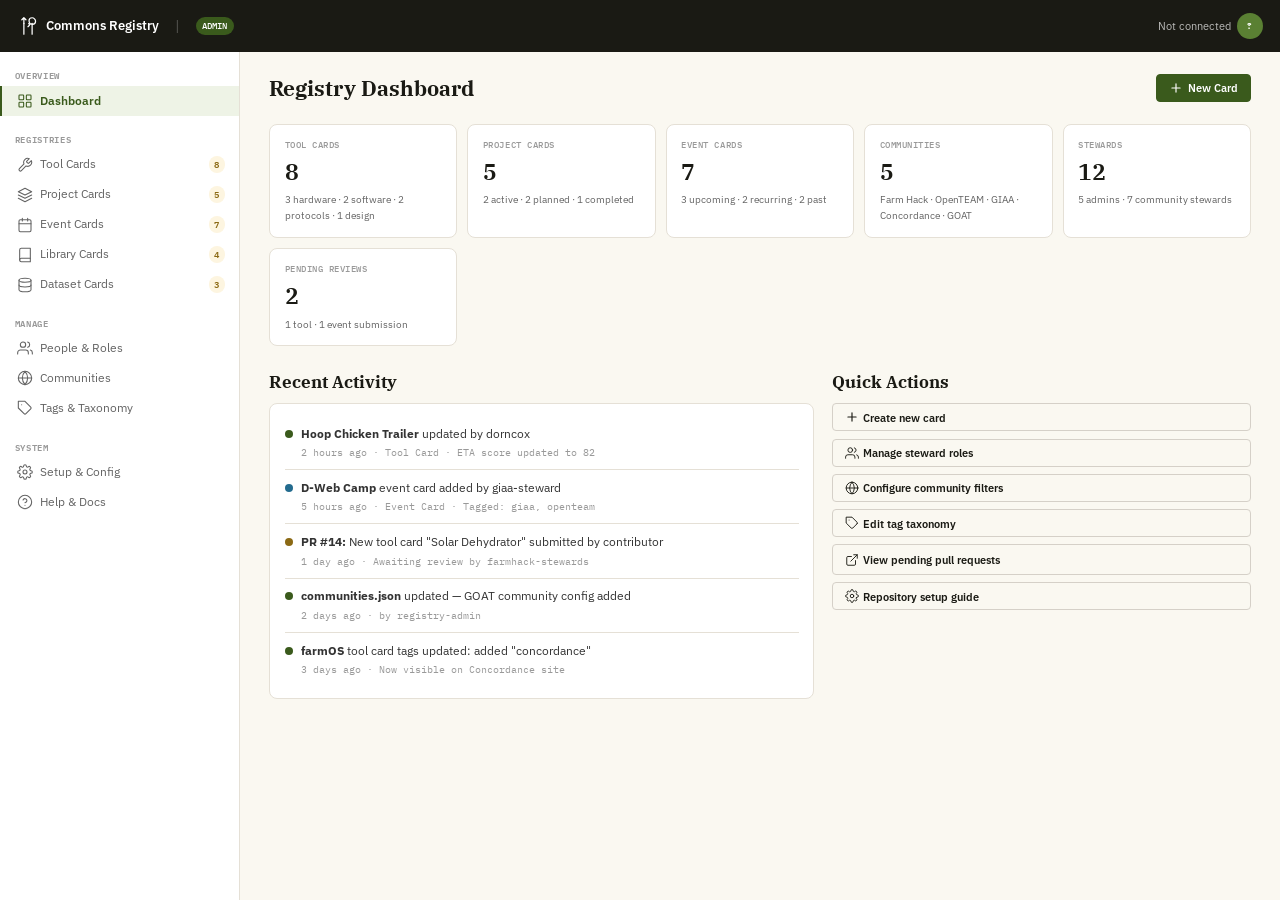
<file: commons-registry-admin.html>
<!DOCTYPE html>
<html lang="en">
<head>
<meta charset="UTF-8">
<meta name="viewport" content="width=device-width, initial-scale=1.0">
<title>Commons Card Registry — Admin Panel</title>
<link href="https://fonts.googleapis.com/css2?family=IBM+Plex+Mono:wght@400;500;600&family=IBM+Plex+Sans:wght@300;400;500;600;700&family=IBM+Plex+Serif:wght@400;600&display=swap" rel="stylesheet">
<style>
:root {
  --ink:#1a1a14; --text:#333; --muted:#636363; --subtle:#999;
  --border:#d5d0c8; --rule:#e5e0d6; --bg:#faf8f1; --surface:#fff;
  --olive:#3a5a1c; --olive-l:#5a8033; --olive-bg:#eef3e6;
  --earth:#8b6914; --earth-bg:#fdf5e0; --sky:#236b8e; --sky-bg:#e6f0f7;
  --rust:#7c4a1e; --red:#9e2b2b; --red-bg:#fce8e8;
  --f-sans:'IBM Plex Sans',sans-serif;
  --f-serif:'IBM Plex Serif',Georgia,serif;
  --f-mono:'IBM Plex Mono',monospace;
  --r:4px; --r-lg:8px; --ease:.2s cubic-bezier(.4,0,.2,1);
}
*,*::before,*::after{box-sizing:border-box;margin:0;padding:0}
html{font-size:14.5px;scroll-behavior:smooth}
body{font-family:var(--f-sans);color:var(--text);background:var(--bg);line-height:1.55;-webkit-font-smoothing:antialiased}
h1,h2,h3,h4{font-family:var(--f-serif);color:var(--ink);line-height:1.25}
a{color:var(--olive);text-decoration:none;transition:color var(--ease)}
a:hover{color:var(--olive-l)}
code,.mono{font-family:var(--f-mono);font-size:.88em}
.sr-only{position:absolute;width:1px;height:1px;overflow:hidden;clip:rect(0,0,0,0)}

/* ─── LAYOUT ─── */
.app{display:grid;grid-template-columns:240px 1fr;grid-template-rows:52px 1fr;min-height:100vh}
.topbar{grid-column:1/-1;background:var(--ink);color:#fff;display:flex;align-items:center;padding:0 1.2rem;gap:.8rem;position:sticky;top:0;z-index:100}
.topbar .brand{display:flex;align-items:center;gap:.45rem;color:#fff;font-weight:600;font-size:.88rem;text-decoration:none}
.topbar .brand svg{width:22px;height:22px}
.topbar .sep{color:rgba(255,255,255,.25);margin:0 .3rem}
.topbar .env{font-family:var(--f-mono);font-size:.65rem;background:var(--olive);padding:.12rem .45rem;border-radius:99px;font-weight:500}
.topbar .user-pill{margin-left:auto;display:flex;align-items:center;gap:.4rem;font-size:.78rem;color:rgba(255,255,255,.7)}
.topbar .user-pill .avatar{width:26px;height:26px;border-radius:50%;background:var(--olive-l);display:flex;align-items:center;justify-content:center;font-size:.65rem;font-weight:700;color:#fff}

.sidebar{background:var(--surface);border-right:1px solid var(--rule);padding:1rem 0;overflow-y:auto}
.sidebar .nav-section{margin-bottom:1rem}
.sidebar .nav-label{font-family:var(--f-mono);font-size:.6rem;text-transform:uppercase;letter-spacing:.08em;color:var(--subtle);padding:.2rem 1rem;font-weight:600}
.sidebar .nav-item{display:flex;align-items:center;gap:.5rem;padding:.4rem 1rem;font-size:.82rem;color:var(--muted);cursor:pointer;transition:all var(--ease);border-left:2px solid transparent}
.sidebar .nav-item:hover{background:var(--olive-bg);color:var(--ink)}
.sidebar .nav-item.active{background:var(--olive-bg);color:var(--olive);border-left-color:var(--olive);font-weight:600}
.sidebar .nav-item svg{width:16px;height:16px;flex-shrink:0}
.sidebar .nav-item .badge{margin-left:auto;font-family:var(--f-mono);font-size:.6rem;background:var(--earth-bg);color:var(--earth);padding:.1rem .35rem;border-radius:99px;font-weight:600}

.main{padding:1.5rem 2rem;overflow-y:auto}

/* ─── PAGE SECTIONS ─── */
.page{display:none}
.page.active{display:block}
.page-head{margin-bottom:1.5rem;display:flex;align-items:center;gap:1rem;flex-wrap:wrap}
.page-head h1{font-size:1.45rem}
.page-head .actions{margin-left:auto;display:flex;gap:.4rem}

/* ─── BUTTONS ─── */
.btn{display:inline-flex;align-items:center;gap:.3rem;padding:.38rem .85rem;font-family:var(--f-sans);font-weight:600;font-size:.78rem;border:1.5px solid transparent;border-radius:var(--r);cursor:pointer;transition:all var(--ease);white-space:nowrap}
.btn-fill{background:var(--ink);color:#fff;border-color:var(--ink)}
.btn-fill:hover{background:#333}
.btn-olive{background:var(--olive);color:#fff;border-color:var(--olive)}
.btn-olive:hover{background:var(--olive-l);border-color:var(--olive-l)}
.btn-ghost{background:transparent;color:var(--ink);border-color:var(--border)}
.btn-ghost:hover{border-color:var(--ink)}
.btn-danger{background:transparent;color:var(--red);border-color:var(--red)}
.btn-danger:hover{background:var(--red-bg)}
.btn svg{width:14px;height:14px}

/* ─── STAT CARDS ─── */
.stat-grid{display:grid;grid-template-columns:repeat(auto-fill,minmax(170px,1fr));gap:.7rem;margin-bottom:1.8rem}
.stat-card{background:var(--surface);border:1px solid var(--rule);border-radius:var(--r-lg);padding:.9rem 1rem}
.stat-card .stat-label{font-family:var(--f-mono);font-size:.6rem;text-transform:uppercase;letter-spacing:.06em;color:var(--subtle);font-weight:500;margin-bottom:.2rem}
.stat-card .stat-val{font-family:var(--f-serif);font-size:1.6rem;color:var(--ink);font-weight:600}
.stat-card .stat-sub{font-size:.72rem;color:var(--muted);margin-top:.1rem}

/* ─── TABLE ─── */
.tbl-wrap{background:var(--surface);border:1px solid var(--rule);border-radius:var(--r-lg);overflow:hidden}
.tbl-head{display:flex;align-items:center;gap:.6rem;padding:.7rem 1rem;border-bottom:1px solid var(--rule);flex-wrap:wrap}
.tbl-search{font-family:var(--f-sans);font-size:.82rem;padding:.3rem .6rem;border:1px solid var(--border);border-radius:var(--r);background:var(--bg);flex:1;max-width:320px;outline:none}
.tbl-search:focus{border-color:var(--olive)}
.chip{font-family:var(--f-mono);font-size:.65rem;font-weight:500;padding:.2rem .5rem;border:1px solid var(--border);border-radius:99px;background:transparent;color:var(--muted);cursor:pointer;transition:all var(--ease)}
.chip:hover{border-color:var(--olive);color:var(--olive)}
.chip.on{background:var(--ink);color:#fff;border-color:var(--ink)}
table{width:100%;border-collapse:collapse}
th{text-align:left;font-family:var(--f-mono);font-size:.65rem;text-transform:uppercase;letter-spacing:.06em;color:var(--subtle);font-weight:600;padding:.5rem 1rem;border-bottom:1px solid var(--rule);background:var(--bg)}
td{padding:.55rem 1rem;border-bottom:1px solid var(--rule);font-size:.84rem;vertical-align:top}
tr:last-child td{border-bottom:none}
tr:hover td{background:rgba(58,90,28,.03)}
.tag{font-family:var(--f-mono);font-size:.6rem;font-weight:500;padding:.1rem .4rem;border-radius:99px;border:1px solid var(--rule);color:var(--muted);display:inline-block;margin:.1rem .15rem .1rem 0}
.tag-olive{border-color:#c7d9b3;background:var(--olive-bg);color:var(--olive)}
.tag-earth{border-color:#e5d5a8;background:var(--earth-bg);color:var(--earth)}
.tag-sky{border-color:#b3d1e5;background:var(--sky-bg);color:var(--sky)}
.status{display:inline-flex;align-items:center;gap:.25rem;font-family:var(--f-mono);font-size:.65rem;font-weight:600;padding:.15rem .4rem;border-radius:99px}
.status-pub{background:var(--olive-bg);color:var(--olive)}
.status-draft{background:var(--earth-bg);color:var(--earth)}
.status-review{background:var(--sky-bg);color:var(--sky)}
.comm-badge{display:inline-flex;padding:.1rem .35rem;border-radius:99px;font-family:var(--f-mono);font-size:.58rem;font-weight:600;background:var(--bg);border:1px solid var(--rule);color:var(--muted);margin:.1rem .1rem}

/* ─── FORMS ─── */
.form-grid{display:grid;grid-template-columns:1fr 1fr;gap:1rem}
.form-group{margin-bottom:1rem}
.form-group.full{grid-column:1/-1}
.form-group label{display:block;font-family:var(--f-mono);font-size:.68rem;text-transform:uppercase;letter-spacing:.05em;color:var(--muted);font-weight:500;margin-bottom:.3rem}
.form-group input,.form-group select,.form-group textarea{width:100%;font-family:var(--f-sans);font-size:.84rem;padding:.45rem .65rem;border:1px solid var(--border);border-radius:var(--r);background:var(--surface);color:var(--ink);outline:none;transition:border-color var(--ease)}
.form-group input:focus,.form-group select:focus,.form-group textarea:focus{border-color:var(--olive)}
.form-group textarea{min-height:80px;resize:vertical;line-height:1.5}
.form-group .help{font-size:.72rem;color:var(--subtle);margin-top:.2rem}
.form-group .multi-check{display:flex;flex-wrap:wrap;gap:.4rem;margin-top:.2rem}
.form-group .multi-check label{display:inline-flex;align-items:center;gap:.25rem;font-size:.78rem;font-weight:400;text-transform:none;letter-spacing:0;color:var(--text);cursor:pointer}
.form-group .multi-check input[type="checkbox"]{width:auto;accent-color:var(--olive)}

/* ─── HELP BOX ─── */
.help-box{background:var(--earth-bg);border:1px solid #e5d5a8;border-radius:var(--r-lg);padding:1rem 1.2rem;margin-bottom:1.2rem;font-size:.84rem;line-height:1.6}
.help-box h4{font-size:.95rem;color:var(--earth);margin-bottom:.3rem}
.help-box code{background:rgba(0,0,0,.06);padding:.12rem .3rem;border-radius:3px;font-size:.8rem}
.help-box ol,.help-box ul{margin:.4rem 0 .4rem 1.1rem}
.help-box li{margin-bottom:.25rem}
.help-box a{color:var(--earth);font-weight:600}

.info-box{background:var(--sky-bg);border:1px solid #b3d1e5;border-radius:var(--r-lg);padding:1rem 1.2rem;margin-bottom:1.2rem;font-size:.84rem;line-height:1.6}
.info-box h4{font-size:.95rem;color:var(--sky);margin-bottom:.3rem}

/* ─── MODAL ─── */
.modal-overlay{display:none;position:fixed;inset:0;background:rgba(0,0,0,.45);z-index:200;align-items:center;justify-content:center}
.modal-overlay.open{display:flex}
.modal{background:var(--surface);border-radius:var(--r-lg);width:90%;max-width:720px;max-height:85vh;overflow-y:auto;box-shadow:0 12px 40px rgba(0,0,0,.2)}
.modal-head{display:flex;align-items:center;padding:1rem 1.2rem;border-bottom:1px solid var(--rule)}
.modal-head h3{flex:1}
.modal-head .close{background:none;border:none;font-size:1.2rem;cursor:pointer;color:var(--muted);padding:.2rem}
.modal-body{padding:1.2rem}
.modal-foot{display:flex;justify-content:flex-end;gap:.4rem;padding:.8rem 1.2rem;border-top:1px solid var(--rule);background:var(--bg)}

/* ─── ACTIVITY LOG ─── */
.activity-item{display:flex;gap:.6rem;padding:.6rem 0;border-bottom:1px solid var(--rule);font-size:.82rem}
.activity-item:last-child{border-bottom:none}
.activity-dot{width:8px;height:8px;border-radius:50%;margin-top:.35rem;flex-shrink:0}
.dot-green{background:var(--olive)}
.dot-amber{background:var(--earth)}
.dot-blue{background:var(--sky)}
.activity-item .time{font-family:var(--f-mono);font-size:.68rem;color:var(--subtle);margin-top:.15rem}

/* ─── RESPONSIVE ─── */
@media(max-width:860px){
  .app{grid-template-columns:1fr}
  .sidebar{display:none}
  .form-grid{grid-template-columns:1fr}
}
</style>
</head>
<body>

<!-- ─── SVG ICONS ─── -->
<svg xmlns="http://www.w3.org/2000/svg" style="display:none">
  <symbol id="i-logo" viewBox="0 0 32 32" fill="none" stroke="currentColor" stroke-width="1.8" stroke-linecap="round" stroke-linejoin="round"><path d="M10 4v8M10 4l-3 3M10 4l3 3"/><path d="M10 12v16"/><path d="M22 4c-2.5 0-4.5 2-4.5 4.5 0 1 .3 1.9.8 2.7l-1.3 1.3 1.5 1.5 1.3-1.3c.8.5 1.7.8 2.7.8 2.5 0 4.5-2 4.5-4.5S24.5 4 22 4z"/><path d="M18 15l-2 2"/><path d="M22 12v16"/></symbol>
  <symbol id="i-dash" viewBox="0 0 24 24" fill="none" stroke="currentColor" stroke-width="1.6" stroke-linecap="round" stroke-linejoin="round"><rect x="3" y="3" width="7" height="7" rx="1"/><rect x="14" y="3" width="7" height="7" rx="1"/><rect x="14" y="14" width="7" height="7" rx="1"/><rect x="3" y="14" width="7" height="7" rx="1"/></symbol>
  <symbol id="i-tool" viewBox="0 0 24 24" fill="none" stroke="currentColor" stroke-width="1.6" stroke-linecap="round" stroke-linejoin="round"><path d="M14.7 6.3a1 1 0 000 1.4l1.6 1.6a1 1 0 001.4 0l3.77-3.77a6 6 0 01-7.94 7.94l-6.91 6.91a2.12 2.12 0 01-3-3l6.91-6.91a6 6 0 017.94-7.94l-3.76 3.76z"/></symbol>
  <symbol id="i-proj" viewBox="0 0 24 24" fill="none" stroke="currentColor" stroke-width="1.6" stroke-linecap="round" stroke-linejoin="round"><polygon points="12,2 2,7 12,12 22,7"/><polyline points="2,17 12,22 22,17"/><polyline points="2,12 12,17 22,12"/></symbol>
  <symbol id="i-cal" viewBox="0 0 24 24" fill="none" stroke="currentColor" stroke-width="1.6" stroke-linecap="round" stroke-linejoin="round"><rect x="3" y="4" width="18" height="18" rx="2"/><path d="M16 2v4M8 2v4M3 10h18"/></symbol>
  <symbol id="i-book" viewBox="0 0 24 24" fill="none" stroke="currentColor" stroke-width="1.6" stroke-linecap="round" stroke-linejoin="round"><path d="M4 19.5A2.5 2.5 0 016.5 17H20"/><path d="M6.5 2H20v20H6.5A2.5 2.5 0 014 19.5v-15A2.5 2.5 0 016.5 2z"/></symbol>
  <symbol id="i-data" viewBox="0 0 24 24" fill="none" stroke="currentColor" stroke-width="1.6" stroke-linecap="round" stroke-linejoin="round"><ellipse cx="12" cy="5" rx="9" ry="3"/><path d="M21 12c0 1.66-4 3-9 3s-9-1.34-9-3"/><path d="M3 5v14c0 1.66 4 3 9 3s9-1.34 9-3V5"/></symbol>
  <symbol id="i-users" viewBox="0 0 24 24" fill="none" stroke="currentColor" stroke-width="1.6" stroke-linecap="round" stroke-linejoin="round"><path d="M17 21v-2a4 4 0 00-4-4H5a4 4 0 00-4 4v2"/><circle cx="9" cy="7" r="4"/><path d="M23 21v-2a4 4 0 00-3-3.87"/><path d="M16 3.13a4 4 0 010 7.75"/></symbol>
  <symbol id="i-globe" viewBox="0 0 24 24" fill="none" stroke="currentColor" stroke-width="1.6" stroke-linecap="round" stroke-linejoin="round"><circle cx="12" cy="12" r="10"/><path d="M2 12h20"/><path d="M12 2a15.3 15.3 0 014 10 15.3 15.3 0 01-4 10 15.3 15.3 0 01-4-10 15.3 15.3 0 014-10z"/></symbol>
  <symbol id="i-gear" viewBox="0 0 24 24" fill="none" stroke="currentColor" stroke-width="1.6" stroke-linecap="round" stroke-linejoin="round"><circle cx="12" cy="12" r="3"/><path d="M19.4 15a1.65 1.65 0 00.33 1.82l.06.06a2 2 0 01-2.83 2.83l-.06-.06a1.65 1.65 0 00-1.82-.33 1.65 1.65 0 00-1 1.51V21a2 2 0 01-4 0v-.09A1.65 1.65 0 009 19.4a1.65 1.65 0 00-1.82.33l-.06.06a2 2 0 01-2.83-2.83l.06-.06A1.65 1.65 0 004.68 15a1.65 1.65 0 00-1.51-1H3a2 2 0 010-4h.09A1.65 1.65 0 004.6 9a1.65 1.65 0 00-.33-1.82l-.06-.06a2 2 0 012.83-2.83l.06.06A1.65 1.65 0 009 4.68a1.65 1.65 0 001-1.51V3a2 2 0 014 0v.09a1.65 1.65 0 001 1.51 1.65 1.65 0 001.82-.33l.06-.06a2 2 0 012.83 2.83l-.06.06A1.65 1.65 0 0019.4 9a1.65 1.65 0 001.51 1H21a2 2 0 010 4h-.09a1.65 1.65 0 00-1.51 1z"/></symbol>
  <symbol id="i-help" viewBox="0 0 24 24" fill="none" stroke="currentColor" stroke-width="1.6" stroke-linecap="round" stroke-linejoin="round"><circle cx="12" cy="12" r="10"/><path d="M9.09 9a3 3 0 015.83 1c0 2-3 3-3 3"/><line x1="12" y1="17" x2="12.01" y2="17"/></symbol>
  <symbol id="i-plus" viewBox="0 0 24 24" fill="none" stroke="currentColor" stroke-width="2" stroke-linecap="round"><line x1="12" y1="5" x2="12" y2="19"/><line x1="5" y1="12" x2="19" y2="12"/></symbol>
  <symbol id="i-edit" viewBox="0 0 24 24" fill="none" stroke="currentColor" stroke-width="1.6" stroke-linecap="round" stroke-linejoin="round"><path d="M11 4H4a2 2 0 00-2 2v14a2 2 0 002 2h14a2 2 0 002-2v-7"/><path d="M18.5 2.5a2.121 2.121 0 013 3L12 15l-4 1 1-4 9.5-9.5z"/></symbol>
  <symbol id="i-ext" viewBox="0 0 24 24" fill="none" stroke="currentColor" stroke-width="1.6" stroke-linecap="round" stroke-linejoin="round"><path d="M18 13v6a2 2 0 01-2 2H5a2 2 0 01-2-2V8a2 2 0 012-2h6"/><polyline points="15,3 21,3 21,9"/><line x1="10" y1="14" x2="21" y2="3"/></symbol>
  <symbol id="i-tag" viewBox="0 0 24 24" fill="none" stroke="currentColor" stroke-width="1.6" stroke-linecap="round" stroke-linejoin="round"><path d="M20.59 13.41l-7.17 7.17a2 2 0 01-2.83 0L2 12V2h10l8.59 8.59a2 2 0 010 2.82z"/><line x1="7" y1="7" x2="7.01" y2="7"/></symbol>
</svg>

<!-- ─── APP SHELL ─── -->
<div class="app">

  <!-- TOPBAR -->
  <div class="topbar">
    <a class="brand" href="#"><svg><use href="#i-logo"/></svg> Commons Registry</a>
    <span class="sep">|</span>
    <span class="env">ADMIN</span>
    <div class="user-pill">
      <span id="user-name">Not connected</span>
      <div class="avatar" id="user-avatar">?</div>
    </div>
  </div>

  <!-- SIDEBAR -->
  <div class="sidebar">
    <div class="nav-section">
      <div class="nav-label">Overview</div>
      <div class="nav-item active" onclick="showPage('dashboard')"><svg><use href="#i-dash"/></svg> Dashboard</div>
    </div>
    <div class="nav-section">
      <div class="nav-label">Registries</div>
      <div class="nav-item" onclick="showPage('tools')"><svg><use href="#i-tool"/></svg> Tool Cards <span class="badge" id="n-tools">8</span></div>
      <div class="nav-item" onclick="showPage('projects')"><svg><use href="#i-proj"/></svg> Project Cards <span class="badge" id="n-proj">5</span></div>
      <div class="nav-item" onclick="showPage('events')"><svg><use href="#i-cal"/></svg> Event Cards <span class="badge" id="n-ev">7</span></div>
      <div class="nav-item" onclick="showPage('library')"><svg><use href="#i-book"/></svg> Library Cards <span class="badge" id="n-lib">4</span></div>
      <div class="nav-item" onclick="showPage('datasets')"><svg><use href="#i-data"/></svg> Dataset Cards <span class="badge" id="n-ds">3</span></div>
    </div>
    <div class="nav-section">
      <div class="nav-label">Manage</div>
      <div class="nav-item" onclick="showPage('people')"><svg><use href="#i-users"/></svg> People &amp; Roles</div>
      <div class="nav-item" onclick="showPage('communities')"><svg><use href="#i-globe"/></svg> Communities</div>
      <div class="nav-item" onclick="showPage('tags')"><svg><use href="#i-tag"/></svg> Tags &amp; Taxonomy</div>
    </div>
    <div class="nav-section">
      <div class="nav-label">System</div>
      <div class="nav-item" onclick="showPage('setup')"><svg><use href="#i-gear"/></svg> Setup &amp; Config</div>
      <div class="nav-item" onclick="showPage('help')"><svg><use href="#i-help"/></svg> Help &amp; Docs</div>
    </div>
  </div>

  <!-- MAIN CONTENT AREA -->
  <div class="main">

    <!-- ════ DASHBOARD ════ -->
    <div class="page active" id="p-dashboard">
      <div class="page-head">
        <h1>Registry Dashboard</h1>
        <div class="actions">
          <button class="btn btn-olive" onclick="openNewCard()"><svg><use href="#i-plus"/></svg> New Card</button>
        </div>
      </div>

      <div class="stat-grid">
        <div class="stat-card"><div class="stat-label">Tool Cards</div><div class="stat-val">8</div><div class="stat-sub">3 hardware · 2 software · 2 protocols · 1 design</div></div>
        <div class="stat-card"><div class="stat-label">Project Cards</div><div class="stat-val">5</div><div class="stat-sub">2 active · 2 planned · 1 completed</div></div>
        <div class="stat-card"><div class="stat-label">Event Cards</div><div class="stat-val">7</div><div class="stat-sub">3 upcoming · 2 recurring · 2 past</div></div>
        <div class="stat-card"><div class="stat-label">Communities</div><div class="stat-val">5</div><div class="stat-sub">Farm Hack · OpenTEAM · GIAA · Concordance · GOAT</div></div>
        <div class="stat-card"><div class="stat-label">Stewards</div><div class="stat-val">12</div><div class="stat-sub">5 admins · 7 community stewards</div></div>
        <div class="stat-card"><div class="stat-label">Pending Reviews</div><div class="stat-val">2</div><div class="stat-sub">1 tool · 1 event submission</div></div>
      </div>

      <div style="display:grid;grid-template-columns:1.3fr 1fr;gap:1.2rem;">
        <div>
          <h3 style="margin-bottom:.7rem;">Recent Activity</h3>
          <div style="background:var(--surface);border:1px solid var(--rule);border-radius:var(--r-lg);padding:.8rem 1rem;">
            <div class="activity-item"><div class="activity-dot dot-green"></div><div><strong>Hoop Chicken Trailer</strong> updated by dorncox<div class="time">2 hours ago · Tool Card · ETA score updated to 82</div></div></div>
            <div class="activity-item"><div class="activity-dot dot-blue"></div><div><strong>D-Web Camp</strong> event card added by giaa-steward<div class="time">5 hours ago · Event Card · Tagged: giaa, openteam</div></div></div>
            <div class="activity-item"><div class="activity-dot dot-amber"></div><div><strong>PR #14:</strong> New tool card "Solar Dehydrator" submitted by contributor<div class="time">1 day ago · Awaiting review by farmhack-stewards</div></div></div>
            <div class="activity-item"><div class="activity-dot dot-green"></div><div><strong>communities.json</strong> updated — GOAT community config added<div class="time">2 days ago · by registry-admin</div></div></div>
            <div class="activity-item"><div class="activity-dot dot-green"></div><div><strong>farmOS</strong> tool card tags updated: added "concordance"<div class="time">3 days ago · Now visible on Concordance site</div></div></div>
          </div>
        </div>
        <div>
          <h3 style="margin-bottom:.7rem;">Quick Actions</h3>
          <div style="display:flex;flex-direction:column;gap:.5rem;">
            <button class="btn btn-ghost" style="justify-content:flex-start;" onclick="openNewCard()"><svg><use href="#i-plus"/></svg> Create new card</button>
            <button class="btn btn-ghost" style="justify-content:flex-start;" onclick="showPage('people')"><svg><use href="#i-users"/></svg> Manage steward roles</button>
            <button class="btn btn-ghost" style="justify-content:flex-start;" onclick="showPage('communities')"><svg><use href="#i-globe"/></svg> Configure community filters</button>
            <button class="btn btn-ghost" style="justify-content:flex-start;" onclick="showPage('tags')"><svg><use href="#i-tag"/></svg> Edit tag taxonomy</button>
            <a class="btn btn-ghost" style="justify-content:flex-start;" href="https://github.com" target="_blank"><svg><use href="#i-ext"/></svg> View pending pull requests</a>
            <button class="btn btn-ghost" style="justify-content:flex-start;" onclick="showPage('setup')"><svg><use href="#i-gear"/></svg> Repository setup guide</button>
          </div>
        </div>
      </div>
    </div>

    <!-- ════ TOOLS REGISTRY ════ -->
    <div class="page" id="p-tools">
      <div class="page-head">
        <h1>Tool Cards</h1>
        <div class="actions">
          <button class="btn btn-olive" onclick="openNewCard('tool')"><svg><use href="#i-plus"/></svg> New Tool</button>
        </div>
      </div>
      <div class="tbl-wrap">
        <div class="tbl-head">
          <input class="tbl-search" placeholder="Search tools..." oninput="filterTable(this,'tools-tbl')">
          <button class="chip on" onclick="filterType(this,'all','tools-tbl')">All</button>
          <button class="chip" onclick="filterType(this,'hardware','tools-tbl')">Hardware</button>
          <button class="chip" onclick="filterType(this,'software','tools-tbl')">Software</button>
          <button class="chip" onclick="filterType(this,'protocol','tools-tbl')">Protocol</button>
          <button class="chip" onclick="filterType(this,'design','tools-tbl')">Design</button>
        </div>
        <table id="tools-tbl">
          <thead><tr><th>Tool</th><th>Type</th><th>Communities</th><th>Tags</th><th>Status</th><th>ETA</th><th></th></tr></thead>
          <tbody>
            <tr data-type="hardware"><td><strong>Hoop Chicken Trailer</strong><br><span style="color:var(--muted);font-size:.78rem;">Pastured Poultry Egg Mobile</span></td><td><span class="tag tag-olive">hardware</span></td><td><span class="comm-badge">FH</span><span class="comm-badge">GIAA</span><span class="comm-badge">OT</span></td><td><span class="tag">open-hardware</span><span class="tag">repairable</span></td><td><span class="status status-pub">Published</span></td><td>82</td><td><button class="btn btn-ghost" onclick="openEditor('tool','hoop-chicken-trailer')"><svg><use href="#i-edit"/></svg></button></td></tr>
            <tr data-type="hardware"><td><strong>Walk-In Cooler</strong><br><span style="color:var(--muted);font-size:.78rem;">Post-Harvest Cold Storage</span></td><td><span class="tag tag-olive">hardware</span></td><td><span class="comm-badge">FH</span></td><td><span class="tag">open-hardware</span><span class="tag">post-harvest</span></td><td><span class="status status-pub">Published</span></td><td>71</td><td><button class="btn btn-ghost" onclick="openEditor('tool','walk-in-cooler')"><svg><use href="#i-edit"/></svg></button></td></tr>
            <tr data-type="hardware"><td><strong>Reemay Robot</strong><br><span style="color:var(--muted);font-size:.78rem;">Arduino Row Cover Automation</span></td><td><span class="tag tag-olive">hardware</span></td><td><span class="comm-badge">FH</span></td><td><span class="tag">arduino</span><span class="tag">prototype</span></td><td><span class="status status-draft">Draft</span></td><td>—</td><td><button class="btn btn-ghost" onclick="openEditor('tool','reemay-robot')"><svg><use href="#i-edit"/></svg></button></td></tr>
            <tr data-type="software"><td><strong>farmOS</strong><br><span style="color:var(--muted);font-size:.78rem;">Farm Management Platform</span></td><td><span class="tag tag-sky">software</span></td><td><span class="comm-badge">FH</span><span class="comm-badge">OT</span><span class="comm-badge">AKC</span></td><td><span class="tag">open-source</span><span class="tag">data-sovereignty</span></td><td><span class="status status-pub">Published</span></td><td>90</td><td><button class="btn btn-ghost" onclick="openEditor('tool','farmos')"><svg><use href="#i-edit"/></svg></button></td></tr>
            <tr data-type="protocol"><td><strong>Talk to Your Tools</strong><br><span style="color:var(--muted);font-size:.78rem;">Technological Terroir Documentation</span></td><td><span class="tag tag-earth">protocol</span></td><td><span class="comm-badge">AKC</span><span class="comm-badge">FH</span></td><td><span class="tag">concordance</span><span class="tag">documentation</span></td><td><span class="status status-pub">Published</span></td><td>—</td><td><button class="btn btn-ghost" onclick="openEditor('tool','talk-tools')"><svg><use href="#i-edit"/></svg></button></td></tr>
            <tr data-type="design"><td><strong>Ethical Technology Assessment</strong><br><span style="color:var(--muted);font-size:.78rem;">Participatory Evaluation Framework</span></td><td><span class="tag" style="border-color:#d4a8a8;background:#fdf0f0;color:var(--rust);">design</span></td><td><span class="comm-badge">GIAA</span><span class="comm-badge">FH</span><span class="comm-badge">OT</span></td><td><span class="tag">ethics</span><span class="tag">framework</span></td><td><span class="status status-pub">Published</span></td><td>—</td><td><button class="btn btn-ghost" onclick="openEditor('tool','eta')"><svg><use href="#i-edit"/></svg></button></td></tr>
          </tbody>
        </table>
      </div>
    </div>

    <!-- ════ SETUP & CONFIG ════ -->
    <div class="page" id="p-setup">
      <div class="page-head"><h1>Setup &amp; Configuration</h1></div>

      <div class="help-box">
        <h4>&#9881; Step 1: Connect to GitHub Repository</h4>
        <p>The admin panel reads and writes card data via the GitHub API. You need a <strong>Personal Access Token</strong> (PAT) with <code>repo</code> scope, or connect via OAuth (for production).</p>
        <ol>
          <li>Go to <a href="https://github.com/settings/tokens" target="_blank">GitHub Settings → Developer Settings → Personal Access Tokens</a></li>
          <li>Click <strong>Generate new token (classic)</strong></li>
          <li>Name it <code>commons-registry-admin</code></li>
          <li>Select scope: <code>repo</code> (full control of private repositories)</li>
          <li>Copy the token and paste it below</li>
        </ol>
      </div>

      <div style="background:var(--surface);border:1px solid var(--rule);border-radius:var(--r-lg);padding:1.2rem;margin-bottom:1.2rem;">
        <div class="form-grid">
          <div class="form-group"><label>GitHub Token</label><input type="password" id="gh-token" placeholder="ghp_xxxxxxxxxxxxxxxxxxxx"><div class="help">Stored in browser session only. Cleared on tab close.</div></div>
          <div class="form-group"><label>Repository</label><input type="text" id="gh-repo" value="dornawcox/commons-registry" placeholder="owner/repo"><div class="help">The GitHub repo where registry data lives.</div></div>
          <div class="form-group"><label>Branch</label><input type="text" id="gh-branch" value="main"></div>
          <div class="form-group" style="display:flex;align-items:flex-end;"><button class="btn btn-olive" onclick="testConnection()">Test Connection</button></div>
        </div>
        <div id="conn-result" style="margin-top:.6rem;font-size:.82rem;"></div>
      </div>

      <div class="help-box">
        <h4>&#128274; Step 2: Set Up Branch Protection</h4>
        <p>Protect the <code>main</code> branch so that contributors must submit pull requests, and only stewards can approve.</p>
        <ol>
          <li>Go to <strong>Repository Settings → Branches → Add branch protection rule</strong></li>
          <li>Branch name pattern: <code>main</code></li>
          <li>Enable: <strong>Require pull request reviews before merging</strong> (1 approval)</li>
          <li>Enable: <strong>Require review from Code Owners</strong></li>
          <li>Enable: <strong>Require status checks to pass</strong> (select the <code>validate</code> workflow)</li>
          <li>Click <strong>Create</strong></li>
        </ol>
        <p><em>Note: Registry Admins can bypass protection for urgent fixes via "Allow specified actors to bypass."</em></p>
      </div>

      <div class="help-box">
        <h4>&#128101; Step 3: Create GitHub Teams</h4>
        <p>Teams map to community steward roles. Each team gets write access to the registry repo.</p>
        <ol>
          <li>Go to your <strong>GitHub Organization → Teams → New Team</strong></li>
          <li>Create teams: <code>registry-admins</code>, <code>farmhack-stewards</code>, <code>openteam-stewards</code>, <code>giaa-stewards</code>, <code>concordance-stewards</code></li>
          <li>Add members to each team</li>
          <li>Grant each team <strong>Write</strong> access to the <code>commons-registry</code> repo</li>
        </ol>
      </div>

      <div class="help-box">
        <h4>&#128196; Step 4: Add CODEOWNERS File</h4>
        <p>Create <code>.github/CODEOWNERS</code> in the repo root. This controls who must review changes to each data file:</p>
        <pre style="background:rgba(0,0,0,.06);padding:.6rem;border-radius:var(--r);font-size:.78rem;overflow-x:auto;margin-top:.4rem;"><code># Commons Registry CODEOWNERS
# Changes to these files require approval from the listed teams

data/tools.json          @org/farmhack-stewards @org/openteam-stewards
data/projects.json       @org/openteam-stewards @org/giaa-stewards
data/events.json         @org/farmhack-stewards @org/giaa-stewards @org/openteam-stewards
data/library.json        @org/concordance-stewards @org/openteam-stewards
data/datasets.json       @org/concordance-stewards @org/openteam-stewards
data/organizations.json  @org/registry-admins
data/people.json         @org/registry-admins
data/communities.json    @org/registry-admins
data/tags.json           @org/registry-admins
schemas/*                @org/registry-admins</code></pre>
      </div>

      <div class="help-box">
        <h4>&#9989; Step 5: Add Validation Workflow</h4>
        <p>Create <code>.github/workflows/validate.yml</code> to automatically check JSON validity on every push and PR:</p>
        <pre style="background:rgba(0,0,0,.06);padding:.6rem;border-radius:var(--r);font-size:.78rem;overflow-x:auto;margin-top:.4rem;"><code>name: Validate Registry Data
on: [push, pull_request]
jobs:
  validate:
    runs-on: ubuntu-latest
    steps:
      - uses: actions/checkout@v4
      - name: Validate JSON
        run: |
          for f in data/*.json; do
            python -m json.tool "$f" > /dev/null || exit 1
            echo "✓ $f is valid JSON"
          done
      - name: Check required fields
        run: |
          python3 -c "
          import json, sys
          for fname in ['tools','projects','events','library','datasets']:
            with open(f'data/{fname}.json') as f:
              cards = json.load(f)
            for c in cards:
              for field in ['id','type','title','communities','tags']:
                if field not in c:
                  print(f'ERROR: {fname}.json card missing {field}: {c.get(\"id\",\"unknown\")}')
                  sys.exit(1)
          print('✓ All required fields present')
          "</code></pre>
      </div>

      <div class="info-box">
        <h4>&#128279; Step 6: Enable GitHub Pages</h4>
        <p>This makes the JSON data files accessible as static URLs that any community site can fetch.</p>
        <ol>
          <li>Go to <strong>Repository Settings → Pages</strong></li>
          <li>Source: <strong>Deploy from a branch</strong></li>
          <li>Branch: <code>main</code>, folder: <code>/ (root)</code></li>
          <li>Click <strong>Save</strong></li>
        </ol>
        <p>After ~1 minute, your data is live at:<br><code>https://dornawcox.github.io/commons-registry/data/tools.json</code></p>
        <p>Community sites fetch this URL to display cards. No API keys needed for reading — it's public.</p>
      </div>

      <div class="info-box">
        <h4>&#127760; Step 7: Add Community Sites (Consumer Setup)</h4>
        <p>Each community website includes a small JavaScript snippet to fetch and display cards. Copy this into any GitHub Pages site:</p>
        <pre style="background:rgba(0,0,0,.06);padding:.6rem;border-radius:var(--r);font-size:.78rem;overflow-x:auto;margin-top:.4rem;"><code>const REGISTRY = 'https://dornawcox.github.io/commons-registry/data';
const MY_COMMUNITY = 'farmhack'; // change per site

async function loadCards(type) {
  const res = await fetch(`${REGISTRY}/${type}.json`);
  const all = await res.json();
  return all.filter(c => c.communities.includes(MY_COMMUNITY));
}

// Load tools, render into page
loadCards('tools').then(tools => {
  const grid = document.getElementById('tool-grid');
  tools.forEach(t => {
    grid.innerHTML += `
      &lt;div class="card"&gt;
        &lt;h3&gt;${t.title}&lt;/h3&gt;
        &lt;p&gt;${t.description}&lt;/p&gt;
        &lt;div&gt;${t.tags.map(tag =>
          '&lt;span class="tag"&gt;'+tag+'&lt;/span&gt;').join('')}
        &lt;/div&gt;
      &lt;/div&gt;`;
  });
});</code></pre>
      </div>
    </div>

    <!-- ════ PEOPLE & ROLES ════ -->
    <div class="page" id="p-people">
      <div class="page-head"><h1>People &amp; Roles</h1><div class="actions"><button class="btn btn-olive" onclick="openNewCard('person')"><svg><use href="#i-plus"/></svg> Add Person</button></div></div>
      <div class="info-box"><h4>How roles work</h4><p>Roles in <code>people.json</code> define who can do what in the admin panel. GitHub Teams enforce the same roles at the repository level via CODEOWNERS. Each person's Hylo profile provides their rich community identity.</p></div>
      <div class="tbl-wrap">
        <table>
          <thead><tr><th>Person</th><th>GitHub</th><th>Roles</th><th>Communities</th><th>Hylo Profile</th><th></th></tr></thead>
          <tbody>
            <tr><td><strong>Dorn Cox</strong><br><span style="color:var(--muted);font-size:.78rem;">Wolfe's Neck / Farm Hack</span></td><td><code>dorncox</code></td><td><span class="status status-pub">Admin</span> <span class="status status-pub">Steward</span></td><td><span class="comm-badge">FH</span><span class="comm-badge">OT</span><span class="comm-badge">GIAA</span></td><td><a href="https://www.hylo.com/members/dorncox" target="_blank">View →</a></td><td><button class="btn btn-ghost"><svg><use href="#i-edit"/></svg></button></td></tr>
            <tr><td><strong>Kristen Loria</strong><br><span style="color:var(--muted);font-size:.78rem;">Farm Hack Community</span></td><td><code>kristen-loria</code></td><td><span class="status status-pub">Steward</span></td><td><span class="comm-badge">FH</span></td><td><a href="#" target="_blank">View →</a></td><td><button class="btn btn-ghost"><svg><use href="#i-edit"/></svg></button></td></tr>
            <tr><td><strong>GIAA Secretariat</strong><br><span style="color:var(--muted);font-size:.78rem;">Grassroots Innovations Assembly</span></td><td><code>giaa-admin</code></td><td><span class="status status-pub">Steward</span> <span class="status status-review">Reviewer</span></td><td><span class="comm-badge">GIAA</span></td><td><a href="#" target="_blank">View →</a></td><td><button class="btn btn-ghost"><svg><use href="#i-edit"/></svg></button></td></tr>
          </tbody>
        </table>
      </div>
    </div>

    <!-- ════ COMMUNITIES ════ -->
    <div class="page" id="p-communities">
      <div class="page-head"><h1>Communities</h1><div class="actions"><button class="btn btn-olive"><svg><use href="#i-plus"/></svg> Add Community</button></div></div>
      <div class="info-box"><h4>How communities work</h4><p>Each community defines a filter configuration. When a community site loads cards from the registry, it filters by its community ID. Adding a community ID tag to a card makes it appear on that community's site. Stewards curate which cards belong to their community.</p></div>
      <div class="tbl-wrap">
        <table>
          <thead><tr><th>Community</th><th>ID</th><th>Card Types</th><th>Stewards</th><th>Hylo Group</th><th>Hub URL</th></tr></thead>
          <tbody>
            <tr><td><strong>Farm Hack</strong></td><td><code>farmhack</code></td><td>tool, event, library, project</td><td>dorncox, kristen-loria</td><td><a href="https://www.hylo.com/groups/farmhack" target="_blank">Hylo →</a></td><td><a href="#" target="_blank">Site →</a></td></tr>
            <tr><td><strong>OpenTEAM</strong></td><td><code>openteam</code></td><td>tool, project, dataset, event, library</td><td>dorncox, openteam-admin</td><td><a href="https://www.hylo.com/groups/openteam" target="_blank">Hylo →</a></td><td><a href="https://dornawcox.github.io/Test-37/" target="_blank">Site →</a></td></tr>
            <tr><td><strong>GIAA</strong></td><td><code>giaa</code></td><td>project, event, tool, library</td><td>giaa-admin</td><td><a href="#" target="_blank">Hylo →</a></td><td><a href="https://www.gia-agroecology.org/" target="_blank">Site →</a></td></tr>
            <tr><td><strong>Concordance</strong></td><td><code>concordance</code></td><td>tool, library, dataset</td><td>concordance-steward</td><td><a href="#" target="_blank">Hylo →</a></td><td><a href="https://agricultural-knowledge-concordance.github.io/Ag-Knowledge-Concordance/" target="_blank">Site →</a></td></tr>
            <tr><td><strong>GOAT</strong></td><td><code>goat</code></td><td>tool, event, project</td><td>goat-admin</td><td>—</td><td><a href="https://forum.goatech.org" target="_blank">Forum →</a></td></tr>
          </tbody>
        </table>
      </div>
    </div>

    <!-- ════ HELP & DOCS ════ -->
    <div class="page" id="p-help">
      <div class="page-head"><h1>Help &amp; Documentation</h1></div>

      <div class="help-box">
        <h4>How the Registry Works</h4>
        <p>The Commons Card Registry is a single GitHub repository containing JSON data files. Each file holds an array of cards (tools, projects, events, etc.). Community websites fetch these files and filter by their community tags to display relevant content.</p>
        <p><strong>No one needs to know Git.</strong> The admin panel reads and writes JSON through the GitHub API. Changes appear on all community sites within ~1 minute (the time it takes GitHub Pages to rebuild).</p>
      </div>

      <div class="help-box">
        <h4>Creating a New Card</h4>
        <ol>
          <li>Click <strong>"New Card"</strong> and select the card type</li>
          <li>Fill in the required fields (title, description, tags, communities)</li>
          <li>Click <strong>"Save"</strong> — if you're a steward, it commits directly; if you're a contributor, it creates a pull request for review</li>
          <li>The card appears on all community sites that match its community tags</li>
        </ol>
      </div>

      <div class="help-box">
        <h4>Making a Card Appear on Multiple Sites</h4>
        <p>Add community IDs to the card's <code>communities</code> array. For example, a tool tagged <code>["farmhack", "giaa", "openteam"]</code> will appear on all three sites. Only stewards of a community can add/remove that community's tag.</p>
      </div>

      <div class="help-box">
        <h4>The "Browse All Communities" Toggle</h4>
        <p>Every community site includes a toggle that lets visitors see cards from all communities, not just their own. This promotes cross-pollination while keeping the default view curated and focused.</p>
      </div>

      <div class="info-box">
        <h4>API Reference: GitHub Contents API</h4>
        <p>The admin panel uses these GitHub API endpoints:</p>
        <p><strong>Read:</strong> <code>GET /repos/{owner}/{repo}/contents/data/{file}.json</code></p>
        <p><strong>Write:</strong> <code>PUT /repos/{owner}/{repo}/contents/data/{file}.json</code> (include <code>sha</code> from read, <code>content</code> as base64, <code>message</code> as commit message)</p>
        <p><strong>Create PR:</strong> <code>POST /repos/{owner}/{repo}/pulls</code> (first create a branch with <code>POST /repos/{owner}/{repo}/git/refs</code>)</p>
        <p><strong>Auth:</strong> Include header <code>Authorization: Bearer {token}</code> on all requests.</p>
      </div>
    </div>

    <!-- Placeholder pages for other sections -->
    <div class="page" id="p-projects"><div class="page-head"><h1>Project Cards</h1><div class="actions"><button class="btn btn-olive" onclick="openNewCard('project')"><svg><use href="#i-plus"/></svg> New Project</button></div></div><p style="color:var(--muted);">Project cards follow the same pattern as tool cards. Filtered by project_type: collabathon, pilot, working-group, research.</p></div>
    <div class="page" id="p-events"><div class="page-head"><h1>Event Cards</h1><div class="actions"><button class="btn btn-olive" onclick="openNewCard('event')"><svg><use href="#i-plus"/></svg> New Event</button></div></div><p style="color:var(--muted);">Event cards include date_start, date_end, location, virtual flag, and registration_url. Shared across community calendars.</p></div>
    <div class="page" id="p-library"><div class="page-head"><h1>Library Cards</h1><div class="actions"><button class="btn btn-olive" onclick="openNewCard('library')"><svg><use href="#i-plus"/></svg> New Resource</button></div></div><p style="color:var(--muted);">Library cards cover books, papers, frameworks, reports, videos, and datasets. Filtered by media_type and topics.</p></div>
    <div class="page" id="p-datasets"><div class="page-head"><h1>Dataset Cards</h1><div class="actions"><button class="btn btn-olive" onclick="openNewCard('dataset')"><svg><use href="#i-plus"/></svg> New Dataset</button></div></div><p style="color:var(--muted);">Dataset cards include format, spatial/temporal extent, access tier, provenance, and consent model. Critical for data sovereignty.</p></div>
    <div class="page" id="p-tags"><div class="page-head"><h1>Tags &amp; Taxonomy</h1></div><p style="color:var(--muted);">Controlled vocabulary for card tags. Categories: hardware, software, protocol, design, event-type, region, license, etc.</p></div>
  </div>
</div>

<!-- ════ CARD EDITOR MODAL ════ -->
<div class="modal-overlay" id="editor-modal">
  <div class="modal">
    <div class="modal-head">
      <h3 id="editor-title">New Tool Card</h3>
      <button class="close" onclick="closeModal()">&times;</button>
    </div>
    <div class="modal-body">
      <div class="form-grid">
        <div class="form-group"><label>Card Type</label>
          <select id="ed-type" onchange="updateEditorFields()">
            <option value="tool">Tool Card</option>
            <option value="project">Project Card</option>
            <option value="event">Event Card</option>
            <option value="library">Library Card</option>
            <option value="dataset">Dataset Card</option>
          </select>
        </div>
        <div class="form-group"><label>Status</label>
          <select id="ed-status"><option value="draft">Draft</option><option value="review">In Review</option><option value="published">Published</option></select>
        </div>
        <div class="form-group"><label>ID (slug)</label><input type="text" id="ed-id" placeholder="hoop-chicken-trailer"><div class="help">URL-safe identifier. Auto-generated from title if blank.</div></div>
        <div class="form-group"><label>Category</label>
          <select id="ed-cat"><option value="hardware">Hardware</option><option value="software">Software</option><option value="protocol">Protocol</option><option value="design">Design</option></select>
        </div>
        <div class="form-group full"><label>Title</label><input type="text" id="ed-title" placeholder="Hoop Chicken Trailer"></div>
        <div class="form-group full"><label>Subtitle</label><input type="text" id="ed-sub" placeholder="Pastured Poultry Egg Mobile"></div>
        <div class="form-group full"><label>Description</label><textarea id="ed-desc" placeholder="A light, simply-built hoop trailer..."></textarea></div>
        <div class="form-group full">
          <label>Communities (which sites show this card)</label>
          <div class="multi-check">
            <label><input type="checkbox" value="farmhack" checked> Farm Hack</label>
            <label><input type="checkbox" value="openteam"> OpenTEAM</label>
            <label><input type="checkbox" value="giaa"> GIAA</label>
            <label><input type="checkbox" value="concordance"> Concordance</label>
            <label><input type="checkbox" value="goat"> GOAT</label>
          </div>
          <div class="help">Check all communities where this card should appear.</div>
        </div>
        <div class="form-group full"><label>Tags (comma-separated)</label><input type="text" id="ed-tags" placeholder="open-hardware, repairable, low-energy, field-tested"></div>
        <div class="form-group"><label>Region</label><input type="text" id="ed-region" placeholder="northeast"></div>
        <div class="form-group"><label>License</label>
          <select><option>CC-BY-4.0</option><option>CC-BY-SA-4.0</option><option>CC0</option><option>MIT</option><option>GPL-3.0</option><option>CERN-OHL</option></select>
        </div>
        <div class="form-group"><label>Steward Name</label><input type="text" id="ed-steward" placeholder="Dorn Cox"></div>
        <div class="form-group"><label>Steward Hylo Profile</label><input type="url" id="ed-hylo" placeholder="https://www.hylo.com/members/..."></div>
        <div class="form-group full"><label>Canonical URL</label><input type="url" id="ed-url" placeholder="https://farmhack.org/tools/..."></div>
        <div class="form-group"><label>Discussion Link</label><input type="url" id="ed-discuss" placeholder="https://forum.goatech.org/t/..."></div>
        <div class="form-group"><label>Source Repository</label><input type="url" id="ed-repo" placeholder="https://github.com/..."></div>
      </div>
    </div>
    <div class="modal-foot">
      <button class="btn btn-ghost" onclick="closeModal()">Cancel</button>
      <button class="btn btn-ghost">Save as Draft</button>
      <button class="btn btn-olive" onclick="saveCard()">Save &amp; Publish</button>
    </div>
  </div>
</div>

<script>
// ─── NAVIGATION ───
function showPage(id) {
  document.querySelectorAll('.page').forEach(p => p.classList.remove('active'));
  document.querySelectorAll('.sidebar .nav-item').forEach(n => n.classList.remove('active'));
  const page = document.getElementById('p-' + id);
  if (page) page.classList.add('active');
  event.currentTarget.classList.add('active');
}

// ─── TABLE FILTERING ───
function filterTable(input, tableId) {
  const q = input.value.toLowerCase();
  document.querySelectorAll('#' + tableId + ' tbody tr').forEach(tr => {
    tr.style.display = tr.textContent.toLowerCase().includes(q) ? '' : 'none';
  });
}
function filterType(btn, type, tableId) {
  btn.closest('.tbl-head').querySelectorAll('.chip').forEach(c => c.classList.remove('on'));
  btn.classList.add('on');
  document.querySelectorAll('#' + tableId + ' tbody tr').forEach(tr => {
    tr.style.display = (type === 'all' || tr.dataset.type === type) ? '' : 'none';
  });
}

// ─── MODAL ───
function openNewCard(type) {
  document.getElementById('editor-modal').classList.add('open');
  document.getElementById('editor-title').textContent = 'New ' + (type || 'Tool') + ' Card';
  if (type) document.getElementById('ed-type').value = type;
}
function openEditor(type, id) {
  document.getElementById('editor-modal').classList.add('open');
  document.getElementById('editor-title').textContent = 'Edit: ' + id;
}
function closeModal() {
  document.getElementById('editor-modal').classList.remove('open');
}

// ─── GITHUB API ───
async function testConnection() {
  const token = document.getElementById('gh-token').value;
  const repo = document.getElementById('gh-repo').value;
  const out = document.getElementById('conn-result');
  if (!token) { out.innerHTML = '<span style="color:var(--red)">Please enter a token.</span>'; return; }
  out.innerHTML = '<span style="color:var(--muted)">Testing connection...</span>';
  try {
    // Test user auth
    const userRes = await fetch('https://api.github.com/user', {
      headers: { 'Authorization': 'Bearer ' + token }
    });
    if (!userRes.ok) throw new Error('Invalid token');
    const user = await userRes.json();

    // Test repo access
    const repoRes = await fetch('https://api.github.com/repos/' + repo, {
      headers: { 'Authorization': 'Bearer ' + token }
    });
    if (!repoRes.ok) throw new Error('Cannot access repository: ' + repo);
    const repoData = await repoRes.json();

    // Update UI
    document.getElementById('user-name').textContent = user.login;
    document.getElementById('user-avatar').textContent = user.login.substring(0, 2).toUpperCase();

    out.innerHTML = '<span style="color:var(--olive)">&#10003; Connected as <strong>' + user.login + '</strong> to <strong>' + repoData.full_name + '</strong>' +
      (repoData.permissions?.admin ? ' (Admin)' : repoData.permissions?.push ? ' (Write)' : ' (Read)') + '</span>';

    // Store in session
    sessionStorage.setItem('gh_token', token);
    sessionStorage.setItem('gh_repo', repo);
  } catch (e) {
    out.innerHTML = '<span style="color:var(--red)">&#10007; ' + e.message + '</span>';
  }
}

async function saveCard() {
  const token = sessionStorage.getItem('gh_token') || document.getElementById('gh-token').value;
  const repo = sessionStorage.getItem('gh_repo') || document.getElementById('gh-repo').value;
  if (!token || !repo) { alert('Please connect to GitHub first (Setup & Config).'); return; }

  const type = document.getElementById('ed-type').value;
  const fileName = type + 's.json'; // tools.json, projects.json, etc.

  // Build card object from form
  const card = {
    id: document.getElementById('ed-id').value || document.getElementById('ed-title').value.toLowerCase().replace(/[^a-z0-9]+/g, '-'),
    type: type,
    title: document.getElementById('ed-title').value,
    subtitle: document.getElementById('ed-sub').value,
    description: document.getElementById('ed-desc').value,
    status: document.getElementById('ed-status').value,
    communities: [...document.querySelectorAll('#editor-modal .multi-check input:checked')].map(cb => cb.value),
    tags: document.getElementById('ed-tags').value.split(',').map(t => t.trim()).filter(Boolean),
    category: document.getElementById('ed-cat').value,
    region: document.getElementById('ed-region').value,
    steward: {
      name: document.getElementById('ed-steward').value,
      hylo_profile: document.getElementById('ed-hylo').value
    },
    links: {
      canonical: document.getElementById('ed-url').value,
      discussion: document.getElementById('ed-discuss').value,
      source_repo: document.getElementById('ed-repo').value
    },
    dates: {
      created: new Date().toISOString().split('T')[0],
      updated: new Date().toISOString().split('T')[0]
    },
    metadata: { license: 'CC-BY-4.0' }
  };

  try {
    // 1. Read current file to get SHA
    const getRes = await fetch(`https://api.github.com/repos/${repo}/contents/data/${fileName}`, {
      headers: { 'Authorization': 'Bearer ' + token }
    });

    let cards = [];
    let sha = null;

    if (getRes.ok) {
      const fileData = await getRes.json();
      sha = fileData.sha;
      cards = JSON.parse(atob(fileData.content));
    }

    // 2. Add or update card
    const existing = cards.findIndex(c => c.id === card.id);
    if (existing >= 0) {
      cards[existing] = { ...cards[existing], ...card, dates: { ...cards[existing].dates, updated: card.dates.updated } };
    } else {
      cards.push(card);
    }

    // 3. Write back
    const body = {
      message: (existing >= 0 ? 'Update' : 'Add') + ` ${type} card: ${card.title}`,
      content: btoa(unescape(encodeURIComponent(JSON.stringify(cards, null, 2)))),
      branch: document.getElementById('gh-branch').value || 'main'
    };
    if (sha) body.sha = sha;

    const putRes = await fetch(`https://api.github.com/repos/${repo}/contents/data/${fileName}`, {
      method: 'PUT',
      headers: {
        'Authorization': 'Bearer ' + token,
        'Content-Type': 'application/json'
      },
      body: JSON.stringify(body)
    });

    if (putRes.ok) {
      alert('Card saved successfully! It will appear on community sites within ~1 minute.');
      closeModal();
    } else {
      const err = await putRes.json();
      alert('Error saving: ' + (err.message || 'Unknown error'));
    }
  } catch (e) {
    alert('Error: ' + e.message);
  }
}

// Restore session
if (sessionStorage.getItem('gh_token')) {
  document.getElementById('gh-token').value = sessionStorage.getItem('gh_token');
}
if (sessionStorage.getItem('gh_repo')) {
  document.getElementById('gh-repo').value = sessionStorage.getItem('gh_repo');
}
</script>
</body>
</html>
</file>
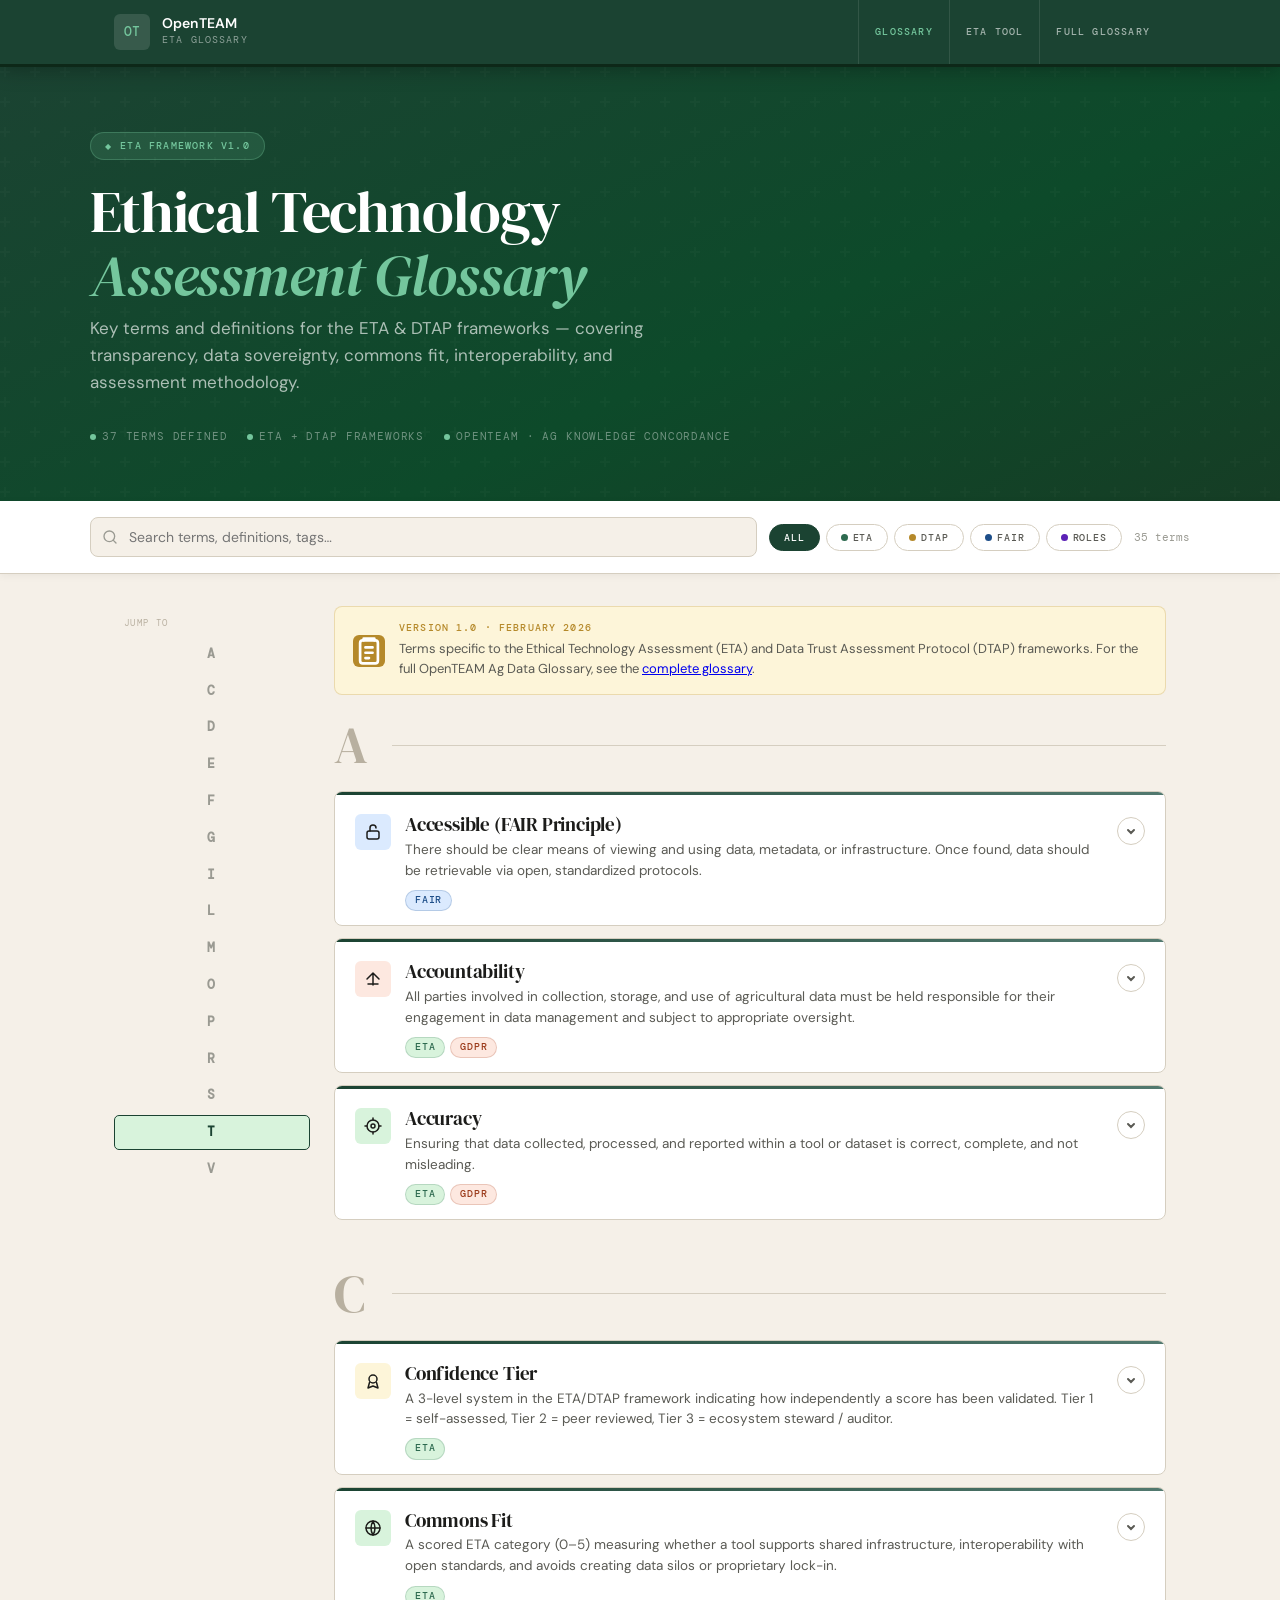
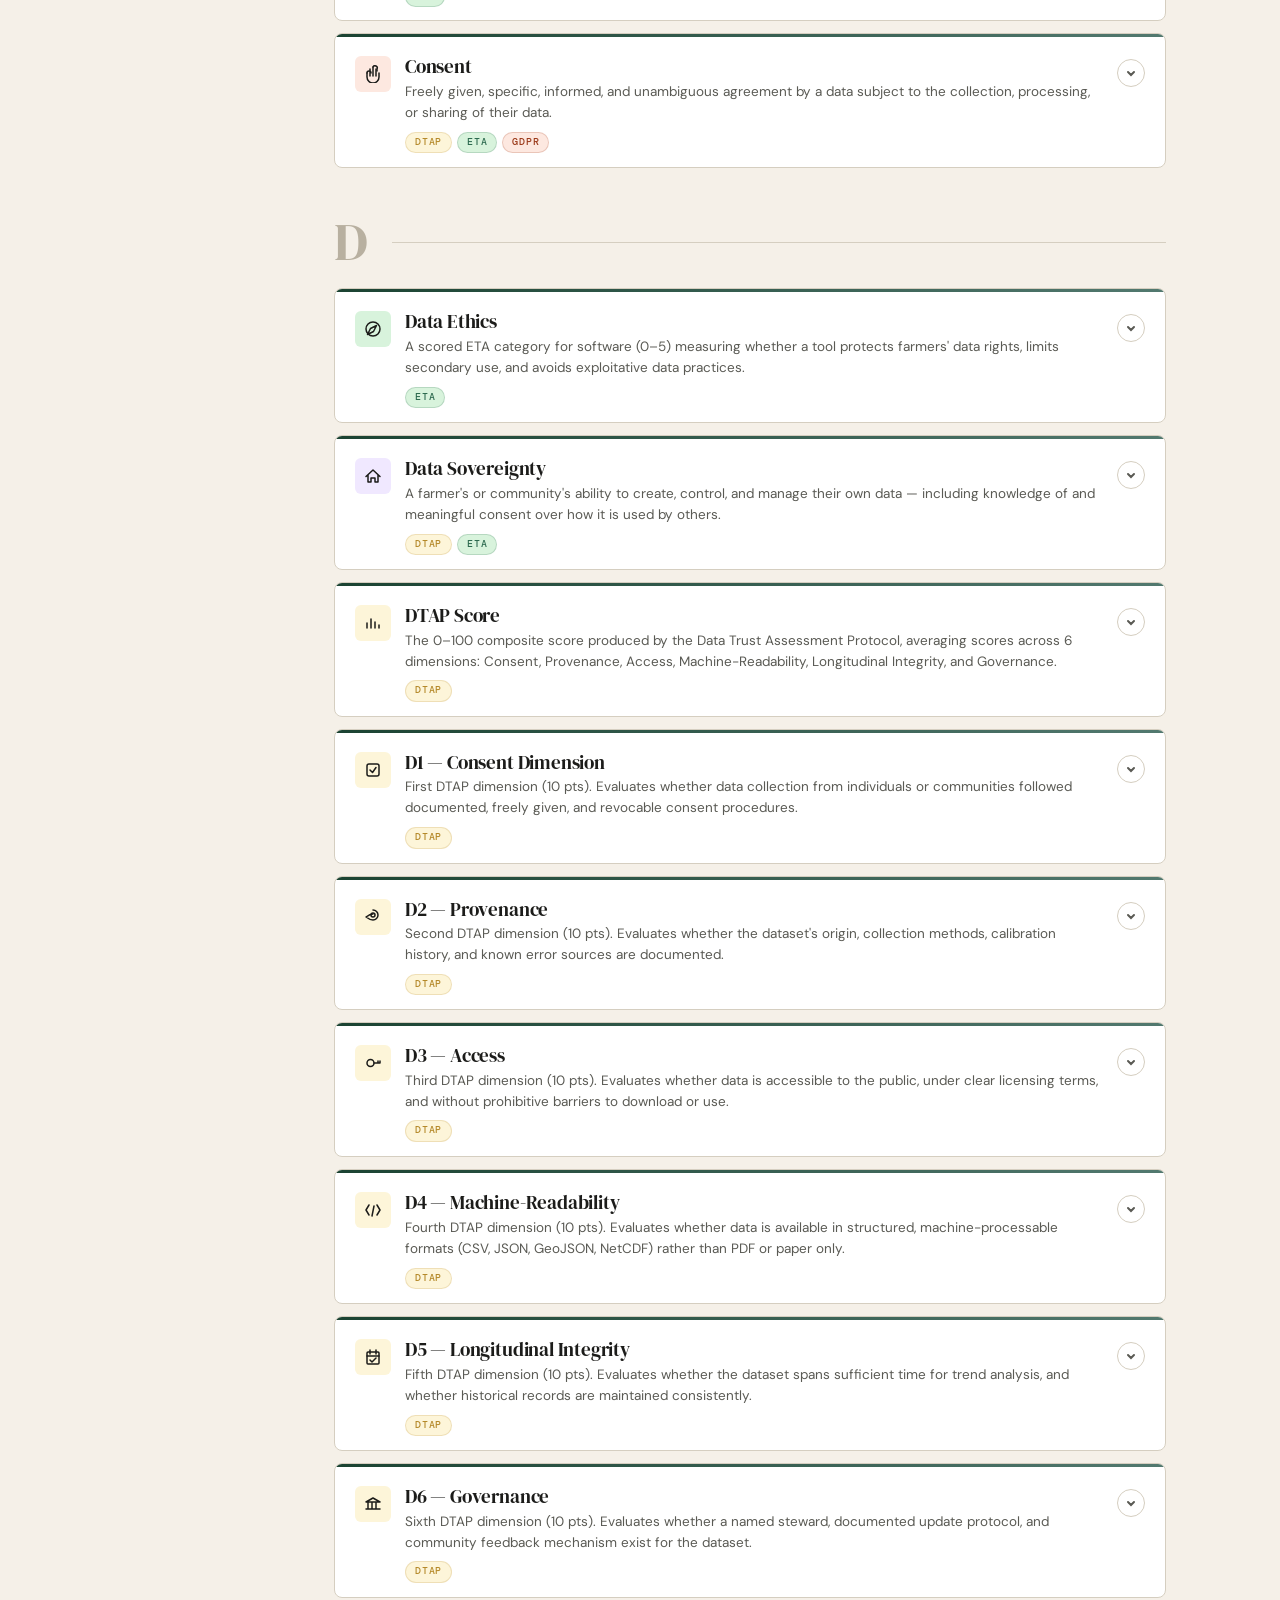
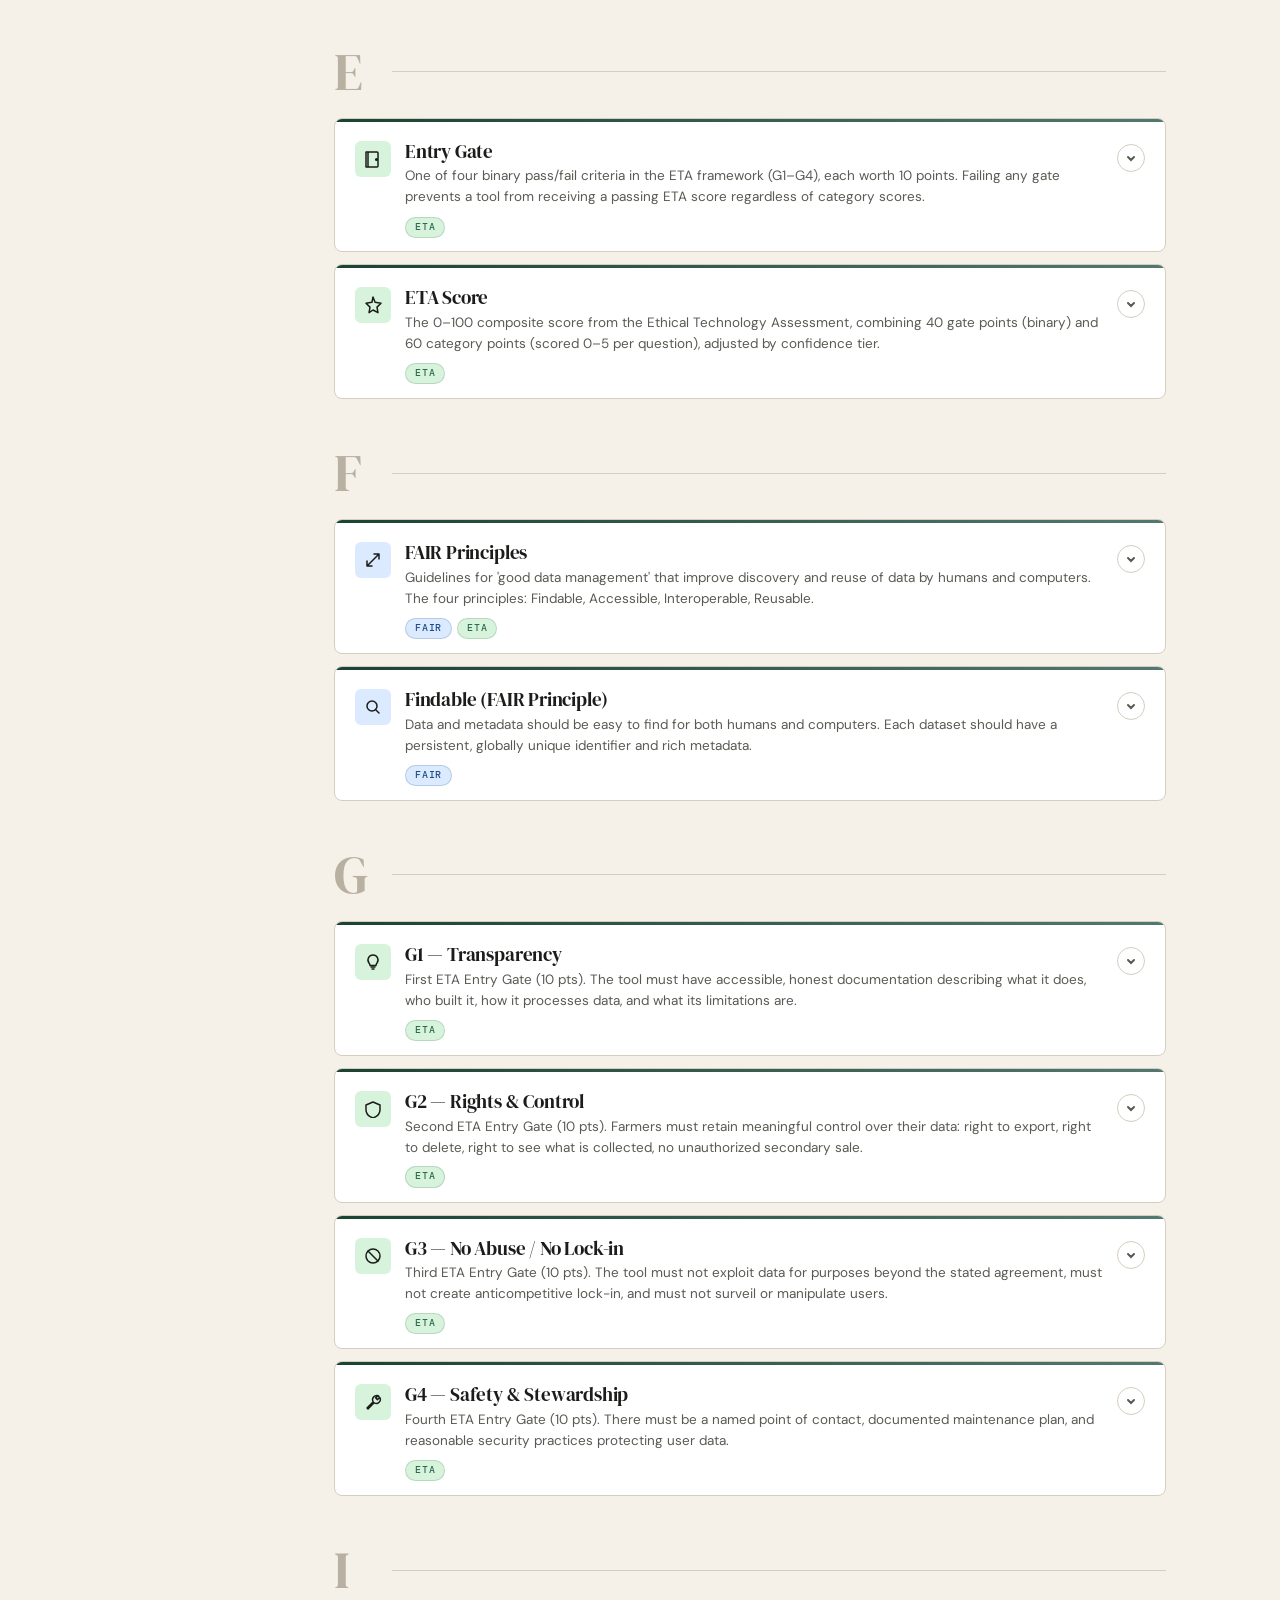
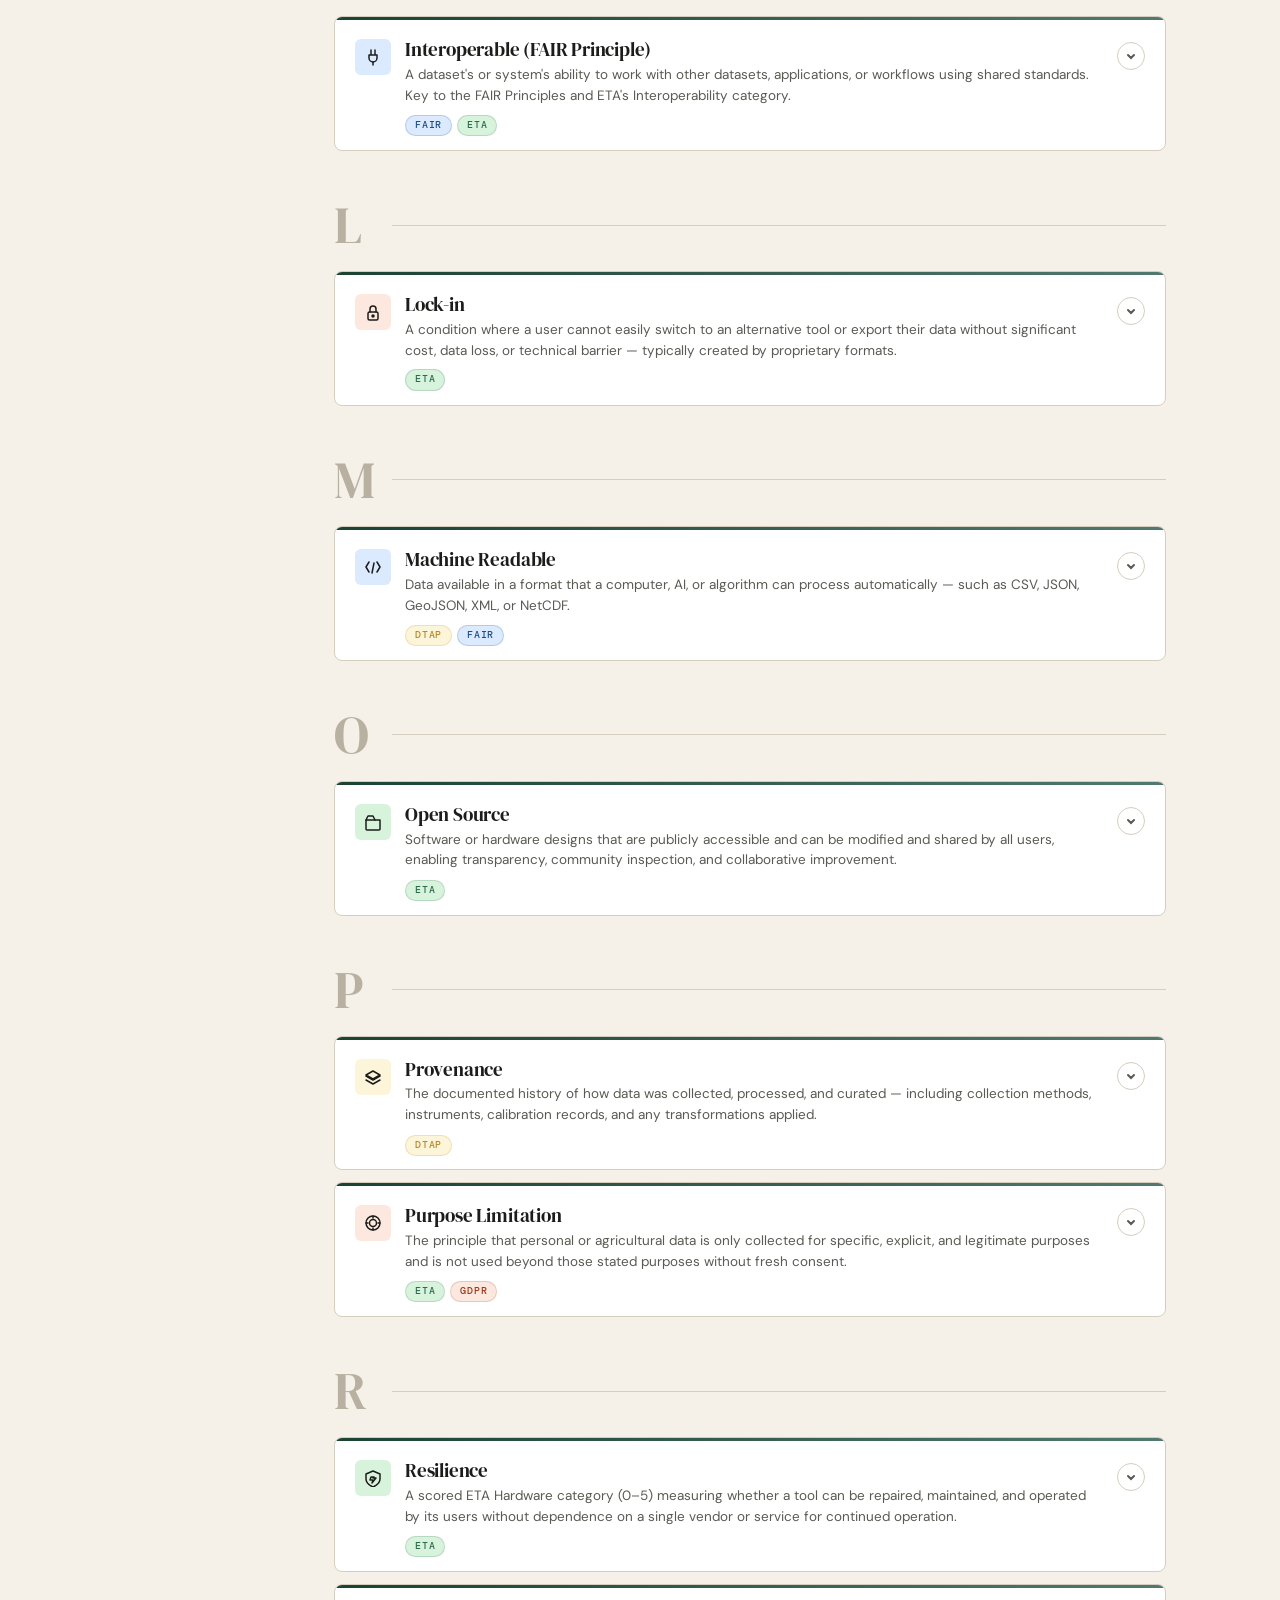
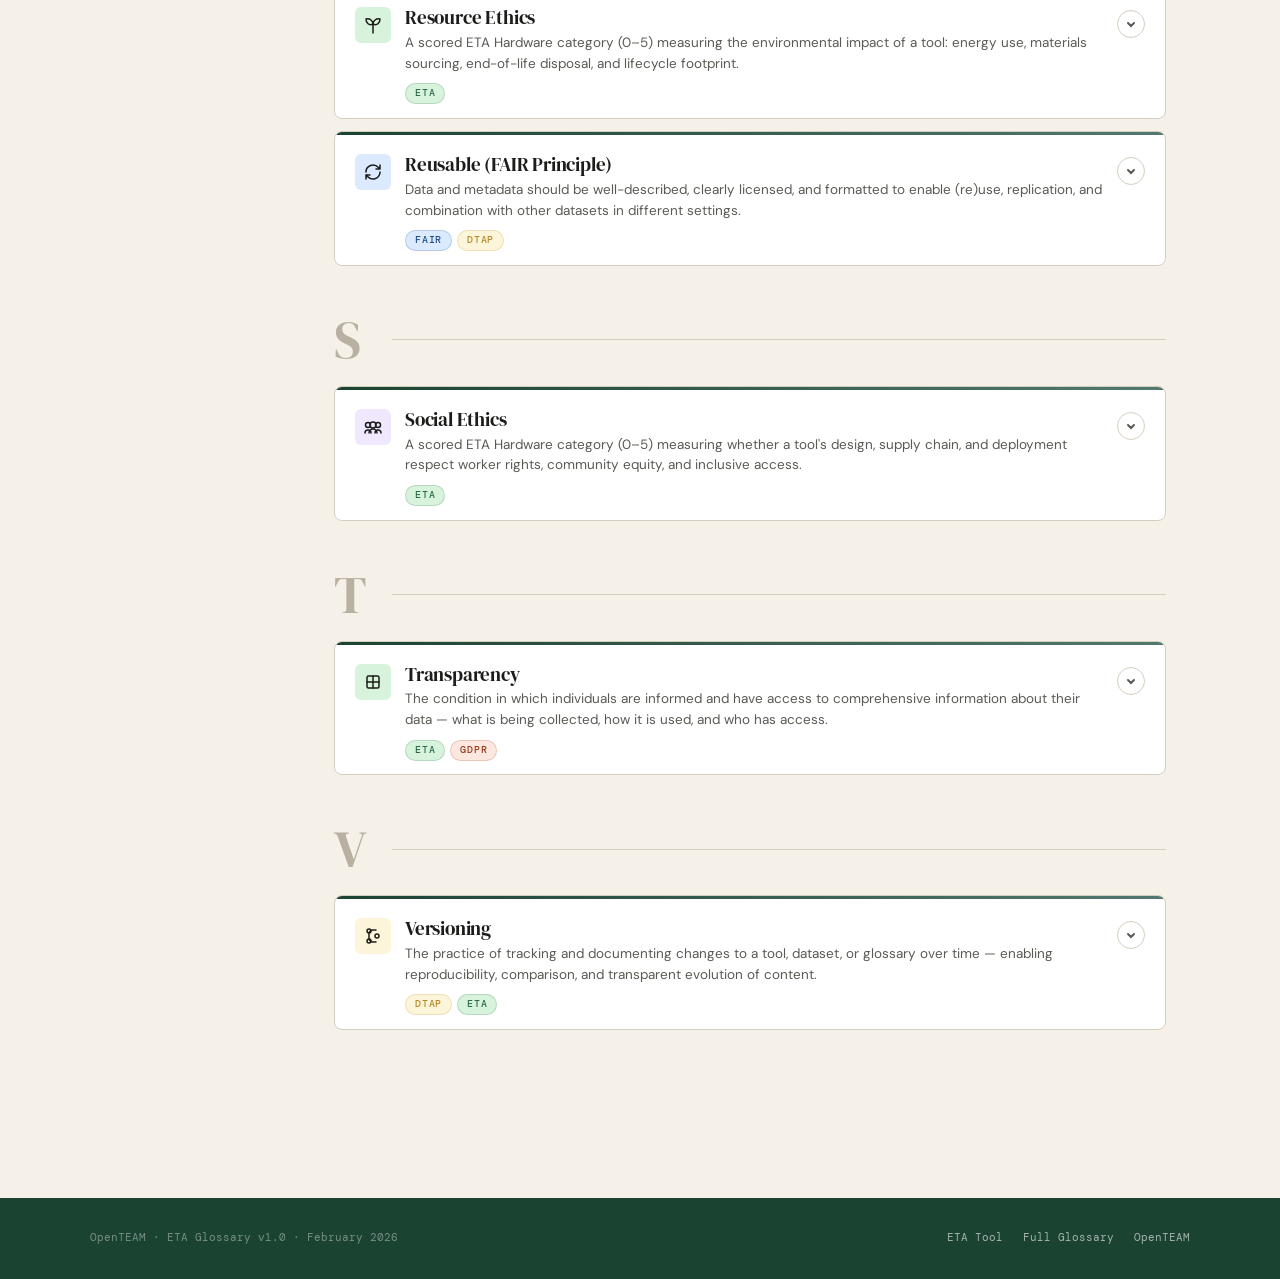
<file: eta_glossary.html>
<!DOCTYPE html>
<html lang="en">
<head>
<meta charset="UTF-8">
<meta name="viewport" content="width=device-width, initial-scale=1.0">
<title>ETA Glossary — Ethical Technology Assessment · OpenTEAM</title>
<link rel="preconnect" href="https://fonts.googleapis.com">
<link href="https://fonts.googleapis.com/css2?family=DM+Serif+Display:ital@0;1&family=DM+Mono:wght@300;400;500&family=DM+Sans:ital,wght@0,300;0,400;0,500;0,600;1,400&display=swap" rel="stylesheet">
<style>
/* ── RESET & BASE ─────────────────────────────────────── */
*,*::before,*::after{box-sizing:border-box;margin:0;padding:0}
:root{
  --ink:#1c1c1a;
  --ink-dim:#5a5a54;
  --ink-faint:#9a9a92;
  --cream:#f5f0e8;
  --cream-dk:#ede6d8;
  --cream-dkr:#e2d9c8;
  --white:#ffffff;
  --forest:#1b4332;
  --forest-md:#2d6a4f;
  --forest-lt:#74c69d;
  --forest-pale:#d8f3dc;
  --sage:#52796f;
  --sage-lt:#84a98c;
  --gold:#b5892a;
  --gold-lt:#e9c46a;
  --gold-pale:#fdf5d9;
  --rust:#9b3a1a;
  --rust-pale:#fde8e0;
  --sky:#1d4e89;
  --sky-pale:#dbeafe;
  --line:#d5cec0;
  --line-dk:#b8b0a0;
  --shadow:0 2px 16px rgba(27,67,50,.09);
  --shadow-lg:0 8px 40px rgba(27,67,50,.14);
  --r:8px;
}
html{scroll-behavior:smooth;font-size:16px}
body{background:var(--cream);color:var(--ink);font-family:'DM Sans',sans-serif;line-height:1.6;min-height:100vh}

/* ── TOPBAR ─────────────────────────────────────── */
.topbar{
  position:sticky;top:0;z-index:100;
  background:var(--forest);
  border-bottom:3px solid #0d2818;
  box-shadow:0 2px 20px rgba(0,0,0,.3);
  padding:0;
}
.topbar-inner{
  max-width:1100px;margin:0 auto;
  display:flex;align-items:stretch;justify-content:space-between;
  padding:0 24px;
}
.brand{
  display:flex;align-items:center;gap:12px;
  text-decoration:none;padding:14px 0;
}
.brand-logo{
  width:36px;height:36px;background:rgba(255,255,255,.12);
  border-radius:6px;display:flex;align-items:center;justify-content:center;
  font-family:'DM Mono',monospace;font-size:13px;font-weight:500;color:var(--forest-lt);
  letter-spacing:.02em;flex:0 0 36px;
}
.brand-text{
  display:flex;flex-direction:column;
}
.brand-name{
  font-family:'DM Sans',sans-serif;font-size:14px;font-weight:600;color:white;
  letter-spacing:.01em;line-height:1;
}
.brand-sub{
  font-family:'DM Mono',monospace;font-size:9.5px;color:rgba(255,255,255,.5);
  letter-spacing:.12em;text-transform:uppercase;margin-top:3px;
}
.topbar-nav{display:flex;align-items:stretch;gap:0}
.topbar-nav a{
  font-family:'DM Mono',monospace;font-size:10px;font-weight:500;
  letter-spacing:.12em;text-transform:uppercase;
  color:rgba(255,255,255,.6);text-decoration:none;
  padding:0 16px;display:flex;align-items:center;
  border-left:1px solid rgba(255,255,255,.1);
  transition:color .15s,background .15s;
}
.topbar-nav a:hover{color:white;background:rgba(255,255,255,.08)}
.topbar-nav a.active{color:var(--forest-lt)}

/* ── HERO ─────────────────────────────────────── */
.hero{
  background:linear-gradient(155deg, var(--forest) 0%, #0d4a2a 60%, #163d25 100%);
  padding:64px 24px 56px;
  position:relative;overflow:hidden;
}
.hero::before{
  content:'';position:absolute;inset:0;
  background:url("data:image/svg+xml,%3Csvg width='60' height='60' viewBox='0 0 60 60' xmlns='http://www.w3.org/2000/svg'%3E%3Cg fill='none' fill-rule='evenodd'%3E%3Cg fill='%23ffffff' fill-opacity='0.02'%3E%3Cpath d='M36 34v-4h-2v4h-4v2h4v4h2v-4h4v-2h-4zm0-30V0h-2v4h-4v2h4v4h2V6h4V4h-4zM6 34v-4H4v4H0v2h4v4h2v-4h4v-2H6zM6 4V0H4v4H0v2h4v4h2V6h4V4H6z'/%3E%3C/g%3E%3C/g%3E%3C/svg%3E");
}
.hero-inner{max-width:1100px;margin:0 auto;position:relative}
.hero-badge{
  display:inline-flex;align-items:center;gap:8px;
  background:rgba(116,198,157,.15);border:1px solid rgba(116,198,157,.3);
  border-radius:20px;padding:5px 14px;
  font-family:'DM Mono',monospace;font-size:10px;font-weight:500;
  letter-spacing:.12em;text-transform:uppercase;color:var(--forest-lt);
  margin-bottom:20px;
}
.hero-badge::before{content:'◆';font-size:8px}
.hero h1{
  font-family:'DM Serif Display',serif;
  font-size:clamp(2.2rem,5vw,3.6rem);
  font-weight:400;color:white;line-height:1.1;
  letter-spacing:-.02em;margin-bottom:8px;
}
.hero h1 em{font-style:italic;color:var(--forest-lt)}
.hero-sub{
  font-size:17px;color:rgba(255,255,255,.65);
  max-width:580px;line-height:1.6;margin-bottom:32px;
}
.hero-meta{
  display:flex;flex-wrap:wrap;gap:20px;align-items:center;
  font-family:'DM Mono',monospace;font-size:10.5px;color:rgba(255,255,255,.4);
  letter-spacing:.08em;text-transform:uppercase;
}
.hero-meta span{display:flex;align-items:center;gap:6px}
.hero-meta span::before{
  content:'';width:6px;height:6px;border-radius:50%;
  background:var(--forest-lt);flex:0 0 6px;
}

/* ── SEARCH & FILTERS ─────────────────────────────────────── */
.controls-bar{
  background:var(--white);
  border-bottom:1px solid var(--line);
  padding:16px 24px;
  position:sticky;top:67px;z-index:90;
  box-shadow:0 2px 8px rgba(0,0,0,.05);
}
.controls-inner{
  max-width:1100px;margin:0 auto;
  display:flex;gap:12px;flex-wrap:wrap;align-items:center;
}
.search-wrap{position:relative;flex:1;min-width:240px}
.search-wrap svg{
  position:absolute;left:12px;top:50%;transform:translateY(-50%);
  width:16px;height:16px;stroke:var(--ink-faint);fill:none;
  pointer-events:none;
}
#search-input{
  width:100%;padding:10px 14px 10px 38px;
  border:1.5px solid var(--line);border-radius:var(--r);
  font-family:'DM Sans',sans-serif;font-size:14px;color:var(--ink);
  background:var(--cream);outline:none;transition:border .15s,box-shadow .15s;
}
#search-input:focus{border-color:var(--forest-md);box-shadow:0 0 0 3px var(--forest-pale)}
.filter-pills{display:flex;flex-wrap:wrap;gap:6px;align-items:center}
.filter-pill{
  display:inline-flex;align-items:center;gap:5px;
  padding:6px 14px;border-radius:20px;
  font-family:'DM Mono',monospace;font-size:10px;font-weight:500;
  letter-spacing:.09em;text-transform:uppercase;
  border:1.5px solid var(--line);background:transparent;
  cursor:pointer;transition:all .15s;color:var(--ink-dim);
}
.filter-pill:hover{border-color:var(--forest-md);color:var(--forest)}
.filter-pill.active{background:var(--forest);border-color:var(--forest);color:white}
.filter-pill .dot{
  width:7px;height:7px;border-radius:50%;flex:0 0 7px;
}
.count-badge{
  font-family:'DM Mono',monospace;font-size:11px;color:var(--ink-faint);
  margin-left:auto;white-space:nowrap;
}

/* ── LAYOUT ─────────────────────────────────────── */
.page-body{
  max-width:1100px;margin:0 auto;
  display:grid;grid-template-columns:220px 1fr;
  gap:0;padding:32px 24px 80px;
  align-items:start;
}
@media(max-width:768px){.page-body{grid-template-columns:1fr}}

/* ── ALPHA SIDEBAR ─────────────────────────────────────── */
.alpha-nav{
  position:sticky;top:130px;
  display:flex;flex-direction:column;gap:2px;
  padding-right:24px;
}
.alpha-nav a{
  font-family:'DM Mono',monospace;font-size:13px;font-weight:600;
  letter-spacing:.08em;text-transform:uppercase;
  color:var(--ink-faint);text-decoration:none;
  padding:6px 14px;border-radius:5px;
  transition:all .12s;display:block;text-align:center;
  border:1px solid transparent;
}
.alpha-nav a:hover{background:var(--cream-dk);color:var(--forest);border-color:var(--line)}
.alpha-nav a.active{background:var(--forest-pale);color:var(--forest);font-weight:600;border-color:var(--forest-rim)}
.alpha-nav a .alpha-count{ display:none; }
.alpha-section-label{
  font-family:'DM Mono',monospace;font-size:9px;
  letter-spacing:.15em;text-transform:uppercase;
  color:var(--line-dk);padding:10px 10px 4px;
}
@media(max-width:768px){.alpha-nav{display:none}}

/* ── GLOSSARY LIST ─────────────────────────────────────── */
.glossary-main{}
.letter-section{margin-bottom:48px}
.letter-anchor{
  display:flex;align-items:center;gap:14px;margin-bottom:20px;
}
.letter-glyph{
  font-family:'DM Serif Display',serif;
  font-size:52px;font-weight:400;
  color:var(--line-dk);line-height:1;
  flex:0 0 44px;
}
.letter-rule{flex:1;height:1px;background:var(--line)}

/* ── TERM CARD ─────────────────────────────────────── */
.term-card{
  background:var(--white);
  border:1px solid var(--line);
  border-radius:var(--r);
  margin-bottom:12px;
  overflow:hidden;
  transition:box-shadow .15s,border-color .15s;
}
.term-card:hover{
  box-shadow:var(--shadow);
  border-color:var(--line-dk);
}
.term-card.hidden{display:none}

.term-header{
  display:flex;align-items:flex-start;gap:14px;
  padding:18px 20px 14px;
  cursor:pointer;
  user-select:none;
}
.term-accent{
  width:36px;height:36px;border-radius:6px;
  flex:0 0 36px;
  display:flex;align-items:center;justify-content:center;
  margin-top:1px;
}
.term-accent svg{
  width:18px;height:18px;flex:0 0 18px;
  stroke-width:1.5;stroke:currentColor;fill:none;
  stroke-linecap:round;stroke-linejoin:round;
}
.term-header-text{flex:1;min-width:0}
.term-name{
  font-family:'DM Serif Display',serif;
  font-size:19px;font-weight:400;
  color:var(--ink);line-height:1.2;
  margin-bottom:4px;
  letter-spacing:-.01em;
}
.term-def{
  font-size:13.5px;color:var(--ink-dim);
  line-height:1.55;display:-webkit-box;
  -webkit-line-clamp:2;-webkit-box-orient:vertical;overflow:hidden;
}
.term-def.expanded{-webkit-line-clamp:unset;overflow:visible}
.term-tags{
  display:flex;flex-wrap:wrap;gap:5px;
  margin-top:8px;
}
.term-tag{
  display:inline-flex;align-items:center;
  padding:2px 9px;border-radius:12px;
  font-family:'DM Mono',monospace;font-size:9.5px;font-weight:500;
  letter-spacing:.08em;text-transform:uppercase;
}
.tag-eta{background:var(--forest-pale);color:var(--forest-md);border:1px solid rgba(45,106,79,.2)}
.tag-dtap{background:var(--gold-pale);color:var(--gold);border:1px solid rgba(181,137,42,.2)}
.tag-fair{background:var(--sky-pale);color:var(--sky);border:1px solid rgba(29,78,137,.2)}
.tag-gdpr{background:var(--rust-pale);color:var(--rust);border:1px solid rgba(155,58,26,.2)}
.tag-role{background:#f0e8ff;color:#5b21b6;border:1px solid rgba(91,33,182,.2)}
.tag-data{background:var(--cream-dkr);color:var(--ink-dim);border:1px solid var(--line)}

.term-toggle{
  flex:0 0 28px;width:28px;height:28px;
  border-radius:50%;border:1.5px solid var(--line);
  background:transparent;cursor:pointer;
  display:flex;align-items:center;justify-content:center;
  transition:all .15s;margin-top:4px;
}
.term-toggle svg{
  width:10px;height:10px;stroke:var(--ink-dim);fill:none;
  transition:transform .2s;
}
.term-card.open .term-toggle svg{transform:rotate(180deg)}
.term-card.open .term-toggle{border-color:var(--forest-md);background:var(--forest-pale)}
.term-card.open .term-toggle svg{stroke:var(--forest)}

/* ── EXPANDED BODY ─────────────────────────────────────── */
.term-body{
  display:none;
  border-top:1px solid var(--line);
  background:var(--cream);
}
.term-card.open .term-body{display:block}
.term-body-inner{
  padding:20px;
  display:grid;grid-template-columns:1fr 1fr;
  gap:16px;
}
@media(max-width:600px){.term-body-inner{grid-template-columns:1fr}}

.detail-block{
  background:var(--white);
  border:1px solid var(--line);
  border-radius:6px;
  padding:14px 16px;
}
.detail-block.full{grid-column:1/-1}
.detail-label{
  font-family:'DM Mono',monospace;font-size:9px;font-weight:500;
  letter-spacing:.14em;text-transform:uppercase;
  color:var(--ink-faint);margin-bottom:6px;
  display:flex;align-items:center;gap:6px;
}
.detail-label::before{
  content:'';width:3px;height:3px;border-radius:50%;
  background:var(--forest-lt);flex:0 0 3px;
}
.detail-content{font-size:13px;color:var(--ink-dim);line-height:1.6}
.detail-content a{color:var(--forest-md);text-decoration:none}
.detail-content a:hover{text-decoration:underline}
.detail-content strong{color:var(--ink);font-weight:600}
.detail-content p{margin-bottom:8px}
.detail-content p:last-child{margin:0}

/* Related terms pills */
.related-pill{
  display:inline-flex;align-items:center;
  padding:3px 10px;margin:2px;
  border-radius:12px;
  font-family:'DM Mono',monospace;font-size:10px;
  background:var(--forest-pale);color:var(--forest-md);
  border:1px solid rgba(45,106,79,.2);
  cursor:pointer;text-decoration:none;
  transition:background .12s;
}
.related-pill:hover{background:var(--forest-pale);border-color:var(--forest-md)}

/* ETA score indicator strip */
.eta-strip{
  background:linear-gradient(90deg, var(--forest), var(--sage));
  height:3px;
  border-radius:0 0 2px 2px;
}

/* ── VERSION BANNER ─────────────────────────────────────── */
.version-banner{
  background:var(--gold-pale);
  border:1px solid rgba(181,137,42,.25);
  border-radius:var(--r);
  padding:14px 18px;
  margin-bottom:24px;
  display:flex;align-items:center;gap:14px;
  font-size:13px;
}
.version-banner .vb-icon{
  width:32px;height:32px;flex:0 0 32px;
  border-radius:6px;background:var(--gold);
  display:flex;align-items:center;justify-content:center;
  color:white;
}
.version-banner .vb-text{flex:1}
.version-banner .vb-label{
  font-family:'DM Mono',monospace;font-size:9.5px;font-weight:500;
  letter-spacing:.12em;text-transform:uppercase;
  color:var(--gold);margin-bottom:2px;
}
.version-banner .vb-desc{color:var(--ink-dim)}

/* ── EMPTY STATE ─────────────────────────────────────── */
.empty-state{
  text-align:center;padding:60px 20px;
  color:var(--ink-faint);
  display:none;
}
.empty-state.visible{display:block}
.empty-state-icon{width:48px;height:48px;margin:0 auto 16px;opacity:.3;color:var(--ink-faint)}
.empty-state h3{font-family:'DM Serif Display',serif;font-size:22px;font-weight:400;color:var(--ink-dim);margin-bottom:8px}

/* ── FOOTER ─────────────────────────────────────── */
footer{
  background:var(--forest);
  padding:32px 24px;
  margin-top:40px;
}
.foot-inner{
  max-width:1100px;margin:0 auto;
  display:flex;align-items:center;justify-content:space-between;flex-wrap:wrap;gap:16px;
  font-family:'DM Mono',monospace;font-size:10.5px;
  color:rgba(255,255,255,.4);
}
.foot-inner a{color:rgba(255,255,255,.6);text-decoration:none}
.foot-inner a:hover{color:white}

/* ── SCROLL ANIMATION ─────────────────────────────────────── */
@keyframes fadeUp{from{opacity:0;transform:translateY(12px)}to{opacity:1;transform:none}}
.term-card{animation:fadeUp .3s ease both}
.letter-section:nth-child(1) .term-card{animation-delay:.05s}
.letter-section:nth-child(2) .term-card{animation-delay:.1s}

/* ── HIGHLIGHT MATCH ─────────────────────────────────────── */
.hl{background:var(--gold-pale);border-radius:2px;color:var(--gold)}
</style>
</head>
<body>

<!-- TOPBAR -->
<nav class="topbar" aria-label="Site navigation">
  <div class="topbar-inner">
    <a class="brand" href="https://dornawcox.github.io/Test-38/">
      <div class="brand-logo">OT</div>
      <div class="brand-text">
        <span class="brand-name">OpenTEAM</span>
        <span class="brand-sub">ETA Glossary</span>
      </div>
    </a>
    <div class="topbar-nav">
      <a href="#" class="active">Glossary</a>
      <a href="eta_unified.html">ETA Tool</a>
      <a href="https://dornawcox.github.io/Test-38/" target="_blank">Full Glossary</a>
    </div>
  </div>
</nav>

<!-- HERO -->
<header class="hero">
  <div class="hero-inner">
    <div class="hero-badge">ETA Framework v1.0</div>
    <h1>Ethical Technology<br><em>Assessment Glossary</em></h1>
    <p class="hero-sub">Key terms and definitions for the ETA & DTAP frameworks — covering transparency, data sovereignty, commons fit, interoperability, and assessment methodology.</p>
    <div class="hero-meta">
      <span>37 Terms Defined</span>
      <span>ETA + DTAP Frameworks</span>
      <span>OpenTEAM · Ag Knowledge Concordance</span>
    </div>
  </div>
</header>

<!-- CONTROLS -->
<div class="controls-bar" role="search">
  <div class="controls-inner">
    <div class="search-wrap">
      <svg viewBox="0 0 24 24" stroke-width="2" stroke-linecap="round"><circle cx="11" cy="11" r="8"/><path d="m21 21-4.35-4.35"/></svg>
      <input type="text" id="search-input" placeholder="Search terms, definitions, tags…" aria-label="Search glossary">
    </div>
    <div class="filter-pills" role="group" aria-label="Filter by framework">
      <button class="filter-pill active" data-filter="all">All</button>
      <button class="filter-pill" data-filter="eta"><span class="dot" style="background:#2d6a4f"></span>ETA</button>
      <button class="filter-pill" data-filter="dtap"><span class="dot" style="background:#b5892a"></span>DTAP</button>
      <button class="filter-pill" data-filter="fair"><span class="dot" style="background:#1d4e89"></span>FAIR</button>
      <button class="filter-pill" data-filter="role"><span class="dot" style="background:#5b21b6"></span>Roles</button>
    </div>
    <span class="count-badge" id="count-badge">37 terms</span>
  </div>
</div>

<!-- PAGE BODY -->
<div class="page-body">
  
  <!-- ALPHA NAV -->
  <nav class="alpha-nav" aria-label="Alphabetical navigation">
    <div class="alpha-section-label">Jump to</div>
    <a href="#letter-A" data-letter="A">A <span class="alpha-count"></span></a>
    <a href="#letter-C" data-letter="C">C <span class="alpha-count"></span></a>
    <a href="#letter-D" data-letter="D">D <span class="alpha-count"></span></a>
    <a href="#letter-E" data-letter="E">E <span class="alpha-count"></span></a>
    <a href="#letter-F" data-letter="F">F <span class="alpha-count"></span></a>
    <a href="#letter-G" data-letter="G">G <span class="alpha-count"></span></a>
    <a href="#letter-I" data-letter="I">I <span class="alpha-count"></span></a>
    <a href="#letter-L" data-letter="L">L <span class="alpha-count"></span></a>
    <a href="#letter-M" data-letter="M">M <span class="alpha-count"></span></a>
    <a href="#letter-O" data-letter="O">O <span class="alpha-count"></span></a>
    <a href="#letter-P" data-letter="P">P <span class="alpha-count"></span></a>
    <a href="#letter-R" data-letter="R">R <span class="alpha-count"></span></a>
    <a href="#letter-S" data-letter="S">S <span class="alpha-count"></span></a>
    <a href="#letter-T" data-letter="T">T <span class="alpha-count"></span></a>
    <a href="#letter-V" data-letter="V">V <span class="alpha-count"></span></a>
  </nav>

  <!-- GLOSSARY TERMS -->
  <main class="glossary-main" id="glossary-main">
    
    <div class="version-banner">
      <div class="vb-icon"><svg viewBox="0 0 18 18" fill="none" stroke="white" stroke-width="1.5" stroke-linecap="round" stroke-linejoin="round"><rect x="4" y="3" width="10" height="13" rx="1.5"/><path d="M6 3V2h6v1M7 7h4M7 10h4M7 13h2"/></svg></div>
      <div class="vb-text">
        <div class="vb-label">Version 1.0 · February 2026</div>
        <div class="vb-desc">Terms specific to the Ethical Technology Assessment (ETA) and Data Trust Assessment Protocol (DTAP) frameworks. For the full OpenTEAM Ag Data Glossary, see the <a href="openteam-glossary.html">complete glossary</a>.</div>
      </div>
    </div>
    
    <div id="glossary-content"></div>
    <div class="empty-state" id="empty-state">
      <div class="empty-state-icon"><svg viewBox="0 0 48 48" fill="none" stroke="currentColor" stroke-width="2" stroke-linecap="round" stroke-linejoin="round"><circle cx="22" cy="22" r="14"/><path d="M38 38l-8-8"/></svg></div>
      <h3>No matching terms</h3>
      <p>Try a different search or clear your filters.</p>
    </div>
  </main>
</div>

<footer>
  <div class="foot-inner">
    <span>OpenTEAM · ETA Glossary v1.0 · February 2026</span>
    <div style="display:flex;gap:20px">
      <a href="eta_unified.html">ETA Tool</a>
      <a href="openteam-glossary.html">Full Glossary</a>
      <a href="https://dornawcox.github.io/Test-38/" target="_blank">OpenTEAM</a>
    </div>
  </div>
</footer>

<script>
// ── GLOSSARY DATA ──────────────────────────────────────────────────────────
const TERMS = [
  {
    letter: "A",
    name: "Accessible (FAIR Principle)",
    emoji: `<svg viewBox="0 0 18 18" fill="none" stroke="currentColor" stroke-width="1.5" stroke-linecap="round" stroke-linejoin="round" aria-hidden="true"><rect x="3" y="8" width="12" height="8" rx="2"/><path d="M6 8V5a3 3 0 016 0"/></svg>`,
    accentBg: "#dbeafe",
    tags: ["fair"],
    shortDef: "There should be clear means of viewing and using data, metadata, or infrastructure. Once found, data should be retrievable via open, standardized protocols.",
    altDefs: "The FAIR Principles: 'Once the user finds the required data, they need to know how they can be accessed.' Protocols must be open, free, and universally implementable (A1.1). Metadata must remain accessible even when data is no longer available (A2).",
    agExample: "Data should be 'As Open as Possible, As Closed as Necessary.' In ETA assessments, G2 (Rights & Control) evaluates whether a tool's outputs and data are accessible without unjustified lock-in.",
    etaRelevance: "Central to Gate G2 — Rights & Control. Tools must not require proprietary viewers or lock farmers into closed data formats to pass ETA review.",
    related: ["Findable (FAIR)","Interoperable (FAIR)","Reusable (FAIR)","Open Data","Data Portability","G2 Rights & Control"],
    refs: ["https://www.go-fair.org/fair-principles/"],
    steward: "GO FAIR",
    framework: ["fair","eta"]
  },
  {
    letter: "A",
    name: "Accountability",
    emoji: `<svg viewBox="0 0 18 18" fill="none" stroke="currentColor" stroke-width="1.5" stroke-linecap="round" stroke-linejoin="round" aria-hidden="true"><path d="M9 3v12M3 9l6-6 6 6"/><path d="M4 14h10"/></svg>`,
    accentBg: "#fde8e0",
    tags: ["eta","gdpr"],
    shortDef: "All parties involved in collection, storage, and use of agricultural data must be held responsible for their engagement in data management and subject to appropriate oversight.",
    altDefs: "GDPR: accountability means to be 'responsible for, and be able to demonstrate compliance with' principles and regulations of data protection.",
    agExample: "A software platform certified under ETA must demonstrate accountability through auditable logs, documented data flows, and a named point of contact — contributing to G4 (Stewardship).",
    etaRelevance: "Directly scored in Gate G4 (Safety & Stewardship) and the Governance category of DTAP. Lack of a named contact or oversight process triggers a flag.",
    related: ["Data Governance","Data Transparency","G4 Safety & Stewardship","Data Steward"],
    refs: ["https://edps.europa.eu/data-protection/our-work/subjects/accountability_en"],
    steward: "GDPR / EU AI Act",
    framework: ["eta","dtap"]
  },
  {
    letter: "A",
    name: "Accuracy",
    emoji: `<svg viewBox="0 0 18 18" fill="none" stroke="currentColor" stroke-width="1.5" stroke-linecap="round" stroke-linejoin="round" aria-hidden="true"><circle cx="9" cy="9" r="6"/><circle cx="9" cy="9" r="2"/><path d="M9 1v2M9 15v2M1 9h2M15 9h2"/></svg>`,
    accentBg: "#d8f3dc",
    tags: ["eta","gdpr"],
    shortDef: "Ensuring that data collected, processed, and reported within a tool or dataset is correct, complete, and not misleading.",
    altDefs: "UK GDPR Art. 5(1)(d): personal data shall be 'accurate and, where necessary, kept up to date; every reasonable step must be taken to ensure that inaccurate data is erased or rectified.'",
    agExample: "In DTAP, accuracy is assessed under D2 (Provenance) — whether datasets document calibration methods, known error bounds, and correction protocols.",
    etaRelevance: "Scored in D2 Provenance (DTAP) and flagged when documentation is insufficient to verify data quality. In ETA, inaccurate claims about tool capabilities may fail G1 (Transparency).",
    related: ["Provenance","Data Quality","G1 Transparency","D2 Provenance"],
    refs: ["https://ico.org.uk/for-organisations/guide-to-data-protection/"],
    steward: "UK ICO / GDPR",
    framework: ["eta","dtap"]
  },
  {
    letter: "C",
    name: "Confidence Tier",
    emoji: `<svg viewBox="0 0 18 18" fill="none" stroke="currentColor" stroke-width="1.5" stroke-linecap="round" stroke-linejoin="round" aria-hidden="true"><circle cx="9" cy="7" r="4"/><path d="M5.5 10.5L4 16l5-2 5 2-1.5-5.5"/></svg>`,
    accentBg: "#fdf5d9",
    tags: ["eta"],
    shortDef: "A 3-level system in the ETA/DTAP framework indicating how independently a score has been validated. Tier 1 = self-assessed, Tier 2 = peer reviewed, Tier 3 = ecosystem steward / auditor.",
    altDefs: "Each tier applies a score modifier: Steward self-assessment ×0.92, Peer review ×1.00, Auditor/ecosystem steward ×1.04.",
    agExample: "A farmOS deployment self-assessed at Score 78 becomes 71.8 at Tier 1 confidence. If peer-reviewed, it stays 78. If audited by an ecosystem steward, it becomes 81.",
    etaRelevance: "Core to the ETA scoring system. Encourages external validation. Displayed on every published ETA/DTAP card.",
    related: ["ETA Score","DTAP Score","Reviewer Role","Assessment Card"],
    refs: [],
    steward: "OpenTEAM / Ag Knowledge Concordance",
    framework: ["eta","dtap"]
  },
  {
    letter: "C",
    name: "Commons Fit",
    emoji: `<svg viewBox="0 0 18 18" fill="none" stroke="currentColor" stroke-width="1.5" stroke-linecap="round" stroke-linejoin="round" aria-hidden="true"><circle cx="9" cy="9" r="7"/><path d="M2 9h14M9 2a14 14 0 010 14M9 2a14 14 0 000 14"/></svg>`,
    accentBg: "#d8f3dc",
    tags: ["eta"],
    shortDef: "A scored ETA category (0–5) measuring whether a tool supports shared infrastructure, interoperability with open standards, and avoids creating data silos or proprietary lock-in.",
    altDefs: "Commons Fit asks: Does this tool strengthen the agricultural data commons? Can communities build collective knowledge from it? Does it mesh with open protocols like ISOBUS, AgGateway, or LDP?",
    agExample: "A soil sensor with a closed API that only connects to its own cloud platform scores low on Commons Fit. An open-source sensor with MQTT output and documented schemas scores high.",
    etaRelevance: "One of 4 scored categories in ETA Hardware/Software (15 pts max). Also assessed in DTAP as the alignment of dataset licensing with open reuse.",
    related: ["Interoperable (FAIR)","Open Source","Open Data","ETA Score","Lock-in"],
    refs: [],
    steward: "OpenTEAM",
    framework: ["eta"]
  },
  {
    letter: "C",
    name: "Consent",
    emoji: `<svg viewBox="0 0 18 18" fill="none" stroke="currentColor" stroke-width="1.5" stroke-linecap="round" stroke-linejoin="round" aria-hidden="true"><path d="M9 2v9M6 4v7M12 4v7M3 8v4a6 6 0 0012 0V8"/><path d="M3 8a2 2 0 014 0M9 2a2 2 0 014 2v2"/></svg>`,
    accentBg: "#fde8e0",
    tags: ["dtap","eta","gdpr"],
    shortDef: "Freely given, specific, informed, and unambiguous agreement by a data subject to the collection, processing, or sharing of their data.",
    altDefs: "GDPR: consent must be 'freely given, specific, informed and unambiguous.' In DTAP, D1 evaluates whether data collection from farmers or land stewards followed documented consent protocols.",
    agExample: "A dataset compiled from farm sensor networks must document whether farmers consented to data aggregation, external sharing, or commercial use. Absent documentation scores 0 in D1 (Consent).",
    etaRelevance: "First of 6 DTAP dimensions (D1 Consent, 10 pts). Also relevant to G2 (Rights & Control) in ETA, which checks for clear data control rights.",
    related: ["Data Sovereignty","GDPR","CARE Principles","D1 Consent","G2 Rights & Control"],
    refs: ["https://gdpr-info.eu/art-4-gdpr/"],
    steward: "GDPR / OpenTEAM",
    framework: ["dtap","eta"]
  },
  {
    letter: "D",
    name: "Data Ethics",
    emoji: `<svg viewBox="0 0 18 18" fill="none" stroke="currentColor" stroke-width="1.5" stroke-linecap="round" stroke-linejoin="round" aria-hidden="true"><circle cx="9" cy="9" r="7"/><path d="M12.5 5.5l-3 6-6 3 3-6 6-3z"/></svg>`,
    accentBg: "#d8f3dc",
    tags: ["eta"],
    shortDef: "A scored ETA category for software (0–5) measuring whether a tool protects farmers' data rights, limits secondary use, and avoids exploitative data practices.",
    altDefs: "Covers: purpose limitation, no unauthorized secondary sale of farm data, clear opt-out mechanisms, and alignment with farmer data sovereignty principles.",
    agExample: "A farm management platform that sells anonymized farm data to input companies without farmer opt-out fails Data Ethics scoring and may fail Gate G3 (No Abuse).",
    etaRelevance: "One of 4 scored categories in ETA Software (15 pts max). No equivalent in Hardware ETA — replaced by Resource Ethics.",
    related: ["Data Sovereignty","Purpose Limitation","GDPR","G3 No Abuse","Data Minimization"],
    refs: [],
    steward: "OpenTEAM",
    framework: ["eta"]
  },
  {
    letter: "D",
    name: "Data Sovereignty",
    emoji: `<svg viewBox="0 0 18 18" fill="none" stroke="currentColor" stroke-width="1.5" stroke-linecap="round" stroke-linejoin="round" aria-hidden="true"><path d="M2 9.5L9 3l7 6.5M4 8v7h3v-4h4v4h3V8"/></svg>`,
    accentBg: "#f0e8ff",
    tags: ["dtap","eta"],
    shortDef: "A farmer's or community's ability to create, control, and manage their own data — including knowledge of and meaningful consent over how it is used by others.",
    altDefs: "Closely related to Indigenous Data Sovereignty as defined by the CARE Principles. In agricultural contexts, extends to all land stewards regardless of Indigenous status.",
    agExample: "A land steward who can export all their farm data in an open format at any time, revoke access, and view exactly what data a platform holds about them has meaningful data sovereignty.",
    etaRelevance: "Central value underlying ETA Gate G2 (Rights & Control) and DTAP D1 (Consent) and D3 (Access). Tools that prevent data export or lock in data fail ETA review.",
    related: ["Consent","Open Data","Data Portability","CARE Principles","G2 Rights & Control","D3 Access"],
    refs: [],
    steward: "OpenTEAM / Global Indigenous Data Alliance",
    framework: ["dtap","eta"]
  },
  {
    letter: "D",
    name: "DTAP Score",
    emoji: `<svg viewBox="0 0 18 18" fill="none" stroke="currentColor" stroke-width="1.5" stroke-linecap="round" stroke-linejoin="round" aria-hidden="true"><path d="M3 14V9M7 14V5M11 14V8M15 14V11"/></svg>`,
    accentBg: "#fdf5d9",
    tags: ["dtap"],
    shortDef: "The 0–100 composite score produced by the Data Trust Assessment Protocol, averaging scores across 6 dimensions: Consent, Provenance, Access, Machine-Readability, Longitudinal Integrity, and Governance.",
    altDefs: "Calculated as: avg(Q1+Q2) × (100/30) × confidence_modifier for each dimension pair, then summed. Each dimension contributes up to ~16.7 points to the total.",
    agExample: "A USDA open dataset with documented consent protocols, clear provenance, full public API, CSV format, 15-year history, and a named data steward might score 82–90 DTAP.",
    etaRelevance: "The primary output of a DTAP assessment. Published alongside the dataset record in the OpenTEAM FAIR registry.",
    related: ["Confidence Tier","D1 Consent","D2 Provenance","D3 Access","D4 Machine-Readability","D5 Longitudinal","D6 Governance"],
    refs: [],
    steward: "OpenTEAM / Ag Knowledge Concordance",
    framework: ["dtap"]
  },
  {
    letter: "D",
    name: "D1 — Consent Dimension",
    emoji: `<svg viewBox="0 0 18 18" fill="none" stroke="currentColor" stroke-width="1.5" stroke-linecap="round" stroke-linejoin="round" aria-hidden="true"><rect x="3" y="3" width="12" height="12" rx="2"/><path d="M6 9l2.5 2.5L12 6.5"/></svg>`,
    accentBg: "#fdf5d9",
    tags: ["dtap"],
    shortDef: "First DTAP dimension (10 pts). Evaluates whether data collection from individuals or communities followed documented, freely given, and revocable consent procedures.",
    altDefs: "Q1: Is consent documented and accessible? Q2: Do subjects have the right to withdraw or limit future use?",
    agExample: "A dataset where farmers agreed verbally but no written consent exists scores low. One with a signed data sharing agreement that includes opt-out provisions scores high.",
    etaRelevance: "Scored 0–5 per question (Q1, Q2). Averaged to dimension score. Feeds into DTAP total.",
    related: ["Consent","Data Sovereignty","DTAP Score","GDPR"],
    refs: [],
    steward: "OpenTEAM",
    framework: ["dtap"]
  },
  {
    letter: "D",
    name: "D2 — Provenance",
    emoji: `<svg viewBox="0 0 18 18" fill="none" stroke="currentColor" stroke-width="1.5" stroke-linecap="round" stroke-linejoin="round" aria-hidden="true"><path d="M9 2a5 5 0 010 10C6 12 2 9 2 9s4-3 7-3a5 5 0 000 0"/><circle cx="9" cy="7" r="2"/></svg>`,
    accentBg: "#fdf5d9",
    tags: ["dtap"],
    shortDef: "Second DTAP dimension (10 pts). Evaluates whether the dataset's origin, collection methods, calibration history, and known error sources are documented.",
    altDefs: "Q3: Is collection methodology documented? Q4: Are known errors, biases, or calibration issues disclosed?",
    agExample: "A soil carbon dataset that documents sensor models, calibration dates, and identifies spatial gaps in coverage scores high on D2.",
    etaRelevance: "Critical for datasets used in AI/ML training or policy analysis. Poor provenance inflates false precision.",
    related: ["Accuracy","Metadata","DTAP Score","Machine Readable"],
    refs: [],
    steward: "OpenTEAM",
    framework: ["dtap"]
  },
  {
    letter: "D",
    name: "D3 — Access",
    emoji: `<svg viewBox="0 0 18 18" fill="none" stroke="currentColor" stroke-width="1.5" stroke-linecap="round" stroke-linejoin="round" aria-hidden="true"><circle cx="6.5" cy="9" r="3.5"/><path d="M10 9h6M14 7v2M16 7v2"/></svg>`,
    accentBg: "#fdf5d9",
    tags: ["dtap"],
    shortDef: "Third DTAP dimension (10 pts). Evaluates whether data is accessible to the public, under clear licensing terms, and without prohibitive barriers to download or use.",
    altDefs: "Q5: Is data publicly accessible (open or with free registration)? Q6: Is the license clearly stated and permissive for research use?",
    agExample: "A USDA open-access database with a CC0 license scores high. A dataset requiring institutional purchase agreement scores low.",
    etaRelevance: "Reflects FAIR Accessible principle and OpenTEAM's commitment to farmer data access.",
    related: ["Accessible (FAIR)","Open Data","Data Sovereignty","D1 Consent","DTAP Score"],
    refs: [],
    steward: "OpenTEAM",
    framework: ["dtap"]
  },
  {
    letter: "D",
    name: "D4 — Machine-Readability",
    emoji: `<svg viewBox="0 0 18 18" fill="none" stroke="currentColor" stroke-width="1.5" stroke-linecap="round" stroke-linejoin="round" aria-hidden="true"><path d="M5 4L2 9l3 5M13 4l3 5-3 5M8 15l2-10"/></svg>`,
    accentBg: "#fdf5d9",
    tags: ["dtap"],
    shortDef: "Fourth DTAP dimension (10 pts). Evaluates whether data is available in structured, machine-processable formats (CSV, JSON, GeoJSON, NetCDF) rather than PDF or paper only.",
    altDefs: "Q7: Is data available in at least one structured format? Q8: Is an API or bulk download available?",
    agExample: "A crop yield database available as PDFs only scores 0. One available as CSV with a REST API scores 10.",
    etaRelevance: "Required for data to be usable in AI/ML pipelines, interoperability tools, or automated reporting. Scores feed directly into DTAP.",
    related: ["Machine Readable","Interoperable (FAIR)","Open Data","API","DTAP Score"],
    refs: [],
    steward: "OpenTEAM",
    framework: ["dtap"]
  },
  {
    letter: "D",
    name: "D5 — Longitudinal Integrity",
    emoji: `<svg viewBox="0 0 18 18" fill="none" stroke="currentColor" stroke-width="1.5" stroke-linecap="round" stroke-linejoin="round" aria-hidden="true"><rect x="3" y="4" width="12" height="12" rx="1"/><path d="M3 8h12M6 2v4M12 2v4M6 12l2 2 4-4"/></svg>`,
    accentBg: "#fdf5d9",
    tags: ["dtap"],
    shortDef: "Fifth DTAP dimension (10 pts). Evaluates whether the dataset spans sufficient time for trend analysis, and whether historical records are maintained consistently.",
    altDefs: "Q9: Does the dataset span ≥5 years of consistent coverage? Q10: Are version history and data changes documented?",
    agExample: "A 15-year soil health dataset with annual versioning and change logs scores high. A 2-year pilot dataset with no archiving scores low.",
    etaRelevance: "Essential for climate-smart agriculture assessments, carbon accounting, and conservation practice evaluation.",
    related: ["Metadata","Provenance","Data Governance","DTAP Score"],
    refs: [],
    steward: "OpenTEAM",
    framework: ["dtap"]
  },
  {
    letter: "D",
    name: "D6 — Governance",
    emoji: `<svg viewBox="0 0 18 18" fill="none" stroke="currentColor" stroke-width="1.5" stroke-linecap="round" stroke-linejoin="round" aria-hidden="true"><path d="M2 14h14M4 14V8M8 14V8M12 14V8M9 3L2 7h14L9 3z"/></svg>`,
    accentBg: "#fdf5d9",
    tags: ["dtap"],
    shortDef: "Sixth DTAP dimension (10 pts). Evaluates whether a named steward, documented update protocol, and community feedback mechanism exist for the dataset.",
    altDefs: "Q11: Is there a named data steward or custodian organization? Q12: Is there a documented process for corrections, feedback, or version updates?",
    agExample: "USDA NASS CDL scores high: named steward, annual release process, and documented correction workflows. An orphaned research dataset with no current maintainer scores low.",
    etaRelevance: "Governance without stewardship is fragile. DTAP flags datasets with no named contact.",
    related: ["Data Steward","Data Governance","Accountability","D5 Longitudinal","DTAP Score"],
    refs: [],
    steward: "OpenTEAM",
    framework: ["dtap"]
  },
  {
    letter: "E",
    name: "Entry Gate",
    emoji: `<svg viewBox="0 0 18 18" fill="none" stroke="currentColor" stroke-width="1.5" stroke-linecap="round" stroke-linejoin="round" aria-hidden="true"><rect x="4" y="2" width="10" height="15" rx="1"/><circle cx="12.5" cy="9.5" r=".8" fill="currentColor"/><path d="M4 17H2V2h2"/></svg>`,
    accentBg: "#d8f3dc",
    tags: ["eta"],
    shortDef: "One of four binary pass/fail criteria in the ETA framework (G1–G4), each worth 10 points. Failing any gate prevents a tool from receiving a passing ETA score regardless of category scores.",
    altDefs: "G1 Transparency · G2 Rights & Control · G3 No Abuse · G4 Safety & Stewardship. All four must pass for a tool to be ETA-eligible. Gates account for 40 of 100 possible points.",
    agExample: "A powerful soil analysis tool with a proprietary data format that prevents farmer export would fail Gate G2 (Rights & Control) and cannot pass ETA regardless of other scores.",
    etaRelevance: "The gate structure ensures minimum standards are non-negotiable. A tool scoring 60/60 on categories but failing one gate receives a failed ETA status.",
    related: ["G1 Transparency","G2 Rights & Control","G3 No Abuse","G4 Safety & Stewardship","ETA Score"],
    refs: [],
    steward: "OpenTEAM",
    framework: ["eta"]
  },
  {
    letter: "E",
    name: "ETA Score",
    emoji: `<svg viewBox="0 0 18 18" fill="none" stroke="currentColor" stroke-width="1.5" stroke-linecap="round" stroke-linejoin="round" aria-hidden="true"><path d="M9 1l2.09 5.26L17 7.27l-4 3.89.94 5.49L9 14 5.06 16.65l.94-5.49L2 7.27l5.91-.91z"/></svg>`,
    accentBg: "#d8f3dc",
    tags: ["eta"],
    shortDef: "The 0–100 composite score from the Ethical Technology Assessment, combining 40 gate points (binary) and 60 category points (scored 0–5 per question), adjusted by confidence tier.",
    altDefs: "Score = Σ(gate_pts) + Σ(cat_scores × 3) × confidence_modifier. Scores ≥70 = Eligible, 50–69 = Conditional, <50 or any gate fail = Ineligible.",
    agExample: "A farmOS tool passing all 4 gates (40 pts) and averaging 3.5/5 across 12 category questions earns 40 + (3.5×12×5/3)=82 before confidence adjustment.",
    etaRelevance: "The primary output of an ETA assessment. Published on the ETA card and used in the OpenTEAM FAIR registry to rank and filter tools.",
    related: ["Confidence Tier","Entry Gate","ETA Card","Assessment Card","DTAP Score"],
    refs: [],
    steward: "OpenTEAM / Ag Knowledge Concordance",
    framework: ["eta"]
  },
  {
    letter: "F",
    name: "FAIR Principles",
    emoji: `<svg viewBox="0 0 18 18" fill="none" stroke="currentColor" stroke-width="1.5" stroke-linecap="round" stroke-linejoin="round" aria-hidden="true"><path d="M3 15L15 3M3 15h5M3 15v-5M15 3v5M15 3h-5M7 11l2-2M10 8l2-2"/></svg>`,
    accentBg: "#dbeafe",
    tags: ["fair","eta"],
    shortDef: "Guidelines for 'good data management' that improve discovery and reuse of data by humans and computers. The four principles: Findable, Accessible, Interoperable, Reusable.",
    altDefs: "Developed by Wilkinson et al. (2016, Nature). Each principle has specific sub-criteria for identifiers, protocols, metadata standards, and licensing.",
    agExample: "The USDA registry applies FAIR principles by requiring tools and datasets to have stable URLs, documented APIs, standard formats, and clear reuse licenses.",
    etaRelevance: "DTAP is grounded in FAIR. ETA also draws on FAIR through its Interoperability category and Commons Fit scoring.",
    related: ["Findable (FAIR)","Accessible (FAIR)","Interoperable (FAIR)","Reusable (FAIR)","DTAP Score","Commons Fit"],
    refs: ["https://www.go-fair.org/fair-principles/"],
    steward: "GO FAIR",
    framework: ["fair","eta","dtap"]
  },
  {
    letter: "F",
    name: "Findable (FAIR Principle)",
    emoji: `<svg viewBox="0 0 18 18" fill="none" stroke="currentColor" stroke-width="1.5" stroke-linecap="round" stroke-linejoin="round" aria-hidden="true"><circle cx="8" cy="8" r="5"/><path d="M15 15l-3.5-3.5"/></svg>`,
    accentBg: "#dbeafe",
    tags: ["fair"],
    shortDef: "Data and metadata should be easy to find for both humans and computers. Each dataset should have a persistent, globally unique identifier and rich metadata.",
    altDefs: "FAIR sub-criteria: F1 (persistent identifier), F2 (rich metadata), F3 (identifier in metadata), F4 (indexed in a searchable resource).",
    agExample: "A soil health dataset registered in the OpenTEAM FAIR registry with a DOI and tagged metadata is findable. A CSV emailed by a researcher is not.",
    etaRelevance: "Supports DTAP D2 (Provenance) — datasets must have stable identifiers and searchable metadata to score well.",
    related: ["FAIR Principles","Accessible (FAIR)","Metadata","Open Data"],
    refs: ["https://www.go-fair.org/fair-principles/"],
    steward: "GO FAIR",
    framework: ["fair"]
  },
  {
    letter: "G",
    name: "G1 — Transparency",
    emoji: `<svg viewBox="0 0 18 18" fill="none" stroke="currentColor" stroke-width="1.5" stroke-linecap="round" stroke-linejoin="round" aria-hidden="true"><path d="M9 2a5 5 0 014 8c-.8 1-1 1.5-1 2.5H6c0-1-.2-1.5-1-2.5A5 5 0 019 2z"/><path d="M7 14h4M8 16h2"/></svg>`,
    accentBg: "#d8f3dc",
    tags: ["eta"],
    shortDef: "First ETA Entry Gate (10 pts). The tool must have accessible, honest documentation describing what it does, who built it, how it processes data, and what its limitations are.",
    altDefs: "Q: Is there a public URL documenting the tool's purpose, methods, and data flows? Is the documentation accurate and up to date?",
    agExample: "A farm software app with a detailed user guide, open changelog, and published API docs passes G1. One with only a sales landing page fails.",
    etaRelevance: "Gate G1 is a prerequisite for ETA eligibility. Connects to FAIR Findable (F2 metadata) and EU AI Act transparency requirements.",
    related: ["Entry Gate","Data Transparency","ETA Score","G2 Rights & Control"],
    refs: [],
    steward: "OpenTEAM",
    framework: ["eta"]
  },
  {
    letter: "G",
    name: "G2 — Rights & Control",
    emoji: `<svg viewBox="0 0 18 18" fill="none" stroke="currentColor" stroke-width="1.5" stroke-linecap="round" stroke-linejoin="round" aria-hidden="true"><path d="M9 2l7 3v5c0 4-3 6.5-7 8-4-1.5-7-4-7-8V5l7-3z"/></svg>`,
    accentBg: "#d8f3dc",
    tags: ["eta"],
    shortDef: "Second ETA Entry Gate (10 pts). Farmers must retain meaningful control over their data: right to export, right to delete, right to see what is collected, no unauthorized secondary sale.",
    altDefs: "Q: Does the tool allow full data export in an open format? Can users delete their data? Are data rights clearly stated?",
    agExample: "A platform that locks yield maps into its proprietary format without export fails G2. One offering CSV/GeoJSON export on demand passes.",
    etaRelevance: "Directly protects data sovereignty. Connects to GDPR rights (access, portability, erasure) and OpenTEAM's Ag Data Bill of Rights.",
    related: ["Data Sovereignty","Data Portability","Consent","G1 Transparency","G3 No Abuse","ETA Score"],
    refs: [],
    steward: "OpenTEAM",
    framework: ["eta"]
  },
  {
    letter: "G",
    name: "G3 — No Abuse / No Lock-in",
    emoji: `<svg viewBox="0 0 18 18" fill="none" stroke="currentColor" stroke-width="1.5" stroke-linecap="round" stroke-linejoin="round" aria-hidden="true"><circle cx="9" cy="9" r="7"/><path d="M4 4l10 10"/></svg>`,
    accentBg: "#d8f3dc",
    tags: ["eta"],
    shortDef: "Third ETA Entry Gate (10 pts). The tool must not exploit data for purposes beyond the stated agreement, must not create anticompetitive lock-in, and must not surveil or manipulate users.",
    altDefs: "Q: Does the tool sell farm data to third parties without consent? Does it create artificial switching costs? Does it use dark patterns to retain users?",
    agExample: "A seed company app that uses yield data to adjust input pricing against the same farmer fails G3. An open platform with standard export formats passes.",
    etaRelevance: "Targets the most harmful data practices. Connects to Purpose Limitation (GDPR) and data justice principles.",
    related: ["Purpose Limitation","Data Ethics","Data Justice","G2 Rights & Control","Conditional Use"],
    refs: [],
    steward: "OpenTEAM",
    framework: ["eta"]
  },
  {
    letter: "G",
    name: "G4 — Safety & Stewardship",
    emoji: `<svg viewBox="0 0 18 18" fill="none" stroke="currentColor" stroke-width="1.5" stroke-linecap="round" stroke-linejoin="round" aria-hidden="true"><path d="M14.7 3.3a4 4 0 00-5.5 5.5L3 15l1 1 6.2-6.2a4 4 0 005.5-5.5l-2.3 2.3-1.7-1.7 2.3-2.3z"/></svg>`,
    accentBg: "#d8f3dc",
    tags: ["eta"],
    shortDef: "Fourth ETA Entry Gate (10 pts). There must be a named point of contact, documented maintenance plan, and reasonable security practices protecting user data.",
    altDefs: "Q: Is there a named maintainer or steward organization? Is there a security disclosure policy? Is the tool actively maintained?",
    agExample: "An abandoned open-source tool with no maintainer and unpatched vulnerabilities fails G4. One with a named maintainer and regular security releases passes.",
    etaRelevance: "Ensures tools are not orphaned risks. Connects to DTAP D6 (Governance) and Accountability principles.",
    related: ["Accountability","Data Steward","Data Governance","G1 Transparency","ETA Score"],
    refs: [],
    steward: "OpenTEAM",
    framework: ["eta"]
  },
  {
    letter: "I",
    name: "Interoperable (FAIR Principle)",
    emoji: `<svg viewBox="0 0 18 18" fill="none" stroke="currentColor" stroke-width="1.5" stroke-linecap="round" stroke-linejoin="round" aria-hidden="true"><path d="M7 2v5M11 2v5M5 7h8v3a4 4 0 01-8 0V7z"/><path d="M9 14v3"/></svg>`,
    accentBg: "#dbeafe",
    tags: ["fair","eta"],
    shortDef: "A dataset's or system's ability to work with other datasets, applications, or workflows using shared standards. Key to the FAIR Principles and ETA's Interoperability category.",
    altDefs: "FAIR: 'data need to be integrated with other data and to interoperate with applications or workflows for analysis, storage, and processing.'",
    agExample: "A soil sensor using LoRaWAN with an MQTT broker and documented JSON schema is interoperable. One with a proprietary radio protocol and closed data format is not.",
    etaRelevance: "One of 4 scored categories in ETA Software (15 pts max). Also scored in Commons Fit for both Hardware and Software.",
    related: ["FAIR Principles","Commons Fit","Open Source","Open Data","API"],
    refs: ["https://www.go-fair.org/fair-principles/"],
    steward: "GO FAIR",
    framework: ["fair","eta"]
  },
  {
    letter: "L",
    name: "Lock-in",
    emoji: `<svg viewBox="0 0 18 18" fill="none" stroke="currentColor" stroke-width="1.5" stroke-linecap="round" stroke-linejoin="round" aria-hidden="true"><rect x="4" y="9" width="10" height="8" rx="1.5"/><path d="M6 9V6a3 3 0 016 0v3"/><circle cx="9" cy="13" r="1" fill="currentColor"/></svg>`,
    accentBg: "#fde8e0",
    tags: ["eta"],
    shortDef: "A condition where a user cannot easily switch to an alternative tool or export their data without significant cost, data loss, or technical barrier — typically created by proprietary formats.",
    altDefs: "Vendor lock-in in agriculture often manifests as: proprietary data formats, no data export, platform-only APIs, or contractual barriers to switching.",
    agExample: "Climate FieldView's proprietary shape file format for field boundaries creates mild lock-in. A platform with no export at all creates strong lock-in and fails ETA Gate G2.",
    etaRelevance: "Gate G3 explicitly addresses lock-in as an abusive practice. Low Commons Fit scores often correlate with lock-in.",
    related: ["G2 Rights & Control","G3 No Abuse","Commons Fit","Data Portability","Open Source"],
    refs: [],
    steward: "OpenTEAM",
    framework: ["eta"]
  },
  {
    letter: "M",
    name: "Machine Readable",
    emoji: `<svg viewBox="0 0 18 18" fill="none" stroke="currentColor" stroke-width="1.5" stroke-linecap="round" stroke-linejoin="round" aria-hidden="true"><path d="M5 4L2 9l3 5M13 4l3 5-3 5M8 15l2-10"/></svg>`,
    accentBg: "#dbeafe",
    tags: ["dtap","fair"],
    shortDef: "Data available in a format that a computer, AI, or algorithm can process automatically — such as CSV, JSON, GeoJSON, XML, or NetCDF.",
    altDefs: "Open Data Handbook: 'Machine-readable data must be structured data. Data in a format that can be automatically read and processed by a computer.'",
    agExample: "Planting dates entered in a CSV are machine readable. The same data in a scanned PDF are not, even if legible to humans.",
    etaRelevance: "Scored in DTAP D4 (Machine-Readability, 10 pts). Also relevant to ETA Interoperability category.",
    related: ["Interoperable (FAIR)","D4 Machine-Readability","FAIR Principles","Open Data","Metadata"],
    refs: ["https://opendatahandbook.org/glossary/en/terms/machine-readable/"],
    steward: "Open Data Handbook",
    framework: ["dtap","fair"]
  },
  {
    letter: "O",
    name: "Open Source",
    emoji: `<svg viewBox="0 0 18 18" fill="none" stroke="currentColor" stroke-width="1.5" stroke-linecap="round" stroke-linejoin="round" aria-hidden="true"><path d="M2 7h14v9a1 1 0 01-1 1H3a1 1 0 01-1-1V7z"/><path d="M2 7l2-4h5l2 4"/></svg>`,
    accentBg: "#d8f3dc",
    tags: ["eta"],
    shortDef: "Software or hardware designs that are publicly accessible and can be modified and shared by all users, enabling transparency, community inspection, and collaborative improvement.",
    altDefs: "Common open-source licenses relevant to ETA: GPL v3, AGPL, Apache 2.0, MIT (software); CERN OHL, TAPR OHL (hardware); CC BY, CC BY-SA (documentation/data).",
    agExample: "farmOS is open source (GPLv2), inspectable and self-hostable. This earns strong ETA scores in G1 (Transparency) and Commons Fit.",
    etaRelevance: "Open source is not required by ETA but strongly favors G1, G2, G3, Commons Fit, and Accessibility scores. Source-available or proprietary tools must demonstrate equivalent openness to score well.",
    related: ["Commons Fit","G1 Transparency","G2 Rights & Control","Open Data","Lock-in"],
    refs: [],
    steward: "OSI / OpenTEAM",
    framework: ["eta"]
  },
  {
    letter: "P",
    name: "Provenance",
    emoji: `<svg viewBox="0 0 18 18" fill="none" stroke="currentColor" stroke-width="1.5" stroke-linecap="round" stroke-linejoin="round" aria-hidden="true"><path d="M2 12l7 4 7-4M2 8l7 4 7-4M9 3L2 7l7 4 7-4-7-4z"/></svg>`,
    accentBg: "#fdf5d9",
    tags: ["dtap"],
    shortDef: "The documented history of how data was collected, processed, and curated — including collection methods, instruments, calibration records, and any transformations applied.",
    altDefs: "W3C PROV standard defines provenance as 'information about entities, activities, and people involved in producing a piece of data or thing.'",
    agExample: "A crop yield dataset with documented GPS equipment models, calibration intervals, combine settings, and known field-edge artifacts has strong provenance.",
    etaRelevance: "DTAP D2 (Provenance) directly scores this dimension. Weak provenance is one of the most common DTAP flags.",
    related: ["D2 Provenance","Accuracy","Metadata","DTAP Score","Machine Readable"],
    refs: [],
    steward: "OpenTEAM / W3C PROV",
    framework: ["dtap"]
  },
  {
    letter: "P",
    name: "Purpose Limitation",
    emoji: `<svg viewBox="0 0 18 18" fill="none" stroke="currentColor" stroke-width="1.5" stroke-linecap="round" stroke-linejoin="round" aria-hidden="true"><circle cx="9" cy="9" r="7"/><circle cx="9" cy="9" r="3.5"/><path d="M9 2v2M9 14v2M2 9h2M14 9h2"/></svg>`,
    accentBg: "#fde8e0",
    tags: ["eta","gdpr"],
    shortDef: "The principle that personal or agricultural data is only collected for specific, explicit, and legitimate purposes and is not used beyond those stated purposes without fresh consent.",
    altDefs: "GDPR Art. 5: data shall be 'collected for specified, explicit and legitimate purposes and not further processed in a manner that is incompatible with those purposes.'",
    agExample: "Using precision irrigation sensor data to generate targeted marketing for pesticides — without farmer consent — violates purpose limitation and fails ETA Gate G3.",
    etaRelevance: "Evaluated in ETA Gate G3 (No Abuse) and DTAP D1 (Consent). A clear statement of data use purpose is required to pass G1 (Transparency).",
    related: ["G3 No Abuse","Consent","Data Ethics","Data Minimization","GDPR"],
    refs: ["https://gdpr-info.eu/art-5-gdpr/"],
    steward: "GDPR / OpenTEAM",
    framework: ["eta","dtap"]
  },
  {
    letter: "R",
    name: "Resilience",
    emoji: `<svg viewBox="0 0 18 18" fill="none" stroke="currentColor" stroke-width="1.5" stroke-linecap="round" stroke-linejoin="round" aria-hidden="true"><path d="M9 2l7 3v5c0 3.5-2.5 6-7 8-4.5-2-7-4.5-7-8V5l7-3z"/><path d="M10 8H7l-1 3h3l-1 3 4-5h-3l1-1z"/></svg>`,
    accentBg: "#d8f3dc",
    tags: ["eta"],
    shortDef: "A scored ETA Hardware category (0–5) measuring whether a tool can be repaired, maintained, and operated by its users without dependence on a single vendor or service for continued operation.",
    altDefs: "Resilience asks: Can farmers fix this tool? Are spare parts available? Does it work offline? Would it survive the vendor closing?",
    agExample: "A soil moisture sensor with an open repair manual, standard connectors, and local data storage scores high on Resilience. One requiring factory servicing for any repair scores low.",
    etaRelevance: "One of 4 scored categories in ETA Hardware (15 pts max). Reflects right-to-repair principles and long-term agricultural technology resilience.",
    related: ["Commons Fit","Open Source","G4 Safety & Stewardship","Lock-in"],
    refs: [],
    steward: "OpenTEAM",
    framework: ["eta"]
  },
  {
    letter: "R",
    name: "Resource Ethics",
    emoji: `<svg viewBox="0 0 18 18" fill="none" stroke="currentColor" stroke-width="1.5" stroke-linecap="round" stroke-linejoin="round" aria-hidden="true"><path d="M9 17V8M9 8C9 5 6 2 2 3c0 4 3 7 7 5M9 8c0-3 3-6 7-5 0 4-3 7-7 5"/></svg>`,
    accentBg: "#d8f3dc",
    tags: ["eta"],
    shortDef: "A scored ETA Hardware category (0–5) measuring the environmental impact of a tool: energy use, materials sourcing, end-of-life disposal, and lifecycle footprint.",
    altDefs: "Resource Ethics covers: embedded carbon in manufacturing, energy draw during operation, repairability, recyclability, and conflict mineral sourcing.",
    agExample: "A solar-powered soil sensor made from standard components with a published disassembly guide scores high. A battery-hungry sensor with non-replaceable proprietary batteries scores low.",
    etaRelevance: "One of 4 scored categories in ETA Hardware only (15 pts max). No equivalent in Software ETA — replaced by Data Ethics.",
    related: ["Commons Fit","Resilience","ETA Score"],
    refs: [],
    steward: "OpenTEAM",
    framework: ["eta"]
  },
  {
    letter: "R",
    name: "Reusable (FAIR Principle)",
    emoji: `<svg viewBox="0 0 18 18" fill="none" stroke="currentColor" stroke-width="1.5" stroke-linecap="round" stroke-linejoin="round" aria-hidden="true"><path d="M2 9a7 7 0 0112.2-4.7L16 6M16 6V2M16 6h-4"/><path d="M16 9a7 7 0 01-12.2 4.7L2 12M2 12v4M2 12h4"/></svg>`,
    accentBg: "#dbeafe",
    tags: ["fair","dtap"],
    shortDef: "Data and metadata should be well-described, clearly licensed, and formatted to enable (re)use, replication, and combination with other datasets in different settings.",
    altDefs: "FAIR: 'the ultimate goal of FAIR is to optimise the reuse of data.' Requires rich provenance, clear licenses, and domain-relevant community standards.",
    agExample: "A yield dataset released under CC0 with ISO 11783 field codes, documented methodology, and complete metadata is reusable. One with no license and ad-hoc column names is not.",
    etaRelevance: "Supports DTAP D3 (Access) and D6 (Governance). Tools enabling reusable data output earn higher ETA Commons Fit scores.",
    related: ["FAIR Principles","Accessible (FAIR)","Open Data","D3 Access","Metadata"],
    refs: ["https://www.go-fair.org/fair-principles/"],
    steward: "GO FAIR",
    framework: ["fair","dtap"]
  },
  {
    letter: "S",
    name: "Social Ethics",
    emoji: `<svg viewBox="0 0 18 18" fill="none" stroke="currentColor" stroke-width="1.5" stroke-linecap="round" stroke-linejoin="round" aria-hidden="true"><path d="M13 15a4 4 0 00-8 0"/><circle cx="9" cy="7" r="3"/><path d="M17 15a3 3 0 00-6 0M7 15a3 3 0 00-6 0"/><circle cx="14" cy="7" r="2.5"/><circle cx="4" cy="7" r="2.5"/></svg>`,
    accentBg: "#f0e8ff",
    tags: ["eta"],
    shortDef: "A scored ETA Hardware category (0–5) measuring whether a tool's design, supply chain, and deployment respect worker rights, community equity, and inclusive access.",
    altDefs: "Social Ethics asks: Were workers involved in manufacturing fairly treated? Does the tool accommodate diverse users including those with limited connectivity or tech literacy?",
    agExample: "A hardware tool designed with small-scale farmer input, manufactured without conflict minerals, with a multilingual interface scores high on Social Ethics.",
    etaRelevance: "One of 4 scored categories in ETA Hardware (15 pts max). Connects to data justice and the CARE Principles.",
    related: ["Data Justice","CARE Principles","Accessibility","ETA Score","Resource Ethics"],
    refs: [],
    steward: "OpenTEAM",
    framework: ["eta"]
  },
  {
    letter: "T",
    name: "Transparency",
    emoji: `<svg viewBox="0 0 18 18" fill="none" stroke="currentColor" stroke-width="1.5" stroke-linecap="round" stroke-linejoin="round" aria-hidden="true"><rect x="3" y="3" width="12" height="12" rx="1.5"/><path d="M3 9h12M9 3v12"/></svg>`,
    accentBg: "#d8f3dc",
    tags: ["eta","gdpr"],
    shortDef: "The condition in which individuals are informed and have access to comprehensive information about their data — what is being collected, how it is used, and who has access.",
    altDefs: "EU AI Act Principle: systems must be transparent about their capabilities and limitations. GDPR: lawful basis for processing must be communicated clearly.",
    agExample: "An ETA-compliant tool publishes a plain-language data use policy, explains its AI/ML methods, and notifies farmers of data sharing before it occurs.",
    etaRelevance: "The foundation of ETA Gate G1. Also measured in Commons Fit (tool documentation) and Data Ethics (secondary use disclosure).",
    related: ["G1 Transparency","Data Transparency","Accountability","Open Source"],
    refs: [],
    steward: "EU AI Act / OpenTEAM / GDPR",
    framework: ["eta","dtap"]
  },
  {
    letter: "V",
    name: "Versioning",
    emoji: `<svg viewBox="0 0 18 18" fill="none" stroke="currentColor" stroke-width="1.5" stroke-linecap="round" stroke-linejoin="round" aria-hidden="true"><circle cx="5" cy="4" r="2"/><circle cx="5" cy="14" r="2"/><circle cx="13" cy="9" r="2"/><path d="M5 6v6M5 6c0-1 2-3 4-3h3M5 12c0 1 2 3 4 3h3"/></svg>`,
    accentBg: "#fdf5d9",
    tags: ["dtap","eta"],
    shortDef: "The practice of tracking and documenting changes to a tool, dataset, or glossary over time — enabling reproducibility, comparison, and transparent evolution of content.",
    altDefs: "Semantic versioning (v1.0.0): Major.Minor.Patch. ETA framework documents use this convention. Dataset versioning typically follows calendar versioning (YYYY.MM).",
    agExample: "DTAP D5 (Longitudinal Integrity) scores datasets that maintain version history with changelogs. ETA cards include the framework version used for the assessment.",
    etaRelevance: "Required for DTAP D5 (Longitudinal Integrity) scoring. Recommended for all ETA assessments to enable comparison over time.",
    related: ["D5 Longitudinal Integrity","DTAP Score","Assessment Card","Metadata"],
    refs: [],
    steward: "OpenTEAM",
    framework: ["dtap","eta"]
  }
];

// ── RENDER ──────────────────────────────────────────────────────────────────
function tagClass(t){
  return {eta:'tag-eta',dtap:'tag-dtap',fair:'tag-fair',gdpr:'tag-gdpr',role:'tag-role',data:'tag-data'}[t]||'tag-data';
}
function tagLabel(t){
  return {eta:'ETA',dtap:'DTAP',fair:'FAIR',gdpr:'GDPR',role:'Role',data:'Data'}[t]||t;
}

function renderGlossary(terms){
  const container = document.getElementById('glossary-content');
  const letters = [...new Set(terms.map(t=>t.letter))].sort();
  container.innerHTML = '';
  
  letters.forEach(letter => {
    const letterTerms = terms.filter(t=>t.letter===letter);
    const section = document.createElement('div');
    section.className = 'letter-section';
    section.id = `letter-${letter}`;
    section.innerHTML = `
      <div class="letter-anchor">
        <span class="letter-glyph">${letter}</span>
        <div class="letter-rule"></div>
      </div>
    `;
    letterTerms.forEach(term => {
      section.appendChild(termCard(term));
    });
    container.appendChild(section);
  });
  
  updateAlphaCounts(terms);
  document.getElementById('count-badge').textContent = `${terms.length} term${terms.length!==1?'s':''}`;
  document.getElementById('empty-state').classList.toggle('visible', terms.length===0);
}

function termCard(term){
  const div = document.createElement('div');
  div.className = 'term-card';
  div.dataset.name = term.name.toLowerCase();
  div.dataset.def = (term.shortDef+' '+term.altDefs).toLowerCase();
  div.dataset.tags = term.tags.join(',');
  div.dataset.framework = (term.framework||[]).join(',');
  
  const tagsHtml = term.tags.map(t=>`<span class="term-tag ${tagClass(t)}">${tagLabel(t)}</span>`).join('');
  const relatedHtml = (term.related||[]).map(r=>`<a class="related-pill" href="#" onclick="searchFor('${r}');return false">${r}</a>`).join('');
  const refsHtml = (term.refs||[]).filter(r=>r).map(r=>`<a href="${r}" target="_blank" rel="noopener">${r}</a>`).join('<br>');
  
  div.innerHTML = `
    <div class="eta-strip"></div>
    <div class="term-header" onclick="toggleCard(this)">
      <div class="term-accent" style="background:${term.accentBg};color:${term.accentColor}">${term.emoji}</div>
      <div class="term-header-text">
        <div class="term-name">${term.name}</div>
        <div class="term-def">${term.shortDef}</div>
        <div class="term-tags">${tagsHtml}</div>
      </div>
      <button class="term-toggle" aria-label="Expand term">
        <svg viewBox="0 0 10 10" stroke-width="2" stroke-linecap="round"><path d="M2 4l3 3 3-3"/></svg>
      </button>
    </div>
    <div class="term-body">
      <div class="term-body-inner">
        <div class="detail-block full">
          <div class="detail-label">Full Definition</div>
          <div class="detail-content">${term.shortDef}</div>
        </div>
        ${term.altDefs ? `<div class="detail-block full">
          <div class="detail-label">Alternative / Framework Definitions</div>
          <div class="detail-content">${term.altDefs}</div>
        </div>` : ''}
        ${term.agExample ? `<div class="detail-block full">
          <div class="detail-label">Agricultural / ETA Example</div>
          <div class="detail-content">${term.agExample}</div>
        </div>` : ''}
        ${term.etaRelevance ? `<div class="detail-block">
          <div class="detail-label">ETA/DTAP Relevance</div>
          <div class="detail-content">${term.etaRelevance}</div>
        </div>` : ''}
        ${relatedHtml ? `<div class="detail-block">
          <div class="detail-label">Related Terms</div>
          <div class="detail-content">${relatedHtml}</div>
        </div>` : ''}
        ${refsHtml ? `<div class="detail-block">
          <div class="detail-label">References</div>
          <div class="detail-content">${refsHtml}</div>
        </div>` : ''}
        ${term.steward ? `<div class="detail-block">
          <div class="detail-label">Steward</div>
          <div class="detail-content">${term.steward}</div>
        </div>` : ''}
      </div>
    </div>
  `;
  return div;
}

function toggleCard(header){
  const card = header.closest('.term-card');
  const isOpen = card.classList.contains('open');
  // Optionally close others
  card.classList.toggle('open', !isOpen);
}

function updateAlphaCounts(terms){
  document.querySelectorAll('.alpha-nav a[data-letter]').forEach(a=>{
    const letter = a.dataset.letter;
    const count = terms.filter(t=>t.letter===letter).length;
    a.querySelector('.alpha-count').textContent = count || '';
    a.style.opacity = count ? '1' : '0.3';
    a.style.pointerEvents = count ? '' : 'none';
  });
}

// ── SEARCH & FILTER ──────────────────────────────────────────────────────────
let activeFilter = 'all';
let searchQuery = '';

function applyFilters(){
  const q = searchQuery.toLowerCase().trim();
  const filtered = TERMS.filter(term => {
    const matchFilter = activeFilter === 'all' || (term.framework||[]).includes(activeFilter) || term.tags.includes(activeFilter);
    const matchSearch = !q || 
      term.name.toLowerCase().includes(q) ||
      term.shortDef.toLowerCase().includes(q) ||
      (term.altDefs||'').toLowerCase().includes(q) ||
      (term.agExample||'').toLowerCase().includes(q) ||
      (term.tags||[]).some(t=>t.includes(q));
    return matchFilter && matchSearch;
  });
  renderGlossary(filtered);
}

document.getElementById('search-input').addEventListener('input', function(){
  searchQuery = this.value;
  applyFilters();
});

document.querySelectorAll('.filter-pill').forEach(btn=>{
  btn.addEventListener('click', ()=>{
    document.querySelectorAll('.filter-pill').forEach(b=>b.classList.remove('active'));
    btn.classList.add('active');
    activeFilter = btn.dataset.filter;
    applyFilters();
  });
});

function searchFor(term){
  const input = document.getElementById('search-input');
  input.value = term;
  searchQuery = term;
  activeFilter = 'all';
  document.querySelectorAll('.filter-pill').forEach(b=>b.classList.remove('active'));
  document.querySelector('[data-filter="all"]').classList.add('active');
  applyFilters();
  input.focus();
  window.scrollTo({top:200,behavior:'smooth'});
}

// ── ALPHA NAV ACTIVE STATE ────────────────────────────────────────────────────
const obs = new IntersectionObserver(entries=>{
  entries.forEach(e=>{
    if(e.isIntersecting){
      const letter = e.target.id.replace('letter-','');
      document.querySelectorAll('.alpha-nav a').forEach(a=>a.classList.toggle('active', a.dataset.letter===letter));
    }
  });
},{threshold:.3,rootMargin:'-100px 0px -60% 0px'});

// ── INIT ──────────────────────────────────────────────────────────────────
renderGlossary(TERMS);
document.querySelectorAll('.letter-section').forEach(s=>obs.observe(s));
</script>
</body>
</html>
</file>
<file: styles.css>
/* OEDP-inspired layout + typography, adapted for OpenTEAM on GitLab/GitHub Pages */
:root{
  /* Light green theme */
  --bg: #f3fbf5;
  --bg-alt: #e7f5ea;
  --text: #2b2b2b;
  --muted: rgba(43,43,43,0.78);
  --border: rgba(43,43,43,0.14);
  --shadow: 0 14px 40px rgba(0,0,0,0.08);

  /* Accent greens (slightly lighter for more pop on pale background) */
  --accent: #2f7a52;
  --accent-2: #4fb57c;

  --menu-bg: #2b2b2b;
  --menu-text: #ffffff;

  --radius: 18px;
  --container: 1140px;
  --space-2: 16px;
  --space-3: 24px;
  --space-4: 36px;
  --space-5: 56px;
}

*{box-sizing:border-box}
html{scroll-behavior:smooth}
body{
  margin:0;
  background:var(--bg);
  color:var(--text);
  font-family: "Poppins", system-ui, -apple-system, Segoe UI, Roboto, Helvetica, Arial;
  line-height:1.55;
}
a{color:var(--text); text-decoration-color: rgba(43,43,43,0.35); text-underline-offset: 2px;}
a:hover{opacity:0.92}
h2, h3{font-family: "Oswald", system-ui, sans-serif; letter-spacing: 0.2px;}
h2{font-size: 34px; margin:0 0 8px 0;}
h3{font-size: 22px; margin:0 0 10px 0;}

.container{
  width:min(var(--container), calc(100% - 2*var(--space-3)));
  margin-inline:auto;
}
.skip-link{
  position:absolute; left:-9999px; top:auto; width:1px; height:1px; overflow:hidden;
}
.skip-link:focus{
  left: var(--space-3); top: var(--space-3);
  width:auto; height:auto; padding: 10px 12px;
  background: white; border:1px solid var(--border); border-radius: 12px; z-index: 1000;
}

/* NAV */
.nav-shell{
  position:sticky;
  top:0;
  z-index: 60;
  display:flex;
  align-items:center;
  justify-content:space-between;
  padding: 14px 16px;
  background: rgba(243,251,245,0.86);
  backdrop-filter: blur(10px);
  border-bottom: 1px solid var(--border);
}
.menu-button{
  display:flex; align-items:center; gap: 10px;
  border: 1px solid var(--border);
  background: white;
  padding: 10px 12px;
  border-radius: 14px;
  box-shadow: 0 10px 24px rgba(0,0,0,0.06);
  cursor:pointer;
}
.menu-icon{
  width: 18px; height: 12px; position:relative; display:inline-block;
}
.menu-icon::before, .menu-icon::after, .menu-icon span{
  content:"";
  position:absolute; left:0; right:0;
  height:2px; background: var(--text); border-radius: 2px;
}
.menu-icon::before{top:0}
.menu-icon::after{bottom:0}
.menu-icon span{top:50%; transform: translateY(-50%);}
.menu-label{
  font-family: "Oswald", system-ui, sans-serif;
  font-weight:700;
  letter-spacing: 0.08em;
}
.nav-title-text{
  font-family: "Crimson Pro", serif;
  font-size: 18px;
  color: var(--muted);
}
.nav-logo img{
  width: 128px; height: 128px;
  object-fit: contain;
}

/* Drawer */
.drawer{
  position:fixed;
  top:0; left:0;
  width: 360px;
  max-width: 86vw;
  height: 100vh;
  background: var(--menu-bg);
  color: var(--menu-text);
  transform: translateX(-110%);
  transition: transform 240ms ease;
  z-index: 100;
  border-right: 1px solid rgba(255,255,255,0.12);
}
.drawer.open{transform: translateX(0);}
.drawer-inner{height:100%; padding: 18px 18px 22px 18px; display:flex; flex-direction:column; gap: 18px;}
.drawer-top{
  display:flex; align-items:flex-start; justify-content:space-between; gap: 12px;
  position:relative;
}
.drawer-mark img{
  width: 96px; height: 96px; object-fit: contain;
  background: rgba(255,255,255,0.92);
  border-radius: 18px;
  padding: 10px;
}
.drawer-close{
  border: 1px solid rgba(255,255,255,0.18);
  background: transparent;
  color: var(--menu-text);
  border-radius: 12px;
  padding: 8px 10px;
  cursor:pointer;
  font-size: 16px;
}
.drawer-vertical{
  position:absolute;
  left: 108px;
  top: 10px;
  writing-mode: vertical-rl;
  transform: rotate(180deg);
  font-family: "Oswald", system-ui, sans-serif;
  letter-spacing: 0.10em;
  text-transform: uppercase;
  font-size: 12px;
  color: rgba(255,255,255,0.86);
  pointer-events:none;
}
.drawer-links{
  display:flex;
  flex-direction:column;
  gap: 10px;
  margin-top: 8px;
}
.drawer-link{
  display:block;
  padding: 12px 12px;
  border-radius: 14px;
  color: var(--menu-text);
  text-decoration:none;
  font-family: "Oswald", system-ui, sans-serif;
  font-weight: 700;
  letter-spacing: 0.06em;
}
.drawer-link:hover{background: rgba(255,255,255,0.08); opacity:1;}
.drawer-meta{margin-top:auto; padding-top: 12px; border-top: 1px solid rgba(255,255,255,0.12);}
.drawer-meta-title{font-family:"Oswald"; letter-spacing: 0.08em; text-transform: uppercase; font-size: 12px; color: rgba(255,255,255,0.78);}
.drawer-meta-link{display:inline-block; margin-top: 6px; color: rgba(255,255,255,0.95); text-decoration:none;}
.drawer-meta-link:hover{opacity:0.9;}

.scrim{
  position:fixed;
  inset:0;
  background: rgba(0,0,0,0.35);
  opacity:0;
  pointer-events:none;
  transition: opacity 200ms ease;
  z-index: 90;
}
.scrim.open{opacity:1; pointer-events:auto;}

/* HERO */
.hero{padding: var(--space-5) 0;}
.hero-grid{
  display:grid;
  grid-template-columns: 1.05fr 0.95fr;
  gap: var(--space-4);
  align-items:start;
}
.hero-right{
  position: sticky;
  top: 80px;
}
.feature-head{
  font-family: "Oswald", system-ui, sans-serif;
  font-weight: 700;
  font-size: clamp(34px, 4vw, 54px);
  line-height: 1.05;
  margin:0 0 var(--space-2) 0;
}
.feature-sub{
  margin:0 0 var(--space-3) 0;
  color: var(--muted);
  font-family: "Crimson Pro", serif;
  font-size: 19px;
  max-width: 68ch;
}
.hero-ctas{display:flex; gap: 12px; flex-wrap:wrap; margin-bottom: var(--space-3);}
.btn{
  display:inline-flex;
  align-items:center;
  justify-content:center;
  gap: 5px;
  padding: 9px 16px;
  border-radius: 999px;
  border: 1.5px solid var(--border);
  background: #fff;
  text-decoration:none;
  font-weight: 700;
  font-size: 14px;
  color: var(--text);
  box-shadow: none;
  transition: background 120ms ease, border-color 120ms ease;
  cursor: pointer;
}
.btn:hover{ background: var(--bg-alt); border-color: rgba(0,0,0,0.22); }
.btn.primary{
  color: #fff;
  background: #1a5c35;
  border-color: #1a5c35;
}
.btn.primary:hover{ background: #154d2c; border-color: #154d2c; }
.btn.small{padding: 7px 13px; font-size: 13px;}
.hero-notes{display:grid; grid-template-columns: 1fr 1fr; gap: 12px;}
.note{
  background: rgba(255,255,255,0.72);
  border: 1px solid var(--border);
  border-radius: var(--radius);
  padding: 14px;
}
.note-title{font-family:"Oswald"; font-weight:700; letter-spacing:0.02em;}
.note-body{color: var(--muted); font-size: 14px;}

.tile-grid{
  display:grid;
  grid-template-columns: 1fr 1fr;
  gap: 12px;
}
.tile{
  display:block;
  border: 1px solid rgba(255,255,255,0.15);
  border-radius: var(--radius);
  padding: 16px;
  text-decoration:none;
  color: white;
  position:relative;
  overflow:hidden;
  box-shadow: var(--shadow);
  min-height: 132px;
}
.tile::before{
  content:"";
  position:absolute; inset:0;
  background: rgba(0,0,0,0.38);
}
.tile > *{position:relative; z-index:1;}
.tile-top{display:flex; align-items:flex-start; justify-content:space-between; gap: 10px;}
.tile-title{font-family:"Oswald"; font-size: 20px; font-weight:700;}
.tile-arrow{font-size: 18px;}
.tile-desc{margin-top: 8px; color: rgba(255,255,255,0.90); font-size: 13px; line-height:1.35;}
.hero-caption{
  margin-top: 12px;
  padding: 14px 16px;
  border-radius: var(--radius);
  background: white;
  border: 1px solid var(--border);
  color: var(--muted);
  box-shadow: 0 10px 24px rgba(0,0,0,0.05);
}

/* Background tiles */
.tile-covercrop{background: url("assets/bg_covercrop.jpg") center/cover no-repeat;}
.tile-mycelium{background: url("assets/bg_mycelium.jpg") center/cover no-repeat;}
.tile-fieldpatterns{background: url("assets/bg_fieldpatterns.jpg") center/cover no-repeat;}
.tile-malawi{background: url("assets/bg_malawi.jpg") center/cover no-repeat;}

/* Sections */
.section{padding: var(--space-5) 0;}
.section.alt{background: var(--bg-alt); border-top: 1px solid var(--border); border-bottom: 1px solid var(--border);}
.section-head p{margin: 0; color: var(--muted); max-width: 90ch; font-family:"Crimson Pro", serif; font-size: 18px;}
.section-head{margin-bottom: var(--space-3);}

.cards{
  display:grid;
  grid-template-columns: repeat(4, 1fr);
  gap: 14px;
}
.cards.two{grid-template-columns: repeat(2, 1fr);}
.card{
  border: 1px solid rgba(255,255,255,0.15);
  border-radius: var(--radius);
  padding: 18px;
  box-shadow: 0 10px 24px rgba(0,0,0,0.06);
  position:relative;
  overflow:hidden;
  color: white;
  min-height: 210px;
}
.card::before{
  content:"";
  position:absolute; inset:0;
  background: rgba(0,0,0,0.45);
}
.card > *{position:relative; z-index:1;}
.card p{margin: 0 0 10px 0;}
.muted{color: rgba(255,255,255,0.86);}

/* Background cards */
.card-covercrop{background: url("assets/bg_covercrop.jpg") center/cover no-repeat;}
.card-mycelium{background: url("assets/bg_mycelium.jpg") center/cover no-repeat;}
.card-fieldpatterns{background: url("assets/bg_fieldpatterns.jpg") center/cover no-repeat;}
.card-malawi{background: url("assets/bg_malawi.jpg") center/cover no-repeat;}

.split{
  display:grid;
  grid-template-columns: 1fr 1fr;
  gap: 14px;
}
.panel{
  background: white;
  border: 1px solid var(--border);
  border-radius: var(--radius);
  padding: 18px;
  box-shadow: 0 10px 24px rgba(0,0,0,0.05);
  color: var(--text);
}
.panel ul{margin: 10px 0 0 18px; color: var(--muted);}
.callout{
  margin-top: var(--space-3);
  padding: 16px 18px;
  border-radius: var(--radius);
  border: 1px dashed rgba(45,106,79,0.35);
  background: rgba(64,145,108,0.10);
}
.callout-title{font-family:"Oswald"; font-weight:700;}
.callout-body{color: var(--muted); margin-top: 6px;}

/* Higher-contrast helper text in Collabathons & Current Work */
#pilots .section-head .muted{ color: rgba(43,43,43,0.92); }
#pilots .panel-help .muted{ color: rgba(43,43,43,0.94); }
#pilots .wg-project-cards__head .muted{ color: rgba(43,43,43,0.90); }

/* Make the help bubble read more clearly on the light green theme */
#pilots .panel.panel-help{
  border: 1px dashed rgba(47,122,82,0.35);
  background: rgba(79,181,124,0.10);
}

/* Stronger contrast for the email CTAs in the Join section */
#join a.btn.small{
  color: #fff;
  background: #1a5c35;
  border-color: #1a5c35;
  box-shadow: none;
}
#join a.btn.small:hover{ background: #154d2c; border-color: #154d2c; }

.events{display:grid; gap: 12px;}
.event{
  display:grid;
  grid-template-columns: 90px 1fr;
  gap: 14px;
  align-items:center;
  background: white;
  border: 1px solid var(--border);
  border-radius: var(--radius);
  padding: 14px;
  box-shadow: 0 10px 24px rgba(0,0,0,0.05);
}
.event-date{
  border-radius: 16px;
  border: 1px solid rgba(45,106,79,0.25);
  background: rgba(45,106,79,0.06);
  padding: 10px 10px;
  text-align:center;
}
.event-month{font-size: 12px; letter-spacing: 0.3px; color: var(--accent); font-family:"Oswald"; font-weight:700;}
.event-day{font-size: 22px; font-family:"Oswald"; font-weight:700;}
.event-body h3{margin:0 0 4px 0;}
.event-body p{margin:0; color: var(--muted);}

/* Footer */
.footer{
  border-top: 1px solid var(--border);
  padding: var(--space-4) 0;
  background: var(--bg);
}
.footer-grid{
  display:grid;
  grid-template-columns: 1.2fr 0.8fr;
  gap: 18px;
  align-items:start;
}
.footer-brand{display:flex; gap: 14px; align-items:flex-start;}
.footer-logo{width: 160px; height: 160px; object-fit: contain; background: white; border: 1px solid var(--border); border-radius: 16px; padding: 10px;}
.footer-title{font-family:"Oswald"; font-weight:700; font-size: 20px;}
.footer-subtitle{color: var(--muted); font-family:"Crimson Pro"; font-size: 18px;}
.footer-meta{margin-top: 6px; color: var(--muted); font-size: 14px;}
.footer-meta.small{font-size: 12px;}
.footer-links{display:flex; flex-direction:column; gap: 8px;}
.footer-links a{color: var(--muted); text-decoration:none;}
.footer-links a:hover{color: var(--text); opacity:1;}

/* Responsive */
@media (max-width: 980px){
  .hero-grid{grid-template-columns: 1fr; gap: var(--space-3);}
  .cards{grid-template-columns: 1fr 1fr;}
  .cards.two{grid-template-columns: 1fr;}
  .split{grid-template-columns: 1fr;}
  .tile-grid{grid-template-columns: 1fr 1fr;}
  .footer-grid{grid-template-columns: 1fr;}
}
@media (max-width: 640px){
  .nav-title{display:none;}
  .hero-notes{grid-template-columns: 1fr;}
  .tile-grid{grid-template-columns: 1fr;}
  .cards{grid-template-columns: 1fr;}
  .event{grid-template-columns: 1fr; }
  .event-date{width: 110px;}
}


/* Ensure links are readable on image cards */
.card a{color:#ffffff; text-decoration-color: rgba(255,255,255,0.65);} .card a:hover{opacity:0.92;}



/* ===== Scrolling cards (Projects / Tool-Community-Platform / Attributions) ===== */
.wg-project-cards{ margin-top: 18px; }
.wg-project-cards__head h3{ margin:0 0 6px 0; }
.wg-project-cards__wrap{ position: relative; }

.wg-project-cards__rail,
.tcp-rail{
  display:grid;
  grid-auto-flow: column;
  gap: 12px;
  overflow-x: auto;
  padding: 6px 2px 10px 2px;
  scroll-snap-type: x mandatory;
  scroll-padding: 8px;
  -webkit-overflow-scrolling: touch;
}
.wg-project-cards__rail{ grid-auto-columns: minmax(250px, 280px); }
.tcp-rail{ grid-auto-columns: minmax(220px, 260px); }
.attr-rail{
  display: grid;
  grid-template-rows: repeat(2, auto);
  grid-auto-flow: column;
  grid-auto-columns: minmax(160px, 190px);
  gap: 8px;
  overflow-x: auto;
  padding: 6px 2px 10px 2px;
  scroll-snap-type: x mandatory;
  scroll-padding: 8px;
  -webkit-overflow-scrolling: touch;
}

.wg-project-cards__rail::-webkit-scrollbar,
.tcp-rail::-webkit-scrollbar,
.attr-rail::-webkit-scrollbar{ height: 10px; }
.wg-project-cards__rail::-webkit-scrollbar-track,
.tcp-rail::-webkit-scrollbar-track,
.attr-rail::-webkit-scrollbar-track{ background: transparent; }
.wg-project-cards__rail::-webkit-scrollbar-thumb,
.tcp-rail::-webkit-scrollbar-thumb,
.attr-rail::-webkit-scrollbar-thumb{
  background: rgba(43,43,43,0.16);
  border-radius: 999px;
}

.wg-edge-arrow{
  position:absolute;
  top:50%;
  transform: translateY(-50%);
  width:40px; height:44px;
  border-radius: 14px;
  border: 1px solid var(--border);
  background: rgba(255,255,255,0.78);
  color: var(--text);
  font-size: 22px;
  line-height: 1;
  cursor: pointer;
  z-index: 3;
  display:inline-flex;
  align-items:center;
  justify-content:center;
  box-shadow: 0 10px 20px rgba(0,0,0,0.08);
}
.wg-edge-arrow:hover{ background: rgba(255,255,255,0.92); }
.wg-edge-arrow:disabled{ opacity:0.35; cursor: default; }
.wg-edge-arrow--left{ left: 6px; }
.wg-edge-arrow--right{ right: 6px; }

.wg-rail-fade{
  position:absolute;
  top:0; bottom:0;
  width:46px;
  pointer-events:none;
  z-index:2;
}
.wg-rail-fade--left{
  left:0;
  background: linear-gradient(to right, var(--bg-alt), rgba(242,243,235,0));
}
.wg-rail-fade--right{
  right:0;
  background: linear-gradient(to left, var(--bg-alt), rgba(242,243,235,0));
}

/* Project cards */
.wg-project-card{
  scroll-snap-align: start;
  border-radius: var(--radius);
  border: 1px solid var(--border);
  background: #fff;
  box-shadow: var(--shadow);
  overflow:hidden;
  position: relative;
}
.wg-project-card::before{
  content:"";
  position:absolute;
  top:10px;
  left:10px;
  width:28px;
  height:28px;
  border-radius: 10px;
  border: 1px solid var(--border);
  background-color: rgba(43,43,43,0.03);
  /* Collabathon icon source (used as a sprite-like header graphic) */
  background-image: url('https://openteam.community/wp-content/uploads/2021/07/Collab_Header-768x230.png');
  background-repeat: no-repeat;
  /* Scale down the banner and “crop” to the left-most icon */
  background-size: 210px auto;
  background-position: 6px 50%;
}
.wg-project-card__top{ padding: 12px 12px 10px 48px; display:grid; gap:10px; }
.wg-project-card__name{ margin:0; font-size:14px; line-height:1.25; }
.wg-project-card__one-liner{ margin:0; font-size:12.5px; color: var(--muted); line-height:1.35; }
.wg-project-card__meta{ display:flex; flex-wrap:wrap; gap:6px; }
.wg-pill{
  font-size: 11px;
  padding: 5px 8px;
  border-radius: 999px;
  border: 1px solid var(--border);
  background: rgba(43,43,43,0.03);
  white-space: nowrap;
}
.wg-project-card__details{ border-top: 1px solid var(--border); background: rgba(43,43,43,0.02); }
.wg-project-card__summary{
  list-style:none;
  cursor:pointer;
  display:flex;
  justify-content:space-between;
  align-items:center;
  gap:10px;
  padding: 10px 12px;
  font-size: 12.5px;
  user-select:none;
}
.wg-project-card__details summary::-webkit-details-marker{ display:none; }
.wg-project-card__chev{ transition: transform 160ms ease; opacity:0.9; }
.wg-project-card__details[open] .wg-project-card__chev{ transform: rotate(180deg); }
.wg-project-card__body{ padding: 10px 12px 12px; font-size: 12.5px; line-height: 1.45; color: var(--muted); }
.wg-project-card__links{ display:flex; gap:8px; flex-wrap:wrap; margin-top:10px; }
.wg-project-card__links a{
  text-decoration:none;
  border: 1px solid var(--border);
  background: rgba(43,43,43,0.03);
  color: var(--text);
  font-size: 12px;
  padding: 6px 9px;
  border-radius: 999px;
}
.wg-project-card__links a:hover{ background: rgba(43,43,43,0.06); }

/* Tool/Community/Platform cards */
.tcp-card{ scroll-snap-align:start; }
.tcp-card__link{
  display:block;
  border-radius: var(--radius);
  border: 1px solid var(--border);
  background:#fff;
  box-shadow: var(--shadow);
  padding: 12px;
  text-decoration:none;
  color: var(--text);
}
.tcp-card__top{ display:flex; align-items:center; gap:10px; }
.tcp-card__logo{ width:34px; height:34px; border-radius: 10px; border:1px solid var(--border); background: var(--bg-alt); }
.tcp-card__name{ font-weight:600; font-size: 13px; line-height:1.2; }
.tcp-card__tag{ margin-top:2px; font-size: 12px; color: var(--muted); }
.tcp-card__arrow{ margin-left:auto; color: var(--muted); }

/* Attribution cards */
.attr-card{ scroll-snap-align:start; }
.attr-card__link{
  display:flex;
  align-items:center;
  gap:10px;
  border-radius: var(--radius);
  border: 1px solid var(--border);
  background:#fff;
  box-shadow: var(--shadow);
  padding: 10px 12px;
  text-decoration:none;
  color: var(--text);
}
.attr-card__logo{ width:28px; height:28px; border-radius: 9px; border:1px solid var(--border); background: var(--bg-alt); }
.attr-card__name{ font-weight:600; font-size: 12.5px; line-height:1.2; }
.attr-card__arrow{ margin-left:auto; color: var(--muted); }

@media (min-width: 900px){
  .wg-project-cards__rail{ grid-auto-columns: minmax(280px, 320px); }
  .tcp-rail{ grid-auto-columns: minmax(240px, 280px); }
}
@media (max-width: 640px){
  .wg-edge-arrow{ display:none; } /* swipe is best on mobile */
}

/* Convenings icons (JOIN / BUILD / SHARE) */
.event-month{ display:flex; align-items:center; gap:8px; }
.event-icon{ display:inline-flex; }
.event-icon svg{ display:block; }

/* ===== Shared Calendar (event cards) ===== */
.cal-details{
  border: 1px solid var(--border);
  border-radius: var(--radius);
  background: #fff;
  box-shadow: var(--shadow);
  overflow: hidden;
}
.cal-summary{
  list-style: none;
  cursor: pointer;
  display:flex;
  justify-content: space-between;
  align-items: center;
  gap: 12px;
  padding: 14px 14px;
  border-bottom: 1px solid var(--border);
  background: var(--bg-alt);
}
.cal-summary::-webkit-details-marker{ display:none; }

.cal-summary-title{
  color: rgba(15,26,20,0.92);
  font-weight: 700;
}

/* Higher-contrast helper text inside the calendar summary */
.cal-summary-subtitle{
  margin-top: 4px;
  color: rgba(15,26,20,0.92);
  font-weight: 600;
}
.cal-controls{ padding: 10px 14px 12px 14px; display:flex; flex-direction:column; gap:6px; }
.cal-filterrow{ display:flex; flex-wrap:wrap; gap:6px; align-items:center; }
.cal-chips{ display:contents; } /* children flow inline into filterrow */
.cal-chips--tags{ display:contents; }
.cal-meta-count{ font-size:12px; }
.cal-chip{
  border:none;
  cursor:pointer;
  user-select:none;
  font-size: 12px;
  font-weight: 700;
  padding: 7px 10px;
  border-radius: 999px;
  border: 1px solid rgba(45,106,79,0.25);
  background: rgba(45,106,79,0.08);
  color: var(--accent);
}
.cal-chip[aria-pressed="true"]{
  background: var(--accent);
  color: #fff;
  border-color: transparent;
}

.cal-rail{ grid-auto-columns: minmax(260px, 300px); }

/* Event card source icon */


/* ===== Featured book layout ===== */
.featured-book{
  display:flex;
  gap: 14px;
  align-items:flex-start;
}
.featured-book__cover{
  width: 110px;
  height: auto;
  border-radius: 14px;
  border: 1px solid var(--border);
  box-shadow: 0 10px 18px rgba(0,0,0,0.08);
  flex: 0 0 auto;
}
.featured-book__text{ flex: 1 1 auto; min-width: 0; }
.featured-book__title{ margin:0 0 10px 0; color: var(--muted); }
.featured-book__desc{ margin:0; }

@media (max-width: 640px){
  .featured-book{ flex-direction:column; }
  .featured-book__cover{ width: 140px; }
}

/* ===== Desktop whitespace tightening (hero bubbles + spacing to Our Work) ===== */
@media (min-width: 900px){
  .hero{ padding: var(--space-4) 0 var(--space-3); }
  .hero-grid{ gap: var(--space-3); }
  .hero-ctas{ margin-bottom: var(--space-2); }
  .hero-caption{ margin-top: 10px; }
  .hero-notes{ grid-template-columns: 1fr 1fr; }
  /* Reduce the visual gap between hero and the next section */
  #initiatives.section{ padding-top: var(--space-4); }
}

/* ===== Inline logos for text mentions ===== */
.inline-logo{
  width: 18px;
  height: 18px;
  vertical-align: -3px;
  margin: 0 6px 0 6px;
  border-radius: 4px;
  object-fit: contain;
}
.inline-logo-label{
  font-weight: 600;
}

/* ===== GOATech forum join button ===== */
.card-goat{
  border: 1px solid var(--border);
}
.goat-btn{
  display: inline-flex;
  align-items: center;
  gap: 10px;
}
.goat-btn .btn-logo{
  width: 18px;
  height: 18px;
  border-radius: 4px;
  object-fit: contain;
}

/* ===== Videos page ===== */
.video-grid{
  display: grid;
  grid-template-columns: 1.25fr 0.75fr;
  gap: 14px;
  align-items: start;
}
.video-embed{
  position: relative;
  width: 100%;
  padding-top: 56.25%; /* 16:9 */
  overflow: hidden;
  border-radius: 18px;
  border: 1px solid var(--border);
  background: #fff;
}

/* Playlist list-style embed (taller, scroll-friendly) */
.video-embed--library{
  padding-top: 0;
  height: 520px;
}
.video-embed iframe{
  position: absolute;
  inset: 0;
  width: 100%;
  height: 100%;
  border: 0;
}
@media (max-width: 980px){
  .video-grid{ grid-template-columns: 1fr; }
}


/* --- Canonical library rail (index) --- */
.library-rail-card{background:rgba(255,255,255,0.06);border:1px solid rgba(255,255,255,0.10);border-radius:18px;padding:14px;}
.rail{display:flex;gap:12px;overflow:auto;padding:0 26px 6px 26px;scroll-snap-type:x proximity;scroll-behavior:smooth}
.rail::-webkit-scrollbar{height:10px}
.rail::-webkit-scrollbar-thumb{background:rgba(255,255,255,0.18);border-radius:999px}
.rail-wrap{position:relative}
.rail-arrow-end{position:absolute;top:50%;transform:translateY(-50%);width:38px;height:38px;border-radius:999px;border:1px solid rgba(255,255,255,0.20);background:rgba(0,0,0,0.35);cursor:pointer;display:none;align-items:center;justify-content:center;z-index:3}
.rail-arrow-end:hover{border-color:rgba(255,255,255,0.40);background:rgba(0,0,0,0.45)}
.rail-arrow-end svg{width:18px;height:18px;fill:#fff;opacity:.95}
.rail-arrow-left{left:-6px}
.rail-arrow-right{right:-6px}
@media (min-width: 900px){.rail-arrow-end{display:flex}}

.scard{min-width:260px;max-width:320px;scroll-snap-align:start;border-radius:16px;overflow:hidden;border:1px solid rgba(255,255,255,0.12);background:rgba(0,0,0,0.22);position:relative}
.shead{display:grid;grid-template-columns:86px 1fr;gap:10px;padding:12px 12px 10px 12px;align-items:start}
.scover{width:86px;height:120px;border-radius:12px;overflow:hidden;border:1px solid rgba(255,255,255,0.12);background:linear-gradient(135deg, rgba(255,255,255,0.10), rgba(0,0,0,0.20))}
.scover img{width:100%;height:100%;object-fit:cover;display:block}
.smeta{min-width:0}
.stitle{margin:0 0 6px 0;font-size:14px;line-height:1.25}
.ssub{font-size:12px;opacity:.82}
.sactions{display:flex;gap:8px;flex-wrap:wrap;padding:0 12px 12px 12px}
.pill{display:inline-flex;align-items:center;gap:8px;padding:7px 11px;border-radius:999px;border:1px solid rgba(255,255,255,0.18);background:rgba(0,0,0,0.20);color:var(--text);text-decoration:none;font-weight:700;font-size:12px}
.pill:hover{border-color:rgba(255,255,255,0.35);background:rgba(0,0,0,0.26)}
.pill.secondary{font-weight:800;opacity:.92}
.detail{border-top:1px solid rgba(255,255,255,0.10);padding:10px 12px 14px 12px;display:none}
.detail.open{display:block}
.detail p{margin:0 0 10px 0;font-size:12.5px;line-height:1.45;opacity:.95}
.stags{display:flex;flex-wrap:wrap;gap:6px}
.stag{font-size:11px;opacity:.92;border:1px solid rgba(255,255,255,0.14);background:rgba(0,0,0,0.16);border-radius:999px;padding:5px 8px;white-space:nowrap;overflow:hidden;text-overflow:ellipsis}

/* --- Suggest bubble (Inspirations) --- */
.suggest-bubble .suggest-inner{
  background: rgba(255,255,255,0.92);
  border: 1px solid rgba(0,0,0,0.10);
  border-radius: 18px;
  padding: 14px 14px 12px 14px;
  color: #111 !important;
}
.suggest-bubble .suggest-title{font-weight:900;color:#111 !important;margin-bottom:6px}
.suggest-bubble .suggest-text{color:#111 !important;opacity:0.92;line-height:1.4}
.suggest-bubble .suggest-link{display:inline-block;margin-top:10px;color:#111 !important;font-weight:900;text-decoration:underline}

/* --- Project cards: light green hue variations + icon + thumbnail --- */
.wg-project-card{
  background: hsl(var(--wgHue, 138) 55% 92%);
  border: 1px solid rgba(0,0,0,0.10);
  box-shadow: 0 12px 26px rgba(0,0,0,0.10);
}
.wg-project-card *{color: rgba(0,0,0,0.88);}
.wg-project-card .wg-pill{
  background: rgba(255,255,255,0.55);
  border: 1px solid rgba(0,0,0,0.10);
  color: rgba(0,0,0,0.78);
}
.wg-project-card__top{display:flex; gap:12px; align-items:flex-start;}
.wg-project-card__media{display:flex; flex-direction:column; gap:10px; width:92px; flex:0 0 92px;}
.wg-project-card__thumb{width:92px; height:72px; border-radius:14px; overflow:hidden; border:1px solid rgba(0,0,0,0.10); background: rgba(255,255,255,0.35);}
.wg-project-card__thumbimg{width:100%; height:100%; object-fit:cover; display:block; filter:saturate(1.05) contrast(1.02);}
.wg-project-card__icon{
  width:44px; height:44px; border-radius:14px;
  display:flex; align-items:center; justify-content:center;
  background: rgba(255,255,255,0.60);
  border:1px solid rgba(0,0,0,0.10);
}
.wg-project-card__icon svg{width:24px;height:24px; color: rgba(0,0,0,0.78);}
.wg-project-card__name{letter-spacing:-0.01em;}
.wg-project-card__one-liner{color: rgba(0,0,0,0.75) !important;}
.wg-project-card__body p{color: rgba(0,0,0,0.80) !important;}
.wg-project-card__links a{
  color: rgba(0,0,0,0.86) !important;
  text-decoration: underline;
  font-weight: 800;
}
.wg-project-card:hover{transform: translateY(-2px);}


/* --- Project card structure update: corner icon + hero row --- */
.wg-project-card{position:relative;}
.wg-project-card__cornericon{
  position:absolute;
  top:10px; left:10px;
  width:56px; height:56px;
  border-radius:18px;
  background:#ffffff;
  border:1px solid rgba(0,0,0,0.12);
  box-shadow: 0 10px 18px rgba(0,0,0,0.14);
  display:flex; align-items:center; justify-content:center;
  z-index:6;
}
.wg-project-card__cornericon svg{width:28px;height:28px;color:rgba(0,0,0,0.80);}

.wg-project-card__top{display:block;}
.wg-project-card__main{padding-left:0;}
.wg-project-card__name{margin-top:2px;}
.wg-project-card__hero{
  display:grid;
  grid-template-columns: 88px 1fr;
  gap:12px;
  align-items:start;
  margin-top:12px;
}
.wg-project-card__thumb2{
  width:88px;
  height:64px;
  border-radius:14px;
  overflow:hidden;
  border:1px solid rgba(0,0,0,0.10);
  background: rgba(255,255,255,0.35);
}
.wg-project-card__thumbimg2{width:100%;height:100%;object-fit:cover;display:block;filter:saturate(1.05) contrast(1.03);}
.wg-project-card__hero .wg-project-card__meta{
  display:flex;
  flex-wrap:wrap;
  gap:8px;
  margin:0;
  align-content:flex-start;
}
.wg-project-card__meta{margin-top:10px;}
/* ensure tags sit just below title and right of image */
.wg-project-card__one-liner{margin-bottom:0;}

/* Hide any legacy icon containers if present */
.wg-project-card__icon,.wg-project-card__media{display:none !important;}

/* --- wg-pill wrap fix (prevent right-edge clipping) --- */
.wg-project-card__hero{padding-right:12px;}
.wg-project-card__hero .wg-project-card__meta{min-width:0; gap:10px;}
.wg-project-card__meta{padding-right:12px;}
.wg-pill{
  max-width:100%;
  white-space:normal;
  line-height:1.15;
  overflow-wrap:anywhere;
}

/* --- title/icon overlap fix + thumb left alignment --- */
.wg-project-card__main{
  padding-left: 64px; /* reserve space for corner icon so title never sits underneath */
}
.wg-project-card__hero{
  margin-left: -64px; /* pull hero row (thumb + tags) back to align with card left edge */
  padding-left: 64px; /* keep internal alignment consistent */
}
.wg-project-card__thumb2{
  width: 86px;
  height: 62px;
}
.wg-project-card__hero{
  grid-template-columns: 86px 1fr;
}
/* ensure nothing shows behind icon */
.wg-project-card__cornericon::before{
  content:"";
  position:absolute;
  inset:-2px;
  border-radius:20px;
  background:#ffffff;
  z-index:-1;
}

/* =========================
   v9 Compact wg-project card layout (book-cover style)
   ========================= */
.wg-project-card{padding:14px 14px 12px 14px !important;border-radius:18px !important;}
.wg-project-card__cornericon{top:10px !important;left:10px !important;width:50px !important;height:50px !important;border-radius:16px !important;background:#fff !important;}
.wg-project-card__name{margin:0 0 4px 72px !important;font-size:18px !important;line-height:1.15 !important;text-align:left !important;}
.wg-project-card__one-liner{margin:0 0 10px 72px !important;line-height:1.25 !important;text-align:left !important;}
.wg-project-card__hero{margin-top:6px !important;margin-left:0 !important;padding-left:0 !important;grid-template-columns:76px 1fr !important;gap:12px !important;align-items:start !important;}
.wg-project-card__thumb2{width:76px !important;height:108px !important;border-radius:14px !important;}
.wg-project-card__thumbimg2{filter:saturate(1.08) contrast(1.06) !important;}
.wg-project-card__hero .wg-project-card__meta{display:flex !important;flex-wrap:wrap !important;gap:8px !important;min-width:0 !important;padding-right:12px !important;}
.wg-pill{padding:7px 10px !important;border-radius:999px !important;font-size:12px !important;white-space:nowrap !important;max-width:none !important;}
.wg-project-card__body{margin-top:10px !important;}
.wg-project-card__body p{margin:0 0 8px 0 !important;line-height:1.35 !important;}
.wg-project-card__links{margin-top:8px !important;}
@media (max-width:520px){
  .wg-project-card{padding:12px !important;}
  .wg-project-card__cornericon{width:46px !important;height:46px !important;}
  .wg-project-card__name{margin-left:66px !important;}
  .wg-project-card__one-liner{margin-left:66px !important;}
  .wg-project-card__hero{grid-template-columns:70px 1fr !important;}
  .wg-project-card__thumb2{width:70px !important;height:100px !important;}
  .wg-pill{white-space:normal !important;}
}

/* =========================
   v10 Project card layout (reference screenshot)
   ========================= */
.wg-project-card{padding:14px !important;border-radius:22px !important;}
.wg-project-card__top{
  display:grid !important;
  grid-template-columns: 64px 1fr !important;
  gap: 12px !important;
  align-items:start !important;
}
.wg-project-card__iconbox{
  width:64px;height:64px;border-radius:20px;
  background:#fff;border:1px solid rgba(0,0,0,0.10);
  display:flex;align-items:center;justify-content:center;
  box-shadow: 0 10px 18px rgba(0,0,0,0.12);
}
.wg-project-card__iconbox svg{width:28px;height:28px;color:rgba(0,0,0,0.80);}

.wg-project-card__name{margin:0 !important;font-size:20px !important;line-height:1.15 !important;}
.wg-project-card__one-liner{margin-top:6px !important;margin-bottom:0 !important;line-height:1.25 !important;}

.wg-project-card__hero{
  margin-top: 10px !important;
  display:grid !important;
  grid-template-columns: 140px 1fr !important;
  gap: 14px !important;
  align-items:start !important;
}
.wg-project-card__thumb2{
  width:140px !important;
  height:190px !important; /* book cover */
  border-radius:16px !important;
  overflow:hidden;
  border:1px solid rgba(0,0,0,0.10);
  background: rgba(255,255,255,0.35);
}
.wg-project-card__thumbimg2{width:100%;height:100%;object-fit:cover;display:block;filter:saturate(1.05) contrast(1.05);}

.wg-project-card__hero .wg-project-card__meta{
  display:flex !important;
  flex-direction:column !important;
  align-items:flex-start !important;
  gap: 10px !important;
}
.wg-pill{white-space:nowrap !important;max-width:none !important;}

@media (max-width: 640px){
  .wg-project-card__hero{grid-template-columns: 120px 1fr !important;}
  .wg-project-card__thumb2{width:120px !important;height:170px !important;}
  .wg-pill{white-space:normal !important;}
}

/* High-contrast nominate bubble (library) */
.nominate-bubble-contrast{
  background:#ffffff !important;
  border:2px solid rgba(0,70,40,0.35) !important;
  color:#0b1b12 !important;
}
.nominate-bubble-contrast *{color:#0b1b12 !important;}
.nominate-bubble-contrast a{color:#0b1b12 !important;text-decoration:underline;font-weight:900;}

/* Rail filters */
.rail-filters{margin:10px 0 14px 0;}
.filter-row{display:flex;gap:10px;flex-wrap:wrap;align-items:center}
.filter-search{flex:1;min-width:240px;padding:10px 12px;border-radius:12px;border:1px solid rgba(0,0,0,0.14);background:#fff;color:#102016;font-weight:800}
.filter-chips{display:flex;gap:8px;flex-wrap:wrap}
.chip{padding:8px 10px;border-radius:999px;border:1px solid rgba(0,70,40,0.22);background:#fff;color:#0b1b12;font-weight:900;font-size:12px;cursor:pointer}
.chip.is-active{background:rgba(18,120,70,0.12);border-color:rgba(18,120,70,0.45)}


/* =========================
   Projects rails (editable config page)
   ========================= */
.hero--projects{padding:34px 0 18px 0;}
.hero__row{display:flex;justify-content:space-between;gap:16px;align-items:flex-start;flex-wrap:wrap}
.hero__title{margin:0 0 8px 0;}
.hero__lede{margin:0;max-width:72ch}

.rail-section{margin:22px 0 28px 0;}
.rail-header{display:flex;justify-content:space-between;align-items:flex-end;gap:12px;margin-bottom:10px}
.rail-title{margin:0;font-size:20px}

.rail-filter{margin:10px 0 14px 0;}
.filter-row{display:flex;gap:10px;flex-wrap:wrap;align-items:center}
.filter-search{flex:1;min-width:240px;padding:10px 12px;border-radius:12px;border:1px solid rgba(0,0,0,0.14);background:#fff;color:#102016;font-weight:800}
.filter-chips{display:flex;gap:8px;flex-wrap:wrap}
.chip{padding:8px 10px;border-radius:999px;border:1px solid rgba(0,70,40,0.22);background:#fff;color:#0b1b12;font-weight:900;font-size:12px;cursor:pointer}
.chip.is-active{background:rgba(18,120,70,0.12);border-color:rgba(18,120,70,0.45)}

.rail{display:flex;gap:14px;overflow:auto;padding-bottom:6px;scroll-snap-type:x mandatory}
.rail::-webkit-scrollbar{height:10px}
.pcard{min-width:340px;max-width:340px;scroll-snap-align:start;border-radius:18px;border:2px solid rgba(0,70,40,0.55);background:#fff;box-shadow:0 10px 18px rgba(0,0,0,0.10);overflow:hidden}
.pcard__link{display:grid;grid-template-columns:110px 1fr auto;gap:12px;align-items:stretch;padding:12px;text-decoration:none;color:inherit}
.pcard__cover{width:110px;height:150px;border-radius:14px;overflow:hidden;border:1px solid rgba(0,0,0,0.12);background:rgba(0,0,0,0.03)}
.pcard__cover img{width:100%;height:100%;object-fit:cover;display:block}
.pcard__cover--logo{height:110px;width:110px;display:flex;align-items:center;justify-content:center}
.pcard__cover--logo img{width:64px;height:64px;object-fit:contain}
.pcard__meta{min-width:0}
.pcard__title{font-weight:900;line-height:1.15;margin-top:2px}
.pcard__sub{margin-top:6px;opacity:0.85;line-height:1.25;font-size:13px}
.pcard__pills{margin-top:10px;display:flex;flex-wrap:wrap;gap:6px}
.mini-pill{font-size:11px;font-weight:900;padding:6px 8px;border-radius:999px;border:1px solid rgba(0,70,40,0.25);background:rgba(18,120,70,0.08)}
.mini-pill--theme{background:rgba(0,0,0,0.04);border-color:rgba(0,0,0,0.15)}
.pcard__actions{display:flex;align-items:flex-start;justify-content:flex-end}
.pcard__arrow{font-weight:900}

.pcard__more{padding:0 12px 12px 12px}
.pcard__morebtn{cursor:pointer;font-weight:900}
.pcard__morebody{margin-top:10px;display:flex;flex-wrap:wrap;gap:8px}

@media (max-width:520px){
  .pcard{min-width:300px;max-width:300px}
  .pcard__link{grid-template-columns:96px 1fr auto}
  .pcard__cover{width:96px;height:132px}
}

/* Rail sort dropdown (metagov-style) */
.rail-sort{
  padding:8px 10px;
  border-radius:12px;
  border:1px solid rgba(0,0,0,0.14);
  background:#fff;
  color:#102016;
  font-weight:900;
}

.calendar-rail{display:flex;gap:14px;overflow:auto;padding-bottom:6px;}
.calendar-card{min-width:320px;max-width:320px;}

/* Library-style rail arrows (unified) */
.rail-wrap{position:relative;}
.rail-arrow{
  position:absolute;top:50%;transform:translateY(-50%);
  width:44px;height:44px;border-radius:999px;
  border:1px solid rgba(0,0,0,0.16);
  background:#fff;color:#0b1b12;font-weight:900;
  display:flex;align-items:center;justify-content:center;
  box-shadow:0 10px 18px rgba(0,0,0,0.14);
  cursor:pointer;z-index:6;
}
.rail-arrow--left{left:-14px;}
.rail-arrow--right{right:-14px;}
.rail-arrow:disabled{opacity:0.35;cursor:default}
@media (max-width:640px){
  .rail-arrow{display:none;}
}

/* ===================================================
   v20 Fixes: Rail UX, Filter chips, Event cards,
   TCP cards with thumbnails, Metagov card
   =================================================== */

/* ---- Rail section: clean layout for filters + rail ---- */
.rail-section {
  background: rgba(255,255,255,0.60);
  border: 1px solid rgba(0,0,0,0.10);
  border-radius: 22px;
  padding: 18px 18px 14px 18px;
  margin-top: 18px;
  box-shadow: 0 8px 24px rgba(0,0,0,0.06);
}

.rail-filter {
  margin: 10px 0 14px 0;
}

.filter-row {
  display: flex;
  gap: 8px;
  flex-wrap: wrap;
  align-items: center;
}

.filter-chips {
  display: flex;
  gap: 8px;
  flex-wrap: wrap;
}

.chip {
  padding: 8px 14px;
  border-radius: 999px;
  border: 1px solid rgba(0,70,40,0.22);
  background: #fff;
  color: #0b1b12;
  font-weight: 700;
  font-size: 12px;
  cursor: pointer;
  transition: all 120ms ease;
  white-space: nowrap;
}

.chip:hover {
  border-color: rgba(18,120,70,0.55);
  background: rgba(18,120,70,0.06);
}

.chip.is-active {
  background: var(--accent);
  border-color: var(--accent);
  color: #fff;
  box-shadow: 0 4px 12px rgba(47,122,82,0.35);
}

/* ---- Rail wrap: proper overflow handling ---- */
.rail-wrap {
  position: relative;
  margin: 0 -2px;
}

.rail {
  display: flex;
  gap: 14px;
  overflow-x: auto;
  padding: 6px 26px 14px 26px;
  scroll-snap-type: x mandatory;
  scroll-behavior: smooth;
  -webkit-overflow-scrolling: touch;
}

.rail::-webkit-scrollbar { height: 6px; }
.rail::-webkit-scrollbar-track { background: transparent; }
.rail::-webkit-scrollbar-thumb {
  background: rgba(0,0,0,0.14);
  border-radius: 999px;
}

/* ---- pcard (project cards in JS-rendered rail) ---- */
.pcard {
  min-width: 300px;
  max-width: 300px;
  scroll-snap-align: start;
  border-radius: 18px;
  border: 1px solid rgba(0,70,40,0.20);
  background: #fff;
  box-shadow: 0 8px 20px rgba(0,0,0,0.08);
  overflow: hidden;
  transition: transform 160ms ease, box-shadow 160ms ease;
  flex: 0 0 auto;
}

.pcard:hover {
  transform: translateY(-3px);
  box-shadow: 0 14px 32px rgba(0,0,0,0.13);
}

.pcard__link {
  display: grid;
  grid-template-columns: 96px 1fr auto;
  gap: 12px;
  align-items: stretch;
  padding: 12px;
  text-decoration: none;
  color: inherit;
}

.pcard__cover {
  width: 96px;
  height: 136px;
  border-radius: 12px;
  overflow: hidden;
  border: 1px solid rgba(0,0,0,0.10);
  background: rgba(0,70,40,0.06);
  flex-shrink: 0;
}

.pcard__cover img {
  width: 100%;
  height: 100%;
  object-fit: cover;
  display: block;
}

.pcard__meta {
  min-width: 0;
  display: flex;
  flex-direction: column;
  justify-content: flex-start;
  padding-top: 2px;
}

.pcard__title {
  font-weight: 800;
  font-size: 14px;
  line-height: 1.2;
  margin-top: 0;
  color: #0b1b12;
}

.pcard__sub {
  margin-top: 6px;
  color: rgba(0,0,0,0.62);
  line-height: 1.3;
  font-size: 12.5px;
}

.pcard__pills {
  margin-top: 10px;
  display: flex;
  flex-wrap: wrap;
  gap: 6px;
}

.mini-pill {
  font-size: 11px;
  font-weight: 700;
  padding: 5px 8px;
  border-radius: 999px;
  border: 1px solid rgba(0,70,40,0.25);
  background: rgba(18,120,70,0.08);
  color: #0b3d1f;
  white-space: nowrap;
}

.mini-pill--theme {
  background: rgba(0,0,0,0.04);
  border-color: rgba(0,0,0,0.14);
  color: rgba(0,0,0,0.65);
}

.pcard__actions {
  display: flex;
  align-items: flex-start;
  justify-content: flex-end;
}

.pcard__arrow {
  font-size: 16px;
  opacity: 0.55;
  padding-top: 2px;
}



.wg-project-cards .wg-project-card {
  border-radius: 20px !important;
}

/* ---- Calendar chip styles ---- */
.cal-chip {
  border: 1px solid rgba(0,70,40,0.22);
  background: #fff;
  color: #0b1b12;
  font-weight: 700;
  transition: all 120ms ease;
}

.cal-chip[aria-pressed="true"] {
  background: var(--accent);
  color: #fff;
  border-color: var(--accent);
  box-shadow: 0 4px 12px rgba(47,122,82,0.30);
}

/* ---- TCP cards with thumbnail ---- */
.tcp-card--has-thumb .tcp-card__link {
  display: block;
  padding: 0;
  overflow: hidden;
}

.tcp-card__thumb-wrap {
  width: 100%;
  height: 120px;
  overflow: hidden;
  border-bottom: 1px solid var(--border);
}

.tcp-card__thumb {
  width: 100%;
  height: 100%;
  object-fit: cover;
  display: block;
  transition: transform 300ms ease;
}

.tcp-card--has-thumb:hover .tcp-card__thumb {
  transform: scale(1.04);
}

.tcp-card--has-thumb .tcp-card__top {
  padding: 10px 12px;
}

/* ---- TCP rail fade colors ---- */
.tcp-rail-section .wg-rail-fade--left {
  background: linear-gradient(to right, var(--bg-alt), transparent);
}

.tcp-rail-section .wg-rail-fade--right {
  background: linear-gradient(to left, var(--bg-alt), transparent);
}

/* ---- Better pill links on light background ---- */
.rail-section .pill {
  background: var(--accent);
  color: #fff;
  border-color: transparent;
  box-shadow: 0 4px 12px rgba(47,122,82,0.25);
}

.rail-section .pill:hover {
  background: var(--accent-2);
  opacity: 1;
}

/* ---- wg-project-cards__head cleanup ---- */
.wg-project-cards__head {
  padding-bottom: 6px;
}

.wg-project-cards__head > .muted {
  font-size: 13.5px;
  margin-bottom: 8px;
  display: block;
}

/* ---- Responsive ---- */
@media (max-width: 640px) {
  .pcard { min-width: 270px; max-width: 270px; }
  .pcard__link { grid-template-columns: 80px 1fr auto; }
  .pcard__cover { width: 80px; height: 115px; }
  .rail-section { padding: 14px 14px 12px; border-radius: 18px; }
}

/* Active nav link indicator */
.drawer-link[aria-current="page"] {
  background: rgba(255,255,255,0.12);
  color: #fff;
  border-left: 3px solid rgba(79,181,124,0.90);
  padding-left: 9px;
}




/* metagov variant CSS: removed, replaced below */



/* ============================================================
   METAGOV CARDS — matches screenshot 3
   Left: portrait cover image | Right: title, desc, pills, More
   ============================================================ */

/* pcard__link--grid: div wrapper (not anchor) that mimics pcard__link grid */
.pcard__link--grid {
  display: grid;
  grid-template-columns: 96px 1fr auto;
  gap: 12px;
  align-items: stretch;
  padding: 12px;
  text-decoration: none;
  color: inherit;
}

/* Metagov card cover: portrait, slightly taller for visual interest */
.mg-card .pcard__cover {
  width: 96px;
  height: 120px;
  border-radius: 10px;
  overflow: hidden;
  border: 1px solid rgba(0,0,0,0.10);
  background: rgba(0,70,40,0.06);
  flex-shrink: 0;
}
.mg-card .pcard__cover img {
  width: 100%;
  height: 100%;
  object-fit: cover;
  display: block;
  transition: transform 240ms ease;
}
.mg-card:hover .pcard__cover img {
  transform: scale(1.04);
}

/* Description: clamp to 3 lines like screenshot 3 */
.mg-card__desc {
  display: -webkit-box;
  -webkit-line-clamp: 3;
  -webkit-box-orient: vertical;
  overflow: hidden;
}

/* More ↗ button — matches screenshot 3's white pill button */
.mg-card__more-btn {
  display: inline-flex;
  align-items: center;
  align-self: flex-end;
  white-space: nowrap;
  padding: 5px 10px;
  border-radius: 999px;
  border: 1px solid var(--border);
  background: #fff;
  color: var(--text);
  font-size: 12px;
  font-weight: 700;
  text-decoration: none;
  box-shadow: 0 1px 3px rgba(0,0,0,0.08);
  transition: background 120ms ease, box-shadow 120ms ease;
}
.mg-card__more-btn:hover {
  background: var(--bg-alt);
  box-shadow: 0 2px 6px rgba(0,0,0,0.12);
}

/* Status badge variants */
.mini-pill--active {
  background: rgba(47,122,82,0.10);
  color: rgba(20,80,40,0.95);
  border-color: rgba(47,122,82,0.25);
}
.mini-pill--research {
  background: rgba(90,70,180,0.08);
  color: rgba(60,40,140,0.90);
  border-color: rgba(90,70,180,0.20);
}

/* ============================================================
   EVENT CARDS (.ec) — fully self-contained, no inheritance
   from .wg-project-card. Matches screenshot 1 target style.
   ============================================================ */

/* Rail */
.cal-rail { grid-auto-columns: minmax(240px, 270px) !important; }

/* Card shell — matches site panel style */
/* ── Calendar event cards (compact, no expand) ─────────────────── */
.ec {
  scroll-snap-align: start;
  flex: 0 0 220px;
  border-radius: var(--radius);
  border: 1px solid var(--border);
  background: white;
  box-shadow: 0 2px 8px rgba(0,0,0,0.05);
  overflow: hidden;
  display: flex;
  flex-direction: column;
}

/* Top strip: date | thumbnail | org logo */
.ec__top {
  display: grid;
  grid-template-columns: 52px 1fr 52px;
  height: 72px;
  flex-shrink: 0;
}

/* Date column */
.ec__date-col {
  display: flex;
  flex-direction: column;
  align-items: center;
  justify-content: center;
  padding: 6px 4px;
  background: white;
  border-right: 1px solid var(--border);
}
.ec__date-month {
  font-size: 9px;
  font-weight: 800;
  letter-spacing: 0.08em;
  text-transform: uppercase;
  color: var(--accent);
  line-height: 1;
  display: block;
}
.ec__date-day {
  font-size: 24px;
  font-weight: 800;
  color: var(--text);
  line-height: 1.05;
  font-family: 'Oswald', sans-serif;
  display: block;
}

/* Thumbnail middle */
.ec__thumb-mid {
  background: var(--bg-alt);
  background-size: cover;
  background-position: center;
}

/* Logo column */
.ec__logo-col {
  display: flex;
  align-items: center;
  justify-content: center;
  padding: 8px 6px;
  background: white;
  border-left: 1px solid var(--border);
}
.ec__src-logo-lg {
  width: 34px;
  height: 34px;
  border-radius: 8px;
  border: 1px solid var(--border);
  background: white;
  object-fit: contain;
  padding: 3px;
  display: block;
}
.ec__src-pill-sm {
  font-size: 8px;
  font-weight: 800;
  letter-spacing: 0.05em;
  padding: 3px 5px;
  border-radius: 4px;
  text-transform: uppercase;
  text-align: center;
  line-height: 1.2;
}

/* Body */
.ec__body {
  padding: 9px 11px 10px;
  display: flex;
  flex-direction: column;
  gap: 3px;
  flex: 1;
}
.ec__title {
  margin: 0;
  font-size: 12.5px;
  font-weight: 700;
  line-height: 1.3;
  color: var(--text);
  display: -webkit-box;
  -webkit-line-clamp: 3;
  -webkit-box-orient: vertical;
  overflow: hidden;
}
.ec__when {
  margin: 0;
  font-size: 11px;
  color: var(--muted);
  line-height: 1.4;
}
.ec__pills {
  display: flex;
  flex-wrap: wrap;
  gap: 3px;
  margin-top: 2px;
}
.ec-pill {
  font-size: 10px;
  font-weight: 600;
  padding: 2px 6px;
  border-radius: 999px;
  border: 1px solid var(--border);
  background: var(--bg-alt);
  color: var(--muted);
}
.ec__link-inline {
  font-size: 11px;
  font-weight: 700;
  color: var(--accent);
  text-decoration: none;
  margin-top: 4px;
  display: inline-block;
}
.ec__link-inline:hover { text-decoration: underline; }


/* Outlined variant */
.btn.outline {
  background: transparent;
  border-color: rgba(26,92,53,0.40);
  color: #1a5c35;
}
.btn.outline:hover {
  background: rgba(26,92,53,0.06);
  border-color: #1a5c35;
}

/* ============================================================
   PARTICIPATE SECTION — icon in title row + collapsible ways
   ============================================================ */

/* Title row: "Participate" heading + collabathon icon side by side */
.participate-title-row {
  display: flex;
  align-items: baseline;
  gap: 10px;
  flex-wrap: wrap;
  margin-bottom: 8px;
}

.participate-icon {
  height: 34px;       /* matches h2 font-size exactly */
  width: auto;
  object-fit: contain;
  flex-shrink: 0;
  display: block;
}

/* Collapsible "Ways to participate" block */
.participate-ways {
  border-radius: var(--radius);
  border: 1px solid var(--border);
  background: #fff;
  box-shadow: 0 2px 8px rgba(0,0,0,0.04);
  overflow: hidden;
}

.participate-ways__summary {
  list-style: none;
  cursor: pointer;
  display: flex;
  justify-content: space-between;
  align-items: center;
  gap: 12px;
  padding: 13px 16px;
  font-size: 14px;
  font-weight: 700;
  color: var(--text);
  user-select: none;
  background: rgba(43,43,43,0.02);
  border-bottom: 1px solid transparent;
  transition: background 120ms ease;
}
.participate-ways__summary::-webkit-details-marker { display: none; }
.participate-ways[open] .participate-ways__summary {
  border-bottom-color: var(--border);
  background: rgba(43,43,43,0.04);
}
.participate-ways__summary:hover {
  background: rgba(43,43,43,0.05);
}

.participate-ways__label {
  font-family: 'Oswald', sans-serif;
  letter-spacing: 0.04em;
  text-transform: uppercase;
  font-size: 13px;
  color: var(--accent);
}

.participate-ways__chev {
  transition: transform 180ms ease;
  opacity: 0.65;
  font-size: 13px;
}
.participate-ways[open] .participate-ways__chev {
  transform: rotate(180deg);
}

/* Inner events padding when expanded */
.participate-ways .events {
  padding: 0 14px 14px 14px;
}

/* ============================================================
   OUR WORK — 3 prose orientation panels
   ============================================================ */
.our-work-panels {
  display: grid;
  grid-template-columns: repeat(3, 1fr);
  gap: 16px;
  margin-top: 4px;
}
.our-work-panel {
  background: white;
  border: 1px solid var(--border);
  border-radius: var(--radius);
  padding: 20px 20px 16px;
  display: flex;
  flex-direction: column;
}
.our-work-panel__kicker {
  font-family: 'Oswald', sans-serif;
  font-size: 11px;
  font-weight: 700;
  letter-spacing: 0.08em;
  text-transform: uppercase;
  color: var(--accent);
  margin-bottom: 6px;
}
.our-work-panel__title {
  font-size: 15px;
  font-weight: 700;
  color: var(--text);
  margin-bottom: 10px;
  line-height: 1.3;
}
.our-work-panel__body {
  font-size: 13.5px;
  color: var(--muted);
  line-height: 1.6;
  flex: 1;
  margin: 0 0 14px 0;
}
.our-work-panel__link {
  font-size: 12.5px;
  font-weight: 700;
  color: var(--accent);
  text-decoration: none;
  display: inline-block;
}
.our-work-panel__link:hover { text-decoration: underline; }
@media (max-width: 768px) {
  .our-work-panels { grid-template-columns: 1fr; }
}
@media (min-width: 769px) and (max-width: 1024px) {
  .our-work-panels { grid-template-columns: 1fr 1fr; }
  .our-work-panel:last-child { grid-column: span 2; }
}

/* TCP card description line */
.tcp-card__desc {
  font-size: 11.5px;
  color: var(--muted);
  line-height: 1.45;
  padding: 6px 10px 10px 10px;
  border-top: 1px solid var(--border);
  margin-top: 4px;
}

/* ============================================================
   PARTICIPATE — vertical list style
   ============================================================ */
.participate-list {
  display: flex;
  flex-direction: column;
  gap: 8px;
  margin-top: 4px;
}
.participate-item {
  display: flex;
  align-items: center;
  gap: 14px;
  padding: 14px 16px;
  background: white;
  border: 1px solid var(--border);
  border-radius: var(--radius);
  text-decoration: none;
  color: var(--text);
  transition: box-shadow 120ms ease, border-color 120ms ease;
}
.participate-item:hover {
  border-color: rgba(26,92,53,0.35);
  box-shadow: 0 2px 10px rgba(0,0,0,0.06);
}
.participate-item__icon {
  flex-shrink: 0;
  width: 40px;
  height: 40px;
  border-radius: 10px;
  display: flex;
  align-items: center;
  justify-content: center;
}
.participate-item__body {
  flex: 1;
  min-width: 0;
}
.participate-item__title {
  font-weight: 700;
  font-size: 13.5px;
  color: var(--text);
  margin-bottom: 2px;
}
.participate-item__sub {
  font-size: 12.5px;
  color: var(--muted);
  line-height: 1.45;
}
.participate-item__arrow {
  flex-shrink: 0;
  font-size: 14px;
  color: var(--muted);
  opacity: 0.6;
}

/* ============================================================
   ATTRIBUTION GRID — stacked wrapped tiles (replaces single rail)
   ============================================================ */
.attr-grid {
  display: flex;
  flex-wrap: wrap;
  gap: 8px;
  margin-top: 14px;
}
.attr-tile {
  display: flex;
  align-items: center;
  gap: 7px;
  padding: 6px 10px 6px 7px;
  background: white;
  border: 1px solid var(--border);
  border-radius: 8px;
  text-decoration: none;
  color: var(--text);
  font-size: 12px;
  font-weight: 600;
  transition: border-color 100ms ease, box-shadow 100ms ease;
  white-space: nowrap;
}
.attr-tile:hover {
  border-color: rgba(26,92,53,0.35);
  box-shadow: 0 2px 6px rgba(0,0,0,0.06);
}
.attr-tile__logo {
  width: 20px;
  height: 20px;
  border-radius: 5px;
  object-fit: contain;
  flex-shrink: 0;
  background: var(--bg-alt);
  border: 1px solid var(--border);
}
.attr-tile__name {
  color: var(--text);
  line-height: 1;
}

/* ============================================================
   INSPIRATIONS — compact bar
   ============================================================ */
.insp-bar {
  display: flex;
  align-items: center;
  justify-content: space-between;
  gap: 16px;
  flex-wrap: wrap;
  padding: 14px 18px;
  background: white;
  border: 1px solid var(--border);
  border-radius: var(--radius);
}
.insp-bar__title {
  font-size: 17px;
  font-weight: 700;
  margin: 0 0 2px 0;
  font-family: 'Oswald', sans-serif;
}
.insp-bar__sub {
  font-size: 13px;
  color: var(--muted);
}
.insp-bar__actions {
  display: flex;
  gap: 8px;
  flex-wrap: wrap;
  flex-shrink: 0;
}
.insp-rail-details { margin-top: 10px; }
.insp-rail-summary {
  list-style: none;
  cursor: pointer;
  display: inline-flex;
  align-items: center;
  gap: 6px;
  font-size: 12.5px;
  font-weight: 700;
  color: var(--accent);
  padding: 4px 0;
  user-select: none;
}
.insp-rail-summary::-webkit-details-marker { display: none; }
.insp-rail-chev { transition: transform 160ms ease; }
.insp-rail-details[open] .insp-rail-chev { transform: rotate(180deg); }

/* ============================================================
   REGISTRY SECTION — versioned FAIR tech tool cards
   ============================================================ */
.registry-section { }

.registry-header {
  display: flex;
  align-items: flex-start;
  justify-content: space-between;
  gap: 14px;
  margin-bottom: 14px;
  flex-wrap: wrap;
}
.registry-header__title {
  font-family: 'Oswald', sans-serif;
  font-size: 16px;
  font-weight: 700;
  margin: 0 0 4px 0;
  color: var(--text);
}
.registry-header__sub {
  font-size: 13px;
  color: var(--muted);
  max-width: 70ch;
  line-height: 1.5;
}
.registry-badge {
  flex-shrink: 0;
  font-size: 11px;
  font-weight: 700;
  letter-spacing: 0.06em;
  text-transform: uppercase;
  padding: 4px 10px;
  border-radius: 999px;
  background: rgba(26,92,53,0.10);
  color: #1a5c35;
  border: 1px solid rgba(26,92,53,0.22);
  align-self: flex-start;
  margin-top: 2px;
}
.registry-rail-wrap {
  overflow-x: auto;
  padding-bottom: 10px;
  -webkit-overflow-scrolling: touch;
}
.registry-rail {
  display: flex;
  gap: 12px;
  width: max-content;
  padding: 2px 2px 4px;
}

/* Individual registry card */
.reg-card {
  width: 240px;
  flex-shrink: 0;
  background: white;
  border: 1px solid var(--border);
  border-radius: var(--radius);
  padding: 14px 14px 12px;
  display: flex;
  flex-direction: column;
  gap: 8px;
  box-shadow: 0 2px 6px rgba(0,0,0,0.04);
  transition: box-shadow 120ms ease, border-color 120ms ease;
}
.reg-card:hover {
  border-color: rgba(26,92,53,0.30);
  box-shadow: 0 4px 14px rgba(0,0,0,0.07);
}
.reg-card__head {
  display: flex;
  align-items: flex-start;
  gap: 10px;
}
.reg-card__icon {
  width: 36px;
  height: 36px;
  border-radius: 9px;
  flex-shrink: 0;
  display: flex;
  align-items: center;
  justify-content: center;
}
.reg-card__meta {
  display: flex;
  flex-direction: column;
  gap: 3px;
}
.reg-card__version {
  font-size: 10.5px;
  font-weight: 700;
  color: var(--accent);
  letter-spacing: 0.02em;
}
.reg-card__type {
  font-size: 10.5px;
  color: var(--muted);
  padding: 2px 6px;
  background: var(--bg-alt);
  border-radius: 4px;
  border: 1px solid var(--border);
  width: fit-content;
}
.reg-card__title {
  font-size: 13px;
  font-weight: 700;
  color: var(--text);
  line-height: 1.3;
  margin: 0;
}
.reg-card__desc {
  font-size: 12px;
  color: var(--muted);
  line-height: 1.5;
  margin: 0;
  flex: 1;
}
.reg-card__footer {
  display: flex;
  gap: 6px;
  flex-wrap: wrap;
  margin-top: 4px;
  padding-top: 8px;
  border-top: 1px solid var(--border);
}
.reg-card__link {
  font-size: 11.5px;
  font-weight: 700;
  text-decoration: none;
  color: var(--accent);
  padding: 4px 8px;
  border: 1px solid rgba(26,92,53,0.22);
  border-radius: 999px;
  background: rgba(26,92,53,0.05);
  transition: background 100ms;
}
.reg-card__link:hover { background: rgba(26,92,53,0.12); }

/* attr-scroller-wrap: clip the fade overlays properly */
.attr-scroller-wrap { overflow: hidden; }

/* reg-card popup details — flush with card bottom edge */
.reg-card__details {
  border-top: 1px solid var(--border);
  background: rgba(43,43,43,0.02);
  margin-top: auto;
  margin-left: -14px;
  margin-right: -14px;
  margin-bottom: -12px;
  border-radius: 0 0 var(--radius) var(--radius);
}
.reg-card__summary {
  list-style: none;
  cursor: pointer;
  display: flex;
  justify-content: space-between;
  align-items: center;
  padding: 8px 10px;
  font-size: 12px;
  font-weight: 700;
  color: var(--muted);
  user-select: none;
}
.reg-card__summary::-webkit-details-marker { display: none; }
.reg-card__chev { transition: transform 160ms ease; opacity: 0.7; }
.reg-card__details[open] .reg-card__chev { transform: rotate(180deg); }
.reg-card__expand {
  padding: 8px 10px 12px;
  border-top: 1px solid var(--border);
}
.reg-card__expand p {
  font-size: 12px;
  color: var(--muted);
  line-height: 1.5;
  margin: 0 0 8px;
}
.reg-card__tags {
  display: flex;
  flex-wrap: wrap;
  gap: 4px;
  margin-bottom: 10px;
}
.reg-card__tag {
  font-size: 10.5px;
  font-weight: 600;
  padding: 2px 7px;
  border-radius: 999px;
  border: 1px solid var(--border);
  background: var(--bg-alt);
  color: var(--muted);
}
.reg-card__links {
  display: flex;
  gap: 6px;
  flex-wrap: wrap;
}

/* Calendar join note */
.cal-join-note {
  font-size: 13px;
  color: var(--muted);
  padding: 8px 0 12px;
}
.cal-join-note a {
  color: var(--accent);
  font-weight: 700;
  text-decoration: none;
}
.cal-join-note a:hover { text-decoration: underline; }

/* ============================================================
   PROJECT RAIL CARDS — unscoped for reliable rendering
   ============================================================ */
.rc-idx {
  flex: 0 0 185px;
  scroll-snap-align: start;
  border: 1px solid #b8d4be;
  border-radius: 8px;
  background: #ffffff;
  text-decoration: none;
  color: #1a1a14;
  display: flex;
  flex-direction: column;
  min-height: 150px;
  overflow: hidden;
  cursor: pointer;
  box-shadow: 0 2px 8px rgba(0,0,0,0.06);
  transition: border-color 120ms, box-shadow 120ms;
}
.rc-idx:hover {
  border-color: #1e4d2b;
  box-shadow: 0 4px 14px rgba(0,0,0,0.10);
}
.rc-idx.rc-hidden { display: none; }

.rc-band-idx {
  height: 68px;
  display: flex;
  align-items: center;
  justify-content: center;
  flex-shrink: 0;
}
.rc-band-idx svg { width: 32px; height: 32px; opacity: 0.9; }

.rc-body-idx {
  padding: 10px 11px 8px;
  flex: 1;
  display: flex;
  flex-direction: column;
  gap: 3px;
}
.rc-t-idx {
  font-family: 'IBM Plex Sans', sans-serif;
  font-weight: 700;
  font-size: 12px;
  line-height: 1.25;
  color: #1a1a14;
  margin: 0;
}
.rc-org-idx, .rc-org {
  font-family: 'IBM Plex Mono', monospace;
  font-size: 8.5px;
  color: #5a7f5e;
  text-transform: uppercase;
  letter-spacing: 0.05em;
  font-weight: 600;
  margin: 0;
}
.rc-desc {
  font-size: 10.5px;
  color: #6b6760;
  line-height: 1.4;
  margin-top: 4px;
  display: -webkit-box;
  -webkit-line-clamp: 3;
  -webkit-box-orient: vertical;
  overflow: hidden;
}
.rc-arr-idx {
  font-size: 11px;
  color: #1e4d2b;
  padding: 4px 11px 8px;
  align-self: flex-end;
  font-family: 'IBM Plex Mono', monospace;
  margin-top: auto;
}
.rail-sec-idx {
  background: #f0f7f1;
  border: 1px solid #c8deca;
  border-top: 3px solid #1e4d2b;
  padding: 16px 18px 20px;
  border-radius: 6px;
  margin-top: 4px;
}
.rail-hd-idx {
  font-family: 'IBM Plex Mono', monospace;
  font-size: 9px;
  font-weight: 700;
  letter-spacing: 0.18em;
  text-transform: uppercase;
  color: #5a7f5e;
  margin-bottom: 12px;
  display: flex;
  align-items: center;
  justify-content: space-between;
}
.rail-hd-idx a {
  font-size: 9px;
  color: #1e4d2b;
  text-decoration: none;
  letter-spacing: 0.1em;
}
.rail-hd-idx a:hover { text-decoration: underline; }
.rail-idx {
  display: flex;
  gap: 10px;
  overflow-x: auto;
  padding: 4px 0 12px;
  scroll-snap-type: x mandatory;
  -webkit-overflow-scrolling: touch;
}
.rail-idx::-webkit-scrollbar { height: 5px; }
.rail-idx::-webkit-scrollbar-track { background: transparent; }
.rail-idx::-webkit-scrollbar-thumb { background: #a0c4a8; border-radius: 4px; }
</file>
